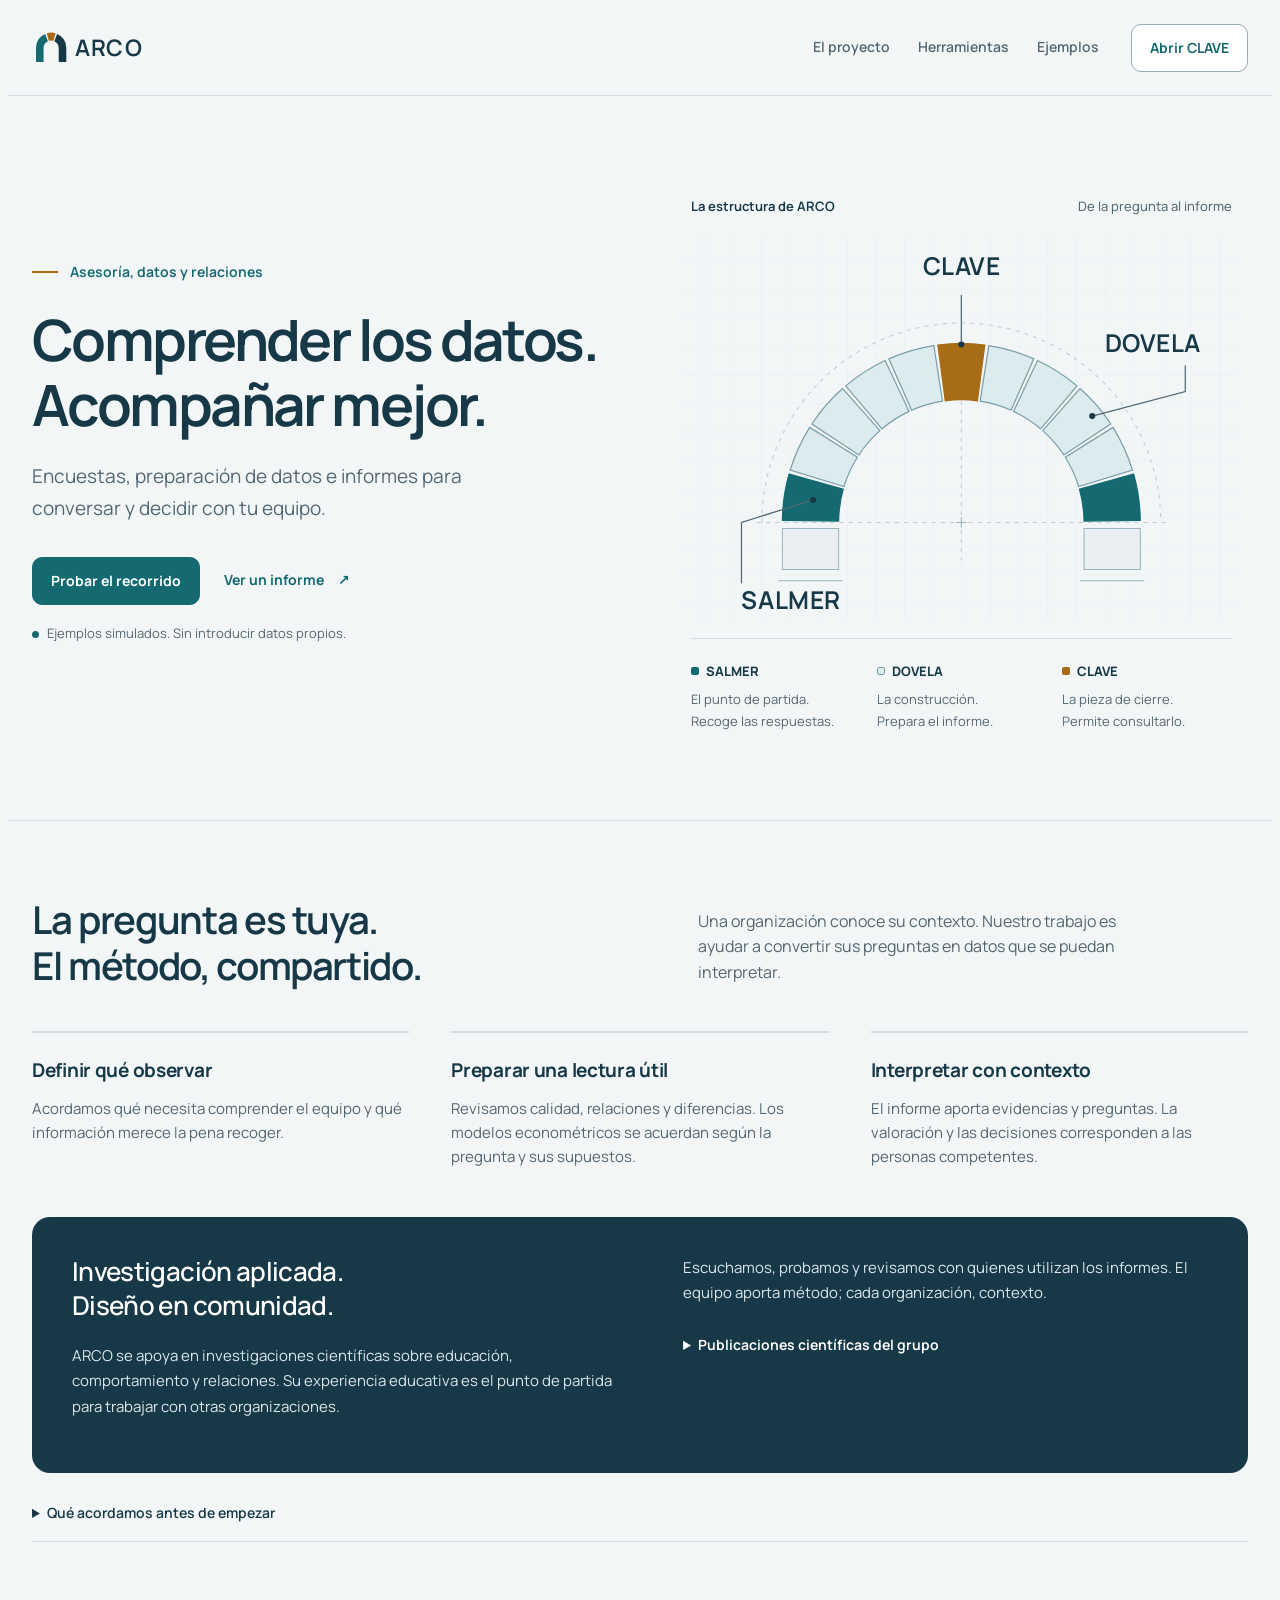
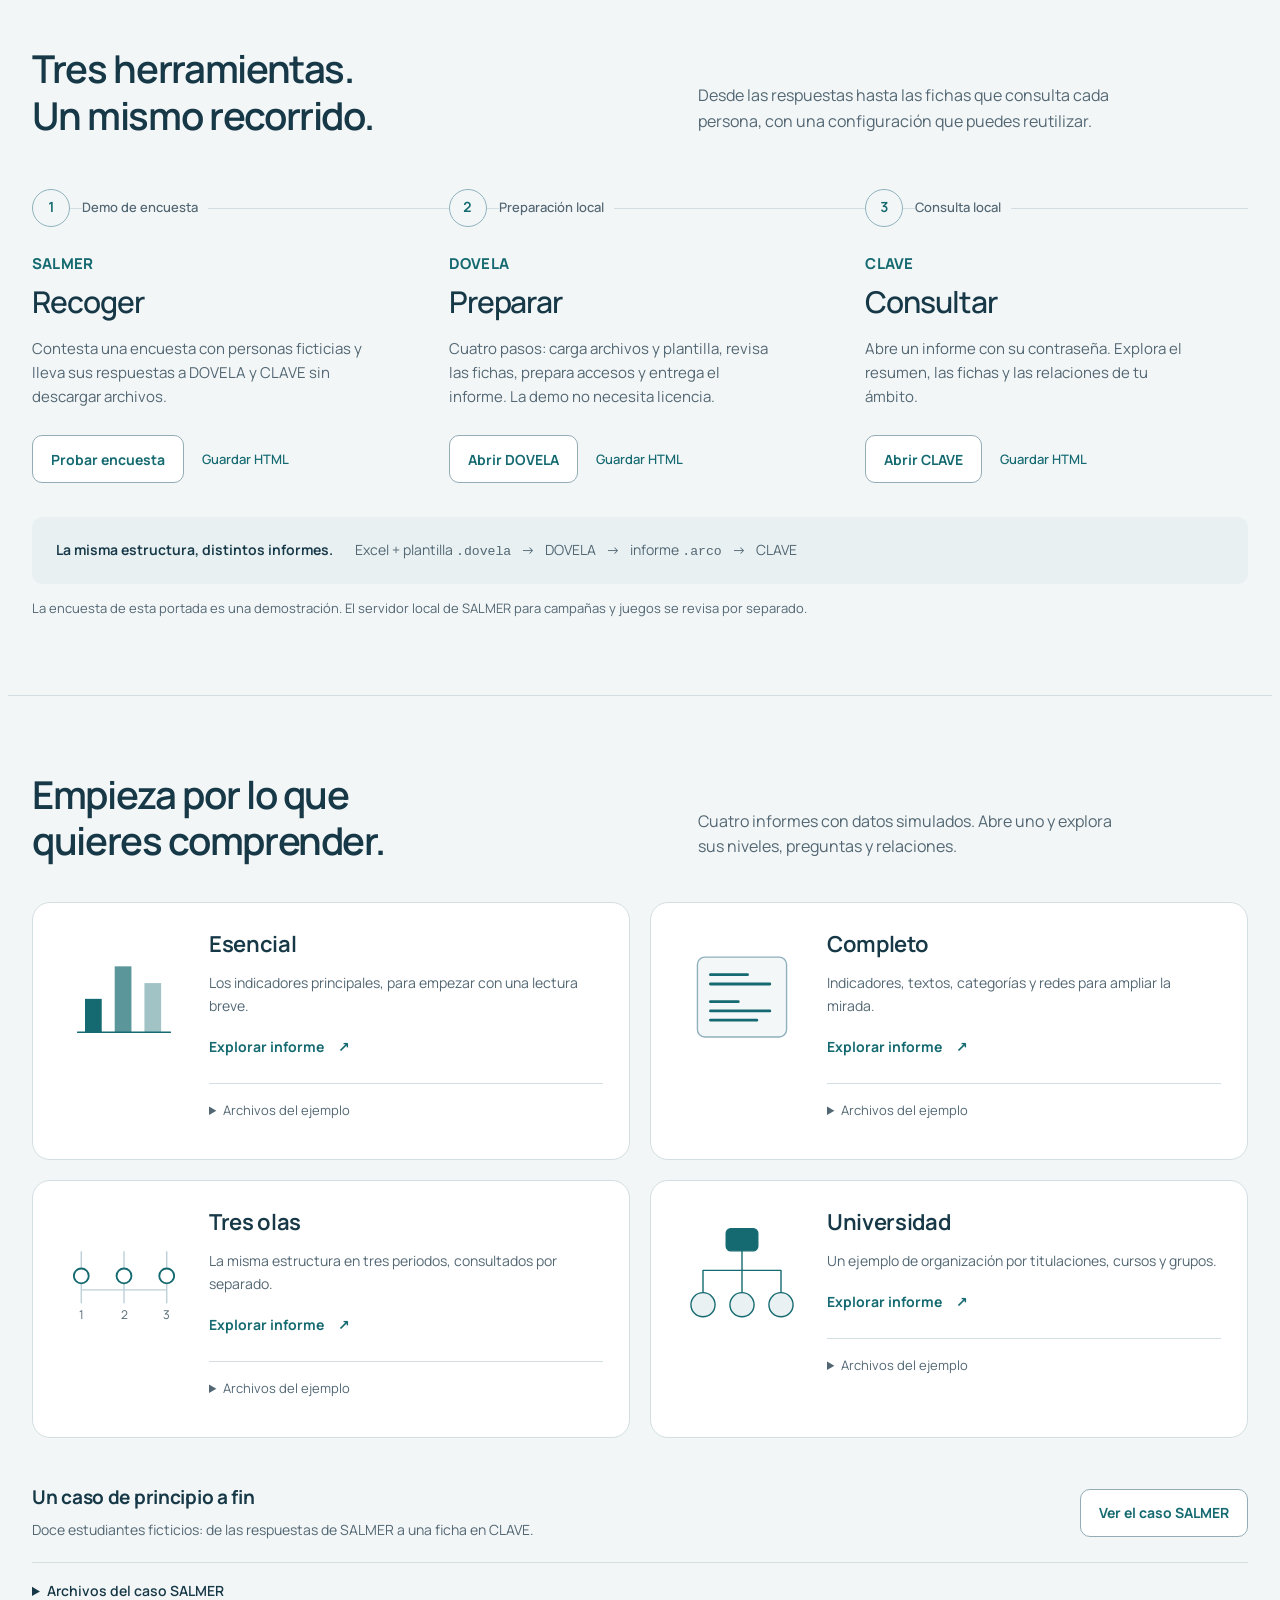
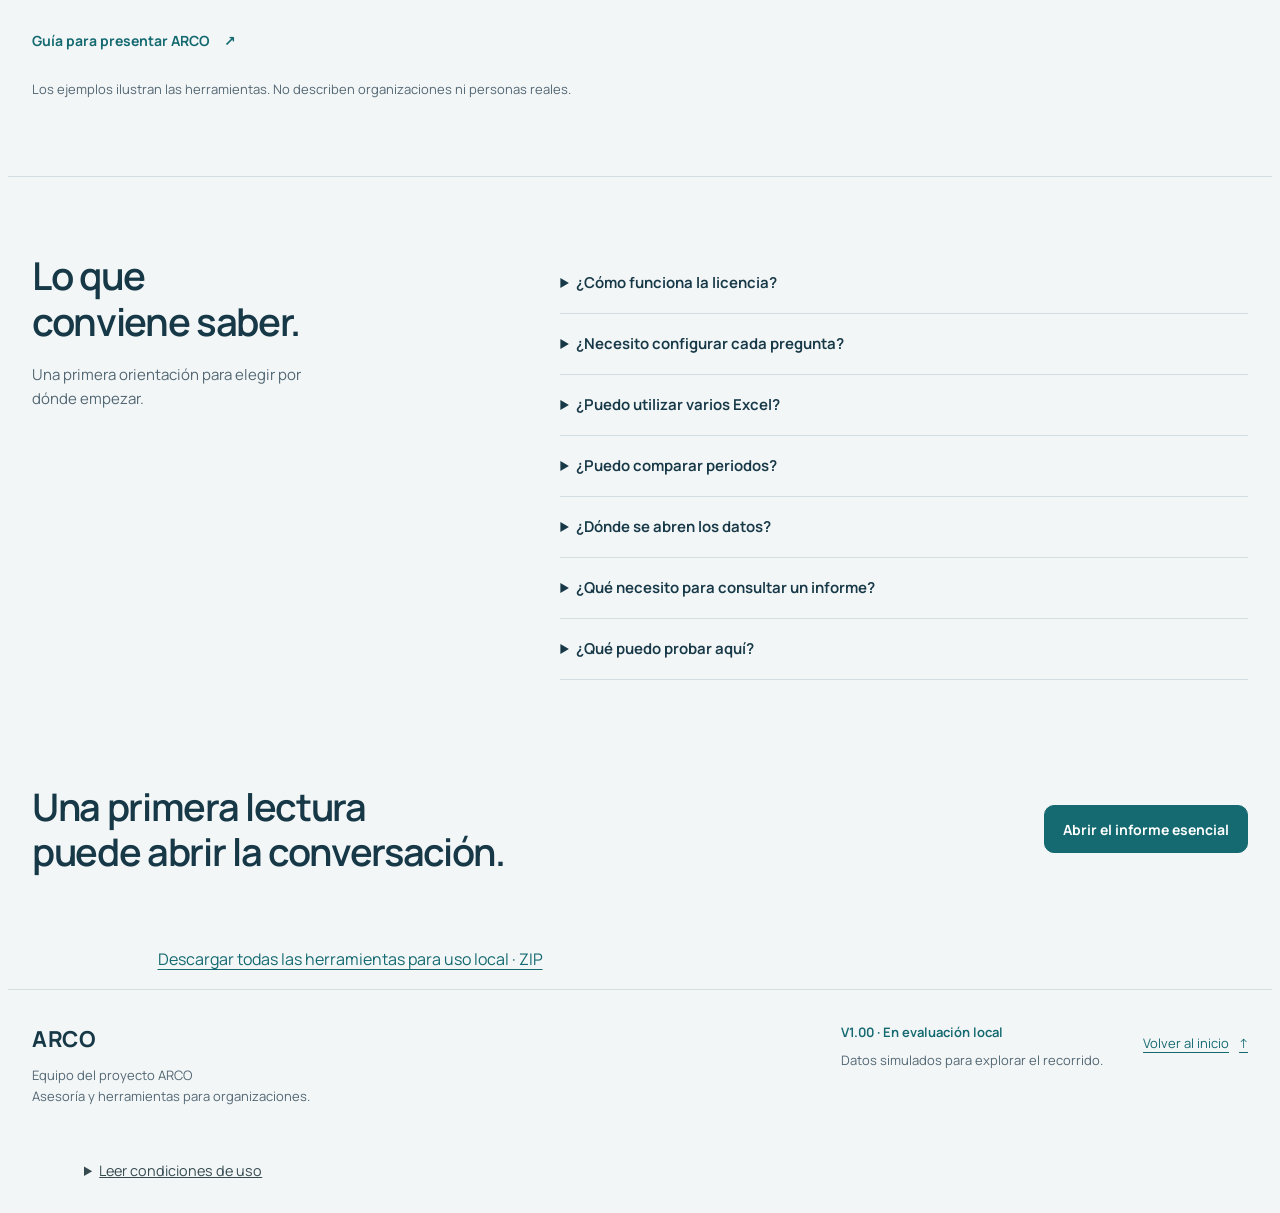
<file: index.html>
<!doctype html>
<html lang="es">
<head><meta http-equiv="Content-Security-Policy" content="default-src 'none'; style-src 'self' 'unsafe-inline'; font-src 'self' data:; img-src data:; base-uri 'none'; form-action 'none'; script-src 'self'">
  <meta charset="utf-8">
  <meta name="viewport" content="width=device-width,initial-scale=1">
  <meta name="color-scheme" content="light">
  <meta name="theme-color" content="#F3F6F7">
  <meta name="referrer" content="no-referrer">
  <meta name="description" content="ARCO conecta encuestas, preparación de datos e informes para comprender una organización. Explora SALMER, DOVELA y CLAVE con ejemplos simulados.">
  <title>ARCO · Comprender los datos. Acompañar mejor. · V1.00</title>
  <link rel="stylesheet" href="assets/style.d2b7ec16a4ae45b1.css" integrity="sha256-0rfsFqSuRbHwBYqO0Shno4uFInI0tHtY5zNm9xNiP24=" crossorigin="anonymous">
<meta name="application-version" content="V1.00"><link rel="stylesheet" href="assets/style.400111f77d7df2fe.css" integrity="sha256-QAER93198v5E9BQ46V7BTKhOQFukRFS3+H4umxU9Xnk=" crossorigin="anonymous"></head>
<body>
  <a class="skip" href="#contenido">Ir al contenido</a>
  <header class="site-header wrap">
    <a class="logo" href="#inicio" aria-label="ARCO · Inicio"><svg xmlns="http://www.w3.org/2000/svg" viewBox="0 0 316 96" role="img" aria-labelledby="title desc">
  <title id="title">ARCO</title>
  <desc id="desc">Identidad de ARCO, asesoría y herramientas para organizaciones.</desc>
  <path fill="#146A70" d="M10 83V48a38 38 0 0 1 23-35l7 18a19 19 0 0 0-11 17v35z"/>
  <path fill="#A86C16" d="M37 11a38 38 0 0 1 22 0l-5 19a19 19 0 0 0-12 0z"/>
  <path fill="#163847" d="M63 13a38 38 0 0 1 23 35v35H67V48a19 19 0 0 0-11-17z"/>
  <text x="108" y="69" fill="#163847" font-family="Manrope,'Segoe UI',sans-serif" font-size="57" font-weight="650" letter-spacing="3">ARCO</text>
</svg>
</a>
    <nav aria-label="Principal"><a href="#proyecto">El proyecto</a><a href="#herramientas">Herramientas</a><a href="#ejemplos">Ejemplos</a></nav>
    <a class="button header-action" href="CLAVE.html">Abrir CLAVE</a>
  </header>
  <main id="contenido" tabindex="-1">
    <section class="hero wrap" id="inicio" aria-labelledby="hero-title">
      <div class="hero-copy">
        <p class="hero-context">Asesoría, datos y relaciones</p>
        <h1 id="hero-title">Comprender los datos.<br>Acompañar mejor.</h1>
        <p class="lead">Encuestas, preparación de datos e informes para conversar y decidir con tu equipo.</p>
        <div class="actions"><a class="button primary" href="DEMO.html">Probar el recorrido</a><a class="text-link" href="#ejemplos">Ver un informe <span aria-hidden="true">↗</span></a></div>
        <p class="micro"><span class="sample-dot" aria-hidden="true"></span> Ejemplos simulados. Sin introducir datos propios.</p>
      </div>
      <figure class="hero-visual architecture-visual" aria-labelledby="architecture-caption">
        <div class="visual-top"><span>La estructura de ARCO</span><span class="drawing-tag">De la pregunta al informe</span></div>
        <svg xmlns="http://www.w3.org/2000/svg" class="architecture-svg" viewBox="0 0 560 390" role="img" aria-labelledby="arch-title arch-desc">
          <title id="arch-title">La estructura de ARCO</title>
          <desc id="arch-desc">El salmer es la pieza de arranque, en la base del arco. Las dovelas intermedias lo construyen. La clave es la pieza central superior que lo cierra. El dibujo relaciona estos elementos con las tres herramientas de ARCO.</desc>
          <defs><pattern id="arch-grid" width="28" height="28" patternUnits="userSpaceOnUse"><path d="M28 0H0V28" fill="none" stroke="#DCE6EA" stroke-width=".6"/></pattern></defs>
          <rect x="8" y="8" width="544" height="374" rx="10" fill="url(#arch-grid)"/>
          <g fill="none" stroke="#BACDD4" stroke-width="1" stroke-dasharray="4 5"><path d="M280 76V322M80 285H480"/><path d="M85 285a195 195 0 0 1 390 0"/></g>
          <g fill="#E9EFF2" stroke="#9BB4BF" stroke-width="1"><path d="M105 291h55v40h-55zM400 291h55v40h-55z"/></g>
          <path fill="#146A70" stroke="#146A70" stroke-width="1.2" d="M105.01 283.01 A175 175 0 0 1 111.54 237.60 L164.48 252.50 A120 120 0 0 0 160.01 283.64 Z"/>
          <path fill="#DCEBEE" stroke="#7A9EA9" stroke-width="1.2" d="M112.66 233.80 A175 175 0 0 1 131.72 192.06 L178.32 221.27 A120 120 0 0 0 165.25 249.89 Z"/>
          <path fill="#DCEBEE" stroke="#7A9EA9" stroke-width="1.2" d="M133.86 188.72 A175 175 0 0 1 163.91 154.05 L200.39 195.21 A120 120 0 0 0 179.79 218.98 Z"/>
          <path fill="#DCEBEE" stroke="#7A9EA9" stroke-width="1.2" d="M166.91 151.45 A175 175 0 0 1 205.50 126.65 L228.92 176.42 A120 120 0 0 0 202.45 193.42 Z"/>
          <path fill="#DCEBEE" stroke="#7A9EA9" stroke-width="1.2" d="M209.11 125.00 A175 175 0 0 1 253.13 112.07 L261.58 166.42 A120 120 0 0 0 231.39 175.29 Z"/>
          <path fill="#A86C16" stroke="#A86C16" stroke-width="1.2" d="M257.06 111.51 A175 175 0 0 1 302.94 111.51 L295.73 166.04 A120 120 0 0 0 264.27 166.04 Z"/>
          <path fill="#DCEBEE" stroke="#7A9EA9" stroke-width="1.2" d="M306.87 112.07 A175 175 0 0 1 350.89 125.00 L328.61 175.29 A120 120 0 0 0 298.42 166.42 Z"/>
          <path fill="#DCEBEE" stroke="#7A9EA9" stroke-width="1.2" d="M354.50 126.65 A175 175 0 0 1 393.09 151.45 L357.55 193.42 A120 120 0 0 0 331.08 176.42 Z"/>
          <path fill="#DCEBEE" stroke="#7A9EA9" stroke-width="1.2" d="M396.09 154.05 A175 175 0 0 1 426.14 188.72 L380.21 218.98 A120 120 0 0 0 359.61 195.21 Z"/>
          <path fill="#DCEBEE" stroke="#7A9EA9" stroke-width="1.2" d="M428.28 192.06 A175 175 0 0 1 447.34 233.80 L394.75 249.89 A120 120 0 0 0 381.68 221.27 Z"/>
          <path fill="#146A70" stroke="#146A70" stroke-width="1.2" d="M448.46 237.60 A175 175 0 0 1 454.99 283.01 L399.99 283.64 A120 120 0 0 0 395.52 252.50 Z"/>
          <g fill="none" stroke="#526773" stroke-width="1.2" stroke-linecap="round"><path d="M280 111V63"/><path d="M135 263 65 285V344"/><path d="m408 181 91-24v-25"/></g>
          <g fill="#163847"><circle cx="280" cy="111" r="3"/><circle cx="135" cy="263" r="3"/><circle cx="408" cy="181" r="3"/></g>
          <g font-family="Manrope,'Segoe UI',sans-serif" font-size="24" font-weight="650" letter-spacing=".5" fill="#163847"><text x="280" y="43" text-anchor="middle">CLAVE</text><text x="65" y="370" text-anchor="start">SALMER</text><text x="514" y="118" text-anchor="end">DOVELA</text></g>
          <g fill="none" stroke="#9BB4BF" stroke-width="1"><path d="M101 342h63M396 342h63M275 285h10M280 280v10"/></g>
        </svg>
        <figcaption id="architecture-caption" class="sr-only">Tres piezas para un mismo recorrido: recoger, preparar y consultar.</figcaption>
        <dl class="architecture-legend">
          <div><dt><span class="legend-dot salmer-dot" aria-hidden="true"></span>SALMER</dt><dd>El punto de partida.<br>Recoge las respuestas.</dd></div>
          <div><dt><span class="legend-dot dovela-dot" aria-hidden="true"></span>DOVELA</dt><dd>La construcción.<br>Prepara el informe.</dd></div>
          <div><dt><span class="legend-dot clave-dot" aria-hidden="true"></span>CLAVE</dt><dd>La pieza de cierre.<br>Permite consultarlo.</dd></div>
        </dl>
      </figure>
    </section>

    <section class="wrap section service-section" id="proyecto" aria-labelledby="service-title">
      <div class="section-heading" id="asesoria"><h2 id="service-title">La pregunta es tuya.<br>El método, compartido.</h2><p>Una organización conoce su contexto. Nuestro trabajo es ayudar a convertir sus preguntas en datos que se puedan interpretar.</p></div>
      <div class="service-grid">
        <article><h3>Definir qué observar</h3><p>Acordamos qué necesita comprender el equipo y qué información merece la pena recoger.</p></article>
        <article><h3>Preparar una lectura útil</h3><p>Revisamos calidad, relaciones y diferencias. Los modelos econométricos se acuerdan según la pregunta y sus supuestos.</p></article>
        <article><h3>Interpretar con contexto</h3><p>El informe aporta evidencias y preguntas. La valoración y las decisiones corresponden a las personas competentes.</p></article>
      </div>
      <div class="service-experience">
        <div class="experience-intro"><h3>Investigación aplicada.<br>Diseño en comunidad.</h3><p>ARCO se apoya en investigaciones científicas sobre educación, comportamiento y relaciones. Su experiencia educativa es el punto de partida para trabajar con otras organizaciones.</p></div>
        <div class="experience-detail"><p>Escuchamos, probamos y revisamos con quienes utilizan los informes. El equipo aporta método; cada organización, contexto.</p>
          <details class="research-publications"><summary>Publicaciones científicas del grupo</summary><ul>
            <li><a href="https://loyolabehlab.org/publications/teenslab-dataset-economic-preferences-and-cognitive-abilities-among-teenagers-2/">Economic preferences and cognitive abilities among teenagers in Spain</a><span>Scientific Data · 2025</span></li>
            <li><a href="https://loyolabehlab.org/publications/the-baking-of-preferences-throughout-high-school-3/">The baking of preferences throughout high school</a><span>Journal of Behavioral and Experimental Economics · 2025</span></li>
            <li><a href="https://loyolabehlab.org/publications/triadic-influence-as-a-proxy-for-compatibility-in-social-relationships/">Triadic influence as a proxy for compatibility in social relationships</a><span>PNAS · 2023</span></li>
            <li><a href="https://loyolabehlab.org/publications/stability-of-the-personal-relationship-networks-in-a-longitudinal-study-of-middle-school-students/">Stability of the personal relationship networks in a longitudinal study of middle school students</a><span>Scientific Reports · 2023</span></li>
          </ul></details>
        </div>
      </div>
      <details class="service-detail"><summary>Qué acordamos antes de empezar</summary><p>Pregunta, participantes, datos, entregas, calendario y responsabilidades. La asesoría define ese alcance con tu organización.</p><p>La aplicación consulta indicadores preparados. Los modelos econométricos y la evaluación de efectos requieren un diseño específico; no son conclusiones automáticas del informe.</p></details>
    </section>

    <section class="wrap section tools-section" id="herramientas" aria-labelledby="tools-title">
      <div class="section-heading"><h2 id="tools-title">Tres herramientas.<br>Un mismo recorrido.</h2><p>Desde las respuestas hasta las fichas que consulta cada persona, con una configuración que puedes reutilizar.</p></div>
      <div class="tool-grid">
        <article class="tool-card"><div class="tool-top"><span class="tool-symbol" aria-label="Paso 1">1</span><span class="status">Demo de encuesta</span></div><h3>SALMER</h3><p class="tool-purpose">Recoger</p><p>Contesta una encuesta con personas ficticias y lleva sus respuestas a DOVELA y CLAVE sin descargar archivos.</p><div class="tool-actions"><a class="button" href="DEMO.html">Probar encuesta</a><a class="text-link" href="downloads/SALMER.html" download aria-label="Guardar SALMER para usar en local">Guardar HTML</a></div></article>
        <article class="tool-card"><div class="tool-top"><span class="tool-symbol" aria-label="Paso 2">2</span><span class="status">Preparación local</span></div><h3>DOVELA</h3><p class="tool-purpose">Preparar</p><p>Cuatro pasos: carga archivos y plantilla, revisa las fichas, prepara accesos y entrega el informe. La demo no necesita licencia.</p><div class="tool-actions"><a class="button" href="DOVELA.html">Abrir DOVELA</a><a class="text-link" href="downloads/DOVELA.html" download aria-label="Guardar DOVELA para usar en local">Guardar HTML</a></div></article>
        <article class="tool-card"><div class="tool-top"><span class="tool-symbol" aria-label="Paso 3">3</span><span class="status">Consulta local</span></div><h3>CLAVE</h3><p class="tool-purpose">Consultar</p><p>Abre un informe con su contraseña. Explora el resumen, las fichas y las relaciones de tu ámbito.</p><div class="tool-actions"><a class="button" href="CLAVE.html">Abrir CLAVE</a><a class="text-link" href="downloads/CLAVE.html" download aria-label="Guardar CLAVE para usar en local">Guardar HTML</a></div></article>
      </div>
      <div class="workflow-note"><strong>La misma estructura, distintos informes.</strong><span>Excel + plantilla <code>.dovela</code> <span aria-hidden="true">→</span> DOVELA <span aria-hidden="true">→</span> informe <code>.arco</code> <span aria-hidden="true">→</span> CLAVE</span></div>
      <p class="tools-note">La encuesta de esta portada es una demostración. El servidor local de SALMER para campañas y juegos se revisa por separado.</p>
    </section>

    <section class="wrap section examples-section" id="ejemplos" aria-labelledby="examples-title">
      <div class="section-heading"><h2 id="examples-title">Empieza por lo que<br>quieres comprender.</h2><p>Cuatro informes con datos simulados. Abre uno y explora sus niveles, preguntas y relaciones.</p></div>
      <div class="example-grid">
        <article class="example-card"><div class="example-art essential" aria-hidden="true"><svg viewBox="0 0 140 120"><path d="M20 98H120"/><rect x="28" y="62" width="18" height="36"/><rect x="60" y="27" width="18" height="71"/><rect x="92" y="45" width="18" height="53"/></svg></div><div class="example-body"><h3>Esencial</h3><p>Los indicadores principales, para empezar con una lectura breve.</p><a class="text-link" href="CLAVE.html#ejemplo-esencial" aria-label="Explorar informe esencial">Explorar informe <span aria-hidden="true">↗</span></a><details><summary>Archivos del ejemplo</summary><a href="ejemplos/esencial/informe.dovela" download>Plantilla .dovela</a><a href="ejemplos/esencial/informe.arco" download>Informe .arco</a><a href="ejemplos/esencial/centro-6701.xlsx" download>Excel · centro-6701.xlsx</a><a href="ejemplos/esencial/centro-6702.xlsx" download>Excel · centro-6702.xlsx</a><p>Clave de ejemplo: <code>pesquerir-podar-sonada-animado-sumergir-rebolledo-trocir-bisiesto</code></p></details></div></article>
        <article class="example-card"><div class="example-art complete" aria-hidden="true"><svg viewBox="0 0 140 120"><rect x="22" y="17" width="96" height="86" rx="8"/><path d="M36 36H76M36 46H100M36 65H66M36 75H100M36 85H86"/></svg></div><div class="example-body"><h3>Completo</h3><p>Indicadores, textos, categorías y redes para ampliar la mirada.</p><a class="text-link" href="CLAVE.html#ejemplo-completo" aria-label="Explorar informe completo">Explorar informe <span aria-hidden="true">↗</span></a><details><summary>Archivos del ejemplo</summary><a href="ejemplos/completo/informe.dovela" download>Plantilla .dovela</a><a href="ejemplos/completo/informe.arco" download>Informe .arco</a><a href="ejemplos/completo/encuesta.xlsx" download>Excel · encuesta.xlsx</a><p>Clave de ejemplo: <code>hipido-bandas-tendida-adefesio-corcovar-rictus-sondaleza-tribu</code></p></details></div></article>
        <article class="example-card"><div class="example-art waves" aria-hidden="true"><svg viewBox="0 0 140 120"><path d="M24 76H116M24 35V90M70 35V90M116 35V90"/><circle cx="24" cy="61" r="8"/><circle cx="70" cy="61" r="8"/><circle cx="116" cy="61" r="8"/><text x="24" y="107">1</text><text x="70" y="107">2</text><text x="116" y="107">3</text></svg></div><div class="example-body"><h3>Tres olas</h3><p>La misma estructura en tres periodos, consultados por separado.</p><a class="text-link" href="CLAVE.html#ejemplo-tres-olas" aria-label="Explorar informe de tres olas">Explorar informe <span aria-hidden="true">↗</span></a><details><summary>Archivos del ejemplo</summary><a href="ejemplos/tres-olas/informe.dovela" download>Plantilla .dovela</a><a href="ejemplos/tres-olas/informe.arco" download>Informe .arco</a><a href="ejemplos/tres-olas/cierre.xlsx" download>Excel · cierre.xlsx</a><a href="ejemplos/tres-olas/inicio.xlsx" download>Excel · inicio.xlsx</a><a href="ejemplos/tres-olas/seguimiento.xlsx" download>Excel · seguimiento.xlsx</a><p>Clave de ejemplo: <code>otorgar-azotina-fornitura-furtivo-mordedura-rostir-berebere-hornecino</code></p></details></div></article>
        <article class="example-card"><div class="example-art university" aria-hidden="true"><svg viewBox="0 0 140 120"><path d="M70 28V55M28 55H112M28 55V82M70 55V82M112 55V82"/><rect x="53" y="10" width="34" height="24" rx="5"/><circle cx="28" cy="92" r="13"/><circle cx="70" cy="92" r="13"/><circle cx="112" cy="92" r="13"/></svg></div><div class="example-body"><h3>Universidad</h3><p>Un ejemplo de organización por titulaciones, cursos y grupos.</p><a class="text-link" href="CLAVE.html#ejemplo-universidad" aria-label="Explorar informe universitario">Explorar informe <span aria-hidden="true">↗</span></a><details><summary>Archivos del ejemplo</summary><a href="ejemplos/universidad/informe.dovela" download>Plantilla .dovela</a><a href="ejemplos/universidad/informe.arco" download>Informe .arco</a><a href="ejemplos/universidad/universidad.xlsx" download>Excel · universidad.xlsx</a><p>Clave de ejemplo: <code>harnero-tundir-mestizaje-najerino-estaros-reguilar-diazoar-diantre</code></p></details></div></article>
      </div>
      <div class="salmer-case"><div><h3>Un caso de principio a fin</h3><p>Doce estudiantes ficticios: de las respuestas de SALMER a una ficha en CLAVE.</p></div><a class="button" href="CLAVE-SALMER.html">Ver el caso SALMER</a></div>
      <details class="example-files"><summary>Archivos del caso SALMER</summary><div class="file-links"><a href="ejemplos/salmer/SALMER-ejemplo-completo.xlsx" download>Excel de respuestas</a><a href="ejemplos/salmer/SALMER-ejemplo-completo.dovela" download>Plantilla .dovela</a><a href="ejemplos/salmer/SALMER-ejemplo-completo.arco" download>Informe .arco</a></div><p>Contraseña del ejemplo: <code>Rata39Gato</code></p></details>
      <p><a class="text-link" href="GUIA.html">Guía para presentar ARCO <span aria-hidden="true">↗</span></a></p>
      <p class="examples-note">Los ejemplos ilustran las herramientas. No describen organizaciones ni personas reales.</p>
    </section>

    <section class="wrap section faq-section" aria-labelledby="faq-title"><div><h2 id="faq-title">Lo que conviene saber.</h2><p class="faq-intro">Una primera orientación para elegir por dónde empezar.</p></div><div class="faq"><details><summary>¿Cómo funciona la licencia?</summary><p>La demo incluida no necesita licencia. Para generar informes con archivos propios, DOVELA requiere una licencia firmada del centro. Al caducar, CLAVE sigue abriendo los informes ya emitidos. Esta edición local requiere configurar el emisor antes de activar centros.</p></details>
      <details><summary>¿Necesito configurar cada pregunta?</summary><p>No, si el equipo de diseño te entrega una plantilla compatible con tu Excel. Carga ambos en DOVELA y revisa el informe. Puedes personalizar etiquetas, variables y presentación.</p></details>
      <details><summary>¿Puedo utilizar varios Excel?</summary><p>Hasta diez archivos del mismo periodo o tres olas. Cada persona debe conservar su identificador y la correspondencia de su organización. Convivencia e ISAT requieren sus propias plantillas: no mezcles ambos formatos en una importación.</p></details>
      <details><summary>¿Puedo comparar periodos?</summary><p>Puedes consultar tres olas por separado. Interpretar cambios exige revisar la comparabilidad de medidas, participación y referencias. Una diferencia no demuestra el efecto de una actuación.</p></details>
      <details><summary>¿Dónde se abren los datos?</summary><p>DOVELA y CLAVE procesan los archivos en tu navegador, sin enviarlos a un servicio remoto. Cerrar la consulta no elimina los archivos descargados. SALMER con servidor es una instalación diferente, que conserva las respuestas confirmadas.</p></details>
      <details><summary>¿Qué necesito para consultar un informe?</summary><p>El archivo <code>.arco</code>, su contraseña y CLAVE. El acceso abre el ámbito preparado para su destinatario.</p></details>
      <details><summary>¿Qué puedo probar aquí?</summary><p>La demo de SALMER, la preparación de informes en DOVELA y la consulta en CLAVE. Puedes guardar los HTML para usarlos sin conexión. El servidor de encuestas y juegos de SALMER se evalúa en una instalación local separada. El seguimiento compartido de actuaciones no está implementado.</p></details>
    </div></section>
    <section class="wrap closing" aria-labelledby="closing-title"><div><h2 id="closing-title">Una primera lectura<br>puede abrir la conversación.</h2></div><a class="button primary" href="CLAVE.html#ejemplo-esencial">Abrir el informe esencial</a></section>
  <p class="section-intro" style="text-align:center"><a href="downloads/ARCO-Local.zip" download="ARCO-V1.00-Local.zip">Descargar todas las herramientas para uso local · ZIP</a></p></main>
  <footer class="site-footer wrap"><div><strong>ARCO</strong><p>Equipo del proyecto ARCO<br>Asesoría y herramientas para organizaciones.</p></div><div><span class="edition">V1.00 · En evaluación local</span><p>Datos simulados para explorar el recorrido.</p></div><a href="#inicio">Volver al inicio <span aria-hidden="true">↑</span></a></footer>
<section class="arco-terms" aria-label="Condiciones de uso" style="max-width:72rem;margin:1rem auto;padding:0 1.25rem"><details><summary>Leer condiciones de uso</summary><div class="arco-terms-box"><p class="arco-terms-note">Borrador local · 2026-10-28-borrador-2</p><h3>Titular y contacto del proyecto</h3><p>Antonio Alfonso · aalfonso@us.es. Institución de vinculación académica: Universidad de Sevilla. Esta vinculación no atribuye a la Universidad la titularidad del servicio, la responsabilidad del tratamiento ni un aval institucional.</p><h3>Estado del texto</h3><p>Borrador para revisión local. Deben completarse los datos legales del prestador y la información de privacidad de cada tratamiento. Este texto no constituye todavía un aviso legal ni una política de privacidad completos. La titularidad del servicio no determina por sí sola quién es responsable del tratamiento de los datos de un centro.</p><h3>Investigación y evaluación ética</h3><p>Estas condiciones no acreditan aprobación ética. Cuando ARCO se utilice en una investigación con personas o datos personales, el estudio deberá contar con la evaluación y autorizaciones que le correspondan antes de iniciarse. Las casillas de la aplicación no sustituyen la información a participantes, los consentimientos o asentimientos aplicables ni la autorización del centro.</p><h3>Finalidad y límites del informe</h3><p>ARCO presenta una fotografía de los datos disponibles para el ámbito y periodo seleccionados. Las olas se consultan por separado; el informe no se actualiza automáticamente ni describe necesariamente la situación actual. Los resultados dependen de las respuestas, la participación, la calidad del archivo y la configuración aplicada. Una ausencia de datos no equivale a ausencia de dificultades.</p><h3>Interpretación profesional</h3><p>La interpretación y las actuaciones corresponden a profesionales competentes, atendiendo al contexto y a otras evidencias. La herramienta no emite diagnósticos ni determina por sí sola la existencia o ausencia de acoso. No debe ser la única base de sanciones, etiquetas o decisiones con efectos relevantes sobre estudiantes. Una señal requiere revisión; su ausencia no justifica desatender una comunicación ni sustituye los protocolos de protección del centro.</p><h3>Uso autorizado</h3><p>Quien carga, consulta o entrega información declara actuar con autorización y dentro de las funciones que tiene asignadas. Debe utilizar únicamente los datos necesarios para la finalidad acordada, revisar el centro, periodo y ámbito, y comunicar errores por el canal autorizado. Poseer un archivo o una contraseña no concede por sí solo autorización para cualquier uso.</p><h3>Confidencialidad y distribución</h3><p>No se publicarán resultados identificables, clasificaciones de estudiantes ni capturas en canales no autorizados. Antes de entregar un informe se revisarán los destinatarios, los ámbitos y el permiso de exportación. Los informes y las claves se custodiarán separados y se compartirán por canales autorizados, según las instrucciones y los plazos de conservación del centro. Al terminar se cerrará la consulta, incluidas las vistas previas abiertas.</p><h3>PDF y copias</h3><p>El PDF contiene una copia del ámbito y periodo visibles. CLAVE crea una contraseña aleatoria para los PDF de cada consulta. Entrega la contraseña por separado. Los archivos descargados permanecen en el dispositivo tras cerrar la sesión.</p><h3>Procesamiento y privacidad</h3><p>En esta edición, DOVELA y CLAVE procesan los archivos seleccionados en el navegador sin remitir su contenido a un servidor de ARCO. No se guardan encuestas, claves ni aceptaciones de forma persistente por estas aplicaciones. Esto no elimina los archivos descargados ni las pestañas de vista previa abiertas. La visita a la web sí implica solicitudes al proveedor de alojamiento; no debe describirse como ausencia de toda comunicación por internet.</p><h3>Responsabilidades de cada parte</h3><p>El centro o la entidad que corresponda determina la finalidad, la legitimación, las personas autorizadas, la conservación y la información a participantes según su intervención real. El usuario debe seguir esas instrucciones y actuar con diligencia. El equipo proveedor, los autores y las instituciones vinculadas conservan las obligaciones que legal o contractualmente les correspondan. Esta declaración no traslada al usuario responsabilidades ajenas, no exonera de defectos imputables ni limita derechos irrenunciables.</p><h3>Qué significa marcar la casilla</h3><p>La casilla expresa una declaración de lectura y compromiso de uso en esta sesión. No sustituye el consentimiento de estudiantes o familias cuando sea necesario, la base jurídica del tratamiento, un contrato con el centro ni los acuerdos entre responsables y encargados. No se envía ni conserva un registro probatorio de aceptación, ni se verifica la identidad de quien marca la casilla.</p><h3>Incidencias</h3><p>Ante errores de datos o indicios de acceso o difusión no autorizados, se debe suspender el uso o la distribución afectados y comunicarlo al responsable designado por el centro, mediante su canal establecido. No se incluirán datos de estudiantes ni claves en solicitudes de soporte por canales no autorizados.</p><a download="ARCO-condiciones-2026-10-28-borrador-2.txt" href="data:text/plain;charset=utf-8,Condiciones%20de%20uso%20y%20confidencialidad%0AVersi%C3%B3n%202026-10-28-borrador-2%0A%0ATitular%20y%20contacto%20del%20proyecto%0AAntonio%20Alfonso%20%C2%B7%20aalfonso%40us.es.%20Instituci%C3%B3n%20de%20vinculaci%C3%B3n%20acad%C3%A9mica%3A%20Universidad%20de%20Sevilla.%20Esta%20vinculaci%C3%B3n%20no%20atribuye%20a%20la%20Universidad%20la%20titularidad%20del%20servicio%2C%20la%20responsabilidad%20del%20tratamiento%20ni%20un%20aval%20institucional.%0A%0AEstado%20del%20texto%0ABorrador%20para%20revisi%C3%B3n%20local.%20Deben%20completarse%20los%20datos%20legales%20del%20prestador%20y%20la%20informaci%C3%B3n%20de%20privacidad%20de%20cada%20tratamiento.%20Este%20texto%20no%20constituye%20todav%C3%ADa%20un%20aviso%20legal%20ni%20una%20pol%C3%ADtica%20de%20privacidad%20completos.%20La%20titularidad%20del%20servicio%20no%20determina%20por%20s%C3%AD%20sola%20qui%C3%A9n%20es%20responsable%20del%20tratamiento%20de%20los%20datos%20de%20un%20centro.%0A%0AInvestigaci%C3%B3n%20y%20evaluaci%C3%B3n%20%C3%A9tica%0AEstas%20condiciones%20no%20acreditan%20aprobaci%C3%B3n%20%C3%A9tica.%20Cuando%20ARCO%20se%20utilice%20en%20una%20investigaci%C3%B3n%20con%20personas%20o%20datos%20personales%2C%20el%20estudio%20deber%C3%A1%20contar%20con%20la%20evaluaci%C3%B3n%20y%20autorizaciones%20que%20le%20correspondan%20antes%20de%20iniciarse.%20Las%20casillas%20de%20la%20aplicaci%C3%B3n%20no%20sustituyen%20la%20informaci%C3%B3n%20a%20participantes%2C%20los%20consentimientos%20o%20asentimientos%20aplicables%20ni%20la%20autorizaci%C3%B3n%20del%20centro.%0A%0AFinalidad%20y%20l%C3%ADmites%20del%20informe%0AARCO%20presenta%20una%20fotograf%C3%ADa%20de%20los%20datos%20disponibles%20para%20el%20%C3%A1mbito%20y%20periodo%20seleccionados.%20Las%20olas%20se%20consultan%20por%20separado%3B%20el%20informe%20no%20se%20actualiza%20autom%C3%A1ticamente%20ni%20describe%20necesariamente%20la%20situaci%C3%B3n%20actual.%20Los%20resultados%20dependen%20de%20las%20respuestas%2C%20la%20participaci%C3%B3n%2C%20la%20calidad%20del%20archivo%20y%20la%20configuraci%C3%B3n%20aplicada.%20Una%20ausencia%20de%20datos%20no%20equivale%20a%20ausencia%20de%20dificultades.%0A%0AInterpretaci%C3%B3n%20profesional%0ALa%20interpretaci%C3%B3n%20y%20las%20actuaciones%20corresponden%20a%20profesionales%20competentes%2C%20atendiendo%20al%20contexto%20y%20a%20otras%20evidencias.%20La%20herramienta%20no%20emite%20diagn%C3%B3sticos%20ni%20determina%20por%20s%C3%AD%20sola%20la%20existencia%20o%20ausencia%20de%20acoso.%20No%20debe%20ser%20la%20%C3%BAnica%20base%20de%20sanciones%2C%20etiquetas%20o%20decisiones%20con%20efectos%20relevantes%20sobre%20estudiantes.%20Una%20se%C3%B1al%20requiere%20revisi%C3%B3n%3B%20su%20ausencia%20no%20justifica%20desatender%20una%20comunicaci%C3%B3n%20ni%20sustituye%20los%20protocolos%20de%20protecci%C3%B3n%20del%20centro.%0A%0AUso%20autorizado%0AQuien%20carga%2C%20consulta%20o%20entrega%20informaci%C3%B3n%20declara%20actuar%20con%20autorizaci%C3%B3n%20y%20dentro%20de%20las%20funciones%20que%20tiene%20asignadas.%20Debe%20utilizar%20%C3%BAnicamente%20los%20datos%20necesarios%20para%20la%20finalidad%20acordada%2C%20revisar%20el%20centro%2C%20periodo%20y%20%C3%A1mbito%2C%20y%20comunicar%20errores%20por%20el%20canal%20autorizado.%20Poseer%20un%20archivo%20o%20una%20contrase%C3%B1a%20no%20concede%20por%20s%C3%AD%20solo%20autorizaci%C3%B3n%20para%20cualquier%20uso.%0A%0AConfidencialidad%20y%20distribuci%C3%B3n%0ANo%20se%20publicar%C3%A1n%20resultados%20identificables%2C%20clasificaciones%20de%20estudiantes%20ni%20capturas%20en%20canales%20no%20autorizados.%20Antes%20de%20entregar%20un%20informe%20se%20revisar%C3%A1n%20los%20destinatarios%2C%20los%20%C3%A1mbitos%20y%20el%20permiso%20de%20exportaci%C3%B3n.%20Los%20informes%20y%20las%20claves%20se%20custodiar%C3%A1n%20separados%20y%20se%20compartir%C3%A1n%20por%20canales%20autorizados%2C%20seg%C3%BAn%20las%20instrucciones%20y%20los%20plazos%20de%20conservaci%C3%B3n%20del%20centro.%20Al%20terminar%20se%20cerrar%C3%A1%20la%20consulta%2C%20incluidas%20las%20vistas%20previas%20abiertas.%0A%0APDF%20y%20copias%0AEl%20PDF%20contiene%20una%20copia%20del%20%C3%A1mbito%20y%20periodo%20visibles.%20CLAVE%20crea%20una%20contrase%C3%B1a%20aleatoria%20para%20los%20PDF%20de%20cada%20consulta.%20Entrega%20la%20contrase%C3%B1a%20por%20separado.%20Los%20archivos%20descargados%20permanecen%20en%20el%20dispositivo%20tras%20cerrar%20la%20sesi%C3%B3n.%0A%0AProcesamiento%20y%20privacidad%0AEn%20esta%20edici%C3%B3n%2C%20DOVELA%20y%20CLAVE%20procesan%20los%20archivos%20seleccionados%20en%20el%20navegador%20sin%20remitir%20su%20contenido%20a%20un%20servidor%20de%20ARCO.%20No%20se%20guardan%20encuestas%2C%20claves%20ni%20aceptaciones%20de%20forma%20persistente%20por%20estas%20aplicaciones.%20Esto%20no%20elimina%20los%20archivos%20descargados%20ni%20las%20pesta%C3%B1as%20de%20vista%20previa%20abiertas.%20La%20visita%20a%20la%20web%20s%C3%AD%20implica%20solicitudes%20al%20proveedor%20de%20alojamiento%3B%20no%20debe%20describirse%20como%20ausencia%20de%20toda%20comunicaci%C3%B3n%20por%20internet.%0A%0AResponsabilidades%20de%20cada%20parte%0AEl%20centro%20o%20la%20entidad%20que%20corresponda%20determina%20la%20finalidad%2C%20la%20legitimaci%C3%B3n%2C%20las%20personas%20autorizadas%2C%20la%20conservaci%C3%B3n%20y%20la%20informaci%C3%B3n%20a%20participantes%20seg%C3%BAn%20su%20intervenci%C3%B3n%20real.%20El%20usuario%20debe%20seguir%20esas%20instrucciones%20y%20actuar%20con%20diligencia.%20El%20equipo%20proveedor%2C%20los%20autores%20y%20las%20instituciones%20vinculadas%20conservan%20las%20obligaciones%20que%20legal%20o%20contractualmente%20les%20correspondan.%20Esta%20declaraci%C3%B3n%20no%20traslada%20al%20usuario%20responsabilidades%20ajenas%2C%20no%20exonera%20de%20defectos%20imputables%20ni%20limita%20derechos%20irrenunciables.%0A%0AQu%C3%A9%20significa%20marcar%20la%20casilla%0ALa%20casilla%20expresa%20una%20declaraci%C3%B3n%20de%20lectura%20y%20compromiso%20de%20uso%20en%20esta%20sesi%C3%B3n.%20No%20sustituye%20el%20consentimiento%20de%20estudiantes%20o%20familias%20cuando%20sea%20necesario%2C%20la%20base%20jur%C3%ADdica%20del%20tratamiento%2C%20un%20contrato%20con%20el%20centro%20ni%20los%20acuerdos%20entre%20responsables%20y%20encargados.%20No%20se%20env%C3%ADa%20ni%20conserva%20un%20registro%20probatorio%20de%20aceptaci%C3%B3n%2C%20ni%20se%20verifica%20la%20identidad%20de%20quien%20marca%20la%20casilla.%0A%0AIncidencias%0AAnte%20errores%20de%20datos%20o%20indicios%20de%20acceso%20o%20difusi%C3%B3n%20no%20autorizados%2C%20se%20debe%20suspender%20el%20uso%20o%20la%20distribuci%C3%B3n%20afectados%20y%20comunicarlo%20al%20responsable%20designado%20por%20el%20centro%2C%20mediante%20su%20canal%20establecido.%20No%20se%20incluir%C3%A1n%20datos%20de%20estudiantes%20ni%20claves%20en%20solicitudes%20de%20soporte%20por%20canales%20no%20autorizados.">Descargar este texto</a></div></details></section></body>
</html>
</file>
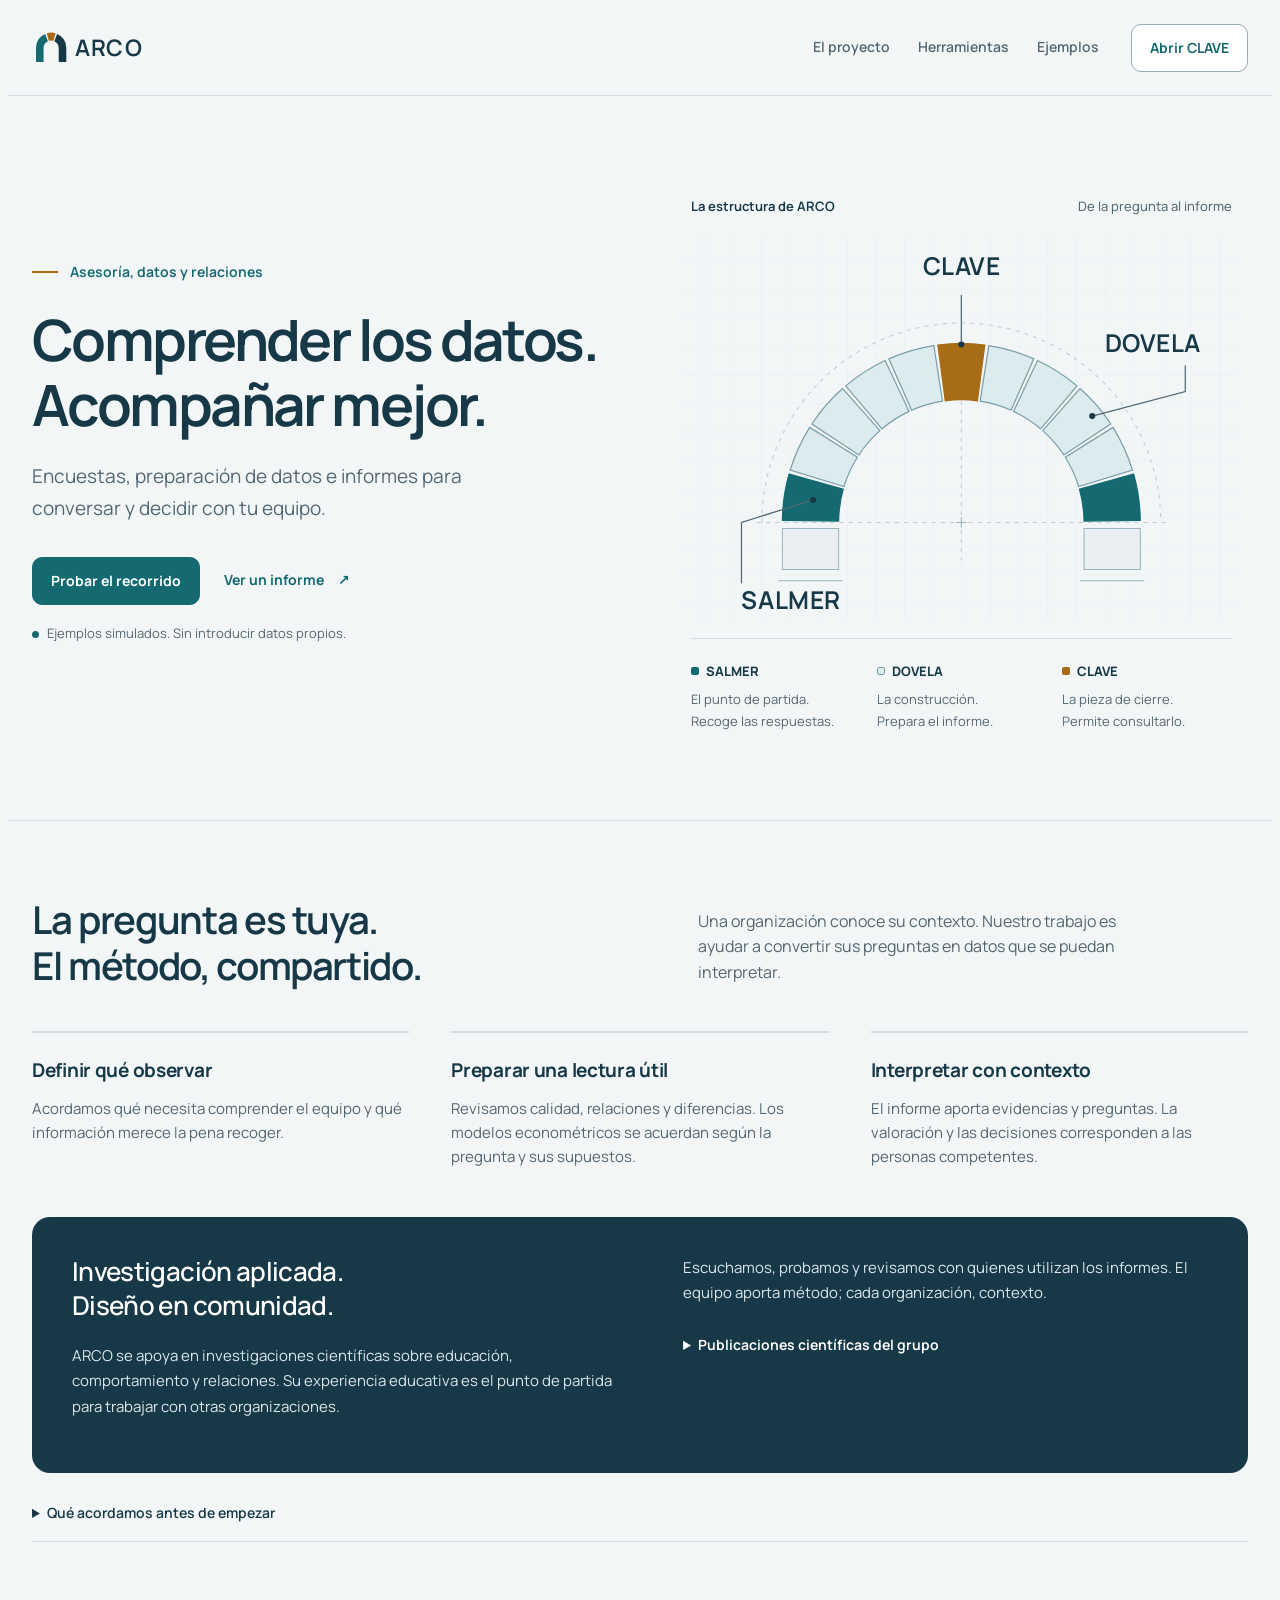
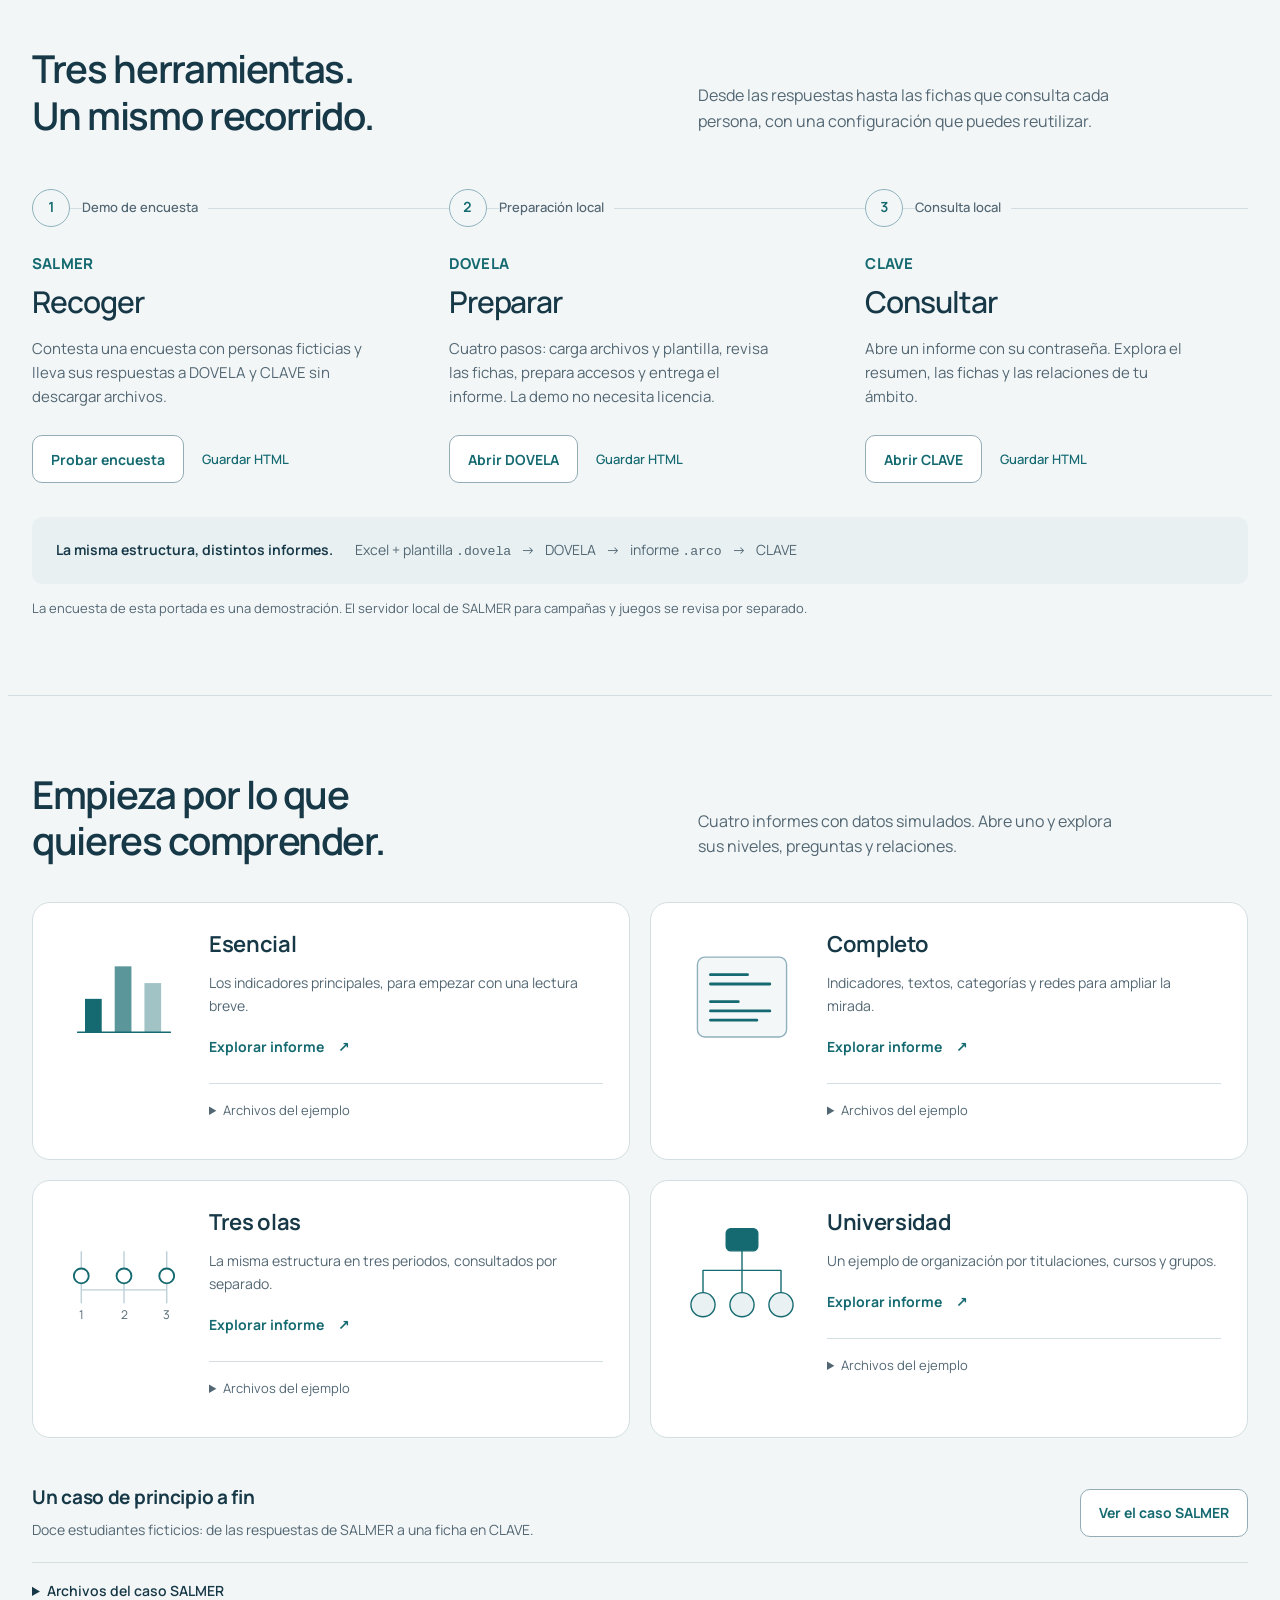
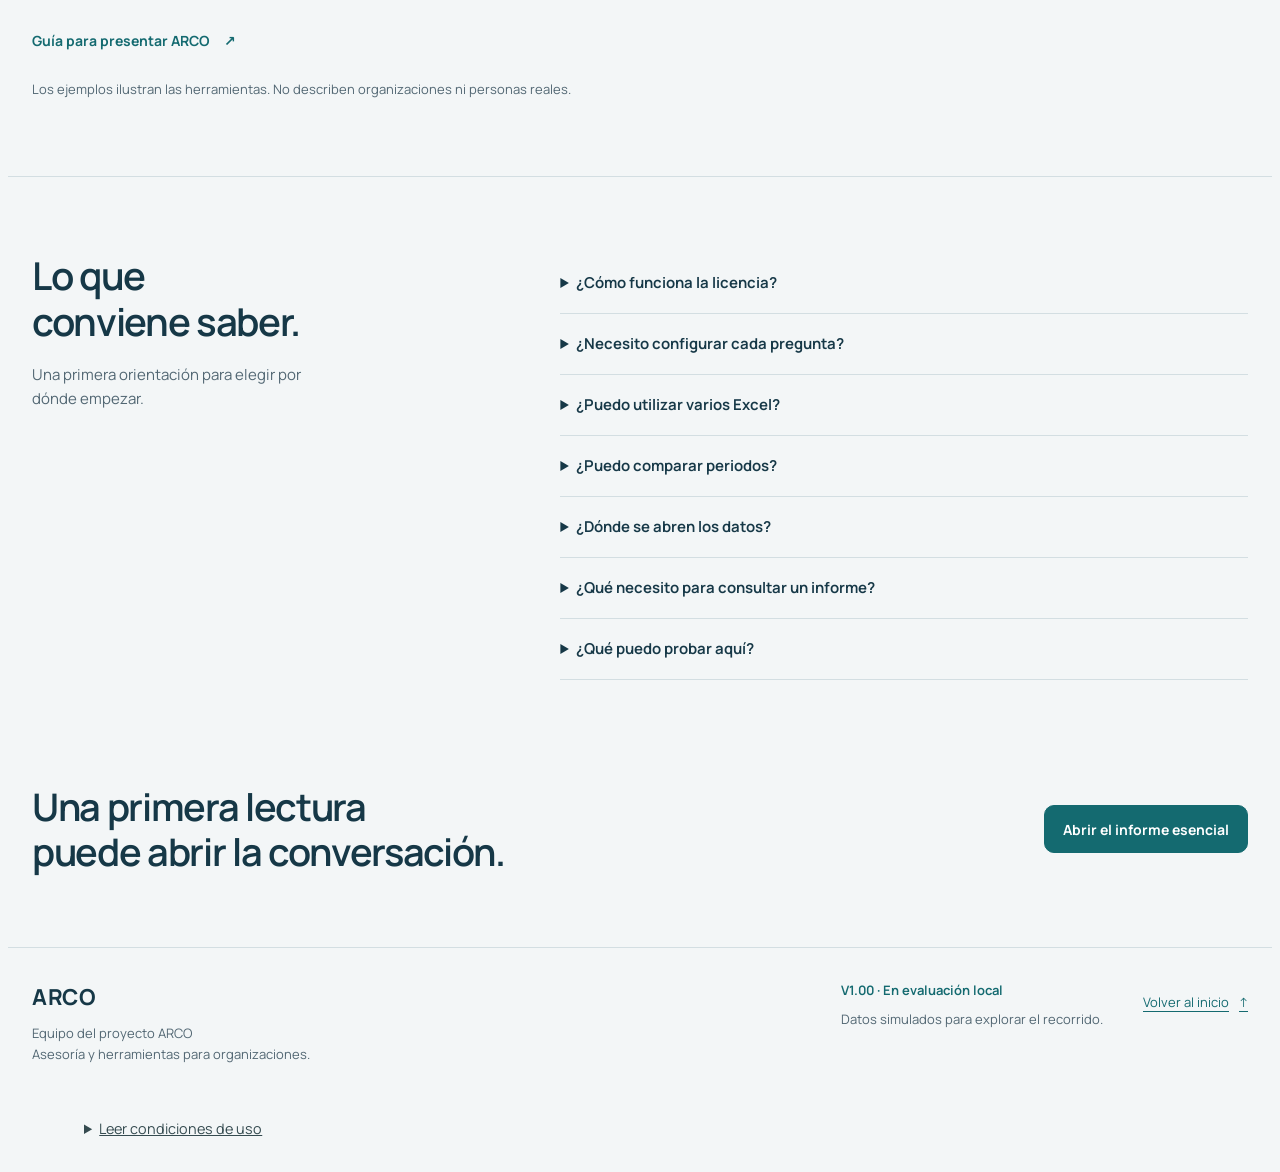
<file: downloads/index.html>
<!doctype html>
<html lang="es">
<head><meta http-equiv="Content-Security-Policy" content="default-src 'none'; style-src 'unsafe-inline'; font-src data:; img-src data:; base-uri 'none'; form-action 'none'">
  <meta charset="utf-8">
  <meta name="viewport" content="width=device-width,initial-scale=1">
  <meta name="color-scheme" content="light">
  <meta name="theme-color" content="#F3F6F7">
  <meta name="referrer" content="no-referrer">
  <meta name="description" content="ARCO conecta encuestas, preparación de datos e informes para comprender una organización. Explora SALMER, DOVELA y CLAVE con ejemplos simulados.">
  <title>ARCO · Comprender los datos. Acompañar mejor. · V1.00</title>
  <style>/* Manrope — bundled under SIL Open Font License 1.1.
Copyright 2018 The Manrope Project Authors (https://github.com/googlefonts/manrope)

This Font Software is licensed under the SIL Open Font License, Version 1.1.
This license is copied below, and is also available with a FAQ at:
http://scripts.sil.org/OFL


-----------------------------------------------------------
SIL OPEN FONT LICENSE Version 1.1 - 26 February 2007
-----------------------------------------------------------

PREAMBLE
The goals of the Open Font License (OFL) are to stimulate worldwide
development of collaborative font projects, to support the font creation
efforts of academic and linguistic communities, and to provide a free and
open framework in which fonts may be shared and improved in partnership
with others.

The OFL allows the licensed fonts to be used, studied, modified and
redistributed freely as long as they are not sold by themselves. The
fonts, including any derivative works, can be bundled, embedded, 
redistributed and/or sold with any software provided that any reserved
names are not used by derivative works. The fonts and derivatives,
however, cannot be released under any other type of license. The
requirement for fonts to remain under this license does not apply
to any document created using the fonts or their derivatives.

DEFINITIONS
"Font Software" refers to the set of files released by the Copyright
Holder(s) under this license and clearly marked as such. This may
include source files, build scripts and documentation.

"Reserved Font Name" refers to any names specified as such after the
copyright statement(s).

"Original Version" refers to the collection of Font Software components as
distributed by the Copyright Holder(s).

"Modified Version" refers to any derivative made by adding to, deleting,
or substituting -- in part or in whole -- any of the components of the
Original Version, by changing formats or by porting the Font Software to a
new environment.

"Author" refers to any designer, engineer, programmer, technical
writer or other person who contributed to the Font Software.

PERMISSION & CONDITIONS
Permission is hereby granted, free of charge, to any person obtaining
a copy of the Font Software, to use, study, copy, merge, embed, modify,
redistribute, and sell modified and unmodified copies of the Font
Software, subject to the following conditions:

1) Neither the Font Software nor any of its individual components,
in Original or Modified Versions, may be sold by itself.

2) Original or Modified Versions of the Font Software may be bundled,
redistributed and/or sold with any software, provided that each copy
contains the above copyright notice and this license. These can be
included either as stand-alone text files, human-readable headers or
in the appropriate machine-readable metadata fields within text or
binary files as long as those fields can be easily viewed by the user.

3) No Modified Version of the Font Software may use the Reserved Font
Name(s) unless explicit written permission is granted by the corresponding
Copyright Holder. This restriction only applies to the primary font name as
presented to the users.

4) The name(s) of the Copyright Holder(s) or the Author(s) of the Font
Software shall not be used to promote, endorse or advertise any
Modified Version, except to acknowledge the contribution(s) of the
Copyright Holder(s) and the Author(s) or with their explicit written
permission.

5) The Font Software, modified or unmodified, in part or in whole,
must be distributed entirely under this license, and must not be
distributed under any other license. The requirement for fonts to
remain under this license does not apply to any document created
using the Font Software.

TERMINATION
This license becomes null and void if any of the above conditions are
not met.

DISCLAIMER
THE FONT SOFTWARE IS PROVIDED "AS IS", WITHOUT WARRANTY OF ANY KIND,
EXPRESS OR IMPLIED, INCLUDING BUT NOT LIMITED TO ANY WARRANTIES OF
MERCHANTABILITY, FITNESS FOR A PARTICULAR PURPOSE AND NONINFRINGEMENT
OF COPYRIGHT, PATENT, TRADEMARK, OR OTHER RIGHT. IN NO EVENT SHALL THE
COPYRIGHT HOLDER BE LIABLE FOR ANY CLAIM, DAMAGES OR OTHER LIABILITY,
INCLUDING ANY GENERAL, SPECIAL, INDIRECT, INCIDENTAL, OR CONSEQUENTIAL
DAMAGES, WHETHER IN AN ACTION OF CONTRACT, TORT OR OTHERWISE, ARISING
FROM, OUT OF THE USE OR INABILITY TO USE THE FONT SOFTWARE OR FROM
OTHER DEALINGS IN THE FONT SOFTWARE.

*/
@font-face{font-family:Manrope;font-style:normal;font-weight:200 800;font-display:swap;src:url([data-uri]) format("woff2");}
/* ARCO · identidad estructural. Recursos locales, sin fuentes remotas. */
:root {
  --arco-ink: #163847;
  --arco-muted: #526773;
  --arco-primary: #146a70;
  --arco-primary-hover: #0d5259;
  --arco-soft: #e9f3f3;
  --arco-paper: #f3f6f7;
  --arco-white: #ffffff;
  --arco-line: #d3dee2;
  --arco-control-line: #758d98;
  --arco-coral: #a5363f;
  --arco-coral-soft: #fbefF0;
  --arco-gold: #a86c16;
  --arco-focus: #955e12;
  --arco-success: #23634e;
  --arco-success-soft: #eaf5ef;
  --arco-warning: #795409;
  --arco-warning-soft: #fff5df;
  --arco-radius-card: 18px;
  --arco-radius-control: 10px;
  --arco-radius-feature: 26px;
  --arco-shadow: 0 12px 36px rgb(22 56 71 / 7%);
  --arco-font: Manrope, "Segoe UI", system-ui, sans-serif;
  --arco-display: Manrope, "Segoe UI", system-ui, sans-serif;
  --arco-space-1: 4px;
  --arco-space-2: 8px;
  --arco-space-3: 12px;
  --arco-space-4: 16px;
  --arco-space-6: 24px;
  --arco-space-8: 32px;
  --arco-space-12: 48px;
  color-scheme: light;
}
html { -webkit-text-size-adjust: 100%; scroll-padding-block: 24px; }
body { font-family: var(--arco-font); font-synthesis: none; }
button,input,select,textarea { font-family: inherit; }
button,a,input,select,textarea,summary { -webkit-tap-highlight-color: rgb(20 106 112 / 12%); }
button,a,summary { touch-action: manipulation; }
:focus-visible { outline: 3px solid var(--arco-focus); outline-offset: 3px; }
button:disabled,input:disabled,select:disabled { cursor: not-allowed; }
button { transition: background-color .14s ease, border-color .14s ease, color .14s ease; }
input[type=checkbox],input[type=radio] { accent-color: var(--arco-primary); }
input[type=file]::file-selector-button { min-height: 36px; font: inherit; cursor: pointer; }
h1,h2,h3 { text-wrap: balance; }
table,.answer,.big { font-variant-numeric: tabular-nums; }
body .arco-terms summary { min-height: 44px; }
body .arco-terms :focus-visible { outline-color: var(--arco-focus); }
[hidden] { display: none !important; }
@media (prefers-reduced-motion: reduce) {
  *,*::before,*::after { animation: none !important; transition: none !important; scroll-behavior: auto !important; }
}
@media (forced-colors: active) {
  button,a,input,select,textarea,summary { forced-color-adjust: auto; }
  :focus-visible { outline: 3px solid Highlight; }
}

/* ARCO · portada. El sistema tipográfico y los tokens se incorporan al construir. */
:root {
  --ink: var(--arco-ink, #163847);
  --muted: var(--arco-muted, #526773);
  --teal: var(--arco-primary, #146A70);
  --paper: var(--arco-paper, #F3F6F7);
  --white: var(--arco-white, #FFFFFF);
  --line: var(--arco-line, #D3DEE2);
  --soft: var(--arco-soft, #E8F1F2);
  --gold: var(--arco-gold, #A86C16);
  font-family: var(--arco-font, Manrope, "Segoe UI", sans-serif);
  color: var(--ink);
  background: var(--paper);
  font-synthesis: none;
  line-height: 1.6;
  color-scheme: light;
}
* { box-sizing: border-box; }
body { margin: 0; }
html { scroll-behavior: smooth; }
a { color: var(--teal); text-underline-offset: 4px; }
a, summary { touch-action: manipulation; -webkit-tap-highlight-color: rgb(20 106 112 / 14%); }
:focus-visible { outline: 3px solid var(--arco-focus, #A86C16); outline-offset: 5px; }
svg { max-width: 100%; }
section[id], h2[id] { scroll-margin-top: 24px; }
h1, h2, h3, p { margin-top: 0; }
h1, h2, h3 { text-wrap: balance; }
p { max-width: 70ch; }
.wrap { max-width: 1264px; margin-inline: auto; padding-inline: 24px; }
.skip { position: absolute; top: -100px; left: 16px; background: white; padding: 12px 16px; z-index: 10; border-radius: 8px; }
.skip:focus { top: 12px; }
.sr-only { position: absolute; width: 1px; height: 1px; padding: 0; margin: -1px; overflow: hidden; clip: rect(0,0,0,0); white-space: nowrap; border: 0; }
.site-header { display: flex; align-items: center; gap: 32px; min-height: 96px; padding-block: 20px; border-bottom: 1px solid var(--line); }
.logo { display: inline-flex; align-items: center; min-height: 44px; flex: none; }
.logo svg { width: 126px; height: 40px; }
.site-header nav { display: flex; gap: 28px; margin-left: auto; flex-wrap: wrap; }
.site-header nav a { display: inline-flex; align-items: center; min-height: 44px; font-size: 14px; font-weight: 600; text-decoration: none; color: var(--muted); }
.site-header nav a:hover { color: var(--teal); text-decoration: underline; }
.button { display: inline-flex; align-items: center; justify-content: center; gap: 12px; min-height: 48px; border: 1px solid #93ACB6; border-radius: var(--arco-radius-control, 10px); padding: 11px 18px; background: var(--white); color: var(--teal); font-size: 14px; font-weight: 700; line-height: 1.5; text-decoration: none; transition: background-color 150ms, border-color 150ms; }
.button:hover { background: var(--soft); border-color: var(--teal); }
.button.primary { background: var(--teal); border-color: var(--teal); color: white; }
.button.primary:hover { background: var(--arco-primary-hover, #0D5259); border-color: var(--arco-primary-hover, #0D5259); }
.text-link { display: inline-flex; align-items: center; gap: 14px; min-height: 44px; font-size: 14px; font-weight: 700; text-decoration: none; }
.text-link:hover { text-decoration: underline; }
.button, .text-link { max-width: 100%; min-width: 0; overflow-wrap: anywhere; }
.hero { display: grid; grid-template-columns: 1.05fr 1fr; gap: 42px; align-items: center; padding-block: 76px 88px; }
.hero-copy, .hero-visual { min-width: 0; }
.hero-context { display: flex; gap: 12px; align-items: center; color: var(--teal); font-size: 14px; font-weight: 650; margin-bottom: 24px; }
.hero-context::before { content: ""; width: 26px; height: 2px; background: var(--gold); flex: none; }
h1 { font-size: clamp(42px, 4.45vw, 62px); line-height: 1.13; font-weight: 650; letter-spacing: -.045em; margin-bottom: 24px; }
.lead { color: var(--muted); font-size: clamp(17px, 1.5vw, 19px); line-height: 1.7; max-width: 460px; margin-bottom: 0; }
.actions { display: flex; gap: 24px; align-items: center; flex-wrap: wrap; margin-top: 32px; }
.micro { display: flex; align-items: baseline; gap: 8px; color: var(--muted); font-size: 13px; margin: 18px 0 0; }
.sample-dot { width: 7px; height: 7px; border-radius: 50%; background: var(--teal); flex: none; }
.architecture-visual { margin: 0; border-radius: 26px; padding: 24px 0 0; }
.visual-top { display: flex; align-items: baseline; justify-content: space-between; gap: 12px; padding: 0 16px 10px; font-size: 13px; font-weight: 650; }
.drawing-tag { font-size: 13px; color: var(--muted); font-weight: 450; }
.architecture-svg { display: block; width: 100%; height: auto; margin-top: 4px; overflow: visible; }
.architecture-legend { display: grid; grid-template-columns: repeat(3,minmax(0,1fr)); gap: 16px; margin: 8px 16px 0; padding-top: 22px; border-top: 1px solid var(--line); }
.architecture-legend>div { min-width: 0; }
.architecture-legend dt { display: flex; align-items: center; gap: 7px; font-size: 13px; font-weight: 750; margin-bottom: 8px; }
.architecture-legend dd { font-size: 13px; color: var(--muted); margin: 0; line-height: 1.65; }
.legend-dot { display: inline-block; width: 8px; height: 8px; border-radius: 2px; flex: none; }
.salmer-dot { background: var(--teal); }
.dovela-dot { background: #DCEBEE; border: 1px solid #7A9EA9; }
.clave-dot { background: var(--gold); }
.section { padding-block: 76px; }
.section-heading { display: grid; grid-template-columns: 1.1fr 1fr; gap: 60px; align-items: end; margin-bottom: 38px; }
h2 { font-size: clamp(29px, 3vw, 42px); line-height: 1.2; font-weight: 620; letter-spacing: -.035em; margin-bottom: 0; }
.section-heading>p { max-width: 440px; color: var(--muted); font-size: 16px; margin-bottom: 4px; }
h3 { font-size: 19px; line-height: 1.45; font-weight: 700; letter-spacing: -.015em; }
.service-section { border-top: 1px solid var(--line); }
.service-grid { display: grid; grid-template-columns: repeat(3,minmax(0,1fr)); gap: 42px; padding-top: 4px; }
.service-grid article { border-top: 2px solid var(--line); padding-top: 24px; min-width: 0; }
.service-grid h3 { margin-bottom: 12px; }
.service-grid p { color: var(--muted); font-size: 15px; margin-bottom: 0; }
.service-experience { display: grid; grid-template-columns: 1.05fr 1fr; gap: 60px; background: var(--ink); color: var(--white); padding: 38px 40px; margin-top: 48px; border-radius: 18px; }
.service-experience h3 { font-size: 26px; font-weight: 550; margin-bottom: 20px; line-height: 1.3; letter-spacing: -.025em; }
.service-experience p { color: #DCE7EB; font-size: 15px; line-height: 1.7; margin-bottom: 16px; }
.service-experience a { color: white; }
.service-experience :focus-visible { outline-color: #F0CA88; }
.research-publications summary { min-height: 48px; padding-block: 12px; cursor: pointer; font-size: 14px; font-weight: 650; color: white; }
.research-publications ul { list-style: none; padding: 0; margin: 8px 0 0; display: grid; gap: 18px; }
.research-publications li { font-size: 14px; line-height: 1.6; overflow-wrap: anywhere; }
.research-publications li span { display: block; font-size: 13px; color: #C5D7DF; margin-top: 4px; }
.service-detail { border-bottom: 1px solid var(--line); margin-top: 12px; }
.service-detail summary, .example-files summary { cursor: pointer; padding-block: 17px; font-size: 14px; font-weight: 600; min-height: 52px; }
.service-detail p { color: var(--muted); font-size: 15px; max-width: 800px; }
.tools-section { padding-top: 28px; }
.tool-grid { display: grid; grid-template-columns: repeat(3,minmax(0,1fr)); column-gap: 34px; padding-top: 12px; }
.tool-card { display: flex; flex-direction: column; min-width: 0; position: relative; }
.tool-card::before { content: ""; height: 1px; position: absolute; top: 19px; left: 38px; right: -34px; background: var(--line); z-index: 0; }
.tool-card:last-child::before { right: 0; }
.tool-top { display: flex; gap: 12px; align-items: center; margin-bottom: 26px; z-index: 1; }
.tool-symbol { display: inline-flex; align-items: center; justify-content: center; width: 38px; height: 38px; border-radius: 50%; color: var(--teal); background: var(--paper); border: 1px solid #8EB3BC; font-variant-numeric: tabular-nums; font-weight: 650; font-size: 14px; flex: none; }
.status { font-size: 13px; font-weight: 550; line-height: 1.5; background: var(--paper); color: var(--muted); padding: 4px 10px 4px 0; }
.tool-card h3 { font-size: 15px; font-weight: 750; letter-spacing: .015em; color: var(--teal); margin-bottom: 8px; }
.tool-purpose { font-size: 30px; font-weight: 550; letter-spacing: -.035em; line-height: 1.3; margin-bottom: 16px; }
.tool-card>p:not(.tool-purpose) { color: var(--muted); font-size: 15px; margin-bottom: 26px; max-width: 330px; }
.tool-actions { display: flex; flex-wrap: wrap; align-items: center; gap: 8px 18px; margin-top: auto; }
.tool-actions .text-link { font-size: 13px; font-weight: 550; }
.workflow-note { display: flex; gap: 8px 22px; flex-wrap: wrap; padding: 20px 24px; background: #E8F0F2; border-radius: 10px; margin-top: 34px; font-size: 14px; line-height: 1.8; }
.workflow-note strong { font-weight: 650; }
.workflow-note>span { color: var(--muted); }
.workflow-note>span>span { padding-inline: 7px; }
.tools-note, .examples-note { font-size: 13px; color: var(--muted); line-height: 1.6; margin: 14px 0 0; max-width: 850px; }
code { font-family: ui-monospace, Consolas, monospace; font-size: .94em; overflow-wrap: anywhere; }
.examples-section { border-top: 1px solid var(--line); }
.example-grid { display: grid; grid-template-columns: repeat(2,minmax(0,1fr)); gap: 20px; }
.example-card { display: grid; grid-template-columns: 130px minmax(0,1fr); gap: 20px; background: var(--white); border: 1px solid var(--line); border-radius: 18px; padding: 26px; min-width: 0; }
.example-art { display: flex; align-items: flex-start; justify-content: center; padding-top: 8px; }
.example-art svg { width: 140px; height: 120px; color: var(--teal); fill: #DDECEF; stroke: var(--teal); stroke-width: 1.5; stroke-linecap: round; }
.example-art path { fill: none; }
.example-art text { fill: var(--muted); stroke: none; font: 13px Manrope,"Segoe UI",sans-serif; text-anchor: middle; }
.essential svg rect { stroke: none; fill: var(--teal); }
.essential svg rect:nth-child(3) { opacity: .7; }
.essential svg rect:nth-child(4) { opacity: .4; }
.complete svg rect { fill: #F3F7F8; stroke: #8FB0BC; }
.complete svg path { stroke: var(--teal); stroke-width: 3; }
.waves svg path { stroke: #BDD0D8; }
.waves svg circle { fill: var(--white); stroke-width: 2; }
.university svg rect { fill: var(--teal); }
.university svg circle { fill: #E9F1F3; }
.example-body { min-width: 0; }
.example-body h3 { font-size: 22px; font-weight: 650; margin: 0 0 10px; }
.example-body p { font-size: 14px; color: var(--muted); margin-bottom: 8px; line-height: 1.65; }
.example-body details { border-top: 1px solid var(--line); margin-top: 14px; padding-top: 4px; }
.example-body summary { min-height: 44px; padding-block: 12px; color: var(--muted); font-size: 13px; cursor: pointer; }
.example-body details a { display: block; min-height: 44px; padding: 10px 0; font-size: 13px; overflow-wrap: anywhere; }
.example-body details p { margin-top: 10px; }
.salmer-case { display: flex; align-items: center; justify-content: space-between; gap: 28px; padding: 28px 0 20px; margin-top: 18px; border-bottom: 1px solid var(--line); }
.salmer-case h3 { font-size: 19px; margin-bottom: 8px; }
.salmer-case p { color: var(--muted); font-size: 14px; margin-bottom: 0; }
.salmer-case>.button { flex: none; }
.example-files { font-size: 13px; }
.example-files p { color: var(--muted); margin-top: 8px; }
.file-links { display: flex; gap: 12px 24px; flex-wrap: wrap; }
.file-links a { min-height: 44px; display: inline-flex; align-items: center; }
.faq-section { display: grid; grid-template-columns: .8fr 1.2fr; gap: 70px; border-top: 1px solid var(--line); }
.faq-section h2 { max-width: 320px; }
.faq-intro { color: var(--muted); font-size: 15px; max-width: 300px; margin-top: 18px; }
.faq details { border-bottom: 1px solid var(--line); }
.faq summary { cursor: pointer; min-height: 56px; padding-block: 18px; font-size: 15px; font-weight: 650; }
.faq details p { color: var(--muted); font-size: 14px; line-height: 1.7; margin: 0 0 20px; }
.closing { display: flex; justify-content: space-between; align-items: center; gap: 32px; padding-block: 28px 72px; }
.closing h2 { font-size: clamp(26px, 3vw, 38px); }
.closing .button { flex: none; }
.site-footer { display: flex; align-items: flex-start; gap: 40px; border-top: 1px solid var(--line); padding-block: 32px; }
.site-footer strong { font-size: 22px; font-weight: 750; letter-spacing: .025em; }
.site-footer p { font-size: 13px; color: var(--muted); margin: 8px 0 0; }
.site-footer>div:nth-child(2) { margin-left: auto; }
.site-footer>a { font-size: 13px; display: inline-flex; gap: 10px; align-items: center; min-height: 44px; }
.edition { display: block; font-size: 13px; color: var(--teal); font-weight: 650; }
@media (max-width:1000px) {
  .wrap { padding-inline: 24px; }
  .hero { gap: 24px; padding-block: 52px 64px; }
  h1 { font-size: clamp(38px,4.8vw,48px); }
  .hero-context { font-size: 13px; }
  .architecture-visual { padding-top: 10px; }
  .visual-top { flex-wrap: wrap; gap: 3px 10px; }
  .architecture-legend { gap: 10px; margin-inline: 8px; }
  .architecture-legend dt { font-size: 13px; }
  .architecture-legend dd { font-size: 13px; }
  .section-heading { gap: 36px; }
  .service-grid { gap: 26px; }
  .service-experience { gap: 36px; padding: 32px; }
  .tool-grid { column-gap: 24px; }
  .tool-card::before { right: -24px; }
  .tool-actions { align-items: flex-start; }
  .example-card { grid-template-columns: 90px minmax(0,1fr); gap: 16px; padding: 22px; }
  .example-art svg { height: 100px; }
  .faq-section { gap: 40px; }
}
@media (max-width:760px) {
  .site-header { flex-wrap: wrap; gap: 14px 20px; min-height: 80px; padding-block: 16px; }
  .site-header nav { order: 3; flex-basis: 100%; margin-left: 0; gap: 24px; }
  .site-header nav a { min-height: 44px; }
  .header-action { margin-left: auto; }
  .hero { grid-template-columns: 1fr; gap: 36px; padding-block: 44px 56px; }
  .hero-copy { max-width: 620px; }
  h1 { max-width: 600px; font-size: clamp(39px,7.5vw,58px); }
  .hero-context { margin-bottom: 18px; }
  .lead { max-width: 500px; }
  .actions { margin-top: 24px; }
  .architecture-visual { max-width: 560px; width: 100%; justify-self: center; padding-top: 0; }
  .architecture-legend { margin-inline: 16px; gap: 18px; }
  .architecture-legend dt, .architecture-legend dd { font-size: 13px; }
  .section { padding-block: 48px; }
  .section-heading { grid-template-columns: 1fr; gap: 18px; margin-bottom: 30px; }
  .section-heading>p { margin-bottom: 0; max-width: 620px; }
  .service-grid { grid-template-columns: 1fr; gap: 24px; }
  .service-grid article { padding-top: 18px; }
  .service-grid h3 { margin-bottom: 8px; }
  .service-experience { grid-template-columns: 1fr; gap: 12px; padding: 28px; margin-top: 32px; }
  .service-experience h3 { font-size: 25px; }
  .tools-section { padding-top: 8px; }
  .tool-grid { grid-template-columns: 1fr; gap: 32px; padding-top: 0; }
  .tool-card { padding-left: 58px; }
  .tool-top { margin-bottom: 12px; }
  .tool-symbol { position: absolute; left: 0; top: 0; }
  .tool-card::before { top: 40px; left: 18px; right: auto; bottom: -30px; height: auto; width: 1px; }
  .tool-card:last-child::before { display: none; }
  .tool-card h3 { margin-bottom: 4px; }
  .tool-purpose { font-size: 28px; margin-bottom: 10px; }
  .tool-card>p:not(.tool-purpose) { max-width: 540px; margin-bottom: 16px; }
  .tool-actions { margin-top: 0; }
  .workflow-note { padding: 18px; margin-top: 28px; }
  .example-grid { grid-template-columns: 1fr; gap: 16px; }
  .example-card { grid-template-columns: 104px minmax(0,1fr); gap: 20px; padding: 24px; }
  .example-art svg { height: 112px; }
  .salmer-case { flex-wrap: wrap; align-items: flex-start; gap: 18px; }
  .faq-section { grid-template-columns: 1fr; gap: 20px; }
  .faq-section h2 { max-width: none; }
  .faq-intro { max-width: none; margin-bottom: 0; }
  .closing { flex-wrap: wrap; padding-block: 12px 48px; gap: 24px; }
  .site-footer { flex-wrap: wrap; gap: 24px 40px; }
  .site-footer>div:nth-child(2) { margin-left: 0; }
  .site-footer>a { margin-right: auto; }
}
@media (max-width:430px) {
  .wrap { padding-inline: 18px; }
  .site-header { gap: 10px 14px; }
  .logo svg { width: 114px; height: 36px; }
  .header-action { min-height: 44px; padding-inline: 12px; font-size: 13px; }
  .site-header nav { gap: 18px; }
  .site-header nav a { font-size: 13px; }
  .hero { padding-top: 36px; }
  h1 { font-size: clamp(36px,10.1vw,43px); letter-spacing: -.045em; line-height: 1.14; }
  .lead { font-size: 17px; }
  .actions { gap: 10px 20px; }
  .micro { font-size: 13px; line-height: 1.7; }
  .visual-top { padding-inline: 4px; }
  .drawing-tag { font-size: 13px; }
  .architecture-legend { margin-inline: 4px; gap: 12px; padding-top: 16px; }
  .architecture-legend dt { font-size: 13px; gap: 5px; }
  .architecture-legend dd { font-size: 13px; }
  .architecture-legend dd br { display: none; }
  .service-experience { padding: 24px; }
  .example-card { grid-template-columns: 66px minmax(0,1fr); gap: 16px; padding: 20px 16px; }
  .example-art { padding-top: 3px; }
  .example-art svg { height: 90px; }
  .example-body h3 { font-size: 21px; }
  .example-body p { font-size: 14px; }
  .example-body .text-link { font-size: 13px; }
  .salmer-case .button { width: 100%; }
  .tool-card { padding-left: 52px; }
  .workflow-note>span>span { padding-inline: 2px; }
}
@media (prefers-reduced-motion:reduce) {
  html { scroll-behavior: auto; }
  *, *::before, *::after { transition: none !important; }
}
</style>
<meta name="application-version" content="V1.00"><style>.arco-terms{font-size:.9rem;line-height:1.55;color:#354b50;max-width:100%;overflow-wrap:anywhere;margin:.8rem 0}.arco-terms summary{cursor:pointer;min-height:36px;display:list-item;padding:.35rem 0;text-decoration:underline}.arco-terms-check{display:flex!important;align-items:flex-start;gap:.6rem;min-height:44px;font-weight:400!important;margin:.65rem 0}.arco-terms-check input{width:20px!important;min-width:20px;height:20px!important;flex:0 0 20px;margin:.25rem 0 0!important;accent-color:#17666c}.arco-terms h3{font-size:1rem;margin:1rem 0 .2rem}.arco-terms p{margin:.35rem 0 .7rem}.arco-terms :focus-visible{outline:3px solid #17666c;outline-offset:3px}.arco-terms-note{font-size:.85rem;color:#41595c}.arco-terms-box{background:#f4f7f7;border:1px solid #d5e0df;border-radius:12px;padding:.8rem}.arco-terms a{color:#15545b;text-decoration:underline}.pdf-actions .arco-terms{max-width:34rem}</style></head>
<body>
  <a class="skip" href="#contenido">Ir al contenido</a>
  <header class="site-header wrap">
    <a class="logo" href="#inicio" aria-label="ARCO · Inicio"><svg xmlns="http://www.w3.org/2000/svg" viewBox="0 0 316 96" role="img" aria-labelledby="title desc">
  <title id="title">ARCO</title>
  <desc id="desc">Identidad de ARCO, asesoría y herramientas para organizaciones.</desc>
  <path fill="#146A70" d="M10 83V48a38 38 0 0 1 23-35l7 18a19 19 0 0 0-11 17v35z"/>
  <path fill="#A86C16" d="M37 11a38 38 0 0 1 22 0l-5 19a19 19 0 0 0-12 0z"/>
  <path fill="#163847" d="M63 13a38 38 0 0 1 23 35v35H67V48a19 19 0 0 0-11-17z"/>
  <text x="108" y="69" fill="#163847" font-family="Manrope,'Segoe UI',sans-serif" font-size="57" font-weight="650" letter-spacing="3">ARCO</text>
</svg>
</a>
    <nav aria-label="Principal"><a href="#proyecto">El proyecto</a><a href="#herramientas">Herramientas</a><a href="#ejemplos">Ejemplos</a></nav>
    <a class="button header-action" href="CLAVE.html">Abrir CLAVE</a>
  </header>
  <main id="contenido" tabindex="-1">
    <section class="hero wrap" id="inicio" aria-labelledby="hero-title">
      <div class="hero-copy">
        <p class="hero-context">Asesoría, datos y relaciones</p>
        <h1 id="hero-title">Comprender los datos.<br>Acompañar mejor.</h1>
        <p class="lead">Encuestas, preparación de datos e informes para conversar y decidir con tu equipo.</p>
        <div class="actions"><a class="button primary" href="DEMO.html">Probar el recorrido</a><a class="text-link" href="#ejemplos">Ver un informe <span aria-hidden="true">↗</span></a></div>
        <p class="micro"><span class="sample-dot" aria-hidden="true"></span> Ejemplos simulados. Sin introducir datos propios.</p>
      </div>
      <figure class="hero-visual architecture-visual" aria-labelledby="architecture-caption">
        <div class="visual-top"><span>La estructura de ARCO</span><span class="drawing-tag">De la pregunta al informe</span></div>
        <svg xmlns="http://www.w3.org/2000/svg" class="architecture-svg" viewBox="0 0 560 390" role="img" aria-labelledby="arch-title arch-desc">
          <title id="arch-title">La estructura de ARCO</title>
          <desc id="arch-desc">El salmer es la pieza de arranque, en la base del arco. Las dovelas intermedias lo construyen. La clave es la pieza central superior que lo cierra. El dibujo relaciona estos elementos con las tres herramientas de ARCO.</desc>
          <defs><pattern id="arch-grid" width="28" height="28" patternUnits="userSpaceOnUse"><path d="M28 0H0V28" fill="none" stroke="#DCE6EA" stroke-width=".6"/></pattern></defs>
          <rect x="8" y="8" width="544" height="374" rx="10" fill="url(#arch-grid)"/>
          <g fill="none" stroke="#BACDD4" stroke-width="1" stroke-dasharray="4 5"><path d="M280 76V322M80 285H480"/><path d="M85 285a195 195 0 0 1 390 0"/></g>
          <g fill="#E9EFF2" stroke="#9BB4BF" stroke-width="1"><path d="M105 291h55v40h-55zM400 291h55v40h-55z"/></g>
          <path fill="#146A70" stroke="#146A70" stroke-width="1.2" d="M105.01 283.01 A175 175 0 0 1 111.54 237.60 L164.48 252.50 A120 120 0 0 0 160.01 283.64 Z"/>
          <path fill="#DCEBEE" stroke="#7A9EA9" stroke-width="1.2" d="M112.66 233.80 A175 175 0 0 1 131.72 192.06 L178.32 221.27 A120 120 0 0 0 165.25 249.89 Z"/>
          <path fill="#DCEBEE" stroke="#7A9EA9" stroke-width="1.2" d="M133.86 188.72 A175 175 0 0 1 163.91 154.05 L200.39 195.21 A120 120 0 0 0 179.79 218.98 Z"/>
          <path fill="#DCEBEE" stroke="#7A9EA9" stroke-width="1.2" d="M166.91 151.45 A175 175 0 0 1 205.50 126.65 L228.92 176.42 A120 120 0 0 0 202.45 193.42 Z"/>
          <path fill="#DCEBEE" stroke="#7A9EA9" stroke-width="1.2" d="M209.11 125.00 A175 175 0 0 1 253.13 112.07 L261.58 166.42 A120 120 0 0 0 231.39 175.29 Z"/>
          <path fill="#A86C16" stroke="#A86C16" stroke-width="1.2" d="M257.06 111.51 A175 175 0 0 1 302.94 111.51 L295.73 166.04 A120 120 0 0 0 264.27 166.04 Z"/>
          <path fill="#DCEBEE" stroke="#7A9EA9" stroke-width="1.2" d="M306.87 112.07 A175 175 0 0 1 350.89 125.00 L328.61 175.29 A120 120 0 0 0 298.42 166.42 Z"/>
          <path fill="#DCEBEE" stroke="#7A9EA9" stroke-width="1.2" d="M354.50 126.65 A175 175 0 0 1 393.09 151.45 L357.55 193.42 A120 120 0 0 0 331.08 176.42 Z"/>
          <path fill="#DCEBEE" stroke="#7A9EA9" stroke-width="1.2" d="M396.09 154.05 A175 175 0 0 1 426.14 188.72 L380.21 218.98 A120 120 0 0 0 359.61 195.21 Z"/>
          <path fill="#DCEBEE" stroke="#7A9EA9" stroke-width="1.2" d="M428.28 192.06 A175 175 0 0 1 447.34 233.80 L394.75 249.89 A120 120 0 0 0 381.68 221.27 Z"/>
          <path fill="#146A70" stroke="#146A70" stroke-width="1.2" d="M448.46 237.60 A175 175 0 0 1 454.99 283.01 L399.99 283.64 A120 120 0 0 0 395.52 252.50 Z"/>
          <g fill="none" stroke="#526773" stroke-width="1.2" stroke-linecap="round"><path d="M280 111V63"/><path d="M135 263 65 285V344"/><path d="m408 181 91-24v-25"/></g>
          <g fill="#163847"><circle cx="280" cy="111" r="3"/><circle cx="135" cy="263" r="3"/><circle cx="408" cy="181" r="3"/></g>
          <g font-family="Manrope,'Segoe UI',sans-serif" font-size="24" font-weight="650" letter-spacing=".5" fill="#163847"><text x="280" y="43" text-anchor="middle">CLAVE</text><text x="65" y="370" text-anchor="start">SALMER</text><text x="514" y="118" text-anchor="end">DOVELA</text></g>
          <g fill="none" stroke="#9BB4BF" stroke-width="1"><path d="M101 342h63M396 342h63M275 285h10M280 280v10"/></g>
        </svg>
        <figcaption id="architecture-caption" class="sr-only">Tres piezas para un mismo recorrido: recoger, preparar y consultar.</figcaption>
        <dl class="architecture-legend">
          <div><dt><span class="legend-dot salmer-dot" aria-hidden="true"></span>SALMER</dt><dd>El punto de partida.<br>Recoge las respuestas.</dd></div>
          <div><dt><span class="legend-dot dovela-dot" aria-hidden="true"></span>DOVELA</dt><dd>La construcción.<br>Prepara el informe.</dd></div>
          <div><dt><span class="legend-dot clave-dot" aria-hidden="true"></span>CLAVE</dt><dd>La pieza de cierre.<br>Permite consultarlo.</dd></div>
        </dl>
      </figure>
    </section>

    <section class="wrap section service-section" id="proyecto" aria-labelledby="service-title">
      <div class="section-heading" id="asesoria"><h2 id="service-title">La pregunta es tuya.<br>El método, compartido.</h2><p>Una organización conoce su contexto. Nuestro trabajo es ayudar a convertir sus preguntas en datos que se puedan interpretar.</p></div>
      <div class="service-grid">
        <article><h3>Definir qué observar</h3><p>Acordamos qué necesita comprender el equipo y qué información merece la pena recoger.</p></article>
        <article><h3>Preparar una lectura útil</h3><p>Revisamos calidad, relaciones y diferencias. Los modelos econométricos se acuerdan según la pregunta y sus supuestos.</p></article>
        <article><h3>Interpretar con contexto</h3><p>El informe aporta evidencias y preguntas. La valoración y las decisiones corresponden a las personas competentes.</p></article>
      </div>
      <div class="service-experience">
        <div class="experience-intro"><h3>Investigación aplicada.<br>Diseño en comunidad.</h3><p>ARCO se apoya en investigaciones científicas sobre educación, comportamiento y relaciones. Su experiencia educativa es el punto de partida para trabajar con otras organizaciones.</p></div>
        <div class="experience-detail"><p>Escuchamos, probamos y revisamos con quienes utilizan los informes. El equipo aporta método; cada organización, contexto.</p>
          <details class="research-publications"><summary>Publicaciones científicas del grupo</summary><ul>
            <li><a href="https://loyolabehlab.org/publications/teenslab-dataset-economic-preferences-and-cognitive-abilities-among-teenagers-2/">Economic preferences and cognitive abilities among teenagers in Spain</a><span>Scientific Data · 2025</span></li>
            <li><a href="https://loyolabehlab.org/publications/the-baking-of-preferences-throughout-high-school-3/">The baking of preferences throughout high school</a><span>Journal of Behavioral and Experimental Economics · 2025</span></li>
            <li><a href="https://loyolabehlab.org/publications/triadic-influence-as-a-proxy-for-compatibility-in-social-relationships/">Triadic influence as a proxy for compatibility in social relationships</a><span>PNAS · 2023</span></li>
            <li><a href="https://loyolabehlab.org/publications/stability-of-the-personal-relationship-networks-in-a-longitudinal-study-of-middle-school-students/">Stability of the personal relationship networks in a longitudinal study of middle school students</a><span>Scientific Reports · 2023</span></li>
          </ul></details>
        </div>
      </div>
      <details class="service-detail"><summary>Qué acordamos antes de empezar</summary><p>Pregunta, participantes, datos, entregas, calendario y responsabilidades. La asesoría define ese alcance con tu organización.</p><p>La aplicación consulta indicadores preparados. Los modelos econométricos y la evaluación de efectos requieren un diseño específico; no son conclusiones automáticas del informe.</p></details>
    </section>

    <section class="wrap section tools-section" id="herramientas" aria-labelledby="tools-title">
      <div class="section-heading"><h2 id="tools-title">Tres herramientas.<br>Un mismo recorrido.</h2><p>Desde las respuestas hasta las fichas que consulta cada persona, con una configuración que puedes reutilizar.</p></div>
      <div class="tool-grid">
        <article class="tool-card"><div class="tool-top"><span class="tool-symbol" aria-label="Paso 1">1</span><span class="status">Demo de encuesta</span></div><h3>SALMER</h3><p class="tool-purpose">Recoger</p><p>Contesta una encuesta con personas ficticias y lleva sus respuestas a DOVELA y CLAVE sin descargar archivos.</p><div class="tool-actions"><a class="button" href="DEMO.html">Probar encuesta</a><a class="text-link" href="SALMER.html" download aria-label="Guardar SALMER para usar en local">Guardar HTML</a></div></article>
        <article class="tool-card"><div class="tool-top"><span class="tool-symbol" aria-label="Paso 2">2</span><span class="status">Preparación local</span></div><h3>DOVELA</h3><p class="tool-purpose">Preparar</p><p>Cuatro pasos: carga archivos y plantilla, revisa las fichas, prepara accesos y entrega el informe. La demo no necesita licencia.</p><div class="tool-actions"><a class="button" href="DOVELA.html">Abrir DOVELA</a><a class="text-link" href="DOVELA.html" download aria-label="Guardar DOVELA para usar en local">Guardar HTML</a></div></article>
        <article class="tool-card"><div class="tool-top"><span class="tool-symbol" aria-label="Paso 3">3</span><span class="status">Consulta local</span></div><h3>CLAVE</h3><p class="tool-purpose">Consultar</p><p>Abre un informe con su contraseña. Explora el resumen, las fichas y las relaciones de tu ámbito.</p><div class="tool-actions"><a class="button" href="CLAVE.html">Abrir CLAVE</a><a class="text-link" href="CLAVE.html" download aria-label="Guardar CLAVE para usar en local">Guardar HTML</a></div></article>
      </div>
      <div class="workflow-note"><strong>La misma estructura, distintos informes.</strong><span>Excel + plantilla <code>.dovela</code> <span aria-hidden="true">→</span> DOVELA <span aria-hidden="true">→</span> informe <code>.arco</code> <span aria-hidden="true">→</span> CLAVE</span></div>
      <p class="tools-note">La encuesta de esta portada es una demostración. El servidor local de SALMER para campañas y juegos se revisa por separado.</p>
    </section>

    <section class="wrap section examples-section" id="ejemplos" aria-labelledby="examples-title">
      <div class="section-heading"><h2 id="examples-title">Empieza por lo que<br>quieres comprender.</h2><p>Cuatro informes con datos simulados. Abre uno y explora sus niveles, preguntas y relaciones.</p></div>
      <div class="example-grid">
        <article class="example-card"><div class="example-art essential" aria-hidden="true"><svg viewBox="0 0 140 120"><path d="M20 98H120"/><rect x="28" y="62" width="18" height="36"/><rect x="60" y="27" width="18" height="71"/><rect x="92" y="45" width="18" height="53"/></svg></div><div class="example-body"><h3>Esencial</h3><p>Los indicadores principales, para empezar con una lectura breve.</p><a class="text-link" href="CLAVE.html#ejemplo-esencial" aria-label="Explorar informe esencial">Explorar informe <span aria-hidden="true">↗</span></a><details><summary>Archivos del ejemplo</summary><a href="ejemplos/esencial/informe.dovela" download>Plantilla .dovela</a><a href="ejemplos/esencial/informe.arco" download>Informe .arco</a><a href="ejemplos/esencial/centro-6701.xlsx" download>Excel · centro-6701.xlsx</a><a href="ejemplos/esencial/centro-6702.xlsx" download>Excel · centro-6702.xlsx</a><p>Clave de ejemplo: <code>pesquerir-podar-sonada-animado-sumergir-rebolledo-trocir-bisiesto</code></p></details></div></article>
        <article class="example-card"><div class="example-art complete" aria-hidden="true"><svg viewBox="0 0 140 120"><rect x="22" y="17" width="96" height="86" rx="8"/><path d="M36 36H76M36 46H100M36 65H66M36 75H100M36 85H86"/></svg></div><div class="example-body"><h3>Completo</h3><p>Indicadores, textos, categorías y redes para ampliar la mirada.</p><a class="text-link" href="CLAVE.html#ejemplo-completo" aria-label="Explorar informe completo">Explorar informe <span aria-hidden="true">↗</span></a><details><summary>Archivos del ejemplo</summary><a href="ejemplos/completo/informe.dovela" download>Plantilla .dovela</a><a href="ejemplos/completo/informe.arco" download>Informe .arco</a><a href="ejemplos/completo/encuesta.xlsx" download>Excel · encuesta.xlsx</a><p>Clave de ejemplo: <code>hipido-bandas-tendida-adefesio-corcovar-rictus-sondaleza-tribu</code></p></details></div></article>
        <article class="example-card"><div class="example-art waves" aria-hidden="true"><svg viewBox="0 0 140 120"><path d="M24 76H116M24 35V90M70 35V90M116 35V90"/><circle cx="24" cy="61" r="8"/><circle cx="70" cy="61" r="8"/><circle cx="116" cy="61" r="8"/><text x="24" y="107">1</text><text x="70" y="107">2</text><text x="116" y="107">3</text></svg></div><div class="example-body"><h3>Tres olas</h3><p>La misma estructura en tres periodos, consultados por separado.</p><a class="text-link" href="CLAVE.html#ejemplo-tres-olas" aria-label="Explorar informe de tres olas">Explorar informe <span aria-hidden="true">↗</span></a><details><summary>Archivos del ejemplo</summary><a href="ejemplos/tres-olas/informe.dovela" download>Plantilla .dovela</a><a href="ejemplos/tres-olas/informe.arco" download>Informe .arco</a><a href="ejemplos/tres-olas/cierre.xlsx" download>Excel · cierre.xlsx</a><a href="ejemplos/tres-olas/inicio.xlsx" download>Excel · inicio.xlsx</a><a href="ejemplos/tres-olas/seguimiento.xlsx" download>Excel · seguimiento.xlsx</a><p>Clave de ejemplo: <code>otorgar-azotina-fornitura-furtivo-mordedura-rostir-berebere-hornecino</code></p></details></div></article>
        <article class="example-card"><div class="example-art university" aria-hidden="true"><svg viewBox="0 0 140 120"><path d="M70 28V55M28 55H112M28 55V82M70 55V82M112 55V82"/><rect x="53" y="10" width="34" height="24" rx="5"/><circle cx="28" cy="92" r="13"/><circle cx="70" cy="92" r="13"/><circle cx="112" cy="92" r="13"/></svg></div><div class="example-body"><h3>Universidad</h3><p>Un ejemplo de organización por titulaciones, cursos y grupos.</p><a class="text-link" href="CLAVE.html#ejemplo-universidad" aria-label="Explorar informe universitario">Explorar informe <span aria-hidden="true">↗</span></a><details><summary>Archivos del ejemplo</summary><a href="ejemplos/universidad/informe.dovela" download>Plantilla .dovela</a><a href="ejemplos/universidad/informe.arco" download>Informe .arco</a><a href="ejemplos/universidad/universidad.xlsx" download>Excel · universidad.xlsx</a><p>Clave de ejemplo: <code>harnero-tundir-mestizaje-najerino-estaros-reguilar-diazoar-diantre</code></p></details></div></article>
      </div>
      <div class="salmer-case"><div><h3>Un caso de principio a fin</h3><p>Doce estudiantes ficticios: de las respuestas de SALMER a una ficha en CLAVE.</p></div><a class="button" href="CLAVE-SALMER.html">Ver el caso SALMER</a></div>
      <details class="example-files"><summary>Archivos del caso SALMER</summary><div class="file-links"><a href="ejemplos/salmer/SALMER-ejemplo-completo.xlsx" download>Excel de respuestas</a><a href="ejemplos/salmer/SALMER-ejemplo-completo.dovela" download>Plantilla .dovela</a><a href="ejemplos/salmer/SALMER-ejemplo-completo.arco" download>Informe .arco</a></div><p>Contraseña del ejemplo: <code>Rata39Gato</code></p></details>
      <p><a class="text-link" href="GUIA.html">Guía para presentar ARCO <span aria-hidden="true">↗</span></a></p>
      <p class="examples-note">Los ejemplos ilustran las herramientas. No describen organizaciones ni personas reales.</p>
    </section>

    <section class="wrap section faq-section" aria-labelledby="faq-title"><div><h2 id="faq-title">Lo que conviene saber.</h2><p class="faq-intro">Una primera orientación para elegir por dónde empezar.</p></div><div class="faq"><details><summary>¿Cómo funciona la licencia?</summary><p>La demo incluida no necesita licencia. Para generar informes con archivos propios, DOVELA requiere una licencia firmada del centro. Al caducar, CLAVE sigue abriendo los informes ya emitidos. Esta edición local requiere configurar el emisor antes de activar centros.</p></details>
      <details><summary>¿Necesito configurar cada pregunta?</summary><p>No, si el equipo de diseño te entrega una plantilla compatible con tu Excel. Carga ambos en DOVELA y revisa el informe. Puedes personalizar etiquetas, variables y presentación.</p></details>
      <details><summary>¿Puedo utilizar varios Excel?</summary><p>Hasta diez archivos del mismo periodo o tres olas. Cada persona debe conservar su identificador y la correspondencia de su organización. Convivencia e ISAT requieren sus propias plantillas: no mezcles ambos formatos en una importación.</p></details>
      <details><summary>¿Puedo comparar periodos?</summary><p>Puedes consultar tres olas por separado. Interpretar cambios exige revisar la comparabilidad de medidas, participación y referencias. Una diferencia no demuestra el efecto de una actuación.</p></details>
      <details><summary>¿Dónde se abren los datos?</summary><p>DOVELA y CLAVE procesan los archivos en tu navegador, sin enviarlos a un servicio remoto. Cerrar la consulta no elimina los archivos descargados. SALMER con servidor es una instalación diferente, que conserva las respuestas confirmadas.</p></details>
      <details><summary>¿Qué necesito para consultar un informe?</summary><p>El archivo <code>.arco</code>, su contraseña y CLAVE. El acceso abre el ámbito preparado para su destinatario.</p></details>
      <details><summary>¿Qué puedo probar aquí?</summary><p>La demo de SALMER, la preparación de informes en DOVELA y la consulta en CLAVE. Puedes guardar los HTML para usarlos sin conexión. El servidor de encuestas y juegos de SALMER se evalúa en una instalación local separada. El seguimiento compartido de actuaciones no está implementado.</p></details>
    </div></section>
    <section class="wrap closing" aria-labelledby="closing-title"><div><h2 id="closing-title">Una primera lectura<br>puede abrir la conversación.</h2></div><a class="button primary" href="CLAVE.html#ejemplo-esencial">Abrir el informe esencial</a></section>
  </main>
  <footer class="site-footer wrap"><div><strong>ARCO</strong><p>Equipo del proyecto ARCO<br>Asesoría y herramientas para organizaciones.</p></div><div><span class="edition">V1.00 · En evaluación local</span><p>Datos simulados para explorar el recorrido.</p></div><a href="#inicio">Volver al inicio <span aria-hidden="true">↑</span></a></footer>
<section class="arco-terms" aria-label="Condiciones de uso" style="max-width:72rem;margin:1rem auto;padding:0 1.25rem"><details><summary>Leer condiciones de uso</summary><div class="arco-terms-box"><p class="arco-terms-note">Borrador local · 2026-10-28-borrador-2</p><h3>Titular y contacto del proyecto</h3><p>Antonio Alfonso · aalfonso@us.es. Institución de vinculación académica: Universidad de Sevilla. Esta vinculación no atribuye a la Universidad la titularidad del servicio, la responsabilidad del tratamiento ni un aval institucional.</p><h3>Estado del texto</h3><p>Borrador para revisión local. Deben completarse los datos legales del prestador y la información de privacidad de cada tratamiento. Este texto no constituye todavía un aviso legal ni una política de privacidad completos. La titularidad del servicio no determina por sí sola quién es responsable del tratamiento de los datos de un centro.</p><h3>Investigación y evaluación ética</h3><p>Estas condiciones no acreditan aprobación ética. Cuando ARCO se utilice en una investigación con personas o datos personales, el estudio deberá contar con la evaluación y autorizaciones que le correspondan antes de iniciarse. Las casillas de la aplicación no sustituyen la información a participantes, los consentimientos o asentimientos aplicables ni la autorización del centro.</p><h3>Finalidad y límites del informe</h3><p>ARCO presenta una fotografía de los datos disponibles para el ámbito y periodo seleccionados. Las olas se consultan por separado; el informe no se actualiza automáticamente ni describe necesariamente la situación actual. Los resultados dependen de las respuestas, la participación, la calidad del archivo y la configuración aplicada. Una ausencia de datos no equivale a ausencia de dificultades.</p><h3>Interpretación profesional</h3><p>La interpretación y las actuaciones corresponden a profesionales competentes, atendiendo al contexto y a otras evidencias. La herramienta no emite diagnósticos ni determina por sí sola la existencia o ausencia de acoso. No debe ser la única base de sanciones, etiquetas o decisiones con efectos relevantes sobre estudiantes. Una señal requiere revisión; su ausencia no justifica desatender una comunicación ni sustituye los protocolos de protección del centro.</p><h3>Uso autorizado</h3><p>Quien carga, consulta o entrega información declara actuar con autorización y dentro de las funciones que tiene asignadas. Debe utilizar únicamente los datos necesarios para la finalidad acordada, revisar el centro, periodo y ámbito, y comunicar errores por el canal autorizado. Poseer un archivo o una contraseña no concede por sí solo autorización para cualquier uso.</p><h3>Confidencialidad y distribución</h3><p>No se publicarán resultados identificables, clasificaciones de estudiantes ni capturas en canales no autorizados. Antes de entregar un informe se revisarán los destinatarios, los ámbitos y el permiso de exportación. Los informes y las claves se custodiarán separados y se compartirán por canales autorizados, según las instrucciones y los plazos de conservación del centro. Al terminar se cerrará la consulta, incluidas las vistas previas abiertas.</p><h3>PDF y copias</h3><p>El PDF contiene una copia del ámbito y periodo visibles. CLAVE crea una contraseña aleatoria para los PDF de cada consulta. Entrega la contraseña por separado. Los archivos descargados permanecen en el dispositivo tras cerrar la sesión.</p><h3>Procesamiento y privacidad</h3><p>En esta edición, DOVELA y CLAVE procesan los archivos seleccionados en el navegador sin remitir su contenido a un servidor de ARCO. No se guardan encuestas, claves ni aceptaciones de forma persistente por estas aplicaciones. Esto no elimina los archivos descargados ni las pestañas de vista previa abiertas. La visita a la web sí implica solicitudes al proveedor de alojamiento; no debe describirse como ausencia de toda comunicación por internet.</p><h3>Responsabilidades de cada parte</h3><p>El centro o la entidad que corresponda determina la finalidad, la legitimación, las personas autorizadas, la conservación y la información a participantes según su intervención real. El usuario debe seguir esas instrucciones y actuar con diligencia. El equipo proveedor, los autores y las instituciones vinculadas conservan las obligaciones que legal o contractualmente les correspondan. Esta declaración no traslada al usuario responsabilidades ajenas, no exonera de defectos imputables ni limita derechos irrenunciables.</p><h3>Qué significa marcar la casilla</h3><p>La casilla expresa una declaración de lectura y compromiso de uso en esta sesión. No sustituye el consentimiento de estudiantes o familias cuando sea necesario, la base jurídica del tratamiento, un contrato con el centro ni los acuerdos entre responsables y encargados. No se envía ni conserva un registro probatorio de aceptación, ni se verifica la identidad de quien marca la casilla.</p><h3>Incidencias</h3><p>Ante errores de datos o indicios de acceso o difusión no autorizados, se debe suspender el uso o la distribución afectados y comunicarlo al responsable designado por el centro, mediante su canal establecido. No se incluirán datos de estudiantes ni claves en solicitudes de soporte por canales no autorizados.</p><a download="ARCO-condiciones-2026-10-28-borrador-2.txt" href="data:text/plain;charset=utf-8,Condiciones%20de%20uso%20y%20confidencialidad%0AVersi%C3%B3n%202026-10-28-borrador-2%0A%0ATitular%20y%20contacto%20del%20proyecto%0AAntonio%20Alfonso%20%C2%B7%20aalfonso%40us.es.%20Instituci%C3%B3n%20de%20vinculaci%C3%B3n%20acad%C3%A9mica%3A%20Universidad%20de%20Sevilla.%20Esta%20vinculaci%C3%B3n%20no%20atribuye%20a%20la%20Universidad%20la%20titularidad%20del%20servicio%2C%20la%20responsabilidad%20del%20tratamiento%20ni%20un%20aval%20institucional.%0A%0AEstado%20del%20texto%0ABorrador%20para%20revisi%C3%B3n%20local.%20Deben%20completarse%20los%20datos%20legales%20del%20prestador%20y%20la%20informaci%C3%B3n%20de%20privacidad%20de%20cada%20tratamiento.%20Este%20texto%20no%20constituye%20todav%C3%ADa%20un%20aviso%20legal%20ni%20una%20pol%C3%ADtica%20de%20privacidad%20completos.%20La%20titularidad%20del%20servicio%20no%20determina%20por%20s%C3%AD%20sola%20qui%C3%A9n%20es%20responsable%20del%20tratamiento%20de%20los%20datos%20de%20un%20centro.%0A%0AInvestigaci%C3%B3n%20y%20evaluaci%C3%B3n%20%C3%A9tica%0AEstas%20condiciones%20no%20acreditan%20aprobaci%C3%B3n%20%C3%A9tica.%20Cuando%20ARCO%20se%20utilice%20en%20una%20investigaci%C3%B3n%20con%20personas%20o%20datos%20personales%2C%20el%20estudio%20deber%C3%A1%20contar%20con%20la%20evaluaci%C3%B3n%20y%20autorizaciones%20que%20le%20correspondan%20antes%20de%20iniciarse.%20Las%20casillas%20de%20la%20aplicaci%C3%B3n%20no%20sustituyen%20la%20informaci%C3%B3n%20a%20participantes%2C%20los%20consentimientos%20o%20asentimientos%20aplicables%20ni%20la%20autorizaci%C3%B3n%20del%20centro.%0A%0AFinalidad%20y%20l%C3%ADmites%20del%20informe%0AARCO%20presenta%20una%20fotograf%C3%ADa%20de%20los%20datos%20disponibles%20para%20el%20%C3%A1mbito%20y%20periodo%20seleccionados.%20Las%20olas%20se%20consultan%20por%20separado%3B%20el%20informe%20no%20se%20actualiza%20autom%C3%A1ticamente%20ni%20describe%20necesariamente%20la%20situaci%C3%B3n%20actual.%20Los%20resultados%20dependen%20de%20las%20respuestas%2C%20la%20participaci%C3%B3n%2C%20la%20calidad%20del%20archivo%20y%20la%20configuraci%C3%B3n%20aplicada.%20Una%20ausencia%20de%20datos%20no%20equivale%20a%20ausencia%20de%20dificultades.%0A%0AInterpretaci%C3%B3n%20profesional%0ALa%20interpretaci%C3%B3n%20y%20las%20actuaciones%20corresponden%20a%20profesionales%20competentes%2C%20atendiendo%20al%20contexto%20y%20a%20otras%20evidencias.%20La%20herramienta%20no%20emite%20diagn%C3%B3sticos%20ni%20determina%20por%20s%C3%AD%20sola%20la%20existencia%20o%20ausencia%20de%20acoso.%20No%20debe%20ser%20la%20%C3%BAnica%20base%20de%20sanciones%2C%20etiquetas%20o%20decisiones%20con%20efectos%20relevantes%20sobre%20estudiantes.%20Una%20se%C3%B1al%20requiere%20revisi%C3%B3n%3B%20su%20ausencia%20no%20justifica%20desatender%20una%20comunicaci%C3%B3n%20ni%20sustituye%20los%20protocolos%20de%20protecci%C3%B3n%20del%20centro.%0A%0AUso%20autorizado%0AQuien%20carga%2C%20consulta%20o%20entrega%20informaci%C3%B3n%20declara%20actuar%20con%20autorizaci%C3%B3n%20y%20dentro%20de%20las%20funciones%20que%20tiene%20asignadas.%20Debe%20utilizar%20%C3%BAnicamente%20los%20datos%20necesarios%20para%20la%20finalidad%20acordada%2C%20revisar%20el%20centro%2C%20periodo%20y%20%C3%A1mbito%2C%20y%20comunicar%20errores%20por%20el%20canal%20autorizado.%20Poseer%20un%20archivo%20o%20una%20contrase%C3%B1a%20no%20concede%20por%20s%C3%AD%20solo%20autorizaci%C3%B3n%20para%20cualquier%20uso.%0A%0AConfidencialidad%20y%20distribuci%C3%B3n%0ANo%20se%20publicar%C3%A1n%20resultados%20identificables%2C%20clasificaciones%20de%20estudiantes%20ni%20capturas%20en%20canales%20no%20autorizados.%20Antes%20de%20entregar%20un%20informe%20se%20revisar%C3%A1n%20los%20destinatarios%2C%20los%20%C3%A1mbitos%20y%20el%20permiso%20de%20exportaci%C3%B3n.%20Los%20informes%20y%20las%20claves%20se%20custodiar%C3%A1n%20separados%20y%20se%20compartir%C3%A1n%20por%20canales%20autorizados%2C%20seg%C3%BAn%20las%20instrucciones%20y%20los%20plazos%20de%20conservaci%C3%B3n%20del%20centro.%20Al%20terminar%20se%20cerrar%C3%A1%20la%20consulta%2C%20incluidas%20las%20vistas%20previas%20abiertas.%0A%0APDF%20y%20copias%0AEl%20PDF%20contiene%20una%20copia%20del%20%C3%A1mbito%20y%20periodo%20visibles.%20CLAVE%20crea%20una%20contrase%C3%B1a%20aleatoria%20para%20los%20PDF%20de%20cada%20consulta.%20Entrega%20la%20contrase%C3%B1a%20por%20separado.%20Los%20archivos%20descargados%20permanecen%20en%20el%20dispositivo%20tras%20cerrar%20la%20sesi%C3%B3n.%0A%0AProcesamiento%20y%20privacidad%0AEn%20esta%20edici%C3%B3n%2C%20DOVELA%20y%20CLAVE%20procesan%20los%20archivos%20seleccionados%20en%20el%20navegador%20sin%20remitir%20su%20contenido%20a%20un%20servidor%20de%20ARCO.%20No%20se%20guardan%20encuestas%2C%20claves%20ni%20aceptaciones%20de%20forma%20persistente%20por%20estas%20aplicaciones.%20Esto%20no%20elimina%20los%20archivos%20descargados%20ni%20las%20pesta%C3%B1as%20de%20vista%20previa%20abiertas.%20La%20visita%20a%20la%20web%20s%C3%AD%20implica%20solicitudes%20al%20proveedor%20de%20alojamiento%3B%20no%20debe%20describirse%20como%20ausencia%20de%20toda%20comunicaci%C3%B3n%20por%20internet.%0A%0AResponsabilidades%20de%20cada%20parte%0AEl%20centro%20o%20la%20entidad%20que%20corresponda%20determina%20la%20finalidad%2C%20la%20legitimaci%C3%B3n%2C%20las%20personas%20autorizadas%2C%20la%20conservaci%C3%B3n%20y%20la%20informaci%C3%B3n%20a%20participantes%20seg%C3%BAn%20su%20intervenci%C3%B3n%20real.%20El%20usuario%20debe%20seguir%20esas%20instrucciones%20y%20actuar%20con%20diligencia.%20El%20equipo%20proveedor%2C%20los%20autores%20y%20las%20instituciones%20vinculadas%20conservan%20las%20obligaciones%20que%20legal%20o%20contractualmente%20les%20correspondan.%20Esta%20declaraci%C3%B3n%20no%20traslada%20al%20usuario%20responsabilidades%20ajenas%2C%20no%20exonera%20de%20defectos%20imputables%20ni%20limita%20derechos%20irrenunciables.%0A%0AQu%C3%A9%20significa%20marcar%20la%20casilla%0ALa%20casilla%20expresa%20una%20declaraci%C3%B3n%20de%20lectura%20y%20compromiso%20de%20uso%20en%20esta%20sesi%C3%B3n.%20No%20sustituye%20el%20consentimiento%20de%20estudiantes%20o%20familias%20cuando%20sea%20necesario%2C%20la%20base%20jur%C3%ADdica%20del%20tratamiento%2C%20un%20contrato%20con%20el%20centro%20ni%20los%20acuerdos%20entre%20responsables%20y%20encargados.%20No%20se%20env%C3%ADa%20ni%20conserva%20un%20registro%20probatorio%20de%20aceptaci%C3%B3n%2C%20ni%20se%20verifica%20la%20identidad%20de%20quien%20marca%20la%20casilla.%0A%0AIncidencias%0AAnte%20errores%20de%20datos%20o%20indicios%20de%20acceso%20o%20difusi%C3%B3n%20no%20autorizados%2C%20se%20debe%20suspender%20el%20uso%20o%20la%20distribuci%C3%B3n%20afectados%20y%20comunicarlo%20al%20responsable%20designado%20por%20el%20centro%2C%20mediante%20su%20canal%20establecido.%20No%20se%20incluir%C3%A1n%20datos%20de%20estudiantes%20ni%20claves%20en%20solicitudes%20de%20soporte%20por%20canales%20no%20autorizados.">Descargar este texto</a></div></details></section></body>
</html>
</file>
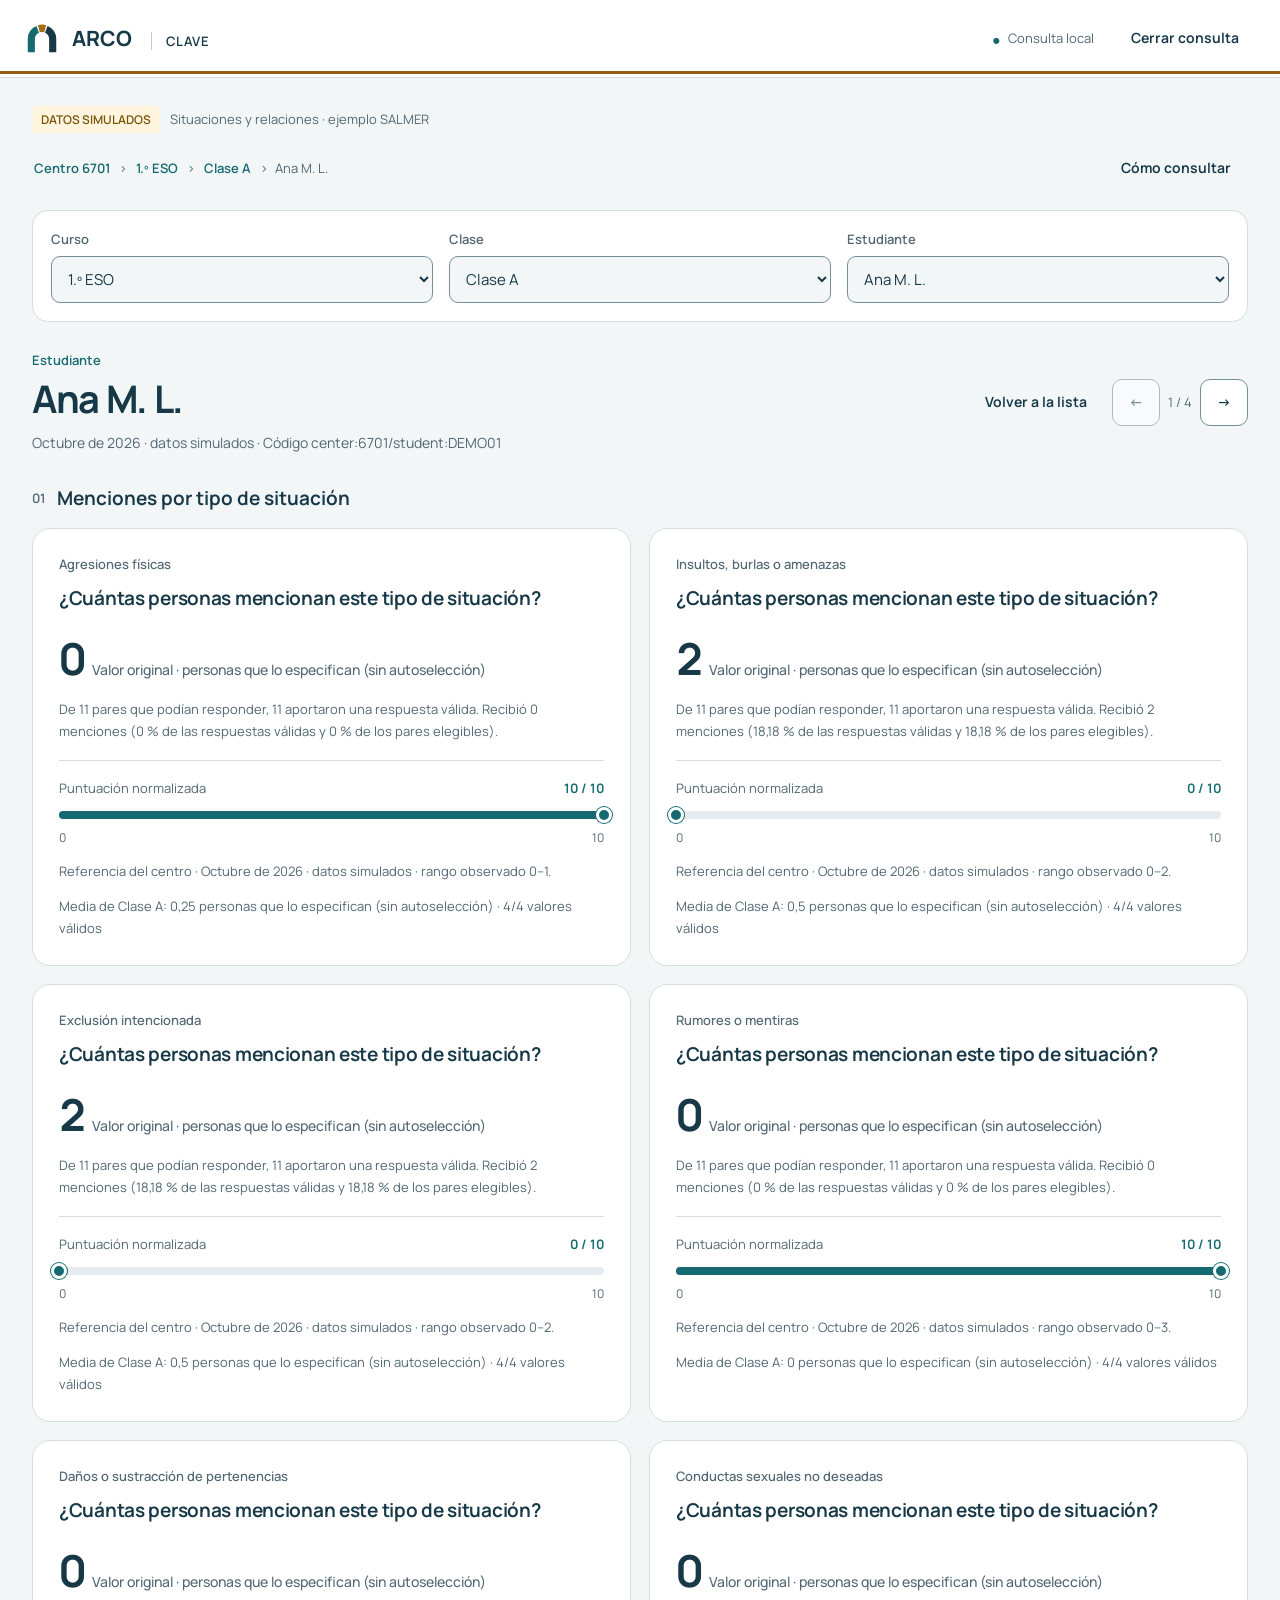
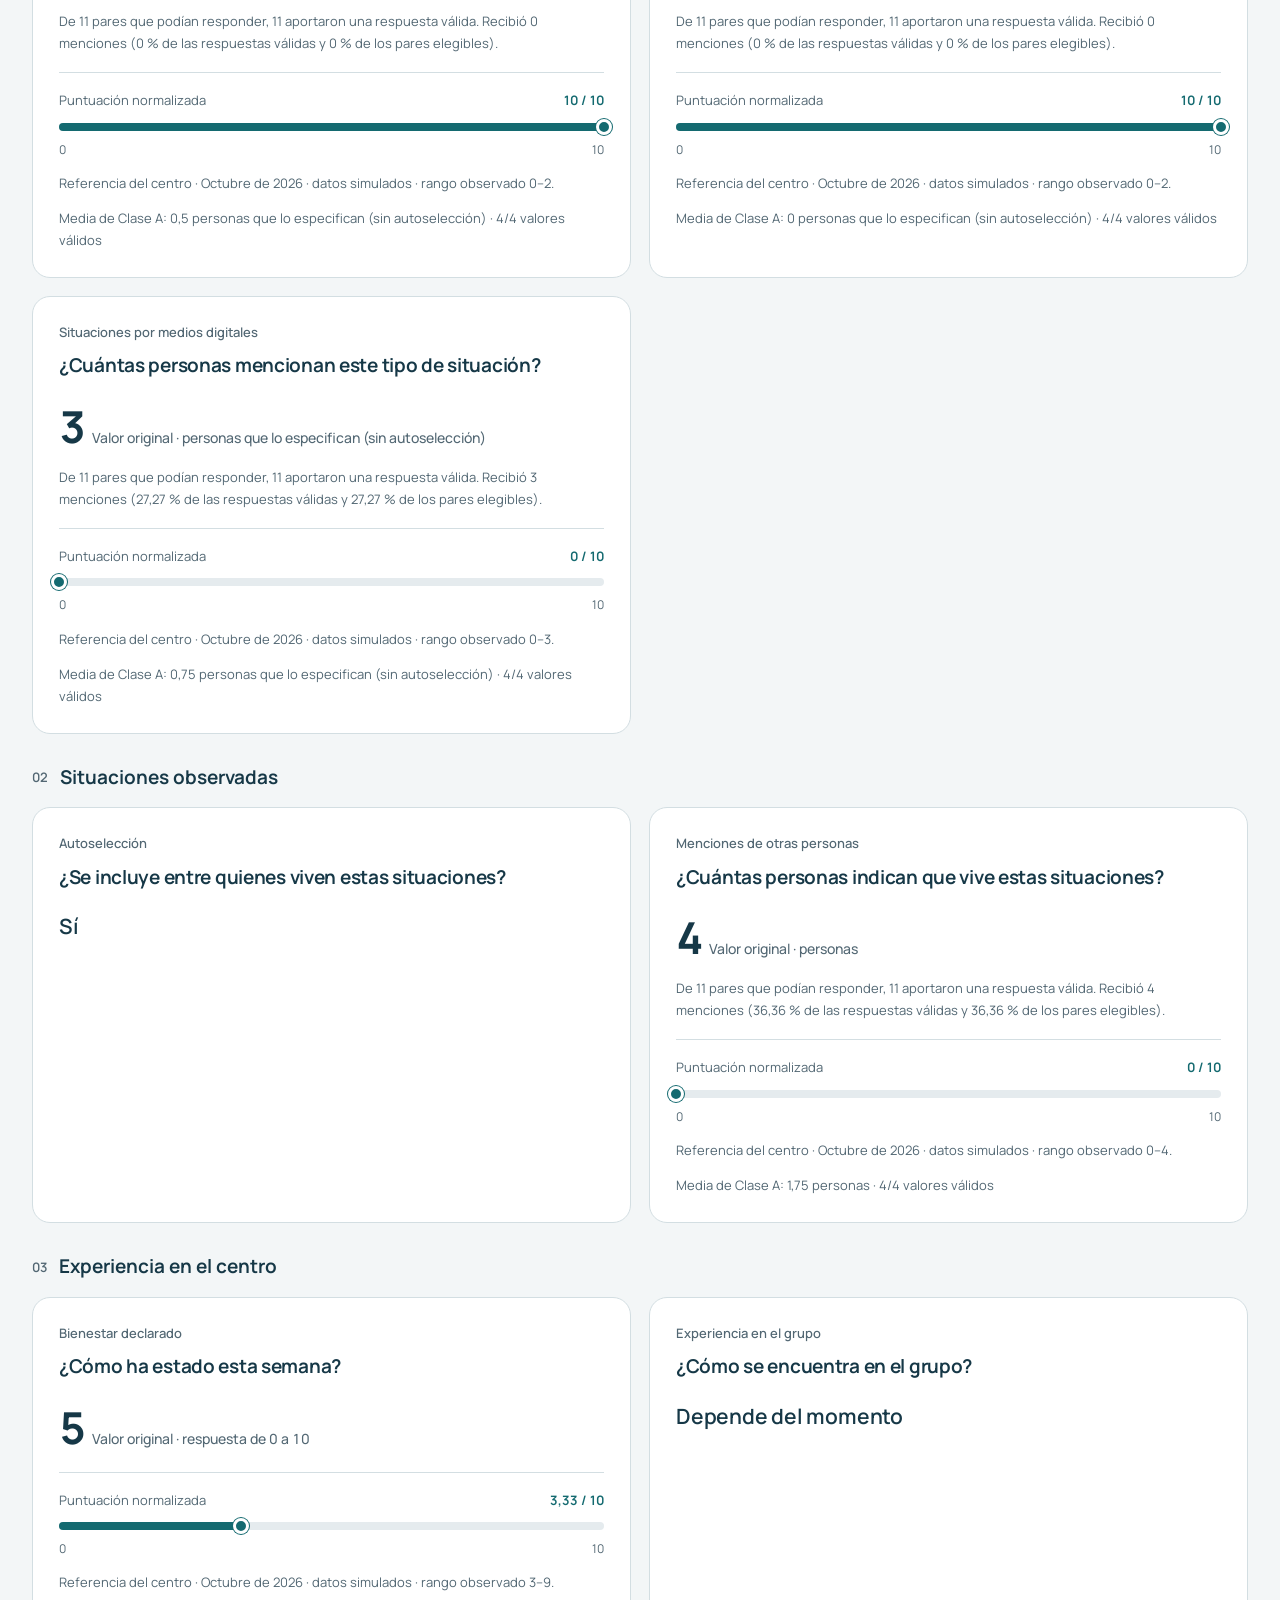
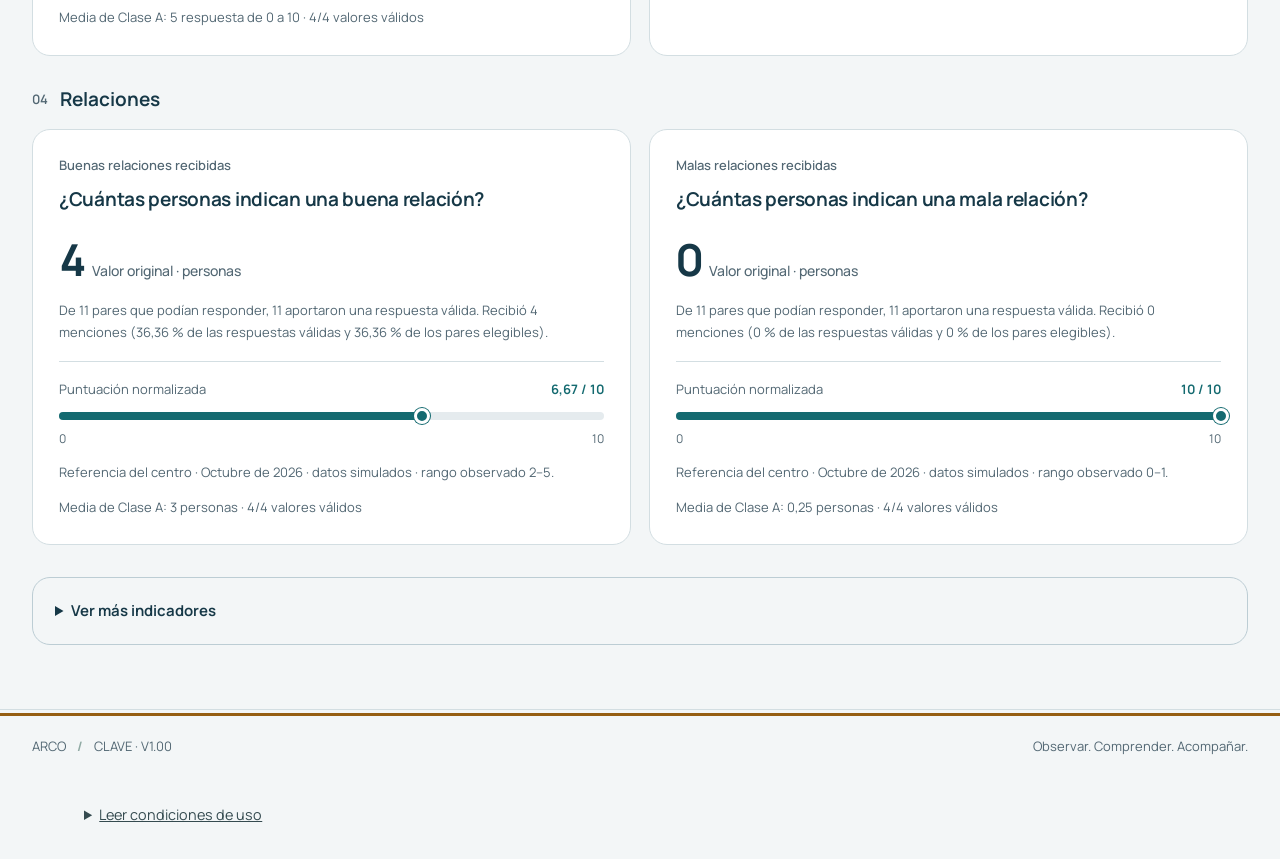
<file: CLAVE-SALMER.html>
<!doctype html>
<html lang="es">
<head><meta http-equiv="Content-Security-Policy" content="default-src 'none'; script-src 'self' 'sha256-RYOF13xjlffeZprbfXDrZiQM7ha0yWcLzlm+tKFQiK0=' 'sha256-AdjZNpScpB/Y/hiWmq3TOIl2DR3PmvX+jzYOdobdbgg=' 'sha256-x/QzZhEOWY01pmEfh1CCLGmGJIedjp6JrIqrW2ZP4NE=' 'sha256-YxxjuMW5+RlJe/S9ZzQ30AuTpn4VGlVUI3c38C/Hgmg=' 'sha256-trnENQAXDSnnoAqA924+uQbI+BPo8BjRhqd7paU8+FE=' 'sha256-q3jpEtIUPqiGA8nTPIaNhWMdmxTf82fHtoOOLU5mFhY=' 'sha256-XxYg9mf8+2spCTlnDt1wiu61O/XQ78avqbll2u1c+so=' 'sha256-9z5okaxBlXToDKrZG67AniO4S/XhIfAFzu7QBGOJli0='; style-src 'self' 'unsafe-inline'; font-src 'self' data:; img-src data:; connect-src 'none'; object-src 'none'; base-uri 'none'; form-action 'none'">
  <meta charset="utf-8">
  <meta name="viewport" content="width=device-width,initial-scale=1">
  <meta name="color-scheme" content="light">
  <meta name="theme-color" content="#f3f6f7">
  <title>CLAVE · ARCO · V1.00</title>
  <link rel="stylesheet" href="assets/style.d7f6aa0fa1dbe88c.css" integrity="sha256-1/aqD6Hb6Iw1MM52IdinrnCStqFrAh60PuCM3Af+umw=" crossorigin="anonymous">
<meta name="application-version" content="V1.00"><link rel="stylesheet" href="assets/style.400111f77d7df2fe.css" integrity="sha256-QAER93198v5E9BQ46V7BTKhOQFukRFS3+H4umxU9Xnk=" crossorigin="anonymous"></head>
<body>
  <a class="skip-link" href="#main">Ir al contenido</a>
  <header class="topbar">
    <button id="brand" class="brand" aria-label="ARCO · Volver al inicio y cerrar consulta"><svg xmlns="http://www.w3.org/2000/svg" viewBox="0 0 96 96" role="img" aria-labelledby="arco-mark-title arco-mark-desc">
  <title id="arco-mark-title">ARCO</title>
  <desc id="arco-mark-desc">Un arco de tres piezas, símbolo de recogida, preparación y consulta conectadas.</desc>
  <path fill="#146A70" d="M10 83V48a38 38 0 0 1 23-35l7 18a19 19 0 0 0-11 17v35z"/>
  <path fill="#A86C16" d="M37 11a38 38 0 0 1 22 0l-5 19a19 19 0 0 0-12 0z"/>
  <path fill="#163847" d="M63 13a38 38 0 0 1 23 35v35H67V48a19 19 0 0 0-11-17z"/>
</svg>
<span>ARCO <small>CLAVE</small></span></button>
    <span class="local-label"><span aria-hidden="true">●</span> Consulta local</span>
    <button id="close-query" class="button quiet" hidden>Cerrar consulta</button>
  </header>
  <main id="main" tabindex="-1">
    <section id="welcome" class="welcome">
      <div class="welcome-story">
        
        <p class="welcome-product">CLAVE · La lectura de los datos</p>
        <h1>Una mirada clara.<br>Tu informe, a mano.</h1>
        <p class="intro">Abre tu informe y explora sus resultados, respuestas y relaciones, del conjunto a cada persona.</p>
        <div class="perspectives" aria-label="Niveles de consulta"><span>Organización</span><b aria-hidden="true">→</b><span>Grupo</span><b aria-hidden="true">→</b><span>Persona</span></div>
        <div class="welcome-route"><span class="welcome-route-mark" aria-hidden="true">∩</span><p><strong>Primero, una visión de conjunto.</strong><br>Después, el detalle que necesitas para interpretar cada dato.</p></div>
        <p class="local-explanation">CLAVE consulta el archivo sin enviarlo. Al cerrar se vacía esta vista; los archivos guardados en tu equipo permanecen.</p>
      </div>
      <div class="open-card">
        
        <h2>Archivo y acceso</h2>
        <p id="preview-help" class="field-help" tabindex="-1" hidden>Esta pestaña es una vista previa. Abre CLAVE.html desde la carpeta del programa para consultar un .arco con contraseña. Puedes cerrarla y volver a DOVELA.</p>
        <form id="open-form" aria-describedby="open-error">
          <label for="datafile">Archivo de datos</label>
          <input id="datafile" name="datafile" type="file" accept=".arco" required aria-describedby="file-help open-error">
          <p class="field-help" id="file-help">Selecciona el archivo .arco preparado con DOVELA.</p>
          <label for="password">Contraseña del archivo</label>
          <input id="password" name="password" type="password" required maxlength="1024" autocomplete="off" autocapitalize="none" spellcheck="false" aria-describedby="open-error">
          <div class="arco-terms"><label class="arco-terms-check" for="terms-open"><input id="terms-open" type="checkbox" required><span>He leído las condiciones de uso y me comprometo a consultar estos datos dentro de mis funciones y a preservar su confidencialidad.</span></label><details><summary>Leer condiciones de uso</summary><div class="arco-terms-box"><p class="arco-terms-note">Borrador local · 2026-10-28-borrador-2</p><h3>Titular y contacto del proyecto</h3><p>Antonio Alfonso · aalfonso@us.es. Institución de vinculación académica: Universidad de Sevilla. Esta vinculación no atribuye a la Universidad la titularidad del servicio, la responsabilidad del tratamiento ni un aval institucional.</p><h3>Estado del texto</h3><p>Borrador para revisión local. Deben completarse los datos legales del prestador y la información de privacidad de cada tratamiento. Este texto no constituye todavía un aviso legal ni una política de privacidad completos. La titularidad del servicio no determina por sí sola quién es responsable del tratamiento de los datos de un centro.</p><h3>Investigación y evaluación ética</h3><p>Estas condiciones no acreditan aprobación ética. Cuando ARCO se utilice en una investigación con personas o datos personales, el estudio deberá contar con la evaluación y autorizaciones que le correspondan antes de iniciarse. Las casillas de la aplicación no sustituyen la información a participantes, los consentimientos o asentimientos aplicables ni la autorización del centro.</p><h3>Finalidad y límites del informe</h3><p>ARCO presenta una fotografía de los datos disponibles para el ámbito y periodo seleccionados. Las olas se consultan por separado; el informe no se actualiza automáticamente ni describe necesariamente la situación actual. Los resultados dependen de las respuestas, la participación, la calidad del archivo y la configuración aplicada. Una ausencia de datos no equivale a ausencia de dificultades.</p><h3>Interpretación profesional</h3><p>La interpretación y las actuaciones corresponden a profesionales competentes, atendiendo al contexto y a otras evidencias. La herramienta no emite diagnósticos ni determina por sí sola la existencia o ausencia de acoso. No debe ser la única base de sanciones, etiquetas o decisiones con efectos relevantes sobre estudiantes. Una señal requiere revisión; su ausencia no justifica desatender una comunicación ni sustituye los protocolos de protección del centro.</p><h3>Uso autorizado</h3><p>Quien carga, consulta o entrega información declara actuar con autorización y dentro de las funciones que tiene asignadas. Debe utilizar únicamente los datos necesarios para la finalidad acordada, revisar el centro, periodo y ámbito, y comunicar errores por el canal autorizado. Poseer un archivo o una contraseña no concede por sí solo autorización para cualquier uso.</p><h3>Confidencialidad y distribución</h3><p>No se publicarán resultados identificables, clasificaciones de estudiantes ni capturas en canales no autorizados. Antes de entregar un informe se revisarán los destinatarios, los ámbitos y el permiso de exportación. Los informes y las claves se custodiarán separados y se compartirán por canales autorizados, según las instrucciones y los plazos de conservación del centro. Al terminar se cerrará la consulta, incluidas las vistas previas abiertas.</p><h3>PDF y copias</h3><p>El PDF contiene una copia del ámbito y periodo visibles. CLAVE crea una contraseña aleatoria para los PDF de cada consulta. Entrega la contraseña por separado. Los archivos descargados permanecen en el dispositivo tras cerrar la sesión.</p><h3>Procesamiento y privacidad</h3><p>En esta edición, DOVELA y CLAVE procesan los archivos seleccionados en el navegador sin remitir su contenido a un servidor de ARCO. No se guardan encuestas, claves ni aceptaciones de forma persistente por estas aplicaciones. Esto no elimina los archivos descargados ni las pestañas de vista previa abiertas. La visita a la web sí implica solicitudes al proveedor de alojamiento; no debe describirse como ausencia de toda comunicación por internet.</p><h3>Responsabilidades de cada parte</h3><p>El centro o la entidad que corresponda determina la finalidad, la legitimación, las personas autorizadas, la conservación y la información a participantes según su intervención real. El usuario debe seguir esas instrucciones y actuar con diligencia. El equipo proveedor, los autores y las instituciones vinculadas conservan las obligaciones que legal o contractualmente les correspondan. Esta declaración no traslada al usuario responsabilidades ajenas, no exonera de defectos imputables ni limita derechos irrenunciables.</p><h3>Qué significa marcar la casilla</h3><p>La casilla expresa una declaración de lectura y compromiso de uso en esta sesión. No sustituye el consentimiento de estudiantes o familias cuando sea necesario, la base jurídica del tratamiento, un contrato con el centro ni los acuerdos entre responsables y encargados. No se envía ni conserva un registro probatorio de aceptación, ni se verifica la identidad de quien marca la casilla.</p><h3>Incidencias</h3><p>Ante errores de datos o indicios de acceso o difusión no autorizados, se debe suspender el uso o la distribución afectados y comunicarlo al responsable designado por el centro, mediante su canal establecido. No se incluirán datos de estudiantes ni claves en solicitudes de soporte por canales no autorizados.</p><a download="ARCO-condiciones-2026-10-28-borrador-2.txt" href="data:text/plain;charset=utf-8,Condiciones%20de%20uso%20y%20confidencialidad%0AVersi%C3%B3n%202026-10-28-borrador-2%0A%0ATitular%20y%20contacto%20del%20proyecto%0AAntonio%20Alfonso%20%C2%B7%20aalfonso%40us.es.%20Instituci%C3%B3n%20de%20vinculaci%C3%B3n%20acad%C3%A9mica%3A%20Universidad%20de%20Sevilla.%20Esta%20vinculaci%C3%B3n%20no%20atribuye%20a%20la%20Universidad%20la%20titularidad%20del%20servicio%2C%20la%20responsabilidad%20del%20tratamiento%20ni%20un%20aval%20institucional.%0A%0AEstado%20del%20texto%0ABorrador%20para%20revisi%C3%B3n%20local.%20Deben%20completarse%20los%20datos%20legales%20del%20prestador%20y%20la%20informaci%C3%B3n%20de%20privacidad%20de%20cada%20tratamiento.%20Este%20texto%20no%20constituye%20todav%C3%ADa%20un%20aviso%20legal%20ni%20una%20pol%C3%ADtica%20de%20privacidad%20completos.%20La%20titularidad%20del%20servicio%20no%20determina%20por%20s%C3%AD%20sola%20qui%C3%A9n%20es%20responsable%20del%20tratamiento%20de%20los%20datos%20de%20un%20centro.%0A%0AInvestigaci%C3%B3n%20y%20evaluaci%C3%B3n%20%C3%A9tica%0AEstas%20condiciones%20no%20acreditan%20aprobaci%C3%B3n%20%C3%A9tica.%20Cuando%20ARCO%20se%20utilice%20en%20una%20investigaci%C3%B3n%20con%20personas%20o%20datos%20personales%2C%20el%20estudio%20deber%C3%A1%20contar%20con%20la%20evaluaci%C3%B3n%20y%20autorizaciones%20que%20le%20correspondan%20antes%20de%20iniciarse.%20Las%20casillas%20de%20la%20aplicaci%C3%B3n%20no%20sustituyen%20la%20informaci%C3%B3n%20a%20participantes%2C%20los%20consentimientos%20o%20asentimientos%20aplicables%20ni%20la%20autorizaci%C3%B3n%20del%20centro.%0A%0AFinalidad%20y%20l%C3%ADmites%20del%20informe%0AARCO%20presenta%20una%20fotograf%C3%ADa%20de%20los%20datos%20disponibles%20para%20el%20%C3%A1mbito%20y%20periodo%20seleccionados.%20Las%20olas%20se%20consultan%20por%20separado%3B%20el%20informe%20no%20se%20actualiza%20autom%C3%A1ticamente%20ni%20describe%20necesariamente%20la%20situaci%C3%B3n%20actual.%20Los%20resultados%20dependen%20de%20las%20respuestas%2C%20la%20participaci%C3%B3n%2C%20la%20calidad%20del%20archivo%20y%20la%20configuraci%C3%B3n%20aplicada.%20Una%20ausencia%20de%20datos%20no%20equivale%20a%20ausencia%20de%20dificultades.%0A%0AInterpretaci%C3%B3n%20profesional%0ALa%20interpretaci%C3%B3n%20y%20las%20actuaciones%20corresponden%20a%20profesionales%20competentes%2C%20atendiendo%20al%20contexto%20y%20a%20otras%20evidencias.%20La%20herramienta%20no%20emite%20diagn%C3%B3sticos%20ni%20determina%20por%20s%C3%AD%20sola%20la%20existencia%20o%20ausencia%20de%20acoso.%20No%20debe%20ser%20la%20%C3%BAnica%20base%20de%20sanciones%2C%20etiquetas%20o%20decisiones%20con%20efectos%20relevantes%20sobre%20estudiantes.%20Una%20se%C3%B1al%20requiere%20revisi%C3%B3n%3B%20su%20ausencia%20no%20justifica%20desatender%20una%20comunicaci%C3%B3n%20ni%20sustituye%20los%20protocolos%20de%20protecci%C3%B3n%20del%20centro.%0A%0AUso%20autorizado%0AQuien%20carga%2C%20consulta%20o%20entrega%20informaci%C3%B3n%20declara%20actuar%20con%20autorizaci%C3%B3n%20y%20dentro%20de%20las%20funciones%20que%20tiene%20asignadas.%20Debe%20utilizar%20%C3%BAnicamente%20los%20datos%20necesarios%20para%20la%20finalidad%20acordada%2C%20revisar%20el%20centro%2C%20periodo%20y%20%C3%A1mbito%2C%20y%20comunicar%20errores%20por%20el%20canal%20autorizado.%20Poseer%20un%20archivo%20o%20una%20contrase%C3%B1a%20no%20concede%20por%20s%C3%AD%20solo%20autorizaci%C3%B3n%20para%20cualquier%20uso.%0A%0AConfidencialidad%20y%20distribuci%C3%B3n%0ANo%20se%20publicar%C3%A1n%20resultados%20identificables%2C%20clasificaciones%20de%20estudiantes%20ni%20capturas%20en%20canales%20no%20autorizados.%20Antes%20de%20entregar%20un%20informe%20se%20revisar%C3%A1n%20los%20destinatarios%2C%20los%20%C3%A1mbitos%20y%20el%20permiso%20de%20exportaci%C3%B3n.%20Los%20informes%20y%20las%20claves%20se%20custodiar%C3%A1n%20separados%20y%20se%20compartir%C3%A1n%20por%20canales%20autorizados%2C%20seg%C3%BAn%20las%20instrucciones%20y%20los%20plazos%20de%20conservaci%C3%B3n%20del%20centro.%20Al%20terminar%20se%20cerrar%C3%A1%20la%20consulta%2C%20incluidas%20las%20vistas%20previas%20abiertas.%0A%0APDF%20y%20copias%0AEl%20PDF%20contiene%20una%20copia%20del%20%C3%A1mbito%20y%20periodo%20visibles.%20CLAVE%20crea%20una%20contrase%C3%B1a%20aleatoria%20para%20los%20PDF%20de%20cada%20consulta.%20Entrega%20la%20contrase%C3%B1a%20por%20separado.%20Los%20archivos%20descargados%20permanecen%20en%20el%20dispositivo%20tras%20cerrar%20la%20sesi%C3%B3n.%0A%0AProcesamiento%20y%20privacidad%0AEn%20esta%20edici%C3%B3n%2C%20DOVELA%20y%20CLAVE%20procesan%20los%20archivos%20seleccionados%20en%20el%20navegador%20sin%20remitir%20su%20contenido%20a%20un%20servidor%20de%20ARCO.%20No%20se%20guardan%20encuestas%2C%20claves%20ni%20aceptaciones%20de%20forma%20persistente%20por%20estas%20aplicaciones.%20Esto%20no%20elimina%20los%20archivos%20descargados%20ni%20las%20pesta%C3%B1as%20de%20vista%20previa%20abiertas.%20La%20visita%20a%20la%20web%20s%C3%AD%20implica%20solicitudes%20al%20proveedor%20de%20alojamiento%3B%20no%20debe%20describirse%20como%20ausencia%20de%20toda%20comunicaci%C3%B3n%20por%20internet.%0A%0AResponsabilidades%20de%20cada%20parte%0AEl%20centro%20o%20la%20entidad%20que%20corresponda%20determina%20la%20finalidad%2C%20la%20legitimaci%C3%B3n%2C%20las%20personas%20autorizadas%2C%20la%20conservaci%C3%B3n%20y%20la%20informaci%C3%B3n%20a%20participantes%20seg%C3%BAn%20su%20intervenci%C3%B3n%20real.%20El%20usuario%20debe%20seguir%20esas%20instrucciones%20y%20actuar%20con%20diligencia.%20El%20equipo%20proveedor%2C%20los%20autores%20y%20las%20instituciones%20vinculadas%20conservan%20las%20obligaciones%20que%20legal%20o%20contractualmente%20les%20correspondan.%20Esta%20declaraci%C3%B3n%20no%20traslada%20al%20usuario%20responsabilidades%20ajenas%2C%20no%20exonera%20de%20defectos%20imputables%20ni%20limita%20derechos%20irrenunciables.%0A%0AQu%C3%A9%20significa%20marcar%20la%20casilla%0ALa%20casilla%20expresa%20una%20declaraci%C3%B3n%20de%20lectura%20y%20compromiso%20de%20uso%20en%20esta%20sesi%C3%B3n.%20No%20sustituye%20el%20consentimiento%20de%20estudiantes%20o%20familias%20cuando%20sea%20necesario%2C%20la%20base%20jur%C3%ADdica%20del%20tratamiento%2C%20un%20contrato%20con%20el%20centro%20ni%20los%20acuerdos%20entre%20responsables%20y%20encargados.%20No%20se%20env%C3%ADa%20ni%20conserva%20un%20registro%20probatorio%20de%20aceptaci%C3%B3n%2C%20ni%20se%20verifica%20la%20identidad%20de%20quien%20marca%20la%20casilla.%0A%0AIncidencias%0AAnte%20errores%20de%20datos%20o%20indicios%20de%20acceso%20o%20difusi%C3%B3n%20no%20autorizados%2C%20se%20debe%20suspender%20el%20uso%20o%20la%20distribuci%C3%B3n%20afectados%20y%20comunicarlo%20al%20responsable%20designado%20por%20el%20centro%2C%20mediante%20su%20canal%20establecido.%20No%20se%20incluir%C3%A1n%20datos%20de%20estudiantes%20ni%20claves%20en%20solicitudes%20de%20soporte%20por%20canales%20no%20autorizados.">Descargar este texto</a></div></details></div>
          <button class="button primary wide" id="open" type="submit">Abrir informe <span aria-hidden="true">→</span></button>
        </form>
        <p id="open-error" role="alert" class="error" tabindex="-1" hidden></p>
        <p id="open-status" role="status" class="field-help"></p>
        <div class="demo-entry"><span class="pill">Datos simulados</span><h3>Explora sin archivos</h3><p>Elige un ejemplo para conocer las fichas.</p><div id="example-choices" class="example-choices"></div><details><summary>Demo inicial</summary><button class="button secondary wide" id="demo-button">Explorar demo inicial <span aria-hidden="true">↗</span></button><p class="demo-password">Contraseña: <code>ARCO-DEMO-2026</code></p></details></div>
      </div>
    </section>
    <section id="workspace" class="workspace" hidden>
      <div id="dataset-banner" class="dataset-banner"></div>
      <div class="workspace-tools"><nav id="breadcrumbs" aria-label="Ruta de consulta"></nav><button id="guide-open" class="button quiet">Cómo consultar</button></div>
      <aside id="guide" class="guide" hidden aria-label="Guía de consulta"></aside>
      <div id="wave-picker" class="filters" hidden></div>
      <div id="filters" class="filters" aria-label="Seleccionar ámbito"></div>
      <div id="view-heading" class="view-heading"></div>
      <div id="view-tabs" class="view-tabs" role="group" aria-label="Vista"></div>
      <div id="report"></div>
    </section>
    <p id="announcement" class="sr-only" role="status" aria-live="polite"></p>
  </main>
  <footer class="footer"><span>ARCO <b>/</b> CLAVE · V1.00</span><span>Observar. Comprender. Acompañar.</span></footer>
  <section class="arco-terms" aria-label="Condiciones de uso" style="max-width:72rem;margin:1rem auto;padding:0 1.25rem"><details><summary>Leer condiciones de uso</summary><div class="arco-terms-box"><p class="arco-terms-note">Borrador local · 2026-10-28-borrador-2</p><h3>Titular y contacto del proyecto</h3><p>Antonio Alfonso · aalfonso@us.es. Institución de vinculación académica: Universidad de Sevilla. Esta vinculación no atribuye a la Universidad la titularidad del servicio, la responsabilidad del tratamiento ni un aval institucional.</p><h3>Estado del texto</h3><p>Borrador para revisión local. Deben completarse los datos legales del prestador y la información de privacidad de cada tratamiento. Este texto no constituye todavía un aviso legal ni una política de privacidad completos. La titularidad del servicio no determina por sí sola quién es responsable del tratamiento de los datos de un centro.</p><h3>Investigación y evaluación ética</h3><p>Estas condiciones no acreditan aprobación ética. Cuando ARCO se utilice en una investigación con personas o datos personales, el estudio deberá contar con la evaluación y autorizaciones que le correspondan antes de iniciarse. Las casillas de la aplicación no sustituyen la información a participantes, los consentimientos o asentimientos aplicables ni la autorización del centro.</p><h3>Finalidad y límites del informe</h3><p>ARCO presenta una fotografía de los datos disponibles para el ámbito y periodo seleccionados. Las olas se consultan por separado; el informe no se actualiza automáticamente ni describe necesariamente la situación actual. Los resultados dependen de las respuestas, la participación, la calidad del archivo y la configuración aplicada. Una ausencia de datos no equivale a ausencia de dificultades.</p><h3>Interpretación profesional</h3><p>La interpretación y las actuaciones corresponden a profesionales competentes, atendiendo al contexto y a otras evidencias. La herramienta no emite diagnósticos ni determina por sí sola la existencia o ausencia de acoso. No debe ser la única base de sanciones, etiquetas o decisiones con efectos relevantes sobre estudiantes. Una señal requiere revisión; su ausencia no justifica desatender una comunicación ni sustituye los protocolos de protección del centro.</p><h3>Uso autorizado</h3><p>Quien carga, consulta o entrega información declara actuar con autorización y dentro de las funciones que tiene asignadas. Debe utilizar únicamente los datos necesarios para la finalidad acordada, revisar el centro, periodo y ámbito, y comunicar errores por el canal autorizado. Poseer un archivo o una contraseña no concede por sí solo autorización para cualquier uso.</p><h3>Confidencialidad y distribución</h3><p>No se publicarán resultados identificables, clasificaciones de estudiantes ni capturas en canales no autorizados. Antes de entregar un informe se revisarán los destinatarios, los ámbitos y el permiso de exportación. Los informes y las claves se custodiarán separados y se compartirán por canales autorizados, según las instrucciones y los plazos de conservación del centro. Al terminar se cerrará la consulta, incluidas las vistas previas abiertas.</p><h3>PDF y copias</h3><p>El PDF contiene una copia del ámbito y periodo visibles. CLAVE crea una contraseña aleatoria para los PDF de cada consulta. Entrega la contraseña por separado. Los archivos descargados permanecen en el dispositivo tras cerrar la sesión.</p><h3>Procesamiento y privacidad</h3><p>En esta edición, DOVELA y CLAVE procesan los archivos seleccionados en el navegador sin remitir su contenido a un servidor de ARCO. No se guardan encuestas, claves ni aceptaciones de forma persistente por estas aplicaciones. Esto no elimina los archivos descargados ni las pestañas de vista previa abiertas. La visita a la web sí implica solicitudes al proveedor de alojamiento; no debe describirse como ausencia de toda comunicación por internet.</p><h3>Responsabilidades de cada parte</h3><p>El centro o la entidad que corresponda determina la finalidad, la legitimación, las personas autorizadas, la conservación y la información a participantes según su intervención real. El usuario debe seguir esas instrucciones y actuar con diligencia. El equipo proveedor, los autores y las instituciones vinculadas conservan las obligaciones que legal o contractualmente les correspondan. Esta declaración no traslada al usuario responsabilidades ajenas, no exonera de defectos imputables ni limita derechos irrenunciables.</p><h3>Qué significa marcar la casilla</h3><p>La casilla expresa una declaración de lectura y compromiso de uso en esta sesión. No sustituye el consentimiento de estudiantes o familias cuando sea necesario, la base jurídica del tratamiento, un contrato con el centro ni los acuerdos entre responsables y encargados. No se envía ni conserva un registro probatorio de aceptación, ni se verifica la identidad de quien marca la casilla.</p><h3>Incidencias</h3><p>Ante errores de datos o indicios de acceso o difusión no autorizados, se debe suspender el uso o la distribución afectados y comunicarlo al responsable designado por el centro, mediante su canal establecido. No se incluirán datos de estudiantes ni claves en solicitudes de soporte por canales no autorizados.</p><a download="ARCO-condiciones-2026-10-28-borrador-2.txt" href="data:text/plain;charset=utf-8,Condiciones%20de%20uso%20y%20confidencialidad%0AVersi%C3%B3n%202026-10-28-borrador-2%0A%0ATitular%20y%20contacto%20del%20proyecto%0AAntonio%20Alfonso%20%C2%B7%20aalfonso%40us.es.%20Instituci%C3%B3n%20de%20vinculaci%C3%B3n%20acad%C3%A9mica%3A%20Universidad%20de%20Sevilla.%20Esta%20vinculaci%C3%B3n%20no%20atribuye%20a%20la%20Universidad%20la%20titularidad%20del%20servicio%2C%20la%20responsabilidad%20del%20tratamiento%20ni%20un%20aval%20institucional.%0A%0AEstado%20del%20texto%0ABorrador%20para%20revisi%C3%B3n%20local.%20Deben%20completarse%20los%20datos%20legales%20del%20prestador%20y%20la%20informaci%C3%B3n%20de%20privacidad%20de%20cada%20tratamiento.%20Este%20texto%20no%20constituye%20todav%C3%ADa%20un%20aviso%20legal%20ni%20una%20pol%C3%ADtica%20de%20privacidad%20completos.%20La%20titularidad%20del%20servicio%20no%20determina%20por%20s%C3%AD%20sola%20qui%C3%A9n%20es%20responsable%20del%20tratamiento%20de%20los%20datos%20de%20un%20centro.%0A%0AInvestigaci%C3%B3n%20y%20evaluaci%C3%B3n%20%C3%A9tica%0AEstas%20condiciones%20no%20acreditan%20aprobaci%C3%B3n%20%C3%A9tica.%20Cuando%20ARCO%20se%20utilice%20en%20una%20investigaci%C3%B3n%20con%20personas%20o%20datos%20personales%2C%20el%20estudio%20deber%C3%A1%20contar%20con%20la%20evaluaci%C3%B3n%20y%20autorizaciones%20que%20le%20correspondan%20antes%20de%20iniciarse.%20Las%20casillas%20de%20la%20aplicaci%C3%B3n%20no%20sustituyen%20la%20informaci%C3%B3n%20a%20participantes%2C%20los%20consentimientos%20o%20asentimientos%20aplicables%20ni%20la%20autorizaci%C3%B3n%20del%20centro.%0A%0AFinalidad%20y%20l%C3%ADmites%20del%20informe%0AARCO%20presenta%20una%20fotograf%C3%ADa%20de%20los%20datos%20disponibles%20para%20el%20%C3%A1mbito%20y%20periodo%20seleccionados.%20Las%20olas%20se%20consultan%20por%20separado%3B%20el%20informe%20no%20se%20actualiza%20autom%C3%A1ticamente%20ni%20describe%20necesariamente%20la%20situaci%C3%B3n%20actual.%20Los%20resultados%20dependen%20de%20las%20respuestas%2C%20la%20participaci%C3%B3n%2C%20la%20calidad%20del%20archivo%20y%20la%20configuraci%C3%B3n%20aplicada.%20Una%20ausencia%20de%20datos%20no%20equivale%20a%20ausencia%20de%20dificultades.%0A%0AInterpretaci%C3%B3n%20profesional%0ALa%20interpretaci%C3%B3n%20y%20las%20actuaciones%20corresponden%20a%20profesionales%20competentes%2C%20atendiendo%20al%20contexto%20y%20a%20otras%20evidencias.%20La%20herramienta%20no%20emite%20diagn%C3%B3sticos%20ni%20determina%20por%20s%C3%AD%20sola%20la%20existencia%20o%20ausencia%20de%20acoso.%20No%20debe%20ser%20la%20%C3%BAnica%20base%20de%20sanciones%2C%20etiquetas%20o%20decisiones%20con%20efectos%20relevantes%20sobre%20estudiantes.%20Una%20se%C3%B1al%20requiere%20revisi%C3%B3n%3B%20su%20ausencia%20no%20justifica%20desatender%20una%20comunicaci%C3%B3n%20ni%20sustituye%20los%20protocolos%20de%20protecci%C3%B3n%20del%20centro.%0A%0AUso%20autorizado%0AQuien%20carga%2C%20consulta%20o%20entrega%20informaci%C3%B3n%20declara%20actuar%20con%20autorizaci%C3%B3n%20y%20dentro%20de%20las%20funciones%20que%20tiene%20asignadas.%20Debe%20utilizar%20%C3%BAnicamente%20los%20datos%20necesarios%20para%20la%20finalidad%20acordada%2C%20revisar%20el%20centro%2C%20periodo%20y%20%C3%A1mbito%2C%20y%20comunicar%20errores%20por%20el%20canal%20autorizado.%20Poseer%20un%20archivo%20o%20una%20contrase%C3%B1a%20no%20concede%20por%20s%C3%AD%20solo%20autorizaci%C3%B3n%20para%20cualquier%20uso.%0A%0AConfidencialidad%20y%20distribuci%C3%B3n%0ANo%20se%20publicar%C3%A1n%20resultados%20identificables%2C%20clasificaciones%20de%20estudiantes%20ni%20capturas%20en%20canales%20no%20autorizados.%20Antes%20de%20entregar%20un%20informe%20se%20revisar%C3%A1n%20los%20destinatarios%2C%20los%20%C3%A1mbitos%20y%20el%20permiso%20de%20exportaci%C3%B3n.%20Los%20informes%20y%20las%20claves%20se%20custodiar%C3%A1n%20separados%20y%20se%20compartir%C3%A1n%20por%20canales%20autorizados%2C%20seg%C3%BAn%20las%20instrucciones%20y%20los%20plazos%20de%20conservaci%C3%B3n%20del%20centro.%20Al%20terminar%20se%20cerrar%C3%A1%20la%20consulta%2C%20incluidas%20las%20vistas%20previas%20abiertas.%0A%0APDF%20y%20copias%0AEl%20PDF%20contiene%20una%20copia%20del%20%C3%A1mbito%20y%20periodo%20visibles.%20CLAVE%20crea%20una%20contrase%C3%B1a%20aleatoria%20para%20los%20PDF%20de%20cada%20consulta.%20Entrega%20la%20contrase%C3%B1a%20por%20separado.%20Los%20archivos%20descargados%20permanecen%20en%20el%20dispositivo%20tras%20cerrar%20la%20sesi%C3%B3n.%0A%0AProcesamiento%20y%20privacidad%0AEn%20esta%20edici%C3%B3n%2C%20DOVELA%20y%20CLAVE%20procesan%20los%20archivos%20seleccionados%20en%20el%20navegador%20sin%20remitir%20su%20contenido%20a%20un%20servidor%20de%20ARCO.%20No%20se%20guardan%20encuestas%2C%20claves%20ni%20aceptaciones%20de%20forma%20persistente%20por%20estas%20aplicaciones.%20Esto%20no%20elimina%20los%20archivos%20descargados%20ni%20las%20pesta%C3%B1as%20de%20vista%20previa%20abiertas.%20La%20visita%20a%20la%20web%20s%C3%AD%20implica%20solicitudes%20al%20proveedor%20de%20alojamiento%3B%20no%20debe%20describirse%20como%20ausencia%20de%20toda%20comunicaci%C3%B3n%20por%20internet.%0A%0AResponsabilidades%20de%20cada%20parte%0AEl%20centro%20o%20la%20entidad%20que%20corresponda%20determina%20la%20finalidad%2C%20la%20legitimaci%C3%B3n%2C%20las%20personas%20autorizadas%2C%20la%20conservaci%C3%B3n%20y%20la%20informaci%C3%B3n%20a%20participantes%20seg%C3%BAn%20su%20intervenci%C3%B3n%20real.%20El%20usuario%20debe%20seguir%20esas%20instrucciones%20y%20actuar%20con%20diligencia.%20El%20equipo%20proveedor%2C%20los%20autores%20y%20las%20instituciones%20vinculadas%20conservan%20las%20obligaciones%20que%20legal%20o%20contractualmente%20les%20correspondan.%20Esta%20declaraci%C3%B3n%20no%20traslada%20al%20usuario%20responsabilidades%20ajenas%2C%20no%20exonera%20de%20defectos%20imputables%20ni%20limita%20derechos%20irrenunciables.%0A%0AQu%C3%A9%20significa%20marcar%20la%20casilla%0ALa%20casilla%20expresa%20una%20declaraci%C3%B3n%20de%20lectura%20y%20compromiso%20de%20uso%20en%20esta%20sesi%C3%B3n.%20No%20sustituye%20el%20consentimiento%20de%20estudiantes%20o%20familias%20cuando%20sea%20necesario%2C%20la%20base%20jur%C3%ADdica%20del%20tratamiento%2C%20un%20contrato%20con%20el%20centro%20ni%20los%20acuerdos%20entre%20responsables%20y%20encargados.%20No%20se%20env%C3%ADa%20ni%20conserva%20un%20registro%20probatorio%20de%20aceptaci%C3%B3n%2C%20ni%20se%20verifica%20la%20identidad%20de%20quien%20marca%20la%20casilla.%0A%0AIncidencias%0AAnte%20errores%20de%20datos%20o%20indicios%20de%20acceso%20o%20difusi%C3%B3n%20no%20autorizados%2C%20se%20debe%20suspender%20el%20uso%20o%20la%20distribuci%C3%B3n%20afectados%20y%20comunicarlo%20al%20responsable%20designado%20por%20el%20centro%2C%20mediante%20su%20canal%20establecido.%20No%20se%20incluir%C3%A1n%20datos%20de%20estudiantes%20ni%20claves%20en%20solicitudes%20de%20soporte%20por%20canales%20no%20autorizados.">Descargar este texto</a></div></details></section>
  <script src="assets/shared.c8c1ed24d0ef5270.js" integrity="sha256-yMHtJNDvUnDzWlivHHUDfTIzzDuSVCRBiOjFBOPFf0M=" crossorigin="anonymous" defer></script>
<script src="assets/shared.f553bd6df09ea107.js" integrity="sha256-9VO9bfCeoQedJtU1HQDFo3gWyPhfX2QK9MGgapa/gkw=" crossorigin="anonymous" defer></script>
<script src="assets/shared.c5c9341c380172c7.js" integrity="sha256-xck0HDgBcsc8wWlJ4Ob4TCmFd3gZYjfihcP6vqV4QJI=" crossorigin="anonymous" defer></script>
<script src="assets/shared.5c8644b99b012cc2.js" integrity="sha256-XIZEuZsBLMKcRAM6BZfKAwGnFr6TziHznFK7OplDN+s=" crossorigin="anonymous" defer></script>
<script src="assets/shared.ec20eb35da613b24.js" integrity="sha256-7CDrNdphOySVuyb1ybPnrvCqt4SDlySoh6IIYSM13Bs=" crossorigin="anonymous" defer></script>
<script src="assets/shared.cbbcd4163a891840.js" integrity="sha256-y7zUFjqJGEBTOkI/890HAm4ClsWf742NuMyfi9kbXyk=" crossorigin="anonymous" defer></script>
<script src="assets/shared.e73b692ef884e7bb.js" integrity="sha256-5ztpLviE57s5jjGcirW915I+gQIbd6mhQT0QdRHh/DU=" crossorigin="anonymous" defer></script>
<script src="assets/shared.1716e4f4f9df0145.js" integrity="sha256-Fxbk9PnfAUUyaXlh6VomX0t6JJlDs08ElpqvRiQq7xM=" crossorigin="anonymous" defer></script>
</body>
</html>
</file>
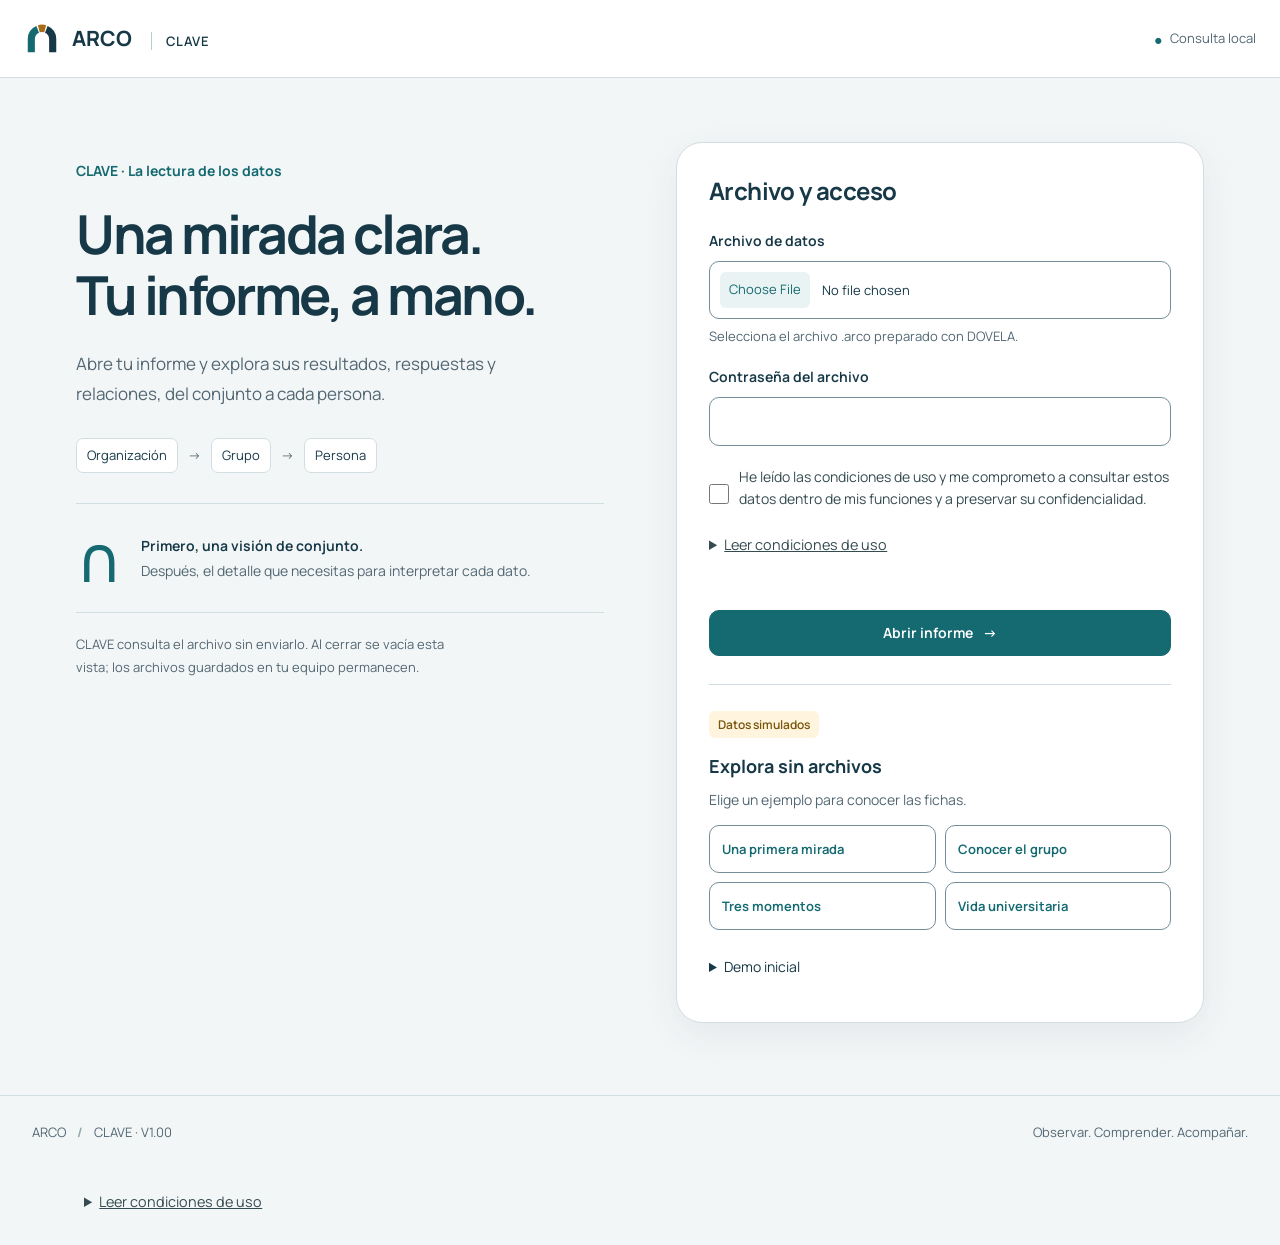
<file: CLAVE.html>
<!doctype html>
<html lang="es">
<head>
<meta http-equiv="Content-Security-Policy" content="default-src 'none'; script-src 'self' 'sha256-RYOF13xjlffeZprbfXDrZiQM7ha0yWcLzlm+tKFQiK0=' 'sha256-cIoq/6/PwKUi+tnahzm19yR+LGGwp1gtxaDbuFGuVNU=' 'sha256-tsMJKj2APETsBgeNHS9+vkEtwepcjx4Sj6zAFhO+an4=' 'sha256-13t0DOGo5V9ZdsSoibn/7sHu3O6G8wI3LuMlfyh0aOY=' 'sha256-AdjZNpScpB/Y/hiWmq3TOIl2DR3PmvX+jzYOdobdbgg=' 'sha256-+p+92zCvDo1dtoVBVgP85L57Dk/yJLawdCqVbgaKbHY=' 'sha256-OH7gmhvlqE/YR+2m7oKp+/+pZJc/vBlhQSg9EdcWm2k=' 'sha256-YxxjuMW5+RlJe/S9ZzQ30AuTpn4VGlVUI3c38C/Hgmg=' 'sha256-trnENQAXDSnnoAqA924+uQbI+BPo8BjRhqd7paU8+FE=' 'sha256-q3jpEtIUPqiGA8nTPIaNhWMdmxTf82fHtoOOLU5mFhY=' 'sha256-XxYg9mf8+2spCTlnDt1wiu61O/XQ78avqbll2u1c+so=' 'sha256-9566jrWKhyu+hxAB4ngcnsgVZNBiApnlhSizllVYPE0='; style-src 'self' 'unsafe-inline'; font-src 'self' data:; img-src data:; connect-src 'none'; object-src 'none'; base-uri 'none'; form-action 'none'">
  <meta charset="utf-8">
  <meta name="viewport" content="width=device-width,initial-scale=1">
  <meta name="color-scheme" content="light">
  <meta name="theme-color" content="#f3f6f7">
  <title>CLAVE · ARCO · V1.00</title>
  <link rel="stylesheet" href="assets/style.d7f6aa0fa1dbe88c.css" integrity="sha256-1/aqD6Hb6Iw1MM52IdinrnCStqFrAh60PuCM3Af+umw=" crossorigin="anonymous">
<meta name="application-version" content="V1.00"><link rel="stylesheet" href="assets/style.400111f77d7df2fe.css" integrity="sha256-QAER93198v5E9BQ46V7BTKhOQFukRFS3+H4umxU9Xnk=" crossorigin="anonymous"><script src="assets/resources.9ae8dfc508f4ea1f.js" integrity="sha256-mujfxQj06h96UYeOHx3+rfXegMSaC5TSfrKGXvjjev8=" crossorigin="anonymous" defer></script>
</head>
<body>
  <a class="skip-link" href="#main">Ir al contenido</a>
  <header class="topbar">
    <button id="brand" class="brand" aria-label="ARCO · Volver al inicio y cerrar consulta"><svg xmlns="http://www.w3.org/2000/svg" viewBox="0 0 96 96" role="img" aria-labelledby="arco-mark-title arco-mark-desc">
  <title id="arco-mark-title">ARCO</title>
  <desc id="arco-mark-desc">Un arco de tres piezas, símbolo de recogida, preparación y consulta conectadas.</desc>
  <path fill="#146A70" d="M10 83V48a38 38 0 0 1 23-35l7 18a19 19 0 0 0-11 17v35z"/>
  <path fill="#A86C16" d="M37 11a38 38 0 0 1 22 0l-5 19a19 19 0 0 0-12 0z"/>
  <path fill="#163847" d="M63 13a38 38 0 0 1 23 35v35H67V48a19 19 0 0 0-11-17z"/>
</svg>
<span>ARCO <small>CLAVE</small></span></button>
    <span class="local-label"><span aria-hidden="true">●</span> Consulta local</span>
    <button id="close-query" class="button quiet" hidden>Cerrar consulta</button>
  </header>
  <main id="main" tabindex="-1">
    <section id="welcome" class="welcome">
      <div class="welcome-story">
        
        <p class="welcome-product">CLAVE · La lectura de los datos</p>
        <h1>Una mirada clara.<br>Tu informe, a mano.</h1>
        <p class="intro">Abre tu informe y explora sus resultados, respuestas y relaciones, del conjunto a cada persona.</p>
        <div class="perspectives" aria-label="Niveles de consulta"><span>Organización</span><b aria-hidden="true">→</b><span>Grupo</span><b aria-hidden="true">→</b><span>Persona</span></div>
        <div class="welcome-route"><span class="welcome-route-mark" aria-hidden="true">∩</span><p><strong>Primero, una visión de conjunto.</strong><br>Después, el detalle que necesitas para interpretar cada dato.</p></div>
        <p class="local-explanation">CLAVE consulta el archivo sin enviarlo. Al cerrar se vacía esta vista; los archivos guardados en tu equipo permanecen.</p>
      </div>
      <div class="open-card">
        
        <h2>Archivo y acceso</h2>
        <p id="preview-help" class="field-help" tabindex="-1" hidden>Esta pestaña es una vista previa. Abre CLAVE.html desde la carpeta del programa para consultar un .arco con contraseña. Puedes cerrarla y volver a DOVELA.</p>
        <form id="open-form" aria-describedby="open-error">
          <label for="datafile">Archivo de datos</label>
          <input id="datafile" name="datafile" type="file" accept=".arco" required aria-describedby="file-help open-error">
          <p class="field-help" id="file-help">Selecciona el archivo .arco preparado con DOVELA.</p>
          <label for="password">Contraseña del archivo</label>
          <input id="password" name="password" type="password" required maxlength="1024" autocomplete="off" autocapitalize="none" spellcheck="false" aria-describedby="open-error">
          <div class="arco-terms"><label class="arco-terms-check" for="terms-open"><input id="terms-open" type="checkbox" required><span>He leído las condiciones de uso y me comprometo a consultar estos datos dentro de mis funciones y a preservar su confidencialidad.</span></label><details><summary>Leer condiciones de uso</summary><div class="arco-terms-box"><p class="arco-terms-note">Borrador local · 2026-10-28-borrador-2</p><h3>Titular y contacto del proyecto</h3><p>Antonio Alfonso · aalfonso@us.es. Institución de vinculación académica: Universidad de Sevilla. Esta vinculación no atribuye a la Universidad la titularidad del servicio, la responsabilidad del tratamiento ni un aval institucional.</p><h3>Estado del texto</h3><p>Borrador para revisión local. Deben completarse los datos legales del prestador y la información de privacidad de cada tratamiento. Este texto no constituye todavía un aviso legal ni una política de privacidad completos. La titularidad del servicio no determina por sí sola quién es responsable del tratamiento de los datos de un centro.</p><h3>Investigación y evaluación ética</h3><p>Estas condiciones no acreditan aprobación ética. Cuando ARCO se utilice en una investigación con personas o datos personales, el estudio deberá contar con la evaluación y autorizaciones que le correspondan antes de iniciarse. Las casillas de la aplicación no sustituyen la información a participantes, los consentimientos o asentimientos aplicables ni la autorización del centro.</p><h3>Finalidad y límites del informe</h3><p>ARCO presenta una fotografía de los datos disponibles para el ámbito y periodo seleccionados. Las olas se consultan por separado; el informe no se actualiza automáticamente ni describe necesariamente la situación actual. Los resultados dependen de las respuestas, la participación, la calidad del archivo y la configuración aplicada. Una ausencia de datos no equivale a ausencia de dificultades.</p><h3>Interpretación profesional</h3><p>La interpretación y las actuaciones corresponden a profesionales competentes, atendiendo al contexto y a otras evidencias. La herramienta no emite diagnósticos ni determina por sí sola la existencia o ausencia de acoso. No debe ser la única base de sanciones, etiquetas o decisiones con efectos relevantes sobre estudiantes. Una señal requiere revisión; su ausencia no justifica desatender una comunicación ni sustituye los protocolos de protección del centro.</p><h3>Uso autorizado</h3><p>Quien carga, consulta o entrega información declara actuar con autorización y dentro de las funciones que tiene asignadas. Debe utilizar únicamente los datos necesarios para la finalidad acordada, revisar el centro, periodo y ámbito, y comunicar errores por el canal autorizado. Poseer un archivo o una contraseña no concede por sí solo autorización para cualquier uso.</p><h3>Confidencialidad y distribución</h3><p>No se publicarán resultados identificables, clasificaciones de estudiantes ni capturas en canales no autorizados. Antes de entregar un informe se revisarán los destinatarios, los ámbitos y el permiso de exportación. Los informes y las claves se custodiarán separados y se compartirán por canales autorizados, según las instrucciones y los plazos de conservación del centro. Al terminar se cerrará la consulta, incluidas las vistas previas abiertas.</p><h3>PDF y copias</h3><p>El PDF contiene una copia del ámbito y periodo visibles. CLAVE crea una contraseña aleatoria para los PDF de cada consulta. Entrega la contraseña por separado. Los archivos descargados permanecen en el dispositivo tras cerrar la sesión.</p><h3>Procesamiento y privacidad</h3><p>En esta edición, DOVELA y CLAVE procesan los archivos seleccionados en el navegador sin remitir su contenido a un servidor de ARCO. No se guardan encuestas, claves ni aceptaciones de forma persistente por estas aplicaciones. Esto no elimina los archivos descargados ni las pestañas de vista previa abiertas. La visita a la web sí implica solicitudes al proveedor de alojamiento; no debe describirse como ausencia de toda comunicación por internet.</p><h3>Responsabilidades de cada parte</h3><p>El centro o la entidad que corresponda determina la finalidad, la legitimación, las personas autorizadas, la conservación y la información a participantes según su intervención real. El usuario debe seguir esas instrucciones y actuar con diligencia. El equipo proveedor, los autores y las instituciones vinculadas conservan las obligaciones que legal o contractualmente les correspondan. Esta declaración no traslada al usuario responsabilidades ajenas, no exonera de defectos imputables ni limita derechos irrenunciables.</p><h3>Qué significa marcar la casilla</h3><p>La casilla expresa una declaración de lectura y compromiso de uso en esta sesión. No sustituye el consentimiento de estudiantes o familias cuando sea necesario, la base jurídica del tratamiento, un contrato con el centro ni los acuerdos entre responsables y encargados. No se envía ni conserva un registro probatorio de aceptación, ni se verifica la identidad de quien marca la casilla.</p><h3>Incidencias</h3><p>Ante errores de datos o indicios de acceso o difusión no autorizados, se debe suspender el uso o la distribución afectados y comunicarlo al responsable designado por el centro, mediante su canal establecido. No se incluirán datos de estudiantes ni claves en solicitudes de soporte por canales no autorizados.</p><a download="ARCO-condiciones-2026-10-28-borrador-2.txt" href="data:text/plain;charset=utf-8,Condiciones%20de%20uso%20y%20confidencialidad%0AVersi%C3%B3n%202026-10-28-borrador-2%0A%0ATitular%20y%20contacto%20del%20proyecto%0AAntonio%20Alfonso%20%C2%B7%20aalfonso%40us.es.%20Instituci%C3%B3n%20de%20vinculaci%C3%B3n%20acad%C3%A9mica%3A%20Universidad%20de%20Sevilla.%20Esta%20vinculaci%C3%B3n%20no%20atribuye%20a%20la%20Universidad%20la%20titularidad%20del%20servicio%2C%20la%20responsabilidad%20del%20tratamiento%20ni%20un%20aval%20institucional.%0A%0AEstado%20del%20texto%0ABorrador%20para%20revisi%C3%B3n%20local.%20Deben%20completarse%20los%20datos%20legales%20del%20prestador%20y%20la%20informaci%C3%B3n%20de%20privacidad%20de%20cada%20tratamiento.%20Este%20texto%20no%20constituye%20todav%C3%ADa%20un%20aviso%20legal%20ni%20una%20pol%C3%ADtica%20de%20privacidad%20completos.%20La%20titularidad%20del%20servicio%20no%20determina%20por%20s%C3%AD%20sola%20qui%C3%A9n%20es%20responsable%20del%20tratamiento%20de%20los%20datos%20de%20un%20centro.%0A%0AInvestigaci%C3%B3n%20y%20evaluaci%C3%B3n%20%C3%A9tica%0AEstas%20condiciones%20no%20acreditan%20aprobaci%C3%B3n%20%C3%A9tica.%20Cuando%20ARCO%20se%20utilice%20en%20una%20investigaci%C3%B3n%20con%20personas%20o%20datos%20personales%2C%20el%20estudio%20deber%C3%A1%20contar%20con%20la%20evaluaci%C3%B3n%20y%20autorizaciones%20que%20le%20correspondan%20antes%20de%20iniciarse.%20Las%20casillas%20de%20la%20aplicaci%C3%B3n%20no%20sustituyen%20la%20informaci%C3%B3n%20a%20participantes%2C%20los%20consentimientos%20o%20asentimientos%20aplicables%20ni%20la%20autorizaci%C3%B3n%20del%20centro.%0A%0AFinalidad%20y%20l%C3%ADmites%20del%20informe%0AARCO%20presenta%20una%20fotograf%C3%ADa%20de%20los%20datos%20disponibles%20para%20el%20%C3%A1mbito%20y%20periodo%20seleccionados.%20Las%20olas%20se%20consultan%20por%20separado%3B%20el%20informe%20no%20se%20actualiza%20autom%C3%A1ticamente%20ni%20describe%20necesariamente%20la%20situaci%C3%B3n%20actual.%20Los%20resultados%20dependen%20de%20las%20respuestas%2C%20la%20participaci%C3%B3n%2C%20la%20calidad%20del%20archivo%20y%20la%20configuraci%C3%B3n%20aplicada.%20Una%20ausencia%20de%20datos%20no%20equivale%20a%20ausencia%20de%20dificultades.%0A%0AInterpretaci%C3%B3n%20profesional%0ALa%20interpretaci%C3%B3n%20y%20las%20actuaciones%20corresponden%20a%20profesionales%20competentes%2C%20atendiendo%20al%20contexto%20y%20a%20otras%20evidencias.%20La%20herramienta%20no%20emite%20diagn%C3%B3sticos%20ni%20determina%20por%20s%C3%AD%20sola%20la%20existencia%20o%20ausencia%20de%20acoso.%20No%20debe%20ser%20la%20%C3%BAnica%20base%20de%20sanciones%2C%20etiquetas%20o%20decisiones%20con%20efectos%20relevantes%20sobre%20estudiantes.%20Una%20se%C3%B1al%20requiere%20revisi%C3%B3n%3B%20su%20ausencia%20no%20justifica%20desatender%20una%20comunicaci%C3%B3n%20ni%20sustituye%20los%20protocolos%20de%20protecci%C3%B3n%20del%20centro.%0A%0AUso%20autorizado%0AQuien%20carga%2C%20consulta%20o%20entrega%20informaci%C3%B3n%20declara%20actuar%20con%20autorizaci%C3%B3n%20y%20dentro%20de%20las%20funciones%20que%20tiene%20asignadas.%20Debe%20utilizar%20%C3%BAnicamente%20los%20datos%20necesarios%20para%20la%20finalidad%20acordada%2C%20revisar%20el%20centro%2C%20periodo%20y%20%C3%A1mbito%2C%20y%20comunicar%20errores%20por%20el%20canal%20autorizado.%20Poseer%20un%20archivo%20o%20una%20contrase%C3%B1a%20no%20concede%20por%20s%C3%AD%20solo%20autorizaci%C3%B3n%20para%20cualquier%20uso.%0A%0AConfidencialidad%20y%20distribuci%C3%B3n%0ANo%20se%20publicar%C3%A1n%20resultados%20identificables%2C%20clasificaciones%20de%20estudiantes%20ni%20capturas%20en%20canales%20no%20autorizados.%20Antes%20de%20entregar%20un%20informe%20se%20revisar%C3%A1n%20los%20destinatarios%2C%20los%20%C3%A1mbitos%20y%20el%20permiso%20de%20exportaci%C3%B3n.%20Los%20informes%20y%20las%20claves%20se%20custodiar%C3%A1n%20separados%20y%20se%20compartir%C3%A1n%20por%20canales%20autorizados%2C%20seg%C3%BAn%20las%20instrucciones%20y%20los%20plazos%20de%20conservaci%C3%B3n%20del%20centro.%20Al%20terminar%20se%20cerrar%C3%A1%20la%20consulta%2C%20incluidas%20las%20vistas%20previas%20abiertas.%0A%0APDF%20y%20copias%0AEl%20PDF%20contiene%20una%20copia%20del%20%C3%A1mbito%20y%20periodo%20visibles.%20CLAVE%20crea%20una%20contrase%C3%B1a%20aleatoria%20para%20los%20PDF%20de%20cada%20consulta.%20Entrega%20la%20contrase%C3%B1a%20por%20separado.%20Los%20archivos%20descargados%20permanecen%20en%20el%20dispositivo%20tras%20cerrar%20la%20sesi%C3%B3n.%0A%0AProcesamiento%20y%20privacidad%0AEn%20esta%20edici%C3%B3n%2C%20DOVELA%20y%20CLAVE%20procesan%20los%20archivos%20seleccionados%20en%20el%20navegador%20sin%20remitir%20su%20contenido%20a%20un%20servidor%20de%20ARCO.%20No%20se%20guardan%20encuestas%2C%20claves%20ni%20aceptaciones%20de%20forma%20persistente%20por%20estas%20aplicaciones.%20Esto%20no%20elimina%20los%20archivos%20descargados%20ni%20las%20pesta%C3%B1as%20de%20vista%20previa%20abiertas.%20La%20visita%20a%20la%20web%20s%C3%AD%20implica%20solicitudes%20al%20proveedor%20de%20alojamiento%3B%20no%20debe%20describirse%20como%20ausencia%20de%20toda%20comunicaci%C3%B3n%20por%20internet.%0A%0AResponsabilidades%20de%20cada%20parte%0AEl%20centro%20o%20la%20entidad%20que%20corresponda%20determina%20la%20finalidad%2C%20la%20legitimaci%C3%B3n%2C%20las%20personas%20autorizadas%2C%20la%20conservaci%C3%B3n%20y%20la%20informaci%C3%B3n%20a%20participantes%20seg%C3%BAn%20su%20intervenci%C3%B3n%20real.%20El%20usuario%20debe%20seguir%20esas%20instrucciones%20y%20actuar%20con%20diligencia.%20El%20equipo%20proveedor%2C%20los%20autores%20y%20las%20instituciones%20vinculadas%20conservan%20las%20obligaciones%20que%20legal%20o%20contractualmente%20les%20correspondan.%20Esta%20declaraci%C3%B3n%20no%20traslada%20al%20usuario%20responsabilidades%20ajenas%2C%20no%20exonera%20de%20defectos%20imputables%20ni%20limita%20derechos%20irrenunciables.%0A%0AQu%C3%A9%20significa%20marcar%20la%20casilla%0ALa%20casilla%20expresa%20una%20declaraci%C3%B3n%20de%20lectura%20y%20compromiso%20de%20uso%20en%20esta%20sesi%C3%B3n.%20No%20sustituye%20el%20consentimiento%20de%20estudiantes%20o%20familias%20cuando%20sea%20necesario%2C%20la%20base%20jur%C3%ADdica%20del%20tratamiento%2C%20un%20contrato%20con%20el%20centro%20ni%20los%20acuerdos%20entre%20responsables%20y%20encargados.%20No%20se%20env%C3%ADa%20ni%20conserva%20un%20registro%20probatorio%20de%20aceptaci%C3%B3n%2C%20ni%20se%20verifica%20la%20identidad%20de%20quien%20marca%20la%20casilla.%0A%0AIncidencias%0AAnte%20errores%20de%20datos%20o%20indicios%20de%20acceso%20o%20difusi%C3%B3n%20no%20autorizados%2C%20se%20debe%20suspender%20el%20uso%20o%20la%20distribuci%C3%B3n%20afectados%20y%20comunicarlo%20al%20responsable%20designado%20por%20el%20centro%2C%20mediante%20su%20canal%20establecido.%20No%20se%20incluir%C3%A1n%20datos%20de%20estudiantes%20ni%20claves%20en%20solicitudes%20de%20soporte%20por%20canales%20no%20autorizados.">Descargar este texto</a></div></details></div>
          <button class="button primary wide" id="open" type="submit">Abrir informe <span aria-hidden="true">→</span></button>
        </form>
        <p id="open-error" role="alert" class="error" tabindex="-1" hidden></p>
        <p id="open-status" role="status" class="field-help"></p>
        <div class="demo-entry"><span class="pill">Datos simulados</span><h3>Explora sin archivos</h3><p>Elige un ejemplo para conocer las fichas.</p><div id="example-choices" class="example-choices"></div><details><summary>Demo inicial</summary><button class="button secondary wide" id="demo-button">Explorar demo inicial <span aria-hidden="true">↗</span></button><p class="demo-password">Contraseña: <code>ARCO-DEMO-2026</code></p></details></div>
      </div>
    </section>
    <section id="workspace" class="workspace" hidden>
      <div id="dataset-banner" class="dataset-banner"></div>
      <div class="workspace-tools"><nav id="breadcrumbs" aria-label="Ruta de consulta"></nav><button id="guide-open" class="button quiet">Cómo consultar</button></div>
      <aside id="guide" class="guide" hidden aria-label="Guía de consulta"></aside>
      <div id="wave-picker" class="filters" hidden></div>
      <div id="filters" class="filters" aria-label="Seleccionar ámbito"></div>
      <div id="view-heading" class="view-heading"></div>
      <div id="view-tabs" class="view-tabs" role="group" aria-label="Vista"></div>
      <div id="report"></div>
    </section>
    <p id="announcement" class="sr-only" role="status" aria-live="polite"></p>
  </main>
  <footer class="footer"><span>ARCO <b>/</b> CLAVE · V1.00</span><span>Observar. Comprender. Acompañar.</span></footer>
  <section class="arco-terms" aria-label="Condiciones de uso" style="max-width:72rem;margin:1rem auto;padding:0 1.25rem"><details><summary>Leer condiciones de uso</summary><div class="arco-terms-box"><p class="arco-terms-note">Borrador local · 2026-10-28-borrador-2</p><h3>Titular y contacto del proyecto</h3><p>Antonio Alfonso · aalfonso@us.es. Institución de vinculación académica: Universidad de Sevilla. Esta vinculación no atribuye a la Universidad la titularidad del servicio, la responsabilidad del tratamiento ni un aval institucional.</p><h3>Estado del texto</h3><p>Borrador para revisión local. Deben completarse los datos legales del prestador y la información de privacidad de cada tratamiento. Este texto no constituye todavía un aviso legal ni una política de privacidad completos. La titularidad del servicio no determina por sí sola quién es responsable del tratamiento de los datos de un centro.</p><h3>Investigación y evaluación ética</h3><p>Estas condiciones no acreditan aprobación ética. Cuando ARCO se utilice en una investigación con personas o datos personales, el estudio deberá contar con la evaluación y autorizaciones que le correspondan antes de iniciarse. Las casillas de la aplicación no sustituyen la información a participantes, los consentimientos o asentimientos aplicables ni la autorización del centro.</p><h3>Finalidad y límites del informe</h3><p>ARCO presenta una fotografía de los datos disponibles para el ámbito y periodo seleccionados. Las olas se consultan por separado; el informe no se actualiza automáticamente ni describe necesariamente la situación actual. Los resultados dependen de las respuestas, la participación, la calidad del archivo y la configuración aplicada. Una ausencia de datos no equivale a ausencia de dificultades.</p><h3>Interpretación profesional</h3><p>La interpretación y las actuaciones corresponden a profesionales competentes, atendiendo al contexto y a otras evidencias. La herramienta no emite diagnósticos ni determina por sí sola la existencia o ausencia de acoso. No debe ser la única base de sanciones, etiquetas o decisiones con efectos relevantes sobre estudiantes. Una señal requiere revisión; su ausencia no justifica desatender una comunicación ni sustituye los protocolos de protección del centro.</p><h3>Uso autorizado</h3><p>Quien carga, consulta o entrega información declara actuar con autorización y dentro de las funciones que tiene asignadas. Debe utilizar únicamente los datos necesarios para la finalidad acordada, revisar el centro, periodo y ámbito, y comunicar errores por el canal autorizado. Poseer un archivo o una contraseña no concede por sí solo autorización para cualquier uso.</p><h3>Confidencialidad y distribución</h3><p>No se publicarán resultados identificables, clasificaciones de estudiantes ni capturas en canales no autorizados. Antes de entregar un informe se revisarán los destinatarios, los ámbitos y el permiso de exportación. Los informes y las claves se custodiarán separados y se compartirán por canales autorizados, según las instrucciones y los plazos de conservación del centro. Al terminar se cerrará la consulta, incluidas las vistas previas abiertas.</p><h3>PDF y copias</h3><p>El PDF contiene una copia del ámbito y periodo visibles. CLAVE crea una contraseña aleatoria para los PDF de cada consulta. Entrega la contraseña por separado. Los archivos descargados permanecen en el dispositivo tras cerrar la sesión.</p><h3>Procesamiento y privacidad</h3><p>En esta edición, DOVELA y CLAVE procesan los archivos seleccionados en el navegador sin remitir su contenido a un servidor de ARCO. No se guardan encuestas, claves ni aceptaciones de forma persistente por estas aplicaciones. Esto no elimina los archivos descargados ni las pestañas de vista previa abiertas. La visita a la web sí implica solicitudes al proveedor de alojamiento; no debe describirse como ausencia de toda comunicación por internet.</p><h3>Responsabilidades de cada parte</h3><p>El centro o la entidad que corresponda determina la finalidad, la legitimación, las personas autorizadas, la conservación y la información a participantes según su intervención real. El usuario debe seguir esas instrucciones y actuar con diligencia. El equipo proveedor, los autores y las instituciones vinculadas conservan las obligaciones que legal o contractualmente les correspondan. Esta declaración no traslada al usuario responsabilidades ajenas, no exonera de defectos imputables ni limita derechos irrenunciables.</p><h3>Qué significa marcar la casilla</h3><p>La casilla expresa una declaración de lectura y compromiso de uso en esta sesión. No sustituye el consentimiento de estudiantes o familias cuando sea necesario, la base jurídica del tratamiento, un contrato con el centro ni los acuerdos entre responsables y encargados. No se envía ni conserva un registro probatorio de aceptación, ni se verifica la identidad de quien marca la casilla.</p><h3>Incidencias</h3><p>Ante errores de datos o indicios de acceso o difusión no autorizados, se debe suspender el uso o la distribución afectados y comunicarlo al responsable designado por el centro, mediante su canal establecido. No se incluirán datos de estudiantes ni claves en solicitudes de soporte por canales no autorizados.</p><a download="ARCO-condiciones-2026-10-28-borrador-2.txt" href="data:text/plain;charset=utf-8,Condiciones%20de%20uso%20y%20confidencialidad%0AVersi%C3%B3n%202026-10-28-borrador-2%0A%0ATitular%20y%20contacto%20del%20proyecto%0AAntonio%20Alfonso%20%C2%B7%20aalfonso%40us.es.%20Instituci%C3%B3n%20de%20vinculaci%C3%B3n%20acad%C3%A9mica%3A%20Universidad%20de%20Sevilla.%20Esta%20vinculaci%C3%B3n%20no%20atribuye%20a%20la%20Universidad%20la%20titularidad%20del%20servicio%2C%20la%20responsabilidad%20del%20tratamiento%20ni%20un%20aval%20institucional.%0A%0AEstado%20del%20texto%0ABorrador%20para%20revisi%C3%B3n%20local.%20Deben%20completarse%20los%20datos%20legales%20del%20prestador%20y%20la%20informaci%C3%B3n%20de%20privacidad%20de%20cada%20tratamiento.%20Este%20texto%20no%20constituye%20todav%C3%ADa%20un%20aviso%20legal%20ni%20una%20pol%C3%ADtica%20de%20privacidad%20completos.%20La%20titularidad%20del%20servicio%20no%20determina%20por%20s%C3%AD%20sola%20qui%C3%A9n%20es%20responsable%20del%20tratamiento%20de%20los%20datos%20de%20un%20centro.%0A%0AInvestigaci%C3%B3n%20y%20evaluaci%C3%B3n%20%C3%A9tica%0AEstas%20condiciones%20no%20acreditan%20aprobaci%C3%B3n%20%C3%A9tica.%20Cuando%20ARCO%20se%20utilice%20en%20una%20investigaci%C3%B3n%20con%20personas%20o%20datos%20personales%2C%20el%20estudio%20deber%C3%A1%20contar%20con%20la%20evaluaci%C3%B3n%20y%20autorizaciones%20que%20le%20correspondan%20antes%20de%20iniciarse.%20Las%20casillas%20de%20la%20aplicaci%C3%B3n%20no%20sustituyen%20la%20informaci%C3%B3n%20a%20participantes%2C%20los%20consentimientos%20o%20asentimientos%20aplicables%20ni%20la%20autorizaci%C3%B3n%20del%20centro.%0A%0AFinalidad%20y%20l%C3%ADmites%20del%20informe%0AARCO%20presenta%20una%20fotograf%C3%ADa%20de%20los%20datos%20disponibles%20para%20el%20%C3%A1mbito%20y%20periodo%20seleccionados.%20Las%20olas%20se%20consultan%20por%20separado%3B%20el%20informe%20no%20se%20actualiza%20autom%C3%A1ticamente%20ni%20describe%20necesariamente%20la%20situaci%C3%B3n%20actual.%20Los%20resultados%20dependen%20de%20las%20respuestas%2C%20la%20participaci%C3%B3n%2C%20la%20calidad%20del%20archivo%20y%20la%20configuraci%C3%B3n%20aplicada.%20Una%20ausencia%20de%20datos%20no%20equivale%20a%20ausencia%20de%20dificultades.%0A%0AInterpretaci%C3%B3n%20profesional%0ALa%20interpretaci%C3%B3n%20y%20las%20actuaciones%20corresponden%20a%20profesionales%20competentes%2C%20atendiendo%20al%20contexto%20y%20a%20otras%20evidencias.%20La%20herramienta%20no%20emite%20diagn%C3%B3sticos%20ni%20determina%20por%20s%C3%AD%20sola%20la%20existencia%20o%20ausencia%20de%20acoso.%20No%20debe%20ser%20la%20%C3%BAnica%20base%20de%20sanciones%2C%20etiquetas%20o%20decisiones%20con%20efectos%20relevantes%20sobre%20estudiantes.%20Una%20se%C3%B1al%20requiere%20revisi%C3%B3n%3B%20su%20ausencia%20no%20justifica%20desatender%20una%20comunicaci%C3%B3n%20ni%20sustituye%20los%20protocolos%20de%20protecci%C3%B3n%20del%20centro.%0A%0AUso%20autorizado%0AQuien%20carga%2C%20consulta%20o%20entrega%20informaci%C3%B3n%20declara%20actuar%20con%20autorizaci%C3%B3n%20y%20dentro%20de%20las%20funciones%20que%20tiene%20asignadas.%20Debe%20utilizar%20%C3%BAnicamente%20los%20datos%20necesarios%20para%20la%20finalidad%20acordada%2C%20revisar%20el%20centro%2C%20periodo%20y%20%C3%A1mbito%2C%20y%20comunicar%20errores%20por%20el%20canal%20autorizado.%20Poseer%20un%20archivo%20o%20una%20contrase%C3%B1a%20no%20concede%20por%20s%C3%AD%20solo%20autorizaci%C3%B3n%20para%20cualquier%20uso.%0A%0AConfidencialidad%20y%20distribuci%C3%B3n%0ANo%20se%20publicar%C3%A1n%20resultados%20identificables%2C%20clasificaciones%20de%20estudiantes%20ni%20capturas%20en%20canales%20no%20autorizados.%20Antes%20de%20entregar%20un%20informe%20se%20revisar%C3%A1n%20los%20destinatarios%2C%20los%20%C3%A1mbitos%20y%20el%20permiso%20de%20exportaci%C3%B3n.%20Los%20informes%20y%20las%20claves%20se%20custodiar%C3%A1n%20separados%20y%20se%20compartir%C3%A1n%20por%20canales%20autorizados%2C%20seg%C3%BAn%20las%20instrucciones%20y%20los%20plazos%20de%20conservaci%C3%B3n%20del%20centro.%20Al%20terminar%20se%20cerrar%C3%A1%20la%20consulta%2C%20incluidas%20las%20vistas%20previas%20abiertas.%0A%0APDF%20y%20copias%0AEl%20PDF%20contiene%20una%20copia%20del%20%C3%A1mbito%20y%20periodo%20visibles.%20CLAVE%20crea%20una%20contrase%C3%B1a%20aleatoria%20para%20los%20PDF%20de%20cada%20consulta.%20Entrega%20la%20contrase%C3%B1a%20por%20separado.%20Los%20archivos%20descargados%20permanecen%20en%20el%20dispositivo%20tras%20cerrar%20la%20sesi%C3%B3n.%0A%0AProcesamiento%20y%20privacidad%0AEn%20esta%20edici%C3%B3n%2C%20DOVELA%20y%20CLAVE%20procesan%20los%20archivos%20seleccionados%20en%20el%20navegador%20sin%20remitir%20su%20contenido%20a%20un%20servidor%20de%20ARCO.%20No%20se%20guardan%20encuestas%2C%20claves%20ni%20aceptaciones%20de%20forma%20persistente%20por%20estas%20aplicaciones.%20Esto%20no%20elimina%20los%20archivos%20descargados%20ni%20las%20pesta%C3%B1as%20de%20vista%20previa%20abiertas.%20La%20visita%20a%20la%20web%20s%C3%AD%20implica%20solicitudes%20al%20proveedor%20de%20alojamiento%3B%20no%20debe%20describirse%20como%20ausencia%20de%20toda%20comunicaci%C3%B3n%20por%20internet.%0A%0AResponsabilidades%20de%20cada%20parte%0AEl%20centro%20o%20la%20entidad%20que%20corresponda%20determina%20la%20finalidad%2C%20la%20legitimaci%C3%B3n%2C%20las%20personas%20autorizadas%2C%20la%20conservaci%C3%B3n%20y%20la%20informaci%C3%B3n%20a%20participantes%20seg%C3%BAn%20su%20intervenci%C3%B3n%20real.%20El%20usuario%20debe%20seguir%20esas%20instrucciones%20y%20actuar%20con%20diligencia.%20El%20equipo%20proveedor%2C%20los%20autores%20y%20las%20instituciones%20vinculadas%20conservan%20las%20obligaciones%20que%20legal%20o%20contractualmente%20les%20correspondan.%20Esta%20declaraci%C3%B3n%20no%20traslada%20al%20usuario%20responsabilidades%20ajenas%2C%20no%20exonera%20de%20defectos%20imputables%20ni%20limita%20derechos%20irrenunciables.%0A%0AQu%C3%A9%20significa%20marcar%20la%20casilla%0ALa%20casilla%20expresa%20una%20declaraci%C3%B3n%20de%20lectura%20y%20compromiso%20de%20uso%20en%20esta%20sesi%C3%B3n.%20No%20sustituye%20el%20consentimiento%20de%20estudiantes%20o%20familias%20cuando%20sea%20necesario%2C%20la%20base%20jur%C3%ADdica%20del%20tratamiento%2C%20un%20contrato%20con%20el%20centro%20ni%20los%20acuerdos%20entre%20responsables%20y%20encargados.%20No%20se%20env%C3%ADa%20ni%20conserva%20un%20registro%20probatorio%20de%20aceptaci%C3%B3n%2C%20ni%20se%20verifica%20la%20identidad%20de%20quien%20marca%20la%20casilla.%0A%0AIncidencias%0AAnte%20errores%20de%20datos%20o%20indicios%20de%20acceso%20o%20difusi%C3%B3n%20no%20autorizados%2C%20se%20debe%20suspender%20el%20uso%20o%20la%20distribuci%C3%B3n%20afectados%20y%20comunicarlo%20al%20responsable%20designado%20por%20el%20centro%2C%20mediante%20su%20canal%20establecido.%20No%20se%20incluir%C3%A1n%20datos%20de%20estudiantes%20ni%20claves%20en%20solicitudes%20de%20soporte%20por%20canales%20no%20autorizados.">Descargar este texto</a></div></details></section>
  <script src="assets/shared.c8c1ed24d0ef5270.js" integrity="sha256-yMHtJNDvUnDzWlivHHUDfTIzzDuSVCRBiOjFBOPFf0M=" crossorigin="anonymous" defer></script>



<script src="assets/shared.f553bd6df09ea107.js" integrity="sha256-9VO9bfCeoQedJtU1HQDFo3gWyPhfX2QK9MGgapa/gkw=" crossorigin="anonymous" defer></script>
<script src="assets/examples.cf41b15534f0821f.js" integrity="sha256-z0GxVTTwgh8eI+tK7fcuocQHo7T3LDLzLDU213/dyNQ=" crossorigin="anonymous" defer></script>
<script src="assets/shared.09770c4871d2c7d3.js" integrity="sha256-CXcMSHHSx9NOj+/cOOnUAtz0pUToPACFx9tCl06EARs=" crossorigin="anonymous" defer></script>
<script src="assets/shared.5c8644b99b012cc2.js" integrity="sha256-XIZEuZsBLMKcRAM6BZfKAwGnFr6TziHznFK7OplDN+s=" crossorigin="anonymous" defer></script>
<script src="assets/shared.ec20eb35da613b24.js" integrity="sha256-7CDrNdphOySVuyb1ybPnrvCqt4SDlySoh6IIYSM13Bs=" crossorigin="anonymous" defer></script>
<script src="assets/shared.cbbcd4163a891840.js" integrity="sha256-y7zUFjqJGEBTOkI/890HAm4ClsWf742NuMyfi9kbXyk=" crossorigin="anonymous" defer></script>
<script src="assets/shared.e73b692ef884e7bb.js" integrity="sha256-5ztpLviE57s5jjGcirW915I+gQIbd6mhQT0QdRHh/DU=" crossorigin="anonymous" defer></script>
<script src="assets/shared.c07f46204b8be1fe.js" integrity="sha256-wH9GIEuL4f5dHo0BBkHltpcdJTVuNhzsUzks/m32g0g=" crossorigin="anonymous" defer></script>
</body>
</html>
</file>
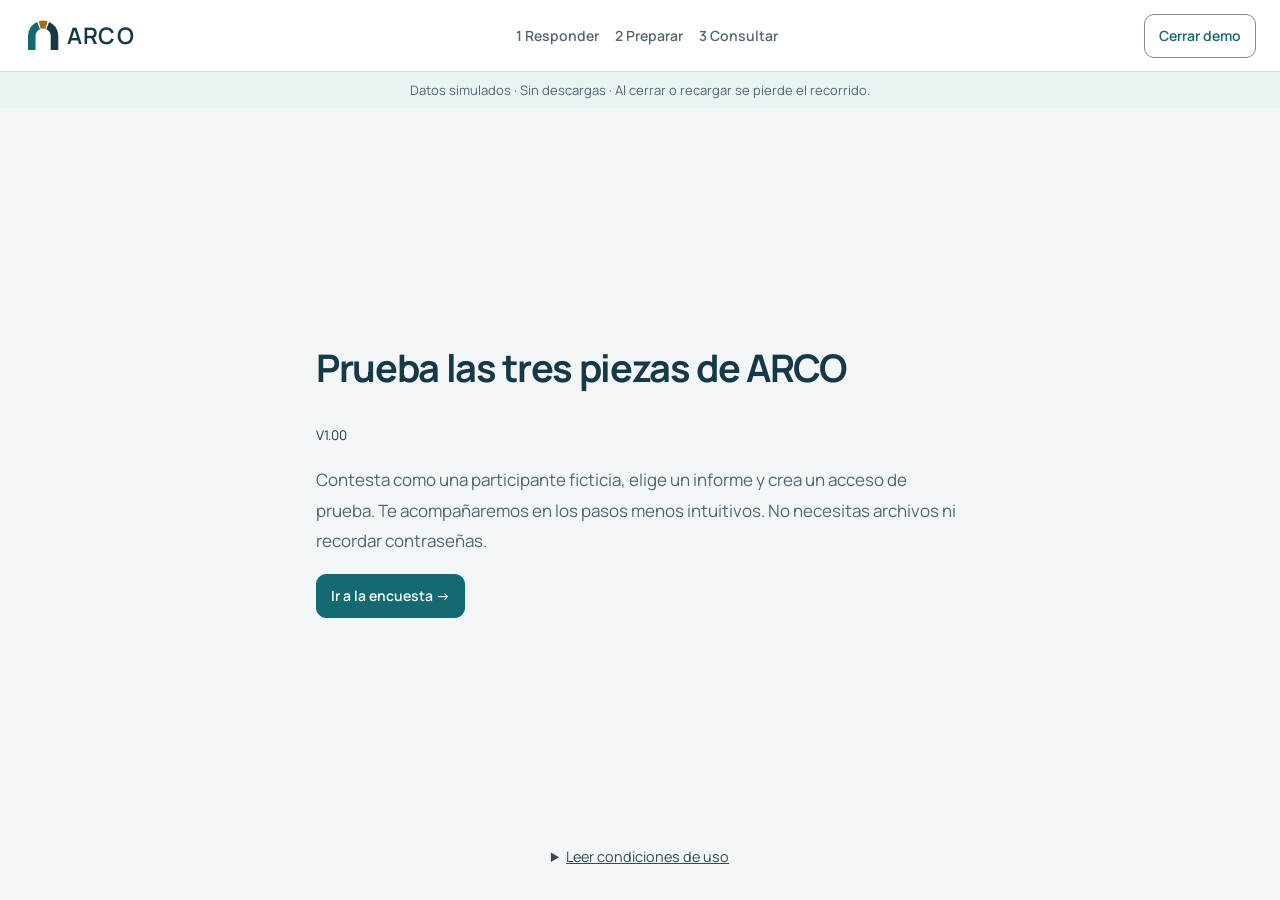
<file: DEMO.html>
<!doctype html><html lang="es"><head><meta http-equiv="Content-Security-Policy" content="default-src 'none'; script-src 'self' 'sha256-3cIz7xaPJOCTUTvhgpPYueJdsgZ39Rwdwz2Z6m7ImH8='; style-src 'self' 'unsafe-inline'; font-src 'self' data:; frame-src 'self'; connect-src 'none'; object-src 'none'; base-uri 'none'; form-action 'none'"><meta charset="utf-8"><meta name="viewport" content="width=device-width,initial-scale=1"><title>ARCO · Recorrido de demostración · V1.00</title><link rel="stylesheet" href="assets/style.a35261167a877cfc.css" integrity="sha256-o1JhFnqHfPzInZHN5ko4EpVQnnIfSrJ9QuEjnr6CRNo=" crossorigin="anonymous"><meta name="application-version" content="V1.00"><link rel="stylesheet" href="assets/style.400111f77d7df2fe.css" integrity="sha256-QAER93198v5E9BQ46V7BTKhOQFukRFS3+H4umxU9Xnk=" crossorigin="anonymous"></head><body>
<header><a class="demo-brand" href="index.html" aria-label="ARCO · Salir de la demo"><svg xmlns="http://www.w3.org/2000/svg" viewBox="0 0 316 96" role="img" aria-labelledby="title desc">
  <title id="title">ARCO</title>
  <desc id="desc">Identidad de ARCO, asesoría y herramientas para organizaciones.</desc>
  <path fill="#146A70" d="M10 83V48a38 38 0 0 1 23-35l7 18a19 19 0 0 0-11 17v35z"/>
  <path fill="#A86C16" d="M37 11a38 38 0 0 1 22 0l-5 19a19 19 0 0 0-12 0z"/>
  <path fill="#163847" d="M63 13a38 38 0 0 1 23 35v35H67V48a19 19 0 0 0-11-17z"/>
  <text x="108" y="69" fill="#163847" font-family="Manrope,'Segoe UI',sans-serif" font-size="57" font-weight="650" letter-spacing="3">ARCO</text>
</svg>
</a><ol aria-label="Pasos de la demostración"><li id="step-0">1 Responder</li><li id="step-1">2 Preparar</li><li id="step-2">3 Consultar</li></ol><button id="compare" type="button" aria-label="Elegir otro informe" hidden>Otro informe</button><button id="finish" type="button">Cerrar demo</button></header>
<p id="status" role="status">Datos simulados · Sin descargas · Al cerrar o recargar se pierde el recorrido.</p>
<aside id="coach" aria-label="Acompañamiento de la demo"><div><strong id="coach-title"></strong><button id="coach-toggle" type="button" aria-expanded="true">Ocultar ayuda</button></div><p id="coach-text"></p><button id="coach-next" type="button" hidden>Otro consejo</button><details id="demo-password" hidden><summary>Ver contraseña de prueba</summary><code id="demo-password-value"></code><p>Solo sirve para este informe simulado durante la demo.</p></details></aside><main id="host" aria-label="Herramienta del recorrido"></main>
<section id="welcome"><h1>Prueba las tres piezas de ARCO</h1><small>V1.00</small><p>Contesta como una participante ficticia, elige un informe y crea un acceso de prueba. Te acompañaremos en los pasos menos intuitivos. No necesitas archivos ni recordar contraseñas.</p><button id="begin" type="button">Ir a la encuesta →</button></section><section id="end" hidden><h1>Demostración cerrada</h1><p>Las respuestas y el informe se han retirado de este recorrido.</p><button id="restart" type="button">Empezar de nuevo</button><a href="index.html">Volver a ARCO</a></section>
<p id="error" role="alert" hidden></p><noscript>Activa JavaScript para realizar el recorrido.</noscript><script src="assets/shared.7c2ef95263f63629.js" integrity="sha256-fC75UmP2NikDqzue+1xfCuUJRgcjCdbX72BhUzBvWx0=" crossorigin="anonymous" defer></script><section class="arco-terms" aria-label="Condiciones de uso" style="max-width:72rem;margin:1rem auto;padding:0 1.25rem"><details><summary>Leer condiciones de uso</summary><div class="arco-terms-box"><p class="arco-terms-note">Borrador local · 2026-10-28-borrador-2</p><h3>Titular y contacto del proyecto</h3><p>Antonio Alfonso · aalfonso@us.es. Institución de vinculación académica: Universidad de Sevilla. Esta vinculación no atribuye a la Universidad la titularidad del servicio, la responsabilidad del tratamiento ni un aval institucional.</p><h3>Estado del texto</h3><p>Borrador para revisión local. Deben completarse los datos legales del prestador y la información de privacidad de cada tratamiento. Este texto no constituye todavía un aviso legal ni una política de privacidad completos. La titularidad del servicio no determina por sí sola quién es responsable del tratamiento de los datos de un centro.</p><h3>Investigación y evaluación ética</h3><p>Estas condiciones no acreditan aprobación ética. Cuando ARCO se utilice en una investigación con personas o datos personales, el estudio deberá contar con la evaluación y autorizaciones que le correspondan antes de iniciarse. Las casillas de la aplicación no sustituyen la información a participantes, los consentimientos o asentimientos aplicables ni la autorización del centro.</p><h3>Finalidad y límites del informe</h3><p>ARCO presenta una fotografía de los datos disponibles para el ámbito y periodo seleccionados. Las olas se consultan por separado; el informe no se actualiza automáticamente ni describe necesariamente la situación actual. Los resultados dependen de las respuestas, la participación, la calidad del archivo y la configuración aplicada. Una ausencia de datos no equivale a ausencia de dificultades.</p><h3>Interpretación profesional</h3><p>La interpretación y las actuaciones corresponden a profesionales competentes, atendiendo al contexto y a otras evidencias. La herramienta no emite diagnósticos ni determina por sí sola la existencia o ausencia de acoso. No debe ser la única base de sanciones, etiquetas o decisiones con efectos relevantes sobre estudiantes. Una señal requiere revisión; su ausencia no justifica desatender una comunicación ni sustituye los protocolos de protección del centro.</p><h3>Uso autorizado</h3><p>Quien carga, consulta o entrega información declara actuar con autorización y dentro de las funciones que tiene asignadas. Debe utilizar únicamente los datos necesarios para la finalidad acordada, revisar el centro, periodo y ámbito, y comunicar errores por el canal autorizado. Poseer un archivo o una contraseña no concede por sí solo autorización para cualquier uso.</p><h3>Confidencialidad y distribución</h3><p>No se publicarán resultados identificables, clasificaciones de estudiantes ni capturas en canales no autorizados. Antes de entregar un informe se revisarán los destinatarios, los ámbitos y el permiso de exportación. Los informes y las claves se custodiarán separados y se compartirán por canales autorizados, según las instrucciones y los plazos de conservación del centro. Al terminar se cerrará la consulta, incluidas las vistas previas abiertas.</p><h3>PDF y copias</h3><p>El PDF contiene una copia del ámbito y periodo visibles. CLAVE crea una contraseña aleatoria para los PDF de cada consulta. Entrega la contraseña por separado. Los archivos descargados permanecen en el dispositivo tras cerrar la sesión.</p><h3>Procesamiento y privacidad</h3><p>En esta edición, DOVELA y CLAVE procesan los archivos seleccionados en el navegador sin remitir su contenido a un servidor de ARCO. No se guardan encuestas, claves ni aceptaciones de forma persistente por estas aplicaciones. Esto no elimina los archivos descargados ni las pestañas de vista previa abiertas. La visita a la web sí implica solicitudes al proveedor de alojamiento; no debe describirse como ausencia de toda comunicación por internet.</p><h3>Responsabilidades de cada parte</h3><p>El centro o la entidad que corresponda determina la finalidad, la legitimación, las personas autorizadas, la conservación y la información a participantes según su intervención real. El usuario debe seguir esas instrucciones y actuar con diligencia. El equipo proveedor, los autores y las instituciones vinculadas conservan las obligaciones que legal o contractualmente les correspondan. Esta declaración no traslada al usuario responsabilidades ajenas, no exonera de defectos imputables ni limita derechos irrenunciables.</p><h3>Qué significa marcar la casilla</h3><p>La casilla expresa una declaración de lectura y compromiso de uso en esta sesión. No sustituye el consentimiento de estudiantes o familias cuando sea necesario, la base jurídica del tratamiento, un contrato con el centro ni los acuerdos entre responsables y encargados. No se envía ni conserva un registro probatorio de aceptación, ni se verifica la identidad de quien marca la casilla.</p><h3>Incidencias</h3><p>Ante errores de datos o indicios de acceso o difusión no autorizados, se debe suspender el uso o la distribución afectados y comunicarlo al responsable designado por el centro, mediante su canal establecido. No se incluirán datos de estudiantes ni claves en solicitudes de soporte por canales no autorizados.</p><a download="ARCO-condiciones-2026-10-28-borrador-2.txt" href="data:text/plain;charset=utf-8,Condiciones%20de%20uso%20y%20confidencialidad%0AVersi%C3%B3n%202026-10-28-borrador-2%0A%0ATitular%20y%20contacto%20del%20proyecto%0AAntonio%20Alfonso%20%C2%B7%20aalfonso%40us.es.%20Instituci%C3%B3n%20de%20vinculaci%C3%B3n%20acad%C3%A9mica%3A%20Universidad%20de%20Sevilla.%20Esta%20vinculaci%C3%B3n%20no%20atribuye%20a%20la%20Universidad%20la%20titularidad%20del%20servicio%2C%20la%20responsabilidad%20del%20tratamiento%20ni%20un%20aval%20institucional.%0A%0AEstado%20del%20texto%0ABorrador%20para%20revisi%C3%B3n%20local.%20Deben%20completarse%20los%20datos%20legales%20del%20prestador%20y%20la%20informaci%C3%B3n%20de%20privacidad%20de%20cada%20tratamiento.%20Este%20texto%20no%20constituye%20todav%C3%ADa%20un%20aviso%20legal%20ni%20una%20pol%C3%ADtica%20de%20privacidad%20completos.%20La%20titularidad%20del%20servicio%20no%20determina%20por%20s%C3%AD%20sola%20qui%C3%A9n%20es%20responsable%20del%20tratamiento%20de%20los%20datos%20de%20un%20centro.%0A%0AInvestigaci%C3%B3n%20y%20evaluaci%C3%B3n%20%C3%A9tica%0AEstas%20condiciones%20no%20acreditan%20aprobaci%C3%B3n%20%C3%A9tica.%20Cuando%20ARCO%20se%20utilice%20en%20una%20investigaci%C3%B3n%20con%20personas%20o%20datos%20personales%2C%20el%20estudio%20deber%C3%A1%20contar%20con%20la%20evaluaci%C3%B3n%20y%20autorizaciones%20que%20le%20correspondan%20antes%20de%20iniciarse.%20Las%20casillas%20de%20la%20aplicaci%C3%B3n%20no%20sustituyen%20la%20informaci%C3%B3n%20a%20participantes%2C%20los%20consentimientos%20o%20asentimientos%20aplicables%20ni%20la%20autorizaci%C3%B3n%20del%20centro.%0A%0AFinalidad%20y%20l%C3%ADmites%20del%20informe%0AARCO%20presenta%20una%20fotograf%C3%ADa%20de%20los%20datos%20disponibles%20para%20el%20%C3%A1mbito%20y%20periodo%20seleccionados.%20Las%20olas%20se%20consultan%20por%20separado%3B%20el%20informe%20no%20se%20actualiza%20autom%C3%A1ticamente%20ni%20describe%20necesariamente%20la%20situaci%C3%B3n%20actual.%20Los%20resultados%20dependen%20de%20las%20respuestas%2C%20la%20participaci%C3%B3n%2C%20la%20calidad%20del%20archivo%20y%20la%20configuraci%C3%B3n%20aplicada.%20Una%20ausencia%20de%20datos%20no%20equivale%20a%20ausencia%20de%20dificultades.%0A%0AInterpretaci%C3%B3n%20profesional%0ALa%20interpretaci%C3%B3n%20y%20las%20actuaciones%20corresponden%20a%20profesionales%20competentes%2C%20atendiendo%20al%20contexto%20y%20a%20otras%20evidencias.%20La%20herramienta%20no%20emite%20diagn%C3%B3sticos%20ni%20determina%20por%20s%C3%AD%20sola%20la%20existencia%20o%20ausencia%20de%20acoso.%20No%20debe%20ser%20la%20%C3%BAnica%20base%20de%20sanciones%2C%20etiquetas%20o%20decisiones%20con%20efectos%20relevantes%20sobre%20estudiantes.%20Una%20se%C3%B1al%20requiere%20revisi%C3%B3n%3B%20su%20ausencia%20no%20justifica%20desatender%20una%20comunicaci%C3%B3n%20ni%20sustituye%20los%20protocolos%20de%20protecci%C3%B3n%20del%20centro.%0A%0AUso%20autorizado%0AQuien%20carga%2C%20consulta%20o%20entrega%20informaci%C3%B3n%20declara%20actuar%20con%20autorizaci%C3%B3n%20y%20dentro%20de%20las%20funciones%20que%20tiene%20asignadas.%20Debe%20utilizar%20%C3%BAnicamente%20los%20datos%20necesarios%20para%20la%20finalidad%20acordada%2C%20revisar%20el%20centro%2C%20periodo%20y%20%C3%A1mbito%2C%20y%20comunicar%20errores%20por%20el%20canal%20autorizado.%20Poseer%20un%20archivo%20o%20una%20contrase%C3%B1a%20no%20concede%20por%20s%C3%AD%20solo%20autorizaci%C3%B3n%20para%20cualquier%20uso.%0A%0AConfidencialidad%20y%20distribuci%C3%B3n%0ANo%20se%20publicar%C3%A1n%20resultados%20identificables%2C%20clasificaciones%20de%20estudiantes%20ni%20capturas%20en%20canales%20no%20autorizados.%20Antes%20de%20entregar%20un%20informe%20se%20revisar%C3%A1n%20los%20destinatarios%2C%20los%20%C3%A1mbitos%20y%20el%20permiso%20de%20exportaci%C3%B3n.%20Los%20informes%20y%20las%20claves%20se%20custodiar%C3%A1n%20separados%20y%20se%20compartir%C3%A1n%20por%20canales%20autorizados%2C%20seg%C3%BAn%20las%20instrucciones%20y%20los%20plazos%20de%20conservaci%C3%B3n%20del%20centro.%20Al%20terminar%20se%20cerrar%C3%A1%20la%20consulta%2C%20incluidas%20las%20vistas%20previas%20abiertas.%0A%0APDF%20y%20copias%0AEl%20PDF%20contiene%20una%20copia%20del%20%C3%A1mbito%20y%20periodo%20visibles.%20CLAVE%20crea%20una%20contrase%C3%B1a%20aleatoria%20para%20los%20PDF%20de%20cada%20consulta.%20Entrega%20la%20contrase%C3%B1a%20por%20separado.%20Los%20archivos%20descargados%20permanecen%20en%20el%20dispositivo%20tras%20cerrar%20la%20sesi%C3%B3n.%0A%0AProcesamiento%20y%20privacidad%0AEn%20esta%20edici%C3%B3n%2C%20DOVELA%20y%20CLAVE%20procesan%20los%20archivos%20seleccionados%20en%20el%20navegador%20sin%20remitir%20su%20contenido%20a%20un%20servidor%20de%20ARCO.%20No%20se%20guardan%20encuestas%2C%20claves%20ni%20aceptaciones%20de%20forma%20persistente%20por%20estas%20aplicaciones.%20Esto%20no%20elimina%20los%20archivos%20descargados%20ni%20las%20pesta%C3%B1as%20de%20vista%20previa%20abiertas.%20La%20visita%20a%20la%20web%20s%C3%AD%20implica%20solicitudes%20al%20proveedor%20de%20alojamiento%3B%20no%20debe%20describirse%20como%20ausencia%20de%20toda%20comunicaci%C3%B3n%20por%20internet.%0A%0AResponsabilidades%20de%20cada%20parte%0AEl%20centro%20o%20la%20entidad%20que%20corresponda%20determina%20la%20finalidad%2C%20la%20legitimaci%C3%B3n%2C%20las%20personas%20autorizadas%2C%20la%20conservaci%C3%B3n%20y%20la%20informaci%C3%B3n%20a%20participantes%20seg%C3%BAn%20su%20intervenci%C3%B3n%20real.%20El%20usuario%20debe%20seguir%20esas%20instrucciones%20y%20actuar%20con%20diligencia.%20El%20equipo%20proveedor%2C%20los%20autores%20y%20las%20instituciones%20vinculadas%20conservan%20las%20obligaciones%20que%20legal%20o%20contractualmente%20les%20correspondan.%20Esta%20declaraci%C3%B3n%20no%20traslada%20al%20usuario%20responsabilidades%20ajenas%2C%20no%20exonera%20de%20defectos%20imputables%20ni%20limita%20derechos%20irrenunciables.%0A%0AQu%C3%A9%20significa%20marcar%20la%20casilla%0ALa%20casilla%20expresa%20una%20declaraci%C3%B3n%20de%20lectura%20y%20compromiso%20de%20uso%20en%20esta%20sesi%C3%B3n.%20No%20sustituye%20el%20consentimiento%20de%20estudiantes%20o%20familias%20cuando%20sea%20necesario%2C%20la%20base%20jur%C3%ADdica%20del%20tratamiento%2C%20un%20contrato%20con%20el%20centro%20ni%20los%20acuerdos%20entre%20responsables%20y%20encargados.%20No%20se%20env%C3%ADa%20ni%20conserva%20un%20registro%20probatorio%20de%20aceptaci%C3%B3n%2C%20ni%20se%20verifica%20la%20identidad%20de%20quien%20marca%20la%20casilla.%0A%0AIncidencias%0AAnte%20errores%20de%20datos%20o%20indicios%20de%20acceso%20o%20difusi%C3%B3n%20no%20autorizados%2C%20se%20debe%20suspender%20el%20uso%20o%20la%20distribuci%C3%B3n%20afectados%20y%20comunicarlo%20al%20responsable%20designado%20por%20el%20centro%2C%20mediante%20su%20canal%20establecido.%20No%20se%20incluir%C3%A1n%20datos%20de%20estudiantes%20ni%20claves%20en%20solicitudes%20de%20soporte%20por%20canales%20no%20autorizados.">Descargar este texto</a></div></details></section></body></html>
</file>
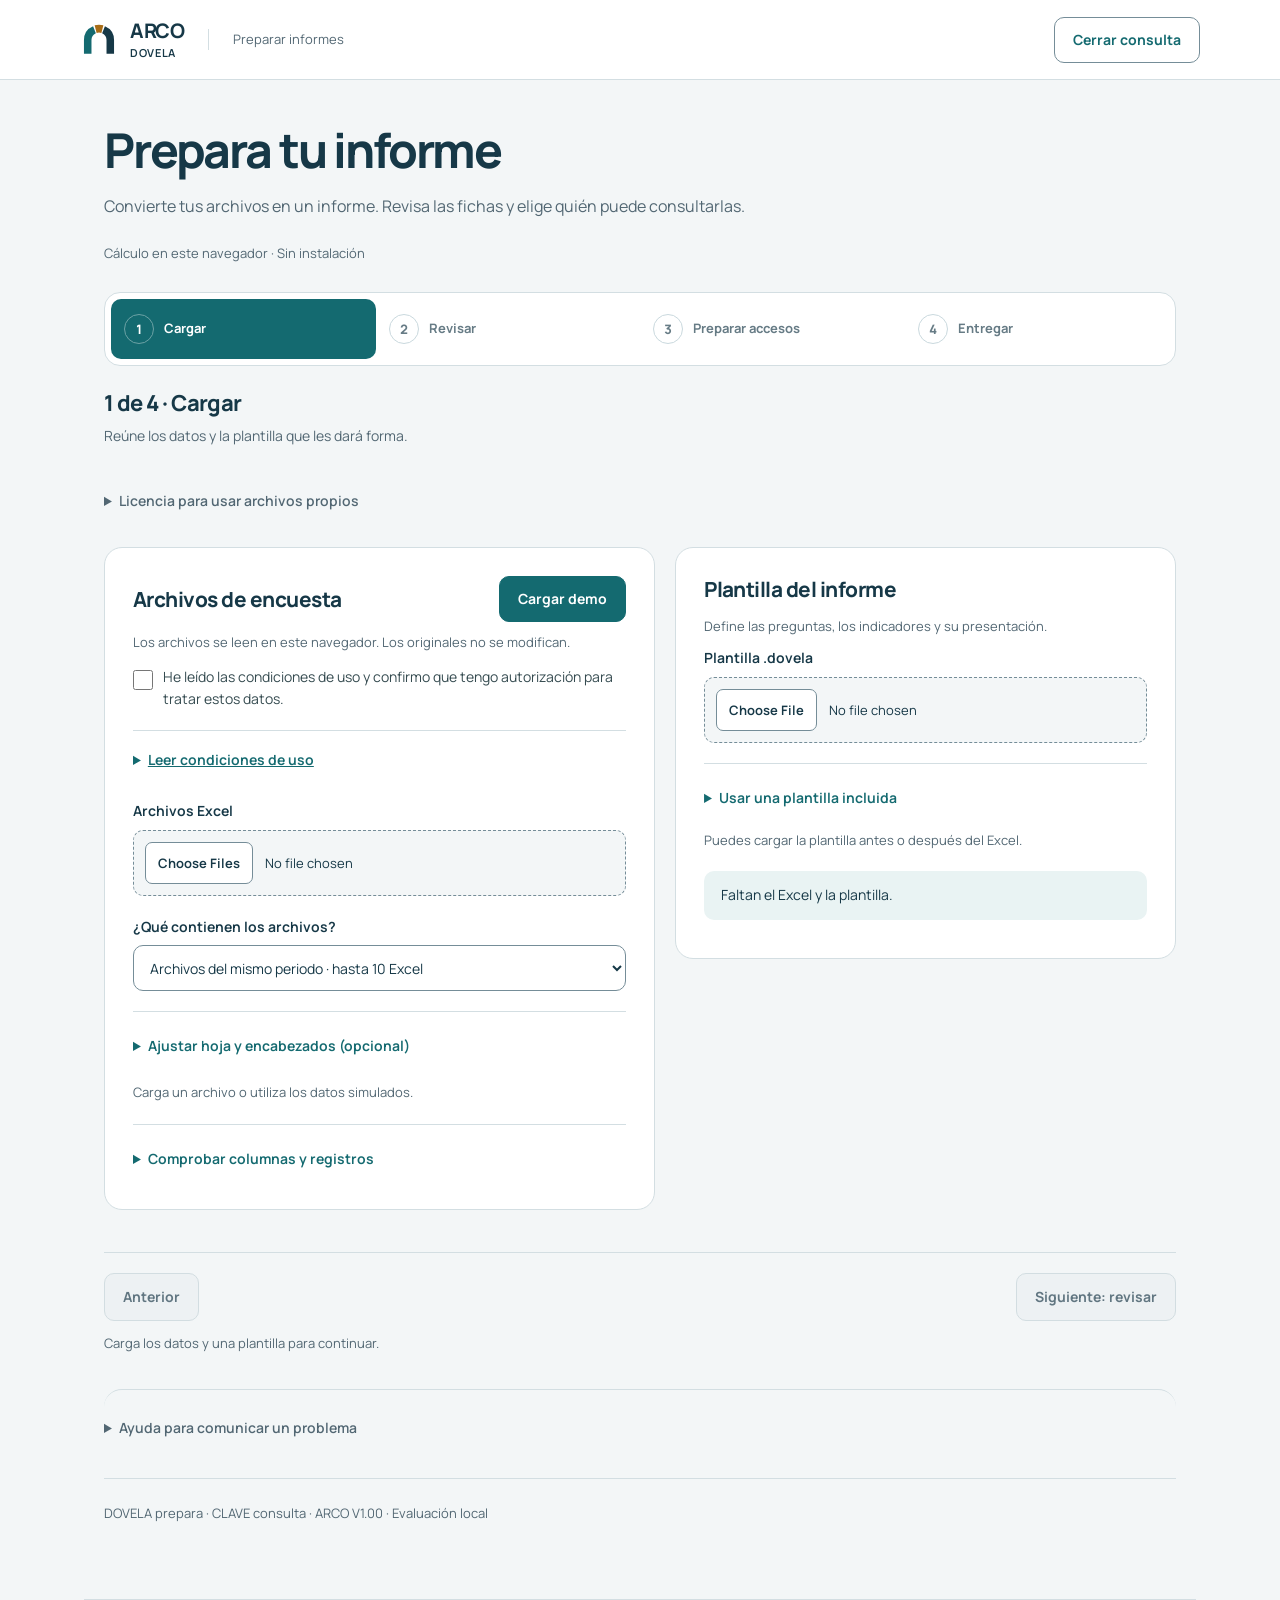
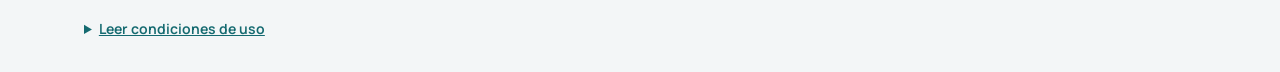
<file: DOVELA.html>
<!doctype html>
<html lang="es"><head><meta http-equiv="Content-Security-Policy" content="default-src 'none'; script-src 'self' 'sha256-yXMjiDozDcpggegDV/d4jX0TsZYTLi7oi07Rt1aQ9yQ=' 'sha256-mUH70b236E38nth9saxAnmdyHCaRk5UCQGhKu2Pea+8=' 'sha256-xkdOb9B+WXj4MTMQ4VBeHY7Jy4nGKc31SjsC11emfQw=' 'sha256-76/AakvXsGPzDwcNEaEz8JIybxZJGHFsI2tEoeaBIoQ=' 'sha256-12fvW3CIHUEG+Eq51M67GLiSHCBy9Lbf8AMp5nsyg8g=' 'sha256-lMSAwDkAwnrN1Hki+aFKHuarSPip+gmqGcfJV5XcCqw=' 'sha256-OH7gmhvlqE/YR+2m7oKp+/+pZJc/vBlhQSg9EdcWm2k=' 'sha256-6JFsr369z3XKG3rKrdAhsrmhLIMHRZ+w3qpEhQwR7M4=' 'sha256-zAFRMKqFIefwiPiImOupSczcv7ON8L0Sm0S3Jzw6b0E=' 'sha256-YxxjuMW5+RlJe/S9ZzQ30AuTpn4VGlVUI3c38C/Hgmg=' 'sha256-iMquFDjtwxjbXJUXchodygP2JflAzW57rV6/vs+Ofrw=' 'sha256-1ysLt7LWHhdHKNyi97F4R7blUqOtktMZicct/rTEV44=' 'sha256-i0vY8emQVUfARx3hZgyQ3PTlxjxQbfJv5S5ZC/PVd9A=' 'sha256-E/JA1eEkwRmD0robSrSmM+yw80uiL2zJsihmcSFkJpQ=' 'sha256-oyv0g/ymW4gPyFwJcDShp+3f+UDUgLhYei3Qs7+0xwk=' 'sha256-nB75uLeFT4q92Ky4kU954cyvGrDdXLgMwpW3Fh03DJY=' 'sha256-trrhXUvDe6fa+L9Bz/4OjVLUa9sV+j/V7qzKf2dqxyw=' 'sha256-YtzqecyWOqmLU7q5m50Ic2ZpvCoYykKDq7e26L1M+Tg=' 'sha256-RYOF13xjlffeZprbfXDrZiQM7ha0yWcLzlm+tKFQiK0=' 'sha256-AdjZNpScpB/Y/hiWmq3TOIl2DR3PmvX+jzYOdobdbgg=' 'sha256-YxxjuMW5+RlJe/S9ZzQ30AuTpn4VGlVUI3c38C/Hgmg=' 'sha256-trnENQAXDSnnoAqA924+uQbI+BPo8BjRhqd7paU8+FE=' 'sha256-q3jpEtIUPqiGA8nTPIaNhWMdmxTf82fHtoOOLU5mFhY=' 'sha256-XxYg9mf8+2spCTlnDt1wiu61O/XQ78avqbll2u1c+so=' 'sha256-9566jrWKhyu+hxAB4ngcnsgVZNBiApnlhSizllVYPE0=' 'sha256-69NeyU2Tw5ps5JslX23KsHlD2U3v6D7CXxtRwkoQG3E='; style-src 'self' 'unsafe-inline'; font-src 'self' data:; img-src data:; connect-src 'none'; frame-src blob:; object-src 'none'; base-uri 'none'; form-action 'none'"><meta charset="utf-8"><meta name="viewport" content="width=device-width,initial-scale=1"><meta name="theme-color" content="#F3F6F7"><title>DOVELA · ARCO · V1.00</title><link rel="stylesheet" href="assets/style.14bda27c3860d71d.css" integrity="sha256-FL2ifDhg1x1DSqZvSORB7RUiXhpSAO1QEohE02GdxGI=" crossorigin="anonymous"><meta name="application-version" content="V1.00"><link rel="stylesheet" href="assets/style.400111f77d7df2fe.css" integrity="sha256-QAER93198v5E9BQ46V7BTKhOQFukRFS3+H4umxU9Xnk=" crossorigin="anonymous"><script src="assets/resources.84e498549d843355.js" integrity="sha256-hOSYVJ2EM1XfgUjeHNBeO9lSAEw6jqjx3wBaPKon4wI=" crossorigin="anonymous" defer></script>
</head>
<body><a class="skip-link" href="#inicio">Ir al contenido</a><header class="top"><a href="#inicio" class="brand" aria-label="ARCO · DOVELA · Inicio"><svg xmlns="http://www.w3.org/2000/svg" viewBox="0 0 96 96" role="img" aria-labelledby="arco-mark-title arco-mark-desc">
  <title id="arco-mark-title">ARCO</title>
  <desc id="arco-mark-desc">Un arco de tres piezas, símbolo de recogida, preparación y consulta conectadas.</desc>
  <path fill="#146A70" d="M10 83V48a38 38 0 0 1 23-35l7 18a19 19 0 0 0-11 17v35z"/>
  <path fill="#A86C16" d="M37 11a38 38 0 0 1 22 0l-5 19a19 19 0 0 0-12 0z"/>
  <path fill="#163847" d="M63 13a38 38 0 0 1 23 35v35H67V48a19 19 0 0 0-11-17z"/>
</svg>
 <span>ARCO <small>DOVELA</small></span></a><span class="local">Preparar informes</span><button id="close" class="quiet">Cerrar consulta</button></header>
<main id="inicio" tabindex="-1"><div class="intro"><h1>Prepara tu informe</h1><p>Convierte tus archivos en un informe. Revisa las fichas y elige quién puede consultarlas.</p></div>
<p id="runtime" class="notice" role="status">Comprobando el motor de cálculo…</p><p id="error" class="error" role="alert" hidden></p><p id="status" role="status" class="status"></p>
<section class="panel" id="license-panel"><details><summary>Licencia para usar archivos propios</summary><p class="hint">Carga la licencia recibida para generar informes con tus archivos. La demo funciona sin licencia.</p><label>Archivo de licencia<input id="license-file" type="file" accept=".arco-licencia,application/json"></label><p id="license-status" role="status">Sin licencia cargada.</p><button id="license-clear" type="button" class="quiet">Retirar licencia</button></details></section>
<section class="panel" id="data-panel"><div class="section-head"><div><h2>Archivos de encuesta</h2></div><button id="demo" type="button">Cargar demo</button></div><p class="hint">Los archivos se leen en este navegador. Los originales no se modifican.</p><div class="arco-terms"><label class="arco-terms-check" for="terms-import"><input id="terms-import" type="checkbox" required><span>He leído las condiciones de uso y confirmo que tengo autorización para tratar estos datos.</span></label><details><summary>Leer condiciones de uso</summary><div class="arco-terms-box"><p class="arco-terms-note">Borrador local · 2026-10-28-borrador-2</p><h3>Titular y contacto del proyecto</h3><p>Antonio Alfonso · aalfonso@us.es. Institución de vinculación académica: Universidad de Sevilla. Esta vinculación no atribuye a la Universidad la titularidad del servicio, la responsabilidad del tratamiento ni un aval institucional.</p><h3>Estado del texto</h3><p>Borrador para revisión local. Deben completarse los datos legales del prestador y la información de privacidad de cada tratamiento. Este texto no constituye todavía un aviso legal ni una política de privacidad completos. La titularidad del servicio no determina por sí sola quién es responsable del tratamiento de los datos de un centro.</p><h3>Investigación y evaluación ética</h3><p>Estas condiciones no acreditan aprobación ética. Cuando ARCO se utilice en una investigación con personas o datos personales, el estudio deberá contar con la evaluación y autorizaciones que le correspondan antes de iniciarse. Las casillas de la aplicación no sustituyen la información a participantes, los consentimientos o asentimientos aplicables ni la autorización del centro.</p><h3>Finalidad y límites del informe</h3><p>ARCO presenta una fotografía de los datos disponibles para el ámbito y periodo seleccionados. Las olas se consultan por separado; el informe no se actualiza automáticamente ni describe necesariamente la situación actual. Los resultados dependen de las respuestas, la participación, la calidad del archivo y la configuración aplicada. Una ausencia de datos no equivale a ausencia de dificultades.</p><h3>Interpretación profesional</h3><p>La interpretación y las actuaciones corresponden a profesionales competentes, atendiendo al contexto y a otras evidencias. La herramienta no emite diagnósticos ni determina por sí sola la existencia o ausencia de acoso. No debe ser la única base de sanciones, etiquetas o decisiones con efectos relevantes sobre estudiantes. Una señal requiere revisión; su ausencia no justifica desatender una comunicación ni sustituye los protocolos de protección del centro.</p><h3>Uso autorizado</h3><p>Quien carga, consulta o entrega información declara actuar con autorización y dentro de las funciones que tiene asignadas. Debe utilizar únicamente los datos necesarios para la finalidad acordada, revisar el centro, periodo y ámbito, y comunicar errores por el canal autorizado. Poseer un archivo o una contraseña no concede por sí solo autorización para cualquier uso.</p><h3>Confidencialidad y distribución</h3><p>No se publicarán resultados identificables, clasificaciones de estudiantes ni capturas en canales no autorizados. Antes de entregar un informe se revisarán los destinatarios, los ámbitos y el permiso de exportación. Los informes y las claves se custodiarán separados y se compartirán por canales autorizados, según las instrucciones y los plazos de conservación del centro. Al terminar se cerrará la consulta, incluidas las vistas previas abiertas.</p><h3>PDF y copias</h3><p>El PDF contiene una copia del ámbito y periodo visibles. CLAVE crea una contraseña aleatoria para los PDF de cada consulta. Entrega la contraseña por separado. Los archivos descargados permanecen en el dispositivo tras cerrar la sesión.</p><h3>Procesamiento y privacidad</h3><p>En esta edición, DOVELA y CLAVE procesan los archivos seleccionados en el navegador sin remitir su contenido a un servidor de ARCO. No se guardan encuestas, claves ni aceptaciones de forma persistente por estas aplicaciones. Esto no elimina los archivos descargados ni las pestañas de vista previa abiertas. La visita a la web sí implica solicitudes al proveedor de alojamiento; no debe describirse como ausencia de toda comunicación por internet.</p><h3>Responsabilidades de cada parte</h3><p>El centro o la entidad que corresponda determina la finalidad, la legitimación, las personas autorizadas, la conservación y la información a participantes según su intervención real. El usuario debe seguir esas instrucciones y actuar con diligencia. El equipo proveedor, los autores y las instituciones vinculadas conservan las obligaciones que legal o contractualmente les correspondan. Esta declaración no traslada al usuario responsabilidades ajenas, no exonera de defectos imputables ni limita derechos irrenunciables.</p><h3>Qué significa marcar la casilla</h3><p>La casilla expresa una declaración de lectura y compromiso de uso en esta sesión. No sustituye el consentimiento de estudiantes o familias cuando sea necesario, la base jurídica del tratamiento, un contrato con el centro ni los acuerdos entre responsables y encargados. No se envía ni conserva un registro probatorio de aceptación, ni se verifica la identidad de quien marca la casilla.</p><h3>Incidencias</h3><p>Ante errores de datos o indicios de acceso o difusión no autorizados, se debe suspender el uso o la distribución afectados y comunicarlo al responsable designado por el centro, mediante su canal establecido. No se incluirán datos de estudiantes ni claves en solicitudes de soporte por canales no autorizados.</p><a download="ARCO-condiciones-2026-10-28-borrador-2.txt" href="data:text/plain;charset=utf-8,Condiciones%20de%20uso%20y%20confidencialidad%0AVersi%C3%B3n%202026-10-28-borrador-2%0A%0ATitular%20y%20contacto%20del%20proyecto%0AAntonio%20Alfonso%20%C2%B7%20aalfonso%40us.es.%20Instituci%C3%B3n%20de%20vinculaci%C3%B3n%20acad%C3%A9mica%3A%20Universidad%20de%20Sevilla.%20Esta%20vinculaci%C3%B3n%20no%20atribuye%20a%20la%20Universidad%20la%20titularidad%20del%20servicio%2C%20la%20responsabilidad%20del%20tratamiento%20ni%20un%20aval%20institucional.%0A%0AEstado%20del%20texto%0ABorrador%20para%20revisi%C3%B3n%20local.%20Deben%20completarse%20los%20datos%20legales%20del%20prestador%20y%20la%20informaci%C3%B3n%20de%20privacidad%20de%20cada%20tratamiento.%20Este%20texto%20no%20constituye%20todav%C3%ADa%20un%20aviso%20legal%20ni%20una%20pol%C3%ADtica%20de%20privacidad%20completos.%20La%20titularidad%20del%20servicio%20no%20determina%20por%20s%C3%AD%20sola%20qui%C3%A9n%20es%20responsable%20del%20tratamiento%20de%20los%20datos%20de%20un%20centro.%0A%0AInvestigaci%C3%B3n%20y%20evaluaci%C3%B3n%20%C3%A9tica%0AEstas%20condiciones%20no%20acreditan%20aprobaci%C3%B3n%20%C3%A9tica.%20Cuando%20ARCO%20se%20utilice%20en%20una%20investigaci%C3%B3n%20con%20personas%20o%20datos%20personales%2C%20el%20estudio%20deber%C3%A1%20contar%20con%20la%20evaluaci%C3%B3n%20y%20autorizaciones%20que%20le%20correspondan%20antes%20de%20iniciarse.%20Las%20casillas%20de%20la%20aplicaci%C3%B3n%20no%20sustituyen%20la%20informaci%C3%B3n%20a%20participantes%2C%20los%20consentimientos%20o%20asentimientos%20aplicables%20ni%20la%20autorizaci%C3%B3n%20del%20centro.%0A%0AFinalidad%20y%20l%C3%ADmites%20del%20informe%0AARCO%20presenta%20una%20fotograf%C3%ADa%20de%20los%20datos%20disponibles%20para%20el%20%C3%A1mbito%20y%20periodo%20seleccionados.%20Las%20olas%20se%20consultan%20por%20separado%3B%20el%20informe%20no%20se%20actualiza%20autom%C3%A1ticamente%20ni%20describe%20necesariamente%20la%20situaci%C3%B3n%20actual.%20Los%20resultados%20dependen%20de%20las%20respuestas%2C%20la%20participaci%C3%B3n%2C%20la%20calidad%20del%20archivo%20y%20la%20configuraci%C3%B3n%20aplicada.%20Una%20ausencia%20de%20datos%20no%20equivale%20a%20ausencia%20de%20dificultades.%0A%0AInterpretaci%C3%B3n%20profesional%0ALa%20interpretaci%C3%B3n%20y%20las%20actuaciones%20corresponden%20a%20profesionales%20competentes%2C%20atendiendo%20al%20contexto%20y%20a%20otras%20evidencias.%20La%20herramienta%20no%20emite%20diagn%C3%B3sticos%20ni%20determina%20por%20s%C3%AD%20sola%20la%20existencia%20o%20ausencia%20de%20acoso.%20No%20debe%20ser%20la%20%C3%BAnica%20base%20de%20sanciones%2C%20etiquetas%20o%20decisiones%20con%20efectos%20relevantes%20sobre%20estudiantes.%20Una%20se%C3%B1al%20requiere%20revisi%C3%B3n%3B%20su%20ausencia%20no%20justifica%20desatender%20una%20comunicaci%C3%B3n%20ni%20sustituye%20los%20protocolos%20de%20protecci%C3%B3n%20del%20centro.%0A%0AUso%20autorizado%0AQuien%20carga%2C%20consulta%20o%20entrega%20informaci%C3%B3n%20declara%20actuar%20con%20autorizaci%C3%B3n%20y%20dentro%20de%20las%20funciones%20que%20tiene%20asignadas.%20Debe%20utilizar%20%C3%BAnicamente%20los%20datos%20necesarios%20para%20la%20finalidad%20acordada%2C%20revisar%20el%20centro%2C%20periodo%20y%20%C3%A1mbito%2C%20y%20comunicar%20errores%20por%20el%20canal%20autorizado.%20Poseer%20un%20archivo%20o%20una%20contrase%C3%B1a%20no%20concede%20por%20s%C3%AD%20solo%20autorizaci%C3%B3n%20para%20cualquier%20uso.%0A%0AConfidencialidad%20y%20distribuci%C3%B3n%0ANo%20se%20publicar%C3%A1n%20resultados%20identificables%2C%20clasificaciones%20de%20estudiantes%20ni%20capturas%20en%20canales%20no%20autorizados.%20Antes%20de%20entregar%20un%20informe%20se%20revisar%C3%A1n%20los%20destinatarios%2C%20los%20%C3%A1mbitos%20y%20el%20permiso%20de%20exportaci%C3%B3n.%20Los%20informes%20y%20las%20claves%20se%20custodiar%C3%A1n%20separados%20y%20se%20compartir%C3%A1n%20por%20canales%20autorizados%2C%20seg%C3%BAn%20las%20instrucciones%20y%20los%20plazos%20de%20conservaci%C3%B3n%20del%20centro.%20Al%20terminar%20se%20cerrar%C3%A1%20la%20consulta%2C%20incluidas%20las%20vistas%20previas%20abiertas.%0A%0APDF%20y%20copias%0AEl%20PDF%20contiene%20una%20copia%20del%20%C3%A1mbito%20y%20periodo%20visibles.%20CLAVE%20crea%20una%20contrase%C3%B1a%20aleatoria%20para%20los%20PDF%20de%20cada%20consulta.%20Entrega%20la%20contrase%C3%B1a%20por%20separado.%20Los%20archivos%20descargados%20permanecen%20en%20el%20dispositivo%20tras%20cerrar%20la%20sesi%C3%B3n.%0A%0AProcesamiento%20y%20privacidad%0AEn%20esta%20edici%C3%B3n%2C%20DOVELA%20y%20CLAVE%20procesan%20los%20archivos%20seleccionados%20en%20el%20navegador%20sin%20remitir%20su%20contenido%20a%20un%20servidor%20de%20ARCO.%20No%20se%20guardan%20encuestas%2C%20claves%20ni%20aceptaciones%20de%20forma%20persistente%20por%20estas%20aplicaciones.%20Esto%20no%20elimina%20los%20archivos%20descargados%20ni%20las%20pesta%C3%B1as%20de%20vista%20previa%20abiertas.%20La%20visita%20a%20la%20web%20s%C3%AD%20implica%20solicitudes%20al%20proveedor%20de%20alojamiento%3B%20no%20debe%20describirse%20como%20ausencia%20de%20toda%20comunicaci%C3%B3n%20por%20internet.%0A%0AResponsabilidades%20de%20cada%20parte%0AEl%20centro%20o%20la%20entidad%20que%20corresponda%20determina%20la%20finalidad%2C%20la%20legitimaci%C3%B3n%2C%20las%20personas%20autorizadas%2C%20la%20conservaci%C3%B3n%20y%20la%20informaci%C3%B3n%20a%20participantes%20seg%C3%BAn%20su%20intervenci%C3%B3n%20real.%20El%20usuario%20debe%20seguir%20esas%20instrucciones%20y%20actuar%20con%20diligencia.%20El%20equipo%20proveedor%2C%20los%20autores%20y%20las%20instituciones%20vinculadas%20conservan%20las%20obligaciones%20que%20legal%20o%20contractualmente%20les%20correspondan.%20Esta%20declaraci%C3%B3n%20no%20traslada%20al%20usuario%20responsabilidades%20ajenas%2C%20no%20exonera%20de%20defectos%20imputables%20ni%20limita%20derechos%20irrenunciables.%0A%0AQu%C3%A9%20significa%20marcar%20la%20casilla%0ALa%20casilla%20expresa%20una%20declaraci%C3%B3n%20de%20lectura%20y%20compromiso%20de%20uso%20en%20esta%20sesi%C3%B3n.%20No%20sustituye%20el%20consentimiento%20de%20estudiantes%20o%20familias%20cuando%20sea%20necesario%2C%20la%20base%20jur%C3%ADdica%20del%20tratamiento%2C%20un%20contrato%20con%20el%20centro%20ni%20los%20acuerdos%20entre%20responsables%20y%20encargados.%20No%20se%20env%C3%ADa%20ni%20conserva%20un%20registro%20probatorio%20de%20aceptaci%C3%B3n%2C%20ni%20se%20verifica%20la%20identidad%20de%20quien%20marca%20la%20casilla.%0A%0AIncidencias%0AAnte%20errores%20de%20datos%20o%20indicios%20de%20acceso%20o%20difusi%C3%B3n%20no%20autorizados%2C%20se%20debe%20suspender%20el%20uso%20o%20la%20distribuci%C3%B3n%20afectados%20y%20comunicarlo%20al%20responsable%20designado%20por%20el%20centro%2C%20mediante%20su%20canal%20establecido.%20No%20se%20incluir%C3%A1n%20datos%20de%20estudiantes%20ni%20claves%20en%20solicitudes%20de%20soporte%20por%20canales%20no%20autorizados.">Descargar este texto</a></div></details></div><label>Archivos Excel<input id="file" type="file" multiple accept=".xlsx,.xls"></label><label>¿Qué contienen los archivos?<select id="input-mode"><option value="same_period">Archivos del mismo periodo · hasta 10 Excel</option><option value="waves">Mediciones distintas · hasta 3 olas</option></select></label><details id="read-settings"><summary>Ajustar hoja y encabezados (opcional)</summary><div class="form-grid"><label>Hoja del primer Excel<select id="sheet" disabled></select></label><label>Fila de encabezados<input id="header-row" type="number" min="1" max="1000" value="1" disabled></label></div></details><div id="waves-editor" hidden></div><p id="source" class="hint">Carga un archivo o utiliza los datos simulados.</p><details id="preview-details"><summary>Comprobar columnas y registros</summary><p class="hint">Comprueba identificadores, grupos y periodos antes de generar el informe.</p><div id="preview" class="table-wrap"></div></details></section>
<section class="panel" id="template-panel"><h2>Plantilla del informe</h2><p class="hint">Define las preguntas, los indicadores y su presentación.</p><label>Plantilla .dovela<input id="template-file" type="file" accept=".dovela,.json,application/json"></label><details><summary>Usar una plantilla incluida</summary><label>Plantilla incluida<select id="preset-choice"><option value="">Elegir plantilla…</option><option value="convivencia">Convivencia · relaciones y bienestar</option><option value="esencial">Convivencia · informe esencial</option><option value="isat">ISAT · experiencia universitaria</option></select></label></details><p id="template-status" class="hint">Puedes cargar la plantilla antes o después del Excel.</p><p id="compatibility-status" class="notice" role="status">Faltan el Excel y la plantilla.</p><div class="actions"><button id="edit-config" class="quiet" type="button" aria-expanded="false" aria-controls="config-panel" disabled>Personalizar informe (opcional)</button><button id="download-template" class="quiet" type="button" disabled>Guardar plantilla .dovela</button></div></section>
<section id="config-panel" class="panel" hidden><p class="step">Personalización opcional</p><h2>Personaliza tu informe</h2><p id="candidate" class="notice">Puedes adaptar la plantilla y guardar una copia. Los cambios se aplicarán solo después de confirmarlos.</p>
<div class="form-grid"><label>Título<input id="title"></label><label>Identificador del estudio<input id="dataset"></label><label>Identificador del periodo<input id="period-id"></label><label>Nombre del periodo<input id="period-label"></label><label class="check"><input id="synthetic" type="checkbox"> Datos simulados</label></div>
<details open><summary>Identificación de participantes</summary><div class="form-grid"><label>ID de origen<select id="identity-id" data-column></select></label><label>Código visible<select id="identity-code" data-column></select></label><label>Nombre (opcional)<select id="identity-name" data-column></select></label><label>Apellidos (opcional)<select id="identity-surname" data-column></select></label><label>Mostrar participantes como<select id="label-mode"><option value="code">Código</option><option value="initials">Nombre e iniciales de apellidos</option><option value="full">Nombre y apellidos</option></select></label></div></details>
<details><summary>Niveles y secciones</summary><p class="hint">La ficha individual se añade después del último nivel.</p><div id="hierarchy"></div><label>Secciones del informe (JSON)<textarea id="sections" rows="5" spellcheck="false"></textarea></label></details>
<details open><summary>Indicadores y presentación</summary><div class="form-grid"><label>Indicador que quieres editar<select id="indicator-select"></select></label><div class="actions"><button id="add-indicator" class="quiet">Añadir indicador</button><button id="remove-indicator" class="quiet">Eliminar indicador</button></div></div><div id="indicator-editor"></div></details>
<div class="actions"><button id="apply">Aplicar configuración</button><span id="dirty" class="hint">Sin cambios pendientes.</span></div>
<details><summary>Configuración avanzada y reutilización</summary><p class="hint">Define niveles, redes, rutas, mapas de respuesta, categorías y fórmulas admitidas. No se ejecuta código. Exporta la configuración para reutilizarla.</p><label>Configuración completa (JSON)<textarea id="config-json" rows="16" spellcheck="false"></textarea></label><div class="actions"><button id="apply-json" class="quiet">Aplicar JSON</button><button id="download-config" class="quiet">Descargar configuración</button><label class="file-button">Importar configuración<input id="import-config" type="file" accept=".json,application/json"></label></div></details>
</section>
<section id="demo-versions" class="panel" hidden><p class="step">Dos informes con las mismas respuestas</p><h2>¿Qué quieres mostrar?</h2><p>Elige una versión. DOVELA la calcula con tus respuestas de SALMER y las respuestas ficticias añadidas.</p><div class="actions"><button id="demo-short" type="button">Crear informe breve</button><button id="demo-full" type="button" class="quiet">Crear informe completo</button></div><p class="hint">Breve: sociograma, buenas relaciones declaradas, recibidas y recíprocas, y bienestar. Completo: los 17 indicadores actuales. «Buena relación» incluye «Buena» y «Muy buena».</p><p id="demo-version-status" role="status"></p><button id="demo-customize" class="quiet" type="button">Personalizar (opcional)</button></section><section id="run-panel" class="panel" hidden><p class="step">Vista previa</p><h2>Comprueba las fichas antes de entregar</h2><button id="analyze" aria-describedby="compatibility-status">Generar informe</button><div id="result" hidden><p id="summary" class="notice"></p><details id="warnings-details"><summary>Avisos del informe</summary><ul id="warnings"></ul></details><p id="demo-access-help" class="hint" hidden>Acceso de prueba: todo el informe y documento ficticio 12**56*8Z. Crearemos una contraseña y la introduciremos por ti en CLAVE. En una entrega real, DOVELA permite elegir personas y ámbitos.</p><button id="demo-view" type="button" hidden>Crear contraseña y abrir en CLAVE →</button><a id="preview-link" class="button" target="_blank" rel="noopener" aria-label="Ver vista previa (se abre en otra pestaña)">Ver vista previa ↗</a><p class="hint">Revisa la vista previa antes de continuar. Contiene el informe completo sin contraseña; cierra esa pestaña al terminar.</p><form id="package-form"><h3>Accesos personales al informe</h3><p id="dni-help" class="hint">Introduce el DNI de la persona destinataria. Las posiciones 3, 4 y 7 se ocultan en el identificador del acceso. Comprueba el dato: la aplicación no verifica su identidad.</p><p class="hint">Cada clave abre su ámbito asignado. Puedes preparar hasta diez accesos y compartir las claves por separado.</p><div id="accesses"></div><div class="arco-terms"><label class="arco-terms-check" for="terms-delivery"><input id="terms-delivery" type="checkbox" required><span>He revisado los destinatarios, sus ámbitos y el permiso PDF. Entregaré el informe y las claves únicamente a personas autorizadas.</span></label><details><summary>Leer condiciones de uso</summary><div class="arco-terms-box"><p class="arco-terms-note">Borrador local · 2026-10-28-borrador-2</p><h3>Titular y contacto del proyecto</h3><p>Antonio Alfonso · aalfonso@us.es. Institución de vinculación académica: Universidad de Sevilla. Esta vinculación no atribuye a la Universidad la titularidad del servicio, la responsabilidad del tratamiento ni un aval institucional.</p><h3>Estado del texto</h3><p>Borrador para revisión local. Deben completarse los datos legales del prestador y la información de privacidad de cada tratamiento. Este texto no constituye todavía un aviso legal ni una política de privacidad completos. La titularidad del servicio no determina por sí sola quién es responsable del tratamiento de los datos de un centro.</p><h3>Investigación y evaluación ética</h3><p>Estas condiciones no acreditan aprobación ética. Cuando ARCO se utilice en una investigación con personas o datos personales, el estudio deberá contar con la evaluación y autorizaciones que le correspondan antes de iniciarse. Las casillas de la aplicación no sustituyen la información a participantes, los consentimientos o asentimientos aplicables ni la autorización del centro.</p><h3>Finalidad y límites del informe</h3><p>ARCO presenta una fotografía de los datos disponibles para el ámbito y periodo seleccionados. Las olas se consultan por separado; el informe no se actualiza automáticamente ni describe necesariamente la situación actual. Los resultados dependen de las respuestas, la participación, la calidad del archivo y la configuración aplicada. Una ausencia de datos no equivale a ausencia de dificultades.</p><h3>Interpretación profesional</h3><p>La interpretación y las actuaciones corresponden a profesionales competentes, atendiendo al contexto y a otras evidencias. La herramienta no emite diagnósticos ni determina por sí sola la existencia o ausencia de acoso. No debe ser la única base de sanciones, etiquetas o decisiones con efectos relevantes sobre estudiantes. Una señal requiere revisión; su ausencia no justifica desatender una comunicación ni sustituye los protocolos de protección del centro.</p><h3>Uso autorizado</h3><p>Quien carga, consulta o entrega información declara actuar con autorización y dentro de las funciones que tiene asignadas. Debe utilizar únicamente los datos necesarios para la finalidad acordada, revisar el centro, periodo y ámbito, y comunicar errores por el canal autorizado. Poseer un archivo o una contraseña no concede por sí solo autorización para cualquier uso.</p><h3>Confidencialidad y distribución</h3><p>No se publicarán resultados identificables, clasificaciones de estudiantes ni capturas en canales no autorizados. Antes de entregar un informe se revisarán los destinatarios, los ámbitos y el permiso de exportación. Los informes y las claves se custodiarán separados y se compartirán por canales autorizados, según las instrucciones y los plazos de conservación del centro. Al terminar se cerrará la consulta, incluidas las vistas previas abiertas.</p><h3>PDF y copias</h3><p>El PDF contiene una copia del ámbito y periodo visibles. CLAVE crea una contraseña aleatoria para los PDF de cada consulta. Entrega la contraseña por separado. Los archivos descargados permanecen en el dispositivo tras cerrar la sesión.</p><h3>Procesamiento y privacidad</h3><p>En esta edición, DOVELA y CLAVE procesan los archivos seleccionados en el navegador sin remitir su contenido a un servidor de ARCO. No se guardan encuestas, claves ni aceptaciones de forma persistente por estas aplicaciones. Esto no elimina los archivos descargados ni las pestañas de vista previa abiertas. La visita a la web sí implica solicitudes al proveedor de alojamiento; no debe describirse como ausencia de toda comunicación por internet.</p><h3>Responsabilidades de cada parte</h3><p>El centro o la entidad que corresponda determina la finalidad, la legitimación, las personas autorizadas, la conservación y la información a participantes según su intervención real. El usuario debe seguir esas instrucciones y actuar con diligencia. El equipo proveedor, los autores y las instituciones vinculadas conservan las obligaciones que legal o contractualmente les correspondan. Esta declaración no traslada al usuario responsabilidades ajenas, no exonera de defectos imputables ni limita derechos irrenunciables.</p><h3>Qué significa marcar la casilla</h3><p>La casilla expresa una declaración de lectura y compromiso de uso en esta sesión. No sustituye el consentimiento de estudiantes o familias cuando sea necesario, la base jurídica del tratamiento, un contrato con el centro ni los acuerdos entre responsables y encargados. No se envía ni conserva un registro probatorio de aceptación, ni se verifica la identidad de quien marca la casilla.</p><h3>Incidencias</h3><p>Ante errores de datos o indicios de acceso o difusión no autorizados, se debe suspender el uso o la distribución afectados y comunicarlo al responsable designado por el centro, mediante su canal establecido. No se incluirán datos de estudiantes ni claves en solicitudes de soporte por canales no autorizados.</p><a download="ARCO-condiciones-2026-10-28-borrador-2.txt" href="data:text/plain;charset=utf-8,Condiciones%20de%20uso%20y%20confidencialidad%0AVersi%C3%B3n%202026-10-28-borrador-2%0A%0ATitular%20y%20contacto%20del%20proyecto%0AAntonio%20Alfonso%20%C2%B7%20aalfonso%40us.es.%20Instituci%C3%B3n%20de%20vinculaci%C3%B3n%20acad%C3%A9mica%3A%20Universidad%20de%20Sevilla.%20Esta%20vinculaci%C3%B3n%20no%20atribuye%20a%20la%20Universidad%20la%20titularidad%20del%20servicio%2C%20la%20responsabilidad%20del%20tratamiento%20ni%20un%20aval%20institucional.%0A%0AEstado%20del%20texto%0ABorrador%20para%20revisi%C3%B3n%20local.%20Deben%20completarse%20los%20datos%20legales%20del%20prestador%20y%20la%20informaci%C3%B3n%20de%20privacidad%20de%20cada%20tratamiento.%20Este%20texto%20no%20constituye%20todav%C3%ADa%20un%20aviso%20legal%20ni%20una%20pol%C3%ADtica%20de%20privacidad%20completos.%20La%20titularidad%20del%20servicio%20no%20determina%20por%20s%C3%AD%20sola%20qui%C3%A9n%20es%20responsable%20del%20tratamiento%20de%20los%20datos%20de%20un%20centro.%0A%0AInvestigaci%C3%B3n%20y%20evaluaci%C3%B3n%20%C3%A9tica%0AEstas%20condiciones%20no%20acreditan%20aprobaci%C3%B3n%20%C3%A9tica.%20Cuando%20ARCO%20se%20utilice%20en%20una%20investigaci%C3%B3n%20con%20personas%20o%20datos%20personales%2C%20el%20estudio%20deber%C3%A1%20contar%20con%20la%20evaluaci%C3%B3n%20y%20autorizaciones%20que%20le%20correspondan%20antes%20de%20iniciarse.%20Las%20casillas%20de%20la%20aplicaci%C3%B3n%20no%20sustituyen%20la%20informaci%C3%B3n%20a%20participantes%2C%20los%20consentimientos%20o%20asentimientos%20aplicables%20ni%20la%20autorizaci%C3%B3n%20del%20centro.%0A%0AFinalidad%20y%20l%C3%ADmites%20del%20informe%0AARCO%20presenta%20una%20fotograf%C3%ADa%20de%20los%20datos%20disponibles%20para%20el%20%C3%A1mbito%20y%20periodo%20seleccionados.%20Las%20olas%20se%20consultan%20por%20separado%3B%20el%20informe%20no%20se%20actualiza%20autom%C3%A1ticamente%20ni%20describe%20necesariamente%20la%20situaci%C3%B3n%20actual.%20Los%20resultados%20dependen%20de%20las%20respuestas%2C%20la%20participaci%C3%B3n%2C%20la%20calidad%20del%20archivo%20y%20la%20configuraci%C3%B3n%20aplicada.%20Una%20ausencia%20de%20datos%20no%20equivale%20a%20ausencia%20de%20dificultades.%0A%0AInterpretaci%C3%B3n%20profesional%0ALa%20interpretaci%C3%B3n%20y%20las%20actuaciones%20corresponden%20a%20profesionales%20competentes%2C%20atendiendo%20al%20contexto%20y%20a%20otras%20evidencias.%20La%20herramienta%20no%20emite%20diagn%C3%B3sticos%20ni%20determina%20por%20s%C3%AD%20sola%20la%20existencia%20o%20ausencia%20de%20acoso.%20No%20debe%20ser%20la%20%C3%BAnica%20base%20de%20sanciones%2C%20etiquetas%20o%20decisiones%20con%20efectos%20relevantes%20sobre%20estudiantes.%20Una%20se%C3%B1al%20requiere%20revisi%C3%B3n%3B%20su%20ausencia%20no%20justifica%20desatender%20una%20comunicaci%C3%B3n%20ni%20sustituye%20los%20protocolos%20de%20protecci%C3%B3n%20del%20centro.%0A%0AUso%20autorizado%0AQuien%20carga%2C%20consulta%20o%20entrega%20informaci%C3%B3n%20declara%20actuar%20con%20autorizaci%C3%B3n%20y%20dentro%20de%20las%20funciones%20que%20tiene%20asignadas.%20Debe%20utilizar%20%C3%BAnicamente%20los%20datos%20necesarios%20para%20la%20finalidad%20acordada%2C%20revisar%20el%20centro%2C%20periodo%20y%20%C3%A1mbito%2C%20y%20comunicar%20errores%20por%20el%20canal%20autorizado.%20Poseer%20un%20archivo%20o%20una%20contrase%C3%B1a%20no%20concede%20por%20s%C3%AD%20solo%20autorizaci%C3%B3n%20para%20cualquier%20uso.%0A%0AConfidencialidad%20y%20distribuci%C3%B3n%0ANo%20se%20publicar%C3%A1n%20resultados%20identificables%2C%20clasificaciones%20de%20estudiantes%20ni%20capturas%20en%20canales%20no%20autorizados.%20Antes%20de%20entregar%20un%20informe%20se%20revisar%C3%A1n%20los%20destinatarios%2C%20los%20%C3%A1mbitos%20y%20el%20permiso%20de%20exportaci%C3%B3n.%20Los%20informes%20y%20las%20claves%20se%20custodiar%C3%A1n%20separados%20y%20se%20compartir%C3%A1n%20por%20canales%20autorizados%2C%20seg%C3%BAn%20las%20instrucciones%20y%20los%20plazos%20de%20conservaci%C3%B3n%20del%20centro.%20Al%20terminar%20se%20cerrar%C3%A1%20la%20consulta%2C%20incluidas%20las%20vistas%20previas%20abiertas.%0A%0APDF%20y%20copias%0AEl%20PDF%20contiene%20una%20copia%20del%20%C3%A1mbito%20y%20periodo%20visibles.%20CLAVE%20crea%20una%20contrase%C3%B1a%20aleatoria%20para%20los%20PDF%20de%20cada%20consulta.%20Entrega%20la%20contrase%C3%B1a%20por%20separado.%20Los%20archivos%20descargados%20permanecen%20en%20el%20dispositivo%20tras%20cerrar%20la%20sesi%C3%B3n.%0A%0AProcesamiento%20y%20privacidad%0AEn%20esta%20edici%C3%B3n%2C%20DOVELA%20y%20CLAVE%20procesan%20los%20archivos%20seleccionados%20en%20el%20navegador%20sin%20remitir%20su%20contenido%20a%20un%20servidor%20de%20ARCO.%20No%20se%20guardan%20encuestas%2C%20claves%20ni%20aceptaciones%20de%20forma%20persistente%20por%20estas%20aplicaciones.%20Esto%20no%20elimina%20los%20archivos%20descargados%20ni%20las%20pesta%C3%B1as%20de%20vista%20previa%20abiertas.%20La%20visita%20a%20la%20web%20s%C3%AD%20implica%20solicitudes%20al%20proveedor%20de%20alojamiento%3B%20no%20debe%20describirse%20como%20ausencia%20de%20toda%20comunicaci%C3%B3n%20por%20internet.%0A%0AResponsabilidades%20de%20cada%20parte%0AEl%20centro%20o%20la%20entidad%20que%20corresponda%20determina%20la%20finalidad%2C%20la%20legitimaci%C3%B3n%2C%20las%20personas%20autorizadas%2C%20la%20conservaci%C3%B3n%20y%20la%20informaci%C3%B3n%20a%20participantes%20seg%C3%BAn%20su%20intervenci%C3%B3n%20real.%20El%20usuario%20debe%20seguir%20esas%20instrucciones%20y%20actuar%20con%20diligencia.%20El%20equipo%20proveedor%2C%20los%20autores%20y%20las%20instituciones%20vinculadas%20conservan%20las%20obligaciones%20que%20legal%20o%20contractualmente%20les%20correspondan.%20Esta%20declaraci%C3%B3n%20no%20traslada%20al%20usuario%20responsabilidades%20ajenas%2C%20no%20exonera%20de%20defectos%20imputables%20ni%20limita%20derechos%20irrenunciables.%0A%0AQu%C3%A9%20significa%20marcar%20la%20casilla%0ALa%20casilla%20expresa%20una%20declaraci%C3%B3n%20de%20lectura%20y%20compromiso%20de%20uso%20en%20esta%20sesi%C3%B3n.%20No%20sustituye%20el%20consentimiento%20de%20estudiantes%20o%20familias%20cuando%20sea%20necesario%2C%20la%20base%20jur%C3%ADdica%20del%20tratamiento%2C%20un%20contrato%20con%20el%20centro%20ni%20los%20acuerdos%20entre%20responsables%20y%20encargados.%20No%20se%20env%C3%ADa%20ni%20conserva%20un%20registro%20probatorio%20de%20aceptaci%C3%B3n%2C%20ni%20se%20verifica%20la%20identidad%20de%20quien%20marca%20la%20casilla.%0A%0AIncidencias%0AAnte%20errores%20de%20datos%20o%20indicios%20de%20acceso%20o%20difusi%C3%B3n%20no%20autorizados%2C%20se%20debe%20suspender%20el%20uso%20o%20la%20distribuci%C3%B3n%20afectados%20y%20comunicarlo%20al%20responsable%20designado%20por%20el%20centro%2C%20mediante%20su%20canal%20establecido.%20No%20se%20incluir%C3%A1n%20datos%20de%20estudiantes%20ni%20claves%20en%20solicitudes%20de%20soporte%20por%20canales%20no%20autorizados.">Descargar este texto</a></div></details></div><div class="actions"><button id="add-access" class="quiet" type="button">Añadir acceso</button><button id="package-button" type="submit">Preparar entrega</button></div></form><div id="credentials-panel" hidden><h3>Revisa y descarga tu entrega</h3><p class="hint">Revisa destinatarios, ámbitos y permiso PDF. Descarga el informe y las claves por separado. Una descarga iniciada no confirma que el archivo se haya guardado.</p><div id="credentials" class="table-wrap"></div><div class="actions"><button id="download-package" type="button">Descargar informe .arco</button><button id="download-credentials" class="quiet" type="button">Descargar claves CSV</button><a class="button" href="CLAVE.html" target="_blank" rel="noopener">Abrir en CLAVE →</a></div><details id="verify-panel"><summary>Comprobar el archivo descargado (recomendado)</summary><p class="hint">Selecciona el .arco que acabas de guardar. Comprobaremos que coincide con esta entrega y que cada clave abre su ámbito.</p><label>Informe descargado<input id="verify-file" type="file" accept=".arco"></label><p id="verify-status" role="status"></p></details><label class="check"><input id="delivery-confirmed" type="checkbox">He guardado el informe y las claves por separado.</label><p class="hint">Las claves solo están en esta sesión y en el CSV si lo descargas. Al cerrar no se pueden recuperar aquí.</p></div></div></section>
<section class="panel" id="support-panel"><details><summary>Ayuda para comunicar un problema</summary><p class="hint">Revisa un diagnóstico sin datos de encuesta: edición, etapa y código de error. Puedes descargarlo para compartirlo con soporte.</p><button id="diagnostic-preview" type="button" class="quiet">Ver diagnóstico</button><pre id="diagnostic-content" hidden></pre><button id="diagnostic-download" type="button" class="quiet" hidden>Descargar diagnóstico</button></details></section>
<footer>DOVELA prepara · CLAVE consulta · ARCO V1.00 · Evaluación local</footer></main><script src="assets/shared.f206dc450e67fbae.js" integrity="sha256-8gbcRQ5n+64BoY/Ks/jR+VB5N1QZrbNo4K6RyZ3LEUA=" crossorigin="anonymous" defer></script>
<script src="assets/shared.ab39092ff76600ec.js" integrity="sha256-qzkJL/dmAOxrbii/EkNunib3SX4qJemxm7DDH81H+HE=" crossorigin="anonymous" defer></script>
<script src="assets/shared.e47f6ef0e0f72d27.js" integrity="sha256-5H9u8OD3LSeUZIIXkw9jv8CHeay6nYdgvlzFyhmRxJs=" crossorigin="anonymous" defer></script>
<script src="assets/shared.b8a7d694021cc7f7.js" integrity="sha256-uKfWlAIcx/dn/Z4m9rGJTboZadxMVz7mbGqRMoZx9s4=" crossorigin="anonymous" defer></script>
<script src="assets/shared.54cb238c98ac0937.js" integrity="sha256-VMsjjJisCTfyg4PDJ48BpM1pQcBxjVuEbDmFIbFjkzA=" crossorigin="anonymous" defer></script>
<script src="assets/shared.7659fc773bed6df4.js" integrity="sha256-dln8dzvtbfSfjB+mU820ViImDKlD3+4u7EOedvYOIoY=" crossorigin="anonymous" defer></script>
<script src="assets/shared.09770c4871d2c7d3.js" integrity="sha256-CXcMSHHSx9NOj+/cOOnUAtz0pUToPACFx9tCl06EARs=" crossorigin="anonymous" defer></script>
<script src="assets/shared.18e3f74571cd882c.js" integrity="sha256-GOP3RXHNiCw0pMya4yy56VLE0RldmzztrhH8ApwrIQA=" crossorigin="anonymous" defer></script>

<script src="assets/shared.5c8644b99b012cc2.js" integrity="sha256-XIZEuZsBLMKcRAM6BZfKAwGnFr6TziHznFK7OplDN+s=" crossorigin="anonymous" defer></script>
<script src="assets/shared.0e8c25425aebc158.js" integrity="sha256-DowlQlrrwVifGwf/my+9P1rFcWATHl6piCdT/DW4sfI=" crossorigin="anonymous" defer></script>
<script src="assets/shared.423eb35c276ed972.js" integrity="sha256-Qj6zXCdu2XICkDXv6W3O4li+dtO+2/WNNzbJfIkkKy8=" crossorigin="anonymous" defer></script>
<script src="assets/shared.b686eefe3d952a4c.js" integrity="sha256-tobu/j2VKkwFvy6VoX/+w+jQw9RcUrzJz5ToXjL6uq8=" crossorigin="anonymous" defer></script>
<script src="assets/shared.e2704378810e0e25.js" integrity="sha256-4nBDeIEODiVCO0PA9zxG5EVEOT/8Cb9zG4sdNiucMSE=" crossorigin="anonymous" defer></script>
<script src="assets/shared.7b24de233c1a641f.js" integrity="sha256-eyTeIzwaZB/OMhrWWR0O1Xf86wE5kwSb0ojr4JvO+HY=" crossorigin="anonymous" defer></script>
<script src="assets/shared.23ae044d00d21be4.js" integrity="sha256-I64ETQDSG+ScI2E5ATQ7vRl+vfVCXniXqoSwtG6CZ3I=" crossorigin="anonymous" defer></script>
<script src="assets/shared.7b36340d3b632013.js" integrity="sha256-ezY0DTtjIBPz9DccoyUuksw4C2GpeNm4sgPWwnlwSBY=" crossorigin="anonymous" defer></script>
<script src="assets/shared.138b7b0c473cc26b.js" integrity="sha256-E4t7DEc8wmvjcUg0gvdhVSvEyerEhb6NlNxPAWWYwBM=" crossorigin="anonymous" defer></script><section class="arco-terms" aria-label="Condiciones de uso" style="max-width:72rem;margin:1rem auto;padding:0 1.25rem"><details><summary>Leer condiciones de uso</summary><div class="arco-terms-box"><p class="arco-terms-note">Borrador local · 2026-10-28-borrador-2</p><h3>Titular y contacto del proyecto</h3><p>Antonio Alfonso · aalfonso@us.es. Institución de vinculación académica: Universidad de Sevilla. Esta vinculación no atribuye a la Universidad la titularidad del servicio, la responsabilidad del tratamiento ni un aval institucional.</p><h3>Estado del texto</h3><p>Borrador para revisión local. Deben completarse los datos legales del prestador y la información de privacidad de cada tratamiento. Este texto no constituye todavía un aviso legal ni una política de privacidad completos. La titularidad del servicio no determina por sí sola quién es responsable del tratamiento de los datos de un centro.</p><h3>Investigación y evaluación ética</h3><p>Estas condiciones no acreditan aprobación ética. Cuando ARCO se utilice en una investigación con personas o datos personales, el estudio deberá contar con la evaluación y autorizaciones que le correspondan antes de iniciarse. Las casillas de la aplicación no sustituyen la información a participantes, los consentimientos o asentimientos aplicables ni la autorización del centro.</p><h3>Finalidad y límites del informe</h3><p>ARCO presenta una fotografía de los datos disponibles para el ámbito y periodo seleccionados. Las olas se consultan por separado; el informe no se actualiza automáticamente ni describe necesariamente la situación actual. Los resultados dependen de las respuestas, la participación, la calidad del archivo y la configuración aplicada. Una ausencia de datos no equivale a ausencia de dificultades.</p><h3>Interpretación profesional</h3><p>La interpretación y las actuaciones corresponden a profesionales competentes, atendiendo al contexto y a otras evidencias. La herramienta no emite diagnósticos ni determina por sí sola la existencia o ausencia de acoso. No debe ser la única base de sanciones, etiquetas o decisiones con efectos relevantes sobre estudiantes. Una señal requiere revisión; su ausencia no justifica desatender una comunicación ni sustituye los protocolos de protección del centro.</p><h3>Uso autorizado</h3><p>Quien carga, consulta o entrega información declara actuar con autorización y dentro de las funciones que tiene asignadas. Debe utilizar únicamente los datos necesarios para la finalidad acordada, revisar el centro, periodo y ámbito, y comunicar errores por el canal autorizado. Poseer un archivo o una contraseña no concede por sí solo autorización para cualquier uso.</p><h3>Confidencialidad y distribución</h3><p>No se publicarán resultados identificables, clasificaciones de estudiantes ni capturas en canales no autorizados. Antes de entregar un informe se revisarán los destinatarios, los ámbitos y el permiso de exportación. Los informes y las claves se custodiarán separados y se compartirán por canales autorizados, según las instrucciones y los plazos de conservación del centro. Al terminar se cerrará la consulta, incluidas las vistas previas abiertas.</p><h3>PDF y copias</h3><p>El PDF contiene una copia del ámbito y periodo visibles. CLAVE crea una contraseña aleatoria para los PDF de cada consulta. Entrega la contraseña por separado. Los archivos descargados permanecen en el dispositivo tras cerrar la sesión.</p><h3>Procesamiento y privacidad</h3><p>En esta edición, DOVELA y CLAVE procesan los archivos seleccionados en el navegador sin remitir su contenido a un servidor de ARCO. No se guardan encuestas, claves ni aceptaciones de forma persistente por estas aplicaciones. Esto no elimina los archivos descargados ni las pestañas de vista previa abiertas. La visita a la web sí implica solicitudes al proveedor de alojamiento; no debe describirse como ausencia de toda comunicación por internet.</p><h3>Responsabilidades de cada parte</h3><p>El centro o la entidad que corresponda determina la finalidad, la legitimación, las personas autorizadas, la conservación y la información a participantes según su intervención real. El usuario debe seguir esas instrucciones y actuar con diligencia. El equipo proveedor, los autores y las instituciones vinculadas conservan las obligaciones que legal o contractualmente les correspondan. Esta declaración no traslada al usuario responsabilidades ajenas, no exonera de defectos imputables ni limita derechos irrenunciables.</p><h3>Qué significa marcar la casilla</h3><p>La casilla expresa una declaración de lectura y compromiso de uso en esta sesión. No sustituye el consentimiento de estudiantes o familias cuando sea necesario, la base jurídica del tratamiento, un contrato con el centro ni los acuerdos entre responsables y encargados. No se envía ni conserva un registro probatorio de aceptación, ni se verifica la identidad de quien marca la casilla.</p><h3>Incidencias</h3><p>Ante errores de datos o indicios de acceso o difusión no autorizados, se debe suspender el uso o la distribución afectados y comunicarlo al responsable designado por el centro, mediante su canal establecido. No se incluirán datos de estudiantes ni claves en solicitudes de soporte por canales no autorizados.</p><a download="ARCO-condiciones-2026-10-28-borrador-2.txt" href="data:text/plain;charset=utf-8,Condiciones%20de%20uso%20y%20confidencialidad%0AVersi%C3%B3n%202026-10-28-borrador-2%0A%0ATitular%20y%20contacto%20del%20proyecto%0AAntonio%20Alfonso%20%C2%B7%20aalfonso%40us.es.%20Instituci%C3%B3n%20de%20vinculaci%C3%B3n%20acad%C3%A9mica%3A%20Universidad%20de%20Sevilla.%20Esta%20vinculaci%C3%B3n%20no%20atribuye%20a%20la%20Universidad%20la%20titularidad%20del%20servicio%2C%20la%20responsabilidad%20del%20tratamiento%20ni%20un%20aval%20institucional.%0A%0AEstado%20del%20texto%0ABorrador%20para%20revisi%C3%B3n%20local.%20Deben%20completarse%20los%20datos%20legales%20del%20prestador%20y%20la%20informaci%C3%B3n%20de%20privacidad%20de%20cada%20tratamiento.%20Este%20texto%20no%20constituye%20todav%C3%ADa%20un%20aviso%20legal%20ni%20una%20pol%C3%ADtica%20de%20privacidad%20completos.%20La%20titularidad%20del%20servicio%20no%20determina%20por%20s%C3%AD%20sola%20qui%C3%A9n%20es%20responsable%20del%20tratamiento%20de%20los%20datos%20de%20un%20centro.%0A%0AInvestigaci%C3%B3n%20y%20evaluaci%C3%B3n%20%C3%A9tica%0AEstas%20condiciones%20no%20acreditan%20aprobaci%C3%B3n%20%C3%A9tica.%20Cuando%20ARCO%20se%20utilice%20en%20una%20investigaci%C3%B3n%20con%20personas%20o%20datos%20personales%2C%20el%20estudio%20deber%C3%A1%20contar%20con%20la%20evaluaci%C3%B3n%20y%20autorizaciones%20que%20le%20correspondan%20antes%20de%20iniciarse.%20Las%20casillas%20de%20la%20aplicaci%C3%B3n%20no%20sustituyen%20la%20informaci%C3%B3n%20a%20participantes%2C%20los%20consentimientos%20o%20asentimientos%20aplicables%20ni%20la%20autorizaci%C3%B3n%20del%20centro.%0A%0AFinalidad%20y%20l%C3%ADmites%20del%20informe%0AARCO%20presenta%20una%20fotograf%C3%ADa%20de%20los%20datos%20disponibles%20para%20el%20%C3%A1mbito%20y%20periodo%20seleccionados.%20Las%20olas%20se%20consultan%20por%20separado%3B%20el%20informe%20no%20se%20actualiza%20autom%C3%A1ticamente%20ni%20describe%20necesariamente%20la%20situaci%C3%B3n%20actual.%20Los%20resultados%20dependen%20de%20las%20respuestas%2C%20la%20participaci%C3%B3n%2C%20la%20calidad%20del%20archivo%20y%20la%20configuraci%C3%B3n%20aplicada.%20Una%20ausencia%20de%20datos%20no%20equivale%20a%20ausencia%20de%20dificultades.%0A%0AInterpretaci%C3%B3n%20profesional%0ALa%20interpretaci%C3%B3n%20y%20las%20actuaciones%20corresponden%20a%20profesionales%20competentes%2C%20atendiendo%20al%20contexto%20y%20a%20otras%20evidencias.%20La%20herramienta%20no%20emite%20diagn%C3%B3sticos%20ni%20determina%20por%20s%C3%AD%20sola%20la%20existencia%20o%20ausencia%20de%20acoso.%20No%20debe%20ser%20la%20%C3%BAnica%20base%20de%20sanciones%2C%20etiquetas%20o%20decisiones%20con%20efectos%20relevantes%20sobre%20estudiantes.%20Una%20se%C3%B1al%20requiere%20revisi%C3%B3n%3B%20su%20ausencia%20no%20justifica%20desatender%20una%20comunicaci%C3%B3n%20ni%20sustituye%20los%20protocolos%20de%20protecci%C3%B3n%20del%20centro.%0A%0AUso%20autorizado%0AQuien%20carga%2C%20consulta%20o%20entrega%20informaci%C3%B3n%20declara%20actuar%20con%20autorizaci%C3%B3n%20y%20dentro%20de%20las%20funciones%20que%20tiene%20asignadas.%20Debe%20utilizar%20%C3%BAnicamente%20los%20datos%20necesarios%20para%20la%20finalidad%20acordada%2C%20revisar%20el%20centro%2C%20periodo%20y%20%C3%A1mbito%2C%20y%20comunicar%20errores%20por%20el%20canal%20autorizado.%20Poseer%20un%20archivo%20o%20una%20contrase%C3%B1a%20no%20concede%20por%20s%C3%AD%20solo%20autorizaci%C3%B3n%20para%20cualquier%20uso.%0A%0AConfidencialidad%20y%20distribuci%C3%B3n%0ANo%20se%20publicar%C3%A1n%20resultados%20identificables%2C%20clasificaciones%20de%20estudiantes%20ni%20capturas%20en%20canales%20no%20autorizados.%20Antes%20de%20entregar%20un%20informe%20se%20revisar%C3%A1n%20los%20destinatarios%2C%20los%20%C3%A1mbitos%20y%20el%20permiso%20de%20exportaci%C3%B3n.%20Los%20informes%20y%20las%20claves%20se%20custodiar%C3%A1n%20separados%20y%20se%20compartir%C3%A1n%20por%20canales%20autorizados%2C%20seg%C3%BAn%20las%20instrucciones%20y%20los%20plazos%20de%20conservaci%C3%B3n%20del%20centro.%20Al%20terminar%20se%20cerrar%C3%A1%20la%20consulta%2C%20incluidas%20las%20vistas%20previas%20abiertas.%0A%0APDF%20y%20copias%0AEl%20PDF%20contiene%20una%20copia%20del%20%C3%A1mbito%20y%20periodo%20visibles.%20CLAVE%20crea%20una%20contrase%C3%B1a%20aleatoria%20para%20los%20PDF%20de%20cada%20consulta.%20Entrega%20la%20contrase%C3%B1a%20por%20separado.%20Los%20archivos%20descargados%20permanecen%20en%20el%20dispositivo%20tras%20cerrar%20la%20sesi%C3%B3n.%0A%0AProcesamiento%20y%20privacidad%0AEn%20esta%20edici%C3%B3n%2C%20DOVELA%20y%20CLAVE%20procesan%20los%20archivos%20seleccionados%20en%20el%20navegador%20sin%20remitir%20su%20contenido%20a%20un%20servidor%20de%20ARCO.%20No%20se%20guardan%20encuestas%2C%20claves%20ni%20aceptaciones%20de%20forma%20persistente%20por%20estas%20aplicaciones.%20Esto%20no%20elimina%20los%20archivos%20descargados%20ni%20las%20pesta%C3%B1as%20de%20vista%20previa%20abiertas.%20La%20visita%20a%20la%20web%20s%C3%AD%20implica%20solicitudes%20al%20proveedor%20de%20alojamiento%3B%20no%20debe%20describirse%20como%20ausencia%20de%20toda%20comunicaci%C3%B3n%20por%20internet.%0A%0AResponsabilidades%20de%20cada%20parte%0AEl%20centro%20o%20la%20entidad%20que%20corresponda%20determina%20la%20finalidad%2C%20la%20legitimaci%C3%B3n%2C%20las%20personas%20autorizadas%2C%20la%20conservaci%C3%B3n%20y%20la%20informaci%C3%B3n%20a%20participantes%20seg%C3%BAn%20su%20intervenci%C3%B3n%20real.%20El%20usuario%20debe%20seguir%20esas%20instrucciones%20y%20actuar%20con%20diligencia.%20El%20equipo%20proveedor%2C%20los%20autores%20y%20las%20instituciones%20vinculadas%20conservan%20las%20obligaciones%20que%20legal%20o%20contractualmente%20les%20correspondan.%20Esta%20declaraci%C3%B3n%20no%20traslada%20al%20usuario%20responsabilidades%20ajenas%2C%20no%20exonera%20de%20defectos%20imputables%20ni%20limita%20derechos%20irrenunciables.%0A%0AQu%C3%A9%20significa%20marcar%20la%20casilla%0ALa%20casilla%20expresa%20una%20declaraci%C3%B3n%20de%20lectura%20y%20compromiso%20de%20uso%20en%20esta%20sesi%C3%B3n.%20No%20sustituye%20el%20consentimiento%20de%20estudiantes%20o%20familias%20cuando%20sea%20necesario%2C%20la%20base%20jur%C3%ADdica%20del%20tratamiento%2C%20un%20contrato%20con%20el%20centro%20ni%20los%20acuerdos%20entre%20responsables%20y%20encargados.%20No%20se%20env%C3%ADa%20ni%20conserva%20un%20registro%20probatorio%20de%20aceptaci%C3%B3n%2C%20ni%20se%20verifica%20la%20identidad%20de%20quien%20marca%20la%20casilla.%0A%0AIncidencias%0AAnte%20errores%20de%20datos%20o%20indicios%20de%20acceso%20o%20difusi%C3%B3n%20no%20autorizados%2C%20se%20debe%20suspender%20el%20uso%20o%20la%20distribuci%C3%B3n%20afectados%20y%20comunicarlo%20al%20responsable%20designado%20por%20el%20centro%2C%20mediante%20su%20canal%20establecido.%20No%20se%20incluir%C3%A1n%20datos%20de%20estudiantes%20ni%20claves%20en%20solicitudes%20de%20soporte%20por%20canales%20no%20autorizados.">Descargar este texto</a></div></details></section></body></html>
</file>
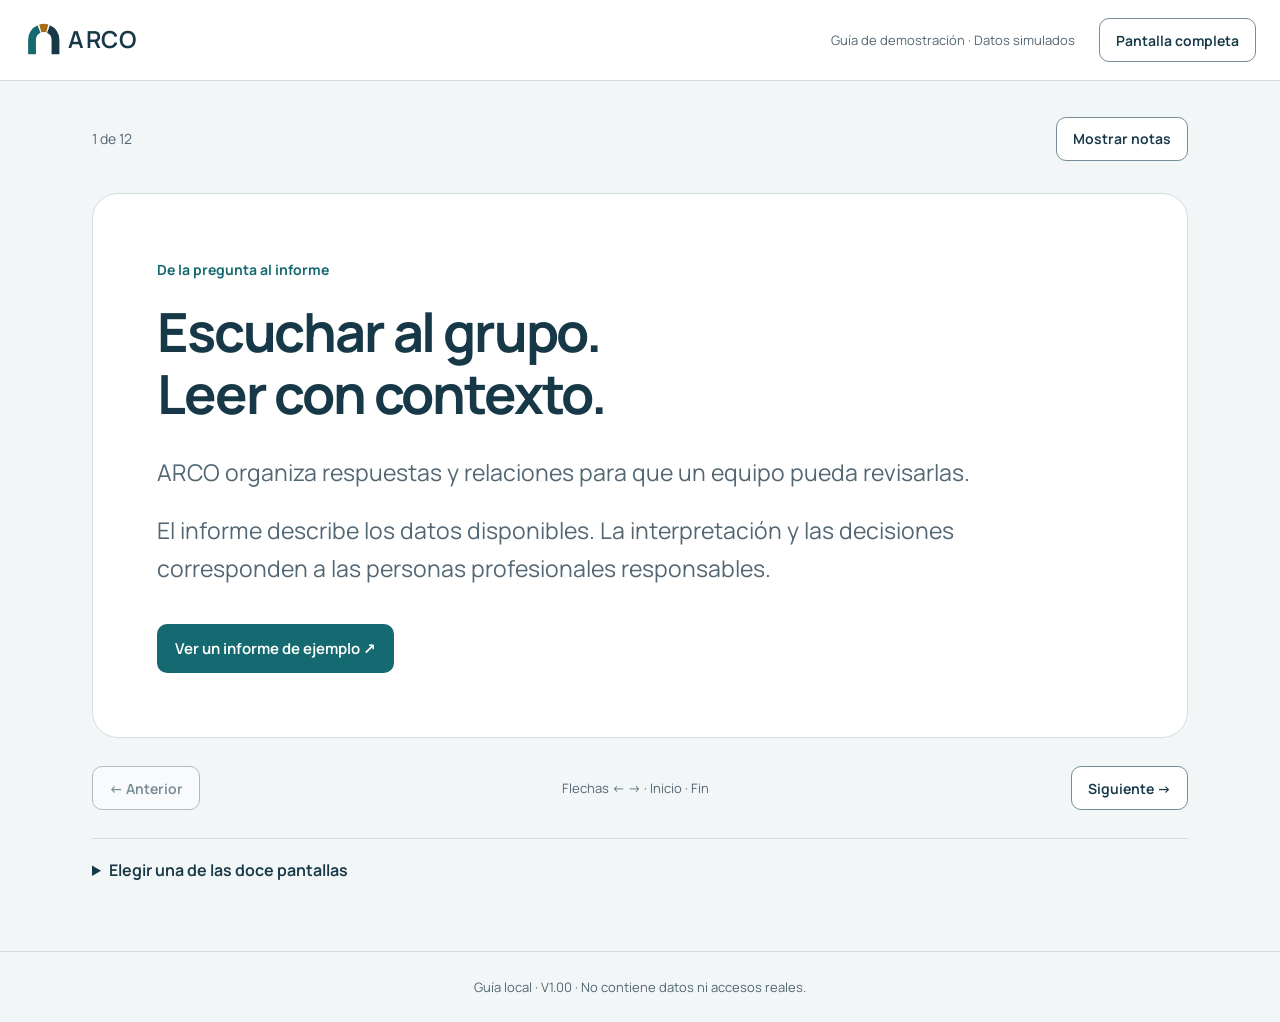
<file: GUIA.html>
<!doctype html><html lang="es"><head><meta http-equiv="Content-Security-Policy" content="default-src 'none'; script-src 'self' 'sha256-WUuyEwrz+xiqc2M4MCowEoWIl792MxRdrInJ3mmC7zg='; style-src 'self' 'unsafe-inline'; font-src 'self' data:; connect-src 'none'; object-src 'none'; base-uri 'none'; form-action 'none'"><meta charset="utf-8"><meta name="viewport" content="width=device-width,initial-scale=1"><meta name="theme-color" content="#f3f6f7"><title>Guía de demostración · ARCO · V1.00</title><link rel="stylesheet" href="assets/style.4bf368e6a65e8552.css" integrity="sha256-S/No5qZehVKiZexccK8IM72kplW1PlbI47/wr/QytIo=" crossorigin="anonymous"><meta name="application-version" content="V1.00"></head><body>
<a class="skip-link" href="#lesson">Ir al contenido</a>
<header><a class="brand" href="index.html" aria-label="ARCO · Volver al inicio"><svg xmlns="http://www.w3.org/2000/svg" viewBox="0 0 316 96" role="img" aria-labelledby="title desc">
  <title id="title">ARCO</title>
  <desc id="desc">Identidad de ARCO, asesoría y herramientas para organizaciones.</desc>
  <path fill="#146A70" d="M10 83V48a38 38 0 0 1 23-35l7 18a19 19 0 0 0-11 17v35z"/>
  <path fill="#A86C16" d="M37 11a38 38 0 0 1 22 0l-5 19a19 19 0 0 0-12 0z"/>
  <path fill="#163847" d="M63 13a38 38 0 0 1 23 35v35H67V48a19 19 0 0 0-11-17z"/>
  <text x="108" y="69" fill="#163847" font-family="Manrope,'Segoe UI',sans-serif" font-size="57" font-weight="650" letter-spacing="3">ARCO</text>
</svg>
</a><span>Guía de demostración · Datos simulados</span><button id="fullscreen" type="button">Pantalla completa</button></header>
<main id="lesson"><div class="lesson-top"><p id="counter" role="status" aria-live="polite"></p><button id="notes-toggle" type="button" aria-expanded="false" aria-controls="speaker-notes">Mostrar notas</button></div><article aria-labelledby="slide-title"><p class="eyebrow">De la pregunta al informe</p><h1 id="slide-title" tabindex="-1"></h1><div id="slide-copy"></div><a id="slide-action" class="primary" href="index.html" target="_blank" rel="noopener">Abrir herramienta <span aria-hidden="true">↗</span></a></article><aside id="speaker-notes" hidden aria-label="Notas para presentar"><h2>Para quien presenta</h2><p id="note-copy"></p></aside><nav class="step-controls" aria-label="Pasar pantalla"><button id="previous" type="button">← Anterior</button><span class="keyboard-hint">Flechas ← → · Inicio · Fin</span><button id="next" type="button">Siguiente →</button></nav><details id="outline"><summary>Elegir una de las doce pantallas</summary><nav id="slide-index" aria-label="Índice de la guía"></nav></details><p id="guide-error" role="alert" hidden></p></main><footer>Guía local · V1.00 · No contiene datos ni accesos reales.</footer><script id="guide-data" type="application/json">[{"id":"proposito","title":"Escuchar al grupo. Leer con contexto.","body":["ARCO organiza respuestas y relaciones para que un equipo pueda revisarlas.","El informe describe los datos disponibles. La interpretación y las decisiones corresponden a las personas profesionales responsables."],"note":"Presenta una necesidad concreta de la organización. Evita prometer diagnósticos o efectos de una intervención. En esta guía no se abren archivos privados.","action":"Ver un informe de ejemplo","href":"CLAVE.html#ejemplo-esencial"},{"id":"piezas","title":"Tres piezas, un recorrido.","body":["SALMER recoge respuestas. DOVELA prepara el informe y sus accesos. CLAVE permite consultarlo.","La demo recorre las tres piezas con datos ficticios. El servicio de encuestas de SALMER se instala y administra por separado."],"note":"Distingue la demostración HTML de SALMER del servidor que conserva respuestas. No digas que la página pública ya recoge campañas reales.","action":"Abrir la demo guiada","href":"DEMO.html"},{"id":"acceso","title":"Cada persona, dentro de su ámbito.","body":["Diseño prepara los cuestionarios. Gestión organiza participantes y campañas. Participación responde con su acceso.","Los accesos de demostración sirven solo para las pruebas incluidas."],"note":"Para enseñar el servidor local, utiliza una campaña sintética. No proyectes contraseñas o el censo de una organización real.","action":"Ver SALMER de demostración","href":"SALMER.html"},{"id":"encuesta","title":"Una respuesta no siempre es un número.","body":["Una pregunta puede recoger una escala, una categoría, texto o relaciones entre personas.","Cero, «nadie», una opción no elegida y una pregunta sin responder tienen significados distintos."],"note":"Usa la lista de amistades de la demo. Explica lo que solicita la pregunta, sin deducir que una omisión significa ausencia de dificultad.","action":"Probar las preguntas","href":"SALMER.html"},{"id":"guardado","title":"Confirmar antes de dar por guardado.","body":["En SALMER con servidor, el estado de guardado confirma lo que se ha recibido. Una conexión interrumpida requiere revisar el mensaje y reintentar.","La demostración HTML guarda su recorrido solo durante la sesión; recargarla lo reinicia."],"note":"En una prueba del servidor puedes salir y volver a una respuesta confirmada. No presentes esa recuperación como disponible en DOVELA o CLAVE.","action":"Continuar el recorrido de ejemplo","href":"DEMO.html"},{"id":"origen","title":"Conservar el origen y el periodo.","body":["La exportación de SALMER identifica cuestionario, campaña, ola y estado de las respuestas.","El centro puede preparar su entrega nominal. La salida por códigos para análisis sigue las restricciones y la revisión de textos previstas."],"note":"No equipares códigos con anonimato absoluto. La plantilla debe corresponder al cuestionario y cada ola conservar su periodo.","action":"Consultar el caso SALMER","href":"CLAVE-SALMER.html"},{"id":"cargar","title":"Cargar datos y plantilla.","body":["DOVELA admite Excel y una plantilla .dovela. La plantilla decide variables, etiquetas y tratamientos.","Puedes reunir hasta diez archivos del mismo periodo o consultar hasta tres olas. Los archivos propios requieren la licencia configurada; la demo no."],"note":"Usa «Cargar demo» para la presentación. Cargar una plantilla no supone que sea compatible con cualquier encuesta.","action":"Abrir DOVELA","href":"DOVELA.html"},{"id":"revisar","title":"Revisar antes de entregar.","body":["Comprueba archivos, hojas, periodos y ámbitos. Distingue avisos de problemas que impiden continuar.","Genera el informe y abre su vista previa. La personalización avanzada es opcional."],"note":"Enseña un aviso real del ejemplo y su consecuencia. No cambies las reglas para que el resultado parezca más favorable.","action":"Preparar un ejemplo","href":"DOVELA.html"},{"id":"perfiles","title":"Preparar accesos concretos.","body":["Elige destinatario, ámbito y permiso PDF. DOVELA separa el contenido de cada ámbito antes de protegerlo.","Cada perfil recibe una frase de ocho palabras para abrir su informe."],"note":"No uses credenciales reales en la proyección. El permiso PDF está denegado por defecto. Copia la clave del PDF antes de cerrar la consulta.","action":"Ver el paso de accesos en la demo","href":"DEMO.html"},{"id":"entregar","title":"Informe y accesos, por separado.","body":["Descarga el .arco y las credenciales por separado. «Descarga iniciada» no confirma que el archivo esté guardado.","Comprueba el archivo descargado y los accesos preparados antes de terminar."],"note":"Explica la comprobación de entrega. DOVELA mantiene el trabajo en memoria; cerrar o recargar no lo recupera automáticamente.","action":"Abrir DOVELA","href":"DOVELA.html"},{"id":"consultar","title":"Del conjunto a cada persona.","body":["En CLAVE, revisa primero el periodo y el ámbito. Después consulta las fichas, listas y relaciones.","Usa «Ver más» para ampliar. Las redes tienen vista circular, comunidades y alternativa en tabla; las cifras conservan sus denominadores."],"note":"Abre el informe esencial, entra en una lista y vuelve desde una ficha. Explica que comparar olas requiere revisar su comparabilidad y no demuestra causalidad.","action":"Explorar CLAVE","href":"CLAVE.html#ejemplo-esencial"},{"id":"cerrar","title":"Cerrar y acordar el siguiente paso.","body":["Cierra la consulta al terminar y conserva las descargas según el procedimiento de la organización.","Para una primera lectura: ¿qué observamos, qué falta conocer y qué conviene revisar con el equipo?"],"note":"Cerrar limpia la vista y las claves en memoria; no borra los archivos descargados ni otras pestañas. La gestión compartida de actuaciones queda fuera de esta edición.","action":"Volver a ARCO","href":"index.html"}]</script><script src="assets/shared.60e89c7a1b1dbfaa.js" integrity="sha256-YOicehsdv6rwtHiEpXcQbTR9VCeIu7iNf4Xw6JYFmmc=" crossorigin="anonymous" defer></script></body></html>
</file>
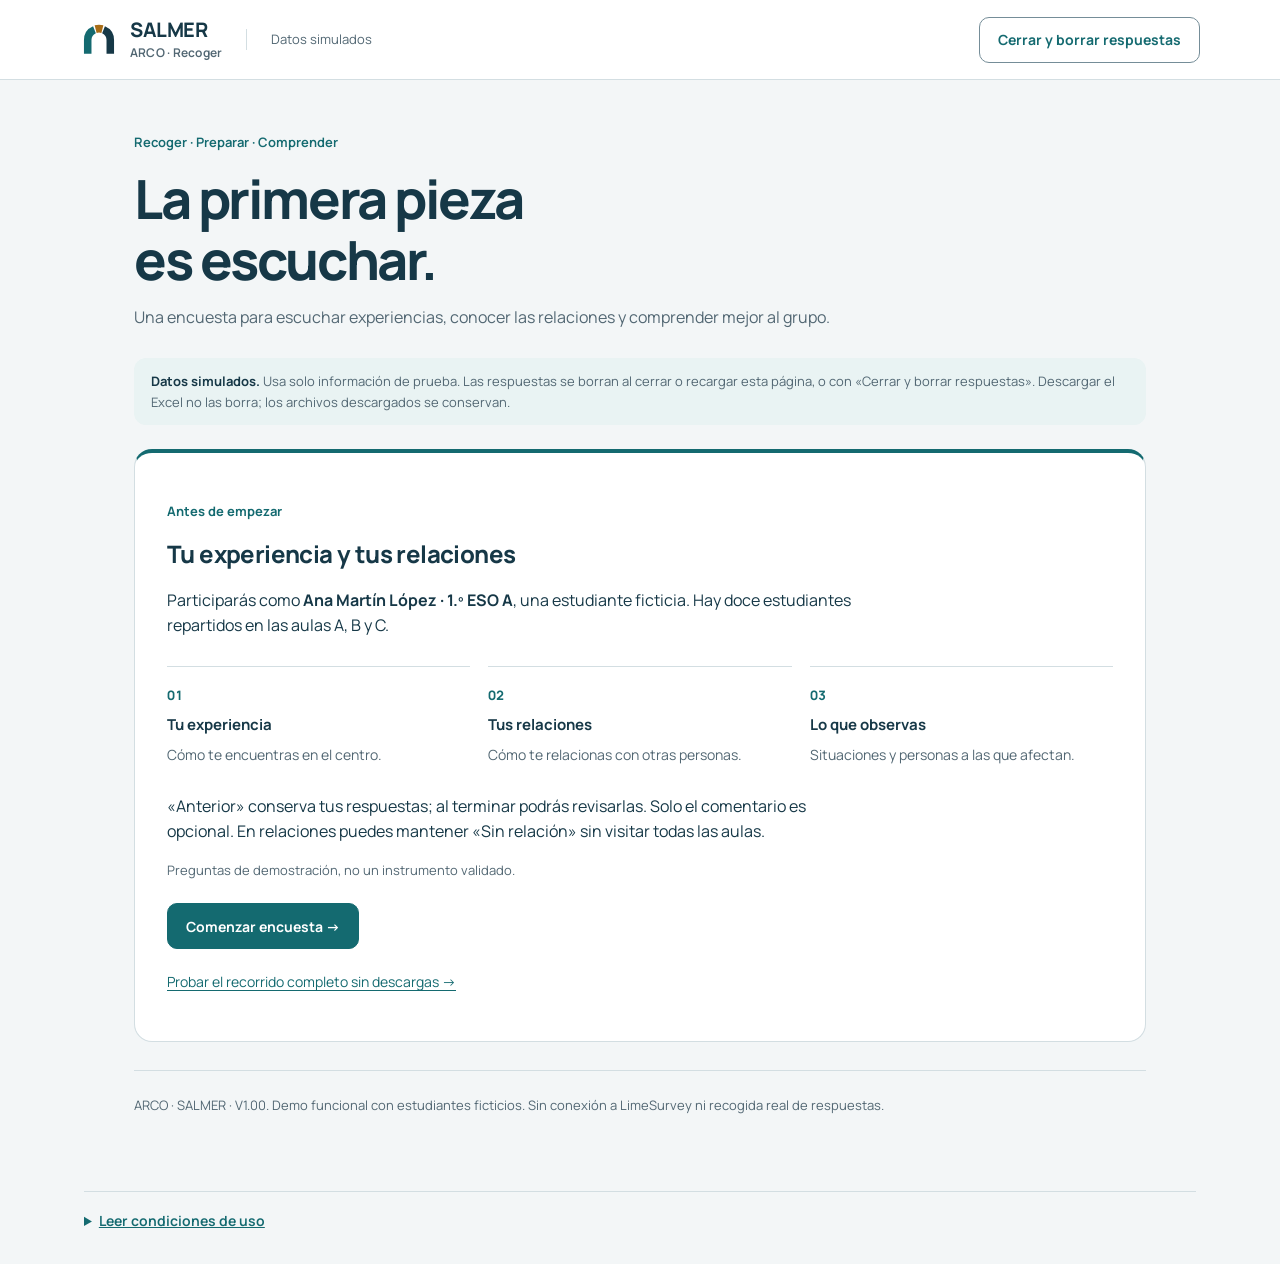
<file: SALMER.html>
<!doctype html><html lang="es"><head><meta http-equiv="Content-Security-Policy" content="default-src 'none'; script-src 'self' 'sha256-OH7gmhvlqE/YR+2m7oKp+/+pZJc/vBlhQSg9EdcWm2k=' 'sha256-zAFRMKqFIefwiPiImOupSczcv7ON8L0Sm0S3Jzw6b0E=' 'sha256-n275gcU1z38QHDHtQsqpWUKC+TUtJKDWC5kF0/4LdZM=' 'sha256-YokNh7LyDFSwHaYKpZpFY/BGqvN3N1xPguFvEuAavwk='; style-src 'self' 'unsafe-inline'; font-src 'self' data:; img-src data:; connect-src 'none'; base-uri 'none'; form-action 'none'"><meta charset="utf-8"><meta name="viewport" content="width=device-width,initial-scale=1"><meta name="theme-color" content="#F3F6F7"><meta name="color-scheme" content="light"><title>SALMER · ARCO · V1.00</title><link rel="stylesheet" href="assets/style.550ab0c584425ca6.css" integrity="sha256-VQqwxYRCXKbVRfzzRJwibsEs5spvb4nxKLD3fDbAaTY=" crossorigin="anonymous"><meta name="application-version" content="V1.00"><link rel="stylesheet" href="assets/style.400111f77d7df2fe.css" integrity="sha256-QAER93198v5E9BQ46V7BTKhOQFukRFS3+H4umxU9Xnk=" crossorigin="anonymous"><script src="assets/resources.84e498549d843355.js" integrity="sha256-hOSYVJ2EM1XfgUjeHNBeO9lSAEw6jqjx3wBaPKon4wI=" crossorigin="anonymous" defer></script>
</head><body class="salmer-demo" data-view="intro">
<a class="skip-link" href="#main">Ir al contenido</a><header class="top"><a class="brand" href="index.html" aria-label="ARCO · Inicio"><svg xmlns="http://www.w3.org/2000/svg" viewBox="0 0 96 96" role="img" aria-labelledby="arco-mark-title arco-mark-desc">
  <title id="arco-mark-title">ARCO</title>
  <desc id="arco-mark-desc">Un arco de tres piezas, símbolo de recogida, preparación y consulta conectadas.</desc>
  <path fill="#146A70" d="M10 83V48a38 38 0 0 1 23-35l7 18a19 19 0 0 0-11 17v35z"/>
  <path fill="#A86C16" d="M37 11a38 38 0 0 1 22 0l-5 19a19 19 0 0 0-12 0z"/>
  <path fill="#163847" d="M63 13a38 38 0 0 1 23 35v35H67V48a19 19 0 0 0-11-17z"/>
</svg>
<span>SALMER <small>ARCO · Recoger</small></span></a><span class="local">Datos simulados</span><button id="clear" class="quiet">Cerrar y borrar respuestas</button></header>
<main id="main"><div class="intro"><p class="eyebrow">Recoger · Preparar · Comprender</p><h1>La primera pieza <br>es escuchar.</h1><p>Una encuesta para escuchar experiencias, conocer las relaciones y comprender mejor al grupo.</p></div>
<p id="demo-notice" class="notice"><strong>Datos simulados.</strong> Usa solo información de prueba. Las respuestas se borran al cerrar o recargar esta página, o con «Cerrar y borrar respuestas». Descargar el Excel no las borra; los archivos descargados se conservan.</p>
<section id="intro" class="panel"><p class="step">Antes de empezar</p><h2>Tu experiencia y tus relaciones</h2><p>Participarás como <strong>Ana Martín López · 1.º ESO A</strong>, una estudiante ficticia. Hay doce estudiantes repartidos en las aulas A, B y C.</p><ol class="intro-steps"><li><strong>Tu experiencia</strong><span>Cómo te encuentras en el centro.</span></li><li><strong>Tus relaciones</strong><span>Cómo te relacionas con otras personas.</span></li><li><strong>Lo que observas</strong><span>Situaciones y personas a las que afectan.</span></li></ol><p>«Anterior» conserva tus respuestas; al terminar podrás revisarlas. Solo el comentario es opcional. En relaciones puedes mantener «Sin relación» sin visitar todas las aulas.</p><p class="hint">Preguntas de demostración, no un instrumento validado.</p><button id="start">Comenzar encuesta →</button><p id="tour-invite"><a href="DEMO.html">Probar el recorrido completo sin descargas →</a></p></section>
<form id="survey" class="panel" hidden novalidate>
<nav class="survey-progress" aria-label="Recorrido de la encuesta"><span id="progress-experience">1 · Experiencia</span><span id="progress-relations">2 · Relaciones</span><span id="progress-situations">3 · Situaciones</span></nav>
<section id="page-experience"><h2>Tu experiencia cuenta</h2><label class="question-label" for="wellbeing">¿Cómo has estado en el centro esta semana?</label><select id="wellbeing" required aria-describedby="wellbeing-hint"><option value="">Elige de 0 a 10</option><option>0</option><option>1</option><option>2</option><option>3</option><option>4</option><option>5</option><option>6</option><option>7</option><option>8</option><option>9</option><option>10</option></select><p id="wellbeing-hint" class="hint">0: muy mal · 10: muy bien.</p><label class="question-label" for="group">¿Cómo te encuentras en tu grupo?</label><select id="group" required><option value="">Elige una respuesta</option><option value="integrado">A gusto</option><option value="intermedio">Depende del momento</option><option value="dificil">Me cuesta encontrar mi lugar</option></select><label class="question-label" for="comment">¿Qué ayudaría a mejorar tu experiencia? <span class="hint">Opcional. Hasta 600 caracteres.</span></label><textarea id="comment" maxlength="600" rows="3"></textarea><div class="actions"><button id="back" class="quiet" type="button">Anterior</button><button id="to-relations" type="button">Continuar →</button></div></section>
<section id="page-relations" hidden><h2>¿Cómo es tu relación con cada estudiante?</h2><p>Empieza por tu aula y cambia las relaciones que quieras.</p><p class="hint">Al avanzar confirmas los neutros de las aulas que has abierto. Las demás quedan sin respuesta.</p><div id="relationship-tabs" class="class-buttons" role="group" aria-label="Aulas para valorar relaciones"></div><p id="relationship-count" class="hint" role="status"></p><label for="relationship-search">Buscar persona</label><input id="relationship-search" type="search" placeholder="Nombre o apellidos" autocomplete="off"><div id="relationship-list" class="compact-roster" tabindex="0" role="group" aria-label="Personas de esta aula"></div><div class="actions"><button id="to-experience" class="quiet" type="button">Anterior</button><button id="to-situations" type="button">Continuar →</button></div></section>
<section id="page-situations" hidden><h2>Situaciones que has visto o de las que has sabido</h2><p class="situation-context">Piensa en situaciones en las que se hace daño a alguien: agresiones, insultos, amenazas, exclusión a propósito u otras formas de maltrato, tanto en persona como por internet.</p><h3>¿A qué estudiantes crees que afectan estas situaciones?</h3><p>Elige a quienes corresponda, incluyéndote si lo necesitas. Al marcar un nombre podrás indicar qué ocurre. Si no señalas a nadie, marca esa opción.</p><div id="nomination-tabs" class="class-buttons" role="group" aria-label="Aulas para seleccionar estudiantes"></div><label for="nomination-search">Buscar persona</label><input id="nomination-search" type="search" placeholder="Nombre o apellidos" autocomplete="off"><div id="nomination-list" class="nomination-grid compact-roster" tabindex="0" role="group" aria-label="Personas de esta aula"></div><label class="choice none-choice"><input id="nobody" type="checkbox"> <span>No señalo a nadie</span></label><p id="nomination-count" class="hint" role="status"></p>
<p class="hint">Las dos preguntas siguientes se refieren a las situaciones en conjunto, no a cada persona seleccionada. Si no tienes información suficiente, elige «No lo sé».</p>
<fieldset id="frequency" class="question-set" tabindex="-1"><legend>En los últimos dos meses, ¿con qué frecuencia has visto o sabido que ocurren estas situaciones?</legend><div id="frequency-options" class="option-list"></div></fieldset>
<fieldset id="difficulty" class="question-set" tabindex="-1"><legend>Cuando esto ocurre, ¿hasta qué punto crees que resulta difícil defenderse o conseguir que pare?</legend><div id="difficulty-options" class="option-list"></div></fieldset><div class="actions"><button id="back-relations" class="quiet" type="button">Anterior</button><button type="submit">Revisar respuestas →</button></div></section>
</form>
<section id="review" class="panel" hidden><p class="step">Revisar y preparar</p><h2>Comprueba tus respuestas</h2><p>Revisa personas, situaciones y relaciones. «Predeterminada» significa que no la has seleccionado expresamente. Usa «Cambiar respuestas» para corregir antes de preparar el informe.</p><dl id="answers"></dl><button id="edit" class="quiet">Cambiar respuestas</button><h3>Preparar el ejemplo para el equipo</h3><label class="check"><input id="complete" type="checkbox" checked> Añadir otras 11 respuestas inventadas para explorar las tres aulas.</label><p class="hint">Si lo desmarcas, se exporta solo tu respuesta y el censo de doce estudiantes para identificar a quienes señalas. Las demás respuestas quedan vacías.</p><ol id="manual-instructions"><li>Descarga las respuestas Excel y la plantilla .dovela.</li><li>Carga ambos archivos en DOVELA para preparar el informe de CLAVE.</li></ol><div id="manual-downloads"><div class="actions"><button id="excel">Descargar respuestas Excel</button><button id="template" class="quiet">Descargar plantilla .dovela</button></div><p class="hint">La hoja «Menciones» del Excel conserva quién señala a quién y qué situaciones indica. Las menciones recogen respuestas; no son diagnósticos.</p></div><button id="demo-next" hidden>Preparar mis respuestas en DOVELA →</button><a id="manual-next" class="button" href="DOVELA.html">Continuar en DOVELA →</a></section>
<p id="status" role="status" aria-live="polite"></p><p id="error" class="error" role="alert" tabindex="-1" hidden></p>
<footer>ARCO · SALMER · V1.00. Demo funcional con estudiantes ficticios. Sin conexión a LimeSurvey ni recogida real de respuestas.</footer></main><script src="assets/shared.09770c4871d2c7d3.js" integrity="sha256-CXcMSHHSx9NOj+/cOOnUAtz0pUToPACFx9tCl06EARs=" crossorigin="anonymous" defer></script>

<script src="assets/shared.2db51e79103ab1bb.js" integrity="sha256-LbUeeRA6sbuyg5Y0sh7lLUH/nQDMuqOEMOiAROvYRWo=" crossorigin="anonymous" defer></script>
<script src="assets/shared.58f149a45b08e9ef.js" integrity="sha256-WPFJpFsI6e8oOPKhkC6ZdNbkknQsjXPK/CEkcATZhCY=" crossorigin="anonymous" defer></script><section class="arco-terms" aria-label="Condiciones de uso" style="max-width:72rem;margin:1rem auto;padding:0 1.25rem"><details><summary>Leer condiciones de uso</summary><div class="arco-terms-box"><p class="arco-terms-note">Borrador local · 2026-10-28-borrador-2</p><h3>Titular y contacto del proyecto</h3><p>Antonio Alfonso · aalfonso@us.es. Institución de vinculación académica: Universidad de Sevilla. Esta vinculación no atribuye a la Universidad la titularidad del servicio, la responsabilidad del tratamiento ni un aval institucional.</p><h3>Estado del texto</h3><p>Borrador para revisión local. Deben completarse los datos legales del prestador y la información de privacidad de cada tratamiento. Este texto no constituye todavía un aviso legal ni una política de privacidad completos. La titularidad del servicio no determina por sí sola quién es responsable del tratamiento de los datos de un centro.</p><h3>Investigación y evaluación ética</h3><p>Estas condiciones no acreditan aprobación ética. Cuando ARCO se utilice en una investigación con personas o datos personales, el estudio deberá contar con la evaluación y autorizaciones que le correspondan antes de iniciarse. Las casillas de la aplicación no sustituyen la información a participantes, los consentimientos o asentimientos aplicables ni la autorización del centro.</p><h3>Finalidad y límites del informe</h3><p>ARCO presenta una fotografía de los datos disponibles para el ámbito y periodo seleccionados. Las olas se consultan por separado; el informe no se actualiza automáticamente ni describe necesariamente la situación actual. Los resultados dependen de las respuestas, la participación, la calidad del archivo y la configuración aplicada. Una ausencia de datos no equivale a ausencia de dificultades.</p><h3>Interpretación profesional</h3><p>La interpretación y las actuaciones corresponden a profesionales competentes, atendiendo al contexto y a otras evidencias. La herramienta no emite diagnósticos ni determina por sí sola la existencia o ausencia de acoso. No debe ser la única base de sanciones, etiquetas o decisiones con efectos relevantes sobre estudiantes. Una señal requiere revisión; su ausencia no justifica desatender una comunicación ni sustituye los protocolos de protección del centro.</p><h3>Uso autorizado</h3><p>Quien carga, consulta o entrega información declara actuar con autorización y dentro de las funciones que tiene asignadas. Debe utilizar únicamente los datos necesarios para la finalidad acordada, revisar el centro, periodo y ámbito, y comunicar errores por el canal autorizado. Poseer un archivo o una contraseña no concede por sí solo autorización para cualquier uso.</p><h3>Confidencialidad y distribución</h3><p>No se publicarán resultados identificables, clasificaciones de estudiantes ni capturas en canales no autorizados. Antes de entregar un informe se revisarán los destinatarios, los ámbitos y el permiso de exportación. Los informes y las claves se custodiarán separados y se compartirán por canales autorizados, según las instrucciones y los plazos de conservación del centro. Al terminar se cerrará la consulta, incluidas las vistas previas abiertas.</p><h3>PDF y copias</h3><p>El PDF contiene una copia del ámbito y periodo visibles. CLAVE crea una contraseña aleatoria para los PDF de cada consulta. Entrega la contraseña por separado. Los archivos descargados permanecen en el dispositivo tras cerrar la sesión.</p><h3>Procesamiento y privacidad</h3><p>En esta edición, DOVELA y CLAVE procesan los archivos seleccionados en el navegador sin remitir su contenido a un servidor de ARCO. No se guardan encuestas, claves ni aceptaciones de forma persistente por estas aplicaciones. Esto no elimina los archivos descargados ni las pestañas de vista previa abiertas. La visita a la web sí implica solicitudes al proveedor de alojamiento; no debe describirse como ausencia de toda comunicación por internet.</p><h3>Responsabilidades de cada parte</h3><p>El centro o la entidad que corresponda determina la finalidad, la legitimación, las personas autorizadas, la conservación y la información a participantes según su intervención real. El usuario debe seguir esas instrucciones y actuar con diligencia. El equipo proveedor, los autores y las instituciones vinculadas conservan las obligaciones que legal o contractualmente les correspondan. Esta declaración no traslada al usuario responsabilidades ajenas, no exonera de defectos imputables ni limita derechos irrenunciables.</p><h3>Qué significa marcar la casilla</h3><p>La casilla expresa una declaración de lectura y compromiso de uso en esta sesión. No sustituye el consentimiento de estudiantes o familias cuando sea necesario, la base jurídica del tratamiento, un contrato con el centro ni los acuerdos entre responsables y encargados. No se envía ni conserva un registro probatorio de aceptación, ni se verifica la identidad de quien marca la casilla.</p><h3>Incidencias</h3><p>Ante errores de datos o indicios de acceso o difusión no autorizados, se debe suspender el uso o la distribución afectados y comunicarlo al responsable designado por el centro, mediante su canal establecido. No se incluirán datos de estudiantes ni claves en solicitudes de soporte por canales no autorizados.</p><a download="ARCO-condiciones-2026-10-28-borrador-2.txt" href="data:text/plain;charset=utf-8,Condiciones%20de%20uso%20y%20confidencialidad%0AVersi%C3%B3n%202026-10-28-borrador-2%0A%0ATitular%20y%20contacto%20del%20proyecto%0AAntonio%20Alfonso%20%C2%B7%20aalfonso%40us.es.%20Instituci%C3%B3n%20de%20vinculaci%C3%B3n%20acad%C3%A9mica%3A%20Universidad%20de%20Sevilla.%20Esta%20vinculaci%C3%B3n%20no%20atribuye%20a%20la%20Universidad%20la%20titularidad%20del%20servicio%2C%20la%20responsabilidad%20del%20tratamiento%20ni%20un%20aval%20institucional.%0A%0AEstado%20del%20texto%0ABorrador%20para%20revisi%C3%B3n%20local.%20Deben%20completarse%20los%20datos%20legales%20del%20prestador%20y%20la%20informaci%C3%B3n%20de%20privacidad%20de%20cada%20tratamiento.%20Este%20texto%20no%20constituye%20todav%C3%ADa%20un%20aviso%20legal%20ni%20una%20pol%C3%ADtica%20de%20privacidad%20completos.%20La%20titularidad%20del%20servicio%20no%20determina%20por%20s%C3%AD%20sola%20qui%C3%A9n%20es%20responsable%20del%20tratamiento%20de%20los%20datos%20de%20un%20centro.%0A%0AInvestigaci%C3%B3n%20y%20evaluaci%C3%B3n%20%C3%A9tica%0AEstas%20condiciones%20no%20acreditan%20aprobaci%C3%B3n%20%C3%A9tica.%20Cuando%20ARCO%20se%20utilice%20en%20una%20investigaci%C3%B3n%20con%20personas%20o%20datos%20personales%2C%20el%20estudio%20deber%C3%A1%20contar%20con%20la%20evaluaci%C3%B3n%20y%20autorizaciones%20que%20le%20correspondan%20antes%20de%20iniciarse.%20Las%20casillas%20de%20la%20aplicaci%C3%B3n%20no%20sustituyen%20la%20informaci%C3%B3n%20a%20participantes%2C%20los%20consentimientos%20o%20asentimientos%20aplicables%20ni%20la%20autorizaci%C3%B3n%20del%20centro.%0A%0AFinalidad%20y%20l%C3%ADmites%20del%20informe%0AARCO%20presenta%20una%20fotograf%C3%ADa%20de%20los%20datos%20disponibles%20para%20el%20%C3%A1mbito%20y%20periodo%20seleccionados.%20Las%20olas%20se%20consultan%20por%20separado%3B%20el%20informe%20no%20se%20actualiza%20autom%C3%A1ticamente%20ni%20describe%20necesariamente%20la%20situaci%C3%B3n%20actual.%20Los%20resultados%20dependen%20de%20las%20respuestas%2C%20la%20participaci%C3%B3n%2C%20la%20calidad%20del%20archivo%20y%20la%20configuraci%C3%B3n%20aplicada.%20Una%20ausencia%20de%20datos%20no%20equivale%20a%20ausencia%20de%20dificultades.%0A%0AInterpretaci%C3%B3n%20profesional%0ALa%20interpretaci%C3%B3n%20y%20las%20actuaciones%20corresponden%20a%20profesionales%20competentes%2C%20atendiendo%20al%20contexto%20y%20a%20otras%20evidencias.%20La%20herramienta%20no%20emite%20diagn%C3%B3sticos%20ni%20determina%20por%20s%C3%AD%20sola%20la%20existencia%20o%20ausencia%20de%20acoso.%20No%20debe%20ser%20la%20%C3%BAnica%20base%20de%20sanciones%2C%20etiquetas%20o%20decisiones%20con%20efectos%20relevantes%20sobre%20estudiantes.%20Una%20se%C3%B1al%20requiere%20revisi%C3%B3n%3B%20su%20ausencia%20no%20justifica%20desatender%20una%20comunicaci%C3%B3n%20ni%20sustituye%20los%20protocolos%20de%20protecci%C3%B3n%20del%20centro.%0A%0AUso%20autorizado%0AQuien%20carga%2C%20consulta%20o%20entrega%20informaci%C3%B3n%20declara%20actuar%20con%20autorizaci%C3%B3n%20y%20dentro%20de%20las%20funciones%20que%20tiene%20asignadas.%20Debe%20utilizar%20%C3%BAnicamente%20los%20datos%20necesarios%20para%20la%20finalidad%20acordada%2C%20revisar%20el%20centro%2C%20periodo%20y%20%C3%A1mbito%2C%20y%20comunicar%20errores%20por%20el%20canal%20autorizado.%20Poseer%20un%20archivo%20o%20una%20contrase%C3%B1a%20no%20concede%20por%20s%C3%AD%20solo%20autorizaci%C3%B3n%20para%20cualquier%20uso.%0A%0AConfidencialidad%20y%20distribuci%C3%B3n%0ANo%20se%20publicar%C3%A1n%20resultados%20identificables%2C%20clasificaciones%20de%20estudiantes%20ni%20capturas%20en%20canales%20no%20autorizados.%20Antes%20de%20entregar%20un%20informe%20se%20revisar%C3%A1n%20los%20destinatarios%2C%20los%20%C3%A1mbitos%20y%20el%20permiso%20de%20exportaci%C3%B3n.%20Los%20informes%20y%20las%20claves%20se%20custodiar%C3%A1n%20separados%20y%20se%20compartir%C3%A1n%20por%20canales%20autorizados%2C%20seg%C3%BAn%20las%20instrucciones%20y%20los%20plazos%20de%20conservaci%C3%B3n%20del%20centro.%20Al%20terminar%20se%20cerrar%C3%A1%20la%20consulta%2C%20incluidas%20las%20vistas%20previas%20abiertas.%0A%0APDF%20y%20copias%0AEl%20PDF%20contiene%20una%20copia%20del%20%C3%A1mbito%20y%20periodo%20visibles.%20CLAVE%20crea%20una%20contrase%C3%B1a%20aleatoria%20para%20los%20PDF%20de%20cada%20consulta.%20Entrega%20la%20contrase%C3%B1a%20por%20separado.%20Los%20archivos%20descargados%20permanecen%20en%20el%20dispositivo%20tras%20cerrar%20la%20sesi%C3%B3n.%0A%0AProcesamiento%20y%20privacidad%0AEn%20esta%20edici%C3%B3n%2C%20DOVELA%20y%20CLAVE%20procesan%20los%20archivos%20seleccionados%20en%20el%20navegador%20sin%20remitir%20su%20contenido%20a%20un%20servidor%20de%20ARCO.%20No%20se%20guardan%20encuestas%2C%20claves%20ni%20aceptaciones%20de%20forma%20persistente%20por%20estas%20aplicaciones.%20Esto%20no%20elimina%20los%20archivos%20descargados%20ni%20las%20pesta%C3%B1as%20de%20vista%20previa%20abiertas.%20La%20visita%20a%20la%20web%20s%C3%AD%20implica%20solicitudes%20al%20proveedor%20de%20alojamiento%3B%20no%20debe%20describirse%20como%20ausencia%20de%20toda%20comunicaci%C3%B3n%20por%20internet.%0A%0AResponsabilidades%20de%20cada%20parte%0AEl%20centro%20o%20la%20entidad%20que%20corresponda%20determina%20la%20finalidad%2C%20la%20legitimaci%C3%B3n%2C%20las%20personas%20autorizadas%2C%20la%20conservaci%C3%B3n%20y%20la%20informaci%C3%B3n%20a%20participantes%20seg%C3%BAn%20su%20intervenci%C3%B3n%20real.%20El%20usuario%20debe%20seguir%20esas%20instrucciones%20y%20actuar%20con%20diligencia.%20El%20equipo%20proveedor%2C%20los%20autores%20y%20las%20instituciones%20vinculadas%20conservan%20las%20obligaciones%20que%20legal%20o%20contractualmente%20les%20correspondan.%20Esta%20declaraci%C3%B3n%20no%20traslada%20al%20usuario%20responsabilidades%20ajenas%2C%20no%20exonera%20de%20defectos%20imputables%20ni%20limita%20derechos%20irrenunciables.%0A%0AQu%C3%A9%20significa%20marcar%20la%20casilla%0ALa%20casilla%20expresa%20una%20declaraci%C3%B3n%20de%20lectura%20y%20compromiso%20de%20uso%20en%20esta%20sesi%C3%B3n.%20No%20sustituye%20el%20consentimiento%20de%20estudiantes%20o%20familias%20cuando%20sea%20necesario%2C%20la%20base%20jur%C3%ADdica%20del%20tratamiento%2C%20un%20contrato%20con%20el%20centro%20ni%20los%20acuerdos%20entre%20responsables%20y%20encargados.%20No%20se%20env%C3%ADa%20ni%20conserva%20un%20registro%20probatorio%20de%20aceptaci%C3%B3n%2C%20ni%20se%20verifica%20la%20identidad%20de%20quien%20marca%20la%20casilla.%0A%0AIncidencias%0AAnte%20errores%20de%20datos%20o%20indicios%20de%20acceso%20o%20difusi%C3%B3n%20no%20autorizados%2C%20se%20debe%20suspender%20el%20uso%20o%20la%20distribuci%C3%B3n%20afectados%20y%20comunicarlo%20al%20responsable%20designado%20por%20el%20centro%2C%20mediante%20su%20canal%20establecido.%20No%20se%20incluir%C3%A1n%20datos%20de%20estudiantes%20ni%20claves%20en%20solicitudes%20de%20soporte%20por%20canales%20no%20autorizados.">Descargar este texto</a></div></details></section></body></html>
</file>
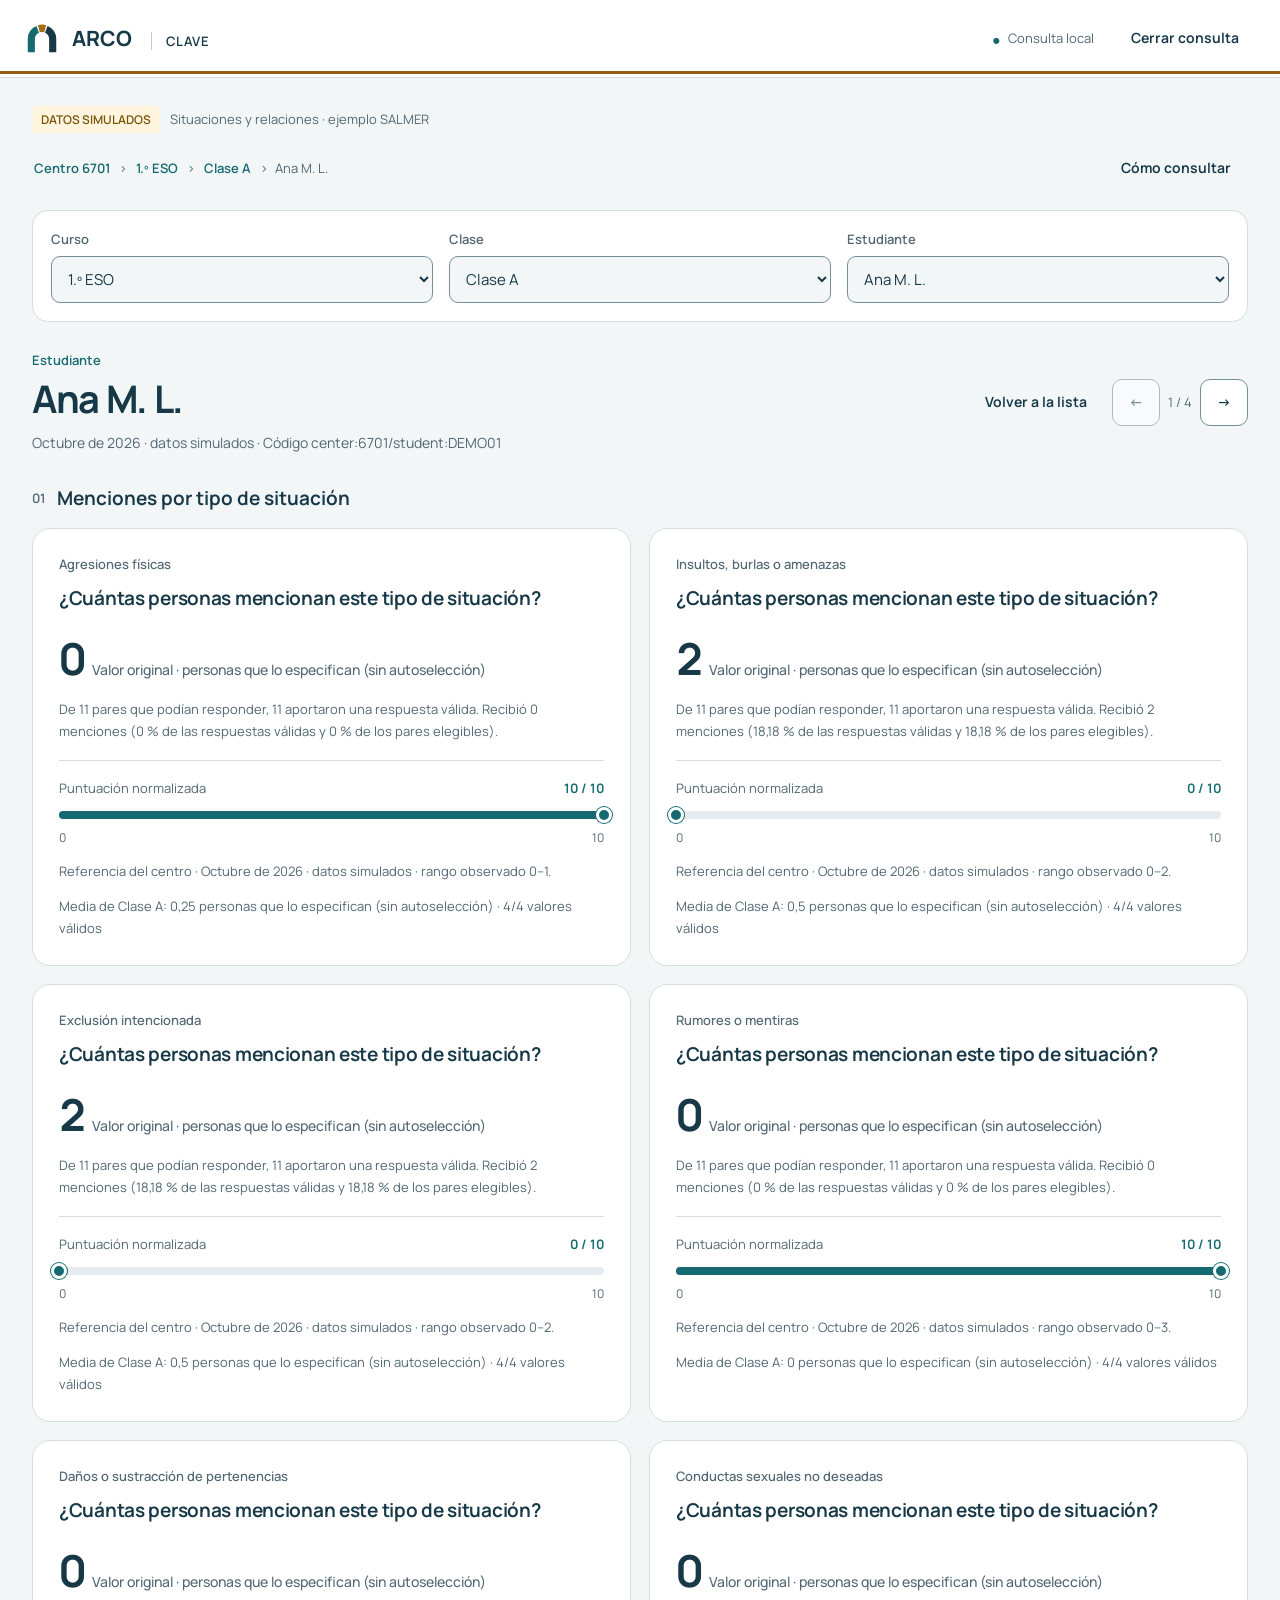
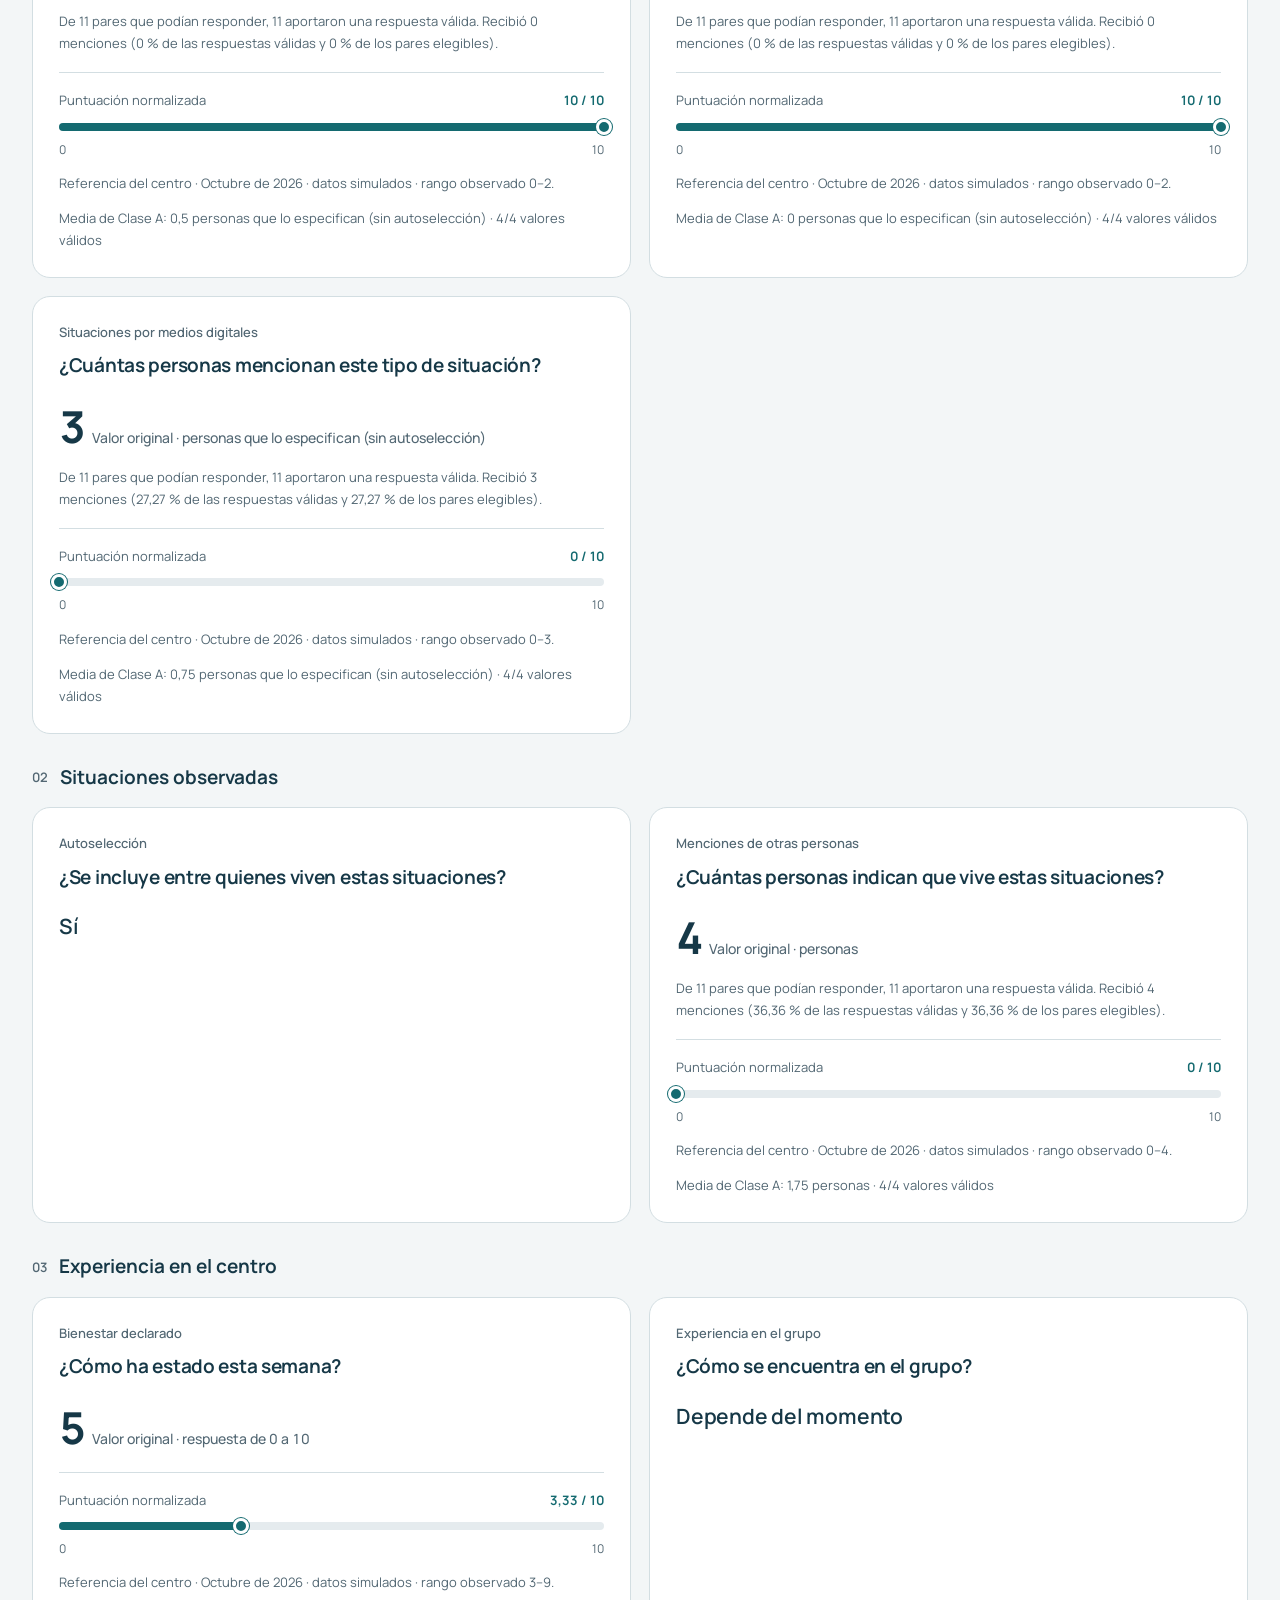
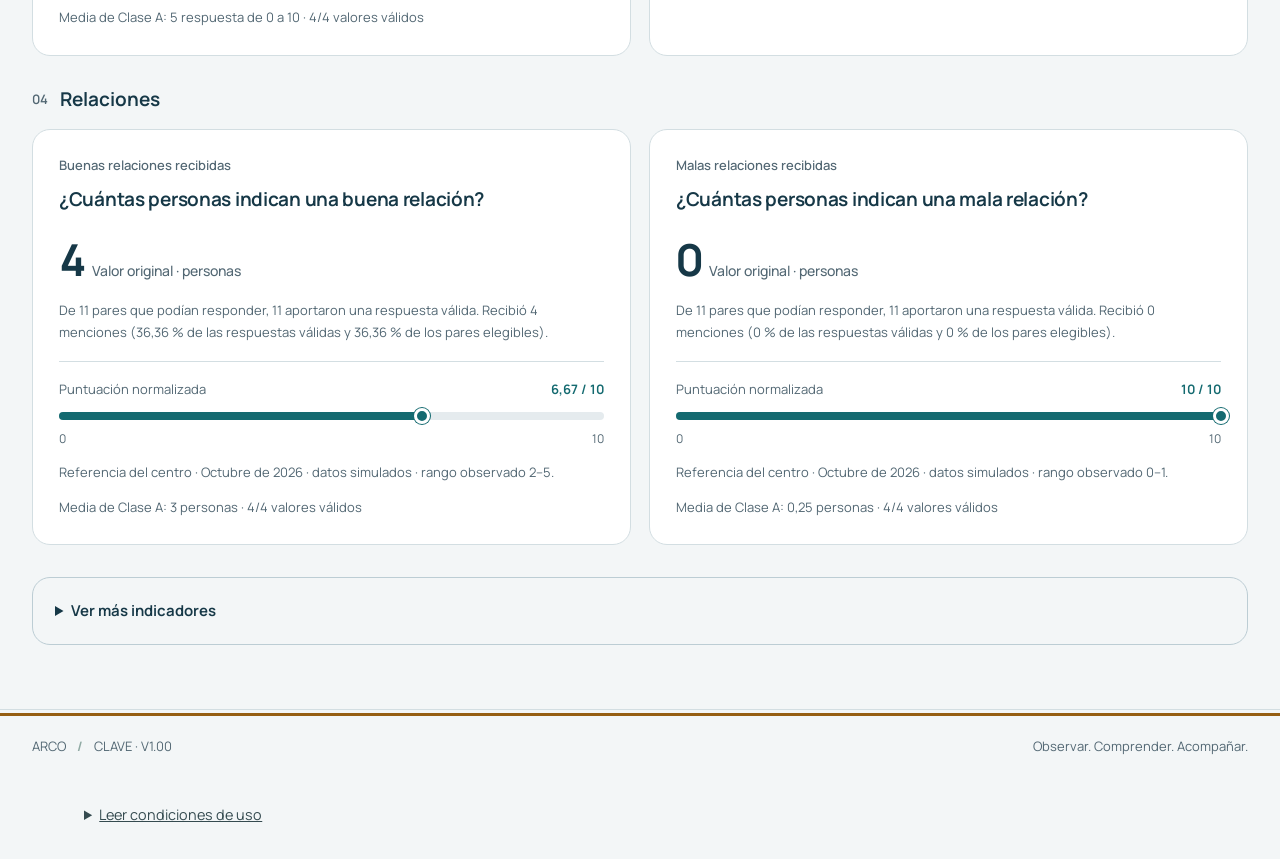
<file: downloads/CLAVE-SALMER.html>
<!doctype html>
<html lang="es">
<head><meta http-equiv="Content-Security-Policy" content="default-src 'none'; script-src 'sha256-RYOF13xjlffeZprbfXDrZiQM7ha0yWcLzlm+tKFQiK0=' 'sha256-AdjZNpScpB/Y/hiWmq3TOIl2DR3PmvX+jzYOdobdbgg=' 'sha256-x/QzZhEOWY01pmEfh1CCLGmGJIedjp6JrIqrW2ZP4NE=' 'sha256-YxxjuMW5+RlJe/S9ZzQ30AuTpn4VGlVUI3c38C/Hgmg=' 'sha256-trnENQAXDSnnoAqA924+uQbI+BPo8BjRhqd7paU8+FE=' 'sha256-q3jpEtIUPqiGA8nTPIaNhWMdmxTf82fHtoOOLU5mFhY=' 'sha256-XxYg9mf8+2spCTlnDt1wiu61O/XQ78avqbll2u1c+so=' 'sha256-9z5okaxBlXToDKrZG67AniO4S/XhIfAFzu7QBGOJli0='; style-src 'unsafe-inline'; font-src data:; img-src data:; connect-src 'none'; object-src 'none'; base-uri 'none'; form-action 'none'">
  <meta charset="utf-8">
  <meta name="viewport" content="width=device-width,initial-scale=1">
  <meta name="color-scheme" content="light">
  <meta name="theme-color" content="#f3f6f7">
  <title>CLAVE · ARCO · V1.00</title>
  <style>/* Manrope — bundled under SIL Open Font License 1.1.
Copyright 2018 The Manrope Project Authors (https://github.com/googlefonts/manrope)

This Font Software is licensed under the SIL Open Font License, Version 1.1.
This license is copied below, and is also available with a FAQ at:
http://scripts.sil.org/OFL


-----------------------------------------------------------
SIL OPEN FONT LICENSE Version 1.1 - 26 February 2007
-----------------------------------------------------------

PREAMBLE
The goals of the Open Font License (OFL) are to stimulate worldwide
development of collaborative font projects, to support the font creation
efforts of academic and linguistic communities, and to provide a free and
open framework in which fonts may be shared and improved in partnership
with others.

The OFL allows the licensed fonts to be used, studied, modified and
redistributed freely as long as they are not sold by themselves. The
fonts, including any derivative works, can be bundled, embedded, 
redistributed and/or sold with any software provided that any reserved
names are not used by derivative works. The fonts and derivatives,
however, cannot be released under any other type of license. The
requirement for fonts to remain under this license does not apply
to any document created using the fonts or their derivatives.

DEFINITIONS
"Font Software" refers to the set of files released by the Copyright
Holder(s) under this license and clearly marked as such. This may
include source files, build scripts and documentation.

"Reserved Font Name" refers to any names specified as such after the
copyright statement(s).

"Original Version" refers to the collection of Font Software components as
distributed by the Copyright Holder(s).

"Modified Version" refers to any derivative made by adding to, deleting,
or substituting -- in part or in whole -- any of the components of the
Original Version, by changing formats or by porting the Font Software to a
new environment.

"Author" refers to any designer, engineer, programmer, technical
writer or other person who contributed to the Font Software.

PERMISSION & CONDITIONS
Permission is hereby granted, free of charge, to any person obtaining
a copy of the Font Software, to use, study, copy, merge, embed, modify,
redistribute, and sell modified and unmodified copies of the Font
Software, subject to the following conditions:

1) Neither the Font Software nor any of its individual components,
in Original or Modified Versions, may be sold by itself.

2) Original or Modified Versions of the Font Software may be bundled,
redistributed and/or sold with any software, provided that each copy
contains the above copyright notice and this license. These can be
included either as stand-alone text files, human-readable headers or
in the appropriate machine-readable metadata fields within text or
binary files as long as those fields can be easily viewed by the user.

3) No Modified Version of the Font Software may use the Reserved Font
Name(s) unless explicit written permission is granted by the corresponding
Copyright Holder. This restriction only applies to the primary font name as
presented to the users.

4) The name(s) of the Copyright Holder(s) or the Author(s) of the Font
Software shall not be used to promote, endorse or advertise any
Modified Version, except to acknowledge the contribution(s) of the
Copyright Holder(s) and the Author(s) or with their explicit written
permission.

5) The Font Software, modified or unmodified, in part or in whole,
must be distributed entirely under this license, and must not be
distributed under any other license. The requirement for fonts to
remain under this license does not apply to any document created
using the Font Software.

TERMINATION
This license becomes null and void if any of the above conditions are
not met.

DISCLAIMER
THE FONT SOFTWARE IS PROVIDED "AS IS", WITHOUT WARRANTY OF ANY KIND,
EXPRESS OR IMPLIED, INCLUDING BUT NOT LIMITED TO ANY WARRANTIES OF
MERCHANTABILITY, FITNESS FOR A PARTICULAR PURPOSE AND NONINFRINGEMENT
OF COPYRIGHT, PATENT, TRADEMARK, OR OTHER RIGHT. IN NO EVENT SHALL THE
COPYRIGHT HOLDER BE LIABLE FOR ANY CLAIM, DAMAGES OR OTHER LIABILITY,
INCLUDING ANY GENERAL, SPECIAL, INDIRECT, INCIDENTAL, OR CONSEQUENTIAL
DAMAGES, WHETHER IN AN ACTION OF CONTRACT, TORT OR OTHERWISE, ARISING
FROM, OUT OF THE USE OR INABILITY TO USE THE FONT SOFTWARE OR FROM
OTHER DEALINGS IN THE FONT SOFTWARE.

*/
@font-face{font-family:Manrope;font-style:normal;font-weight:200 800;font-display:swap;src:url([data-uri]) format("woff2");}
/* ARCO · identidad estructural. Recursos locales, sin fuentes remotas. */
:root {
  --arco-ink: #163847;
  --arco-muted: #526773;
  --arco-primary: #146a70;
  --arco-primary-hover: #0d5259;
  --arco-soft: #e9f3f3;
  --arco-paper: #f3f6f7;
  --arco-white: #ffffff;
  --arco-line: #d3dee2;
  --arco-control-line: #758d98;
  --arco-coral: #a5363f;
  --arco-coral-soft: #fbefF0;
  --arco-gold: #a86c16;
  --arco-focus: #955e12;
  --arco-success: #23634e;
  --arco-success-soft: #eaf5ef;
  --arco-warning: #795409;
  --arco-warning-soft: #fff5df;
  --arco-radius-card: 18px;
  --arco-radius-control: 10px;
  --arco-radius-feature: 26px;
  --arco-shadow: 0 12px 36px rgb(22 56 71 / 7%);
  --arco-font: Manrope, "Segoe UI", system-ui, sans-serif;
  --arco-display: Manrope, "Segoe UI", system-ui, sans-serif;
  --arco-space-1: 4px;
  --arco-space-2: 8px;
  --arco-space-3: 12px;
  --arco-space-4: 16px;
  --arco-space-6: 24px;
  --arco-space-8: 32px;
  --arco-space-12: 48px;
  color-scheme: light;
}
html { -webkit-text-size-adjust: 100%; scroll-padding-block: 24px; }
body { font-family: var(--arco-font); font-synthesis: none; }
button,input,select,textarea { font-family: inherit; }
button,a,input,select,textarea,summary { -webkit-tap-highlight-color: rgb(20 106 112 / 12%); }
button,a,summary { touch-action: manipulation; }
:focus-visible { outline: 3px solid var(--arco-focus); outline-offset: 3px; }
button:disabled,input:disabled,select:disabled { cursor: not-allowed; }
button { transition: background-color .14s ease, border-color .14s ease, color .14s ease; }
input[type=checkbox],input[type=radio] { accent-color: var(--arco-primary); }
input[type=file]::file-selector-button { min-height: 36px; font: inherit; cursor: pointer; }
h1,h2,h3 { text-wrap: balance; }
table,.answer,.big { font-variant-numeric: tabular-nums; }
body .arco-terms summary { min-height: 44px; }
body .arco-terms :focus-visible { outline-color: var(--arco-focus); }
[hidden] { display: none !important; }
@media (prefers-reduced-motion: reduce) {
  *,*::before,*::after { animation: none !important; transition: none !important; scroll-behavior: auto !important; }
}
@media (forced-colors: active) {
  button,a,input,select,textarea,summary { forced-color-adjust: auto; }
  :focus-visible { outline: 3px solid Highlight; }
}

:root{--ink:var(--arco-ink);--muted:var(--arco-muted);--teal:var(--arco-primary);--teal-soft:var(--arco-soft);--cream:var(--arco-paper);--line:var(--arco-line);--white:#fff;--coral:var(--arco-coral);--rose:var(--arco-coral-soft);--radius:var(--arco-radius-card);font-family:var(--arco-font);color:var(--ink);background:var(--cream);font-synthesis:none}*{box-sizing:border-box}body{margin:0}button,input,select{font:inherit}button{cursor:pointer}button:disabled{cursor:not-allowed;opacity:.55}button,input,select,summary{touch-action:manipulation}a{color:var(--teal)}[hidden]{display:none!important}:focus-visible{outline:3px solid #be832c;outline-offset:4px}.skip-link{position:absolute;top:-80px;left:16px;padding:12px;background:white;z-index:30}.skip-link:focus{top:10px}.topbar{height:88px;padding:0 clamp(20px,5vw,76px);display:flex;align-items:center;gap:20px;background:#fff;border-bottom:1px solid var(--line)}.brand{border:0;background:transparent;display:flex;align-items:center;gap:12px;color:var(--ink);font-size:22px;font-weight:750;letter-spacing:.08em;padding:4px}.brand small{font-size:12px;font-weight:500;border-left:1px solid #bdcdcf;padding-left:14px;margin-left:12px;letter-spacing:.12em}.brand-mark{font-family:var(--arco-display);font-size:45px;font-weight:900;line-height:.8;color:var(--teal)}.local-label{margin-left:auto;color:var(--muted);font-size:12px;white-space:nowrap}.local-label span{font-size:8px;color:var(--teal);margin-right:5px}.button{border:1px solid var(--arco-control-line);border-radius:10px;padding:11px 16px;min-height:44px;font-size:14px;font-weight:600;background:white;color:var(--ink);display:inline-flex;justify-content:center;align-items:center;gap:16px;transition:background .15s}.button:hover{background:#edf3f1}.button.primary{background:var(--teal);border-color:var(--teal);color:white}.button.primary:hover{background:#174f54}.button.secondary{background:transparent;border-color:var(--arco-control-line);color:var(--teal)}.button.quiet{background:transparent;border-color:transparent}.wide{width:100%}.welcome{max-width:1216px;margin:auto;padding:72px 32px 88px;display:grid;grid-template-columns:1.15fr 1fr;gap:96px;align-items:center}.eyebrow{font-size:11px;font-weight:750;letter-spacing:.16em;color:var(--teal);margin:0 0 24px}.welcome h1{font-family:var(--arco-display);font-size:clamp(46px,5.4vw,72px);font-weight:400;letter-spacing:-.045em;line-height:1.08;margin:0 0 28px}.welcome h1 em{font-weight:400;color:var(--teal)}.intro{font-size:18px;line-height:1.7;max-width:435px;color:var(--muted)}.perspectives{display:flex;gap:12px;flex-wrap:wrap;align-items:center;font-size:13px;margin:32px 0}.perspectives span{padding:8px 0}.perspectives b{font-weight:400;color:#83a29c}.local-explanation{font-size:13px;line-height:1.7;color:var(--muted);max-width:370px}.open-card{background:white;padding:36px;border:1px solid var(--line);border-radius:24px}.open-card h2{margin:0 0 26px;font-family:var(--arco-display);font-weight:400;font-size:30px}.open-card .eyebrow{margin-bottom:12px}label{display:block;font-size:13px;font-weight:650;margin:18px 0 8px}input,select{width:100%;padding:11px 12px;border:1px solid var(--arco-control-line);border-radius:8px;background:white;color:var(--ink);min-height:44px}input[type=file]{font-size:12px;padding:8px}input[type=file]::file-selector-button{padding:7px 9px;border:0;border-radius:5px;background:var(--teal-soft);color:var(--ink);margin-right:8px;cursor:pointer}.field-help{font-size:12px;line-height:1.5;color:var(--muted);margin:7px 0}.open-card .primary{margin-top:24px}.demo-entry{border-top:1px solid var(--line);margin-top:25px;padding-top:23px}.pill{display:inline-block;border-radius:5px;padding:5px 8px;font-size:10px;letter-spacing:.06em;font-weight:700;background:#f3efe4;color:#71603d}.demo-entry h3{font-size:15px;margin:12px 0 8px}.demo-entry p{font-size:13px;line-height:1.6;color:var(--muted);margin:0 0 14px}.demo-entry .demo-password{font-size:11px;margin:12px 0 0}.error{background:#fae9e6;color:#782a28;border-left:4px solid #ab413a;font-size:14px;padding:14px 18px;border-radius:14px;line-height:1.5}.workspace{max-width:1280px;padding:24px 36px 60px;margin:auto}.dataset-banner{display:flex;gap:12px;align-items:center;color:var(--muted);font-size:12px;margin-bottom:18px}.dataset-banner span:last-child{overflow-wrap:anywhere}.workspace-tools{display:flex;align-items:center;justify-content:space-between;gap:12px}.breadcrumbs{display:flex;align-items:center;flex-wrap:wrap;gap:6px;font-size:13px}.breadcrumbs button{border:0;background:transparent;padding:6px 2px;color:var(--teal);font-size:13px}.breadcrumbs span{color:var(--muted)}.filters{display:flex;gap:12px;margin:18px 0 28px;flex-wrap:wrap;padding:18px;background:#eef1ed;border-radius:14px}.filter{flex:1;min-width:140px;max-width:280px}.filter label{margin:0 0 6px;font-size:11px;letter-spacing:.03em}.filter select{font-size:13px}.view-heading{display:flex;justify-content:space-between;align-items:flex-end;gap:18px;margin:0 0 22px}.view-heading h1{font-family:var(--arco-display);font-size:clamp(30px,4vw,44px);font-weight:400;letter-spacing:-.03em;margin:6px 0 8px}.view-heading .eyebrow{margin:0;font-size:10px}.context{font-size:13px;color:var(--muted);line-height:1.6;margin:0}.student-actions{display:flex;gap:8px;align-items:center;flex-wrap:wrap}.student-actions .button{min-width:44px}.student-position{font-size:12px;color:var(--muted)}.view-tabs{display:flex;gap:5px;border-bottom:1px solid #cddbd7;margin-bottom:28px}.view-tabs .button{border:0;border-radius:8px 8px 0 0;background:transparent;margin-bottom:-1px}.view-tabs .active{border-bottom:3px solid var(--teal);color:var(--teal);background:#edf2ee}.section{margin:26px 0}.section-title{display:flex;gap:12px;align-items:center;margin:0 0 14px;font-size:17px;font-weight:650}.section-index{font-size:11px;font-weight:500;color:var(--teal);border:1px solid #bfd2cc;min-width:26px;height:26px;border-radius:50%;display:inline-flex;justify-content:center;align-items:center}.cards{display:grid;grid-template-columns:repeat(2,minmax(0,1fr));gap:16px}.card{padding:24px;background:white;border:1px solid var(--line);border-radius:var(--radius);min-width:0}.card-type{font-size:11px;font-weight:600;color:var(--muted);margin:0 0 9px}.card h3{font-size:17px;font-weight:620;line-height:1.45;margin:0 0 20px}.answer{font-size:40px;line-height:1.15;font-weight:550;letter-spacing:-.04em;margin:4px 0 8px}.answer-label{font-size:13px;font-weight:400;letter-spacing:normal;margin-left:9px;color:var(--muted)}.status-answer{font-size:19px;letter-spacing:normal}.coverage{font-size:12px;line-height:1.5;color:var(--muted);margin:13px 0 0}.score{padding-top:17px;margin-top:18px;border-top:1px solid #edf1ef}.score-heading{font-size:12px;display:flex;justify-content:space-between;gap:8px;margin-bottom:10px;color:var(--muted)}.score-heading strong{color:var(--teal);font-weight:650}.score-track{height:8px;border-radius:12px;background:#e7edeb;position:relative}.score-fill{background:#4a9190;height:100%;border-radius:12px}.score-dot{position:absolute;top:50%;width:14px;height:14px;border:3px solid white;box-shadow:0 0 0 1px var(--teal);border-radius:50%;background:var(--teal);transform:translate(-50%,-50%)}.score-axis{display:flex;justify-content:space-between;font-size:10px;color:var(--muted);margin-top:7px}.distribution{display:grid;gap:15px}.category-top{display:flex;align-items:baseline;justify-content:space-between;gap:12px;margin-bottom:7px;font-size:13px}.category-top strong{font-variant-numeric:tabular-nums;font-size:14px}.category-top small{font-size:12px;font-weight:400;color:var(--muted)}.category-track{height:7px;background:#edf1ef;border-radius:8px}.category-fill{height:100%;background:#55908d;border-radius:8px}.explanation{font-size:12px;line-height:1.6;margin-top:16px;color:var(--muted)}.explanation summary{cursor:pointer;color:var(--teal);padding:4px 0}.more{margin-top:28px;border:1px solid var(--line);border-radius:16px;background:#fafbf8;padding:0 20px 20px}.more>summary{cursor:pointer;font-weight:650;padding:20px 0;font-size:15px}.more:not([open]){padding-bottom:0}.more .section:last-child{margin-bottom:0}.card.full{grid-column:1/-1}.text-response{white-space:pre-wrap;overflow-wrap:anywhere;font-family:inherit;font-size:20px;line-height:1.6;margin:0;padding:10px 0}.text-list{list-style:none;padding:0;margin:16px 0;display:grid;grid-template-columns:repeat(2,minmax(0,1fr));gap:12px}.text-list li{border:1px solid #e3eae7;border-radius:10px;padding:16px;min-width:0}.text-list blockquote{margin:0 0 10px;white-space:pre-wrap;overflow-wrap:anywhere;font-size:14px;line-height:1.6}.text-list button{font-size:11px;border:0;background:none;color:var(--teal);padding:4px 0}.pagination{display:flex;gap:12px;align-items:center;font-size:12px;color:var(--muted)}.text-filter{max-width:380px}.table-wrap{overflow-x:auto;border:1px solid var(--line);border-radius:14px;background:white}.student-table{border-collapse:separate;border-spacing:0;width:100%;font-size:13px}.student-table th{background:#eef3f0;text-align:left;padding:12px 16px;border-bottom:1px solid var(--line);min-width:145px}.student-table th button{background:none;border:0;text-align:left;color:var(--ink);font-size:12px;font-weight:650;padding:4px 0;display:flex;gap:8px;align-items:center}.student-table td{padding:15px 16px;border-bottom:1px solid #edf1ef;font-variant-numeric:tabular-nums}.student-table tr:last-child td{border-bottom:0}.student-table td:first-child,.student-table th:first-child{position:sticky;left:0;background:#fff;z-index:1;min-width:190px;border-right:1px solid #edf1ef}.student-table th:first-child{background:#eef3f0;z-index:2}.student-table tbody tr:hover td{background:#f7faf8}.student-name{background:none;border:0;color:var(--teal);font-weight:650;text-align:left;padding:4px 0}.muted-value{color:var(--muted);font-size:11px}.table-note{font-size:12px;color:var(--muted);margin:0 0 15px}.guide{background:#e8f0e9;border:1px solid #cbdcd0;padding:20px;border-radius:14px;margin:16px 0}.guide-head{display:flex;align-items:center;justify-content:space-between}.guide-head span{font-size:11px;font-weight:700;letter-spacing:.06em;color:var(--teal)}.guide h2{font-size:18px;font-weight:600;margin:6px 0 10px}.guide p{font-size:14px;line-height:1.6;max-width:720px;margin:0 0 16px}.guide-actions{display:flex;gap:8px;flex-wrap:wrap}.empty{padding:30px;border:1px dashed #b9ccc7;border-radius:12px;color:var(--muted);line-height:1.6}.footer{max-width:1280px;margin:auto;padding:25px 36px;border-top:1px solid var(--line);display:flex;justify-content:space-between;gap:16px;color:var(--muted);font-size:11px}.footer b{padding:0 8px;color:#90aaa4}.sr-only{position:absolute;width:1px;height:1px;padding:0;margin:-1px;overflow:hidden;clip:rect(0,0,0,0);white-space:nowrap;border:0}@media(max-width:900px){.welcome{gap:40px;padding-top:45px}.welcome h1{font-size:50px}.open-card{padding:25px}.local-label{display:none}.topbar .button{margin-left:auto}.cards{gap:12px}.card{padding:20px}}@media(max-width:650px){.topbar{height:72px;padding:0 18px;gap:8px}.brand{font-size:18px}.brand small{font-size:10px;padding-left:8px;margin-left:6px}.topbar .button{font-size:12px;padding:9px}.welcome{grid-template-columns:1fr;padding:36px 20px 45px;gap:26px}.welcome h1{font-size:47px;margin-bottom:16px}.intro{font-size:16px;line-height:1.6}.perspectives{margin:20px 0}.local-explanation{margin-bottom:0}.open-card{padding:24px}.welcome-story .eyebrow{margin-bottom:18px}.workspace{padding:20px 16px 36px}.workspace-tools{align-items:flex-start}.workspace-tools>.button{font-size:11px;white-space:nowrap;padding:6px;min-height:34px}.filters{padding:12px;gap:10px;margin-top:12px}.filter{min-width:125px;max-width:100%}.view-heading{display:block}.student-actions{margin-top:14px}.cards,.text-list{grid-template-columns:1fr}.card{padding:22px}.view-heading h1{font-size:33px}.view-tabs{margin-bottom:20px}.section{margin:22px 0}.more{padding:0 12px 12px}.dataset-banner{gap:8px;font-size:10px;align-items:flex-start}.dataset-banner .pill{white-space:nowrap}.footer{padding:22px 20px;flex-wrap:wrap}.answer{font-size:36px}.student-table th,.student-table td{padding:12px}.student-table td:first-child,.student-table th:first-child{min-width:155px;max-width:180px}.guide{padding:16px}}@media(prefers-reduced-motion:reduce){*{transition:none!important;scroll-behavior:auto!important}}

/* Personal attribution persists across reports, lists, networks and scroll. */
.recipient-label{font-weight:600;color:var(--teal)}

.dataset-banner{flex-wrap:wrap}
@media(max-width:650px){.recipient-label{flex-basis:100%}}

.example-choices{display:grid;gap:10px}.example-choices .button{justify-content:flex-start;text-align:left;border-radius:14px;padding:14px 16px;min-height:48px}
/* Preserve student cell appearance when its name is a semantic row heading. */
.student-table tbody th[scope=row]{background:#fff;padding:15px 16px;border-bottom:1px solid #edf1ef;font-weight:inherit;z-index:1}.student-table tbody th[scope=row] button{color:var(--teal);font-size:inherit}.student-table tbody tr:last-child th[scope=row]{border-bottom:0}.student-table tbody tr:hover th[scope=row]{background:#f7faf8}@media(max-width:650px){.student-table tbody th[scope=row]{padding:12px}}

/* El texto importado se ajusta; la tabla conserva su desplazamiento local. */
.card h3,.section-title,.context,.explanation,.coverage{overflow-wrap:anywhere}
.button,.breadcrumbs button{max-width:100%;min-width:0;overflow-wrap:anywhere}
.explanation summary{min-height:44px;padding-block:12px}
@media(max-width:650px){
  .student-table td:first-child,.student-table th:first-child{position:static}
  .student-table th button,.student-name{white-space:normal;overflow-wrap:anywhere}
}

.arco-demo-flow header,.arco-demo-flow footer{display:none}

/* Executive report: one column first, quiet emphasis, no risk colours. */
.executive-intro{padding:20px;border:1px solid var(--line);border-radius:var(--radius);background:var(--teal-soft);margin-bottom:18px}
.executive-intro .eyebrow{margin-bottom:10px}.executive-intro h2{font:400 clamp(28px,4vw,38px)/1.2 var(--arco-display);margin:0 0 12px}.executive-intro>p:not(.eyebrow){max-width:70ch;line-height:1.6;margin:0;color:var(--muted)}
.executive-facts{display:grid;gap:20px;margin-top:24px}.executive-facts>div{display:grid;gap:6px;min-width:0}.executive-facts strong{font-size:22px;overflow-wrap:anywhere}.executive-facts span{font-size:13px;color:var(--muted)}
.executive-selection{margin:0 0 26px}.executive-selection>summary{cursor:pointer;padding:12px 0;min-height:44px;color:var(--teal);font-weight:600}.executive-selectors{display:grid;gap:16px;margin-bottom:16px}.executive-selectors>div{min-width:0}.executive-selectors select{max-width:100%}
.executive-cards{display:grid;gap:16px}.executive-card{display:flex;flex-direction:column;align-items:stretch}.executive-card>h3{min-height:0}.executive-card>.button{margin-top:auto;align-self:flex-start}.executive-card .answer{margin-top:4px}.executive-question{font-size:14px;line-height:1.6;border-top:1px solid var(--line);padding-top:16px;margin:20px 0}
.executive-categories{list-style:none;padding:0;margin:0;display:grid;gap:14px}.executive-categories li{display:flex;justify-content:space-between;gap:12px;flex-wrap:wrap;font-size:14px;line-height:1.5}.executive-categories strong{font-variant-numeric:tabular-nums;white-space:nowrap}
.executive-quality{display:grid;gap:0;margin-top:16px}.executive-quality>div{display:grid;gap:7px;padding:16px 0;border-top:1px solid var(--line);font-size:14px;overflow-wrap:anywhere}.executive-quality .coverage{margin:0}
.executive-meeting{padding:24px 0 0}.executive-meeting ol{padding-left:23px;max-width:80ch;font-size:14px;line-height:1.7}.executive-meeting li+li{margin-top:12px}
@media(min-width:800px){.executive-cards,.executive-selectors,.executive-facts{grid-template-columns:repeat(3,minmax(0,1fr))}.executive-quality>div{grid-template-columns:1fr 1fr}.executive-intro{padding:24px}}

@media(max-width:500px){.executive-categories li>span{min-width:0;overflow-wrap:anywhere}.executive-categories strong{white-space:normal;overflow-wrap:anywhere}.executive-card>.button{width:100%;justify-content:center}}

@media(max-width:600px){input,select,.filter select{font-size:16px}}
.card h3,.card-type,.executive-question{overflow-wrap:anywhere}
select[aria-invalid="true"]{border-color:#a65040;box-shadow:0 0 0 1px #a65040}

.pdf-actions{flex-basis:100%;display:flex;align-items:center;flex-wrap:wrap;gap:.7rem}.pdf-actions p{margin:0;overflow-wrap:anywhere}.pdf-actions button{min-height:44px}

/* Keep the student identity visible while the table scrolls horizontally. */
@media screen{.student-table th:first-child{position:sticky;left:0;z-index:2;background:#fff}.student-table thead th:first-child{z-index:3;background:#edf3f1}.student-name{max-width:180px;text-align:left}.table-wrap{isolation:isolate}}

/* Consulta de la red: del recuento a la lista, sin modificar el informe. */
.category-count{border:0;background:transparent;color:var(--teal);padding:8px 0;min-height:44px;text-align:right;font:inherit;border-radius:4px}
.category-count:hover{text-decoration:underline;text-underline-offset:4px}
.list-selection{display:flex;align-items:center;justify-content:space-between;flex-wrap:wrap;gap:12px;padding:12px 16px;margin-bottom:16px;border:1px solid var(--line);border-radius:12px;background:var(--teal-soft)}
.list-selection p{margin:0;overflow-wrap:anywhere}
.list-tools{display:flex;align-items:end;gap:12px;flex-wrap:wrap}.list-tools>div{flex:1 1 240px;max-width:440px}.list-tools label{margin-top:0}
.list-mobile-sort{display:none}.student-code,.student-class{display:block;font-size:12px;line-height:1.5;color:var(--muted);font-weight:400;overflow-wrap:anywhere}
.student-table{font-variant-numeric:tabular-nums}.student-table td{overflow-wrap:anywhere}
@media screen and (max-width:650px){
 .list-mobile-sort{display:flex;gap:10px;align-items:end;margin:16px 0}.list-mobile-sort>div{flex:1;min-width:0}.list-mobile-sort label{margin-top:0}.list-mobile-sort .button{font-size:13px;padding:10px 8px;gap:4px}
 .table-wrap{overflow:visible;border:0;background:transparent}
 .student-table{display:block;min-width:0;width:100%}.student-table caption{display:block}
 .student-table thead{position:absolute;width:1px;height:1px;overflow:hidden;clip-path:inset(50%);white-space:nowrap}
 .student-table tbody{display:grid;gap:16px}
 .student-table tbody tr{display:grid;grid-template-columns:repeat(2,minmax(0,1fr));border:1px solid var(--line);border-radius:14px;background:#fff;overflow:hidden}
 .student-table tbody th[scope=row],.student-table tbody td{position:static;min-width:0;max-width:none;width:auto;padding:12px 14px;border:0;background:transparent;box-shadow:none}
 .student-table tbody th[scope=row]{grid-column:1/-1;border-bottom:1px solid var(--line)}
 .student-table tbody td{border-bottom:1px solid #edf1ef;display:flex;flex-direction:column;gap:8px;justify-content:space-between;font-size:16px}
 .student-table tbody td::before{content:attr(data-label);font-size:12px;font-weight:500;color:var(--muted);line-height:1.4}
 .student-table .student-name{max-width:100%;text-align:left;padding-left:0;font-size:17px}
 .student-table tbody tr:hover th[scope=row]{background:transparent}
 .list-selection{padding:12px}.list-selection .button{justify-content:flex-start}
}
/* ARCO 17/11 · Consulta: de la pregunta al dato y su contexto. */
body{font-family:var(--arco-font);font-size:15px;line-height:1.6}.topbar{height:auto;min-height:78px;padding:14px max(24px,calc((100vw - 1240px)/2));gap:20px}.brand{min-height:44px;letter-spacing:.015em;padding:0;gap:12px;font-size:21px}.brand svg{width:36px;height:36px;flex-shrink:0}.brand small{letter-spacing:.04em;font-size:13px;margin-left:14px;padding-left:14px;font-weight:600}.local-label{font-size:13px}
.button{border-radius:var(--arco-radius-control);font-size:14px;font-weight:650;gap:10px;border-color:var(--arco-control-line);text-decoration:none;max-width:100%;overflow-wrap:anywhere;min-width:0;min-height:44px}.button.primary:hover{background:var(--arco-primary-hover);border-color:var(--arco-primary-hover)}.button:hover{background:var(--arco-soft)}.button.secondary{border-color:var(--arco-control-line)}.button.quiet:hover{background:var(--arco-soft)}:focus-visible{outline-color:var(--arco-focus)}
.welcome{max-width:1184px;padding:64px 28px 72px;grid-template-columns:minmax(0,1fr) minmax(0,1fr);gap:72px;align-items:start}.welcome-story{padding-top:18px;min-width:0}.welcome-product{font-size:14px;font-weight:700;color:var(--teal);margin:0 0 22px}.welcome h1{font-family:var(--arco-display);font-size:clamp(36px,4.2vw,58px);font-weight:700;line-height:1.12;letter-spacing:-.045em;margin-bottom:24px}.intro{font-size:17px;line-height:1.8;max-width:48ch}.perspectives{gap:10px;margin:28px 0;font-size:13px}.perspectives span{border:1px solid var(--line);padding:6px 10px;border-radius:7px;background:#fff}.perspectives b{color:var(--muted)}.welcome-route{display:flex;align-items:center;gap:18px;border-block:1px solid var(--line);padding:22px 0;margin:30px 0 20px}.welcome-route p{font-size:14px;color:var(--muted);margin:0;line-height:1.8}.welcome-route strong{color:var(--ink);font-weight:650}.welcome-route-mark{font-size:64px;line-height:1;color:var(--teal);font-weight:400;flex:none}.local-explanation{font-size:13px;max-width:50ch;line-height:1.75}
.open-card{padding:32px;border-radius:var(--arco-radius-feature);box-shadow:var(--arco-shadow);min-width:0}.open-card h2{font:700 24px/1.3 var(--arco-display);letter-spacing:-.025em;margin-bottom:24px}.open-card label{font-size:14px;margin-top:20px}.open-card input{border-color:var(--arco-control-line);border-radius:10px;font-size:16px;min-height:48px}.open-card input[type=file]{padding:10px;font-size:13px}.open-card input[type=file]::file-selector-button{font-family:inherit;min-height:36px;margin-right:12px;background:var(--arco-soft);border-radius:6px;color:var(--teal)}.field-help{font-size:13px;line-height:1.6}.demo-entry{margin-top:28px;padding-top:26px}.pill{font-size:12px;letter-spacing:0;color:var(--arco-warning);background:var(--arco-warning-soft);padding:4px 9px;border-radius:6px;font-weight:600}.demo-entry h3{font-size:18px;margin:14px 0 8px}.demo-entry p{font-size:14px}.example-choices{display:grid;grid-template-columns:repeat(2,minmax(0,1fr));gap:9px}.example-choices .button{min-height:48px;font-size:13px;justify-content:flex-start;text-align:left;border-radius:10px;line-height:1.45;padding:12px}.demo-entry details{margin-top:16px}.demo-entry summary{min-height:44px;cursor:pointer;padding:10px 0;font-size:14px}.demo-entry .demo-password{font-size:12px;overflow-wrap:anywhere}
.workspace{max-width:1280px;padding:28px 32px 64px}.dataset-banner{font-size:13px;flex-wrap:wrap;align-items:center;gap:10px;margin-bottom:12px;line-height:1.6}.workspace-tools{flex-wrap:wrap;gap:12px}.breadcrumbs{font-size:13px;gap:7px;overflow-wrap:anywhere}.breadcrumbs button{min-height:44px;max-width:100%;font:600 13px var(--arco-font)}.filters{margin:18px 0 28px;padding:18px;background:white;border:1px solid var(--line);border-radius:16px;gap:16px}.filter{min-width:0;flex:1 1 150px;max-width:none}.filter label{font-size:13px;font-weight:600;margin:0 0 7px;letter-spacing:0;color:var(--muted)}.filter select{font-size:15px;min-height:46px;border-color:var(--arco-control-line);border-radius:9px;background:var(--arco-paper)}.view-heading{gap:20px;align-items:center;margin-bottom:24px}.view-heading h1{font-family:var(--arco-display);font-size:clamp(28px,3vw,38px);font-weight:700;letter-spacing:-.035em;line-height:1.2;margin:5px 0 9px;overflow-wrap:anywhere}.view-heading .eyebrow{font-size:13px;letter-spacing:0;font-weight:600;text-transform:none}.context{font-size:14px;line-height:1.7}.student-position{font-size:13px}.view-tabs{flex-wrap:wrap;gap:8px;border-bottom:1px solid var(--line);margin:0 0 30px;padding-bottom:8px}.view-tabs .button{border-radius:9px;border:1px solid transparent;margin:0;font-weight:600}.view-tabs .active{background:var(--teal);color:#fff;border:1px solid var(--teal)}.view-tabs .active:hover{background:var(--arco-primary-hover)}
.section{margin:30px 0}.section-title{font-size:19px;line-height:1.45;gap:12px;margin-bottom:16px}.section-index{font-size:13px;border:0;border-radius:0;min-width:0;height:auto;color:var(--muted);font-weight:600}.cards{gap:18px}.card{border-radius:var(--arco-radius-card);padding:26px;box-shadow:none;min-width:0}.card-type{font-size:13px;font-weight:550;color:var(--muted);letter-spacing:0;line-height:1.5;margin-bottom:9px}.card h3{font-size:19px;line-height:1.5;font-weight:650;letter-spacing:-.015em;margin-bottom:20px;max-width:56ch}.answer{font-size:44px;font-weight:700;letter-spacing:-.04em;line-height:1.2;margin:2px 0 8px;overflow-wrap:anywhere;font-variant-numeric:tabular-nums}.answer-label{display:inline-block;font-size:14px;letter-spacing:0;font-weight:500;line-height:1.6;margin-left:8px}.status-answer{font-size:21px;line-height:1.5;letter-spacing:-.01em;font-weight:600}.coverage{font-size:13px;line-height:1.7;max-width:70ch;overflow-wrap:anywhere}.score{margin-top:18px;padding-top:18px;border-color:var(--line)}.score-heading{font-size:13px;line-height:1.5;margin-bottom:12px;align-items:baseline;flex-wrap:wrap}.score-track{height:8px;background:#e5ebee}.score-fill{background:var(--teal)}.score-dot{width:16px;height:16px;background:var(--teal)}.score-axis{font-size:12px;margin-top:9px}.category-top{font-size:14px;gap:12px;align-items:center;flex-wrap:wrap}.category-top strong{font-size:15px}.category-top small{font-size:13px}.category-track{height:8px;background:#e5ebee}.category-fill{background:var(--teal)}.explanation{font-size:13px;line-height:1.7;margin-top:18px}.explanation summary{padding:12px 0;min-height:44px}.more{background:transparent;border-radius:18px;border-color:#bccdd4;padding:0 22px 22px;margin-top:32px}.more>summary{font-size:15px;padding:21px 0}.more .card{background:#fff}.text-response{font-size:20px;line-height:1.8}.text-list li{border-radius:12px;background:var(--arco-paper);border:0;padding:18px}.text-list blockquote{font-size:15px;line-height:1.7}.text-list button{font-size:13px;min-height:44px}.pagination{font-size:13px;flex-wrap:wrap}
.table-note,.table-wrap,.list-selection,.list-tools{font-size:14px}.table-note{line-height:1.65}.table-wrap{max-width:100%;border-radius:16px;overscroll-behavior-x:contain}.student-table{font-size:14px}.student-table th{background:var(--arco-soft);padding:14px 16px}.student-table th button{min-height:44px;font-size:13px;line-height:1.6}.student-table tbody th[scope=row]{font-weight:500;padding:14px 16px}.student-table tbody th[scope=row] button{font-size:14px}.student-name{min-height:44px;font-size:14px}.student-table td{padding:14px 16px}.student-table thead th:first-child{background:var(--arco-soft)}.student-table tbody tr:hover td,.student-table tbody tr:hover th[scope=row]{background:#f2f8f8}.muted-value{font-size:13px}.list-tools label{font-size:14px}.list-tools input{font-size:16px;border-radius:10px}.list-selection{background:var(--arco-soft);border-radius:12px}
.guide{border-radius:16px;background:var(--arco-soft);border-color:var(--line);padding:22px;margin:14px 0}.guide-head span{font-size:13px;letter-spacing:0}.guide h2{font-size:20px}.guide p{font-size:14px;line-height:1.75}.guide-actions{gap:10px}.empty{font-size:15px;background:#fff;border:1px dashed var(--arco-control-line);padding:26px;border-radius:14px}.error{font-size:14px;background:var(--arco-coral-soft);color:var(--arco-coral);border-color:var(--arco-coral);border-radius:10px;overflow-wrap:anywhere}.executive-intro{background:var(--arco-soft);border-radius:18px;padding:28px;border:1px solid var(--line);margin-bottom:26px}.executive-intro .eyebrow{font-size:13px;letter-spacing:0}.executive-intro h2{font:700 clamp(27px,3vw,36px)/1.25 var(--arco-display);letter-spacing:-.03em}.executive-facts{border-top:1px solid #bfd2d7;padding-top:20px;gap:20px}.executive-facts strong{font-size:24px;font-weight:700}.executive-facts span{font-size:13px}.executive-card .answer{font-size:38px}.executive-meeting{border-top:1px solid var(--line);margin-top:24px}.footer{font-size:13px;line-height:1.6;padding:26px 32px;flex-wrap:wrap}.pdf-actions{margin-top:14px;padding:14px 0;border-top:1px solid var(--line);font-size:13px}.pdf-actions .arco-terms-check{max-width:70ch}
.cards>.card:only-child{grid-column:1/-1}
@media(max-width:900px){.welcome{gap:32px;padding-top:42px}.open-card{padding:26px}.topbar{padding-inline:24px}.workspace{padding-inline:24px}.card{padding:22px}.local-label{display:none}}
@media(max-width:650px){
 .topbar{padding:12px 16px;min-height:72px;gap:12px;flex-wrap:wrap}.brand{font-size:20px;gap:8px}.brand svg{width:32px;height:32px}.brand small{font-size:12px;letter-spacing:0;margin-left:8px;padding-left:10px}.topbar .button{margin-left:auto;font-size:13px;padding:8px 10px;min-height:44px}.welcome{grid-template-columns:1fr;gap:26px;padding:28px 16px 40px}.welcome-story{padding-top:0}.welcome-product{font-size:13px;margin-bottom:16px}.welcome h1{font-size:36px;line-height:1.15;margin-bottom:18px}.intro{font-size:16px;line-height:1.75}.perspectives{margin:20px 0;gap:7px;font-size:12px}.perspectives span{padding:5px 8px}.welcome-route{padding:16px 0;margin:22px 0 16px;gap:14px}.welcome-route-mark{font-size:48px}.welcome-route p{font-size:13px}.open-card{padding:22px;border-radius:20px}.open-card h2{font-size:22px}.example-choices{grid-template-columns:1fr}.field-help{font-size:13px}.workspace{padding:20px 16px 40px}.dataset-banner{font-size:12px;gap:8px;align-items:flex-start}.recipient-label{flex-basis:100%}.workspace-tools>.button{min-height:44px;font-size:13px;padding:8px}.filters{padding:14px;gap:12px;margin:16px 0 24px;border-radius:14px}.filter{flex:1 1 calc(50% - 12px);min-width:0;max-width:none}.filter label{font-size:12px}.filter select,input,select{font-size:16px}.filter select{padding:10px 8px}.view-heading{display:block;margin-bottom:20px}.view-heading h1{font-size:28px}.context{font-size:13px}.view-tabs{gap:5px;margin-bottom:24px}.view-tabs .button{font-size:13px;padding:10px;min-height:44px;flex:1 1 auto;gap:6px}.cards,.text-list{grid-template-columns:1fr}.card{padding:22px;border-radius:16px}.card h3{font-size:18px;line-height:1.5;margin-bottom:18px}.answer{font-size:40px}.answer-label{font-size:13px}.status-answer{font-size:20px}.section{margin:26px 0}.section-title{font-size:18px}.more{padding:0 12px 16px;border-radius:16px}.more>summary{font-size:14px}.executive-intro{padding:22px;border-radius:16px}.executive-intro h2{font-size:28px}.executive-facts{gap:16px}.executive-facts strong{font-size:22px}.executive-card .answer{font-size:36px}.student-table tbody th[scope=row]{padding:14px 16px}.student-table tbody tr{border-radius:16px}.student-table tbody td{padding:14px 16px;font-size:18px;font-weight:600}.student-table tbody td::before{font-size:13px;font-weight:500;line-height:1.5}.student-table .student-name{font-size:17px}.list-mobile-sort{gap:10px}.list-mobile-sort select{font-size:16px}.footer{font-size:12px;padding:24px 16px}.guide{padding:18px}.pdf-actions{align-items:flex-start}.pdf-actions button{width:100%}
}

.clave-network{color:var(--ink,#193b4b);margin-top:1rem;min-width:0}.clave-network__controls{display:flex;align-items:end;flex-wrap:wrap;gap:.8rem}.clave-network__field{display:flex;flex:1 1 170px;flex-direction:column;gap:.35rem;font-size:.85rem;font-weight:650}.clave-network input,.clave-network select{min-height:42px;max-width:100%;width:100%;font:inherit;border:1px solid var(--arco-control-line);border-radius:.55rem;padding:.55rem .65rem;background:white;color:var(--ink,#183f49)}.clave-network__zoom{display:flex;gap:.35rem;align-items:center}.clave-network__button{font:inherit;line-height:1.2;color:#185b70;background:#f7fafb;border:1px solid var(--arco-control-line);border-radius:.5rem;padding:.55rem .7rem;cursor:pointer;min-height:40px}.clave-network__button:hover{background:#eaf4f5}.clave-network__button:disabled{opacity:.45;cursor:default}.clave-network :focus-visible{outline:3px solid #d79327;outline-offset:3px}.clave-network__legend{display:flex;flex-wrap:wrap;gap:.65rem 1.2rem;margin:1rem 0 .5rem;font-size:.85rem}.clave-network__legend span{display:inline-flex;align-items:center;gap:.4rem}.clave-network__legend i{display:inline-block;width:1.5rem;height:3px}.clave-network__hint,.clave-network__status{font-size:.8rem;line-height:1.5;color:#5d6b75;margin:.5rem 0 .8rem}.clave-network__viewport{position:relative;width:100%;aspect-ratio:1/1;max-height:740px;background:linear-gradient(140deg,#fff,#f7fafb);border:1px solid #e2e9ed;border-radius:.9rem;overflow:hidden}.clave-network__viewport svg{width:100%;height:100%;display:block;touch-action:none;cursor:grab}.clave-network__node{cursor:pointer}.clave-network__node circle{transition:stroke-width .12s}.clave-network__node:hover circle,.clave-network__node:focus circle{stroke-width:4}.clave-network__node-label{font:12px system-ui,-apple-system,BlinkMacSystemFont,"Segoe UI",sans-serif;fill:#193b4b;paint-order:stroke;stroke:white;stroke-width:3px;stroke-linejoin:round}.clave-network__details{margin-top:.8rem;border-top:1px solid #dfe7eb;padding-top:.8rem}.clave-network__details summary{cursor:pointer;font-weight:650;color:#185b70;padding:.5rem 0}.clave-network__table-wrap{overflow:auto}.clave-network table{width:100%;border-collapse:collapse;font-size:.82rem;white-space:nowrap}.clave-network td,.clave-network th{text-align:left;padding:.55rem;border-bottom:1px solid #e1e9ec}.clave-network th{color:#4e626d;background:#f5f8fa}.clave-network td button{border:0;background:transparent;padding:.25rem 0;min-height:32px;text-align:left;text-decoration:underline;text-underline-offset:3px}.clave-network__paging{display:flex;align-items:center;justify-content:center;gap:.75rem;margin-top:.8rem;font-size:.8rem}.clave-network__sr{position:absolute;width:1px;height:1px;overflow:hidden;clip-path:inset(50%);white-space:nowrap}@media(min-width:760px){.clave-network__viewport{aspect-ratio:1.25/1}}@media(prefers-reduced-motion:reduce){.clave-network__node circle{transition:none}}

/* ARCO: controles táctiles y contenido contenido en su tarjeta. */
.clave-network__field{min-width:0}.clave-network input,.clave-network select,.clave-network__button{min-height:44px;border-radius:12px}.clave-network__button{min-width:44px;color:var(--teal,#155e63)}.clave-network__button:hover{background:#e8f1ed}.clave-network__viewport{border-radius:20px;border-color:var(--line,#d6e3df);background:#fcfdfb}.clave-network__hint,.clave-network__status{font-size:13px;color:var(--muted,#526b71)}.clave-network__table-wrap{max-width:100%;overscroll-behavior-x:contain}.clave-network td button{min-height:44px}.clave-network__paging{flex-wrap:wrap;font-size:13px}.clave-network__zoom{flex-wrap:wrap}.clave-network :focus-visible{outline-color:#885d17}
@media(max-width:650px){.clave-network__field{flex-basis:100%}.clave-network input,.clave-network select{font-size:16px}.clave-network__viewport{min-height:300px;aspect-ratio:1/1}.clave-network__controls{gap:12px}.clave-network__legend{font-size:13px}.clave-network__legend span{max-width:100%;overflow-wrap:anywhere}}

/* Presentación: geometría y colores semánticos de relaciones conservados. */
.clave-network{font-family:var(--arco-font);color:var(--ink)}.clave-network__controls{padding:18px;border:1px solid var(--line);border-radius:14px;background:var(--arco-paper);gap:14px}.clave-network__field{font-size:13px;min-width:0;gap:8px}.clave-network input,.clave-network select{font-size:15px;min-height:46px;border:1px solid var(--arco-control-line);border-radius:9px}.clave-network__button{min-height:44px;min-width:44px;border-radius:9px;border-color:var(--arco-control-line);background:white;color:var(--teal);font:600 13px var(--arco-font)}.clave-network__button[aria-pressed=true]{background:var(--teal);border-color:var(--teal);color:white}.clave-network__button:hover{background:var(--arco-soft)}.clave-network__button[aria-pressed=true]:hover{background:var(--arco-primary-hover)}.clave-network__legend{font-size:13px;gap:10px 18px;margin:18px 0 14px}.clave-network__legend span{line-height:1.5}.clave-network__viewport{border-color:var(--line);border-radius:16px;background-color:white;background-image:radial-gradient(#d8e4e8 .7px,transparent .7px);background-size:20px 20px}.clave-network__node-label{font-family:var(--arco-font);font-size:12px;fill:var(--ink)}.clave-network__status,.clave-network__hint{font-size:13px;color:var(--muted);line-height:1.7}.clave-network__details summary{min-height:44px;font-size:14px;color:var(--teal);padding:12px 0}.clave-network td,.clave-network th{font-size:13px;padding:12px}.clave-network th{background:var(--arco-soft)}.clave-network :focus-visible{outline-color:var(--arco-focus)}
@media(max-width:650px){.clave-network__controls{padding:14px;gap:12px}.clave-network__field{flex:1 1 100%;font-size:13px}.clave-network input,.clave-network select{font-size:16px}.clave-network__zoom{gap:8px;flex-wrap:wrap}.clave-network__viewport{min-height:300px;border-radius:12px}.clave-network__legend{margin-top:16px}.clave-network__table-wrap{overflow:auto}.clave-network__button{font-size:13px}}</style>
<meta name="application-version" content="V1.00"><style>.arco-terms{font-size:.9rem;line-height:1.55;color:#354b50;max-width:100%;overflow-wrap:anywhere;margin:.8rem 0}.arco-terms summary{cursor:pointer;min-height:36px;display:list-item;padding:.35rem 0;text-decoration:underline}.arco-terms-check{display:flex!important;align-items:flex-start;gap:.6rem;min-height:44px;font-weight:400!important;margin:.65rem 0}.arco-terms-check input{width:20px!important;min-width:20px;height:20px!important;flex:0 0 20px;margin:.25rem 0 0!important;accent-color:#17666c}.arco-terms h3{font-size:1rem;margin:1rem 0 .2rem}.arco-terms p{margin:.35rem 0 .7rem}.arco-terms :focus-visible{outline:3px solid #17666c;outline-offset:3px}.arco-terms-note{font-size:.85rem;color:#41595c}.arco-terms-box{background:#f4f7f7;border:1px solid #d5e0df;border-radius:12px;padding:.8rem}.arco-terms a{color:#15545b;text-decoration:underline}.pdf-actions .arco-terms{max-width:34rem}</style></head>
<body>
  <a class="skip-link" href="#main">Ir al contenido</a>
  <header class="topbar">
    <button id="brand" class="brand" aria-label="ARCO · Volver al inicio y cerrar consulta"><svg xmlns="http://www.w3.org/2000/svg" viewBox="0 0 96 96" role="img" aria-labelledby="arco-mark-title arco-mark-desc">
  <title id="arco-mark-title">ARCO</title>
  <desc id="arco-mark-desc">Un arco de tres piezas, símbolo de recogida, preparación y consulta conectadas.</desc>
  <path fill="#146A70" d="M10 83V48a38 38 0 0 1 23-35l7 18a19 19 0 0 0-11 17v35z"/>
  <path fill="#A86C16" d="M37 11a38 38 0 0 1 22 0l-5 19a19 19 0 0 0-12 0z"/>
  <path fill="#163847" d="M63 13a38 38 0 0 1 23 35v35H67V48a19 19 0 0 0-11-17z"/>
</svg>
<span>ARCO <small>CLAVE</small></span></button>
    <span class="local-label"><span aria-hidden="true">●</span> Consulta local</span>
    <button id="close-query" class="button quiet" hidden>Cerrar consulta</button>
  </header>
  <main id="main" tabindex="-1">
    <section id="welcome" class="welcome">
      <div class="welcome-story">
        
        <p class="welcome-product">CLAVE · La lectura de los datos</p>
        <h1>Una mirada clara.<br>Tu informe, a mano.</h1>
        <p class="intro">Abre tu informe y explora sus resultados, respuestas y relaciones, del conjunto a cada persona.</p>
        <div class="perspectives" aria-label="Niveles de consulta"><span>Organización</span><b aria-hidden="true">→</b><span>Grupo</span><b aria-hidden="true">→</b><span>Persona</span></div>
        <div class="welcome-route"><span class="welcome-route-mark" aria-hidden="true">∩</span><p><strong>Primero, una visión de conjunto.</strong><br>Después, el detalle que necesitas para interpretar cada dato.</p></div>
        <p class="local-explanation">CLAVE consulta el archivo sin enviarlo. Al cerrar se vacía esta vista; los archivos guardados en tu equipo permanecen.</p>
      </div>
      <div class="open-card">
        
        <h2>Archivo y acceso</h2>
        <p id="preview-help" class="field-help" tabindex="-1" hidden>Esta pestaña es una vista previa. Abre CLAVE.html desde la carpeta del programa para consultar un .arco con contraseña. Puedes cerrarla y volver a DOVELA.</p>
        <form id="open-form" aria-describedby="open-error">
          <label for="datafile">Archivo de datos</label>
          <input id="datafile" name="datafile" type="file" accept=".arco" required aria-describedby="file-help open-error">
          <p class="field-help" id="file-help">Selecciona el archivo .arco preparado con DOVELA.</p>
          <label for="password">Contraseña del archivo</label>
          <input id="password" name="password" type="password" required maxlength="1024" autocomplete="off" autocapitalize="none" spellcheck="false" aria-describedby="open-error">
          <div class="arco-terms"><label class="arco-terms-check" for="terms-open"><input id="terms-open" type="checkbox" required><span>He leído las condiciones de uso y me comprometo a consultar estos datos dentro de mis funciones y a preservar su confidencialidad.</span></label><details><summary>Leer condiciones de uso</summary><div class="arco-terms-box"><p class="arco-terms-note">Borrador local · 2026-10-28-borrador-2</p><h3>Titular y contacto del proyecto</h3><p>Antonio Alfonso · aalfonso@us.es. Institución de vinculación académica: Universidad de Sevilla. Esta vinculación no atribuye a la Universidad la titularidad del servicio, la responsabilidad del tratamiento ni un aval institucional.</p><h3>Estado del texto</h3><p>Borrador para revisión local. Deben completarse los datos legales del prestador y la información de privacidad de cada tratamiento. Este texto no constituye todavía un aviso legal ni una política de privacidad completos. La titularidad del servicio no determina por sí sola quién es responsable del tratamiento de los datos de un centro.</p><h3>Investigación y evaluación ética</h3><p>Estas condiciones no acreditan aprobación ética. Cuando ARCO se utilice en una investigación con personas o datos personales, el estudio deberá contar con la evaluación y autorizaciones que le correspondan antes de iniciarse. Las casillas de la aplicación no sustituyen la información a participantes, los consentimientos o asentimientos aplicables ni la autorización del centro.</p><h3>Finalidad y límites del informe</h3><p>ARCO presenta una fotografía de los datos disponibles para el ámbito y periodo seleccionados. Las olas se consultan por separado; el informe no se actualiza automáticamente ni describe necesariamente la situación actual. Los resultados dependen de las respuestas, la participación, la calidad del archivo y la configuración aplicada. Una ausencia de datos no equivale a ausencia de dificultades.</p><h3>Interpretación profesional</h3><p>La interpretación y las actuaciones corresponden a profesionales competentes, atendiendo al contexto y a otras evidencias. La herramienta no emite diagnósticos ni determina por sí sola la existencia o ausencia de acoso. No debe ser la única base de sanciones, etiquetas o decisiones con efectos relevantes sobre estudiantes. Una señal requiere revisión; su ausencia no justifica desatender una comunicación ni sustituye los protocolos de protección del centro.</p><h3>Uso autorizado</h3><p>Quien carga, consulta o entrega información declara actuar con autorización y dentro de las funciones que tiene asignadas. Debe utilizar únicamente los datos necesarios para la finalidad acordada, revisar el centro, periodo y ámbito, y comunicar errores por el canal autorizado. Poseer un archivo o una contraseña no concede por sí solo autorización para cualquier uso.</p><h3>Confidencialidad y distribución</h3><p>No se publicarán resultados identificables, clasificaciones de estudiantes ni capturas en canales no autorizados. Antes de entregar un informe se revisarán los destinatarios, los ámbitos y el permiso de exportación. Los informes y las claves se custodiarán separados y se compartirán por canales autorizados, según las instrucciones y los plazos de conservación del centro. Al terminar se cerrará la consulta, incluidas las vistas previas abiertas.</p><h3>PDF y copias</h3><p>El PDF contiene una copia del ámbito y periodo visibles. CLAVE crea una contraseña aleatoria para los PDF de cada consulta. Entrega la contraseña por separado. Los archivos descargados permanecen en el dispositivo tras cerrar la sesión.</p><h3>Procesamiento y privacidad</h3><p>En esta edición, DOVELA y CLAVE procesan los archivos seleccionados en el navegador sin remitir su contenido a un servidor de ARCO. No se guardan encuestas, claves ni aceptaciones de forma persistente por estas aplicaciones. Esto no elimina los archivos descargados ni las pestañas de vista previa abiertas. La visita a la web sí implica solicitudes al proveedor de alojamiento; no debe describirse como ausencia de toda comunicación por internet.</p><h3>Responsabilidades de cada parte</h3><p>El centro o la entidad que corresponda determina la finalidad, la legitimación, las personas autorizadas, la conservación y la información a participantes según su intervención real. El usuario debe seguir esas instrucciones y actuar con diligencia. El equipo proveedor, los autores y las instituciones vinculadas conservan las obligaciones que legal o contractualmente les correspondan. Esta declaración no traslada al usuario responsabilidades ajenas, no exonera de defectos imputables ni limita derechos irrenunciables.</p><h3>Qué significa marcar la casilla</h3><p>La casilla expresa una declaración de lectura y compromiso de uso en esta sesión. No sustituye el consentimiento de estudiantes o familias cuando sea necesario, la base jurídica del tratamiento, un contrato con el centro ni los acuerdos entre responsables y encargados. No se envía ni conserva un registro probatorio de aceptación, ni se verifica la identidad de quien marca la casilla.</p><h3>Incidencias</h3><p>Ante errores de datos o indicios de acceso o difusión no autorizados, se debe suspender el uso o la distribución afectados y comunicarlo al responsable designado por el centro, mediante su canal establecido. No se incluirán datos de estudiantes ni claves en solicitudes de soporte por canales no autorizados.</p><a download="ARCO-condiciones-2026-10-28-borrador-2.txt" href="data:text/plain;charset=utf-8,Condiciones%20de%20uso%20y%20confidencialidad%0AVersi%C3%B3n%202026-10-28-borrador-2%0A%0ATitular%20y%20contacto%20del%20proyecto%0AAntonio%20Alfonso%20%C2%B7%20aalfonso%40us.es.%20Instituci%C3%B3n%20de%20vinculaci%C3%B3n%20acad%C3%A9mica%3A%20Universidad%20de%20Sevilla.%20Esta%20vinculaci%C3%B3n%20no%20atribuye%20a%20la%20Universidad%20la%20titularidad%20del%20servicio%2C%20la%20responsabilidad%20del%20tratamiento%20ni%20un%20aval%20institucional.%0A%0AEstado%20del%20texto%0ABorrador%20para%20revisi%C3%B3n%20local.%20Deben%20completarse%20los%20datos%20legales%20del%20prestador%20y%20la%20informaci%C3%B3n%20de%20privacidad%20de%20cada%20tratamiento.%20Este%20texto%20no%20constituye%20todav%C3%ADa%20un%20aviso%20legal%20ni%20una%20pol%C3%ADtica%20de%20privacidad%20completos.%20La%20titularidad%20del%20servicio%20no%20determina%20por%20s%C3%AD%20sola%20qui%C3%A9n%20es%20responsable%20del%20tratamiento%20de%20los%20datos%20de%20un%20centro.%0A%0AInvestigaci%C3%B3n%20y%20evaluaci%C3%B3n%20%C3%A9tica%0AEstas%20condiciones%20no%20acreditan%20aprobaci%C3%B3n%20%C3%A9tica.%20Cuando%20ARCO%20se%20utilice%20en%20una%20investigaci%C3%B3n%20con%20personas%20o%20datos%20personales%2C%20el%20estudio%20deber%C3%A1%20contar%20con%20la%20evaluaci%C3%B3n%20y%20autorizaciones%20que%20le%20correspondan%20antes%20de%20iniciarse.%20Las%20casillas%20de%20la%20aplicaci%C3%B3n%20no%20sustituyen%20la%20informaci%C3%B3n%20a%20participantes%2C%20los%20consentimientos%20o%20asentimientos%20aplicables%20ni%20la%20autorizaci%C3%B3n%20del%20centro.%0A%0AFinalidad%20y%20l%C3%ADmites%20del%20informe%0AARCO%20presenta%20una%20fotograf%C3%ADa%20de%20los%20datos%20disponibles%20para%20el%20%C3%A1mbito%20y%20periodo%20seleccionados.%20Las%20olas%20se%20consultan%20por%20separado%3B%20el%20informe%20no%20se%20actualiza%20autom%C3%A1ticamente%20ni%20describe%20necesariamente%20la%20situaci%C3%B3n%20actual.%20Los%20resultados%20dependen%20de%20las%20respuestas%2C%20la%20participaci%C3%B3n%2C%20la%20calidad%20del%20archivo%20y%20la%20configuraci%C3%B3n%20aplicada.%20Una%20ausencia%20de%20datos%20no%20equivale%20a%20ausencia%20de%20dificultades.%0A%0AInterpretaci%C3%B3n%20profesional%0ALa%20interpretaci%C3%B3n%20y%20las%20actuaciones%20corresponden%20a%20profesionales%20competentes%2C%20atendiendo%20al%20contexto%20y%20a%20otras%20evidencias.%20La%20herramienta%20no%20emite%20diagn%C3%B3sticos%20ni%20determina%20por%20s%C3%AD%20sola%20la%20existencia%20o%20ausencia%20de%20acoso.%20No%20debe%20ser%20la%20%C3%BAnica%20base%20de%20sanciones%2C%20etiquetas%20o%20decisiones%20con%20efectos%20relevantes%20sobre%20estudiantes.%20Una%20se%C3%B1al%20requiere%20revisi%C3%B3n%3B%20su%20ausencia%20no%20justifica%20desatender%20una%20comunicaci%C3%B3n%20ni%20sustituye%20los%20protocolos%20de%20protecci%C3%B3n%20del%20centro.%0A%0AUso%20autorizado%0AQuien%20carga%2C%20consulta%20o%20entrega%20informaci%C3%B3n%20declara%20actuar%20con%20autorizaci%C3%B3n%20y%20dentro%20de%20las%20funciones%20que%20tiene%20asignadas.%20Debe%20utilizar%20%C3%BAnicamente%20los%20datos%20necesarios%20para%20la%20finalidad%20acordada%2C%20revisar%20el%20centro%2C%20periodo%20y%20%C3%A1mbito%2C%20y%20comunicar%20errores%20por%20el%20canal%20autorizado.%20Poseer%20un%20archivo%20o%20una%20contrase%C3%B1a%20no%20concede%20por%20s%C3%AD%20solo%20autorizaci%C3%B3n%20para%20cualquier%20uso.%0A%0AConfidencialidad%20y%20distribuci%C3%B3n%0ANo%20se%20publicar%C3%A1n%20resultados%20identificables%2C%20clasificaciones%20de%20estudiantes%20ni%20capturas%20en%20canales%20no%20autorizados.%20Antes%20de%20entregar%20un%20informe%20se%20revisar%C3%A1n%20los%20destinatarios%2C%20los%20%C3%A1mbitos%20y%20el%20permiso%20de%20exportaci%C3%B3n.%20Los%20informes%20y%20las%20claves%20se%20custodiar%C3%A1n%20separados%20y%20se%20compartir%C3%A1n%20por%20canales%20autorizados%2C%20seg%C3%BAn%20las%20instrucciones%20y%20los%20plazos%20de%20conservaci%C3%B3n%20del%20centro.%20Al%20terminar%20se%20cerrar%C3%A1%20la%20consulta%2C%20incluidas%20las%20vistas%20previas%20abiertas.%0A%0APDF%20y%20copias%0AEl%20PDF%20contiene%20una%20copia%20del%20%C3%A1mbito%20y%20periodo%20visibles.%20CLAVE%20crea%20una%20contrase%C3%B1a%20aleatoria%20para%20los%20PDF%20de%20cada%20consulta.%20Entrega%20la%20contrase%C3%B1a%20por%20separado.%20Los%20archivos%20descargados%20permanecen%20en%20el%20dispositivo%20tras%20cerrar%20la%20sesi%C3%B3n.%0A%0AProcesamiento%20y%20privacidad%0AEn%20esta%20edici%C3%B3n%2C%20DOVELA%20y%20CLAVE%20procesan%20los%20archivos%20seleccionados%20en%20el%20navegador%20sin%20remitir%20su%20contenido%20a%20un%20servidor%20de%20ARCO.%20No%20se%20guardan%20encuestas%2C%20claves%20ni%20aceptaciones%20de%20forma%20persistente%20por%20estas%20aplicaciones.%20Esto%20no%20elimina%20los%20archivos%20descargados%20ni%20las%20pesta%C3%B1as%20de%20vista%20previa%20abiertas.%20La%20visita%20a%20la%20web%20s%C3%AD%20implica%20solicitudes%20al%20proveedor%20de%20alojamiento%3B%20no%20debe%20describirse%20como%20ausencia%20de%20toda%20comunicaci%C3%B3n%20por%20internet.%0A%0AResponsabilidades%20de%20cada%20parte%0AEl%20centro%20o%20la%20entidad%20que%20corresponda%20determina%20la%20finalidad%2C%20la%20legitimaci%C3%B3n%2C%20las%20personas%20autorizadas%2C%20la%20conservaci%C3%B3n%20y%20la%20informaci%C3%B3n%20a%20participantes%20seg%C3%BAn%20su%20intervenci%C3%B3n%20real.%20El%20usuario%20debe%20seguir%20esas%20instrucciones%20y%20actuar%20con%20diligencia.%20El%20equipo%20proveedor%2C%20los%20autores%20y%20las%20instituciones%20vinculadas%20conservan%20las%20obligaciones%20que%20legal%20o%20contractualmente%20les%20correspondan.%20Esta%20declaraci%C3%B3n%20no%20traslada%20al%20usuario%20responsabilidades%20ajenas%2C%20no%20exonera%20de%20defectos%20imputables%20ni%20limita%20derechos%20irrenunciables.%0A%0AQu%C3%A9%20significa%20marcar%20la%20casilla%0ALa%20casilla%20expresa%20una%20declaraci%C3%B3n%20de%20lectura%20y%20compromiso%20de%20uso%20en%20esta%20sesi%C3%B3n.%20No%20sustituye%20el%20consentimiento%20de%20estudiantes%20o%20familias%20cuando%20sea%20necesario%2C%20la%20base%20jur%C3%ADdica%20del%20tratamiento%2C%20un%20contrato%20con%20el%20centro%20ni%20los%20acuerdos%20entre%20responsables%20y%20encargados.%20No%20se%20env%C3%ADa%20ni%20conserva%20un%20registro%20probatorio%20de%20aceptaci%C3%B3n%2C%20ni%20se%20verifica%20la%20identidad%20de%20quien%20marca%20la%20casilla.%0A%0AIncidencias%0AAnte%20errores%20de%20datos%20o%20indicios%20de%20acceso%20o%20difusi%C3%B3n%20no%20autorizados%2C%20se%20debe%20suspender%20el%20uso%20o%20la%20distribuci%C3%B3n%20afectados%20y%20comunicarlo%20al%20responsable%20designado%20por%20el%20centro%2C%20mediante%20su%20canal%20establecido.%20No%20se%20incluir%C3%A1n%20datos%20de%20estudiantes%20ni%20claves%20en%20solicitudes%20de%20soporte%20por%20canales%20no%20autorizados.">Descargar este texto</a></div></details></div>
          <button class="button primary wide" id="open" type="submit">Abrir informe <span aria-hidden="true">→</span></button>
        </form>
        <p id="open-error" role="alert" class="error" tabindex="-1" hidden></p>
        <p id="open-status" role="status" class="field-help"></p>
        <div class="demo-entry"><span class="pill">Datos simulados</span><h3>Explora sin archivos</h3><p>Elige un ejemplo para conocer las fichas.</p><div id="example-choices" class="example-choices"></div><details><summary>Demo inicial</summary><button class="button secondary wide" id="demo-button">Explorar demo inicial <span aria-hidden="true">↗</span></button><p class="demo-password">Contraseña: <code>ARCO-DEMO-2026</code></p></details></div>
      </div>
    </section>
    <section id="workspace" class="workspace" hidden>
      <div id="dataset-banner" class="dataset-banner"></div>
      <div class="workspace-tools"><nav id="breadcrumbs" aria-label="Ruta de consulta"></nav><button id="guide-open" class="button quiet">Cómo consultar</button></div>
      <aside id="guide" class="guide" hidden aria-label="Guía de consulta"></aside>
      <div id="wave-picker" class="filters" hidden></div>
      <div id="filters" class="filters" aria-label="Seleccionar ámbito"></div>
      <div id="view-heading" class="view-heading"></div>
      <div id="view-tabs" class="view-tabs" role="group" aria-label="Vista"></div>
      <div id="report"></div>
    </section>
    <p id="announcement" class="sr-only" role="status" aria-live="polite"></p>
  </main>
  <footer class="footer"><span>ARCO <b>/</b> CLAVE · V1.00</span><span>Observar. Comprender. Acompañar.</span></footer>
  <section class="arco-terms" aria-label="Condiciones de uso" style="max-width:72rem;margin:1rem auto;padding:0 1.25rem"><details><summary>Leer condiciones de uso</summary><div class="arco-terms-box"><p class="arco-terms-note">Borrador local · 2026-10-28-borrador-2</p><h3>Titular y contacto del proyecto</h3><p>Antonio Alfonso · aalfonso@us.es. Institución de vinculación académica: Universidad de Sevilla. Esta vinculación no atribuye a la Universidad la titularidad del servicio, la responsabilidad del tratamiento ni un aval institucional.</p><h3>Estado del texto</h3><p>Borrador para revisión local. Deben completarse los datos legales del prestador y la información de privacidad de cada tratamiento. Este texto no constituye todavía un aviso legal ni una política de privacidad completos. La titularidad del servicio no determina por sí sola quién es responsable del tratamiento de los datos de un centro.</p><h3>Investigación y evaluación ética</h3><p>Estas condiciones no acreditan aprobación ética. Cuando ARCO se utilice en una investigación con personas o datos personales, el estudio deberá contar con la evaluación y autorizaciones que le correspondan antes de iniciarse. Las casillas de la aplicación no sustituyen la información a participantes, los consentimientos o asentimientos aplicables ni la autorización del centro.</p><h3>Finalidad y límites del informe</h3><p>ARCO presenta una fotografía de los datos disponibles para el ámbito y periodo seleccionados. Las olas se consultan por separado; el informe no se actualiza automáticamente ni describe necesariamente la situación actual. Los resultados dependen de las respuestas, la participación, la calidad del archivo y la configuración aplicada. Una ausencia de datos no equivale a ausencia de dificultades.</p><h3>Interpretación profesional</h3><p>La interpretación y las actuaciones corresponden a profesionales competentes, atendiendo al contexto y a otras evidencias. La herramienta no emite diagnósticos ni determina por sí sola la existencia o ausencia de acoso. No debe ser la única base de sanciones, etiquetas o decisiones con efectos relevantes sobre estudiantes. Una señal requiere revisión; su ausencia no justifica desatender una comunicación ni sustituye los protocolos de protección del centro.</p><h3>Uso autorizado</h3><p>Quien carga, consulta o entrega información declara actuar con autorización y dentro de las funciones que tiene asignadas. Debe utilizar únicamente los datos necesarios para la finalidad acordada, revisar el centro, periodo y ámbito, y comunicar errores por el canal autorizado. Poseer un archivo o una contraseña no concede por sí solo autorización para cualquier uso.</p><h3>Confidencialidad y distribución</h3><p>No se publicarán resultados identificables, clasificaciones de estudiantes ni capturas en canales no autorizados. Antes de entregar un informe se revisarán los destinatarios, los ámbitos y el permiso de exportación. Los informes y las claves se custodiarán separados y se compartirán por canales autorizados, según las instrucciones y los plazos de conservación del centro. Al terminar se cerrará la consulta, incluidas las vistas previas abiertas.</p><h3>PDF y copias</h3><p>El PDF contiene una copia del ámbito y periodo visibles. CLAVE crea una contraseña aleatoria para los PDF de cada consulta. Entrega la contraseña por separado. Los archivos descargados permanecen en el dispositivo tras cerrar la sesión.</p><h3>Procesamiento y privacidad</h3><p>En esta edición, DOVELA y CLAVE procesan los archivos seleccionados en el navegador sin remitir su contenido a un servidor de ARCO. No se guardan encuestas, claves ni aceptaciones de forma persistente por estas aplicaciones. Esto no elimina los archivos descargados ni las pestañas de vista previa abiertas. La visita a la web sí implica solicitudes al proveedor de alojamiento; no debe describirse como ausencia de toda comunicación por internet.</p><h3>Responsabilidades de cada parte</h3><p>El centro o la entidad que corresponda determina la finalidad, la legitimación, las personas autorizadas, la conservación y la información a participantes según su intervención real. El usuario debe seguir esas instrucciones y actuar con diligencia. El equipo proveedor, los autores y las instituciones vinculadas conservan las obligaciones que legal o contractualmente les correspondan. Esta declaración no traslada al usuario responsabilidades ajenas, no exonera de defectos imputables ni limita derechos irrenunciables.</p><h3>Qué significa marcar la casilla</h3><p>La casilla expresa una declaración de lectura y compromiso de uso en esta sesión. No sustituye el consentimiento de estudiantes o familias cuando sea necesario, la base jurídica del tratamiento, un contrato con el centro ni los acuerdos entre responsables y encargados. No se envía ni conserva un registro probatorio de aceptación, ni se verifica la identidad de quien marca la casilla.</p><h3>Incidencias</h3><p>Ante errores de datos o indicios de acceso o difusión no autorizados, se debe suspender el uso o la distribución afectados y comunicarlo al responsable designado por el centro, mediante su canal establecido. No se incluirán datos de estudiantes ni claves en solicitudes de soporte por canales no autorizados.</p><a download="ARCO-condiciones-2026-10-28-borrador-2.txt" href="data:text/plain;charset=utf-8,Condiciones%20de%20uso%20y%20confidencialidad%0AVersi%C3%B3n%202026-10-28-borrador-2%0A%0ATitular%20y%20contacto%20del%20proyecto%0AAntonio%20Alfonso%20%C2%B7%20aalfonso%40us.es.%20Instituci%C3%B3n%20de%20vinculaci%C3%B3n%20acad%C3%A9mica%3A%20Universidad%20de%20Sevilla.%20Esta%20vinculaci%C3%B3n%20no%20atribuye%20a%20la%20Universidad%20la%20titularidad%20del%20servicio%2C%20la%20responsabilidad%20del%20tratamiento%20ni%20un%20aval%20institucional.%0A%0AEstado%20del%20texto%0ABorrador%20para%20revisi%C3%B3n%20local.%20Deben%20completarse%20los%20datos%20legales%20del%20prestador%20y%20la%20informaci%C3%B3n%20de%20privacidad%20de%20cada%20tratamiento.%20Este%20texto%20no%20constituye%20todav%C3%ADa%20un%20aviso%20legal%20ni%20una%20pol%C3%ADtica%20de%20privacidad%20completos.%20La%20titularidad%20del%20servicio%20no%20determina%20por%20s%C3%AD%20sola%20qui%C3%A9n%20es%20responsable%20del%20tratamiento%20de%20los%20datos%20de%20un%20centro.%0A%0AInvestigaci%C3%B3n%20y%20evaluaci%C3%B3n%20%C3%A9tica%0AEstas%20condiciones%20no%20acreditan%20aprobaci%C3%B3n%20%C3%A9tica.%20Cuando%20ARCO%20se%20utilice%20en%20una%20investigaci%C3%B3n%20con%20personas%20o%20datos%20personales%2C%20el%20estudio%20deber%C3%A1%20contar%20con%20la%20evaluaci%C3%B3n%20y%20autorizaciones%20que%20le%20correspondan%20antes%20de%20iniciarse.%20Las%20casillas%20de%20la%20aplicaci%C3%B3n%20no%20sustituyen%20la%20informaci%C3%B3n%20a%20participantes%2C%20los%20consentimientos%20o%20asentimientos%20aplicables%20ni%20la%20autorizaci%C3%B3n%20del%20centro.%0A%0AFinalidad%20y%20l%C3%ADmites%20del%20informe%0AARCO%20presenta%20una%20fotograf%C3%ADa%20de%20los%20datos%20disponibles%20para%20el%20%C3%A1mbito%20y%20periodo%20seleccionados.%20Las%20olas%20se%20consultan%20por%20separado%3B%20el%20informe%20no%20se%20actualiza%20autom%C3%A1ticamente%20ni%20describe%20necesariamente%20la%20situaci%C3%B3n%20actual.%20Los%20resultados%20dependen%20de%20las%20respuestas%2C%20la%20participaci%C3%B3n%2C%20la%20calidad%20del%20archivo%20y%20la%20configuraci%C3%B3n%20aplicada.%20Una%20ausencia%20de%20datos%20no%20equivale%20a%20ausencia%20de%20dificultades.%0A%0AInterpretaci%C3%B3n%20profesional%0ALa%20interpretaci%C3%B3n%20y%20las%20actuaciones%20corresponden%20a%20profesionales%20competentes%2C%20atendiendo%20al%20contexto%20y%20a%20otras%20evidencias.%20La%20herramienta%20no%20emite%20diagn%C3%B3sticos%20ni%20determina%20por%20s%C3%AD%20sola%20la%20existencia%20o%20ausencia%20de%20acoso.%20No%20debe%20ser%20la%20%C3%BAnica%20base%20de%20sanciones%2C%20etiquetas%20o%20decisiones%20con%20efectos%20relevantes%20sobre%20estudiantes.%20Una%20se%C3%B1al%20requiere%20revisi%C3%B3n%3B%20su%20ausencia%20no%20justifica%20desatender%20una%20comunicaci%C3%B3n%20ni%20sustituye%20los%20protocolos%20de%20protecci%C3%B3n%20del%20centro.%0A%0AUso%20autorizado%0AQuien%20carga%2C%20consulta%20o%20entrega%20informaci%C3%B3n%20declara%20actuar%20con%20autorizaci%C3%B3n%20y%20dentro%20de%20las%20funciones%20que%20tiene%20asignadas.%20Debe%20utilizar%20%C3%BAnicamente%20los%20datos%20necesarios%20para%20la%20finalidad%20acordada%2C%20revisar%20el%20centro%2C%20periodo%20y%20%C3%A1mbito%2C%20y%20comunicar%20errores%20por%20el%20canal%20autorizado.%20Poseer%20un%20archivo%20o%20una%20contrase%C3%B1a%20no%20concede%20por%20s%C3%AD%20solo%20autorizaci%C3%B3n%20para%20cualquier%20uso.%0A%0AConfidencialidad%20y%20distribuci%C3%B3n%0ANo%20se%20publicar%C3%A1n%20resultados%20identificables%2C%20clasificaciones%20de%20estudiantes%20ni%20capturas%20en%20canales%20no%20autorizados.%20Antes%20de%20entregar%20un%20informe%20se%20revisar%C3%A1n%20los%20destinatarios%2C%20los%20%C3%A1mbitos%20y%20el%20permiso%20de%20exportaci%C3%B3n.%20Los%20informes%20y%20las%20claves%20se%20custodiar%C3%A1n%20separados%20y%20se%20compartir%C3%A1n%20por%20canales%20autorizados%2C%20seg%C3%BAn%20las%20instrucciones%20y%20los%20plazos%20de%20conservaci%C3%B3n%20del%20centro.%20Al%20terminar%20se%20cerrar%C3%A1%20la%20consulta%2C%20incluidas%20las%20vistas%20previas%20abiertas.%0A%0APDF%20y%20copias%0AEl%20PDF%20contiene%20una%20copia%20del%20%C3%A1mbito%20y%20periodo%20visibles.%20CLAVE%20crea%20una%20contrase%C3%B1a%20aleatoria%20para%20los%20PDF%20de%20cada%20consulta.%20Entrega%20la%20contrase%C3%B1a%20por%20separado.%20Los%20archivos%20descargados%20permanecen%20en%20el%20dispositivo%20tras%20cerrar%20la%20sesi%C3%B3n.%0A%0AProcesamiento%20y%20privacidad%0AEn%20esta%20edici%C3%B3n%2C%20DOVELA%20y%20CLAVE%20procesan%20los%20archivos%20seleccionados%20en%20el%20navegador%20sin%20remitir%20su%20contenido%20a%20un%20servidor%20de%20ARCO.%20No%20se%20guardan%20encuestas%2C%20claves%20ni%20aceptaciones%20de%20forma%20persistente%20por%20estas%20aplicaciones.%20Esto%20no%20elimina%20los%20archivos%20descargados%20ni%20las%20pesta%C3%B1as%20de%20vista%20previa%20abiertas.%20La%20visita%20a%20la%20web%20s%C3%AD%20implica%20solicitudes%20al%20proveedor%20de%20alojamiento%3B%20no%20debe%20describirse%20como%20ausencia%20de%20toda%20comunicaci%C3%B3n%20por%20internet.%0A%0AResponsabilidades%20de%20cada%20parte%0AEl%20centro%20o%20la%20entidad%20que%20corresponda%20determina%20la%20finalidad%2C%20la%20legitimaci%C3%B3n%2C%20las%20personas%20autorizadas%2C%20la%20conservaci%C3%B3n%20y%20la%20informaci%C3%B3n%20a%20participantes%20seg%C3%BAn%20su%20intervenci%C3%B3n%20real.%20El%20usuario%20debe%20seguir%20esas%20instrucciones%20y%20actuar%20con%20diligencia.%20El%20equipo%20proveedor%2C%20los%20autores%20y%20las%20instituciones%20vinculadas%20conservan%20las%20obligaciones%20que%20legal%20o%20contractualmente%20les%20correspondan.%20Esta%20declaraci%C3%B3n%20no%20traslada%20al%20usuario%20responsabilidades%20ajenas%2C%20no%20exonera%20de%20defectos%20imputables%20ni%20limita%20derechos%20irrenunciables.%0A%0AQu%C3%A9%20significa%20marcar%20la%20casilla%0ALa%20casilla%20expresa%20una%20declaraci%C3%B3n%20de%20lectura%20y%20compromiso%20de%20uso%20en%20esta%20sesi%C3%B3n.%20No%20sustituye%20el%20consentimiento%20de%20estudiantes%20o%20familias%20cuando%20sea%20necesario%2C%20la%20base%20jur%C3%ADdica%20del%20tratamiento%2C%20un%20contrato%20con%20el%20centro%20ni%20los%20acuerdos%20entre%20responsables%20y%20encargados.%20No%20se%20env%C3%ADa%20ni%20conserva%20un%20registro%20probatorio%20de%20aceptaci%C3%B3n%2C%20ni%20se%20verifica%20la%20identidad%20de%20quien%20marca%20la%20casilla.%0A%0AIncidencias%0AAnte%20errores%20de%20datos%20o%20indicios%20de%20acceso%20o%20difusi%C3%B3n%20no%20autorizados%2C%20se%20debe%20suspender%20el%20uso%20o%20la%20distribuci%C3%B3n%20afectados%20y%20comunicarlo%20al%20responsable%20designado%20por%20el%20centro%2C%20mediante%20su%20canal%20establecido.%20No%20se%20incluir%C3%A1n%20datos%20de%20estudiantes%20ni%20claves%20en%20solicitudes%20de%20soporte%20por%20canales%20no%20autorizados.">Descargar este texto</a></div></details></section>
  <script>/* Versioned draft, shared by the local site and self-contained HTML. No tracking. */
(function(root,factory){const api=factory();if(typeof module==='object'&&module.exports)module.exports=api;else root.ArcoTerms=api;})(globalThis,()=>{
  'use strict';
  const version='2026-10-28-borrador-2';
  const title='Condiciones de uso y confidencialidad';
  const sections=[
    ['Titular y contacto del proyecto','Antonio Alfonso · aalfonso@us.es. Institución de vinculación académica: Universidad de Sevilla. Esta vinculación no atribuye a la Universidad la titularidad del servicio, la responsabilidad del tratamiento ni un aval institucional.'],
    ['Estado del texto','Borrador para revisión local. Deben completarse los datos legales del prestador y la información de privacidad de cada tratamiento. Este texto no constituye todavía un aviso legal ni una política de privacidad completos. La titularidad del servicio no determina por sí sola quién es responsable del tratamiento de los datos de un centro.'],
    ['Investigación y evaluación ética','Estas condiciones no acreditan aprobación ética. Cuando ARCO se utilice en una investigación con personas o datos personales, el estudio deberá contar con la evaluación y autorizaciones que le correspondan antes de iniciarse. Las casillas de la aplicación no sustituyen la información a participantes, los consentimientos o asentimientos aplicables ni la autorización del centro.'],
    ['Finalidad y límites del informe','ARCO presenta una fotografía de los datos disponibles para el ámbito y periodo seleccionados. Las olas se consultan por separado; el informe no se actualiza automáticamente ni describe necesariamente la situación actual. Los resultados dependen de las respuestas, la participación, la calidad del archivo y la configuración aplicada. Una ausencia de datos no equivale a ausencia de dificultades.'],
    ['Interpretación profesional','La interpretación y las actuaciones corresponden a profesionales competentes, atendiendo al contexto y a otras evidencias. La herramienta no emite diagnósticos ni determina por sí sola la existencia o ausencia de acoso. No debe ser la única base de sanciones, etiquetas o decisiones con efectos relevantes sobre estudiantes. Una señal requiere revisión; su ausencia no justifica desatender una comunicación ni sustituye los protocolos de protección del centro.'],
    ['Uso autorizado','Quien carga, consulta o entrega información declara actuar con autorización y dentro de las funciones que tiene asignadas. Debe utilizar únicamente los datos necesarios para la finalidad acordada, revisar el centro, periodo y ámbito, y comunicar errores por el canal autorizado. Poseer un archivo o una contraseña no concede por sí solo autorización para cualquier uso.'],
    ['Confidencialidad y distribución','No se publicarán resultados identificables, clasificaciones de estudiantes ni capturas en canales no autorizados. Antes de entregar un informe se revisarán los destinatarios, los ámbitos y el permiso de exportación. Los informes y las claves se custodiarán separados y se compartirán por canales autorizados, según las instrucciones y los plazos de conservación del centro. Al terminar se cerrará la consulta, incluidas las vistas previas abiertas.'],
    ['PDF y copias','El PDF contiene una copia del ámbito y periodo visibles. CLAVE crea una contraseña aleatoria para los PDF de cada consulta. Entrega la contraseña por separado. Los archivos descargados permanecen en el dispositivo tras cerrar la sesión.'],
    ['Procesamiento y privacidad','En esta edición, DOVELA y CLAVE procesan los archivos seleccionados en el navegador sin remitir su contenido a un servidor de ARCO. No se guardan encuestas, claves ni aceptaciones de forma persistente por estas aplicaciones. Esto no elimina los archivos descargados ni las pestañas de vista previa abiertas. La visita a la web sí implica solicitudes al proveedor de alojamiento; no debe describirse como ausencia de toda comunicación por internet.'],
    ['Responsabilidades de cada parte','El centro o la entidad que corresponda determina la finalidad, la legitimación, las personas autorizadas, la conservación y la información a participantes según su intervención real. El usuario debe seguir esas instrucciones y actuar con diligencia. El equipo proveedor, los autores y las instituciones vinculadas conservan las obligaciones que legal o contractualmente les correspondan. Esta declaración no traslada al usuario responsabilidades ajenas, no exonera de defectos imputables ni limita derechos irrenunciables.'],
    ['Qué significa marcar la casilla','La casilla expresa una declaración de lectura y compromiso de uso en esta sesión. No sustituye el consentimiento de estudiantes o familias cuando sea necesario, la base jurídica del tratamiento, un contrato con el centro ni los acuerdos entre responsables y encargados. No se envía ni conserva un registro probatorio de aceptación, ni se verifica la identidad de quien marca la casilla.'],
    ['Incidencias','Ante errores de datos o indicios de acceso o difusión no autorizados, se debe suspender el uso o la distribución afectados y comunicarlo al responsable designado por el centro, mediante su canal establecido. No se incluirán datos de estudiantes ni claves en solicitudes de soporte por canales no autorizados.']
  ];
  const labels={
    import:'He leído las condiciones de uso y confirmo que tengo autorización para tratar estos datos.',
    open:'He leído las condiciones de uso y me comprometo a consultar estos datos dentro de mis funciones y a preservar su confidencialidad.',
    delivery:'He revisado los destinatarios, sus ámbitos y el permiso PDF. Entregaré el informe y las claves únicamente a personas autorizadas.',
    pdf:'Me comprometo a custodiar los PDF y compartirlos únicamente con personas autorizadas.'
  };
  const escape=s=>String(s).replace(/[&<>"']/g,c=>({'&':'&amp;','<':'&lt;','>':'&gt;','"':'&quot;',"'":'&#39;'}[c]));
  const css=`.arco-terms{font-size:.9rem;line-height:1.55;color:#354b50;max-width:100%;overflow-wrap:anywhere;margin:.8rem 0}.arco-terms summary{cursor:pointer;min-height:36px;display:list-item;padding:.35rem 0;text-decoration:underline}.arco-terms-check{display:flex!important;align-items:flex-start;gap:.6rem;min-height:44px;font-weight:400!important;margin:.65rem 0}.arco-terms-check input{width:20px!important;min-width:20px;height:20px!important;flex:0 0 20px;margin:.25rem 0 0!important;accent-color:#17666c}.arco-terms h3{font-size:1rem;margin:1rem 0 .2rem}.arco-terms p{margin:.35rem 0 .7rem}.arco-terms :focus-visible{outline:3px solid #17666c;outline-offset:3px}.arco-terms-note{font-size:.85rem;color:#41595c}.arco-terms-box{background:#f4f7f7;border:1px solid #d5e0df;border-radius:12px;padding:.8rem}.arco-terms a{color:#15545b;text-decoration:underline}.pdf-actions .arco-terms{max-width:34rem}`;
  function text(){return title+'\nVersión '+version+'\n\n'+sections.map(([h,p])=>h+'\n'+p).join('\n\n');}
  function details(){return `<details><summary>Leer condiciones de uso</summary><div class="arco-terms-box"><p class="arco-terms-note">Borrador local · ${version}</p>${sections.map(([h,p])=>`<h3>${escape(h)}</h3><p>${escape(p)}</p>`).join('')}<a download="ARCO-condiciones-${version}.txt" href="data:text/plain;charset=utf-8,${encodeURIComponent(text())}">Descargar este texto</a></div></details>`;}
  function panel(kind,id){if(!Object.hasOwn(labels,kind)||!/^[a-z][a-z0-9-]*$/.test(id))throw Error('Control de condiciones no válido.');return `<div class="arco-terms"><label class="arco-terms-check" for="${id}"><input id="${id}" type="checkbox" required><span>${escape(labels[kind])}</span></label>${kind==='pdf'?'<p class="arco-terms-note">Una confirmación por consulta.</p>':''}${details()}</div>`;}
  return Object.freeze({version,title,sections,labels,css,text,details,panel});
});
</script>
<script>/* Local PDF export. Snapshot only the visible report; never fetch or persist data. */
(function(root,factory){if(typeof module==='object'&&module.exports)module.exports=factory();else root.ClavePDF=factory();})(globalThis,()=>{
  'use strict';
  const clean=value=>String(value??'').replace(/\s+/g,' ').trim();
  function authorised(recipient,permissions){
    return permissions?.export_pdf===true&&recipient?.type==='DNI_MASKED'&&/^[0-9]{2}\*{2}[0-9]{2}\*[0-9][A-Z]$/.test(recipient.value)&&typeof recipient.username==='string'&&/^[A-Za-z0-9][A-Za-z0-9._-]{0,63}$/.test(recipient.username);
  }
  function capture(host,metadata){
    const blocks=[];
    const text=n=>n.nodeType===3?n.textContent:[...n.childNodes].map(text).join(' ');
    const add=(type,value,extra={})=>{value=clean(value);if(value)blocks.push({type,text:value,...extra});};
    function visit(n){
      if(n.nodeType!==1)return;
      const tag=n.tagName.toLowerCase();
      if(n.hidden||n.getAttribute('aria-hidden')==='true'&&tag!=='svg'||n.matches('.executive-selection,.clave-network__controls,.clave-network__zoom,.clave-network__sr,.sr-only'))return;
      if(tag==='details'&&!n.open)return;
      if(['button','input','select','label','script','style'].includes(tag)){
        if(tag==='input'&&n.type==='search'&&n.value)add('note','Filtro de texto: '+n.value);
        return;
      }
      if(tag==='article'&&n.querySelector('svg'))blocks.push({type:'keep',height:480});
      if(tag==='svg'){
        const clone=n.cloneNode(true),originals=[n,...n.querySelectorAll('*')],copies=[clone,...clone.querySelectorAll('*')];
        originals.forEach((node,i)=>{const c=copies[i];if(!c)return;const style=getComputedStyle(node);for(const property of ['fill','stroke','stroke-width','font-size','font-weight','opacity','fill-opacity','stroke-opacity']){const value=style.getPropertyValue(property);if(value)c.setAttribute(property,value);}if(node.tagName.toLowerCase()==='text'){c.setAttribute('stroke','none');c.setAttribute('stroke-width','0');}c.removeAttribute('tabindex');c.removeAttribute('role');});
        clone.setAttribute('font-family','DejaVu');
        blocks.push({type:'svg',svg:new XMLSerializer().serializeToString(clone)});return;
      }
      if(tag==='table'){
        const rows=[...n.rows].filter(r=>!r.hidden).map(r=>[...r.cells].map(c=>clean(text(c))));
        if(rows.length)blocks.push({type:'table',rows});return;
      }
      if(n.matches('.score-track,.category-track')){
        const fill=n.querySelector('.score-fill,.category-fill');const percent=parseFloat(fill?.style.width);
        if(Number.isFinite(percent))blocks.push({type:'bar',percent:Math.max(0,Math.min(100,percent))});return;
      }
      if(n.matches('.score-axis')){add('note',text(n));return;}
      if(n.matches('.score-heading,.category-top,.clave-network__legend,.pagination,.clave-network__paging')){
        add('note',[...n.childNodes].filter(c=>c.nodeType!==1||c.tagName!=='BUTTON'||c.matches('.category-count')).map(text).join(' '));return;
      }
      if(/^h[1-6]$/.test(tag)){add(tag==='h2'?'section':'heading',text(n));return;}
      if(n.matches('.answer')&&n.querySelector('.answer-label')){
        add('value',[...n.childNodes].filter(c=>c.nodeType===3).map(text).join(' '));add('note',text(n.querySelector('.answer-label')));return;
      }
      if(['p','blockquote','summary','li'].includes(tag)){
        add(n.matches('.answer')?'value':n.matches('.coverage,.card-type')?'note':'text',text(n));return;
      }
      if(n.children.length&&[...n.children].every(c=>['SPAN','STRONG','SMALL','EM'].includes(c.tagName))){add('text',text(n));return;}
      if(!n.children.length){add('text',text(n));return;}
      [...n.children].forEach(visit);
    }
    visit(host);
    return {...metadata,blocks};
  }
  function newPassword(crypto=globalThis.crypto) {
    if(!crypto?.getRandomValues) throw Error('El navegador no puede crear la clave del PDF.');
    const hex=Array.from(crypto.getRandomValues(new Uint8Array(16)),byte=>byte.toString(16).padStart(2,'0')).join('');
    return hex.match(/.{8}/g).join('-');
  }
  async function create(snapshot,{recipient,permissions,password,PDFDocument=globalThis.PDFDocument,svgToPDF=globalThis.SVGtoPDF,fonts=globalThis.CLAVE_PDF_FONTS,crypto=globalThis.crypto}={}){
    if(!authorised(recipient,permissions))throw Error('Este perfil no tiene permiso para exportar PDF.');
    if(!PDFDocument||!fonts||!crypto?.getRandomValues)throw Error('No se pudo iniciar la exportación. Abre el archivo completo CLAVE.html.');
    if(!/^[0-9a-f]{8}(?:-[0-9a-f]{8}){3}$/.test(password)||password===recipient.username)throw Error('Falta la clave independiente del PDF.');
    const owner=[...crypto.getRandomValues(new Uint8Array(32))].map(n=>n.toString(16).padStart(2,'0')).join('');
    const doc=new PDFDocument({size:'A4',margins:{top:45,bottom:48,left:42,right:42},bufferPages:true,pdfVersion:'1.7ext3',userPassword:password,ownerPassword:owner,permissions:{printing:'highResolution',accessibility:true},info:{Title:'ARCO · Informe de CLAVE',Author:'ARCO',Subject:'Vista consultada'}});
    const chunks=[];
    const completed=new Promise((resolve,reject)=>{doc.on('data',c=>chunks.push(c));doc.on('error',reject);doc.on('end',()=>{const size=chunks.reduce((n,c)=>n+c.length,0),bytes=new Uint8Array(size);let offset=0;for(const c of chunks){bytes.set(c,offset);offset+=c.length;}resolve(bytes);});});
    const decode=b64=>Uint8Array.from(atob(b64),c=>c.charCodeAt(0));
    doc.registerFont('DejaVu',decode(fonts.regular));doc.registerFont('DejaVuBold',decode(fonts.bold));doc.font('DejaVu');
    const left=42,width=doc.page.width-84,bottom=()=>doc.page.height-56;
    let y=45;
    const page=()=>{doc.addPage();y=45;};
    const ensure=h=>{if(y+h>bottom())page();};
    function paragraph(value,{size=10,bold=false,color='#234453',gap=7}={}){
      const content=String(value||'');doc.font(bold?'DejaVuBold':'DejaVu').fontSize(size).fillColor(color);
      // PDFKit wraps text and paginates long paragraphs without truncation.
      ensure(size*2);doc.text(content,left,y,{width,lineGap:3});y=doc.y+gap;
    }
    paragraph('ARCO / CLAVE',{size:10,bold:true,color:'#237575'});
    paragraph(snapshot.title,{size:21,bold:true});
    paragraph(snapshot.context,{size:10});
    paragraph(snapshot.view,{size:12,bold:true});
    paragraph((snapshot.synthetic?'DATOS SIMULADOS · ':'')+'Exportado el '+snapshot.date,{size:9,color:'#536870'});
    paragraph('Incluye la vista seleccionada y los apartados desplegados.',{size:8,color:'#536870'});
    for(const block of snapshot.blocks){
      if(block.type==='keep'){ensure(block.height);
      }else if(block.type==='section'||block.type==='heading'){
        doc.font('DejaVuBold').fontSize(block.type==='section'?14:12);
        const h=doc.heightOfString(block.text,{width:width-20})+18;
        const next=snapshot.blocks[snapshot.blocks.indexOf(block)+1];ensure(h+(next?.type==='svg'?345:38));doc.roundedRect(left,y,width,h,7).fill('#edf4f3');
        doc.fillColor('#173f50').text(block.text,left+10,y+8,{width:width-20});y+=h+9;
      }else if(block.type==='bar'){
        ensure(18);doc.roundedRect(left,y,width,7,3).fill('#e8eeef');if(block.percent>0)doc.roundedRect(left,y,width*block.percent/100,7,Math.min(3,width*block.percent/200)).fill('#28847b');y+=15;
      }else if(block.type==='svg'){
        if(!svgToPDF)throw Error('No se ha podido exportar la red. Inténtalo de nuevo con el archivo completo.');
        const h=330;ensure(h+15);svgToPDF(doc,block.svg,left,y,{width,height:h,preserveAspectRatio:'xMidYMid meet',fontCallback:(_,bold)=>bold?'DejaVuBold':'DejaVu'});y+=h+15;
      }else if(block.type==='table'){
        const cols=Math.max(...block.rows.map(r=>r.length));
        // Keep the first (student) column in each horizontal group.
        for(let first=1;first<Math.max(cols,2);first+=3){
          const indices=[0,...Array.from({length:Math.min(3,cols-first)},(_,i)=>first+i)];
          const cw=width/indices.length;
          if(cols>4)paragraph('Tabla · columnas '+(first+1)+'–'+Math.min(cols,first+3),{size:9});
          const row=(cells,header=false)=>{
            const values=indices.map(i=>String(cells[i]||''));doc.font(header?'DejaVuBold':'DejaVu').fontSize(8);
            const h=Math.max(...values.map(v=>doc.heightOfString(v,{width:cw-12,lineGap:2})))+14;
            if(h>bottom()-45){ // Extremely long cells are expanded, never clipped.
              values.forEach((v,i)=>paragraph((block.rows[0][indices[i]]||'Dato')+': '+v,{size:9}));return;
            }
            if(y+h>bottom()){page();if(!header)row(block.rows[0],true);}
            if(header)doc.rect(left,y,width,h).fill('#e3eeed');
            const top=y;doc.font(header?'DejaVuBold':'DejaVu').fontSize(8).fillColor('#234453');
            values.forEach((v,i)=>doc.text(v,left+i*cw+6,top+6,{width:cw-12,lineGap:2}));
            y=top+h;doc.moveTo(left,y).lineTo(left+width,y).strokeColor('#d9e2e4').stroke();
          };
          block.rows.forEach((r,i)=>row(r,i===0));y+=12;
        }
      }else paragraph(block.text,{size:block.type==='value'?18:block.type==='note'?9:10,bold:block.type==='value',color:block.type==='note'?'#536870':'#234453'});
    }
    const range=doc.bufferedPageRange();
    for(let i=range.start;i<range.start+range.count;i++){
      doc.switchToPage(i);doc.page.margins.bottom=0;const h=doc.page.height;
      doc.save().fillOpacity(1).fillColor('#536870').font('DejaVu').fontSize(8).text('ARCO · '+(i+1)+' / '+range.count,left,h-32,{width,lineBreak:false,align:'center'}).restore();
    }
    doc.end();return completed;
  }
  return {authorised,capture,create,newPassword};
});
</script>
<script>window.CLAVE_PREVIEW_PAYLOAD={"format":"ARCO_PERSONAL","version":1,"recipient":{"type":"DNI_MASKED","value":"12**56*8Z"},"report":{"manifest":{"schema_version":"1.0.0","dataset_id":"salmer-demo","title":"Situaciones y relaciones · ejemplo SALMER","synthetic":true,"period":{"id":"demo-20261021","label":"Octubre de 2026 · datos simulados"},"hierarchy":[{"id":"center","label":"Centro","parent":null},{"id":"course","label":"Curso","parent":"center"},{"id":"class","label":"Clase","parent":"course"},{"id":"student","label":"Estudiante","parent":"class"}],"sections":[{"id":"experiencia","label":"Experiencia en el centro","order":3},{"id":"relaciones","label":"Relaciones","order":4},{"id":"situaciones","label":"Situaciones observadas","order":2},{"id":"tipos","label":"Menciones por tipo de situación","order":1}],"indicators":[{"id":"bienestar","label":"Bienestar declarado","question":"¿Cómo ha estado esta semana?","type":"scale","section_id":"experiencia","order":1,"summary":true,"levels":["center","course","class","student"],"aggregation":"mean","raw_unit":"respuesta de 0 a 10","normalization":{"method":"minmax","reference":"center_period","direction":"higher_better","degenerate":"unavailable"}},{"id":"grupo","label":"Experiencia en el grupo","question":"¿Cómo se encuentra en el grupo?","type":"categorical","section_id":"experiencia","order":2,"summary":true,"levels":["center","course","class","student"],"aggregation":"distribution","options":[{"id":"integrado","label":"A gusto"},{"id":"intermedio","label":"Depende del momento"},{"id":"dificil","label":"Me cuesta encontrar mi lugar"}]},{"id":"comentario","label":"Propuestas del grupo","question":"¿Qué ayudaría a mejorar la experiencia?","type":"text","section_id":"experiencia","order":3,"summary":false,"levels":["center","course","class","student"],"aggregation":"list"},{"id":"buenas_recibidas","label":"Buenas relaciones recibidas","question":"¿Cuántas personas indican una buena relación?","type":"scale","section_id":"relaciones","order":1,"summary":true,"levels":["center","course","class","student"],"aggregation":"mean","raw_unit":"personas","normalization":{"method":"minmax","reference":"center_period","direction":"higher_better","degenerate":"unavailable"}},{"id":"malas_recibidas","label":"Malas relaciones recibidas","question":"¿Cuántas personas indican una mala relación?","type":"scale","section_id":"relaciones","order":2,"summary":true,"levels":["center","course","class","student"],"aggregation":"mean","raw_unit":"personas","normalization":{"method":"minmax","reference":"center_period","direction":"lower_better","degenerate":"unavailable"}},{"id":"red","label":"Red de relaciones","question":"¿Cómo se relacionan los estudiantes?","type":"network","section_id":"relaciones","order":3,"summary":false,"levels":["center","course","class","student"],"aggregation":"network","network":{"directed":true,"reference":"center","relations":[{"id":"positive","label":"Buena relación"},{"id":"negative","label":"Mala relación"}],"weight_min":1,"weight_max":2}},{"id":"autoseleccion","label":"Autoselección","question":"¿Se incluye entre quienes viven estas situaciones?","type":"categorical","section_id":"situaciones","order":1,"summary":true,"levels":["center","course","class","student"],"aggregation":"distribution","options":[{"id":"si","label":"Sí"},{"id":"no","label":"No"}]},{"id":"menciones_recibidas","label":"Menciones de otras personas","question":"¿Cuántas personas indican que vive estas situaciones?","type":"scale","section_id":"situaciones","order":2,"summary":true,"levels":["center","course","class","student"],"aggregation":"mean","raw_unit":"personas","normalization":{"method":"minmax","reference":"center_period","direction":"lower_better","degenerate":"unavailable"}},{"id":"frecuencia","label":"Frecuencia observada","question":"¿Con qué frecuencia ha visto o sabido de estas situaciones?","type":"categorical","section_id":"situaciones","order":3,"summary":false,"levels":["center","course","class","student"],"aggregation":"distribution","options":[{"id":"nunca","label":"No han ocurrido en los últimos dos meses"},{"id":"una_dos","label":"Una o dos veces"},{"id":"mensual","label":"Dos o tres veces al mes"},{"id":"semanal","label":"Aproximadamente una vez por semana"},{"id":"varias_semana","label":"Varias veces por semana"},{"id":"no_se","label":"No lo sé"}]},{"id":"dificultad","label":"Dificultad para detener la situación","question":"¿Qué dificultad percibe para detener estas situaciones?","type":"categorical","section_id":"situaciones","order":4,"summary":false,"levels":["center","course","class","student"],"aggregation":"distribution","options":[{"id":"nada","label":"Nada difícil"},{"id":"poco","label":"Poco difícil"},{"id":"bastante","label":"Bastante difícil"},{"id":"mucho","label":"Muy difícil"},{"id":"no_se","label":"No lo sé"},{"id":"no_aplica","label":"No se han dado estas situaciones"}]},{"id":"tipo_fisica","label":"Agresiones físicas","question":"¿Cuántas personas mencionan este tipo de situación?","type":"scale","section_id":"tipos","order":1,"summary":true,"levels":["center","course","class","student"],"aggregation":"mean","raw_unit":"personas que lo especifican (sin autoselección)","normalization":{"method":"minmax","reference":"center_period","direction":"lower_better","degenerate":"unavailable"}},{"id":"tipo_verbal","label":"Insultos, burlas o amenazas","question":"¿Cuántas personas mencionan este tipo de situación?","type":"scale","section_id":"tipos","order":2,"summary":true,"levels":["center","course","class","student"],"aggregation":"mean","raw_unit":"personas que lo especifican (sin autoselección)","normalization":{"method":"minmax","reference":"center_period","direction":"lower_better","degenerate":"unavailable"}},{"id":"tipo_exclusion","label":"Exclusión intencionada","question":"¿Cuántas personas mencionan este tipo de situación?","type":"scale","section_id":"tipos","order":3,"summary":true,"levels":["center","course","class","student"],"aggregation":"mean","raw_unit":"personas que lo especifican (sin autoselección)","normalization":{"method":"minmax","reference":"center_period","direction":"lower_better","degenerate":"unavailable"}},{"id":"tipo_rumores","label":"Rumores o mentiras","question":"¿Cuántas personas mencionan este tipo de situación?","type":"scale","section_id":"tipos","order":4,"summary":true,"levels":["center","course","class","student"],"aggregation":"mean","raw_unit":"personas que lo especifican (sin autoselección)","normalization":{"method":"minmax","reference":"center_period","direction":"lower_better","degenerate":"unavailable"}},{"id":"tipo_pertenencias","label":"Daños o sustracción de pertenencias","question":"¿Cuántas personas mencionan este tipo de situación?","type":"scale","section_id":"tipos","order":5,"summary":true,"levels":["center","course","class","student"],"aggregation":"mean","raw_unit":"personas que lo especifican (sin autoselección)","normalization":{"method":"minmax","reference":"center_period","direction":"lower_better","degenerate":"unavailable"}},{"id":"tipo_sexual","label":"Conductas sexuales no deseadas","question":"¿Cuántas personas mencionan este tipo de situación?","type":"scale","section_id":"tipos","order":6,"summary":true,"levels":["center","course","class","student"],"aggregation":"mean","raw_unit":"personas que lo especifican (sin autoselección)","normalization":{"method":"minmax","reference":"center_period","direction":"lower_better","degenerate":"unavailable"}},{"id":"tipo_digital","label":"Situaciones por medios digitales","question":"¿Cuántas personas mencionan este tipo de situación?","type":"scale","section_id":"tipos","order":7,"summary":true,"levels":["center","course","class","student"],"aggregation":"mean","raw_unit":"personas que lo especifican (sin autoselección)","normalization":{"method":"minmax","reference":"center_period","direction":"lower_better","degenerate":"unavailable"}}],"files":{"entities":"entities.csv","values":"values.csv","aggregates":"aggregates.csv","edges":"edges.csv","normalization":"normalization.csv"},"network_coverage":[{"measures":[{"id":"buenas_recibidas","operation":"received"},{"id":"malas_recibidas","operation":"received"},{"id":"red","operation":"network"}],"people":[{"id":"center:6701/student:DEMO01","eligible":11,"valid":11},{"id":"center:6701/student:DEMO02","eligible":11,"valid":11},{"id":"center:6701/student:DEMO03","eligible":11,"valid":11},{"id":"center:6701/student:DEMO04","eligible":11,"valid":11},{"id":"center:6701/student:DEMO05","eligible":11,"valid":11},{"id":"center:6701/student:DEMO06","eligible":11,"valid":11},{"id":"center:6701/student:DEMO07","eligible":11,"valid":11},{"id":"center:6701/student:DEMO08","eligible":11,"valid":11},{"id":"center:6701/student:DEMO09","eligible":11,"valid":11},{"id":"center:6701/student:DEMO10","eligible":11,"valid":11},{"id":"center:6701/student:DEMO11","eligible":11,"valid":11},{"id":"center:6701/student:DEMO12","eligible":11,"valid":11}],"groups":[{"id":"center:6701/course:1.%C2%BA%20ESO/class:A","answered":4},{"id":"center:6701/course:1.%C2%BA%20ESO/class:B","answered":4},{"id":"center:6701/course:1.%C2%BA%20ESO/class:C","answered":4}]},{"measures":[{"id":"autoseleccion","operation":"self"},{"id":"menciones_recibidas","operation":"received"}],"people":[{"id":"center:6701/student:DEMO01","eligible":11,"valid":11},{"id":"center:6701/student:DEMO02","eligible":11,"valid":11},{"id":"center:6701/student:DEMO03","eligible":11,"valid":11},{"id":"center:6701/student:DEMO04","eligible":11,"valid":11},{"id":"center:6701/student:DEMO05","eligible":11,"valid":11},{"id":"center:6701/student:DEMO06","eligible":11,"valid":11},{"id":"center:6701/student:DEMO07","eligible":11,"valid":11},{"id":"center:6701/student:DEMO08","eligible":11,"valid":11},{"id":"center:6701/student:DEMO09","eligible":11,"valid":11},{"id":"center:6701/student:DEMO10","eligible":11,"valid":11},{"id":"center:6701/student:DEMO11","eligible":11,"valid":11},{"id":"center:6701/student:DEMO12","eligible":11,"valid":11}],"groups":[{"id":"center:6701/course:1.%C2%BA%20ESO/class:A","answered":4},{"id":"center:6701/course:1.%C2%BA%20ESO/class:B","answered":4},{"id":"center:6701/course:1.%C2%BA%20ESO/class:C","answered":4}]},{"measures":[{"id":"tipo_fisica","operation":"received"}],"people":[{"id":"center:6701/student:DEMO01","eligible":11,"valid":11},{"id":"center:6701/student:DEMO02","eligible":11,"valid":11},{"id":"center:6701/student:DEMO03","eligible":11,"valid":11},{"id":"center:6701/student:DEMO04","eligible":11,"valid":11},{"id":"center:6701/student:DEMO05","eligible":11,"valid":11},{"id":"center:6701/student:DEMO06","eligible":11,"valid":11},{"id":"center:6701/student:DEMO07","eligible":11,"valid":11},{"id":"center:6701/student:DEMO08","eligible":11,"valid":11},{"id":"center:6701/student:DEMO09","eligible":11,"valid":11},{"id":"center:6701/student:DEMO10","eligible":11,"valid":11},{"id":"center:6701/student:DEMO11","eligible":11,"valid":11},{"id":"center:6701/student:DEMO12","eligible":11,"valid":11}],"groups":[{"id":"center:6701/course:1.%C2%BA%20ESO/class:A","answered":4},{"id":"center:6701/course:1.%C2%BA%20ESO/class:B","answered":4},{"id":"center:6701/course:1.%C2%BA%20ESO/class:C","answered":4}]},{"measures":[{"id":"tipo_verbal","operation":"received"}],"people":[{"id":"center:6701/student:DEMO01","eligible":11,"valid":11},{"id":"center:6701/student:DEMO02","eligible":11,"valid":11},{"id":"center:6701/student:DEMO03","eligible":11,"valid":11},{"id":"center:6701/student:DEMO04","eligible":11,"valid":11},{"id":"center:6701/student:DEMO05","eligible":11,"valid":11},{"id":"center:6701/student:DEMO06","eligible":11,"valid":11},{"id":"center:6701/student:DEMO07","eligible":11,"valid":11},{"id":"center:6701/student:DEMO08","eligible":11,"valid":11},{"id":"center:6701/student:DEMO09","eligible":11,"valid":11},{"id":"center:6701/student:DEMO10","eligible":11,"valid":11},{"id":"center:6701/student:DEMO11","eligible":11,"valid":11},{"id":"center:6701/student:DEMO12","eligible":11,"valid":11}],"groups":[{"id":"center:6701/course:1.%C2%BA%20ESO/class:A","answered":4},{"id":"center:6701/course:1.%C2%BA%20ESO/class:B","answered":4},{"id":"center:6701/course:1.%C2%BA%20ESO/class:C","answered":4}]},{"measures":[{"id":"tipo_exclusion","operation":"received"}],"people":[{"id":"center:6701/student:DEMO01","eligible":11,"valid":11},{"id":"center:6701/student:DEMO02","eligible":11,"valid":11},{"id":"center:6701/student:DEMO03","eligible":11,"valid":11},{"id":"center:6701/student:DEMO04","eligible":11,"valid":11},{"id":"center:6701/student:DEMO05","eligible":11,"valid":11},{"id":"center:6701/student:DEMO06","eligible":11,"valid":11},{"id":"center:6701/student:DEMO07","eligible":11,"valid":11},{"id":"center:6701/student:DEMO08","eligible":11,"valid":11},{"id":"center:6701/student:DEMO09","eligible":11,"valid":11},{"id":"center:6701/student:DEMO10","eligible":11,"valid":11},{"id":"center:6701/student:DEMO11","eligible":11,"valid":11},{"id":"center:6701/student:DEMO12","eligible":11,"valid":11}],"groups":[{"id":"center:6701/course:1.%C2%BA%20ESO/class:A","answered":4},{"id":"center:6701/course:1.%C2%BA%20ESO/class:B","answered":4},{"id":"center:6701/course:1.%C2%BA%20ESO/class:C","answered":4}]},{"measures":[{"id":"tipo_rumores","operation":"received"}],"people":[{"id":"center:6701/student:DEMO01","eligible":11,"valid":11},{"id":"center:6701/student:DEMO02","eligible":11,"valid":11},{"id":"center:6701/student:DEMO03","eligible":11,"valid":11},{"id":"center:6701/student:DEMO04","eligible":11,"valid":11},{"id":"center:6701/student:DEMO05","eligible":11,"valid":11},{"id":"center:6701/student:DEMO06","eligible":11,"valid":11},{"id":"center:6701/student:DEMO07","eligible":11,"valid":11},{"id":"center:6701/student:DEMO08","eligible":11,"valid":11},{"id":"center:6701/student:DEMO09","eligible":11,"valid":11},{"id":"center:6701/student:DEMO10","eligible":11,"valid":11},{"id":"center:6701/student:DEMO11","eligible":11,"valid":11},{"id":"center:6701/student:DEMO12","eligible":11,"valid":11}],"groups":[{"id":"center:6701/course:1.%C2%BA%20ESO/class:A","answered":4},{"id":"center:6701/course:1.%C2%BA%20ESO/class:B","answered":4},{"id":"center:6701/course:1.%C2%BA%20ESO/class:C","answered":4}]},{"measures":[{"id":"tipo_pertenencias","operation":"received"}],"people":[{"id":"center:6701/student:DEMO01","eligible":11,"valid":11},{"id":"center:6701/student:DEMO02","eligible":11,"valid":11},{"id":"center:6701/student:DEMO03","eligible":11,"valid":11},{"id":"center:6701/student:DEMO04","eligible":11,"valid":11},{"id":"center:6701/student:DEMO05","eligible":11,"valid":11},{"id":"center:6701/student:DEMO06","eligible":11,"valid":11},{"id":"center:6701/student:DEMO07","eligible":11,"valid":11},{"id":"center:6701/student:DEMO08","eligible":11,"valid":11},{"id":"center:6701/student:DEMO09","eligible":11,"valid":11},{"id":"center:6701/student:DEMO10","eligible":11,"valid":11},{"id":"center:6701/student:DEMO11","eligible":11,"valid":11},{"id":"center:6701/student:DEMO12","eligible":11,"valid":11}],"groups":[{"id":"center:6701/course:1.%C2%BA%20ESO/class:A","answered":4},{"id":"center:6701/course:1.%C2%BA%20ESO/class:B","answered":4},{"id":"center:6701/course:1.%C2%BA%20ESO/class:C","answered":4}]},{"measures":[{"id":"tipo_sexual","operation":"received"}],"people":[{"id":"center:6701/student:DEMO01","eligible":11,"valid":11},{"id":"center:6701/student:DEMO02","eligible":11,"valid":11},{"id":"center:6701/student:DEMO03","eligible":11,"valid":11},{"id":"center:6701/student:DEMO04","eligible":11,"valid":11},{"id":"center:6701/student:DEMO05","eligible":11,"valid":11},{"id":"center:6701/student:DEMO06","eligible":11,"valid":11},{"id":"center:6701/student:DEMO07","eligible":11,"valid":11},{"id":"center:6701/student:DEMO08","eligible":11,"valid":11},{"id":"center:6701/student:DEMO09","eligible":11,"valid":11},{"id":"center:6701/student:DEMO10","eligible":11,"valid":11},{"id":"center:6701/student:DEMO11","eligible":11,"valid":11},{"id":"center:6701/student:DEMO12","eligible":11,"valid":11}],"groups":[{"id":"center:6701/course:1.%C2%BA%20ESO/class:A","answered":4},{"id":"center:6701/course:1.%C2%BA%20ESO/class:B","answered":4},{"id":"center:6701/course:1.%C2%BA%20ESO/class:C","answered":4}]},{"measures":[{"id":"tipo_digital","operation":"received"}],"people":[{"id":"center:6701/student:DEMO01","eligible":11,"valid":11},{"id":"center:6701/student:DEMO02","eligible":11,"valid":11},{"id":"center:6701/student:DEMO03","eligible":11,"valid":11},{"id":"center:6701/student:DEMO04","eligible":11,"valid":11},{"id":"center:6701/student:DEMO05","eligible":11,"valid":11},{"id":"center:6701/student:DEMO06","eligible":11,"valid":11},{"id":"center:6701/student:DEMO07","eligible":11,"valid":11},{"id":"center:6701/student:DEMO08","eligible":11,"valid":11},{"id":"center:6701/student:DEMO09","eligible":11,"valid":11},{"id":"center:6701/student:DEMO10","eligible":11,"valid":11},{"id":"center:6701/student:DEMO11","eligible":11,"valid":11},{"id":"center:6701/student:DEMO12","eligible":11,"valid":11}],"groups":[{"id":"center:6701/course:1.%C2%BA%20ESO/class:A","answered":4},{"id":"center:6701/course:1.%C2%BA%20ESO/class:B","answered":4},{"id":"center:6701/course:1.%C2%BA%20ESO/class:C","answered":4}]}]},"files":{"entities.csv":"\"id\",\"parent_id\",\"level\",\"label\"\n\"center:6701\",\"\",\"center\",\"Centro 6701\"\n\"center:6701/course:1.%C2%BA%20ESO\",\"center:6701\",\"course\",\"1.º ESO\"\n\"center:6701/course:1.%C2%BA%20ESO/class:A\",\"center:6701/course:1.%C2%BA%20ESO\",\"class\",\"Clase A\"\n\"center:6701/student:DEMO01\",\"center:6701/course:1.%C2%BA%20ESO/class:A\",\"student\",\"Ana M. L.\"\n\"center:6701/student:DEMO02\",\"center:6701/course:1.%C2%BA%20ESO/class:A\",\"student\",\"Bruno A. R.\"\n\"center:6701/student:DEMO03\",\"center:6701/course:1.%C2%BA%20ESO/class:A\",\"student\",\"Lola S. D.\"\n\"center:6701/student:DEMO04\",\"center:6701/course:1.%C2%BA%20ESO/class:A\",\"student\",\"Hugo R. G.\"\n\"center:6701/course:1.%C2%BA%20ESO/class:B\",\"center:6701/course:1.%C2%BA%20ESO\",\"class\",\"Clase B\"\n\"center:6701/student:DEMO05\",\"center:6701/course:1.%C2%BA%20ESO/class:B\",\"student\",\"Vega G. C.\"\n\"center:6701/student:DEMO06\",\"center:6701/course:1.%C2%BA%20ESO/class:B\",\"student\",\"Leo M. V.\"\n\"center:6701/student:DEMO07\",\"center:6701/course:1.%C2%BA%20ESO/class:B\",\"student\",\"Inés T. L.\"\n\"center:6701/student:DEMO08\",\"center:6701/course:1.%C2%BA%20ESO/class:B\",\"student\",\"Mario R. S.\"\n\"center:6701/course:1.%C2%BA%20ESO/class:C\",\"center:6701/course:1.%C2%BA%20ESO\",\"class\",\"Clase C\"\n\"center:6701/student:DEMO09\",\"center:6701/course:1.%C2%BA%20ESO/class:C\",\"student\",\"Julia O. M.\"\n\"center:6701/student:DEMO10\",\"center:6701/course:1.%C2%BA%20ESO/class:C\",\"student\",\"Nora N. C.\"\n\"center:6701/student:DEMO11\",\"center:6701/course:1.%C2%BA%20ESO/class:C\",\"student\",\"Pablo R. S.\"\n\"center:6701/student:DEMO12\",\"center:6701/course:1.%C2%BA%20ESO/class:C\",\"student\",\"Alba C. M.\"\n","values.csv":"\"entity_id\",\"indicator_id\",\"raw_value\",\"value\",\"status\"\n\"center:6701/student:DEMO01\",\"bienestar\",\"5\",\"3.3333333333333335\",\"observed\"\n\"center:6701/student:DEMO02\",\"bienestar\",\"4\",\"1.6666666666666667\",\"observed\"\n\"center:6701/student:DEMO03\",\"bienestar\",\"5\",\"3.3333333333333335\",\"observed\"\n\"center:6701/student:DEMO04\",\"bienestar\",\"6\",\"5\",\"observed\"\n\"center:6701/student:DEMO05\",\"bienestar\",\"7\",\"6.666666666666667\",\"observed\"\n\"center:6701/student:DEMO06\",\"bienestar\",\"8\",\"8.333333333333334\",\"observed\"\n\"center:6701/student:DEMO07\",\"bienestar\",\"9\",\"10\",\"observed\"\n\"center:6701/student:DEMO08\",\"bienestar\",\"3\",\"0\",\"observed\"\n\"center:6701/student:DEMO09\",\"bienestar\",\"4\",\"1.6666666666666667\",\"observed\"\n\"center:6701/student:DEMO10\",\"bienestar\",\"5\",\"3.3333333333333335\",\"observed\"\n\"center:6701/student:DEMO11\",\"bienestar\",\"6\",\"5\",\"observed\"\n\"center:6701/student:DEMO12\",\"bienestar\",\"7\",\"6.666666666666667\",\"observed\"\n\"center:6701/student:DEMO01\",\"grupo\",\"intermedio\",\"intermedio\",\"observed\"\n\"center:6701/student:DEMO02\",\"grupo\",\"intermedio\",\"intermedio\",\"observed\"\n\"center:6701/student:DEMO03\",\"grupo\",\"dificil\",\"dificil\",\"observed\"\n\"center:6701/student:DEMO04\",\"grupo\",\"integrado\",\"integrado\",\"observed\"\n\"center:6701/student:DEMO05\",\"grupo\",\"intermedio\",\"intermedio\",\"observed\"\n\"center:6701/student:DEMO06\",\"grupo\",\"dificil\",\"dificil\",\"observed\"\n\"center:6701/student:DEMO07\",\"grupo\",\"integrado\",\"integrado\",\"observed\"\n\"center:6701/student:DEMO08\",\"grupo\",\"intermedio\",\"intermedio\",\"observed\"\n\"center:6701/student:DEMO09\",\"grupo\",\"dificil\",\"dificil\",\"observed\"\n\"center:6701/student:DEMO10\",\"grupo\",\"integrado\",\"integrado\",\"observed\"\n\"center:6701/student:DEMO11\",\"grupo\",\"intermedio\",\"intermedio\",\"observed\"\n\"center:6701/student:DEMO12\",\"grupo\",\"dificil\",\"dificil\",\"observed\"\n\"center:6701/student:DEMO01\",\"comentario\",\"Me gustaría que se tuviera más cuidado con los mensajes del grupo.\",\"Me gustaría que se tuviera más cuidado con los mensajes del grupo.\",\"observed\"\n\"center:6701/student:DEMO02\",\"comentario\",\"Me ayuda trabajar con personas distintas.\",\"Me ayuda trabajar con personas distintas.\",\"observed\"\n\"center:6701/student:DEMO03\",\"comentario\",\"Me ayuda trabajar con personas distintas.\",\"Me ayuda trabajar con personas distintas.\",\"observed\"\n\"center:6701/student:DEMO04\",\"comentario\",\"Me ayuda trabajar con personas distintas.\",\"Me ayuda trabajar con personas distintas.\",\"observed\"\n\"center:6701/student:DEMO05\",\"comentario\",\"\",\"\",\"not_answered\"\n\"center:6701/student:DEMO06\",\"comentario\",\"Me ayuda trabajar con personas distintas.\",\"Me ayuda trabajar con personas distintas.\",\"observed\"\n\"center:6701/student:DEMO07\",\"comentario\",\"Me ayuda trabajar con personas distintas.\",\"Me ayuda trabajar con personas distintas.\",\"observed\"\n\"center:6701/student:DEMO08\",\"comentario\",\"Me ayuda trabajar con personas distintas.\",\"Me ayuda trabajar con personas distintas.\",\"observed\"\n\"center:6701/student:DEMO09\",\"comentario\",\"\",\"\",\"not_answered\"\n\"center:6701/student:DEMO10\",\"comentario\",\"Me ayuda trabajar con personas distintas.\",\"Me ayuda trabajar con personas distintas.\",\"observed\"\n\"center:6701/student:DEMO11\",\"comentario\",\"Me ayuda trabajar con personas distintas.\",\"Me ayuda trabajar con personas distintas.\",\"observed\"\n\"center:6701/student:DEMO12\",\"comentario\",\"Me ayuda trabajar con personas distintas.\",\"Me ayuda trabajar con personas distintas.\",\"observed\"\n\"center:6701/student:DEMO01\",\"buenas_recibidas\",\"4\",\"6.666666666666667\",\"observed\"\n\"center:6701/student:DEMO02\",\"buenas_recibidas\",\"3\",\"3.3333333333333335\",\"observed\"\n\"center:6701/student:DEMO03\",\"buenas_recibidas\",\"3\",\"3.3333333333333335\",\"observed\"\n\"center:6701/student:DEMO04\",\"buenas_recibidas\",\"2\",\"0\",\"observed\"\n\"center:6701/student:DEMO05\",\"buenas_recibidas\",\"5\",\"10\",\"observed\"\n\"center:6701/student:DEMO06\",\"buenas_recibidas\",\"3\",\"3.3333333333333335\",\"observed\"\n\"center:6701/student:DEMO07\",\"buenas_recibidas\",\"3\",\"3.3333333333333335\",\"observed\"\n\"center:6701/student:DEMO08\",\"buenas_recibidas\",\"3\",\"3.3333333333333335\",\"observed\"\n\"center:6701/student:DEMO09\",\"buenas_recibidas\",\"4\",\"6.666666666666667\",\"observed\"\n\"center:6701/student:DEMO10\",\"buenas_recibidas\",\"3\",\"3.3333333333333335\",\"observed\"\n\"center:6701/student:DEMO11\",\"buenas_recibidas\",\"3\",\"3.3333333333333335\",\"observed\"\n\"center:6701/student:DEMO12\",\"buenas_recibidas\",\"3\",\"3.3333333333333335\",\"observed\"\n\"center:6701/student:DEMO01\",\"malas_recibidas\",\"0\",\"10\",\"observed\"\n\"center:6701/student:DEMO02\",\"malas_recibidas\",\"0\",\"10\",\"observed\"\n\"center:6701/student:DEMO03\",\"malas_recibidas\",\"0\",\"10\",\"observed\"\n\"center:6701/student:DEMO04\",\"malas_recibidas\",\"1\",\"0\",\"observed\"\n\"center:6701/student:DEMO05\",\"malas_recibidas\",\"0\",\"10\",\"observed\"\n\"center:6701/student:DEMO06\",\"malas_recibidas\",\"0\",\"10\",\"observed\"\n\"center:6701/student:DEMO07\",\"malas_recibidas\",\"0\",\"10\",\"observed\"\n\"center:6701/student:DEMO08\",\"malas_recibidas\",\"0\",\"10\",\"observed\"\n\"center:6701/student:DEMO09\",\"malas_recibidas\",\"0\",\"10\",\"observed\"\n\"center:6701/student:DEMO10\",\"malas_recibidas\",\"0\",\"10\",\"observed\"\n\"center:6701/student:DEMO11\",\"malas_recibidas\",\"0\",\"10\",\"observed\"\n\"center:6701/student:DEMO12\",\"malas_recibidas\",\"0\",\"10\",\"observed\"\n\"center:6701/student:DEMO01\",\"autoseleccion\",\"si\",\"si\",\"observed\"\n\"center:6701/student:DEMO02\",\"autoseleccion\",\"si\",\"si\",\"observed\"\n\"center:6701/student:DEMO03\",\"autoseleccion\",\"no\",\"no\",\"observed\"\n\"center:6701/student:DEMO04\",\"autoseleccion\",\"no\",\"no\",\"observed\"\n\"center:6701/student:DEMO05\",\"autoseleccion\",\"no\",\"no\",\"observed\"\n\"center:6701/student:DEMO06\",\"autoseleccion\",\"no\",\"no\",\"observed\"\n\"center:6701/student:DEMO07\",\"autoseleccion\",\"no\",\"no\",\"observed\"\n\"center:6701/student:DEMO08\",\"autoseleccion\",\"no\",\"no\",\"observed\"\n\"center:6701/student:DEMO09\",\"autoseleccion\",\"si\",\"si\",\"observed\"\n\"center:6701/student:DEMO10\",\"autoseleccion\",\"no\",\"no\",\"observed\"\n\"center:6701/student:DEMO11\",\"autoseleccion\",\"no\",\"no\",\"observed\"\n\"center:6701/student:DEMO12\",\"autoseleccion\",\"no\",\"no\",\"observed\"\n\"center:6701/student:DEMO01\",\"menciones_recibidas\",\"4\",\"0\",\"observed\"\n\"center:6701/student:DEMO02\",\"menciones_recibidas\",\"1\",\"7.5\",\"observed\"\n\"center:6701/student:DEMO03\",\"menciones_recibidas\",\"2\",\"5\",\"observed\"\n\"center:6701/student:DEMO04\",\"menciones_recibidas\",\"0\",\"10\",\"observed\"\n\"center:6701/student:DEMO05\",\"menciones_recibidas\",\"3\",\"2.5\",\"observed\"\n\"center:6701/student:DEMO06\",\"menciones_recibidas\",\"0\",\"10\",\"observed\"\n\"center:6701/student:DEMO07\",\"menciones_recibidas\",\"0\",\"10\",\"observed\"\n\"center:6701/student:DEMO08\",\"menciones_recibidas\",\"0\",\"10\",\"observed\"\n\"center:6701/student:DEMO09\",\"menciones_recibidas\",\"1\",\"7.5\",\"observed\"\n\"center:6701/student:DEMO10\",\"menciones_recibidas\",\"0\",\"10\",\"observed\"\n\"center:6701/student:DEMO11\",\"menciones_recibidas\",\"2\",\"5\",\"observed\"\n\"center:6701/student:DEMO12\",\"menciones_recibidas\",\"0\",\"10\",\"observed\"\n\"center:6701/student:DEMO01\",\"frecuencia\",\"semanal\",\"semanal\",\"observed\"\n\"center:6701/student:DEMO02\",\"frecuencia\",\"semanal\",\"semanal\",\"observed\"\n\"center:6701/student:DEMO03\",\"frecuencia\",\"semanal\",\"semanal\",\"observed\"\n\"center:6701/student:DEMO04\",\"frecuencia\",\"semanal\",\"semanal\",\"observed\"\n\"center:6701/student:DEMO05\",\"frecuencia\",\"semanal\",\"semanal\",\"observed\"\n\"center:6701/student:DEMO06\",\"frecuencia\",\"semanal\",\"semanal\",\"observed\"\n\"center:6701/student:DEMO07\",\"frecuencia\",\"semanal\",\"semanal\",\"observed\"\n\"center:6701/student:DEMO08\",\"frecuencia\",\"nunca\",\"nunca\",\"observed\"\n\"center:6701/student:DEMO09\",\"frecuencia\",\"semanal\",\"semanal\",\"observed\"\n\"center:6701/student:DEMO10\",\"frecuencia\",\"nunca\",\"nunca\",\"observed\"\n\"center:6701/student:DEMO11\",\"frecuencia\",\"nunca\",\"nunca\",\"observed\"\n\"center:6701/student:DEMO12\",\"frecuencia\",\"semanal\",\"semanal\",\"observed\"\n\"center:6701/student:DEMO01\",\"dificultad\",\"bastante\",\"bastante\",\"observed\"\n\"center:6701/student:DEMO02\",\"dificultad\",\"bastante\",\"bastante\",\"observed\"\n\"center:6701/student:DEMO03\",\"dificultad\",\"bastante\",\"bastante\",\"observed\"\n\"center:6701/student:DEMO04\",\"dificultad\",\"bastante\",\"bastante\",\"observed\"\n\"center:6701/student:DEMO05\",\"dificultad\",\"bastante\",\"bastante\",\"observed\"\n\"center:6701/student:DEMO06\",\"dificultad\",\"bastante\",\"bastante\",\"observed\"\n\"center:6701/student:DEMO07\",\"dificultad\",\"bastante\",\"bastante\",\"observed\"\n\"center:6701/student:DEMO08\",\"dificultad\",\"no_aplica\",\"no_aplica\",\"observed\"\n\"center:6701/student:DEMO09\",\"dificultad\",\"bastante\",\"bastante\",\"observed\"\n\"center:6701/student:DEMO10\",\"dificultad\",\"no_aplica\",\"no_aplica\",\"observed\"\n\"center:6701/student:DEMO11\",\"dificultad\",\"no_aplica\",\"no_aplica\",\"observed\"\n\"center:6701/student:DEMO12\",\"dificultad\",\"bastante\",\"bastante\",\"observed\"\n\"center:6701/student:DEMO01\",\"tipo_fisica\",\"0\",\"10\",\"observed\"\n\"center:6701/student:DEMO02\",\"tipo_fisica\",\"1\",\"0\",\"observed\"\n\"center:6701/student:DEMO03\",\"tipo_fisica\",\"0\",\"10\",\"observed\"\n\"center:6701/student:DEMO04\",\"tipo_fisica\",\"0\",\"10\",\"observed\"\n\"center:6701/student:DEMO05\",\"tipo_fisica\",\"0\",\"10\",\"observed\"\n\"center:6701/student:DEMO06\",\"tipo_fisica\",\"0\",\"10\",\"observed\"\n\"center:6701/student:DEMO07\",\"tipo_fisica\",\"0\",\"10\",\"observed\"\n\"center:6701/student:DEMO08\",\"tipo_fisica\",\"0\",\"10\",\"observed\"\n\"center:6701/student:DEMO09\",\"tipo_fisica\",\"0\",\"10\",\"observed\"\n\"center:6701/student:DEMO10\",\"tipo_fisica\",\"0\",\"10\",\"observed\"\n\"center:6701/student:DEMO11\",\"tipo_fisica\",\"0\",\"10\",\"observed\"\n\"center:6701/student:DEMO12\",\"tipo_fisica\",\"0\",\"10\",\"observed\"\n\"center:6701/student:DEMO01\",\"tipo_verbal\",\"2\",\"0\",\"observed\"\n\"center:6701/student:DEMO02\",\"tipo_verbal\",\"0\",\"10\",\"observed\"\n\"center:6701/student:DEMO03\",\"tipo_verbal\",\"0\",\"10\",\"observed\"\n\"center:6701/student:DEMO04\",\"tipo_verbal\",\"0\",\"10\",\"observed\"\n\"center:6701/student:DEMO05\",\"tipo_verbal\",\"0\",\"10\",\"observed\"\n\"center:6701/student:DEMO06\",\"tipo_verbal\",\"0\",\"10\",\"observed\"\n\"center:6701/student:DEMO07\",\"tipo_verbal\",\"0\",\"10\",\"observed\"\n\"center:6701/student:DEMO08\",\"tipo_verbal\",\"0\",\"10\",\"observed\"\n\"center:6701/student:DEMO09\",\"tipo_verbal\",\"1\",\"5\",\"observed\"\n\"center:6701/student:DEMO10\",\"tipo_verbal\",\"0\",\"10\",\"observed\"\n\"center:6701/student:DEMO11\",\"tipo_verbal\",\"0\",\"10\",\"observed\"\n\"center:6701/student:DEMO12\",\"tipo_verbal\",\"0\",\"10\",\"observed\"\n\"center:6701/student:DEMO01\",\"tipo_exclusion\",\"2\",\"0\",\"observed\"\n\"center:6701/student:DEMO02\",\"tipo_exclusion\",\"0\",\"10\",\"observed\"\n\"center:6701/student:DEMO03\",\"tipo_exclusion\",\"0\",\"10\",\"observed\"\n\"center:6701/student:DEMO04\",\"tipo_exclusion\",\"0\",\"10\",\"observed\"\n\"center:6701/student:DEMO05\",\"tipo_exclusion\",\"1\",\"5\",\"observed\"\n\"center:6701/student:DEMO06\",\"tipo_exclusion\",\"0\",\"10\",\"observed\"\n\"center:6701/student:DEMO07\",\"tipo_exclusion\",\"0\",\"10\",\"observed\"\n\"center:6701/student:DEMO08\",\"tipo_exclusion\",\"0\",\"10\",\"observed\"\n\"center:6701/student:DEMO09\",\"tipo_exclusion\",\"0\",\"10\",\"observed\"\n\"center:6701/student:DEMO10\",\"tipo_exclusion\",\"0\",\"10\",\"observed\"\n\"center:6701/student:DEMO11\",\"tipo_exclusion\",\"0\",\"10\",\"observed\"\n\"center:6701/student:DEMO12\",\"tipo_exclusion\",\"0\",\"10\",\"observed\"\n\"center:6701/student:DEMO01\",\"tipo_rumores\",\"0\",\"10\",\"observed\"\n\"center:6701/student:DEMO02\",\"tipo_rumores\",\"0\",\"10\",\"observed\"\n\"center:6701/student:DEMO03\",\"tipo_rumores\",\"0\",\"10\",\"observed\"\n\"center:6701/student:DEMO04\",\"tipo_rumores\",\"0\",\"10\",\"observed\"\n\"center:6701/student:DEMO05\",\"tipo_rumores\",\"3\",\"0\",\"observed\"\n\"center:6701/student:DEMO06\",\"tipo_rumores\",\"0\",\"10\",\"observed\"\n\"center:6701/student:DEMO07\",\"tipo_rumores\",\"0\",\"10\",\"observed\"\n\"center:6701/student:DEMO08\",\"tipo_rumores\",\"0\",\"10\",\"observed\"\n\"center:6701/student:DEMO09\",\"tipo_rumores\",\"1\",\"6.666666666666666\",\"observed\"\n\"center:6701/student:DEMO10\",\"tipo_rumores\",\"0\",\"10\",\"observed\"\n\"center:6701/student:DEMO11\",\"tipo_rumores\",\"0\",\"10\",\"observed\"\n\"center:6701/student:DEMO12\",\"tipo_rumores\",\"0\",\"10\",\"observed\"\n\"center:6701/student:DEMO01\",\"tipo_pertenencias\",\"0\",\"10\",\"observed\"\n\"center:6701/student:DEMO02\",\"tipo_pertenencias\",\"0\",\"10\",\"observed\"\n\"center:6701/student:DEMO03\",\"tipo_pertenencias\",\"2\",\"0\",\"observed\"\n\"center:6701/student:DEMO04\",\"tipo_pertenencias\",\"0\",\"10\",\"observed\"\n\"center:6701/student:DEMO05\",\"tipo_pertenencias\",\"0\",\"10\",\"observed\"\n\"center:6701/student:DEMO06\",\"tipo_pertenencias\",\"0\",\"10\",\"observed\"\n\"center:6701/student:DEMO07\",\"tipo_pertenencias\",\"0\",\"10\",\"observed\"\n\"center:6701/student:DEMO08\",\"tipo_pertenencias\",\"0\",\"10\",\"observed\"\n\"center:6701/student:DEMO09\",\"tipo_pertenencias\",\"0\",\"10\",\"observed\"\n\"center:6701/student:DEMO10\",\"tipo_pertenencias\",\"0\",\"10\",\"observed\"\n\"center:6701/student:DEMO11\",\"tipo_pertenencias\",\"0\",\"10\",\"observed\"\n\"center:6701/student:DEMO12\",\"tipo_pertenencias\",\"0\",\"10\",\"observed\"\n\"center:6701/student:DEMO01\",\"tipo_sexual\",\"0\",\"10\",\"observed\"\n\"center:6701/student:DEMO02\",\"tipo_sexual\",\"0\",\"10\",\"observed\"\n\"center:6701/student:DEMO03\",\"tipo_sexual\",\"0\",\"10\",\"observed\"\n\"center:6701/student:DEMO04\",\"tipo_sexual\",\"0\",\"10\",\"observed\"\n\"center:6701/student:DEMO05\",\"tipo_sexual\",\"0\",\"10\",\"observed\"\n\"center:6701/student:DEMO06\",\"tipo_sexual\",\"0\",\"10\",\"observed\"\n\"center:6701/student:DEMO07\",\"tipo_sexual\",\"0\",\"10\",\"observed\"\n\"center:6701/student:DEMO08\",\"tipo_sexual\",\"0\",\"10\",\"observed\"\n\"center:6701/student:DEMO09\",\"tipo_sexual\",\"0\",\"10\",\"observed\"\n\"center:6701/student:DEMO10\",\"tipo_sexual\",\"0\",\"10\",\"observed\"\n\"center:6701/student:DEMO11\",\"tipo_sexual\",\"2\",\"0\",\"observed\"\n\"center:6701/student:DEMO12\",\"tipo_sexual\",\"0\",\"10\",\"observed\"\n\"center:6701/student:DEMO01\",\"tipo_digital\",\"3\",\"0\",\"observed\"\n\"center:6701/student:DEMO02\",\"tipo_digital\",\"0\",\"10\",\"observed\"\n\"center:6701/student:DEMO03\",\"tipo_digital\",\"0\",\"10\",\"observed\"\n\"center:6701/student:DEMO04\",\"tipo_digital\",\"0\",\"10\",\"observed\"\n\"center:6701/student:DEMO05\",\"tipo_digital\",\"3\",\"0\",\"observed\"\n\"center:6701/student:DEMO06\",\"tipo_digital\",\"0\",\"10\",\"observed\"\n\"center:6701/student:DEMO07\",\"tipo_digital\",\"0\",\"10\",\"observed\"\n\"center:6701/student:DEMO08\",\"tipo_digital\",\"0\",\"10\",\"observed\"\n\"center:6701/student:DEMO09\",\"tipo_digital\",\"1\",\"6.666666666666666\",\"observed\"\n\"center:6701/student:DEMO10\",\"tipo_digital\",\"0\",\"10\",\"observed\"\n\"center:6701/student:DEMO11\",\"tipo_digital\",\"1\",\"6.666666666666666\",\"observed\"\n\"center:6701/student:DEMO12\",\"tipo_digital\",\"0\",\"10\",\"observed\"\n","aggregates.csv":"\"entity_id\",\"indicator_id\",\"statistic\",\"category\",\"value\",\"n_valid\",\"n_total\",\"status\"\n\"center:6701\",\"bienestar\",\"mean\",\"\",\"4.583333333333333\",\"12\",\"12\",\"observed\"\n\"center:6701\",\"bienestar\",\"raw_mean\",\"\",\"5.75\",\"12\",\"12\",\"observed\"\n\"center:6701\",\"grupo\",\"count\",\"integrado\",\"3\",\"12\",\"12\",\"observed\"\n\"center:6701\",\"grupo\",\"percent\",\"integrado\",\"25\",\"12\",\"12\",\"observed\"\n\"center:6701\",\"grupo\",\"count\",\"intermedio\",\"5\",\"12\",\"12\",\"observed\"\n\"center:6701\",\"grupo\",\"percent\",\"intermedio\",\"41.666666666666664\",\"12\",\"12\",\"observed\"\n\"center:6701\",\"grupo\",\"count\",\"dificil\",\"4\",\"12\",\"12\",\"observed\"\n\"center:6701\",\"grupo\",\"percent\",\"dificil\",\"33.333333333333336\",\"12\",\"12\",\"observed\"\n\"center:6701\",\"buenas_recibidas\",\"mean\",\"\",\"4.166666666666667\",\"12\",\"12\",\"observed\"\n\"center:6701\",\"buenas_recibidas\",\"raw_mean\",\"\",\"3.25\",\"12\",\"12\",\"observed\"\n\"center:6701\",\"malas_recibidas\",\"mean\",\"\",\"9.166666666666666\",\"12\",\"12\",\"observed\"\n\"center:6701\",\"malas_recibidas\",\"raw_mean\",\"\",\"0.08333333333333333\",\"12\",\"12\",\"observed\"\n\"center:6701\",\"autoseleccion\",\"count\",\"si\",\"3\",\"12\",\"12\",\"observed\"\n\"center:6701\",\"autoseleccion\",\"percent\",\"si\",\"25\",\"12\",\"12\",\"observed\"\n\"center:6701\",\"autoseleccion\",\"count\",\"no\",\"9\",\"12\",\"12\",\"observed\"\n\"center:6701\",\"autoseleccion\",\"percent\",\"no\",\"75\",\"12\",\"12\",\"observed\"\n\"center:6701\",\"menciones_recibidas\",\"mean\",\"\",\"7.291666666666667\",\"12\",\"12\",\"observed\"\n\"center:6701\",\"menciones_recibidas\",\"raw_mean\",\"\",\"1.0833333333333333\",\"12\",\"12\",\"observed\"\n\"center:6701\",\"frecuencia\",\"count\",\"nunca\",\"3\",\"12\",\"12\",\"observed\"\n\"center:6701\",\"frecuencia\",\"percent\",\"nunca\",\"25\",\"12\",\"12\",\"observed\"\n\"center:6701\",\"frecuencia\",\"count\",\"una_dos\",\"0\",\"12\",\"12\",\"observed\"\n\"center:6701\",\"frecuencia\",\"percent\",\"una_dos\",\"0\",\"12\",\"12\",\"observed\"\n\"center:6701\",\"frecuencia\",\"count\",\"mensual\",\"0\",\"12\",\"12\",\"observed\"\n\"center:6701\",\"frecuencia\",\"percent\",\"mensual\",\"0\",\"12\",\"12\",\"observed\"\n\"center:6701\",\"frecuencia\",\"count\",\"semanal\",\"9\",\"12\",\"12\",\"observed\"\n\"center:6701\",\"frecuencia\",\"percent\",\"semanal\",\"75\",\"12\",\"12\",\"observed\"\n\"center:6701\",\"frecuencia\",\"count\",\"varias_semana\",\"0\",\"12\",\"12\",\"observed\"\n\"center:6701\",\"frecuencia\",\"percent\",\"varias_semana\",\"0\",\"12\",\"12\",\"observed\"\n\"center:6701\",\"frecuencia\",\"count\",\"no_se\",\"0\",\"12\",\"12\",\"observed\"\n\"center:6701\",\"frecuencia\",\"percent\",\"no_se\",\"0\",\"12\",\"12\",\"observed\"\n\"center:6701\",\"dificultad\",\"count\",\"nada\",\"0\",\"12\",\"12\",\"observed\"\n\"center:6701\",\"dificultad\",\"percent\",\"nada\",\"0\",\"12\",\"12\",\"observed\"\n\"center:6701\",\"dificultad\",\"count\",\"poco\",\"0\",\"12\",\"12\",\"observed\"\n\"center:6701\",\"dificultad\",\"percent\",\"poco\",\"0\",\"12\",\"12\",\"observed\"\n\"center:6701\",\"dificultad\",\"count\",\"bastante\",\"9\",\"12\",\"12\",\"observed\"\n\"center:6701\",\"dificultad\",\"percent\",\"bastante\",\"75\",\"12\",\"12\",\"observed\"\n\"center:6701\",\"dificultad\",\"count\",\"mucho\",\"0\",\"12\",\"12\",\"observed\"\n\"center:6701\",\"dificultad\",\"percent\",\"mucho\",\"0\",\"12\",\"12\",\"observed\"\n\"center:6701\",\"dificultad\",\"count\",\"no_se\",\"0\",\"12\",\"12\",\"observed\"\n\"center:6701\",\"dificultad\",\"percent\",\"no_se\",\"0\",\"12\",\"12\",\"observed\"\n\"center:6701\",\"dificultad\",\"count\",\"no_aplica\",\"3\",\"12\",\"12\",\"observed\"\n\"center:6701\",\"dificultad\",\"percent\",\"no_aplica\",\"25\",\"12\",\"12\",\"observed\"\n\"center:6701\",\"tipo_fisica\",\"mean\",\"\",\"9.166666666666666\",\"12\",\"12\",\"observed\"\n\"center:6701\",\"tipo_fisica\",\"raw_mean\",\"\",\"0.08333333333333333\",\"12\",\"12\",\"observed\"\n\"center:6701\",\"tipo_verbal\",\"mean\",\"\",\"8.75\",\"12\",\"12\",\"observed\"\n\"center:6701\",\"tipo_verbal\",\"raw_mean\",\"\",\"0.25\",\"12\",\"12\",\"observed\"\n\"center:6701\",\"tipo_exclusion\",\"mean\",\"\",\"8.75\",\"12\",\"12\",\"observed\"\n\"center:6701\",\"tipo_exclusion\",\"raw_mean\",\"\",\"0.25\",\"12\",\"12\",\"observed\"\n\"center:6701\",\"tipo_rumores\",\"mean\",\"\",\"8.88888888888889\",\"12\",\"12\",\"observed\"\n\"center:6701\",\"tipo_rumores\",\"raw_mean\",\"\",\"0.3333333333333333\",\"12\",\"12\",\"observed\"\n\"center:6701\",\"tipo_pertenencias\",\"mean\",\"\",\"9.166666666666666\",\"12\",\"12\",\"observed\"\n\"center:6701\",\"tipo_pertenencias\",\"raw_mean\",\"\",\"0.16666666666666666\",\"12\",\"12\",\"observed\"\n\"center:6701\",\"tipo_sexual\",\"mean\",\"\",\"9.166666666666666\",\"12\",\"12\",\"observed\"\n\"center:6701\",\"tipo_sexual\",\"raw_mean\",\"\",\"0.16666666666666666\",\"12\",\"12\",\"observed\"\n\"center:6701\",\"tipo_digital\",\"mean\",\"\",\"7.777777777777779\",\"12\",\"12\",\"observed\"\n\"center:6701\",\"tipo_digital\",\"raw_mean\",\"\",\"0.6666666666666666\",\"12\",\"12\",\"observed\"\n\"center:6701/course:1.%C2%BA%20ESO\",\"bienestar\",\"mean\",\"\",\"4.583333333333333\",\"12\",\"12\",\"observed\"\n\"center:6701/course:1.%C2%BA%20ESO\",\"bienestar\",\"raw_mean\",\"\",\"5.75\",\"12\",\"12\",\"observed\"\n\"center:6701/course:1.%C2%BA%20ESO\",\"grupo\",\"count\",\"integrado\",\"3\",\"12\",\"12\",\"observed\"\n\"center:6701/course:1.%C2%BA%20ESO\",\"grupo\",\"percent\",\"integrado\",\"25\",\"12\",\"12\",\"observed\"\n\"center:6701/course:1.%C2%BA%20ESO\",\"grupo\",\"count\",\"intermedio\",\"5\",\"12\",\"12\",\"observed\"\n\"center:6701/course:1.%C2%BA%20ESO\",\"grupo\",\"percent\",\"intermedio\",\"41.666666666666664\",\"12\",\"12\",\"observed\"\n\"center:6701/course:1.%C2%BA%20ESO\",\"grupo\",\"count\",\"dificil\",\"4\",\"12\",\"12\",\"observed\"\n\"center:6701/course:1.%C2%BA%20ESO\",\"grupo\",\"percent\",\"dificil\",\"33.333333333333336\",\"12\",\"12\",\"observed\"\n\"center:6701/course:1.%C2%BA%20ESO\",\"buenas_recibidas\",\"mean\",\"\",\"4.166666666666667\",\"12\",\"12\",\"observed\"\n\"center:6701/course:1.%C2%BA%20ESO\",\"buenas_recibidas\",\"raw_mean\",\"\",\"3.25\",\"12\",\"12\",\"observed\"\n\"center:6701/course:1.%C2%BA%20ESO\",\"malas_recibidas\",\"mean\",\"\",\"9.166666666666666\",\"12\",\"12\",\"observed\"\n\"center:6701/course:1.%C2%BA%20ESO\",\"malas_recibidas\",\"raw_mean\",\"\",\"0.08333333333333333\",\"12\",\"12\",\"observed\"\n\"center:6701/course:1.%C2%BA%20ESO\",\"autoseleccion\",\"count\",\"si\",\"3\",\"12\",\"12\",\"observed\"\n\"center:6701/course:1.%C2%BA%20ESO\",\"autoseleccion\",\"percent\",\"si\",\"25\",\"12\",\"12\",\"observed\"\n\"center:6701/course:1.%C2%BA%20ESO\",\"autoseleccion\",\"count\",\"no\",\"9\",\"12\",\"12\",\"observed\"\n\"center:6701/course:1.%C2%BA%20ESO\",\"autoseleccion\",\"percent\",\"no\",\"75\",\"12\",\"12\",\"observed\"\n\"center:6701/course:1.%C2%BA%20ESO\",\"menciones_recibidas\",\"mean\",\"\",\"7.291666666666667\",\"12\",\"12\",\"observed\"\n\"center:6701/course:1.%C2%BA%20ESO\",\"menciones_recibidas\",\"raw_mean\",\"\",\"1.0833333333333333\",\"12\",\"12\",\"observed\"\n\"center:6701/course:1.%C2%BA%20ESO\",\"frecuencia\",\"count\",\"nunca\",\"3\",\"12\",\"12\",\"observed\"\n\"center:6701/course:1.%C2%BA%20ESO\",\"frecuencia\",\"percent\",\"nunca\",\"25\",\"12\",\"12\",\"observed\"\n\"center:6701/course:1.%C2%BA%20ESO\",\"frecuencia\",\"count\",\"una_dos\",\"0\",\"12\",\"12\",\"observed\"\n\"center:6701/course:1.%C2%BA%20ESO\",\"frecuencia\",\"percent\",\"una_dos\",\"0\",\"12\",\"12\",\"observed\"\n\"center:6701/course:1.%C2%BA%20ESO\",\"frecuencia\",\"count\",\"mensual\",\"0\",\"12\",\"12\",\"observed\"\n\"center:6701/course:1.%C2%BA%20ESO\",\"frecuencia\",\"percent\",\"mensual\",\"0\",\"12\",\"12\",\"observed\"\n\"center:6701/course:1.%C2%BA%20ESO\",\"frecuencia\",\"count\",\"semanal\",\"9\",\"12\",\"12\",\"observed\"\n\"center:6701/course:1.%C2%BA%20ESO\",\"frecuencia\",\"percent\",\"semanal\",\"75\",\"12\",\"12\",\"observed\"\n\"center:6701/course:1.%C2%BA%20ESO\",\"frecuencia\",\"count\",\"varias_semana\",\"0\",\"12\",\"12\",\"observed\"\n\"center:6701/course:1.%C2%BA%20ESO\",\"frecuencia\",\"percent\",\"varias_semana\",\"0\",\"12\",\"12\",\"observed\"\n\"center:6701/course:1.%C2%BA%20ESO\",\"frecuencia\",\"count\",\"no_se\",\"0\",\"12\",\"12\",\"observed\"\n\"center:6701/course:1.%C2%BA%20ESO\",\"frecuencia\",\"percent\",\"no_se\",\"0\",\"12\",\"12\",\"observed\"\n\"center:6701/course:1.%C2%BA%20ESO\",\"dificultad\",\"count\",\"nada\",\"0\",\"12\",\"12\",\"observed\"\n\"center:6701/course:1.%C2%BA%20ESO\",\"dificultad\",\"percent\",\"nada\",\"0\",\"12\",\"12\",\"observed\"\n\"center:6701/course:1.%C2%BA%20ESO\",\"dificultad\",\"count\",\"poco\",\"0\",\"12\",\"12\",\"observed\"\n\"center:6701/course:1.%C2%BA%20ESO\",\"dificultad\",\"percent\",\"poco\",\"0\",\"12\",\"12\",\"observed\"\n\"center:6701/course:1.%C2%BA%20ESO\",\"dificultad\",\"count\",\"bastante\",\"9\",\"12\",\"12\",\"observed\"\n\"center:6701/course:1.%C2%BA%20ESO\",\"dificultad\",\"percent\",\"bastante\",\"75\",\"12\",\"12\",\"observed\"\n\"center:6701/course:1.%C2%BA%20ESO\",\"dificultad\",\"count\",\"mucho\",\"0\",\"12\",\"12\",\"observed\"\n\"center:6701/course:1.%C2%BA%20ESO\",\"dificultad\",\"percent\",\"mucho\",\"0\",\"12\",\"12\",\"observed\"\n\"center:6701/course:1.%C2%BA%20ESO\",\"dificultad\",\"count\",\"no_se\",\"0\",\"12\",\"12\",\"observed\"\n\"center:6701/course:1.%C2%BA%20ESO\",\"dificultad\",\"percent\",\"no_se\",\"0\",\"12\",\"12\",\"observed\"\n\"center:6701/course:1.%C2%BA%20ESO\",\"dificultad\",\"count\",\"no_aplica\",\"3\",\"12\",\"12\",\"observed\"\n\"center:6701/course:1.%C2%BA%20ESO\",\"dificultad\",\"percent\",\"no_aplica\",\"25\",\"12\",\"12\",\"observed\"\n\"center:6701/course:1.%C2%BA%20ESO\",\"tipo_fisica\",\"mean\",\"\",\"9.166666666666666\",\"12\",\"12\",\"observed\"\n\"center:6701/course:1.%C2%BA%20ESO\",\"tipo_fisica\",\"raw_mean\",\"\",\"0.08333333333333333\",\"12\",\"12\",\"observed\"\n\"center:6701/course:1.%C2%BA%20ESO\",\"tipo_verbal\",\"mean\",\"\",\"8.75\",\"12\",\"12\",\"observed\"\n\"center:6701/course:1.%C2%BA%20ESO\",\"tipo_verbal\",\"raw_mean\",\"\",\"0.25\",\"12\",\"12\",\"observed\"\n\"center:6701/course:1.%C2%BA%20ESO\",\"tipo_exclusion\",\"mean\",\"\",\"8.75\",\"12\",\"12\",\"observed\"\n\"center:6701/course:1.%C2%BA%20ESO\",\"tipo_exclusion\",\"raw_mean\",\"\",\"0.25\",\"12\",\"12\",\"observed\"\n\"center:6701/course:1.%C2%BA%20ESO\",\"tipo_rumores\",\"mean\",\"\",\"8.88888888888889\",\"12\",\"12\",\"observed\"\n\"center:6701/course:1.%C2%BA%20ESO\",\"tipo_rumores\",\"raw_mean\",\"\",\"0.3333333333333333\",\"12\",\"12\",\"observed\"\n\"center:6701/course:1.%C2%BA%20ESO\",\"tipo_pertenencias\",\"mean\",\"\",\"9.166666666666666\",\"12\",\"12\",\"observed\"\n\"center:6701/course:1.%C2%BA%20ESO\",\"tipo_pertenencias\",\"raw_mean\",\"\",\"0.16666666666666666\",\"12\",\"12\",\"observed\"\n\"center:6701/course:1.%C2%BA%20ESO\",\"tipo_sexual\",\"mean\",\"\",\"9.166666666666666\",\"12\",\"12\",\"observed\"\n\"center:6701/course:1.%C2%BA%20ESO\",\"tipo_sexual\",\"raw_mean\",\"\",\"0.16666666666666666\",\"12\",\"12\",\"observed\"\n\"center:6701/course:1.%C2%BA%20ESO\",\"tipo_digital\",\"mean\",\"\",\"7.777777777777779\",\"12\",\"12\",\"observed\"\n\"center:6701/course:1.%C2%BA%20ESO\",\"tipo_digital\",\"raw_mean\",\"\",\"0.6666666666666666\",\"12\",\"12\",\"observed\"\n\"center:6701/course:1.%C2%BA%20ESO/class:A\",\"bienestar\",\"mean\",\"\",\"3.3333333333333335\",\"4\",\"4\",\"observed\"\n\"center:6701/course:1.%C2%BA%20ESO/class:A\",\"bienestar\",\"raw_mean\",\"\",\"5\",\"4\",\"4\",\"observed\"\n\"center:6701/course:1.%C2%BA%20ESO/class:A\",\"grupo\",\"count\",\"integrado\",\"1\",\"4\",\"4\",\"observed\"\n\"center:6701/course:1.%C2%BA%20ESO/class:A\",\"grupo\",\"percent\",\"integrado\",\"25\",\"4\",\"4\",\"observed\"\n\"center:6701/course:1.%C2%BA%20ESO/class:A\",\"grupo\",\"count\",\"intermedio\",\"2\",\"4\",\"4\",\"observed\"\n\"center:6701/course:1.%C2%BA%20ESO/class:A\",\"grupo\",\"percent\",\"intermedio\",\"50\",\"4\",\"4\",\"observed\"\n\"center:6701/course:1.%C2%BA%20ESO/class:A\",\"grupo\",\"count\",\"dificil\",\"1\",\"4\",\"4\",\"observed\"\n\"center:6701/course:1.%C2%BA%20ESO/class:A\",\"grupo\",\"percent\",\"dificil\",\"25\",\"4\",\"4\",\"observed\"\n\"center:6701/course:1.%C2%BA%20ESO/class:A\",\"buenas_recibidas\",\"mean\",\"\",\"3.3333333333333335\",\"4\",\"4\",\"observed\"\n\"center:6701/course:1.%C2%BA%20ESO/class:A\",\"buenas_recibidas\",\"raw_mean\",\"\",\"3\",\"4\",\"4\",\"observed\"\n\"center:6701/course:1.%C2%BA%20ESO/class:A\",\"malas_recibidas\",\"mean\",\"\",\"7.5\",\"4\",\"4\",\"observed\"\n\"center:6701/course:1.%C2%BA%20ESO/class:A\",\"malas_recibidas\",\"raw_mean\",\"\",\"0.25\",\"4\",\"4\",\"observed\"\n\"center:6701/course:1.%C2%BA%20ESO/class:A\",\"autoseleccion\",\"count\",\"si\",\"2\",\"4\",\"4\",\"observed\"\n\"center:6701/course:1.%C2%BA%20ESO/class:A\",\"autoseleccion\",\"percent\",\"si\",\"50\",\"4\",\"4\",\"observed\"\n\"center:6701/course:1.%C2%BA%20ESO/class:A\",\"autoseleccion\",\"count\",\"no\",\"2\",\"4\",\"4\",\"observed\"\n\"center:6701/course:1.%C2%BA%20ESO/class:A\",\"autoseleccion\",\"percent\",\"no\",\"50\",\"4\",\"4\",\"observed\"\n\"center:6701/course:1.%C2%BA%20ESO/class:A\",\"menciones_recibidas\",\"mean\",\"\",\"5.625\",\"4\",\"4\",\"observed\"\n\"center:6701/course:1.%C2%BA%20ESO/class:A\",\"menciones_recibidas\",\"raw_mean\",\"\",\"1.75\",\"4\",\"4\",\"observed\"\n\"center:6701/course:1.%C2%BA%20ESO/class:A\",\"frecuencia\",\"count\",\"nunca\",\"0\",\"4\",\"4\",\"observed\"\n\"center:6701/course:1.%C2%BA%20ESO/class:A\",\"frecuencia\",\"percent\",\"nunca\",\"0\",\"4\",\"4\",\"observed\"\n\"center:6701/course:1.%C2%BA%20ESO/class:A\",\"frecuencia\",\"count\",\"una_dos\",\"0\",\"4\",\"4\",\"observed\"\n\"center:6701/course:1.%C2%BA%20ESO/class:A\",\"frecuencia\",\"percent\",\"una_dos\",\"0\",\"4\",\"4\",\"observed\"\n\"center:6701/course:1.%C2%BA%20ESO/class:A\",\"frecuencia\",\"count\",\"mensual\",\"0\",\"4\",\"4\",\"observed\"\n\"center:6701/course:1.%C2%BA%20ESO/class:A\",\"frecuencia\",\"percent\",\"mensual\",\"0\",\"4\",\"4\",\"observed\"\n\"center:6701/course:1.%C2%BA%20ESO/class:A\",\"frecuencia\",\"count\",\"semanal\",\"4\",\"4\",\"4\",\"observed\"\n\"center:6701/course:1.%C2%BA%20ESO/class:A\",\"frecuencia\",\"percent\",\"semanal\",\"100\",\"4\",\"4\",\"observed\"\n\"center:6701/course:1.%C2%BA%20ESO/class:A\",\"frecuencia\",\"count\",\"varias_semana\",\"0\",\"4\",\"4\",\"observed\"\n\"center:6701/course:1.%C2%BA%20ESO/class:A\",\"frecuencia\",\"percent\",\"varias_semana\",\"0\",\"4\",\"4\",\"observed\"\n\"center:6701/course:1.%C2%BA%20ESO/class:A\",\"frecuencia\",\"count\",\"no_se\",\"0\",\"4\",\"4\",\"observed\"\n\"center:6701/course:1.%C2%BA%20ESO/class:A\",\"frecuencia\",\"percent\",\"no_se\",\"0\",\"4\",\"4\",\"observed\"\n\"center:6701/course:1.%C2%BA%20ESO/class:A\",\"dificultad\",\"count\",\"nada\",\"0\",\"4\",\"4\",\"observed\"\n\"center:6701/course:1.%C2%BA%20ESO/class:A\",\"dificultad\",\"percent\",\"nada\",\"0\",\"4\",\"4\",\"observed\"\n\"center:6701/course:1.%C2%BA%20ESO/class:A\",\"dificultad\",\"count\",\"poco\",\"0\",\"4\",\"4\",\"observed\"\n\"center:6701/course:1.%C2%BA%20ESO/class:A\",\"dificultad\",\"percent\",\"poco\",\"0\",\"4\",\"4\",\"observed\"\n\"center:6701/course:1.%C2%BA%20ESO/class:A\",\"dificultad\",\"count\",\"bastante\",\"4\",\"4\",\"4\",\"observed\"\n\"center:6701/course:1.%C2%BA%20ESO/class:A\",\"dificultad\",\"percent\",\"bastante\",\"100\",\"4\",\"4\",\"observed\"\n\"center:6701/course:1.%C2%BA%20ESO/class:A\",\"dificultad\",\"count\",\"mucho\",\"0\",\"4\",\"4\",\"observed\"\n\"center:6701/course:1.%C2%BA%20ESO/class:A\",\"dificultad\",\"percent\",\"mucho\",\"0\",\"4\",\"4\",\"observed\"\n\"center:6701/course:1.%C2%BA%20ESO/class:A\",\"dificultad\",\"count\",\"no_se\",\"0\",\"4\",\"4\",\"observed\"\n\"center:6701/course:1.%C2%BA%20ESO/class:A\",\"dificultad\",\"percent\",\"no_se\",\"0\",\"4\",\"4\",\"observed\"\n\"center:6701/course:1.%C2%BA%20ESO/class:A\",\"dificultad\",\"count\",\"no_aplica\",\"0\",\"4\",\"4\",\"observed\"\n\"center:6701/course:1.%C2%BA%20ESO/class:A\",\"dificultad\",\"percent\",\"no_aplica\",\"0\",\"4\",\"4\",\"observed\"\n\"center:6701/course:1.%C2%BA%20ESO/class:A\",\"tipo_fisica\",\"mean\",\"\",\"7.5\",\"4\",\"4\",\"observed\"\n\"center:6701/course:1.%C2%BA%20ESO/class:A\",\"tipo_fisica\",\"raw_mean\",\"\",\"0.25\",\"4\",\"4\",\"observed\"\n\"center:6701/course:1.%C2%BA%20ESO/class:A\",\"tipo_verbal\",\"mean\",\"\",\"7.5\",\"4\",\"4\",\"observed\"\n\"center:6701/course:1.%C2%BA%20ESO/class:A\",\"tipo_verbal\",\"raw_mean\",\"\",\"0.5\",\"4\",\"4\",\"observed\"\n\"center:6701/course:1.%C2%BA%20ESO/class:A\",\"tipo_exclusion\",\"mean\",\"\",\"7.5\",\"4\",\"4\",\"observed\"\n\"center:6701/course:1.%C2%BA%20ESO/class:A\",\"tipo_exclusion\",\"raw_mean\",\"\",\"0.5\",\"4\",\"4\",\"observed\"\n\"center:6701/course:1.%C2%BA%20ESO/class:A\",\"tipo_rumores\",\"mean\",\"\",\"10\",\"4\",\"4\",\"observed\"\n\"center:6701/course:1.%C2%BA%20ESO/class:A\",\"tipo_rumores\",\"raw_mean\",\"\",\"0\",\"4\",\"4\",\"observed\"\n\"center:6701/course:1.%C2%BA%20ESO/class:A\",\"tipo_pertenencias\",\"mean\",\"\",\"7.5\",\"4\",\"4\",\"observed\"\n\"center:6701/course:1.%C2%BA%20ESO/class:A\",\"tipo_pertenencias\",\"raw_mean\",\"\",\"0.5\",\"4\",\"4\",\"observed\"\n\"center:6701/course:1.%C2%BA%20ESO/class:A\",\"tipo_sexual\",\"mean\",\"\",\"10\",\"4\",\"4\",\"observed\"\n\"center:6701/course:1.%C2%BA%20ESO/class:A\",\"tipo_sexual\",\"raw_mean\",\"\",\"0\",\"4\",\"4\",\"observed\"\n\"center:6701/course:1.%C2%BA%20ESO/class:A\",\"tipo_digital\",\"mean\",\"\",\"7.5\",\"4\",\"4\",\"observed\"\n\"center:6701/course:1.%C2%BA%20ESO/class:A\",\"tipo_digital\",\"raw_mean\",\"\",\"0.75\",\"4\",\"4\",\"observed\"\n\"center:6701/course:1.%C2%BA%20ESO/class:B\",\"bienestar\",\"mean\",\"\",\"6.25\",\"4\",\"4\",\"observed\"\n\"center:6701/course:1.%C2%BA%20ESO/class:B\",\"bienestar\",\"raw_mean\",\"\",\"6.75\",\"4\",\"4\",\"observed\"\n\"center:6701/course:1.%C2%BA%20ESO/class:B\",\"grupo\",\"count\",\"integrado\",\"1\",\"4\",\"4\",\"observed\"\n\"center:6701/course:1.%C2%BA%20ESO/class:B\",\"grupo\",\"percent\",\"integrado\",\"25\",\"4\",\"4\",\"observed\"\n\"center:6701/course:1.%C2%BA%20ESO/class:B\",\"grupo\",\"count\",\"intermedio\",\"2\",\"4\",\"4\",\"observed\"\n\"center:6701/course:1.%C2%BA%20ESO/class:B\",\"grupo\",\"percent\",\"intermedio\",\"50\",\"4\",\"4\",\"observed\"\n\"center:6701/course:1.%C2%BA%20ESO/class:B\",\"grupo\",\"count\",\"dificil\",\"1\",\"4\",\"4\",\"observed\"\n\"center:6701/course:1.%C2%BA%20ESO/class:B\",\"grupo\",\"percent\",\"dificil\",\"25\",\"4\",\"4\",\"observed\"\n\"center:6701/course:1.%C2%BA%20ESO/class:B\",\"buenas_recibidas\",\"mean\",\"\",\"5\",\"4\",\"4\",\"observed\"\n\"center:6701/course:1.%C2%BA%20ESO/class:B\",\"buenas_recibidas\",\"raw_mean\",\"\",\"3.5\",\"4\",\"4\",\"observed\"\n\"center:6701/course:1.%C2%BA%20ESO/class:B\",\"malas_recibidas\",\"mean\",\"\",\"10\",\"4\",\"4\",\"observed\"\n\"center:6701/course:1.%C2%BA%20ESO/class:B\",\"malas_recibidas\",\"raw_mean\",\"\",\"0\",\"4\",\"4\",\"observed\"\n\"center:6701/course:1.%C2%BA%20ESO/class:B\",\"autoseleccion\",\"count\",\"si\",\"0\",\"4\",\"4\",\"observed\"\n\"center:6701/course:1.%C2%BA%20ESO/class:B\",\"autoseleccion\",\"percent\",\"si\",\"0\",\"4\",\"4\",\"observed\"\n\"center:6701/course:1.%C2%BA%20ESO/class:B\",\"autoseleccion\",\"count\",\"no\",\"4\",\"4\",\"4\",\"observed\"\n\"center:6701/course:1.%C2%BA%20ESO/class:B\",\"autoseleccion\",\"percent\",\"no\",\"100\",\"4\",\"4\",\"observed\"\n\"center:6701/course:1.%C2%BA%20ESO/class:B\",\"menciones_recibidas\",\"mean\",\"\",\"8.125\",\"4\",\"4\",\"observed\"\n\"center:6701/course:1.%C2%BA%20ESO/class:B\",\"menciones_recibidas\",\"raw_mean\",\"\",\"0.75\",\"4\",\"4\",\"observed\"\n\"center:6701/course:1.%C2%BA%20ESO/class:B\",\"frecuencia\",\"count\",\"nunca\",\"1\",\"4\",\"4\",\"observed\"\n\"center:6701/course:1.%C2%BA%20ESO/class:B\",\"frecuencia\",\"percent\",\"nunca\",\"25\",\"4\",\"4\",\"observed\"\n\"center:6701/course:1.%C2%BA%20ESO/class:B\",\"frecuencia\",\"count\",\"una_dos\",\"0\",\"4\",\"4\",\"observed\"\n\"center:6701/course:1.%C2%BA%20ESO/class:B\",\"frecuencia\",\"percent\",\"una_dos\",\"0\",\"4\",\"4\",\"observed\"\n\"center:6701/course:1.%C2%BA%20ESO/class:B\",\"frecuencia\",\"count\",\"mensual\",\"0\",\"4\",\"4\",\"observed\"\n\"center:6701/course:1.%C2%BA%20ESO/class:B\",\"frecuencia\",\"percent\",\"mensual\",\"0\",\"4\",\"4\",\"observed\"\n\"center:6701/course:1.%C2%BA%20ESO/class:B\",\"frecuencia\",\"count\",\"semanal\",\"3\",\"4\",\"4\",\"observed\"\n\"center:6701/course:1.%C2%BA%20ESO/class:B\",\"frecuencia\",\"percent\",\"semanal\",\"75\",\"4\",\"4\",\"observed\"\n\"center:6701/course:1.%C2%BA%20ESO/class:B\",\"frecuencia\",\"count\",\"varias_semana\",\"0\",\"4\",\"4\",\"observed\"\n\"center:6701/course:1.%C2%BA%20ESO/class:B\",\"frecuencia\",\"percent\",\"varias_semana\",\"0\",\"4\",\"4\",\"observed\"\n\"center:6701/course:1.%C2%BA%20ESO/class:B\",\"frecuencia\",\"count\",\"no_se\",\"0\",\"4\",\"4\",\"observed\"\n\"center:6701/course:1.%C2%BA%20ESO/class:B\",\"frecuencia\",\"percent\",\"no_se\",\"0\",\"4\",\"4\",\"observed\"\n\"center:6701/course:1.%C2%BA%20ESO/class:B\",\"dificultad\",\"count\",\"nada\",\"0\",\"4\",\"4\",\"observed\"\n\"center:6701/course:1.%C2%BA%20ESO/class:B\",\"dificultad\",\"percent\",\"nada\",\"0\",\"4\",\"4\",\"observed\"\n\"center:6701/course:1.%C2%BA%20ESO/class:B\",\"dificultad\",\"count\",\"poco\",\"0\",\"4\",\"4\",\"observed\"\n\"center:6701/course:1.%C2%BA%20ESO/class:B\",\"dificultad\",\"percent\",\"poco\",\"0\",\"4\",\"4\",\"observed\"\n\"center:6701/course:1.%C2%BA%20ESO/class:B\",\"dificultad\",\"count\",\"bastante\",\"3\",\"4\",\"4\",\"observed\"\n\"center:6701/course:1.%C2%BA%20ESO/class:B\",\"dificultad\",\"percent\",\"bastante\",\"75\",\"4\",\"4\",\"observed\"\n\"center:6701/course:1.%C2%BA%20ESO/class:B\",\"dificultad\",\"count\",\"mucho\",\"0\",\"4\",\"4\",\"observed\"\n\"center:6701/course:1.%C2%BA%20ESO/class:B\",\"dificultad\",\"percent\",\"mucho\",\"0\",\"4\",\"4\",\"observed\"\n\"center:6701/course:1.%C2%BA%20ESO/class:B\",\"dificultad\",\"count\",\"no_se\",\"0\",\"4\",\"4\",\"observed\"\n\"center:6701/course:1.%C2%BA%20ESO/class:B\",\"dificultad\",\"percent\",\"no_se\",\"0\",\"4\",\"4\",\"observed\"\n\"center:6701/course:1.%C2%BA%20ESO/class:B\",\"dificultad\",\"count\",\"no_aplica\",\"1\",\"4\",\"4\",\"observed\"\n\"center:6701/course:1.%C2%BA%20ESO/class:B\",\"dificultad\",\"percent\",\"no_aplica\",\"25\",\"4\",\"4\",\"observed\"\n\"center:6701/course:1.%C2%BA%20ESO/class:B\",\"tipo_fisica\",\"mean\",\"\",\"10\",\"4\",\"4\",\"observed\"\n\"center:6701/course:1.%C2%BA%20ESO/class:B\",\"tipo_fisica\",\"raw_mean\",\"\",\"0\",\"4\",\"4\",\"observed\"\n\"center:6701/course:1.%C2%BA%20ESO/class:B\",\"tipo_verbal\",\"mean\",\"\",\"10\",\"4\",\"4\",\"observed\"\n\"center:6701/course:1.%C2%BA%20ESO/class:B\",\"tipo_verbal\",\"raw_mean\",\"\",\"0\",\"4\",\"4\",\"observed\"\n\"center:6701/course:1.%C2%BA%20ESO/class:B\",\"tipo_exclusion\",\"mean\",\"\",\"8.75\",\"4\",\"4\",\"observed\"\n\"center:6701/course:1.%C2%BA%20ESO/class:B\",\"tipo_exclusion\",\"raw_mean\",\"\",\"0.25\",\"4\",\"4\",\"observed\"\n\"center:6701/course:1.%C2%BA%20ESO/class:B\",\"tipo_rumores\",\"mean\",\"\",\"7.5\",\"4\",\"4\",\"observed\"\n\"center:6701/course:1.%C2%BA%20ESO/class:B\",\"tipo_rumores\",\"raw_mean\",\"\",\"0.75\",\"4\",\"4\",\"observed\"\n\"center:6701/course:1.%C2%BA%20ESO/class:B\",\"tipo_pertenencias\",\"mean\",\"\",\"10\",\"4\",\"4\",\"observed\"\n\"center:6701/course:1.%C2%BA%20ESO/class:B\",\"tipo_pertenencias\",\"raw_mean\",\"\",\"0\",\"4\",\"4\",\"observed\"\n\"center:6701/course:1.%C2%BA%20ESO/class:B\",\"tipo_sexual\",\"mean\",\"\",\"10\",\"4\",\"4\",\"observed\"\n\"center:6701/course:1.%C2%BA%20ESO/class:B\",\"tipo_sexual\",\"raw_mean\",\"\",\"0\",\"4\",\"4\",\"observed\"\n\"center:6701/course:1.%C2%BA%20ESO/class:B\",\"tipo_digital\",\"mean\",\"\",\"7.5\",\"4\",\"4\",\"observed\"\n\"center:6701/course:1.%C2%BA%20ESO/class:B\",\"tipo_digital\",\"raw_mean\",\"\",\"0.75\",\"4\",\"4\",\"observed\"\n\"center:6701/course:1.%C2%BA%20ESO/class:C\",\"bienestar\",\"mean\",\"\",\"4.166666666666667\",\"4\",\"4\",\"observed\"\n\"center:6701/course:1.%C2%BA%20ESO/class:C\",\"bienestar\",\"raw_mean\",\"\",\"5.5\",\"4\",\"4\",\"observed\"\n\"center:6701/course:1.%C2%BA%20ESO/class:C\",\"grupo\",\"count\",\"integrado\",\"1\",\"4\",\"4\",\"observed\"\n\"center:6701/course:1.%C2%BA%20ESO/class:C\",\"grupo\",\"percent\",\"integrado\",\"25\",\"4\",\"4\",\"observed\"\n\"center:6701/course:1.%C2%BA%20ESO/class:C\",\"grupo\",\"count\",\"intermedio\",\"1\",\"4\",\"4\",\"observed\"\n\"center:6701/course:1.%C2%BA%20ESO/class:C\",\"grupo\",\"percent\",\"intermedio\",\"25\",\"4\",\"4\",\"observed\"\n\"center:6701/course:1.%C2%BA%20ESO/class:C\",\"grupo\",\"count\",\"dificil\",\"2\",\"4\",\"4\",\"observed\"\n\"center:6701/course:1.%C2%BA%20ESO/class:C\",\"grupo\",\"percent\",\"dificil\",\"50\",\"4\",\"4\",\"observed\"\n\"center:6701/course:1.%C2%BA%20ESO/class:C\",\"buenas_recibidas\",\"mean\",\"\",\"4.166666666666667\",\"4\",\"4\",\"observed\"\n\"center:6701/course:1.%C2%BA%20ESO/class:C\",\"buenas_recibidas\",\"raw_mean\",\"\",\"3.25\",\"4\",\"4\",\"observed\"\n\"center:6701/course:1.%C2%BA%20ESO/class:C\",\"malas_recibidas\",\"mean\",\"\",\"10\",\"4\",\"4\",\"observed\"\n\"center:6701/course:1.%C2%BA%20ESO/class:C\",\"malas_recibidas\",\"raw_mean\",\"\",\"0\",\"4\",\"4\",\"observed\"\n\"center:6701/course:1.%C2%BA%20ESO/class:C\",\"autoseleccion\",\"count\",\"si\",\"1\",\"4\",\"4\",\"observed\"\n\"center:6701/course:1.%C2%BA%20ESO/class:C\",\"autoseleccion\",\"percent\",\"si\",\"25\",\"4\",\"4\",\"observed\"\n\"center:6701/course:1.%C2%BA%20ESO/class:C\",\"autoseleccion\",\"count\",\"no\",\"3\",\"4\",\"4\",\"observed\"\n\"center:6701/course:1.%C2%BA%20ESO/class:C\",\"autoseleccion\",\"percent\",\"no\",\"75\",\"4\",\"4\",\"observed\"\n\"center:6701/course:1.%C2%BA%20ESO/class:C\",\"menciones_recibidas\",\"mean\",\"\",\"8.125\",\"4\",\"4\",\"observed\"\n\"center:6701/course:1.%C2%BA%20ESO/class:C\",\"menciones_recibidas\",\"raw_mean\",\"\",\"0.75\",\"4\",\"4\",\"observed\"\n\"center:6701/course:1.%C2%BA%20ESO/class:C\",\"frecuencia\",\"count\",\"nunca\",\"2\",\"4\",\"4\",\"observed\"\n\"center:6701/course:1.%C2%BA%20ESO/class:C\",\"frecuencia\",\"percent\",\"nunca\",\"50\",\"4\",\"4\",\"observed\"\n\"center:6701/course:1.%C2%BA%20ESO/class:C\",\"frecuencia\",\"count\",\"una_dos\",\"0\",\"4\",\"4\",\"observed\"\n\"center:6701/course:1.%C2%BA%20ESO/class:C\",\"frecuencia\",\"percent\",\"una_dos\",\"0\",\"4\",\"4\",\"observed\"\n\"center:6701/course:1.%C2%BA%20ESO/class:C\",\"frecuencia\",\"count\",\"mensual\",\"0\",\"4\",\"4\",\"observed\"\n\"center:6701/course:1.%C2%BA%20ESO/class:C\",\"frecuencia\",\"percent\",\"mensual\",\"0\",\"4\",\"4\",\"observed\"\n\"center:6701/course:1.%C2%BA%20ESO/class:C\",\"frecuencia\",\"count\",\"semanal\",\"2\",\"4\",\"4\",\"observed\"\n\"center:6701/course:1.%C2%BA%20ESO/class:C\",\"frecuencia\",\"percent\",\"semanal\",\"50\",\"4\",\"4\",\"observed\"\n\"center:6701/course:1.%C2%BA%20ESO/class:C\",\"frecuencia\",\"count\",\"varias_semana\",\"0\",\"4\",\"4\",\"observed\"\n\"center:6701/course:1.%C2%BA%20ESO/class:C\",\"frecuencia\",\"percent\",\"varias_semana\",\"0\",\"4\",\"4\",\"observed\"\n\"center:6701/course:1.%C2%BA%20ESO/class:C\",\"frecuencia\",\"count\",\"no_se\",\"0\",\"4\",\"4\",\"observed\"\n\"center:6701/course:1.%C2%BA%20ESO/class:C\",\"frecuencia\",\"percent\",\"no_se\",\"0\",\"4\",\"4\",\"observed\"\n\"center:6701/course:1.%C2%BA%20ESO/class:C\",\"dificultad\",\"count\",\"nada\",\"0\",\"4\",\"4\",\"observed\"\n\"center:6701/course:1.%C2%BA%20ESO/class:C\",\"dificultad\",\"percent\",\"nada\",\"0\",\"4\",\"4\",\"observed\"\n\"center:6701/course:1.%C2%BA%20ESO/class:C\",\"dificultad\",\"count\",\"poco\",\"0\",\"4\",\"4\",\"observed\"\n\"center:6701/course:1.%C2%BA%20ESO/class:C\",\"dificultad\",\"percent\",\"poco\",\"0\",\"4\",\"4\",\"observed\"\n\"center:6701/course:1.%C2%BA%20ESO/class:C\",\"dificultad\",\"count\",\"bastante\",\"2\",\"4\",\"4\",\"observed\"\n\"center:6701/course:1.%C2%BA%20ESO/class:C\",\"dificultad\",\"percent\",\"bastante\",\"50\",\"4\",\"4\",\"observed\"\n\"center:6701/course:1.%C2%BA%20ESO/class:C\",\"dificultad\",\"count\",\"mucho\",\"0\",\"4\",\"4\",\"observed\"\n\"center:6701/course:1.%C2%BA%20ESO/class:C\",\"dificultad\",\"percent\",\"mucho\",\"0\",\"4\",\"4\",\"observed\"\n\"center:6701/course:1.%C2%BA%20ESO/class:C\",\"dificultad\",\"count\",\"no_se\",\"0\",\"4\",\"4\",\"observed\"\n\"center:6701/course:1.%C2%BA%20ESO/class:C\",\"dificultad\",\"percent\",\"no_se\",\"0\",\"4\",\"4\",\"observed\"\n\"center:6701/course:1.%C2%BA%20ESO/class:C\",\"dificultad\",\"count\",\"no_aplica\",\"2\",\"4\",\"4\",\"observed\"\n\"center:6701/course:1.%C2%BA%20ESO/class:C\",\"dificultad\",\"percent\",\"no_aplica\",\"50\",\"4\",\"4\",\"observed\"\n\"center:6701/course:1.%C2%BA%20ESO/class:C\",\"tipo_fisica\",\"mean\",\"\",\"10\",\"4\",\"4\",\"observed\"\n\"center:6701/course:1.%C2%BA%20ESO/class:C\",\"tipo_fisica\",\"raw_mean\",\"\",\"0\",\"4\",\"4\",\"observed\"\n\"center:6701/course:1.%C2%BA%20ESO/class:C\",\"tipo_verbal\",\"mean\",\"\",\"8.75\",\"4\",\"4\",\"observed\"\n\"center:6701/course:1.%C2%BA%20ESO/class:C\",\"tipo_verbal\",\"raw_mean\",\"\",\"0.25\",\"4\",\"4\",\"observed\"\n\"center:6701/course:1.%C2%BA%20ESO/class:C\",\"tipo_exclusion\",\"mean\",\"\",\"10\",\"4\",\"4\",\"observed\"\n\"center:6701/course:1.%C2%BA%20ESO/class:C\",\"tipo_exclusion\",\"raw_mean\",\"\",\"0\",\"4\",\"4\",\"observed\"\n\"center:6701/course:1.%C2%BA%20ESO/class:C\",\"tipo_rumores\",\"mean\",\"\",\"9.166666666666666\",\"4\",\"4\",\"observed\"\n\"center:6701/course:1.%C2%BA%20ESO/class:C\",\"tipo_rumores\",\"raw_mean\",\"\",\"0.25\",\"4\",\"4\",\"observed\"\n\"center:6701/course:1.%C2%BA%20ESO/class:C\",\"tipo_pertenencias\",\"mean\",\"\",\"10\",\"4\",\"4\",\"observed\"\n\"center:6701/course:1.%C2%BA%20ESO/class:C\",\"tipo_pertenencias\",\"raw_mean\",\"\",\"0\",\"4\",\"4\",\"observed\"\n\"center:6701/course:1.%C2%BA%20ESO/class:C\",\"tipo_sexual\",\"mean\",\"\",\"7.5\",\"4\",\"4\",\"observed\"\n\"center:6701/course:1.%C2%BA%20ESO/class:C\",\"tipo_sexual\",\"raw_mean\",\"\",\"0.5\",\"4\",\"4\",\"observed\"\n\"center:6701/course:1.%C2%BA%20ESO/class:C\",\"tipo_digital\",\"mean\",\"\",\"8.333333333333332\",\"4\",\"4\",\"observed\"\n\"center:6701/course:1.%C2%BA%20ESO/class:C\",\"tipo_digital\",\"raw_mean\",\"\",\"0.5\",\"4\",\"4\",\"observed\"\n","edges.csv":"\"indicator_id\",\"source_id\",\"target_id\",\"relation\",\"weight\"\n\"red\",\"center:6701/student:DEMO01\",\"center:6701/student:DEMO02\",\"positive\",\"2\"\n\"red\",\"center:6701/student:DEMO01\",\"center:6701/student:DEMO03\",\"positive\",\"1\"\n\"red\",\"center:6701/student:DEMO01\",\"center:6701/student:DEMO04\",\"negative\",\"1\"\n\"red\",\"center:6701/student:DEMO01\",\"center:6701/student:DEMO05\",\"positive\",\"1\"\n\"red\",\"center:6701/student:DEMO02\",\"center:6701/student:DEMO01\",\"positive\",\"1\"\n\"red\",\"center:6701/student:DEMO02\",\"center:6701/student:DEMO03\",\"positive\",\"2\"\n\"red\",\"center:6701/student:DEMO02\",\"center:6701/student:DEMO04\",\"positive\",\"1\"\n\"red\",\"center:6701/student:DEMO03\",\"center:6701/student:DEMO01\",\"positive\",\"1\"\n\"red\",\"center:6701/student:DEMO03\",\"center:6701/student:DEMO02\",\"positive\",\"1\"\n\"red\",\"center:6701/student:DEMO03\",\"center:6701/student:DEMO04\",\"positive\",\"2\"\n\"red\",\"center:6701/student:DEMO04\",\"center:6701/student:DEMO01\",\"positive\",\"1\"\n\"red\",\"center:6701/student:DEMO04\",\"center:6701/student:DEMO02\",\"positive\",\"1\"\n\"red\",\"center:6701/student:DEMO04\",\"center:6701/student:DEMO03\",\"positive\",\"1\"\n\"red\",\"center:6701/student:DEMO04\",\"center:6701/student:DEMO05\",\"positive\",\"2\"\n\"red\",\"center:6701/student:DEMO05\",\"center:6701/student:DEMO06\",\"positive\",\"2\"\n\"red\",\"center:6701/student:DEMO05\",\"center:6701/student:DEMO07\",\"positive\",\"1\"\n\"red\",\"center:6701/student:DEMO05\",\"center:6701/student:DEMO08\",\"positive\",\"1\"\n\"red\",\"center:6701/student:DEMO06\",\"center:6701/student:DEMO05\",\"positive\",\"1\"\n\"red\",\"center:6701/student:DEMO06\",\"center:6701/student:DEMO07\",\"positive\",\"2\"\n\"red\",\"center:6701/student:DEMO06\",\"center:6701/student:DEMO08\",\"positive\",\"1\"\n\"red\",\"center:6701/student:DEMO07\",\"center:6701/student:DEMO05\",\"positive\",\"1\"\n\"red\",\"center:6701/student:DEMO07\",\"center:6701/student:DEMO06\",\"positive\",\"1\"\n\"red\",\"center:6701/student:DEMO07\",\"center:6701/student:DEMO08\",\"positive\",\"2\"\n\"red\",\"center:6701/student:DEMO08\",\"center:6701/student:DEMO05\",\"positive\",\"1\"\n\"red\",\"center:6701/student:DEMO08\",\"center:6701/student:DEMO06\",\"positive\",\"1\"\n\"red\",\"center:6701/student:DEMO08\",\"center:6701/student:DEMO07\",\"positive\",\"1\"\n\"red\",\"center:6701/student:DEMO08\",\"center:6701/student:DEMO09\",\"positive\",\"2\"\n\"red\",\"center:6701/student:DEMO09\",\"center:6701/student:DEMO10\",\"positive\",\"2\"\n\"red\",\"center:6701/student:DEMO09\",\"center:6701/student:DEMO11\",\"positive\",\"1\"\n\"red\",\"center:6701/student:DEMO09\",\"center:6701/student:DEMO12\",\"positive\",\"1\"\n\"red\",\"center:6701/student:DEMO10\",\"center:6701/student:DEMO09\",\"positive\",\"1\"\n\"red\",\"center:6701/student:DEMO10\",\"center:6701/student:DEMO11\",\"positive\",\"2\"\n\"red\",\"center:6701/student:DEMO10\",\"center:6701/student:DEMO12\",\"positive\",\"1\"\n\"red\",\"center:6701/student:DEMO11\",\"center:6701/student:DEMO09\",\"positive\",\"1\"\n\"red\",\"center:6701/student:DEMO11\",\"center:6701/student:DEMO10\",\"positive\",\"1\"\n\"red\",\"center:6701/student:DEMO11\",\"center:6701/student:DEMO12\",\"positive\",\"2\"\n\"red\",\"center:6701/student:DEMO12\",\"center:6701/student:DEMO01\",\"positive\",\"2\"\n\"red\",\"center:6701/student:DEMO12\",\"center:6701/student:DEMO09\",\"positive\",\"1\"\n\"red\",\"center:6701/student:DEMO12\",\"center:6701/student:DEMO10\",\"positive\",\"1\"\n\"red\",\"center:6701/student:DEMO12\",\"center:6701/student:DEMO11\",\"positive\",\"1\"\n","normalization.csv":"\"reference_id\",\"center_id\",\"indicator_id\",\"minimum\",\"maximum\",\"direction\",\"period_id\",\"n_valid\"\n\"center:6701:demo-20261021:bienestar\",\"center:6701\",\"bienestar\",\"3\",\"9\",\"higher_better\",\"demo-20261021\",\"12\"\n\"center:6701:demo-20261021:buenas_recibidas\",\"center:6701\",\"buenas_recibidas\",\"2\",\"5\",\"higher_better\",\"demo-20261021\",\"12\"\n\"center:6701:demo-20261021:malas_recibidas\",\"center:6701\",\"malas_recibidas\",\"0\",\"1\",\"lower_better\",\"demo-20261021\",\"12\"\n\"center:6701:demo-20261021:menciones_recibidas\",\"center:6701\",\"menciones_recibidas\",\"0\",\"4\",\"lower_better\",\"demo-20261021\",\"12\"\n\"center:6701:demo-20261021:tipo_fisica\",\"center:6701\",\"tipo_fisica\",\"0\",\"1\",\"lower_better\",\"demo-20261021\",\"12\"\n\"center:6701:demo-20261021:tipo_verbal\",\"center:6701\",\"tipo_verbal\",\"0\",\"2\",\"lower_better\",\"demo-20261021\",\"12\"\n\"center:6701:demo-20261021:tipo_exclusion\",\"center:6701\",\"tipo_exclusion\",\"0\",\"2\",\"lower_better\",\"demo-20261021\",\"12\"\n\"center:6701:demo-20261021:tipo_rumores\",\"center:6701\",\"tipo_rumores\",\"0\",\"3\",\"lower_better\",\"demo-20261021\",\"12\"\n\"center:6701:demo-20261021:tipo_pertenencias\",\"center:6701\",\"tipo_pertenencias\",\"0\",\"2\",\"lower_better\",\"demo-20261021\",\"12\"\n\"center:6701:demo-20261021:tipo_sexual\",\"center:6701\",\"tipo_sexual\",\"0\",\"2\",\"lower_better\",\"demo-20261021\",\"12\"\n\"center:6701:demo-20261021:tipo_digital\",\"center:6701\",\"tipo_digital\",\"0\",\"3\",\"lower_better\",\"demo-20261021\",\"12\"\n"}}};</script>
<script>/* CLAVE: local declarative data reader. No DOM, storage or network access. */
(function (root, factory) {
  'use strict';
  const api = factory();
  if (typeof module === 'object' && module.exports) module.exports = api;
  else root.ClaveData = api;
})(globalThis, function () {
  'use strict';
  const MAX_BYTES = 40 * 1024 * 1024;
  const HEADERS = {
    entities: ['id', 'parent_id', 'level', 'label'],
    values: ['entity_id', 'indicator_id', 'raw_value', 'value', 'status'],
    aggregates: ['entity_id', 'indicator_id', 'statistic', 'category', 'value', 'n_valid', 'n_total', 'status'],
    edges: ['indicator_id', 'source_id', 'target_id', 'relation', 'weight'],
    normalization: ['reference_id', 'center_id', 'indicator_id', 'minimum', 'maximum', 'direction', 'period_id', 'n_valid']
  };
  const LIMITS = { entities: 10000, values: 250000, aggregates: 500000, edges: 150000, normalization: 100000 };
  const fail = message => { throw new Error(message); };
  const check = (condition, message) => { if (!condition) fail(message); };
  const object = v => !!v && typeof v === 'object' && !Array.isArray(v);
  const text = v => typeof v === 'string' && v.length > 0 && v.length <= 20000;
  const key = (...parts) => JSON.stringify(parts);
  const same = (a, b) => Number.isFinite(a) && Number.isFinite(b) && Math.abs(a - b) < 0.000002;
  function number(v, where) {
    check(typeof v === 'string' && /^[-+]?(?:\d+\.?\d*|\.\d+)(?:e[-+]?\d+)?$/i.test(v), where + ': número no válido.');
    const n = Number(v); check(Number.isFinite(n), where + ': número fuera de rango.'); return n;
  }
  function count(v, where) { const n = number(v, where); check(Number.isSafeInteger(n) && n >= 0, where + ': recuento no válido.'); return n; }
  function exactKeys(o, expected, where) {
    check(object(o) && Object.keys(o).length === expected.length && expected.every(k => Object.hasOwn(o, k)), where + ': estructura no válida.');
  }
  function parseCSV(input, table) {
    check(typeof input === 'string' && input.length <= MAX_BYTES, 'CSV demasiado grande.');
    if (table) check(Object.hasOwn(HEADERS, table), 'Tabla CSV no compatible.');
    let csv = input.replace(/^\uFEFF/, ''), rows = [], row = [], cell = '', state = 'start';
    const addCell = () => {
      check(cell.length <= 20000, 'CSV: campo demasiado largo.');
      // Known contracts bound even the header; generic CSV uses its first row.
      const width = table ? HEADERS[table].length : rows[0]?.length;
      check(width === undefined || row.length < width, 'CSV: número de columnas incorrecto.');
      row.push(cell); cell = '';
    };
    const addRow = () => { addCell(); rows.push(row); row = []; check(rows.length <= (LIMITS[table] || 500000) + 1, 'CSV: demasiadas filas.'); };
    for (let i = 0; i < csv.length; i++) {
      const c = csv[i];
      if (state === 'quoted') {
        if (c === '"') { if (csv[i + 1] === '"') { cell += '"'; i++; } else state = 'closed'; }
        else cell += c;
      } else if (c === ',') { addCell(); state = 'start'; }
      else if (c === '\n' || c === '\r') { if (c === '\r' && csv[i + 1] === '\n') i++; addRow(); state = 'start'; }
      else if (state === 'closed') fail('CSV: hay caracteres después de cerrar las comillas.');
      else if (c === '"') { check(state === 'start', 'CSV: comillas no válidas.'); state = 'quoted'; }
      else { cell += c; state = 'plain'; }
      check(cell.length <= 20000, 'CSV: campo demasiado largo.');
    }
    check(state !== 'quoted', 'CSV: comillas sin cerrar.');
    if (row.length || cell.length || state !== 'start') addRow();
    check(rows.length > 0, 'CSV vacío.');
    const headers = rows.shift();
    check(headers.every(text) && new Set(headers).size === headers.length, 'CSV: encabezados repetidos o vacíos.');
    if (table) check(HEADERS[table] && key(...headers) === key(...HEADERS[table]), table + '.csv: encabezados incompatibles.');
    return rows.map((r, i) => {
      check(r.length === headers.length, (table || 'CSV') + ': número de columnas incorrecto en fila ' + (i + 2) + '.');
      return Object.fromEntries(headers.map((h, j) => [h, r[j]]));
    });
  }
  function createModel(bundle) {
    check(object(bundle) && object(bundle.manifest) && object(bundle.tables), 'Falta el manifiesto o las tablas.');
    const { manifest: m, tables: t } = bundle;
    check(['1.0.0', '1.1.0', '1.2.0', '1.3.0'].includes(m.schema_version), 'Versión de datos no compatible. Actualiza CLAVE para abrir una edición posterior.');
    if(m.schema_version==='1.2.0'||m.schema_version==='1.3.0'&&m.provenance!==undefined){
      exactKeys(m.provenance,['generator','version','engine_version','configuration_sha256'],'Procedencia del informe');
      check(m.provenance.generator==='DOVELA'&&/^[0-9A-Za-z.-]{1,64}$/.test(m.provenance.version)&&/^[0-9A-Za-z.-]{1,64}$/.test(m.provenance.engine_version)&&/^[a-f0-9]{64}$/.test(m.provenance.configuration_sha256),'Procedencia del informe no válida.');
    } else check(m.provenance===undefined,'La procedencia requiere la versión de datos 1.2.0.');
    const scoped = m.schema_version === '1.1.0' || (['1.2.0','1.3.0'].includes(m.schema_version)&&m.access!==undefined);
    if (scoped) {
      exactKeys(m.access, ['roots', 'normalization_reference'], 'Ámbito de acceso');
      check(Array.isArray(m.access.roots) && m.access.roots.length > 0 && m.access.roots.length <= LIMITS.entities && m.access.roots.every(text) && new Set(m.access.roots).size === m.access.roots.length && m.access.normalization_reference === 'source_center_period', 'Ámbito de acceso no válido.');
    } else check(m.access === undefined, 'El ámbito de acceso requiere la versión de datos 1.1.0.');
    check(text(m.dataset_id) && text(m.title) && typeof m.synthetic === 'boolean', 'Manifiesto: identificación incompleta.');
    check(object(m.period) && text(m.period.id) && text(m.period.label), 'Manifiesto: periodo incompleto.');
    check(Array.isArray(m.hierarchy) && m.hierarchy.length >= 2 && m.hierarchy.length <= 16, 'Jerarquía no válida.');
    const levels = new Map();
    m.hierarchy.forEach((l, i) => {
      check(object(l) && text(l.id) && text(l.label) && !levels.has(l.id) && l.parent === (i ? m.hierarchy[i - 1].id : null), 'Jerarquía: niveles repetidos o padres incorrectos.');
      levels.set(l.id, l);
    });
    check(m.hierarchy[0].id === 'center' && m.hierarchy.at(-1).id === 'student', 'La jerarquía debe empezar en centro y terminar en estudiante.');
    check(Array.isArray(m.sections) && m.sections.length > 0 && m.sections.length <= 100, 'Secciones no válidas.');
    const sections = new Set();
    m.sections.forEach(s => { check(object(s) && text(s.id) && text(s.label) && Number.isFinite(s.order) && !sections.has(s.id), 'Sección no válida o repetida.'); sections.add(s.id); });
    check(Array.isArray(m.indicators) && m.indicators.length > 0 && m.indicators.length <= 200, 'Indicadores no válidos.');
    const indicators = new Map(), options = new Map();
    const aggregations = { scale: 'mean', categorical: 'distribution', text: 'list', network: 'network' };
    m.indicators.forEach(ind => {
      check(object(ind) && text(ind.id) && !indicators.has(ind.id) && text(ind.label) && text(ind.question) && sections.has(ind.section_id) && Number.isFinite(ind.order) && typeof ind.summary === 'boolean', 'Indicador incompleto o repetido.');
      check(Object.hasOwn(aggregations, ind.type) && aggregations[ind.type] === ind.aggregation, 'Tipo o agregación de indicador no compatible.');
      check(Array.isArray(ind.levels) && ind.levels.length > 0 && new Set(ind.levels).size === ind.levels.length && ind.levels.every(l => levels.has(l)), 'Niveles de indicador no válidos.');
      if (ind.type === 'categorical') {
        check(Array.isArray(ind.options) && ind.options.length > 0 && ind.options.length <= 100, 'Categorías no válidas.');
        const ids = new Set(); ind.options.forEach(o => { check(object(o) && text(o.id) && text(o.label) && !ids.has(o.id), 'Categoría repetida o incompleta.'); ids.add(o.id); }); options.set(ind.id, ids);
      }
      if (ind.normalization !== undefined) {
        const n = ind.normalization;
        check(ind.type === 'scale' && object(n) && ['minmax','theoretical'].includes(n.method) && n.reference === 'center_period' && ['higher_better', 'lower_better'].includes(n.direction) && n.degenerate === 'unavailable', 'Normalización no compatible.');
        if(n.options_version!==undefined){
          check(m.schema_version==='1.3.0'&&n.options_version===1&&Number.isInteger(n.min_valid)&&n.min_valid>=0&&n.min_valid<=5000&&typeof n.show_reference==='boolean','Opciones de referencia no compatibles.');
          check(Object.keys(n).every(k=>['method','reference','direction','degenerate','options_version','min_valid','show_reference','bounds'].includes(k)),'Opciones de referencia desconocidas.');
          if(n.method==='theoretical'){exactKeys(n.bounds,['minimum','maximum'],'Límites teóricos');check(Number.isFinite(n.bounds.minimum)&&Number.isFinite(n.bounds.maximum)&&n.bounds.maximum>n.bounds.minimum,'Límites teóricos no válidos.');}
          else check(n.bounds===undefined,'El método observado no admite límites teóricos.');
        }else check(n.method==='minmax'&&n.min_valid===undefined&&n.show_reference===undefined&&n.bounds===undefined,'Las opciones nuevas requieren la versión 1.3.0.');
      }
      if (ind.type === 'network') {
        const n = ind.network;
        check(object(n) && n.directed === true && n.reference === 'center' && Number.isFinite(n.weight_min) && Number.isFinite(n.weight_max) && n.weight_min > 0 && n.weight_max >= n.weight_min && Array.isArray(n.relations) && n.relations.length > 0 && n.relations.length <= 100, 'Configuración de red no válida.');
        const ids = new Set(); n.relations.forEach(r => { check(object(r) && text(r.id) && text(r.label) && !ids.has(r.id), 'Relación repetida o incompleta.'); ids.add(r.id); }); options.set(ind.id, ids);
      }
      indicators.set(ind.id, ind);
    });
    exactKeys(m.files, Object.keys(HEADERS), 'Archivos del manifiesto');
    Object.keys(HEADERS).forEach(name => {
      check(m.files[name] === name + '.csv', 'Nombre de archivo no compatible: ' + name + '.');
      check(Array.isArray(t[name]) && t[name].length <= LIMITS[name], name + ': tabla ausente o demasiado grande.');
      t[name].forEach((r, i) => { exactKeys(r, HEADERS[name], name + ', fila ' + (i + 2)); check(Object.values(r).every(v => typeof v === 'string' && v.length <= 20000), name + ': todos los campos deben ser texto CSV.'); });
    });
    const entities = new Map(), childrenIndex = new Map(), paths = new Map(), descendants = new Map();
    t.entities.forEach((e, i) => { check(text(e.id) && text(e.label) && levels.has(e.level) && !entities.has(e.id), 'entities.csv, fila ' + (i + 2) + ': entidad no válida o ID repetido.'); entities.set(e.id, e); childrenIndex.set(e.id, []); descendants.set(e.id, []); });
    check(entities.size > 0, 'No hay entidades para consultar.');
    t.entities.forEach(e => {
      const expected = levels.get(e.level).parent;
      check(expected === null ? e.parent_id === '' : entities.get(e.parent_id)?.level === expected, 'entities.csv: padre o nivel incorrecto.');
      if (e.parent_id) childrenIndex.get(e.parent_id).push(e);
    });
    t.entities.forEach(e => { const p = []; let node = e; while (node) { p.unshift(node); node = entities.get(node.parent_id); } paths.set(e.id, p); if (e.level === 'student') for (const ancestor of p) descendants.get(ancestor.id).push(e); });
    const individuals = t.entities.filter(e => e.level === 'student');
    check(individuals.length > 0, 'No hay estudiantes para consultar.');
    if (scoped) {
      const roots = new Set(m.access.roots), ancestors = new Set();
      for (const id of roots) {
        check(entities.has(id) && descendants.get(id).length > 0, 'Ámbito de acceso: raíz inexistente o sin estudiantes.');
        const p = paths.get(id);
        check(!p.slice(0, -1).some(e => roots.has(e.id)), 'Ámbito de acceso: las raíces se solapan.');
        p.forEach(e => ancestors.add(e.id));
      }
      for (const e of t.entities) check(ancestors.has(e.id) || paths.get(e.id).some(p => roots.has(p.id)), 'Ámbito de acceso: entidad fuera de las raíces autorizadas.');
    }
    const participation = new Map();
    if (m.network_coverage !== undefined) {
      check(Array.isArray(m.network_coverage) && m.network_coverage.length <= 20, 'Cobertura de red no válida.');
      const groupIds = new Set(individuals.map(s => s.parent_id));
      const types = new Map([['network','network'],['self','categorical'],['received_flag','categorical'],
        ['sent','scale'],['received','scale'],['reciprocal','scale']]);
      for (const source of m.network_coverage) {
        exactKeys(source, source.people===undefined ? ['measures','groups'] : ['measures','groups','people'], 'Cobertura de la pregunta');
        const people=new Map();
        if(source.people!==undefined){
          check(Array.isArray(source.people)&&source.people.length===individuals.length,'Faltan personas en la cobertura.');
          for(const person of source.people){
            exactKeys(person,['id','eligible','valid'],'Informantes por persona');
            check(entities.get(person.id)?.level==='student'&&!people.has(person.id)&&Number.isSafeInteger(person.eligible)&&
              Number.isSafeInteger(person.valid)&&person.valid>=0&&person.valid<=person.eligible&&person.eligible<10000,'Cobertura individual fuera de ámbito o de rango.');
            people.set(person.id,{eligible:person.eligible,valid:person.valid});
          }
        }
        check(Array.isArray(source.groups) && source.groups.length === groupIds.size, 'Faltan grupos en la cobertura de la red.');
        const seen = new Set(), counts = new Map();
        for (const group of source.groups) {
          exactKeys(group, ['id','answered'], 'Participación del grupo');
          check(groupIds.has(group.id) && !seen.has(group.id) && Number.isSafeInteger(group.answered) &&
            group.answered >= 0 && group.answered <= descendants.get(group.id).length, 'Participación fuera de ámbito o de rango.');
          seen.add(group.id);
          for (const ancestor of paths.get(group.id)) counts.set(ancestor.id, (counts.get(ancestor.id) || 0) + group.answered);
        }
        check(Array.isArray(source.measures) && source.measures.length > 0 && source.measures.length <= indicators.size, 'Indicadores de participación no válidos.');
        for (const measure of source.measures) {
          exactKeys(measure, ['id','operation'], 'Indicador de red');
          check(indicators.has(measure.id) && !participation.has(measure.id) &&
            indicators.get(measure.id).type === types.get(measure.operation), 'Indicador de participación incompatible o repetido.');
          participation.set(measure.id, {operation:measure.operation, counts, people});
        }
      }
    }
    const valueIndex = new Map(), aggregateIndex = new Map(), edgeIndex = new Map(), refs = new Map();
    const valueIndicators = m.indicators.filter(i => i.type !== 'network');
    // Bound the declared matrices before allocating verification statistics. A
    // sparse malicious file must not trigger entities × indicators expansion.
    const nonIndividualCount = t.entities.length - individuals.length;
    const aggregateWidth = valueIndicators.reduce((n, i) => n + (i.type === 'scale' ? 2 : i.type === 'categorical' ? 2 * i.options.length : 0), 0);
    check(individuals.length * valueIndicators.length <= LIMITS.values, 'La matriz estudiante–indicador supera el límite de valores.');
    check(nonIndividualCount * aggregateWidth <= LIMITS.aggregates, 'La matriz de agregados supera el límite de resultados.');
    check(t.entities.filter(e => e.level === 'center').length * valueIndicators.filter(i => i.normalization).length <= LIMITS.normalization, 'La matriz de normalización supera el límite de referencias.');
    t.values.forEach((r, i) => {
      const where = 'values.csv, fila ' + (i + 2), ind = indicators.get(r.indicator_id), k = key(r.entity_id, r.indicator_id);
      check(entities.get(r.entity_id)?.level === 'student' && ind && ind.type !== 'network' && !valueIndex.has(k), where + ': referencia o combinación repetida no válida.');
      check(['observed', 'not_answered', 'not_applicable', 'insufficient'].includes(r.status), where + ': estado no válido.');
      if (r.status !== 'observed') { check(r.value === '', where + ': un dato ausente no puede tener puntuación.'); if (r.status !== 'insufficient') check(r.raw_value === '', where + ': una respuesta ausente no puede tener valor original.'); }
      else {
        check(r.value !== '', where + ': valor observado vacío.');
        if (ind.type === 'scale') { const n = number(r.value, where); check(n >= 0 && n <= 10, where + ': escala fuera de 0–10.'); check(r.raw_value !== '', where + ': falta el valor original.'); }
        if (ind.type === 'categorical') check(options.get(ind.id).has(r.value), where + ': categoría desconocida.');
        if (ind.type === 'text') check(r.raw_value === r.value, where + ': texto original modificado.');
      }
      if (ind.type === 'scale' && r.raw_value !== '') number(r.raw_value, where);
      valueIndex.set(k, r);
    });
    check(t.values.length === individuals.length * valueIndicators.length, 'values.csv: faltan combinaciones estudiante–indicador.');
    // Validation statistics are computed only to verify DOVELA, never used for display.
    const stats = new Map();
    for (const e of t.entities) if (e.level !== 'student') for (const ind of valueIndicators) if (['scale', 'categorical'].includes(ind.type)) stats.set(key(e.id, ind.id), { n: 0, sum: 0, rawN: 0, rawSum: 0, counts: new Map() });
    for (const r of t.values) {
      const ind = indicators.get(r.indicator_id); if (!['scale', 'categorical'].includes(ind.type)) continue;
      for (const e of paths.get(r.entity_id).slice(0, -1)) {
        const s = stats.get(key(e.id, ind.id));
        if (r.status === 'observed') { s.n++; if (ind.type === 'scale') s.sum += Number(r.value); else s.counts.set(r.value, (s.counts.get(r.value) || 0) + 1); }
        if (ind.type === 'scale' && r.raw_value !== '') { s.rawN++; s.rawSum += Number(r.raw_value); }
      }
    }
    const aggregateKeys = new Set();
    for (let i = 0; i < t.aggregates.length; i++) {
      const r = t.aggregates[i], where = 'aggregates.csv, fila ' + (i + 2), ind = indicators.get(r.indicator_id), entity = entities.get(r.entity_id);
      check(entity && entity.level !== 'student' && ind && ['scale', 'categorical'].includes(ind.type), where + ': referencia no válida.');
      const k = key(r.entity_id, r.indicator_id, r.statistic, r.category); check(!aggregateKeys.has(k), where + ': agregado repetido.'); aggregateKeys.add(k);
      const s = stats.get(key(r.entity_id, ind.id)); let expected, valid;
      if (ind.type === 'scale') { check(r.category === '' && ['mean', 'raw_mean'].includes(r.statistic), where + ': estadístico no válido.'); valid = r.statistic === 'mean' ? s.n : s.rawN; expected = (r.statistic === 'mean' ? s.sum : s.rawSum) / valid; }
      else { check(options.get(ind.id).has(r.category) && ['count', 'percent'].includes(r.statistic), where + ': categoría o estadístico no válido.'); valid = s.n; expected = (s.counts.get(r.category) || 0) * (r.statistic === 'percent' ? 100 / valid : 1); }
      check(count(r.n_total, where) === descendants.get(entity.id).length && count(r.n_valid, where) === valid, where + ': participación incoherente.');
      check(valid ? r.status === 'observed' && same(number(r.value, where), expected) : r.status === 'insufficient' && r.value === '', where + ': resultado incoherente con los valores individuales.');
      const ik = key(entity.id, ind.id); if (!aggregateIndex.has(ik)) aggregateIndex.set(ik, []); aggregateIndex.get(ik).push(r);
    }
    for (const e of t.entities) if (e.level !== 'student') for (const ind of valueIndicators) {
      if (ind.type === 'scale') for (const stat of ['mean', 'raw_mean']) check(aggregateKeys.has(key(e.id, ind.id, stat, '')), 'aggregates.csv: falta un resultado de escala.');
      if (ind.type === 'categorical') for (const o of ind.options) for (const stat of ['count', 'percent']) check(aggregateKeys.has(key(e.id, ind.id, stat, o.id)), 'aggregates.csv: falta un resultado de categoría.');
    }
    const refIds = new Set();
    for (const r of t.normalization) {
      const ind = indicators.get(r.indicator_id), k = key(r.center_id, r.indicator_id);
      check(text(r.reference_id) && !refIds.has(r.reference_id) && !refs.has(k) && entities.get(r.center_id)?.level === 'center' && ind?.normalization && r.direction === ind.normalization.direction && r.period_id === m.period.id, 'normalization.csv: referencia incoherente o repetida.');
      const raw = descendants.get(r.center_id).map(e => valueIndex.get(key(e.id, ind.id))).filter(v => v.raw_value !== '').map(v => Number(v.raw_value));
      const n = count(r.n_valid, 'normalization.csv');
      if (scoped) {
        // Original centre references travel with the encrypted subset. Verify
        // internal consistency, without claiming to verify excluded records.
        check(n >= raw.length, 'normalization.csv: recuento de referencia inferior a los datos disponibles.');
        if (!n) check(r.minimum === '' && r.maximum === '', 'normalization.csv: una referencia vacía no admite extremos.');
        else {
          const min = number(r.minimum, 'normalization.csv'), max = number(r.maximum, 'normalization.csv');
          check(min <= max && raw.every(v => v >= min && v <= max), 'normalization.csv: extremos de referencia incompatibles con los datos disponibles.');
        }
      } else {
        check(n === raw.length, 'normalization.csv: recuento incorrecto.');
        check(raw.length ? same(number(r.minimum, 'normalization.csv'), Math.min(...raw)) && same(number(r.maximum, 'normalization.csv'), Math.max(...raw)) : r.minimum === '' && r.maximum === '', 'normalization.csv: extremos incorrectos.');
      }
      refIds.add(r.reference_id); refs.set(k, r);
    }
    for (const e of t.entities) if (e.level === 'center') for (const ind of valueIndicators.filter(i => i.normalization)) check(refs.has(key(e.id, ind.id)), 'normalization.csv: falta una referencia de centro.');
    for (const r of t.values) {
      const ind = indicators.get(r.indicator_id); if (!ind.normalization || r.raw_value === '') continue;
      const ref = refs.get(key(paths.get(r.entity_id)[0].id, ind.id)), min = ind.normalization.method==='theoretical'?ind.normalization.bounds.minimum:Number(ref.minimum), max = ind.normalization.method==='theoretical'?ind.normalization.bounds.maximum:Number(ref.maximum);
      if(ind.normalization.method==='theoretical')check(Number(r.raw_value)>=min&&Number(r.raw_value)<=max,'values.csv: valor fuera de límites teóricos.');
      if (min === max||Number(ref.n_valid)<(ind.normalization.min_valid??0)) check(r.status === 'insufficient' && r.value === '', 'values.csv: referencia insuficiente para puntuar.');
      else { const raw = Number(r.raw_value), expected = 10 * (ref.direction === 'higher_better' ? raw - min : max - raw) / (max - min); check(r.status === 'observed' && same(Number(r.value), expected), 'values.csv: puntuación incompatible con la normalización.'); }
    }
    const edgeKeys = new Set();
    t.edges.forEach((r, i) => {
      const where = 'edges.csv, fila ' + (i + 2), ind = indicators.get(r.indicator_id), source = entities.get(r.source_id), target = entities.get(r.target_id), k = key(r.indicator_id, r.source_id, r.target_id, r.relation);
      check(ind?.type === 'network' && source?.level === 'student' && target?.level === 'student' && source.id !== target.id && paths.get(source.id)[0].id === paths.get(target.id)[0].id && options.get(ind.id).has(r.relation) && !edgeKeys.has(k), where + ': vínculo no válido o repetido.');
      const w = number(r.weight, where); check(w >= ind.network.weight_min && w <= ind.network.weight_max, where + ': intensidad fuera de rango.'); edgeKeys.add(k);
      if (!edgeIndex.has(ind.id)) edgeIndex.set(ind.id, []); edgeIndex.get(ind.id).push(r);
    });
    return { manifest: m, tables: t, entities, indicators,
      networkInformants(id, indicator) { return participation.get(indicator)?.people.get(id) || null; },
      networkParticipation(id, indicator) {
        const source = participation.get(indicator);
        return source?.counts.has(id) ? {operation:source.operation, answered:source.counts.get(id), total:descendants.get(id).length} : null;
      },
      children: id => (childrenIndex.get(id) || []).slice(), students: id => (descendants.get(id) || []).slice(), path: id => (paths.get(id) || []).slice(),
      value: (id, indicator) => valueIndex.get(key(id, indicator)) || null,
      aggregates: (id, indicator) => (aggregateIndex.get(key(id, indicator)) || []).slice(), edges: indicator => (edgeIndex.get(indicator) || []).slice() };
  }
  function base64(value, expected, where) {
    check(typeof value === 'string' && value.length <= MAX_BYTES && value.length % 4 === 0 && /^(?:[A-Za-z0-9+/]{4})*(?:[A-Za-z0-9+/]{2}==|[A-Za-z0-9+/]{3}=)?$/.test(value), where + ': codificación no válida.');
    const bytes = Uint8Array.from(atob(value), c => c.charCodeAt(0));
    check(expected ? bytes.length === expected : bytes.length >= 16, where + ': tamaño no válido.'); return bytes;
  }
  async function openPackage(buffer, password) {
    check(buffer instanceof ArrayBuffer || ArrayBuffer.isView(buffer), 'No se ha seleccionado un archivo válido.');
    check(buffer.byteLength > 0 && buffer.byteLength <= MAX_BYTES, 'El archivo debe ocupar como máximo 40 MiB.');
    check(typeof password === 'string' && password.length > 0 && password.length <= 1024, 'Introduce una contraseña válida.');
    check(globalThis.crypto?.subtle, 'Abre el archivo CLAVE.html guardado en tu equipo con Chrome o Edge. La vista previa de DOVELA no permite abrir otros archivos protegidos.');
    const decoder = new TextDecoder('utf-8', { fatal: true }), encoder = new TextEncoder(); let envelope;
    try { envelope = JSON.parse(decoder.decode(buffer)); } catch { fail('El archivo no es un paquete ARCO válido.'); }
    if (object(envelope) && envelope.format === 'ARCO' && [2,3].includes(envelope.version)) {
      exactKeys(envelope, ['format', 'version', 'recipients'], 'Paquete');
      check(Array.isArray(envelope.recipients) && envelope.recipients.length > 0 && envelope.recipients.length <= 10, 'Destinatarios del paquete no válidos.');
      const ids = new Set();
      for (const recipient of envelope.recipients) {
        exactKeys(recipient, ['id', 'envelope'], 'Destinatario');
        check(typeof recipient.id === 'string' && /^[A-F0-9]{8}$/.test(recipient.id) && !ids.has(recipient.id), 'Identificador de destinatario no válido o repetido.');
        ids.add(recipient.id);
        exactKeys(recipient.envelope, ['format', 'version', 'kdf', 'cipher', 'ciphertext'], 'Paquete de destinatario');
        check(recipient.envelope.format === 'ARCO' && recipient.envelope.version === 1, 'Versión de paquete de destinatario no compatible.');
      }
      if(envelope.version === 3){
        // No public password hash: every attempt uses the full slow KDF.
        // Bounded to ten recipients; only the matching authenticated payload is returned.
        for(const recipient of envelope.recipients){
          try{return await openPackage(encoder.encode(JSON.stringify(recipient.envelope)),password);}catch(_){/* Try the next independently protected scope. */}
        }
        fail('No se ha podido abrir el archivo. Revisa la contraseña y que el archivo esté completo.');
      }
      const id = /^[A-F0-9]{8}-.+$/.test(password) ? password.slice(0, 8) : '';
      const recipient = envelope.recipients.find(r => r.id === id);
      check(recipient, 'No se ha podido abrir el archivo. Revisa la contraseña y que el archivo esté completo.');
      // Exactly one recipient and one derivation. Never try other passwords or
      // recipients; the complete password, including its prefix, derives the key.
      envelope = recipient.envelope;
    }
    exactKeys(envelope, ['format', 'version', 'kdf', 'cipher', 'ciphertext'], 'Paquete');
    check(envelope.format === 'ARCO' && envelope.version === 1, 'Versión de paquete no compatible.');
    exactKeys(envelope.kdf, ['name', 'hash', 'iterations', 'salt'], 'Derivación de clave');
    exactKeys(envelope.cipher, ['name', 'iv'], 'Cifrado');
    check(envelope.kdf.name === 'PBKDF2' && envelope.kdf.hash === 'SHA-256' && envelope.kdf.iterations === 600000 && envelope.cipher.name === 'AES-GCM', 'Protección del paquete no compatible.');
    const salt = base64(envelope.kdf.salt, 16, 'Sal'), iv = base64(envelope.cipher.iv, 12, 'Vector'), ciphertext = base64(envelope.ciphertext, 0, 'Contenido');
    let plain;
    try {
      const secret = await crypto.subtle.importKey('raw', encoder.encode(password), 'PBKDF2', false, ['deriveKey']);
      const derived = await crypto.subtle.deriveKey({ name: 'PBKDF2', salt, iterations: 600000, hash: 'SHA-256' }, secret, { name: 'AES-GCM', length: 256 }, false, ['decrypt']);
      plain = await crypto.subtle.decrypt({ name: 'AES-GCM', iv, additionalData: encoder.encode('ARCO:1'), tagLength: 128 }, derived, ciphertext);
    } catch { fail('No se ha podido abrir el archivo. Revisa la contraseña y que el archivo esté completo.'); }
    let payload;
    try {
      check(plain.byteLength <= MAX_BYTES, 'El contenido del paquete supera el límite de tamaño.');
      payload = JSON.parse(decoder.decode(plain));
    } catch { fail('El contenido del paquete no es válido o supera el límite de tamaño.'); }
    finally { if (plain) new Uint8Array(plain).fill(0); }
    return createReport(payload);
  }
  function createReport(payload) {
    if (payload?.format === 'ARCO_PERSONAL') {
      check([1,2].includes(payload.version), 'Versión de informe personal no compatible.');
      exactKeys(payload, payload.version===2?['format','version','recipient','permissions','report']:['format','version','recipient','report'], 'Informe personal');
      exactKeys(payload.recipient, payload.version===2?['type','value','username']:['type','value'], 'Destinatario');
      if(payload.version===2){
        exactKeys(payload.permissions,['export_pdf'],'Permisos');
        check(typeof payload.permissions.export_pdf==='boolean','Permiso de PDF no válido.');
        const username=payload.recipient.username;
        check(typeof username==='string'&&/^[A-Za-z0-9][A-Za-z0-9._-]{0,63}$/.test(username),'Nombre de usuario no válido.');
      }
      const identity=payload.recipient;
      check(typeof identity.value === 'string' && ((identity.type === 'DNI' && /^[0-9]{8}[A-Z]$/.test(identity.value)) || (identity.type === 'DNI_MASKED' && /^[0-9]{2}\*{2}[0-9]{2}\*[0-9][A-Z]$/.test(identity.value))), 'DNI del destinatario no válido.');
      check(!payload.report?.format || payload.report.format === 'ARCO_SERIES', 'Contenido de informe personal no válido.');
      const model = createReport(payload.report);
      return {...model, permissions:{export_pdf:payload.version===2&&payload.permissions.export_pdf}, recipient: {type:'DNI_MASKED',value:[...identity.value].map((char,index)=>[2,3,6].includes(index)?'*':char).join(''),...(payload.version===2?{username:identity.username}:{})}};
    }
    if (payload?.format === 'ARCO_SERIES') {
      exactKeys(payload, ['format', 'version', 'reports'], 'Informe de varias olas');
      check(payload.version === 1 && Array.isArray(payload.reports) && payload.reports.length >= 1 && payload.reports.length <= 3, 'El informe admite entre una y tres olas.');
      const models = payload.reports.map(p => { check(!p?.format, 'No se pueden anidar colecciones de olas.'); return createReport(p); });
      check(new Set(models.map(m => m.manifest.period.id)).size === models.length, 'Los identificadores de las olas no pueden repetirse.');
      return {...models[0], waves: models};
    }
    exactKeys(payload, ['manifest', 'files'], 'Contenido');
    exactKeys(payload.files, Object.keys(HEADERS).map(n => n + '.csv'), 'Tablas del paquete');
    const tables = {}; for (const name of Object.keys(HEADERS)) tables[name] = parseCSV(payload.files[name + '.csv'], name);
    return createModel({ manifest: payload.manifest, tables });
  }
  function participationText({answered, total}) {
    const percentage = (100 * answered / total).toLocaleString('es-ES', {maximumFractionDigits:1});
    return (answered === 1 ? 'Ha respondido ' : 'Han respondido ') + answered + ' de ' + total +
      ' ' + (total === 1 ? 'persona' : 'personas') + ' de este ámbito a la pregunta (' + percentage + ' %).';
  }
  return { createModel, createReport, openPackage, parseCSV, participationText, HEADERS, MAX_BYTES };
});
</script>
<script>(function (root, factory) {
  'use strict';
  const api = factory();
  if (typeof module === 'object' && module.exports) module.exports = api;
  else root.ClaveNetwork = api;
})(typeof globalThis !== 'undefined' ? globalThis : this, function () {
  'use strict';
  const palette = ['#167d8d', '#c35c4f', '#6655a2', '#a87c15', '#486f47', '#8c547c'];
  const ns = 'http://www.w3.org/2000/svg';
  let instanceCount = 0;
  const compare = (a, b) => String(a.label || a.id).localeCompare(String(b.label || b.id), 'es', { numeric: true }) || a.id.localeCompare(b.id);
  function entity(model, id) { const map = model.entities || model.entitiesMap; return map instanceof Map ? map.get(id) : map[id]; }
  function centerId(model, id) {
    const current = entity(model, id);
    if (current && current.level === 'center') return current.id;
    const parent = model.path(id).find(item => item.level === 'center');
    return parent ? parent.id : null;
  }
  function buildGraph(model, entityId, indicator) {
    const current = entity(model, entityId);
    if (!current) return { nodes: [], edges: [], focalId: null, centerId: null };
    const scope = current.level === 'student' ? [current] : model.students(entityId);
    const included = new Set(scope.map(item => item.id));
    // Scoped to this graph: a new wave or report must resolve its own hierarchy.
    const centers = new Map();
    const centerFor = id => {
      if (!centers.has(id)) centers.set(id, centerId(model, id));
      return centers.get(id);
    };
    const center = centerFor(entityId);
    const edges = model.edges(indicator.id).filter(edge => {
      const source = entity(model, edge.source_id), target = entity(model, edge.target_id);
      return source && target && source.level === 'student' && target.level === 'student' &&
        (included.has(source.id) || included.has(target.id)) &&
        centerFor(source.id) === center && centerFor(target.id) === center;
    });
    const ids = new Set(included);
    edges.forEach(edge => { ids.add(edge.source_id); ids.add(edge.target_id); });
    const nodes = Array.from(ids, id => ({ ...entity(model, id), external: current.level !== 'student' && !included.has(id) })).sort(compare);
    return { nodes, edges, focalId: current.level === 'student' ? current.id : null, centerId: center };
  }
  function layoutGraph(graph) {
    const ring = graph.nodes.filter(node => node.id !== graph.focalId);
    const radius = Math.max(210, ring.length * 8);
    const margin = 155;
    const size = (radius + margin) * 2;
    const middle = size / 2;
    const positions = new Map();
    ring.forEach((node, index) => {
      const angle = -Math.PI / 2 + index * Math.PI * 2 / Math.max(1, ring.length);
      positions.set(node.id, { x: middle + radius * Math.cos(angle), y: middle + radius * Math.sin(angle), angle });
    });
    if (graph.focalId) positions.set(graph.focalId, { x: middle, y: middle, angle: 0 });
    return { positions, size, middle, radius };
  }
  // Weighted undirected modularity local moves, deterministic and presentation-only.
  // Negative ties are never treated as cohesion; directions remain visible in the drawing.
  function communityLayout(graph) {
    const nodes=[...graph.nodes].sort((a,b)=>a.id.localeCompare(b.id));
    const adjacency=new Map(nodes.map(n=>[n.id,new Map()]));
    const hasPositive=graph.edges.some(e=>e.relation==='positive');
    for(const edge of graph.edges){
      if(edge.source_id===edge.target_id||edge.relation==='negative'||(hasPositive&&edge.relation!=='positive'))continue;
      const a=adjacency.get(edge.source_id),b=adjacency.get(edge.target_id),w=Number(edge.weight);
      if(!a||!b||!Number.isFinite(w)||w<=0)continue;
      a.set(edge.target_id,(a.get(edge.target_id)||0)+w);b.set(edge.source_id,(b.get(edge.source_id)||0)+w);
    }
    const degree=new Map(nodes.map(n=>[n.id,[...adjacency.get(n.id).values()].reduce((a,b)=>a+b,0)]));
    const total=[...degree.values()].reduce((a,b)=>a+b,0),membership=new Map(nodes.map(n=>[n.id,n.id])),sums=new Map(degree);
    for(let pass=0;pass<40&&total>0;pass++){
      let changed=false;
      for(const node of nodes){
        const id=node.id,k=degree.get(id),old=membership.get(id);if(!k)continue;
        const weights=new Map();for(const [neighbor,w]of adjacency.get(id)){const c=membership.get(neighbor);weights.set(c,(weights.get(c)||0)+w);}
        sums.set(old,sums.get(old)-k);
        let best=old,gain=(weights.get(old)||0)-k*(sums.get(old)||0)/total;
        for(const c of [...weights.keys()].sort()){const candidate=weights.get(c)-k*(sums.get(c)||0)/total;if(candidate>gain+1e-10){gain=candidate;best=c;}}
        membership.set(id,best);sums.set(best,(sums.get(best)||0)+k);if(best!==old)changed=true;
      }
      if(!changed)break;
    }
    const grouped=new Map();for(const n of nodes){const c=membership.get(n.id);if(!grouped.has(c))grouped.set(c,[]);grouped.get(c).push(n);}
    const groups=[...grouped.values()].sort((a,b)=>b.length-a.length||a[0].id.localeCompare(b[0].id));
    const connected=groups.filter(g=>g.some(n=>degree.get(n.id)>0)),isolated=groups.flat().filter(n=>degree.get(n.id)===0);
    const sets=[...connected,...(isolated.length?[isolated]:[])];
    const boxes=[],positions=new Map(),communities=new Map();
    const cols=Math.max(1,Math.ceil(Math.sqrt(sets.length))),cellWidth=Math.max(280,...sets.map(g=>Math.min(4,Math.ceil(Math.sqrt(g.length)))*155+60));
    const cellHeight=Math.max(170,...sets.map(g=>Math.ceil(g.length/Math.min(4,Math.ceil(Math.sqrt(g.length))))*72+95));
    sets.forEach((group,index)=>{
      const isIsolated=group.every(n=>degree.get(n.id)===0),x=45+(index%cols)*(cellWidth+35),y=45+Math.floor(index/cols)*(cellHeight+35);
      const count=Math.min(4,Math.ceil(Math.sqrt(group.length))),color=isIsolated?'#748086':palette[index%palette.length];
      boxes.push({x,y,width:cellWidth,height:cellHeight,color,label:isIsolated?'Sin vínculos para agrupar':'Comunidad '+(index+1)});
      group.forEach((n,i)=>{positions.set(n.id,{x:x+30+(i%count)*155,y:y+68+Math.floor(i/count)*72,angle:0});communities.set(n.id,{index,color,label:boxes[index].label});});
    });
    const size=Math.max(730,90+cols*(cellWidth+35),90+Math.ceil(sets.length/cols)*(cellHeight+35));
    return {positions,boxes,communities,size,middle:size/2,radius:size/2-155,count:connected.length};
  }
  function mount(container, options) {
    const { model, entityId, indicator, onStudentSelect } = options;
    const graph = buildGraph(model, entityId, indicator);
    let layout = layoutGraph(graph), communityMode = false, clustered = null;
    const config = indicator.network || {};
    const relations = config.relations || [];
    const instance = 'clave-net-' + (++instanceCount);
    const controller = new AbortController();
    const signal = controller.signal;
    const listen = (node, name, fn) => node.addEventListener(name, fn, { signal });
    const el = (tag, cls, text) => { const node = document.createElement(tag); if (cls) node.className = cls; if (text != null) node.textContent = text; return node; };
    const svgEl = (tag, attrs) => { const node = document.createElementNS(ns, tag); Object.entries(attrs || {}).forEach(([key, value]) => node.setAttribute(key, String(value))); return node; };
    const relationIndex = id => Math.max(0, relations.findIndex(item => item.id === id));
    const relationColor = id => palette[relationIndex(id) % palette.length];
    const relationLabel = id => (relations.find(item => item.id === id) || {}).label || id;
    const root = el('div', 'clave-network');
    const controls = el('div', 'clave-network__controls');
    const relationField = el('label', 'clave-network__field', 'Relación');
    const select = el('select');
    select.append(new Option('Todas las relaciones', ''));
    relations.forEach(item => select.append(new Option(item.label, item.id)));
    relationField.append(select);
    const searchField = el('label', 'clave-network__field', 'Buscar estudiante');
    const search = el('input'); search.type = 'search'; search.placeholder = 'Nombre o código';
    searchField.append(search); controls.append(relationField, searchField);
    const zoomBar = el('div', 'clave-network__zoom');
    function button(text, label) { const b = el('button', 'clave-network__button', text); b.type = 'button'; if (label) b.setAttribute('aria-label', label); return b; }
    const minus = button('−', 'Alejar la red'), plus = button('+', 'Ampliar la red'), reset = button('Ajustar');
    const alternate = button('Otra visualización', 'Otra visualización: agrupar por comunidades'); alternate.setAttribute('aria-pressed','false'); controls.append(alternate);
    zoomBar.append(minus, plus, reset); controls.append(zoomBar); root.append(controls);
    const legend = el('div', 'clave-network__legend');
    relations.forEach(item => { const part = el('span'); const swatch = el('i'); swatch.style.background = relationColor(item.id); swatch.setAttribute('aria-hidden', 'true'); part.append(swatch, document.createTextNode(item.label)); legend.append(part); });
    root.append(legend);
    const groupHint=el('p','clave-network__hint');groupHint.hidden=true;root.append(groupHint);
    root.append(el('p', 'clave-network__hint', 'Las flechas van de quien nombra a quien recibe la mención. Un trazo más grueso representa mayor intensidad.'));
    const viewport = el('div', 'clave-network__viewport'); viewport.tabIndex = 0; viewport.setAttribute('aria-label', 'Red de relaciones. Puedes ampliar y desplazar el dibujo.');
    const canvas = svgEl('svg', { viewBox: `0 0 ${layout.size} ${layout.size}`, role: 'group', 'aria-label': indicator.label || 'Red de relaciones' });
    const defs = svgEl('defs');
    relations.forEach((item, index) => {
      const marker = svgEl('marker', { id: `${instance}-arrow-${index}`, viewBox: '0 0 10 10', refX: 8, refY: 5, markerWidth: 5, markerHeight: 5, orient: 'auto-start-reverse', markerUnits: 'strokeWidth' });
      marker.append(svgEl('path', { d: 'M 0 0 L 10 5 L 0 10 z', fill: relationColor(item.id) })); defs.append(marker);
    });
    canvas.append(defs); viewport.append(canvas); root.append(viewport);
    const status = el('p', 'clave-network__status'); status.setAttribute('aria-live', 'polite'); root.append(status);
    if (graph.nodes.some(node => node.external)) root.append(el('p', 'clave-network__hint', 'Los nodos de contorno discontinuo pertenecen a otra aula o curso del mismo centro.'));
    const details = el('details', 'clave-network__details'); details.append(el('summary', '', 'Consultar relaciones en una tabla'));
    const tableWrap = el('div', 'clave-network__table-wrap'); tableWrap.tabIndex = 0; tableWrap.setAttribute('role', 'region'); tableWrap.setAttribute('aria-label', 'Tabla de relaciones, desplazable horizontalmente');
    const table = el('table');
    table.append(el('caption', 'clave-network__sr', `${indicator.label || 'Relaciones'} · ${entity(model, entityId)?.label || entityId}. El origen es quien nombra.`));
    const thead = el('thead'), heading = el('tr'); ['Quien nombra', 'Persona nombrada', 'Relación', 'Intensidad'].forEach(label => { const th = el('th', '', label); th.scope = 'col'; heading.append(th); }); thead.append(heading); table.append(thead);
    const tbody = el('tbody'); table.append(tbody); tableWrap.append(table); details.append(tableWrap);
    const paging = el('div', 'clave-network__paging'), previous = button('Anterior'), next = button('Siguiente'), pageText = el('span');
    pageText.setAttribute('role', 'status'); pageText.setAttribute('aria-atomic', 'true');
    paging.append(previous, pageText, next); details.append(paging); root.append(details); container.replaceChildren(root);
    let page = 0, filtered = [], zoom = 1, panX = 0, panY = 0, dragging = null;
    let graphController = null, tableController = null;
    const view = () => {
      const width = layout.size / zoom;
      canvas.setAttribute('viewBox', `${(layout.size-width)/2+panX} ${(layout.size-width)/2+panY} ${width} ${width}`);
      minus.disabled = zoom <= 0.75; plus.disabled = zoom >= 4;
    };
    listen(plus, 'click', () => { zoom = Math.min(4, zoom * 1.3); view(); });
    listen(minus, 'click', () => { zoom = Math.max(0.75, zoom / 1.3); view(); });
    listen(reset, 'click', () => { zoom = 1; panX = 0; panY = 0; view(); });
    listen(viewport, 'keydown', event => {
      if (event.target !== viewport) return;
      const step = layout.size / zoom / 10;
      if (event.key === 'ArrowLeft') panX -= step; else if (event.key === 'ArrowRight') panX += step;
      else if (event.key === 'ArrowUp') panY -= step; else if (event.key === 'ArrowDown') panY += step; else return;
      event.preventDefault(); view();
    });
    listen(canvas, 'pointerdown', event => { if (event.target.closest('[role="button"]')) return; dragging = { x: event.clientX, y: event.clientY, panX, panY }; canvas.setPointerCapture(event.pointerId); });
    listen(canvas, 'pointermove', event => { if (!dragging) return; const factor = layout.size / zoom / canvas.getBoundingClientRect().width; panX = dragging.panX - (event.clientX-dragging.x)*factor; panY = dragging.panY - (event.clientY-dragging.y)*factor; view(); });
    listen(canvas, 'pointerup', () => { dragging = null; }); listen(canvas, 'pointercancel', () => { dragging = null; });
    function openStudent(id) { if (typeof onStudentSelect === 'function') onStudentSelect(id); }
    function studentButton(id) { const e = entity(model, id); const b = button(e.label || e.id); b.addEventListener('click', () => openStudent(id), { signal: tableController.signal }); return b; }
    function renderTable() {
      if (tableController) tableController.abort(); tableController = new AbortController();
      tbody.replaceChildren(); const start = page * 40;
      filtered.slice(start, start + 40).forEach(edge => { const row = el('tr'); [edge.source_id, edge.target_id].forEach(id => { const cell = el('td'); cell.append(studentButton(id)); row.append(cell); }); row.append(el('td', '', relationLabel(edge.relation)), el('td', '', edge.weight)); tbody.append(row); });
      if (!filtered.length) { const row = el('tr'), td = el('td', '', 'No hay relaciones para esta selección.'); td.colSpan = 4; row.append(td); tbody.append(row); }
      previous.disabled = page === 0; next.disabled = start + 40 >= filtered.length;
      pageText.textContent = filtered.length ? `${start+1}–${Math.min(start+40, filtered.length)} de ${filtered.length}` : '0 relaciones';
    }
    listen(previous, 'click', () => { page--; renderTable(); if (previous.disabled) next.focus(); });
    listen(next, 'click', () => { page++; renderTable(); if (next.disabled) previous.focus(); });
    function render() {
      if (graphController) graphController.abort(); graphController = new AbortController();
      page = 0; const query = search.value.trim().toLocaleLowerCase('es');
      const matches = new Set(graph.nodes.filter(node => `${node.label} ${node.id}`.toLocaleLowerCase('es').includes(query)).map(node => node.id));
      filtered = graph.edges.filter(edge => (!select.value || edge.relation === select.value) && (!query || matches.has(edge.source_id) || matches.has(edge.target_id)));
      Array.from(canvas.children).filter(child => child !== defs).forEach(child => child.remove());
      if(communityMode)for(const box of layout.boxes){
        const bg=svgEl('rect',{x:box.x,y:box.y,width:box.width,height:box.height,rx:20,fill:box.color,'fill-opacity':.065,stroke:box.color,'stroke-opacity':.3});canvas.append(bg);
        const label=svgEl('text',{x:box.x+18,y:box.y+27,fill:box.color,'font-size':15,'font-weight':600});label.textContent=box.label;canvas.append(label);
      }
      const edgeLayer = svgEl('g', { 'aria-hidden': 'true', class: 'clave-network__edges' });
      const multi = new Map();
      filtered.forEach(edge => { const key = [edge.source_id, edge.target_id].sort().join('|'); if (!multi.has(key)) multi.set(key, []); multi.get(key).push(edge); });
      filtered.forEach(edge => {
        const a = layout.positions.get(edge.source_id), b = layout.positions.get(edge.target_id);
        if (!a || !b) return;
        const group = multi.get([edge.source_id, edge.target_id].sort().join('|'));
        const slot = group.indexOf(edge);
        const dx = b.x-a.x, dy = b.y-a.y, length = Math.max(1, Math.hypot(dx, dy));
        const sign = edge.source_id < edge.target_id ? 1 : -1;
        const bend = (slot-(group.length-1)/2) * 25 * sign;
        const sx = a.x + dx/length*11, sy = a.y+dy/length*11, tx = b.x-dx/length*13, ty = b.y-dy/length*13;
        const cx = (sx+tx)/2-dy/length*bend, cy = (sy+ty)/2+dx/length*bend;
        const min = Number(config.weight_min || 1), max = Number(config.weight_max || 2);
        const proportion = max > min ? Math.max(0, Math.min(1, (Number(edge.weight)-min)/(max-min))) : 0.5;
        const path = svgEl('path', { d: edge.source_id === edge.target_id ? `M ${a.x-8} ${a.y-8} C ${a.x-45} ${a.y-65}, ${a.x+45} ${a.y-65}, ${a.x+8} ${a.y-8}` : `M ${sx} ${sy} Q ${cx} ${cy} ${tx} ${ty}`, fill: 'none', stroke: relationColor(edge.relation), 'stroke-width': 1.5+2.5*proportion, opacity: query ? 0.9 : 0.62 });
        if (config.directed !== false) path.setAttribute('marker-end', `url(#${instance}-arrow-${relationIndex(edge.relation)})`);
        edgeLayer.append(path);
      }); canvas.append(edgeLayer);
      const active = new Set(); filtered.forEach(edge => { active.add(edge.source_id); active.add(edge.target_id); });
      graph.nodes.forEach(node => {
        const p = layout.positions.get(node.id), focal = node.id === graph.focalId;
        const group = svgEl('g', { role: 'button', tabindex: '0', 'aria-label': `${node.label || node.id}${node.external ? ', fuera de este ámbito' : ''}${communityMode?', '+layout.communities.get(node.id).label:''}. Abrir ficha`, class: 'clave-network__node' });
        if (query && !matches.has(node.id) && !active.has(node.id)) group.setAttribute('opacity', '0.22');
        group.append(svgEl('circle', { cx: p.x, cy: p.y, r: focal ? 13 : 9, fill: communityMode ? layout.communities.get(node.id).color : focal ? '#153f53' : '#fff', stroke: focal ? '#153f53' : node.external ? '#6d7980' : communityMode ? '#fff' : '#167d8d', 'stroke-width': focal ? 3 : 2, 'stroke-dasharray': node.external ? '4 3' : 'none' }));
        const right = Math.cos(p.angle) >= 0;
        const text = svgEl('text', { x: p.x + (communityMode?16:focal ? 0 : right ? 16 : -16), y: p.y + (communityMode?4:focal ? 31 : 4), 'text-anchor': communityMode?'start':focal ? 'middle' : right ? 'start' : 'end', class: 'clave-network__node-label' });
        const displayLabel = node.label || node.id;
        text.textContent = displayLabel.length > (communityMode?18:26) ? displayLabel.slice(0, communityMode?17:25) + '…' : displayLabel;
        if (!focal&&!communityMode) text.setAttribute('transform', `rotate(${p.angle*180/Math.PI+(right?0:180)} ${p.x} ${p.y})`);
        const title = svgEl('title'); title.textContent = `${node.label || node.id} · ${node.id}`; group.append(title, text);
        group.addEventListener('click', () => openStudent(node.id), { signal: graphController.signal });
        group.addEventListener('keydown', event => { if (event.key === 'Enter' || event.key === ' ') { event.preventDefault(); openStudent(node.id); } }, { signal: graphController.signal }); canvas.append(group);
      });
      status.textContent = graph.edges.length === 0 ? `${graph.nodes.length} estudiantes incluidos. El archivo no contiene relaciones para este ámbito.` : `${graph.nodes.length} estudiantes · ${filtered.length} relaciones mostradas${query ? ' para la búsqueda' : ''}.`;
      if(communityMode)status.textContent+=` ${layout.count} comunidades de relaciones.`;
      renderTable();
    }
    listen(alternate,'click',()=>{
      communityMode=!communityMode;
      if(communityMode&&!clustered){const ids=new Set(graph.nodes.map(n=>n.id));clustered=communityLayout({...graph,edges:model.edges(indicator.id).filter(e=>ids.has(e.source_id)&&ids.has(e.target_id))});}
      layout=communityMode?clustered:layoutGraph(graph);zoom=1;panX=0;panY=0;dragging=null;
      alternate.textContent=communityMode?'Volver a la vista circular':'Otra visualización';alternate.setAttribute('aria-label',communityMode?'Volver a la vista circular':'Otra visualización: agrupar por comunidades');alternate.setAttribute('aria-pressed',String(communityMode));
      groupHint.hidden=!communityMode;groupHint.textContent='Los colores sugieren comunidades exploratorias de esta red. Las flechas indican el tipo de relación.';
      render();view();
    });
    listen(select, 'change', render); listen(search, 'input', render); render(); view();
    return function cleanup() { controller.abort(); if (graphController) graphController.abort(); if (tableController) tableController.abort(); root.remove(); };
  }
  return { buildGraph, layoutGraph, communityLayout, mount };
});
</script>
<script>/* Executive projection: uses delivered aggregates, without scoring or risk cut-offs. */
(function(root,factory){if(typeof module==='object'&&module.exports)module.exports=factory();else root.ClaveExecutive=factory();})(globalThis,()=>{
  'use strict';
  const present=v=>v!==''&&v!==null&&v!==undefined;
  const observed=r=>r?.status==='observed'&&present(r.value);
  const original=r=>['observed','insufficient'].includes(r?.status)&&present(r.raw_value);
  function allowed(model,id){const roots=model.manifest.access?.roots||[];return model.entities.has(id)&&(!roots.length||model.path(id).some(e=>roots.includes(e.id)));}
  function describe(model,entityId,indicator,students){
    const result={id:indicator.id,label:indicator.label,question:indicator.question,type:indicator.type,section:indicator.section_id,total:students.length,unit:indicator.raw_unit||'',valid:null};
    result.participation=model.networkParticipation?.(entityId,indicator.id) ?? null;
    if(indicator.type==='network'){
      const ids=new Set(students.map(s=>s.id));
      const edges=model.edges(indicator.id).filter(e=>ids.has(e.source_id)&&ids.has(e.target_id));
      result.links=new Set(edges.map(e=>JSON.stringify([e.source_id,e.target_id]))).size;
      result.people=new Set(edges.flatMap(e=>[e.source_id,e.target_id])).size;
      result.prompt='¿Qué contexto y qué voces necesitamos escuchar para comprender estas relaciones?';
      return result;
    }
    const values=students.map(s=>model.value(s.id,indicator.id));
    result.states={not_answered:0,not_applicable:0,insufficient:0};
    values.forEach(r=>{if(r?.status in result.states)result.states[r.status]++;});
    const aggregates=model.aggregates(entityId,indicator.id);
    if(indicator.type==='scale'){
      const raw=aggregates.find(r=>r.statistic==='raw_mean'),score=aggregates.find(r=>r.statistic==='mean');
      result.valid=Number(raw?.n_valid||0);
      result.mean=observed(raw)?Number(raw.value):null;
      result.score=observed(score)?Number(score.value):null;
      result.scoreValid=Number(score?.n_valid||0);
      result.prompt='¿Qué experiencias distintas puede ocultar esta media y cómo las contrastaremos?';
    }else if(indicator.type==='categorical'){
      result.valid=Number(aggregates[0]?.n_valid||0);
      result.categories=indicator.options.map(o=>{
        const count=aggregates.find(r=>r.statistic==='count'&&r.category===o.id),percent=aggregates.find(r=>r.statistic==='percent'&&r.category===o.id);
        return {label:o.label,count:observed(count)?Number(count.value):null,percent:observed(percent)?Number(percent.value):null};
      });
      result.prompt='¿Qué contexto ayudaría a comprender estas respuestas, incluidas las menos frecuentes?';
    }else{
      result.valid=values.filter(observed).length;
      result.prompt='¿Qué aportan estas respuestas y qué contexto conviene contrastar con el grupo?';
    }
    result.rawWithoutScore=indicator.type==='scale'?values.filter(r=>original(r)&&!observed(r)).length:0;
    return result;
  }
  function build(model,entityId,selected){
    const entity=model.entities.get(entityId);
    if(!allowed(model,entityId)||entity?.level==='student')throw Error('El resumen requiere un centro, curso o aula autorizado.');
    const students=model.students(entityId);
    const sectionOrder=id=>model.manifest.sections.find(s=>s.id===id)?.order??0;
    const indicators=model.manifest.indicators.filter(i=>i.levels.includes(entity.level)).slice().sort((a,b)=>sectionOrder(a.section_id)-sectionOrder(b.section_id)||a.order-b.order);
    // Give each configured section a voice; never rank students or select by alarm.
    const preferred=indicators.filter(i=>i.summary), defaults=[];
    for(const i of preferred)if(!defaults.some(d=>d.section_id===i.section_id)&&defaults.length<3)defaults.push(i);
    for(const i of [...preferred,...indicators])if(defaults.length<3&&!defaults.includes(i))defaults.push(i);
    const ids=Array.isArray(selected)?[...new Set(selected)].filter(id=>indicators.some(i=>i.id===id)).slice(0,3):defaults.map(i=>i.id);
    const all=indicators.map(i=>describe(model,entityId,i,students));
    return {entity,period:model.manifest.period.label,synthetic:model.manifest.synthetic,total:students.length,all,selected:ids,highlights:ids.map(id=>all.find(i=>i.id===id))};
  }
  return {build};
});
</script>
<script>/* DOM-only executive view. No storage, network or new analytical calculations. */
(function(root){
  'use strict';
  const fmt=n=>Number(n).toLocaleString('es-ES',{maximumFractionDigits:2});
  function mount(host,{model,entityId,selected,onSelect,onEvidence}){
    const el=(tag,cls,text)=>{const node=document.createElement(tag);if(cls)node.className=cls;if(text!==undefined)node.textContent=String(text);return node;};
    const button=(text,action)=>{const b=el('button','button secondary',text);b.type='button';b.addEventListener('click',action);return b;};
    let report=root.ClaveExecutive.build(model,entityId,selected);
    if(!report.selected.length)report=root.ClaveExecutive.build(model,entityId);
    const intro=el('section','executive-intro');
    intro.append(el('p','eyebrow','Para la reunión del equipo'),el('h2','','Una mirada compartida'),el('p','',report.highlights.length?'Una selección para conversar. Abre cada dato y revisa su contexto antes de acordar los próximos pasos.':'Este ámbito no incluye datos para el resumen. Consulta las fichas y revisa la configuración del informe.'));
    const facts=el('div','executive-facts');
    for(const [value,label]of [[report.total,'personas en este ámbito'],[report.all.length,'indicadores disponibles'],[report.period,'periodo del informe']]){const fact=el('div');fact.append(el('strong','',value),el('span','',label));facts.append(fact);}
    intro.append(facts);host.append(intro);
    if(report.all.length){
      const selection=el('details','executive-selection');selection.append(el('summary','','Elegir datos del resumen'),el('p','coverage','La selección inicial sigue las secciones del informe. No es una clasificación de riesgo. Los cambios duran esta consulta.'));
      const fields=el('div','executive-selectors'),selects=[];
      for(let index=0;index<Math.min(3,report.all.length);index++){
        const field=el('div'),label=el('label','',`Dato ${index+1}`),select=el('select');select.id=`executive-pick-${index}`;label.htmlFor=select.id;
        for(const item of report.all){const option=el('option','',item.label);option.value=item.id;select.append(option);}
        select.value=report.selected[index]||report.all[index].id;selects.push(select);field.append(label,select);fields.append(field);
      }
      const error=el('p','error');error.id='executive-selection-error';error.hidden=true;error.setAttribute('role','alert');
      selects.forEach(s=>s.setAttribute('aria-describedby',error.id));
      selection.append(fields,button('Actualizar resumen',()=>{
        const ids=selects.map(s=>s.value);
        const repeated=selects.filter(s=>ids.filter(id=>id===s.value).length>1);
        selects.forEach(s=>s.setAttribute('aria-invalid',String(repeated.includes(s))));
        if(repeated.length){error.textContent='Elige un indicador distinto en cada posición.';error.hidden=false;repeated[0].focus();return;}
        error.hidden=true;
        onSelect(ids);
      }),error);host.append(selection);
    }
    const heading=el('h2','section-title','Datos para conversar');heading.id='executive-highlights';host.append(heading);
    const cards=el('div','executive-cards');
    for(const [index,item]of report.highlights.entries()){
      const card=el('article','card executive-card');card.append(el('p','card-type',`${String(index+1).padStart(2,'0')} · ${item.label}`),el('h3','',item.question||item.label));
      if(item.type==='scale')card.append(el('p',item.mean===null?'answer status-answer':'answer',item.mean===null?'Datos insuficientes':fmt(item.mean)),el('p','coverage',`Media del valor original${item.unit?' · '+item.unit:''}`));
      else if(item.type==='categorical'){
        const list=el('ul','executive-categories');
        for(const category of item.categories){const row=el('li');row.append(el('span','',category.label),el('strong','',category.count===null?'Sin datos':`${fmt(category.count)}${category.percent===null?'':` · ${fmt(category.percent)} %`}`));list.append(row);}card.append(list);
      }else if(item.type==='text')card.append(el('p','answer',fmt(item.valid)),el('p','coverage','respuestas abiertas para leer en su contexto'));
      else card.append(el('p','answer',fmt(item.links)),el('p','coverage',`vínculos dirigidos dentro del ámbito · ${item.people} personas conectadas`),el('p','coverage','Sin vínculos registrados no significa que no existan relaciones.'));
      if(item.valid!==null)card.append(el('p','coverage',`${item.valid} de ${item.total} con valor disponible`));
      if(item.participation)card.append(el('p','coverage',root.ClaveData.participationText(item.participation)));
      const evidence=button('Ver dato en la ficha',()=>onEvidence(item.id));evidence.setAttribute('aria-label',`Ver ${item.label} en la ficha`);
      const title=card.querySelector('h3');title.id=`executive-question-${index}`;card.setAttribute('aria-labelledby',title.id);
      card.append(el('p','executive-question',item.prompt),evidence);cards.append(card);
    }
    host.append(cards);
    if(!report.all.length)host.append(el('p','empty','Este informe no incluye indicadores para este ámbito.'));
    const quality=el('details','more');quality.append(el('summary','','Cobertura de los datos'),el('p','coverage','La participación cuenta a quienes contestaron cada pregunta. Cualquier persona del censo puede recibir menciones.'));
    const qualityList=el('div','executive-quality');
    for(const item of report.all){
      const row=el('div');row.append(el('strong','',item.label),el('span','',item.participation?root.ClaveData.participationText(item.participation):item.valid===null?'Participación por pregunta no disponible en este informe.':`${item.valid} de ${item.total} valores disponibles`));
      if(item.states){
        const labels={not_answered:'No respondió',not_applicable:'No aplicable',insufficient:'Datos insuficientes'};
        const states=Object.entries(item.states).filter(([,n])=>n>0).map(([state,n])=>`${labels[state]}: ${n}`);
        if(states.length)row.append(el('span','coverage',states.join(' · ')));
        if(item.rawWithoutScore)row.append(el('span','coverage',`${item.rawWithoutScore} con valor original disponible pero sin puntuación normalizada.`));
      }qualityList.append(row);
    }quality.append(qualityList);host.append(quality);
    const meeting=el('section','executive-meeting');meeting.append(el('h2','section-title','Antes de acordar una actuación'));
    const checklist=el('ol');
    for(const text of ['Distinguir las respuestas propias y las menciones de otras personas, cuando estén presentes. Pueden coincidir y no se suman.','Escuchar a la persona y al equipo, y revisar qué información falta. Los datos orientan preguntas; no establecen un diagnóstico.','Acordar una próxima revisión: qué falta conocer, quién lo contrastará y en qué fecha volverá el equipo a valorarlo.'])checklist.append(el('li','',text));
    meeting.append(checklist,el('p','coverage','Este resumen no registra acuerdos ni hace seguimiento de actuaciones.'));host.append(meeting);
  }
  root.ClaveExecutiveView={mount};
})(globalThis);
</script>
<script>/* CLAVE: presentation only. Values and aggregates come from the validated package. */
(() => {
  'use strict';
  const $ = id => document.getElementById(id);
  const fmt = value => Number(value).toLocaleString('es-ES', { maximumFractionDigits: 2 });
  const isValue = value => value !== '' && value !== null && value !== undefined;
  const observed = row => row && row.status === 'observed' && isValue(row.value);
  const hasOriginal = row => row && ['observed', 'insufficient'].includes(row.status) && isValue(row.raw_value);
  const statuses = { not_answered: 'No respondió', not_applicable: 'No aplicable', insufficient: 'Datos insuficientes' };
  let model = null, entityId = null, view = 'report', generation = 0, busy = false;
  let listParent = null, guideStep = -1;
  let cleanups = [];
  const listPositions = new Map();
  const listOptions = new Map();
  let waveModels = [], waveIndex = 0;
  let waveAnchor = null, waveNotice = '';
  let recipient = null, permissions = {export_pdf:false}, pdfBusy = false;
  let pdfAcknowledged = false, pdfPassword='';
  let executiveSelection = null;
  const previewMode=!!window.CLAVE_PREVIEW_PAYLOAD;
  if(previewMode){$('open-form').hidden=true;$('preview-help').hidden=false;document.querySelector('.demo-entry').hidden=true;}
  const el = (tag, className, text) => {
    const node = document.createElement(tag);
    if (className) node.className = className;
    if (text !== undefined) node.textContent = String(text);
    return node;
  };
  const button = (text, action, className = 'button') => {
    const node = el('button', className, text); node.type = 'button'; node.addEventListener('click', action); return node;
  };
  const statusText = row => statuses[row?.status] || 'Dato no disponible';
  const name = entity => entity.label || entity.id;
  const levelLabel = level => model.manifest.hierarchy.find(item => item.id === level)?.label || level;
  // The package already contains only the authorised data. Ancestors remain
  // for structural validation, but are not selectable reporting scopes.
  const accessRoots = () => model?.manifest.access?.roots || [];
  const allowed = id => !!model?.entities.has(id) && (!accessRoots().length || model.path(id).some(part => accessRoots().includes(part.id)));
  const accessRootFor = id => model.path(id).find(part => accessRoots().includes(part.id)) || null;
  const cleanup = () => { cleanups.forEach(fn => fn()); cleanups = []; };
  function announce(text) { $('announcement').textContent = text; }
  function setBusy(value) {
    busy = value;
    $('open').disabled = value; $('demo-button').disabled = value;
    $('example-choices').querySelectorAll('button').forEach(node => { node.disabled = value; });
    $('open-form').setAttribute('aria-busy', String(value));
    $('open-status').textContent = value ? 'Abriendo y comprobando el informe…' : '';
  }
  function openingFailure(error, stage) {
    // Display only controlled copy. Validator or browser exceptions can contain
    // file names, values or implementation details and are never echoed here.
    if (stage === 'read') return {code:'CLAVE_READ_FILE',message:'No se ha podido leer el archivo. Selecciónalo de nuevo y comprueba que siga disponible en tu equipo.'};
    if (stage === 'render') return {code:'CLAVE_RENDER_REPORT',message:'No se ha podido mostrar el informe completo. Se ha retirado la vista parcial. Vuelve a abrirlo; si el problema continúa, comunica este código al equipo de soporte.'};
    const message = error?.message;
    if (message === 'No se ha podido abrir el archivo. Revisa la contraseña y que el archivo esté completo.') return {code:'CLAVE_ACCESS_OR_FILE',message:'No se ha podido abrir el informe. Revisa la contraseña y vuelve a intentarlo. Si es correcta, solicita una copia completa del archivo.'};
    if (['Versión de paquete no compatible.','Versión de datos no compatible. Actualiza CLAVE para abrir una edición posterior.','Versión de informe personal no compatible.','Versión de paquete de destinatario no compatible.','Protección del paquete no compatible.'].includes(message)) return {code:'CLAVE_VERSION',message:'Esta edición no admite la versión o protección del informe. Actualiza CLAVE o solicita una entrega compatible.'};
    if (message === 'Abre el archivo CLAVE.html guardado en tu equipo con Chrome o Edge. La vista previa de DOVELA no permite abrir otros archivos protegidos.') return {code:'CLAVE_CRYPTO_CONTEXT',message:'Este contexto no permite abrir archivos protegidos. Abre CLAVE.html desde la carpeta del programa con Chrome o Edge, o utiliza la web HTTPS.'};
    if (['El archivo debe ocupar como máximo 40 MiB.','El contenido del paquete supera el límite de tamaño.'].includes(message)) return {code:'CLAVE_FILE_SIZE',message:'El archivo supera el límite de 40 MiB. Solicita una entrega más pequeña.'};
    return {code:'CLAVE_INVALID_PACKAGE',message:'El informe no supera las comprobaciones de formato o coherencia. Solicita que lo generen de nuevo con DOVELA y selecciona la nueva copia.'};
  }
  function showOpeningFailure(failure) {
    const node = $('open-error'); node.dataset.code = failure.code;
    node.textContent = `${failure.message} Código: ${failure.code}.`;
    node.hidden = false; node.focus();
  }
  function reset({ keepFile = false } = {}) {
    pdfAcknowledged = false; pdfPassword='';
    if (!keepFile && $('terms-open')) $('terms-open').checked = false;
    executiveSelection = null;
    generation++; cleanup(); model = null; recipient = null; permissions = {export_pdf:false}; pdfBusy = false;  waveModels = []; waveIndex = 0; waveAnchor = null; waveNotice = ''; $('wave-picker').replaceChildren(); $('wave-picker').hidden = true; entityId = null; view = 'report'; listParent = null;
    guideStep = -1; listPositions.clear(); listOptions.clear();
    $('workspace').hidden = true; $('welcome').hidden = false; $('close-query').hidden = true;
    ['report', 'filters', 'breadcrumbs', 'view-heading', 'view-tabs', 'guide', 'dataset-banner'].forEach(id => $(id).replaceChildren());
    $('guide').hidden = true; $('password').value = '';
    if (!keepFile) $('datafile').value = '';
    $('open-error').hidden = true; $('open-error').textContent = ''; delete $('open-error').dataset.code; announce(''); setBusy(false);
  }
  function close() { window.ArcoDemoFlow?.end(); reset(); announce('Consulta cerrada. No se ha enviado información.'); $(previewMode?'preview-help':'datafile').focus(); }
  $('brand').addEventListener('click', close);
  $('close-query').addEventListener('click', close);
  window.addEventListener('pagehide', () => reset());
  $('datafile').addEventListener('change', () => reset({ keepFile: true }));
  async function openReport(getBytes, password) {
    if (busy) return;
    reset({ keepFile: true });
    const current = generation; let stage = 'read'; setBusy(true); $('close-query').hidden = false;
    try {
      const bytes = await getBytes();
      if (current !== generation) return;
      stage = 'open';
      const result = await window.ClaveData.openPackage(bytes, password);
      if (current !== generation) return;
      stage = 'render';
      recipient = result.recipient || null; permissions = result.permissions || {export_pdf:false}; 
      waveModels = result.waves || [result]; waveIndex = 0; model = waveModels[0];
      entityId = accessRoots()[0] || [...model.entities.values()].find(item => !item.parent_id).id;
      $('welcome').hidden = true; $('workspace').hidden = false;
      render(); $('main').focus(); announce('Informe abierto. Selecciona el ámbito que quieres consultar.');
      $('datafile').value = ''; $('password').value = '';
    } catch (error) {
      if (current !== generation) return;
      const failure = openingFailure(error, stage);
      reset({ keepFile: true }); showOpeningFailure(failure);
    } finally {
      password = '';
      if (current === generation) { $('password').value = ''; setBusy(false); }
    }
  }
  $('open-form').addEventListener('submit', event => {
    event.preventDefault(); if (busy) return;
    if (!$('terms-open')?.checked) { $('terms-open')?.reportValidity(); return; }
    const file = $('datafile').files[0]; if (!file) return;
    const password = $('password').value;
    if (file.size > window.ClaveData.MAX_BYTES || password.length > 1024) {
      showOpeningFailure(file.size > window.ClaveData.MAX_BYTES ? {code:'CLAVE_FILE_SIZE',message:'El archivo supera el límite de 40 MiB. Solicita una entrega más pequeña.'} : {code:'CLAVE_PASSWORD_LENGTH',message:'La contraseña es demasiado larga (máximo 1024 caracteres). Revisa la clave recibida.'});
      $('password').value = ''; return;
    }
    openReport(() => file.arrayBuffer(), password);
  });
  $('demo-button').addEventListener('click', () => {
    if (busy) return;
    openReport(async () => {
      if(!window.CLAVE_DEMO_PACKAGE)await window.ArcoWebResources?.load('legacy-demo');
      return new TextEncoder().encode(JSON.stringify(window.CLAVE_DEMO_PACKAGE)).buffer;
    }, window.CLAVE_DEMO_PASSWORD);
  });
  function navigate(id, nextView) {
    if (!allowed(id)) return;
    nextView ||= view === 'executive' && model.entities.get(id).level !== 'student' ? 'executive' : 'report';
    waveAnchor = {id, label: name(model.entities.get(id))}; waveNotice = '';
    if(view==='list') {
      const wrap=$('report').querySelector('.table-wrap');
      listPositions.set(`${waveIndex}:${entityId}`,{y:window.scrollY,x:wrap?.scrollLeft||0,student:id});
    }
    const restored=nextView==='list'?listPositions.get(`${waveIndex}:${id}`):null;
    const navigationWave=waveIndex;
    entityId = id; view = nextView;
    if (nextView === 'list') listParent = id;
    render();
    const heading = $('view-heading').querySelector('h1'); if (heading) { heading.tabIndex = -1; heading.focus({ preventScroll: true }); }
    if(restored)requestAnimationFrame(()=>{
      if(view!=='list'||entityId!==id||waveIndex!==navigationWave)return;
      const wrap=$('report').querySelector('.table-wrap');if(wrap)wrap.scrollLeft=restored.x;
      [...$('report').querySelectorAll('.student-name')].find(b=>b.dataset.student===restored.student)?.focus({preventScroll:true});window.scrollTo(0,restored.y);
    });
    else window.scrollTo(0,0);
    announce(`${name(model.entities.get(id))}. ${nextView === 'list' ? 'Lista de estudiantes' : nextView === 'executive' ? 'Resumen ejecutivo' : 'Informe'}.`);
  }
  function render() {
    cleanup();
    if (!model) return;
    renderWavePicker();
    const entity = model.entities.get(entityId);
    const banner = $('dataset-banner'); banner.replaceChildren();
    if (model.manifest.synthetic) banner.append(el('span', 'pill', 'DATOS SIMULADOS'));
    banner.append(el('span', '', model.manifest.title));
    if (model.manifest.provenance) {
      const p = model.manifest.provenance, details = el('details', 'context');
      details.append(el('summary', '', 'Procedencia del informe'));
      details.append(el('p', '', `${p.generator} ${p.version} · Motor ${p.engine_version}`));
      const fingerprint = el('p', '', 'Configuración SHA-256: ' + p.configuration_sha256);
      fingerprint.style.overflowWrap = 'anywhere'; details.append(fingerprint); banner.append(details);
    }

    const scope = accessRootFor(entity.id);
    if (scope) banner.append(el('span', 'context', 'Ámbito autorizado: ' + model.path(scope.id).map(name).join(' › ')));
    renderBreadcrumbs(entity); renderFilters(entity); renderHeading(entity); renderTabs(entity);
    $('report').replaceChildren();
    if (view === 'list') renderList(entity);
    else if (view === 'executive' && entity.level !== 'student') window.ClaveExecutiveView.mount($('report'), {
      model, entityId: entity.id, selected: executiveSelection,
      onSelect: ids => { executiveSelection = ids; render(); const title = $('executive-highlights'); title.tabIndex = -1; title.focus(); announce('Resumen actualizado.'); },
      onEvidence: id => showEvidence(entity, id)
    });
    else renderReport(entity);
    renderGuide();
  }
  function renderWavePicker() {
    const root = $('wave-picker'); root.replaceChildren(); root.hidden = waveModels.length < 2;
    if (root.hidden) return;
    const label = el('label', '', 'Ola de la encuesta'); label.htmlFor = 'wave-select';
    const select = el('select'); select.id = 'wave-select';
    waveModels.forEach((m, index) => {const option = el('option', '', m.manifest.period.label); option.value = String(index); select.append(option);});
    select.value = String(waveIndex);
    select.addEventListener('change', () => {
      waveAnchor ||= {id: entityId, label: name(model.entities.get(entityId))};
      const previous = waveAnchor.id; waveIndex = Number(select.value); model = waveModels[waveIndex];
      entityId = allowed(previous) ? previous : accessRoots()[0] || [...model.entities.values()].find(e => !e.parent_id).id;
      waveNotice = entityId !== previous ? waveAnchor.label + ' no tiene un registro disponible en esta ola dentro de tu ámbito. Se muestra el ámbito disponible.' : '';
      if (entityId !== previous) { view = 'report'; listParent = null; }
      render(); $('wave-select').focus(); announce('Consultando ' + model.manifest.period.label + (entityId !== previous ? '. El ámbito anterior no está disponible en esta ola.' : ''));
    });
    root.append(label, select, el('p', 'coverage', 'Cada ola conserva sus participantes y sus resultados. Las puntuaciones 0–10 tienen su propia referencia en cada ola.'));
    if (waveNotice) root.append(el('p', 'coverage', waveNotice));
  }
  function renderBreadcrumbs(entity) {
    const root = $('breadcrumbs'); root.className = 'breadcrumbs'; root.replaceChildren();
    model.path(entity.id).forEach((part, index, all) => {
      if (index) root.append(el('span', '', '›'));
      const node = index === all.length - 1 || !allowed(part.id) ? el('span', '', name(part)) : button(name(part), () => navigate(part.id), '');
      if (index === all.length - 1) node.setAttribute('aria-current', 'page'); root.append(node);
    });
  }
  function renderFilters(entity) {
    const root = $('filters'); root.replaceChildren();
    const path = model.path(entity.id);
    const hierarchy = model.manifest.hierarchy;
    const scope = accessRootFor(entity.id);
    if (accessRoots().length > 1) {
      const holder = el('div', 'filter'), label = el('label', '', 'Ámbito autorizado'), select = el('select');
      select.id = 'filter-access'; label.htmlFor = select.id;
      for (const id of accessRoots()) {
        const option = el('option', '', model.path(id).map(name).join(' › ')); option.value = id; option.selected = scope?.id === id; select.append(option);
      }
      select.addEventListener('change', () => { navigate(select.value); $('filter-access')?.focus({ preventScroll: true }); });
      holder.append(label, select); root.append(holder);
    }
    for (let i = 0; i < hierarchy.length; i++) {
      const level = hierarchy[i]; const selected = path.find(part => part.level === level.id);
      if (scope && i < hierarchy.findIndex(item => item.id === scope.level)) continue;
      const parent = level.parent ? path.find(part => part.level === level.parent) : null;
      if (level.parent && !parent) continue;
      const candidates = scope?.level === level.id ? [scope] : level.parent ? model.children(parent.id).filter(item => item.level === level.id) : [...model.entities.values()].filter(item => item.level === level.id);
      const options = candidates.filter(item => allowed(item.id));
      if (!options.length) continue;
      const selectParent = parent && allowed(parent.id);
      // A fixed root is already named in the heading and breadcrumb trail.
      if (options.length === 1 && selected?.id === options[0].id && !selectParent) continue;
      const holder = el('div', 'filter'); const label = el('label', '', level.label);
      const select = el('select'); select.id = `filter-${level.id}`; label.htmlFor = select.id;
      if (selectParent) { const opt = el('option', '', `Seleccionar ${level.label.toLocaleLowerCase('es')}`); opt.value = ''; select.append(opt); }
      options.forEach(item => { const option = el('option', '', name(item)); option.value = item.id; option.selected = selected?.id === item.id; select.append(option); });
      if (!selected && selectParent) select.value = '';
      select.addEventListener('change', () => { const focusId = select.id; navigate(select.value || (selectParent ? parent.id : scope?.id)); $(focusId)?.focus({ preventScroll: true }); });
      holder.append(label, select); root.append(holder);
    }
  }
  async function exportPDF() {
    if(pdfBusy || !allowed(entityId) || !window.ClavePDF?.authorised(recipient,permissions)) return;
    if(!pdfAcknowledged){$('terms-pdf')?.reportValidity();return;}
    const stamp=generation, currentId=entityId, currentView=view, currentWave=waveIndex;
    const control=$('export-pdf'), status=$('pdf-status');
    const activeRecipient={...recipient}, activePermissions={...permissions};
    pdfBusy=true;control.disabled=true;status.textContent='Preparando PDF protegido…';
    try {
      const snapshot=window.ClavePDF.capture($('report'),{title:name(model.entities.get(entityId)),context:model.path(entityId).map(name).join(' / ')+' · '+model.manifest.period.label,view:view==='list'?'Lista de clase':view==='executive'?'Resumen ejecutivo':'Ficha',synthetic:model.manifest.synthetic===true,date:new Date().toLocaleDateString('es-ES')});
      // Yield so the progress status is painted before PDF layout begins.
      await new Promise(resolve=>setTimeout(resolve,30));
      if(stamp!==generation||currentId!==entityId||currentView!==view||currentWave!==waveIndex)return;
      await window.ArcoWebResources?.load('pdf');
      if(stamp!==generation||currentId!==entityId||currentView!==view||currentWave!==waveIndex)return;
      const bytes=await window.ClavePDF.create(snapshot,{recipient:activeRecipient,permissions:activePermissions,password:pdfPassword});
      if(stamp!==generation||currentId!==entityId||currentView!==view||currentWave!==waveIndex)return;
      const url=URL.createObjectURL(new Blob([bytes],{type:'application/pdf'}));
      const link=document.createElement('a');link.href=url;link.download='ARCO-'+currentView+'-'+new Date().toISOString().slice(0,10)+'.pdf';document.body.append(link);link.click();link.remove();setTimeout(()=>URL.revokeObjectURL(url),60000);
      status.textContent='Descarga iniciada. Guarda la clave del PDF antes de cerrar.';
    }catch(error){if(stamp===generation&&currentId===entityId&&currentView===view&&currentWave===waveIndex)status.textContent='No se ha podido generar el PDF. Vuelve a intentarlo; si continúa, comunica el código CLAVE_PDF_EXPORT al equipo de soporte.';}
    finally{if(stamp===generation){pdfBusy=false;const current=$('export-pdf');if(current)current.disabled=!pdfAcknowledged;}}
  }
  function renderHeading(entity) {
    const root = $('view-heading'); root.replaceChildren(); const heading = el('div');
    heading.append(el('p', 'eyebrow', levelLabel(entity.level)), el('h1', '', name(entity)));
    const students = model.students(entity.id);
    const context = [model.manifest.period.label, entity.level === 'student' ? `Código ${entity.id}` : `${students.length} estudiantes`];
    heading.append(el('p', 'context', context.join(' · '))); root.append(heading);
    if (entity.level === 'student') {
      const parent = entity.parent_id;
      const origin = listParent && allowed(listParent) && model.students(listParent).some(s => s.id === entity.id) ? listParent : parent;
      const candidates = filteredStudents(origin); const siblings = candidates.some(s => s.id === entity.id) ? candidates : orderedStudents(parent); const at = siblings.findIndex(item => item.id === entity.id);
      const actions = el('div', 'student-actions');
      if (allowed(parent)) actions.append(button('Volver a la lista', () => navigate(listParent && allowed(listParent) && model.students(listParent).some(s => s.id === entity.id) ? listParent : parent, 'list'), 'button quiet'));
      const prev = button('←', () => navigate(siblings[at - 1].id)); prev.disabled = at <= 0; prev.setAttribute('aria-label', 'Estudiante anterior');
      const next = button('→', () => navigate(siblings[at + 1].id)); next.disabled = at === siblings.length - 1; next.setAttribute('aria-label', 'Estudiante siguiente');
      actions.append(prev, el('span', 'student-position', `${at + 1} / ${siblings.length}`), next); root.append(actions);
    } else root.append(button('Cambiar archivo', () => { close(); }, 'button quiet'));
    if (window.ClavePDF?.authorised(recipient,permissions)) {
      const area=el('div','pdf-actions');const exportButton=button('Exportar PDF',exportPDF);exportButton.id='export-pdf';exportButton.disabled=pdfBusy||!pdfAcknowledged;
      if(window.ArcoTerms){const notice=el('div');notice.innerHTML=window.ArcoTerms.panel('pdf','terms-pdf');const check=notice.querySelector('input');check.checked=pdfAcknowledged;check.addEventListener('change',()=>{pdfAcknowledged=check.checked;exportButton.disabled=pdfBusy||!pdfAcknowledged;});area.append(notice);}
      if(!pdfPassword) pdfPassword=window.ClavePDF.newPassword();
      const label=el('label','context','Clave de los PDF de esta consulta');label.htmlFor='pdf-password';
      const secret=el('input');secret.id='pdf-password';secret.type='password';secret.readOnly=true;secret.autocomplete='off';secret.value=pdfPassword;
      const reveal=button('Mostrar clave',()=>{const show=secret.type==='password';secret.type=show?'text':'password';reveal.textContent=show?'Ocultar clave':'Mostrar clave';reveal.setAttribute('aria-pressed',String(show));});
      reveal.setAttribute('aria-pressed','false');
      const copy=button('Copiar clave',async()=>{try{await navigator.clipboard.writeText(secret.value);status.textContent='Clave copiada.';}catch{secret.type='text';reveal.textContent='Ocultar clave';reveal.setAttribute('aria-pressed','true');secret.focus();secret.select();status.textContent='Clave seleccionada. Usa la opción Copiar de tu dispositivo.';}});
      area.append(label,secret,reveal,copy);
      const status=el('p','context','Guarda esta clave y compártela por separado.');status.id='pdf-status';status.setAttribute('role','status');status.setAttribute('aria-live','polite');exportButton.setAttribute('aria-describedby','pdf-status');area.append(exportButton,status);root.append(area);
    }
  }
  function renderTabs(entity) {
    const root = $('view-tabs'); root.replaceChildren();
    const isClass = model.children(entity.id).some(child => child.level === 'student');
    if (entity.level === 'student') { root.hidden = true; return; }
    root.hidden = false;
    const tabs = [['report', `Ficha de ${levelLabel(entity.level).toLocaleLowerCase('es')}`], ['executive', 'Resumen ejecutivo']];
    if (model.students(entity.id).some(student => allowed(student.id))) tabs.push(['list', isClass ? 'Lista de clase' : 'Lista de estudiantes']);
    for (const [id, label] of tabs) {
      const node = button(label.replace('clase', levelLabel(entity.level).toLocaleLowerCase('es')), () => navigate(entity.id, id), `button ${view === id ? 'active' : ''}`);
      node.setAttribute('aria-pressed', String(view === id)); root.append(node);
    }
  }
  function showEvidence(entity, indicatorId) {
    navigate(entity.id, 'report');
    const titleId = `indicator-${encodeURIComponent(indicatorId)}`;
    const focus = () => { const node = $(titleId); if (node) { node.tabIndex = -1; node.focus(); } };
    const more = $('more-indicators');
    if (!$(titleId) && more) { more.addEventListener('toggle', focus, {once:true}); more.open = true; }
    else focus();
  }
  function indicatorsFor(entity) { return model.manifest.indicators.filter(ind => ind.levels.includes(entity.level)).sort((a, b) => a.order - b.order); }
  function renderReport(entity) {
    const all = indicatorsFor(entity); const root = $('report');
    const sections = [...model.manifest.sections].sort((a, b) => a.order - b.order);
    const drawSections = (container, summary) => {
      for (const section of sections) {
        const indicators = all.filter(ind => ind.section_id === section.id && Boolean(ind.summary) === summary);
        if (!indicators.length) continue;
        const block = el('section', 'section'); const title = el('h2', 'section-title');
        title.append(el('span', 'section-index', String(sections.indexOf(section) + 1).padStart(2, '0')), document.createTextNode(section.label));
        const cards = el('div', 'cards');
        for (const indicator of indicators) cards.append(renderCard(entity, indicator));
        block.append(title, cards); container.append(block);
      }
    };
    drawSections(root, true);
    if (all.some(ind => !ind.summary)) {
      const details = el('details', 'more'); details.id = 'more-indicators';
      details.append(el('summary', '', 'Ver más indicadores'));
      let drawn=false;
      details.addEventListener('toggle',()=>{if(details.open&&!drawn){drawn=true;drawSections(details,false);}});
      root.append(details);
    }
    if (!all.length) root.append(el('p', 'empty', 'Este informe no incluye indicadores para este ámbito.'));
  }
  function renderCard(entity, indicator) {
    const card = el('article', `card ${['network', 'text'].includes(indicator.type) ? 'full' : ''}`);
    card.dataset.indicator = indicator.id;
    const title = el('h3', '', indicator.question || indicator.label); title.id = `indicator-${encodeURIComponent(indicator.id)}`;
    card.setAttribute('aria-labelledby', title.id);
    card.append(el('p', 'card-type', indicator.label), title);
    if (indicator.type === 'scale') renderScale(card, entity, indicator);
    if (indicator.type === 'categorical') renderCategory(card, entity, indicator);
    if (indicator.type === 'text') renderText(card, entity, indicator);
    if (indicator.type === 'network') {
      if (entity.level !== 'student') {
        const coverage = model.networkParticipation(entity.id, indicator.id);
        const recipients = new Set(model.students(entity.id).map(s => s.id));
        const received = model.edges(indicator.id).filter(edge => recipients.has(edge.target_id)).length;
        const participation = coverage ? ClaveData.participationText(coverage) : 'Participación por pregunta no disponible en este informe.';
        const mentions = received === 1 ? '1 nominación recibida' : received + ' nominaciones recibidas';
        card.append(el('p', 'coverage', participation + ' ' + mentions + ' en la red visible.'));
      }
      const canvas = el('div', 'network-host'); card.append(canvas);
      const cleanupFn = window.ClaveNetwork.mount(canvas, { model, entityId: entity.id, indicator, onStudentSelect: id => navigate(id) });
      if (typeof cleanupFn === 'function') cleanups.push(cleanupFn);
    }
    if (indicator.description || indicator.explanation) {
      const details = el('details', 'explanation'), summary = el('summary', '', 'Sobre este dato');
      summary.id = `explanation-${encodeURIComponent(indicator.id)}`; summary.setAttribute('aria-labelledby', `${summary.id} ${title.id}`);
      details.append(summary, el('p', '', indicator.description || indicator.explanation)); card.append(details);
    }
    return card;
  }
  function appendInformants(card,entity,indicator,count=null) {
    const coverage=model.networkInformants(entity.id,indicator.id);
    if(!coverage) return; // Older reports do not record eligible informants.
    const {eligible,valid}=coverage;
    let text='De '+eligible+' pares que podían responder, '+valid+' aportaron una respuesta válida.';
    if(count!==null&&valid>0) text+=' Recibió '+count+(count===1?' mención (':' menciones (')+fmt(100*count/valid)+' % de las respuestas válidas y '+fmt(100*count/eligible)+' % de los pares elegibles).';
    card.append(el('p','coverage',text));
  }
  function renderScale(card, entity, indicator) {
    const individual = entity.level === 'student'; const rows = individual ? [] : model.aggregates(entity.id, indicator.id);
    const original = individual ? model.value(entity.id, indicator.id) : rows.find(row => row.statistic === 'raw_mean');
    const scoreRow = individual ? original : rows.find(row => row.statistic === 'mean');
    const raw = individual ? original?.raw_value : original?.value;
    const rawAvailable = individual ? hasOriginal(original) : observed(original);
    const referenceCenter=model.path(entity.id).find(part=>part.level==='center'),reference=model.tables.normalization.find(row=>row.center_id===referenceCenter?.id&&row.indicator_id===indicator.id&&row.period_id===model.manifest.period.id);
    const answer = el('p', rawAvailable ? 'answer' : 'answer status-answer', rawAvailable ? fmt(raw) : statusText(original));
    if (rawAvailable) answer.append(el('span', 'answer-label', `${individual ? 'Valor original' : 'Media de valores originales'}${indicator.raw_unit ? ' · ' + indicator.raw_unit : ''}`));
    card.append(answer);
    const participation = model.networkParticipation(individual ? entity.parent_id : entity.id, indicator.id);
    const incoming = participation?.operation === 'received';
    if (!individual && original) {
      const unit = incoming ? 'personas con recuento' : 'personas con valor disponible';
      card.append(el('p', 'coverage', `${original.n_valid} de ${original.n_total} ${unit}`));
    }
    if (individual && incoming) appendInformants(card,entity,indicator,rawAvailable ? Number(raw) : null);
    if (incoming && !individual) card.append(el('p','coverage',ClaveData.participationText(participation)));
    if (observed(scoreRow)) {
      const score = Number(scoreRow.value); const container = el('div', 'score'); const heading = el('div', 'score-heading');
      const scoreLabel = individual ? (indicator.normalization ? 'Puntuación normalizada' : 'Puntuación') : (indicator.normalization ? 'Media de puntuaciones normalizadas' : 'Media de puntuaciones');
      heading.append(el('span', '', scoreLabel), el('strong', '', `${fmt(score)} / 10`));
      const bar = el('div', 'score-track'); bar.setAttribute('role', 'img'); bar.setAttribute('aria-label', `Puntuación ${fmt(score)} de 10. Escala relativa a la referencia indicada.`);
      const fill = el('div', 'score-fill'); fill.style.width = `${score * 10}%`;
      const marker = el('span', 'score-dot'); marker.style.left = `${score * 10}%`; bar.append(fill, marker);
      const axis = el('div', 'score-axis'); axis.append(el('span', '', '0'), el('span', '', '10')); container.append(heading, bar, axis);
      if (!individual && scoreRow.n_valid !== original?.n_valid) container.append(el('p', 'coverage', `${scoreRow.n_valid} de ${scoreRow.n_total} con puntuación válida`));
      card.append(container);
      if(!indicator.normalization?.show_reference && reference) {
        const theoretical=indicator.normalization?.method==='theoretical';
        const range=theoretical?indicator.normalization.bounds:reference;
        card.append(el('p','coverage',theoretical
          ? 'Límites teóricos de la escala: '+fmt(range.minimum)+'–'+fmt(range.maximum)+'.'
          : 'Referencia del centro · '+model.manifest.period.label+' · rango observado '+fmt(reference.minimum)+'–'+fmt(reference.maximum)+'.'));
      }
    } else if (rawAvailable) {
      const constant = reference && Number(reference.n_valid) > 0 && Number(reference.minimum) === Number(reference.maximum);
      const below=reference&&Number(reference.n_valid)<(indicator.normalization?.min_valid??0);
      card.append(el('p', 'coverage', below?`Sin puntuación: ${reference.n_valid} valores de referencia; mínimo configurado ${indicator.normalization.min_valid}.`:constant ? 'Sin puntuación: todos los valores de referencia del centro en este periodo son iguales.' : 'Puntuación: datos insuficientes.'));
    }
    if(indicator.normalization?.show_reference&&reference){
      card.append(el('p','coverage reference-context',Number(reference.n_valid)?`Referencia del centro · ${model.manifest.period.label} · ${reference.n_valid} valores de referencia · valores observados ${fmt(reference.minimum)}–${fmt(reference.maximum)}.`:`Referencia del centro · ${model.manifest.period.label} · 0 valores de referencia.`));
      if(indicator.normalization.method==='theoretical')card.append(el('p','coverage reference-context',`Escala teórica: ${fmt(indicator.normalization.bounds.minimum)}–${fmt(indicator.normalization.bounds.maximum)}; puntuación de 0 a 10.`));
    }
    if (individual && allowed(entity.parent_id)) {
      const comparison = model.aggregates(entity.parent_id, indicator.id).find(row => row.statistic === 'raw_mean');
      if (observed(comparison)) card.append(el('p', 'coverage', `Media de ${name(model.entities.get(entity.parent_id))}: ${fmt(comparison.value)} ${indicator.raw_unit || ''} · ${comparison.n_valid}/${comparison.n_total} valores válidos`));
    }
  }
  function renderCategory(card, entity, indicator) {
    if (entity.level === 'student') {
      const row = model.value(entity.id, indicator.id);
      const label = observed(row) ? (indicator.options.find(option => option.id === row.value)?.label || row.value) : statusText(row);
      card.append(el('p', 'answer status-answer', label));
      if(model.networkParticipation(entity.parent_id,indicator.id)?.operation==='received_flag') appendInformants(card,entity,indicator);
      return;
    }
    const rows = model.aggregates(entity.id, indicator.id); const container = el('div', 'distribution');
    for (const option of indicator.options) {
      const count = rows.find(row => row.statistic === 'count' && row.category === option.id);
      const percent = rows.find(row => row.statistic === 'percent' && row.category === option.id);
      const group = el('div'); const top = el('div', 'category-top'); top.append(el('span', '', option.label));
      const number = el('strong', '', observed(count) ? fmt(count.value) : statusText(count));
      if (observed(percent)) number.append(el('small', '', ` · ${fmt(percent.value)} %`));
      const matching = studentsForCategory(entity.id, indicator.id, option.id);
      if (observed(count) && Number(count.value) > 0 && matching.length === Number(count.value)) {
        const detail = button('', () => showCategoryList(entity.id, indicator.id, option.id), 'category-count');
        detail.setAttribute('aria-label', `Ver ${fmt(count.value)} estudiantes: ${option.label}`);detail.append(number);top.append(detail);
      } else top.append(number);
      group.append(top);
      if (observed(percent)) { const track = el('div', 'category-track'); const fill = el('div', 'category-fill'); fill.style.width = `${percent.value}%`; track.append(fill); group.append(track); }
      container.append(group);
    }
    card.append(container);
    const first = rows[0], coverage = model.networkParticipation(entity.id, indicator.id);
    if (first) {
      const classified = coverage?.operation === 'received_flag';
      const denominator = classified ? 'personas con recuento' : 'personas con valor disponible';
      const detail = Number(first.n_valid) > 0 ? (classified ? ' · Porcentajes sobre personas con recuento' : ' · Porcentajes sobre los valores disponibles') : '';
      card.append(el('p', 'coverage', `${first.n_valid} de ${first.n_total} ${denominator}${detail}`));
      if (classified) card.append(el('p','coverage',ClaveData.participationText(coverage)));
    }
  }
  function renderText(card, entity, indicator) {
    if (entity.level === 'student') {
      const row = model.value(entity.id, indicator.id); card.append(el('blockquote', 'text-response', observed(row) ? row.value : statusText(row))); return;
    }
    const students = model.students(entity.id); const rows = students.map(student => ({ student, row: model.value(student.id, indicator.id) })).filter(item => observed(item.row));
    const label = el('label', '', 'Buscar en las respuestas'); const search = el('input', 'text-filter'); search.type = 'search'; search.id = `text-${encodeURIComponent(indicator.id)}`; label.htmlFor = search.id;
    label.id = `text-label-${encodeURIComponent(indicator.id)}`; search.setAttribute('aria-labelledby', `${label.id} indicator-${encodeURIComponent(indicator.id)}`);
    const results = el('div'), navigation = el('div', 'pagination'), pageText = el('span'); let page = 0;
    pageText.setAttribute('role', 'status'); pageText.setAttribute('aria-atomic', 'true');
    const prev = button('Anterior', () => { page--; show(); if (prev.disabled) next.focus(); });
    const next = button('Siguiente', () => { page++; show(); if (next.disabled) prev.focus(); });
    navigation.append(prev, pageText, next);
    card.append(el('p', 'coverage', `${rows.length} de ${students.length} respuestas disponibles`), label, search, results, navigation);
    const show = () => {
      const q = search.value.toLocaleLowerCase('es'); const found = rows.filter(item => item.row.value.toLocaleLowerCase('es').includes(q));
      results.replaceChildren(); const list = el('ul', 'text-list');
      found.slice(page * 6, page * 6 + 6).forEach(item => { const li = el('li'); li.append(el('blockquote', '', item.row.value), button(name(item.student), () => navigate(item.student.id), '')); list.append(li); }); results.append(list);
      if (!found.length) results.append(el('p', 'coverage', 'No hay respuestas que coincidan.'));
      prev.disabled = page === 0; next.disabled = (page + 1) * 6 >= found.length;
      pageText.textContent = `${found.length ? page * 6 + 1 : 0}–${Math.min(found.length, (page + 1) * 6)} de ${found.length} respuestas`;
    };
    search.addEventListener('input', () => { page = 0; show(); }); show();
  }
  function orderedStudents(id) {
    const settings = listSettings(id);
    const selected = model.indicators.get(settings.order.key);
    if (settings.order.key !== 'name' && (!selected || !['scale','categorical'].includes(selected.type) || !selected.levels.includes('student'))) settings.order = {key:'name',direction:1};
    const order = settings.order;
    const result = model.students(id).filter(student => allowed(student.id));
    return result.sort((a, b) => {
      if (order.key === 'name') return name(a).localeCompare(name(b), 'es', { numeric: true }) * order.direction || a.id.localeCompare(b.id);
      const indicator = model.indicators.get(order.key); const av = model.value(a.id, order.key), bv = model.value(b.id, order.key);
      const aHas = indicator.type === 'scale' ? hasOriginal(av) : observed(av), bHas = indicator.type === 'scale' ? hasOriginal(bv) : observed(bv);
      if (!aHas || !bHas) return aHas ? -1 : bHas ? 1 : name(a).localeCompare(name(b), 'es');
      const rawA = indicator.type === 'scale' && isValue(av.raw_value) ? Number(av.raw_value) : av.value;
      const rawB = indicator.type === 'scale' && isValue(bv.raw_value) ? Number(bv.raw_value) : bv.value;
      return (typeof rawA === 'number' ? rawA - rawB : String(rawA).localeCompare(String(rawB), 'es')) * order.direction || name(a).localeCompare(name(b), 'es');
    });
  }
  const normalizeSearch = value => String(value ?? '').normalize('NFD').replace(/[\u0300-\u036f]/g, '').toLocaleLowerCase('es').trim();
  function listSettings(id) {
    const key = `${waveIndex}:${id}`;
    if (!listOptions.has(key)) listOptions.set(key, { query: '', category: null, order: {key:'name',direction:1} });
    return listOptions.get(key);
  }
  function studentsForCategory(id, indicatorId, categoryId) {
    const indicator = model.indicators.get(indicatorId);
    if (!allowed(id) || indicator?.type !== 'categorical' || !indicator.levels.includes('student')) return [];
    return model.students(id).filter(student => {
      const row = model.value(student.id, indicatorId);
      return allowed(student.id) && observed(row) && row.value === categoryId;
    });
  }
  function filteredStudents(id) {
    const settings = listSettings(id), words = normalizeSearch(settings.query).split(/\s+/).filter(Boolean);
    const ids = settings.category ? new Set(studentsForCategory(id, settings.category.indicator, settings.category.value).map(s => s.id)) : null;
    return orderedStudents(id).filter(student => (!ids || ids.has(student.id)) && words.every(word => normalizeSearch(name(student) + ' ' + student.id).includes(word)));
  }
  function showCategoryList(id, indicator, value) {
    if (!allowed(id)) return;
    listOptions.set(`${waveIndex}:${id}`, { query: '', category: { indicator, value }, order: {key:'name',direction:1} });
    listPositions.delete(`${waveIndex}:${id}`);navigate(id, 'list');
  }
  function renderList(entity) {
    const sectionOrder = id => model.manifest.sections.find(section => section.id === id)?.order || 0;
    const settings = listSettings(entity.id), host = $('report');
    const columns = model.manifest.indicators.filter(ind => (ind.summary || ind.id === settings.category?.indicator) && ['scale', 'categorical'].includes(ind.type) && ind.levels.includes('student')).sort((a, b) => sectionOrder(a.section_id) - sectionOrder(b.section_id) || a.order - b.order);
    if (settings.order.key !== 'name' && !columns.some(column => column.id === settings.order.key)) settings.order = {key:'name',direction:1};
    if (settings.category) {
      const indicator = model.indicators.get(settings.category.indicator), option = indicator?.options?.find(o => o.id === settings.category.value);
      const note = el('div', 'list-selection');
      note.append(el('p', '', `${indicator?.label || ''}: ${option?.label || ''}`),button('Quitar filtro de respuesta', () => { settings.category = null; listPositions.delete(`${waveIndex}:${entity.id}`);render();$('list-search')?.focus(); }, 'button quiet'));
      host.append(note);
    }
    const tools = el('div', 'list-tools'), searchField = el('div'), label = el('label', '', 'Buscar estudiante'), search = el('input');
    search.id = 'list-search'; search.type = 'search'; search.autocomplete = 'off'; search.spellcheck = false; search.placeholder = 'Nombre o código'; search.value = settings.query; label.htmlFor = search.id;
    const status = el('p', 'table-note');status.id = 'list-search-status';status.setAttribute('role', 'status');status.setAttribute('aria-live', 'polite');search.setAttribute('aria-describedby', status.id);
    const clear = button('Borrar búsqueda', () => { settings.query = '';search.value = '';update();search.focus(); }, 'button quiet');clear.id='list-search-clear';
    search.addEventListener('input', () => { settings.query = search.value;update(); });searchField.append(label, search);tools.append(searchField,clear);host.append(tools,status);
    const mobileSort = el('div', 'list-mobile-sort'), sortField = el('div'), sortLabel = el('label', '', 'Ordenar por'), sortSelect = el('select');
    sortSelect.id = 'list-sort';sortLabel.htmlFor = sortSelect.id;
    for (const column of [{id:'name',label:'Estudiante'},...columns]) {const option=el('option','',column.label);option.value=column.id;sortSelect.append(option);}
    const sortDirection=button('',()=>{settings.order.direction*=-1;update();},'button quiet');sortDirection.id='list-sort-direction';
    sortSelect.addEventListener('change',()=>{settings.order={key:sortSelect.value,direction:1};update();});sortField.append(sortLabel,sortSelect);mobileSort.append(sortField,sortDirection);host.append(mobileSort);
    host.append(el('p', 'table-note', 'Abre un nombre para consultar su ficha. Las cifras muestran los valores originales.'));
    const wrap = el('div', 'table-wrap'); wrap.tabIndex = 0; wrap.setAttribute('role', 'region'); wrap.setAttribute('aria-label', 'Lista de estudiantes, desplazable horizontalmente');
    const table = el('table', 'student-table'); table.append(el('caption', 'sr-only', `Estudiantes de ${name(entity)} · ${model.manifest.period.label}`));
    const thead = el('thead'); const header = el('tr');const sortHeaders=[];
    for (const column of [{ id: 'name', label: 'Estudiante' }, ...columns]) {
      const th = el('th'); th.scope = 'col';
      const sort = button('', () => { settings.order = { key: column.id, direction: settings.order.key === column.id ? -settings.order.direction : 1 };update();sort.focus(); }, '');
      sortHeaders.push({column,th,sort});th.append(sort);header.append(th);
    }
    thead.append(header); const tbody = el('tbody');
    const empty = el('p','empty','No hay estudiantes que coincidan. Borra la búsqueda o cambia el filtro.');
    function update() {
      const students=filteredStudents(entity.id);tbody.replaceChildren();
      const order=settings.order;
      status.textContent=`${students.length} de ${model.students(entity.id).filter(s=>allowed(s.id)).length} estudiantes${settings.category?' · Lista filtrada':''}`;
      clear.hidden=!settings.query;sortSelect.value=order.key;sortDirection.textContent=order.direction===1?'Ascendente ↑':'Descendente ↓';
      for (const {column,th,sort} of sortHeaders) {
        const active=order.key===column.id;th.setAttribute('aria-sort',active?(order.direction===1?'ascending':'descending'):'none');
        sort.textContent=`${column.label} ${active?(order.direction===1?'↑':'↓'):'↕'}`;
      }
      for (const student of students) {
      const tr = el('tr'); const first = el('th'); first.scope = 'row'; const studentButton=button(name(student), () => { listParent = entity.id; navigate(student.id); }, 'student-name');studentButton.dataset.student=student.id;first.append(studentButton); tr.append(first);
      if(name(student)!==student.id)first.append(el('small','student-code',student.id));
      const studentPath=model.path(student.id),scopeIndex=studentPath.findIndex(part=>part.id===entity.id);
      const classContext=studentPath.slice(scopeIndex+1,-1).map(name).join(' · ');
      if(classContext)first.append(el('small','student-class',classContext));
      for (const indicator of columns) {
        const row = model.value(student.id, indicator.id); let text = statusText(row);
        if (observed(row)) text = indicator.type === 'categorical' ? indicator.options.find(option => option.id === row.value)?.label || row.value : isValue(row.raw_value) ? fmt(row.raw_value) : fmt(row.value);
        else if (indicator.type === 'scale' && row?.status === 'insufficient' && isValue(row.raw_value)) text = `${fmt(row.raw_value)} · Sin puntuación`;
        const cell=el('td', observed(row) ? '' : 'muted-value', text);cell.dataset.label=indicator.label;tr.append(cell);
      }
      tbody.append(tr);
      }
      empty.hidden=students.length>0;wrap.hidden=!students.length;
    }
    table.append(thead, tbody); wrap.append(table);host.append(wrap,empty);update();
    const compact=window.matchMedia?.('(max-width:650px)');
    const adapt=()=>{for(const {sort} of sortHeaders)sort.tabIndex=compact?.matches?-1:0;wrap.tabIndex=compact?.matches?-1:0;wrap.setAttribute('aria-label',compact?.matches?'Lista de estudiantes':'Lista de estudiantes, desplazable horizontalmente');};
    adapt();compact?.addEventListener('change',adapt);if(compact)cleanups.push(()=>compact.removeEventListener('change',adapt));
  }
  const steps = [
    ['Elige la perspectiva', 'Empieza por el centro y usa los selectores para consultar cursos, aulas y estudiantes. El ámbito y el periodo aparecen sobre el informe.'],
    ['Lee la respuesta y su contexto', 'Cada tarjeta muestra una pregunta, su resultado y las respuestas disponibles. Un cero es un valor; «No respondió» indica que falta esa respuesta.'],
    ['Consulta la lista de estudiantes', 'Pulsa un recuento de respuestas para abrir su lista, o entra en «Lista de estudiantes». Busca por nombre o código, ordena los resultados y abre una ficha. Al volver se conservan los filtros.'],
    ['Amplía la información', 'En «Ver más indicadores» encontrarás tarjetas adicionales, respuestas abiertas y la red. Busca textos, explora relaciones o abre otras fichas.'],
    ['Termina la consulta', '«Cerrar consulta» retira los datos y la contraseña de la aplicación. No se guardan valoraciones ni se envía información.']
  ];
  function moveGuide(step) { guideStep = step; renderGuide(); const title = $('guide').querySelector('h2'); if (title) { title.tabIndex = -1; title.focus(); } }
  $('guide-open').addEventListener('click', () => moveGuide(0));
  function renderGuide() {
    const root = $('guide'); root.replaceChildren(); root.hidden = guideStep < 0; if (guideStep < 0) return;
    const head = el('div', 'guide-head'); head.append(el('span', '', `GUÍA BREVE · ${guideStep + 1} DE ${steps.length}`), button('Salir', () => { guideStep = -1; renderGuide(); $('guide-open').focus(); }, 'button quiet'));
    const actions = el('div', 'guide-actions'); const prev = button('Anterior', () => moveGuide(guideStep - 1)); prev.disabled = guideStep === 0;
    const next = button(guideStep === steps.length - 1 ? 'Cerrar consulta' : 'Siguiente', () => { if (guideStep === steps.length - 1) close(); else moveGuide(guideStep + 1); }, 'button primary');
    const explanation = guideStep === 0 && accessRoots().length ? 'Empieza en el ámbito autorizado por tu contraseña. Usa los selectores para recorrer sus fichas. El ámbito y el periodo aparecen sobre el informe.' : steps[guideStep][1];
    actions.append(prev, next); root.append(head, el('h2', '', steps[guideStep][0]), el('p', '', explanation), actions);
    announce(`Paso ${guideStep + 1}. ${steps[guideStep][0]}`);
  }
  // DOVELA's in-memory preview has already decrypted/created its data. Blob
  // pages are not secure contexts in every browser, so no crypto is needed here.
  if (window.CLAVE_PREVIEW_PAYLOAD) {
    const payload = window.CLAVE_PREVIEW_PAYLOAD;
    delete window.CLAVE_PREVIEW_PAYLOAD;
    try {
      const result = ClaveData.createReport(payload);
      recipient = result.recipient || null; permissions = result.permissions || {export_pdf:false}; 
      waveModels = result.waves || [result]; waveIndex = 0; model = waveModels[0];
      entityId = 'center:6701/student:DEMO01';
      $('welcome').hidden = true; $('workspace').hidden = false; $('close-query').hidden = false;
      render(); $('main').focus(); announce('Vista previa del informe.');
    } catch (error) {
      const failure=openingFailure(error,model?'render':'open');reset();showOpeningFailure(failure);
    }
  }

  if(window.ArcoDemoFlow?.active)window.ArcoDemoFlow.receive('clave',async payload=>{
    if(payload?.kind!=='demo-access'||!payload.package||typeof payload.password!=='string')throw Error('Falta el acceso de demostración.');
    await openReport(async()=>new TextEncoder().encode(JSON.stringify(payload.package)),payload.password);
    payload.password='';
    if(!model||model.manifest.synthetic!==true){reset();throw Error('No se ha podido abrir el informe simulado. Vuelve a DOVELA y crea el acceso de nuevo.');}
    announce('Tu contraseña de prueba se ha introducido automáticamente. Puedes explorar el informe.');
  });
  if(!previewMode&&Array.isArray(window.CLAVE_EXAMPLES)){
    const holder=$('example-choices');
    for(const example of window.CLAVE_EXAMPLES){
      const openExample=()=>openReport(async()=>{
        if(!example.package)await window.ArcoWebResources?.load('example-'+example.id);
        return new TextEncoder().encode(JSON.stringify(example.package||window.ARCO_DEMO_PACKAGES?.[example.id]));
      },example.password);
      const choice=button(example.title,openExample,'button secondary');choice.disabled=busy;holder.append(choice);
      if(location.hash==='#ejemplo-'+example.id)openExample();
    }
  }
})();
</script>
</body>
</html>
</file>
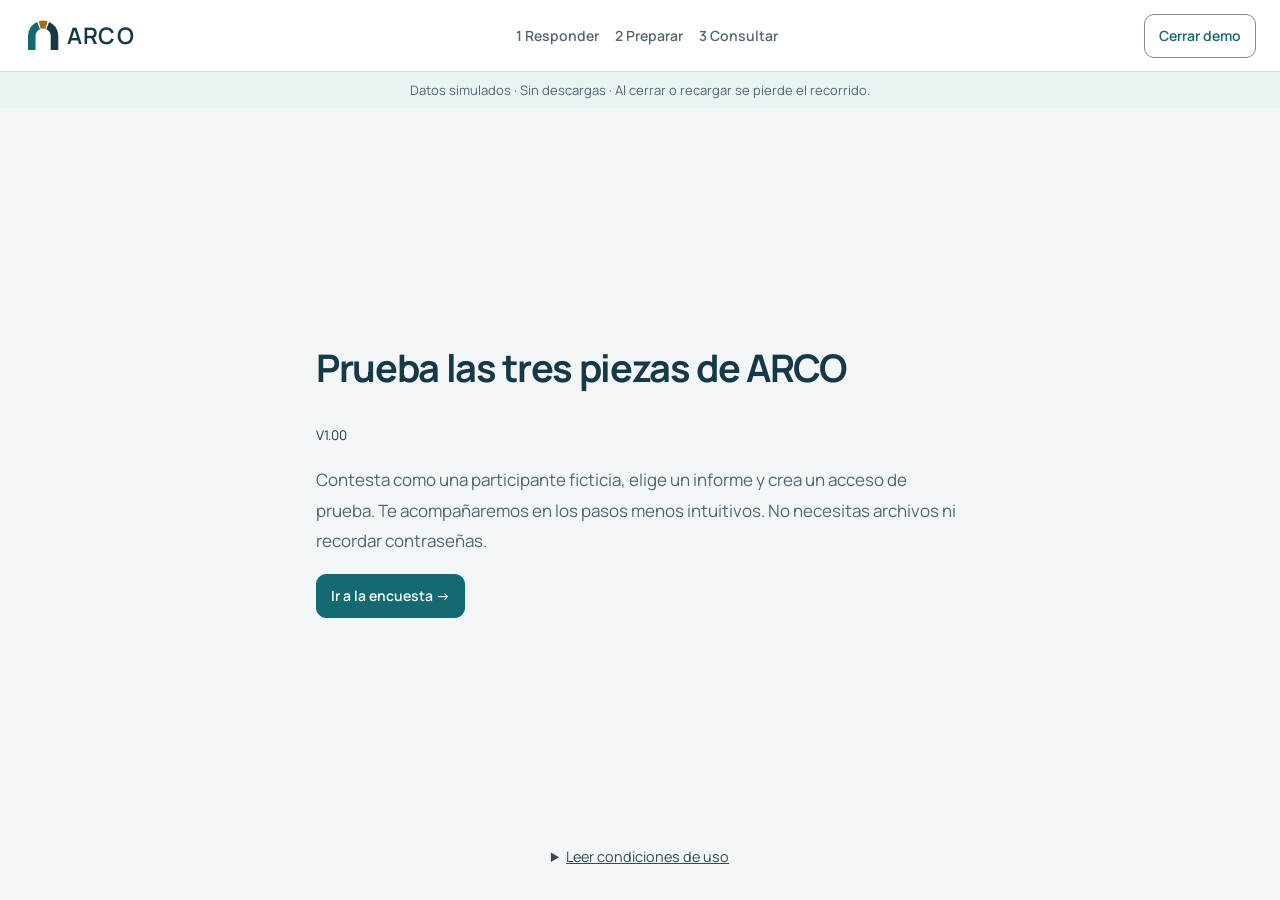
<file: downloads/DEMO.html>
<!doctype html><html lang="es"><head><meta http-equiv="Content-Security-Policy" content="default-src 'none'; script-src 'sha256-3cIz7xaPJOCTUTvhgpPYueJdsgZ39Rwdwz2Z6m7ImH8='; style-src 'unsafe-inline'; font-src data:; frame-src 'self'; connect-src 'none'; object-src 'none'; base-uri 'none'; form-action 'none'"><meta charset="utf-8"><meta name="viewport" content="width=device-width,initial-scale=1"><title>ARCO · Recorrido de demostración · V1.00</title><style>/* Manrope — bundled under SIL Open Font License 1.1.
Copyright 2018 The Manrope Project Authors (https://github.com/googlefonts/manrope)

This Font Software is licensed under the SIL Open Font License, Version 1.1.
This license is copied below, and is also available with a FAQ at:
http://scripts.sil.org/OFL


-----------------------------------------------------------
SIL OPEN FONT LICENSE Version 1.1 - 26 February 2007
-----------------------------------------------------------

PREAMBLE
The goals of the Open Font License (OFL) are to stimulate worldwide
development of collaborative font projects, to support the font creation
efforts of academic and linguistic communities, and to provide a free and
open framework in which fonts may be shared and improved in partnership
with others.

The OFL allows the licensed fonts to be used, studied, modified and
redistributed freely as long as they are not sold by themselves. The
fonts, including any derivative works, can be bundled, embedded, 
redistributed and/or sold with any software provided that any reserved
names are not used by derivative works. The fonts and derivatives,
however, cannot be released under any other type of license. The
requirement for fonts to remain under this license does not apply
to any document created using the fonts or their derivatives.

DEFINITIONS
"Font Software" refers to the set of files released by the Copyright
Holder(s) under this license and clearly marked as such. This may
include source files, build scripts and documentation.

"Reserved Font Name" refers to any names specified as such after the
copyright statement(s).

"Original Version" refers to the collection of Font Software components as
distributed by the Copyright Holder(s).

"Modified Version" refers to any derivative made by adding to, deleting,
or substituting -- in part or in whole -- any of the components of the
Original Version, by changing formats or by porting the Font Software to a
new environment.

"Author" refers to any designer, engineer, programmer, technical
writer or other person who contributed to the Font Software.

PERMISSION & CONDITIONS
Permission is hereby granted, free of charge, to any person obtaining
a copy of the Font Software, to use, study, copy, merge, embed, modify,
redistribute, and sell modified and unmodified copies of the Font
Software, subject to the following conditions:

1) Neither the Font Software nor any of its individual components,
in Original or Modified Versions, may be sold by itself.

2) Original or Modified Versions of the Font Software may be bundled,
redistributed and/or sold with any software, provided that each copy
contains the above copyright notice and this license. These can be
included either as stand-alone text files, human-readable headers or
in the appropriate machine-readable metadata fields within text or
binary files as long as those fields can be easily viewed by the user.

3) No Modified Version of the Font Software may use the Reserved Font
Name(s) unless explicit written permission is granted by the corresponding
Copyright Holder. This restriction only applies to the primary font name as
presented to the users.

4) The name(s) of the Copyright Holder(s) or the Author(s) of the Font
Software shall not be used to promote, endorse or advertise any
Modified Version, except to acknowledge the contribution(s) of the
Copyright Holder(s) and the Author(s) or with their explicit written
permission.

5) The Font Software, modified or unmodified, in part or in whole,
must be distributed entirely under this license, and must not be
distributed under any other license. The requirement for fonts to
remain under this license does not apply to any document created
using the Font Software.

TERMINATION
This license becomes null and void if any of the above conditions are
not met.

DISCLAIMER
THE FONT SOFTWARE IS PROVIDED "AS IS", WITHOUT WARRANTY OF ANY KIND,
EXPRESS OR IMPLIED, INCLUDING BUT NOT LIMITED TO ANY WARRANTIES OF
MERCHANTABILITY, FITNESS FOR A PARTICULAR PURPOSE AND NONINFRINGEMENT
OF COPYRIGHT, PATENT, TRADEMARK, OR OTHER RIGHT. IN NO EVENT SHALL THE
COPYRIGHT HOLDER BE LIABLE FOR ANY CLAIM, DAMAGES OR OTHER LIABILITY,
INCLUDING ANY GENERAL, SPECIAL, INDIRECT, INCIDENTAL, OR CONSEQUENTIAL
DAMAGES, WHETHER IN AN ACTION OF CONTRACT, TORT OR OTHERWISE, ARISING
FROM, OUT OF THE USE OR INABILITY TO USE THE FONT SOFTWARE OR FROM
OTHER DEALINGS IN THE FONT SOFTWARE.

*/
@font-face{font-family:Manrope;font-style:normal;font-weight:200 800;font-display:swap;src:url([data-uri]) format("woff2");}
/* ARCO · identidad estructural. Recursos locales, sin fuentes remotas. */
:root {
  --arco-ink: #163847;
  --arco-muted: #526773;
  --arco-primary: #146a70;
  --arco-primary-hover: #0d5259;
  --arco-soft: #e9f3f3;
  --arco-paper: #f3f6f7;
  --arco-white: #ffffff;
  --arco-line: #d3dee2;
  --arco-control-line: #758d98;
  --arco-coral: #a5363f;
  --arco-coral-soft: #fbefF0;
  --arco-gold: #a86c16;
  --arco-focus: #955e12;
  --arco-success: #23634e;
  --arco-success-soft: #eaf5ef;
  --arco-warning: #795409;
  --arco-warning-soft: #fff5df;
  --arco-radius-card: 18px;
  --arco-radius-control: 10px;
  --arco-radius-feature: 26px;
  --arco-shadow: 0 12px 36px rgb(22 56 71 / 7%);
  --arco-font: Manrope, "Segoe UI", system-ui, sans-serif;
  --arco-display: Manrope, "Segoe UI", system-ui, sans-serif;
  --arco-space-1: 4px;
  --arco-space-2: 8px;
  --arco-space-3: 12px;
  --arco-space-4: 16px;
  --arco-space-6: 24px;
  --arco-space-8: 32px;
  --arco-space-12: 48px;
  color-scheme: light;
}
html { -webkit-text-size-adjust: 100%; scroll-padding-block: 24px; }
body { font-family: var(--arco-font); font-synthesis: none; }
button,input,select,textarea { font-family: inherit; }
button,a,input,select,textarea,summary { -webkit-tap-highlight-color: rgb(20 106 112 / 12%); }
button,a,summary { touch-action: manipulation; }
:focus-visible { outline: 3px solid var(--arco-focus); outline-offset: 3px; }
button:disabled,input:disabled,select:disabled { cursor: not-allowed; }
button { transition: background-color .14s ease, border-color .14s ease, color .14s ease; }
input[type=checkbox],input[type=radio] { accent-color: var(--arco-primary); }
input[type=file]::file-selector-button { min-height: 36px; font: inherit; cursor: pointer; }
h1,h2,h3 { text-wrap: balance; }
table,.answer,.big { font-variant-numeric: tabular-nums; }
body .arco-terms summary { min-height: 44px; }
body .arco-terms :focus-visible { outline-color: var(--arco-focus); }
[hidden] { display: none !important; }
@media (prefers-reduced-motion: reduce) {
  *,*::before,*::after { animation: none !important; transition: none !important; scroll-behavior: auto !important; }
}
@media (forced-colors: active) {
  button,a,input,select,textarea,summary { forced-color-adjust: auto; }
  :focus-visible { outline: 3px solid Highlight; }
}

:root { font-family: var(--arco-font); color: var(--arco-ink); background: var(--arco-paper); }
* { box-sizing: border-box; }
body { margin: 0; height: 100vh; height: 100dvh; display: flex; flex-direction: column; }
header { display: flex; align-items: center; gap: 20px; min-height: 72px; padding: 12px 24px; background: #fff; border-bottom: 1px solid var(--arco-line); }
.demo-brand { display: inline-flex; align-items: center; flex: none; min-height: 44px; text-decoration: none; }
.demo-brand svg { width: 126px; height: 40px; display: block; }
ol { display: flex; align-items: center; gap: 16px; list-style: none; padding: 0; margin: 0 auto; font-size: 14px; font-weight: 600; }
li { color: var(--arco-muted); white-space: nowrap; }
li[aria-current=step] { color: var(--arco-primary); font-weight: 750; background: var(--arco-soft); padding: 7px 10px; border-radius: 7px; }
button { border: 1px solid var(--arco-control-line); border-radius: var(--arco-radius-control, 10px); background: #fff; color: var(--arco-primary); padding: 10px 14px; font: inherit; font-size: 14px; font-weight: 600; min-height: 44px; cursor: pointer; text-transform: none; }
button:hover { background: var(--arco-soft); }
button:focus-visible, a:focus-visible, summary:focus-visible { outline: 3px solid var(--arco-focus); outline-offset: 3px; }
#status { font-size: 13px; margin: 0; padding: 9px 16px; color: var(--arco-muted); text-align: center; background: var(--arco-soft); }
main { flex: 1; min-height: 0; }
iframe { width: 100%; height: 100%; border: 0; display: block; background: var(--arco-paper); }
#welcome, #end { max-width: 720px; padding: 36px; line-height: 1.6; }
#welcome { margin: auto; }
#end { margin: 40px auto; }
#welcome h1, #end h1 { font-family: var(--arco-display); font-size: 38px; font-weight: 700; letter-spacing: -.035em; line-height: 1.2; }
#welcome p { font-size: 17px; color: var(--arco-muted); line-height: 1.8; }
#end a { display: inline-block; margin: 14px; color: var(--arco-primary); }
#begin { background: var(--arco-primary); color: #fff; border-color: var(--arco-primary); }
#begin:hover { background: var(--arco-primary-hover); }
#error { background: var(--arco-coral-soft); padding: 16px; margin: 0; }
#coach { padding: 12px 24px; background: #fff; border-bottom: 1px solid var(--arco-line); font-size: 14px; line-height: 1.5; }
#coach > div { display: flex; justify-content: space-between; align-items: center; gap: 10px; min-width: 0; flex-wrap: wrap; }
#coach-title { min-width: 0; overflow-wrap: anywhere; font-size: 14px; }
#coach-toggle { flex-shrink: 0; }
#coach p { margin: 5px 0; max-width: 900px; line-height: 1.7; }
#coach button { padding: 4px 10px; min-height: 44px; font-size: 13px; }
#coach summary { cursor: pointer; min-height: 44px; padding-top: 6px; }
#coach code { font-size: 15px; }
#demo-password[open] { padding: 4px 0; }
[hidden] { display: none !important; }
@media (max-width: 650px) {
  header { padding: 10px 16px; gap: 10px; flex-wrap: wrap; }
  .demo-brand svg { width: 96px; height: 32px; }
  header button { font-size: 13px; padding: 8px 10px; }
  header #compare { margin-left: auto; }
  header #compare[hidden] + #finish { margin-left: auto; }
  ol { order: 3; width: 100%; font-size: 13px; justify-content: space-between; gap: 6px; }
  #coach { padding: 10px 16px; font-size: 13px; }
  #welcome, #end { padding: 26px 20px; }
  #welcome h1, #end h1 { font-size: 30px; }
}
@media (max-width: 500px) {
  #coach p { max-height: 90px; overflow: auto; }
}
</style><meta name="application-version" content="V1.00"><style>.arco-terms{font-size:.9rem;line-height:1.55;color:#354b50;max-width:100%;overflow-wrap:anywhere;margin:.8rem 0}.arco-terms summary{cursor:pointer;min-height:36px;display:list-item;padding:.35rem 0;text-decoration:underline}.arco-terms-check{display:flex!important;align-items:flex-start;gap:.6rem;min-height:44px;font-weight:400!important;margin:.65rem 0}.arco-terms-check input{width:20px!important;min-width:20px;height:20px!important;flex:0 0 20px;margin:.25rem 0 0!important;accent-color:#17666c}.arco-terms h3{font-size:1rem;margin:1rem 0 .2rem}.arco-terms p{margin:.35rem 0 .7rem}.arco-terms :focus-visible{outline:3px solid #17666c;outline-offset:3px}.arco-terms-note{font-size:.85rem;color:#41595c}.arco-terms-box{background:#f4f7f7;border:1px solid #d5e0df;border-radius:12px;padding:.8rem}.arco-terms a{color:#15545b;text-decoration:underline}.pdf-actions .arco-terms{max-width:34rem}</style></head><body>
<header><a class="demo-brand" href="index.html" aria-label="ARCO · Salir de la demo"><svg xmlns="http://www.w3.org/2000/svg" viewBox="0 0 316 96" role="img" aria-labelledby="title desc">
  <title id="title">ARCO</title>
  <desc id="desc">Identidad de ARCO, asesoría y herramientas para organizaciones.</desc>
  <path fill="#146A70" d="M10 83V48a38 38 0 0 1 23-35l7 18a19 19 0 0 0-11 17v35z"/>
  <path fill="#A86C16" d="M37 11a38 38 0 0 1 22 0l-5 19a19 19 0 0 0-12 0z"/>
  <path fill="#163847" d="M63 13a38 38 0 0 1 23 35v35H67V48a19 19 0 0 0-11-17z"/>
  <text x="108" y="69" fill="#163847" font-family="Manrope,'Segoe UI',sans-serif" font-size="57" font-weight="650" letter-spacing="3">ARCO</text>
</svg>
</a><ol aria-label="Pasos de la demostración"><li id="step-0">1 Responder</li><li id="step-1">2 Preparar</li><li id="step-2">3 Consultar</li></ol><button id="compare" type="button" aria-label="Elegir otro informe" hidden>Otro informe</button><button id="finish" type="button">Cerrar demo</button></header>
<p id="status" role="status">Datos simulados · Sin descargas · Al cerrar o recargar se pierde el recorrido.</p>
<aside id="coach" aria-label="Acompañamiento de la demo"><div><strong id="coach-title"></strong><button id="coach-toggle" type="button" aria-expanded="true">Ocultar ayuda</button></div><p id="coach-text"></p><button id="coach-next" type="button" hidden>Otro consejo</button><details id="demo-password" hidden><summary>Ver contraseña de prueba</summary><code id="demo-password-value"></code><p>Solo sirve para este informe simulado durante la demo.</p></details></aside><main id="host" aria-label="Herramienta del recorrido"></main>
<section id="welcome"><h1>Prueba las tres piezas de ARCO</h1><small>V1.00</small><p>Contesta como una participante ficticia, elige un informe y crea un acceso de prueba. Te acompañaremos en los pasos menos intuitivos. No necesitas archivos ni recordar contraseñas.</p><button id="begin" type="button">Ir a la encuesta →</button></section><section id="end" hidden><h1>Demostración cerrada</h1><p>Las respuestas y el informe se han retirado de este recorrido.</p><button id="restart" type="button">Empezar de nuevo</button><a href="index.html">Volver a ARCO</a></section>
<p id="error" role="alert" hidden></p><noscript>Activa JavaScript para realizar el recorrido.</noscript><script>(() => {
  'use strict';
  const $ = id => document.getElementById(id);
  const stages = ['salmer','dovela','clave'], pages = ['SALMER.html','DOVELA.html','CLAVE.html'];
  let frame = null, step = -1, token = '', pending = null, loaded = false, timer = null, answers = null, demoPassword = '', helpHidden = false, tip = 0;
  function stop() {
    clearTimeout(timer); pending = null; answers = null; demoPassword = ''; $('demo-password-value').textContent='';$('coach').hidden=true;$('welcome').hidden=true; token = ''; loaded = false;
    if (frame) frame.remove(); frame = null; step = -1;
    $('compare').hidden = true; $('host').hidden = true; $('end').hidden = false; $('error').hidden = true;
    $('status').textContent = 'Demo cerrada · No se han enviado respuestas ni se han guardado en el navegador.';
    stages.forEach((_, i) => $('step-'+i).removeAttribute('aria-current'));
    $('restart').focus();
  }
  function start(index, payload) {
    clearTimeout(timer); if (frame) frame.remove();
    $('compare').hidden = index !== 2; step = index; token = crypto.randomUUID(); pending = payload; loaded = false;
    $('welcome').hidden=true; $('coach').hidden=false; helpHidden=false;tip=0;reviewedSurvey=false;renderCoach(false);$('host').hidden = false; $('end').hidden = true; $('error').hidden = true;
    stages.forEach((_, i) => i === step ? $('step-'+i).setAttribute('aria-current','step') : $('step-'+i).removeAttribute('aria-current'));
    $('status').textContent = 'Datos simulados · Sin descargas · Al cerrar o recargar se pierde el recorrido.';
    frame = document.createElement('iframe'); frame.style.visibility='hidden'; frame.title = ['SALMER · Responder','DOVELA · Preparar','CLAVE · Consultar'][index];
    frame.src = pages[index]+'#arco-demo-'+token;
    $('host').replaceChildren(frame);
    timer = setTimeout(() => { if (!loaded) { $('error').hidden = false; $('error').textContent = 'No se ha podido cargar este paso. Comprueba la conexión. Puedes cerrar la demo y empezar de nuevo.'; } }, 20000);
  }
  window.addEventListener('message', event => {
    const msg = event.data;
    if (!frame || event.source !== frame.contentWindow || event.origin !== location.origin || msg?.protocol !== 'ARCO_DEMO_1' || msg.token !== token || msg.stage !== stages[step]) return;
    if (msg.type === 'ready' && !loaded) frame.contentWindow.postMessage({protocol:'ARCO_DEMO_1',token,stage:stages[step],type:'load',payload:pending}, location.origin);
    if(msg.type==='note'&&msg.payload==='survey'){helpHidden=true;renderCoach();}
    if(msg.type==='note'&&msg.payload==='review'){reviewedSurvey=true;helpHidden=false;renderCoach();}
    if(msg.type==='note'&&msg.payload==='calculated'){helpHidden=false;renderCoach(true);}
    if (msg.type === 'loaded') { pending = null; loaded = true; frame.style.visibility='visible'; clearTimeout(timer); $('error').hidden = true; }
    if (msg.type === 'end') stop();
    if (msg.type === 'error') { clearTimeout(timer); $('error').hidden = false; $('error').textContent = 'No se ha podido preparar el paso: '+String(msg.payload?.message || 'vuelve a comenzar').slice(0,300); }
    if (msg.type === 'next' && loaded && step < 2) {
      const data = msg.payload;
      // Only this small synthetic flow is accepted, never a general file-transfer API.
      if (!data || JSON.stringify(data).length > 1500000) return;
      if (step === 0 && (!data.template?.config?.synthetic || !Array.isArray(data.rows) || data.rows.length !== 12 || data.rows.some(r => !/^DEMO\d{2}$/.test(r.ID)))) return;
      if (step === 1 && (data.kind!=='demo-access'||!data.package||typeof data.password!=='string'||!data.password.length||data.password.length>1024)) return;
      if(step===1)demoPassword=data.password;
      if(step===0)answers=structuredClone(data);
      start(step + 1, data);
    }
  });
  $('finish').onclick = stop;
  $('compare').onclick=()=>{demoPassword='';if(answers)start(1,structuredClone(answers));};
  $('restart').onclick = () => start(0, null);
  window.addEventListener('pagehide', stop);
  let calculatedReport=false,reviewedSurvey=false;
  function renderCoach(calculated=calculatedReport){
    calculatedReport=step===1&&calculated;
    const titles=['Responde a tu ritmo','El mismo dato, dos informes','Ya puedes explorar'];
    const tips=['Elige centro, curso o aula. Abre «Resumen ejecutivo» para preparar la conversación y ver la evidencia de cada dato.','En un aula, abre «Lista de clase». Pulsa un nombre para ver su ficha o un encabezado para ordenar.','Explora el sociograma y «Ver más indicadores». Puedes volver a DOVELA para comparar el informe breve y el completo.'];
    $('coach-title').textContent=titles[step]||'Una demo acompañada';
    $('coach-text').textContent=step===0?(reviewedSurvey?'Revisa tus respuestas y pulsa «Preparar mis respuestas en DOVELA». Pasaremos al informe sin descargar archivos.':'Contesta con datos inventados. Al terminar te indicaremos cómo preparar el informe. Ahora puedes responder a tu ritmo.'):step===1?(calculated?'Tu informe está calculado. Pulsa «Siguiente: preparar accesos» y después «Crear contraseña y abrir en CLAVE». El acceso de esta demo se completa por ti.':'Elige «Crear informe breve» o «Crear informe completo». Se usarán las mismas respuestas; también puedes personalizar las etiquetas y las variables.'):tips[tip%tips.length];
    $('coach-text').hidden=helpHidden;$('coach-toggle').textContent=helpHidden?'Mostrar ayuda':'Ocultar ayuda';$('coach-toggle').setAttribute('aria-expanded',String(!helpHidden));$('coach-next').hidden=helpHidden||step!==2;
    $('demo-password').hidden=helpHidden||step!==2;$('demo-password-value').textContent=step===2?demoPassword:'';
  }
  $('coach-toggle').onclick=()=>{helpHidden=!helpHidden;renderCoach();};
  $('coach-next').onclick=()=>{tip++;renderCoach();};
  $('begin').onclick=()=>start(0,null);
  $('host').hidden=true;$('coach').hidden=true;
  if (/^https?:$/.test(location.protocol)) $('welcome').hidden=false;
  else { $('host').hidden = true; $('end').hidden = false; $('end').querySelector('h1').textContent = 'Abre el recorrido desde la web'; $('end').querySelector('p').textContent = 'La demo sin descargas necesita una página web. Los HTML individuales conservan el recorrido local mediante archivos.'; $('restart').hidden = true; }
})();
</script><section class="arco-terms" aria-label="Condiciones de uso" style="max-width:72rem;margin:1rem auto;padding:0 1.25rem"><details><summary>Leer condiciones de uso</summary><div class="arco-terms-box"><p class="arco-terms-note">Borrador local · 2026-10-28-borrador-2</p><h3>Titular y contacto del proyecto</h3><p>Antonio Alfonso · aalfonso@us.es. Institución de vinculación académica: Universidad de Sevilla. Esta vinculación no atribuye a la Universidad la titularidad del servicio, la responsabilidad del tratamiento ni un aval institucional.</p><h3>Estado del texto</h3><p>Borrador para revisión local. Deben completarse los datos legales del prestador y la información de privacidad de cada tratamiento. Este texto no constituye todavía un aviso legal ni una política de privacidad completos. La titularidad del servicio no determina por sí sola quién es responsable del tratamiento de los datos de un centro.</p><h3>Investigación y evaluación ética</h3><p>Estas condiciones no acreditan aprobación ética. Cuando ARCO se utilice en una investigación con personas o datos personales, el estudio deberá contar con la evaluación y autorizaciones que le correspondan antes de iniciarse. Las casillas de la aplicación no sustituyen la información a participantes, los consentimientos o asentimientos aplicables ni la autorización del centro.</p><h3>Finalidad y límites del informe</h3><p>ARCO presenta una fotografía de los datos disponibles para el ámbito y periodo seleccionados. Las olas se consultan por separado; el informe no se actualiza automáticamente ni describe necesariamente la situación actual. Los resultados dependen de las respuestas, la participación, la calidad del archivo y la configuración aplicada. Una ausencia de datos no equivale a ausencia de dificultades.</p><h3>Interpretación profesional</h3><p>La interpretación y las actuaciones corresponden a profesionales competentes, atendiendo al contexto y a otras evidencias. La herramienta no emite diagnósticos ni determina por sí sola la existencia o ausencia de acoso. No debe ser la única base de sanciones, etiquetas o decisiones con efectos relevantes sobre estudiantes. Una señal requiere revisión; su ausencia no justifica desatender una comunicación ni sustituye los protocolos de protección del centro.</p><h3>Uso autorizado</h3><p>Quien carga, consulta o entrega información declara actuar con autorización y dentro de las funciones que tiene asignadas. Debe utilizar únicamente los datos necesarios para la finalidad acordada, revisar el centro, periodo y ámbito, y comunicar errores por el canal autorizado. Poseer un archivo o una contraseña no concede por sí solo autorización para cualquier uso.</p><h3>Confidencialidad y distribución</h3><p>No se publicarán resultados identificables, clasificaciones de estudiantes ni capturas en canales no autorizados. Antes de entregar un informe se revisarán los destinatarios, los ámbitos y el permiso de exportación. Los informes y las claves se custodiarán separados y se compartirán por canales autorizados, según las instrucciones y los plazos de conservación del centro. Al terminar se cerrará la consulta, incluidas las vistas previas abiertas.</p><h3>PDF y copias</h3><p>El PDF contiene una copia del ámbito y periodo visibles. CLAVE crea una contraseña aleatoria para los PDF de cada consulta. Entrega la contraseña por separado. Los archivos descargados permanecen en el dispositivo tras cerrar la sesión.</p><h3>Procesamiento y privacidad</h3><p>En esta edición, DOVELA y CLAVE procesan los archivos seleccionados en el navegador sin remitir su contenido a un servidor de ARCO. No se guardan encuestas, claves ni aceptaciones de forma persistente por estas aplicaciones. Esto no elimina los archivos descargados ni las pestañas de vista previa abiertas. La visita a la web sí implica solicitudes al proveedor de alojamiento; no debe describirse como ausencia de toda comunicación por internet.</p><h3>Responsabilidades de cada parte</h3><p>El centro o la entidad que corresponda determina la finalidad, la legitimación, las personas autorizadas, la conservación y la información a participantes según su intervención real. El usuario debe seguir esas instrucciones y actuar con diligencia. El equipo proveedor, los autores y las instituciones vinculadas conservan las obligaciones que legal o contractualmente les correspondan. Esta declaración no traslada al usuario responsabilidades ajenas, no exonera de defectos imputables ni limita derechos irrenunciables.</p><h3>Qué significa marcar la casilla</h3><p>La casilla expresa una declaración de lectura y compromiso de uso en esta sesión. No sustituye el consentimiento de estudiantes o familias cuando sea necesario, la base jurídica del tratamiento, un contrato con el centro ni los acuerdos entre responsables y encargados. No se envía ni conserva un registro probatorio de aceptación, ni se verifica la identidad de quien marca la casilla.</p><h3>Incidencias</h3><p>Ante errores de datos o indicios de acceso o difusión no autorizados, se debe suspender el uso o la distribución afectados y comunicarlo al responsable designado por el centro, mediante su canal establecido. No se incluirán datos de estudiantes ni claves en solicitudes de soporte por canales no autorizados.</p><a download="ARCO-condiciones-2026-10-28-borrador-2.txt" href="data:text/plain;charset=utf-8,Condiciones%20de%20uso%20y%20confidencialidad%0AVersi%C3%B3n%202026-10-28-borrador-2%0A%0ATitular%20y%20contacto%20del%20proyecto%0AAntonio%20Alfonso%20%C2%B7%20aalfonso%40us.es.%20Instituci%C3%B3n%20de%20vinculaci%C3%B3n%20acad%C3%A9mica%3A%20Universidad%20de%20Sevilla.%20Esta%20vinculaci%C3%B3n%20no%20atribuye%20a%20la%20Universidad%20la%20titularidad%20del%20servicio%2C%20la%20responsabilidad%20del%20tratamiento%20ni%20un%20aval%20institucional.%0A%0AEstado%20del%20texto%0ABorrador%20para%20revisi%C3%B3n%20local.%20Deben%20completarse%20los%20datos%20legales%20del%20prestador%20y%20la%20informaci%C3%B3n%20de%20privacidad%20de%20cada%20tratamiento.%20Este%20texto%20no%20constituye%20todav%C3%ADa%20un%20aviso%20legal%20ni%20una%20pol%C3%ADtica%20de%20privacidad%20completos.%20La%20titularidad%20del%20servicio%20no%20determina%20por%20s%C3%AD%20sola%20qui%C3%A9n%20es%20responsable%20del%20tratamiento%20de%20los%20datos%20de%20un%20centro.%0A%0AInvestigaci%C3%B3n%20y%20evaluaci%C3%B3n%20%C3%A9tica%0AEstas%20condiciones%20no%20acreditan%20aprobaci%C3%B3n%20%C3%A9tica.%20Cuando%20ARCO%20se%20utilice%20en%20una%20investigaci%C3%B3n%20con%20personas%20o%20datos%20personales%2C%20el%20estudio%20deber%C3%A1%20contar%20con%20la%20evaluaci%C3%B3n%20y%20autorizaciones%20que%20le%20correspondan%20antes%20de%20iniciarse.%20Las%20casillas%20de%20la%20aplicaci%C3%B3n%20no%20sustituyen%20la%20informaci%C3%B3n%20a%20participantes%2C%20los%20consentimientos%20o%20asentimientos%20aplicables%20ni%20la%20autorizaci%C3%B3n%20del%20centro.%0A%0AFinalidad%20y%20l%C3%ADmites%20del%20informe%0AARCO%20presenta%20una%20fotograf%C3%ADa%20de%20los%20datos%20disponibles%20para%20el%20%C3%A1mbito%20y%20periodo%20seleccionados.%20Las%20olas%20se%20consultan%20por%20separado%3B%20el%20informe%20no%20se%20actualiza%20autom%C3%A1ticamente%20ni%20describe%20necesariamente%20la%20situaci%C3%B3n%20actual.%20Los%20resultados%20dependen%20de%20las%20respuestas%2C%20la%20participaci%C3%B3n%2C%20la%20calidad%20del%20archivo%20y%20la%20configuraci%C3%B3n%20aplicada.%20Una%20ausencia%20de%20datos%20no%20equivale%20a%20ausencia%20de%20dificultades.%0A%0AInterpretaci%C3%B3n%20profesional%0ALa%20interpretaci%C3%B3n%20y%20las%20actuaciones%20corresponden%20a%20profesionales%20competentes%2C%20atendiendo%20al%20contexto%20y%20a%20otras%20evidencias.%20La%20herramienta%20no%20emite%20diagn%C3%B3sticos%20ni%20determina%20por%20s%C3%AD%20sola%20la%20existencia%20o%20ausencia%20de%20acoso.%20No%20debe%20ser%20la%20%C3%BAnica%20base%20de%20sanciones%2C%20etiquetas%20o%20decisiones%20con%20efectos%20relevantes%20sobre%20estudiantes.%20Una%20se%C3%B1al%20requiere%20revisi%C3%B3n%3B%20su%20ausencia%20no%20justifica%20desatender%20una%20comunicaci%C3%B3n%20ni%20sustituye%20los%20protocolos%20de%20protecci%C3%B3n%20del%20centro.%0A%0AUso%20autorizado%0AQuien%20carga%2C%20consulta%20o%20entrega%20informaci%C3%B3n%20declara%20actuar%20con%20autorizaci%C3%B3n%20y%20dentro%20de%20las%20funciones%20que%20tiene%20asignadas.%20Debe%20utilizar%20%C3%BAnicamente%20los%20datos%20necesarios%20para%20la%20finalidad%20acordada%2C%20revisar%20el%20centro%2C%20periodo%20y%20%C3%A1mbito%2C%20y%20comunicar%20errores%20por%20el%20canal%20autorizado.%20Poseer%20un%20archivo%20o%20una%20contrase%C3%B1a%20no%20concede%20por%20s%C3%AD%20solo%20autorizaci%C3%B3n%20para%20cualquier%20uso.%0A%0AConfidencialidad%20y%20distribuci%C3%B3n%0ANo%20se%20publicar%C3%A1n%20resultados%20identificables%2C%20clasificaciones%20de%20estudiantes%20ni%20capturas%20en%20canales%20no%20autorizados.%20Antes%20de%20entregar%20un%20informe%20se%20revisar%C3%A1n%20los%20destinatarios%2C%20los%20%C3%A1mbitos%20y%20el%20permiso%20de%20exportaci%C3%B3n.%20Los%20informes%20y%20las%20claves%20se%20custodiar%C3%A1n%20separados%20y%20se%20compartir%C3%A1n%20por%20canales%20autorizados%2C%20seg%C3%BAn%20las%20instrucciones%20y%20los%20plazos%20de%20conservaci%C3%B3n%20del%20centro.%20Al%20terminar%20se%20cerrar%C3%A1%20la%20consulta%2C%20incluidas%20las%20vistas%20previas%20abiertas.%0A%0APDF%20y%20copias%0AEl%20PDF%20contiene%20una%20copia%20del%20%C3%A1mbito%20y%20periodo%20visibles.%20CLAVE%20crea%20una%20contrase%C3%B1a%20aleatoria%20para%20los%20PDF%20de%20cada%20consulta.%20Entrega%20la%20contrase%C3%B1a%20por%20separado.%20Los%20archivos%20descargados%20permanecen%20en%20el%20dispositivo%20tras%20cerrar%20la%20sesi%C3%B3n.%0A%0AProcesamiento%20y%20privacidad%0AEn%20esta%20edici%C3%B3n%2C%20DOVELA%20y%20CLAVE%20procesan%20los%20archivos%20seleccionados%20en%20el%20navegador%20sin%20remitir%20su%20contenido%20a%20un%20servidor%20de%20ARCO.%20No%20se%20guardan%20encuestas%2C%20claves%20ni%20aceptaciones%20de%20forma%20persistente%20por%20estas%20aplicaciones.%20Esto%20no%20elimina%20los%20archivos%20descargados%20ni%20las%20pesta%C3%B1as%20de%20vista%20previa%20abiertas.%20La%20visita%20a%20la%20web%20s%C3%AD%20implica%20solicitudes%20al%20proveedor%20de%20alojamiento%3B%20no%20debe%20describirse%20como%20ausencia%20de%20toda%20comunicaci%C3%B3n%20por%20internet.%0A%0AResponsabilidades%20de%20cada%20parte%0AEl%20centro%20o%20la%20entidad%20que%20corresponda%20determina%20la%20finalidad%2C%20la%20legitimaci%C3%B3n%2C%20las%20personas%20autorizadas%2C%20la%20conservaci%C3%B3n%20y%20la%20informaci%C3%B3n%20a%20participantes%20seg%C3%BAn%20su%20intervenci%C3%B3n%20real.%20El%20usuario%20debe%20seguir%20esas%20instrucciones%20y%20actuar%20con%20diligencia.%20El%20equipo%20proveedor%2C%20los%20autores%20y%20las%20instituciones%20vinculadas%20conservan%20las%20obligaciones%20que%20legal%20o%20contractualmente%20les%20correspondan.%20Esta%20declaraci%C3%B3n%20no%20traslada%20al%20usuario%20responsabilidades%20ajenas%2C%20no%20exonera%20de%20defectos%20imputables%20ni%20limita%20derechos%20irrenunciables.%0A%0AQu%C3%A9%20significa%20marcar%20la%20casilla%0ALa%20casilla%20expresa%20una%20declaraci%C3%B3n%20de%20lectura%20y%20compromiso%20de%20uso%20en%20esta%20sesi%C3%B3n.%20No%20sustituye%20el%20consentimiento%20de%20estudiantes%20o%20familias%20cuando%20sea%20necesario%2C%20la%20base%20jur%C3%ADdica%20del%20tratamiento%2C%20un%20contrato%20con%20el%20centro%20ni%20los%20acuerdos%20entre%20responsables%20y%20encargados.%20No%20se%20env%C3%ADa%20ni%20conserva%20un%20registro%20probatorio%20de%20aceptaci%C3%B3n%2C%20ni%20se%20verifica%20la%20identidad%20de%20quien%20marca%20la%20casilla.%0A%0AIncidencias%0AAnte%20errores%20de%20datos%20o%20indicios%20de%20acceso%20o%20difusi%C3%B3n%20no%20autorizados%2C%20se%20debe%20suspender%20el%20uso%20o%20la%20distribuci%C3%B3n%20afectados%20y%20comunicarlo%20al%20responsable%20designado%20por%20el%20centro%2C%20mediante%20su%20canal%20establecido.%20No%20se%20incluir%C3%A1n%20datos%20de%20estudiantes%20ni%20claves%20en%20solicitudes%20de%20soporte%20por%20canales%20no%20autorizados.">Descargar este texto</a></div></details></section></body></html>
</file>
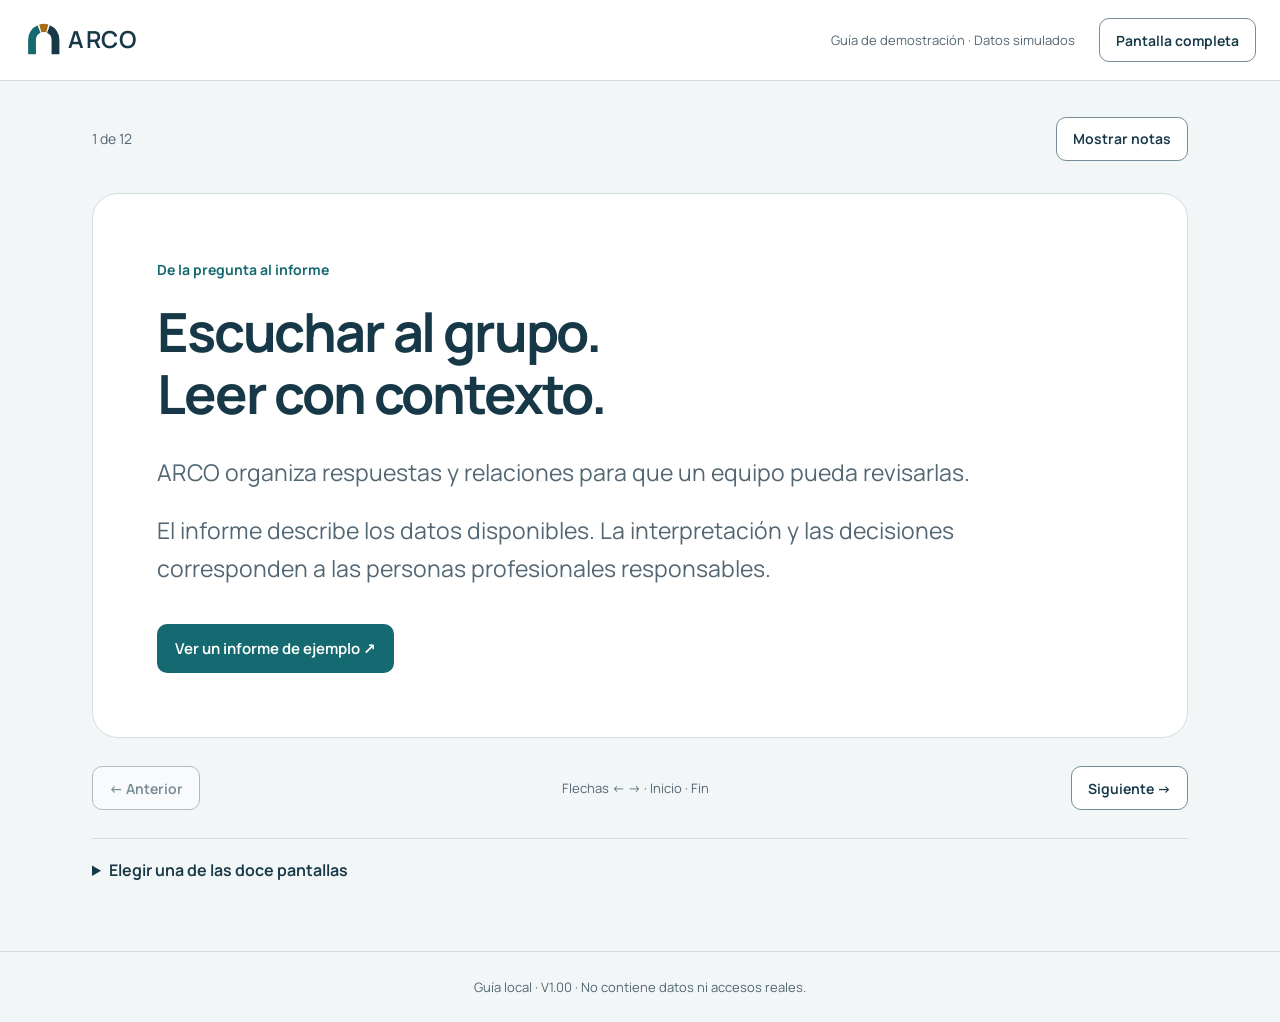
<file: downloads/GUIA.html>
<!doctype html><html lang="es"><head><meta http-equiv="Content-Security-Policy" content="default-src 'none'; script-src 'sha256-WUuyEwrz+xiqc2M4MCowEoWIl792MxRdrInJ3mmC7zg='; style-src 'unsafe-inline'; font-src data:; connect-src 'none'; object-src 'none'; base-uri 'none'; form-action 'none'"><meta charset="utf-8"><meta name="viewport" content="width=device-width,initial-scale=1"><meta name="theme-color" content="#f3f6f7"><title>Guía de demostración · ARCO · V1.00</title><style>/* Manrope — bundled under SIL Open Font License 1.1.
Copyright 2018 The Manrope Project Authors (https://github.com/googlefonts/manrope)

This Font Software is licensed under the SIL Open Font License, Version 1.1.
This license is copied below, and is also available with a FAQ at:
http://scripts.sil.org/OFL


-----------------------------------------------------------
SIL OPEN FONT LICENSE Version 1.1 - 26 February 2007
-----------------------------------------------------------

PREAMBLE
The goals of the Open Font License (OFL) are to stimulate worldwide
development of collaborative font projects, to support the font creation
efforts of academic and linguistic communities, and to provide a free and
open framework in which fonts may be shared and improved in partnership
with others.

The OFL allows the licensed fonts to be used, studied, modified and
redistributed freely as long as they are not sold by themselves. The
fonts, including any derivative works, can be bundled, embedded, 
redistributed and/or sold with any software provided that any reserved
names are not used by derivative works. The fonts and derivatives,
however, cannot be released under any other type of license. The
requirement for fonts to remain under this license does not apply
to any document created using the fonts or their derivatives.

DEFINITIONS
"Font Software" refers to the set of files released by the Copyright
Holder(s) under this license and clearly marked as such. This may
include source files, build scripts and documentation.

"Reserved Font Name" refers to any names specified as such after the
copyright statement(s).

"Original Version" refers to the collection of Font Software components as
distributed by the Copyright Holder(s).

"Modified Version" refers to any derivative made by adding to, deleting,
or substituting -- in part or in whole -- any of the components of the
Original Version, by changing formats or by porting the Font Software to a
new environment.

"Author" refers to any designer, engineer, programmer, technical
writer or other person who contributed to the Font Software.

PERMISSION & CONDITIONS
Permission is hereby granted, free of charge, to any person obtaining
a copy of the Font Software, to use, study, copy, merge, embed, modify,
redistribute, and sell modified and unmodified copies of the Font
Software, subject to the following conditions:

1) Neither the Font Software nor any of its individual components,
in Original or Modified Versions, may be sold by itself.

2) Original or Modified Versions of the Font Software may be bundled,
redistributed and/or sold with any software, provided that each copy
contains the above copyright notice and this license. These can be
included either as stand-alone text files, human-readable headers or
in the appropriate machine-readable metadata fields within text or
binary files as long as those fields can be easily viewed by the user.

3) No Modified Version of the Font Software may use the Reserved Font
Name(s) unless explicit written permission is granted by the corresponding
Copyright Holder. This restriction only applies to the primary font name as
presented to the users.

4) The name(s) of the Copyright Holder(s) or the Author(s) of the Font
Software shall not be used to promote, endorse or advertise any
Modified Version, except to acknowledge the contribution(s) of the
Copyright Holder(s) and the Author(s) or with their explicit written
permission.

5) The Font Software, modified or unmodified, in part or in whole,
must be distributed entirely under this license, and must not be
distributed under any other license. The requirement for fonts to
remain under this license does not apply to any document created
using the Font Software.

TERMINATION
This license becomes null and void if any of the above conditions are
not met.

DISCLAIMER
THE FONT SOFTWARE IS PROVIDED "AS IS", WITHOUT WARRANTY OF ANY KIND,
EXPRESS OR IMPLIED, INCLUDING BUT NOT LIMITED TO ANY WARRANTIES OF
MERCHANTABILITY, FITNESS FOR A PARTICULAR PURPOSE AND NONINFRINGEMENT
OF COPYRIGHT, PATENT, TRADEMARK, OR OTHER RIGHT. IN NO EVENT SHALL THE
COPYRIGHT HOLDER BE LIABLE FOR ANY CLAIM, DAMAGES OR OTHER LIABILITY,
INCLUDING ANY GENERAL, SPECIAL, INDIRECT, INCIDENTAL, OR CONSEQUENTIAL
DAMAGES, WHETHER IN AN ACTION OF CONTRACT, TORT OR OTHERWISE, ARISING
FROM, OUT OF THE USE OR INABILITY TO USE THE FONT SOFTWARE OR FROM
OTHER DEALINGS IN THE FONT SOFTWARE.

*/
@font-face{font-family:Manrope;font-style:normal;font-weight:200 800;font-display:swap;src:url([data-uri]) format("woff2");}
/* ARCO · identidad estructural. Recursos locales, sin fuentes remotas. */
:root {
  --arco-ink: #163847;
  --arco-muted: #526773;
  --arco-primary: #146a70;
  --arco-primary-hover: #0d5259;
  --arco-soft: #e9f3f3;
  --arco-paper: #f3f6f7;
  --arco-white: #ffffff;
  --arco-line: #d3dee2;
  --arco-control-line: #758d98;
  --arco-coral: #a5363f;
  --arco-coral-soft: #fbefF0;
  --arco-gold: #a86c16;
  --arco-focus: #955e12;
  --arco-success: #23634e;
  --arco-success-soft: #eaf5ef;
  --arco-warning: #795409;
  --arco-warning-soft: #fff5df;
  --arco-radius-card: 18px;
  --arco-radius-control: 10px;
  --arco-radius-feature: 26px;
  --arco-shadow: 0 12px 36px rgb(22 56 71 / 7%);
  --arco-font: Manrope, "Segoe UI", system-ui, sans-serif;
  --arco-display: Manrope, "Segoe UI", system-ui, sans-serif;
  --arco-space-1: 4px;
  --arco-space-2: 8px;
  --arco-space-3: 12px;
  --arco-space-4: 16px;
  --arco-space-6: 24px;
  --arco-space-8: 32px;
  --arco-space-12: 48px;
  color-scheme: light;
}
html { -webkit-text-size-adjust: 100%; scroll-padding-block: 24px; }
body { font-family: var(--arco-font); font-synthesis: none; }
button,input,select,textarea { font-family: inherit; }
button,a,input,select,textarea,summary { -webkit-tap-highlight-color: rgb(20 106 112 / 12%); }
button,a,summary { touch-action: manipulation; }
:focus-visible { outline: 3px solid var(--arco-focus); outline-offset: 3px; }
button:disabled,input:disabled,select:disabled { cursor: not-allowed; }
button { transition: background-color .14s ease, border-color .14s ease, color .14s ease; }
input[type=checkbox],input[type=radio] { accent-color: var(--arco-primary); }
input[type=file]::file-selector-button { min-height: 36px; font: inherit; cursor: pointer; }
h1,h2,h3 { text-wrap: balance; }
table,.answer,.big { font-variant-numeric: tabular-nums; }
body .arco-terms summary { min-height: 44px; }
body .arco-terms :focus-visible { outline-color: var(--arco-focus); }
[hidden] { display: none !important; }
@media (prefers-reduced-motion: reduce) {
  *,*::before,*::after { animation: none !important; transition: none !important; scroll-behavior: auto !important; }
}
@media (forced-colors: active) {
  button,a,input,select,textarea,summary { forced-color-adjust: auto; }
  :focus-visible { outline: 3px solid Highlight; }
}

*{box-sizing:border-box}body{margin:0;color:var(--arco-ink);background:var(--arco-paper);font:16px/1.7 var(--arco-font)}a{color:var(--arco-primary);text-underline-offset:4px}button,summary,.primary{min-height:44px;touch-action:manipulation}button{font:650 14px var(--arco-font);padding:10px 16px;background:white;color:var(--arco-ink);border:1px solid var(--arco-control-line);border-radius:10px;cursor:pointer}button:hover{background:var(--arco-soft)}button:disabled{opacity:.55;cursor:not-allowed}header{background:white;border-bottom:1px solid var(--arco-line);padding:18px max(24px,calc((100vw - 1240px)/2));display:flex;align-items:center;gap:24px}header .brand{display:inline-flex;min-height:44px;align-items:center}header svg{width:130px;height:auto}header span{font-size:13px;color:var(--arco-muted);margin-left:auto}main{max-width:1160px;padding:32px;margin:auto}.lesson-top{display:flex;align-items:center;justify-content:space-between;gap:16px;margin-bottom:28px}.lesson-top p{font-size:14px;color:var(--arco-muted)}article{background:white;border:1px solid var(--arco-line);border-radius:26px;padding:clamp(28px,5vw,64px);min-height:460px}.eyebrow{font-size:14px;font-weight:700;color:var(--arco-primary);margin:0 0 18px}h1{font-size:clamp(32px,4.6vw,54px);line-height:1.15;letter-spacing:-.04em;max-width:23ch;margin:0 0 30px}h1:focus{outline:0}#slide-copy{font-size:clamp(18px,2vw,23px);line-height:1.65;max-width:68ch;color:var(--arco-muted)}#slide-copy p{margin:0 0 20px}.primary{display:inline-flex;align-items:center;gap:12px;border-radius:10px;background:var(--arco-primary);color:white;text-decoration:none;font-size:15px;font-weight:650;padding:12px 18px;margin-top:16px}.primary:hover{background:var(--arco-primary-hover)}aside{border-left:4px solid var(--arco-gold);background:var(--arco-warning-soft);border-radius:10px;padding:20px 24px;margin:24px 0}aside h2{font-size:17px;margin:0 0 8px}aside p{margin:0;max-width:80ch}.step-controls{display:flex;align-items:center;justify-content:space-between;gap:18px;margin:28px 0}.keyboard-hint{font-size:13px;color:var(--arco-muted)}details{border-top:1px solid var(--arco-line);padding:18px 0}summary{cursor:pointer;font-weight:650}#slide-index{display:grid;grid-template-columns:repeat(3,minmax(0,1fr));gap:12px;padding:16px 0}#slide-index button{text-align:left;display:flex;align-items:center;gap:12px}#slide-index button[aria-current=step]{background:var(--arco-soft);border:2px solid var(--arco-primary)}#slide-index button span{font-variant-numeric:tabular-nums;font-size:13px;color:var(--arco-muted)}footer{padding:24px;text-align:center;font-size:13px;color:var(--arco-muted);border-top:1px solid var(--arco-line)}#guide-error{padding:14px;border-radius:10px;background:var(--arco-coral-soft);color:var(--arco-coral)}.skip-link{position:absolute;top:-100px;left:16px;padding:12px;background:white;z-index:2}.skip-link:focus{top:12px}:fullscreen #speaker-notes,:fullscreen #notes-toggle,:fullscreen footer{display:none!important}:fullscreen article{min-height:60vh}:fullscreen main{max-width:1380px}:fullscreen h1{font-size:clamp(36px,5vw,72px)}:fullscreen #slide-copy{font-size:clamp(22px,2.5vw,32px)}@media(max-width:700px){header{padding:14px 16px;flex-wrap:wrap;gap:12px}header svg{width:110px}header span{order:3;flex-basis:100%;margin:0}header button{margin-left:auto}main{padding:24px 16px}article{padding:26px;min-height:0;border-radius:18px}h1{font-size:34px}#slide-copy{font-size:18px}#slide-index{grid-template-columns:1fr}.keyboard-hint{display:none}.primary{width:100%;overflow-wrap:anywhere}.lesson-top{margin-bottom:16px}:fullscreen article{min-height:0}:fullscreen #slide-copy{font-size:20px}}
</style><meta name="application-version" content="V1.00"></head><body>
<a class="skip-link" href="#lesson">Ir al contenido</a>
<header><a class="brand" href="index.html" aria-label="ARCO · Volver al inicio"><svg xmlns="http://www.w3.org/2000/svg" viewBox="0 0 316 96" role="img" aria-labelledby="title desc">
  <title id="title">ARCO</title>
  <desc id="desc">Identidad de ARCO, asesoría y herramientas para organizaciones.</desc>
  <path fill="#146A70" d="M10 83V48a38 38 0 0 1 23-35l7 18a19 19 0 0 0-11 17v35z"/>
  <path fill="#A86C16" d="M37 11a38 38 0 0 1 22 0l-5 19a19 19 0 0 0-12 0z"/>
  <path fill="#163847" d="M63 13a38 38 0 0 1 23 35v35H67V48a19 19 0 0 0-11-17z"/>
  <text x="108" y="69" fill="#163847" font-family="Manrope,'Segoe UI',sans-serif" font-size="57" font-weight="650" letter-spacing="3">ARCO</text>
</svg>
</a><span>Guía de demostración · Datos simulados</span><button id="fullscreen" type="button">Pantalla completa</button></header>
<main id="lesson"><div class="lesson-top"><p id="counter" role="status" aria-live="polite"></p><button id="notes-toggle" type="button" aria-expanded="false" aria-controls="speaker-notes">Mostrar notas</button></div><article aria-labelledby="slide-title"><p class="eyebrow">De la pregunta al informe</p><h1 id="slide-title" tabindex="-1"></h1><div id="slide-copy"></div><a id="slide-action" class="primary" href="index.html" target="_blank" rel="noopener">Abrir herramienta <span aria-hidden="true">↗</span></a></article><aside id="speaker-notes" hidden aria-label="Notas para presentar"><h2>Para quien presenta</h2><p id="note-copy"></p></aside><nav class="step-controls" aria-label="Pasar pantalla"><button id="previous" type="button">← Anterior</button><span class="keyboard-hint">Flechas ← → · Inicio · Fin</span><button id="next" type="button">Siguiente →</button></nav><details id="outline"><summary>Elegir una de las doce pantallas</summary><nav id="slide-index" aria-label="Índice de la guía"></nav></details><p id="guide-error" role="alert" hidden></p></main><footer>Guía local · V1.00 · No contiene datos ni accesos reales.</footer><script id="guide-data" type="application/json">[{"id":"proposito","title":"Escuchar al grupo. Leer con contexto.","body":["ARCO organiza respuestas y relaciones para que un equipo pueda revisarlas.","El informe describe los datos disponibles. La interpretación y las decisiones corresponden a las personas profesionales responsables."],"note":"Presenta una necesidad concreta de la organización. Evita prometer diagnósticos o efectos de una intervención. En esta guía no se abren archivos privados.","action":"Ver un informe de ejemplo","href":"CLAVE.html#ejemplo-esencial"},{"id":"piezas","title":"Tres piezas, un recorrido.","body":["SALMER recoge respuestas. DOVELA prepara el informe y sus accesos. CLAVE permite consultarlo.","La demo recorre las tres piezas con datos ficticios. El servicio de encuestas de SALMER se instala y administra por separado."],"note":"Distingue la demostración HTML de SALMER del servidor que conserva respuestas. No digas que la página pública ya recoge campañas reales.","action":"Abrir la demo guiada","href":"DEMO.html"},{"id":"acceso","title":"Cada persona, dentro de su ámbito.","body":["Diseño prepara los cuestionarios. Gestión organiza participantes y campañas. Participación responde con su acceso.","Los accesos de demostración sirven solo para las pruebas incluidas."],"note":"Para enseñar el servidor local, utiliza una campaña sintética. No proyectes contraseñas o el censo de una organización real.","action":"Ver SALMER de demostración","href":"SALMER.html"},{"id":"encuesta","title":"Una respuesta no siempre es un número.","body":["Una pregunta puede recoger una escala, una categoría, texto o relaciones entre personas.","Cero, «nadie», una opción no elegida y una pregunta sin responder tienen significados distintos."],"note":"Usa la lista de amistades de la demo. Explica lo que solicita la pregunta, sin deducir que una omisión significa ausencia de dificultad.","action":"Probar las preguntas","href":"SALMER.html"},{"id":"guardado","title":"Confirmar antes de dar por guardado.","body":["En SALMER con servidor, el estado de guardado confirma lo que se ha recibido. Una conexión interrumpida requiere revisar el mensaje y reintentar.","La demostración HTML guarda su recorrido solo durante la sesión; recargarla lo reinicia."],"note":"En una prueba del servidor puedes salir y volver a una respuesta confirmada. No presentes esa recuperación como disponible en DOVELA o CLAVE.","action":"Continuar el recorrido de ejemplo","href":"DEMO.html"},{"id":"origen","title":"Conservar el origen y el periodo.","body":["La exportación de SALMER identifica cuestionario, campaña, ola y estado de las respuestas.","El centro puede preparar su entrega nominal. La salida por códigos para análisis sigue las restricciones y la revisión de textos previstas."],"note":"No equipares códigos con anonimato absoluto. La plantilla debe corresponder al cuestionario y cada ola conservar su periodo.","action":"Consultar el caso SALMER","href":"CLAVE-SALMER.html"},{"id":"cargar","title":"Cargar datos y plantilla.","body":["DOVELA admite Excel y una plantilla .dovela. La plantilla decide variables, etiquetas y tratamientos.","Puedes reunir hasta diez archivos del mismo periodo o consultar hasta tres olas. Los archivos propios requieren la licencia configurada; la demo no."],"note":"Usa «Cargar demo» para la presentación. Cargar una plantilla no supone que sea compatible con cualquier encuesta.","action":"Abrir DOVELA","href":"DOVELA.html"},{"id":"revisar","title":"Revisar antes de entregar.","body":["Comprueba archivos, hojas, periodos y ámbitos. Distingue avisos de problemas que impiden continuar.","Genera el informe y abre su vista previa. La personalización avanzada es opcional."],"note":"Enseña un aviso real del ejemplo y su consecuencia. No cambies las reglas para que el resultado parezca más favorable.","action":"Preparar un ejemplo","href":"DOVELA.html"},{"id":"perfiles","title":"Preparar accesos concretos.","body":["Elige destinatario, ámbito y permiso PDF. DOVELA separa el contenido de cada ámbito antes de protegerlo.","Cada perfil recibe una frase de ocho palabras para abrir su informe."],"note":"No uses credenciales reales en la proyección. El permiso PDF está denegado por defecto. Copia la clave del PDF antes de cerrar la consulta.","action":"Ver el paso de accesos en la demo","href":"DEMO.html"},{"id":"entregar","title":"Informe y accesos, por separado.","body":["Descarga el .arco y las credenciales por separado. «Descarga iniciada» no confirma que el archivo esté guardado.","Comprueba el archivo descargado y los accesos preparados antes de terminar."],"note":"Explica la comprobación de entrega. DOVELA mantiene el trabajo en memoria; cerrar o recargar no lo recupera automáticamente.","action":"Abrir DOVELA","href":"DOVELA.html"},{"id":"consultar","title":"Del conjunto a cada persona.","body":["En CLAVE, revisa primero el periodo y el ámbito. Después consulta las fichas, listas y relaciones.","Usa «Ver más» para ampliar. Las redes tienen vista circular, comunidades y alternativa en tabla; las cifras conservan sus denominadores."],"note":"Abre el informe esencial, entra en una lista y vuelve desde una ficha. Explica que comparar olas requiere revisar su comparabilidad y no demuestra causalidad.","action":"Explorar CLAVE","href":"CLAVE.html#ejemplo-esencial"},{"id":"cerrar","title":"Cerrar y acordar el siguiente paso.","body":["Cierra la consulta al terminar y conserva las descargas según el procedimiento de la organización.","Para una primera lectura: ¿qué observamos, qué falta conocer y qué conviene revisar con el equipo?"],"note":"Cerrar limpia la vista y las claves en memoria; no borra los archivos descargados ni otras pestañas. La gestión compartida de actuaciones queda fuera de esta edición.","action":"Volver a ARCO","href":"index.html"}]</script><script>/* Synthetic teaching guide: no files, requests, credentials or persistent state. */
(()=>{
 'use strict';
 const $=id=>document.getElementById(id),slides=JSON.parse($('guide-data').textContent);
 let current=0;
 const buttons=slides.map((slide,i)=>{const button=document.createElement('button'),number=document.createElement('span');button.type='button';number.textContent=String(i+1).padStart(2,'0');button.append(number,document.createTextNode(slide.title));button.onclick=()=>show(i,true);$('slide-index').append(button);return button;});
 function show(i,focus=false){
  current=Math.max(0,Math.min(slides.length-1,i));const slide=slides[current];
  $('slide-title').textContent=slide.title;$('slide-copy').replaceChildren(...slide.body.map(text=>{const p=document.createElement('p');p.textContent=text;return p;}));
  $('note-copy').textContent=slide.note;$('slide-action').textContent=slide.action+' ↗';$('slide-action').href=slide.href;
  $('counter').textContent=`${current+1} de ${slides.length}`;$('previous').disabled=current===0;$('next').disabled=current===slides.length-1;
  buttons.forEach((b,n)=>n===current?b.setAttribute('aria-current','step'):b.removeAttribute('aria-current'));
  history.replaceState(null,'','#'+slide.id);if(focus)$('slide-title').focus();
 }
 $('previous').onclick=()=>show(current-1,true);$('next').onclick=()=>show(current+1,true);
 $('notes-toggle').onclick=()=>{const hidden=!$('speaker-notes').hidden;$('speaker-notes').hidden=hidden;$('notes-toggle').setAttribute('aria-expanded',String(!hidden));$('notes-toggle').textContent=hidden?'Mostrar notas':'Ocultar notas';};
 document.addEventListener('keydown',e=>{if(e.altKey||e.ctrlKey||e.metaKey||e.target.closest('input,select,textarea,[contenteditable=true]'))return;const destinations={ArrowRight:current+1,ArrowLeft:current-1,Home:0,End:slides.length-1};if(Object.hasOwn(destinations,e.key)){e.preventDefault();show(destinations[e.key],true);}});
 $('fullscreen').hidden=!document.fullscreenEnabled;
 $('fullscreen').onclick=async()=>{try{$('guide-error').hidden=true;if(document.fullscreenElement)await document.exitFullscreen();else{ $('speaker-notes').hidden=true;$('notes-toggle').setAttribute('aria-expanded','false');$('notes-toggle').textContent='Mostrar notas';await document.documentElement.requestFullscreen();}}catch{$('guide-error').textContent='No se ha abierto la pantalla completa. Puedes seguir utilizando la guía en esta ventana.';$('guide-error').hidden=false;}};
 document.addEventListener('fullscreenchange',()=>{$('fullscreen').textContent=document.fullscreenElement?'Salir de pantalla completa':'Pantalla completa';});
 const initial=slides.findIndex(s=>s.id===location.hash.slice(1));show(initial<0?0:initial);
})();
</script></body></html>
</file>
<file: assets/style.d2b7ec16a4ae45b1.css>
@font-face{font-family:Manrope;font-style:normal;font-weight:200 800;font-display:swap;src:url(manrope.30b83738add8c9ed.woff2) format("woff2")}:root{--arco-ink: #163847;--arco-muted: #526773;--arco-primary: #146a70;--arco-primary-hover: #0d5259;--arco-soft: #e9f3f3;--arco-paper: #f3f6f7;--arco-white: #ffffff;--arco-line: #d3dee2;--arco-control-line: #758d98;--arco-coral: #a5363f;--arco-coral-soft: #fbefF0;--arco-gold: #a86c16;--arco-focus: #955e12;--arco-success: #23634e;--arco-success-soft: #eaf5ef;--arco-warning: #795409;--arco-warning-soft: #fff5df;--arco-radius-card: 18px;--arco-radius-control: 10px;--arco-radius-feature: 26px;--arco-shadow: 0 12px 36px rgb(22 56 71 / 7%);--arco-font: Manrope, "Segoe UI", system-ui, sans-serif;--arco-display: Manrope, "Segoe UI", system-ui, sans-serif;--arco-space-1: 4px;--arco-space-2: 8px;--arco-space-3: 12px;--arco-space-4: 16px;--arco-space-6: 24px;--arco-space-8: 32px;--arco-space-12: 48px;color-scheme:light}html{-webkit-text-size-adjust:100%;scroll-padding-block:24px}body{font-family:var(--arco-font);font-synthesis:none}button,input,select,textarea{font-family:inherit}button,a,input,select,textarea,summary{-webkit-tap-highlight-color:rgb(20 106 112 / 12%)}button,a,summary{touch-action:manipulation}:focus-visible{outline:3px solid var(--arco-focus);outline-offset:3px}button:disabled,input:disabled,select:disabled{cursor:not-allowed}button{transition:background-color .14s ease,border-color .14s ease,color .14s ease}input[type=checkbox],input[type=radio]{accent-color:var(--arco-primary)}input[type=file]::file-selector-button{min-height:36px;font:inherit;cursor:pointer}table,.answer,.big{font-variant-numeric:tabular-nums}body .arco-terms summary{min-height:44px}body .arco-terms :focus-visible{outline-color:var(--arco-focus)}[hidden]{display:none!important}@media(prefers-reduced-motion:reduce){*,*:before,*:after{animation:none!important;transition:none!important;scroll-behavior:auto!important}}@media(forced-colors:active){button,a,input,select,textarea,summary{forced-color-adjust:auto}:focus-visible{outline:3px solid Highlight}}:root{--ink: var(--arco-ink, #163847);--muted: var(--arco-muted, #526773);--teal: var(--arco-primary, #146A70);--paper: var(--arco-paper, #F3F6F7);--white: var(--arco-white, #FFFFFF);--line: var(--arco-line, #D3DEE2);--soft: var(--arco-soft, #E8F1F2);--gold: var(--arco-gold, #A86C16);font-family:var(--arco-font, Manrope, "Segoe UI", sans-serif);color:var(--ink);background:var(--paper);font-synthesis:none;line-height:1.6;color-scheme:light}*{box-sizing:border-box}body{margin:0}html{scroll-behavior:smooth}a{color:var(--teal);text-underline-offset:4px}a,summary{touch-action:manipulation;-webkit-tap-highlight-color:rgb(20 106 112 / 14%)}:focus-visible{outline:3px solid var(--arco-focus, #A86C16);outline-offset:5px}svg{max-width:100%}section[id],h2[id]{scroll-margin-top:24px}h1,h2,h3,p{margin-top:0}h1,h2,h3{text-wrap:balance}p{max-width:70ch}.wrap{max-width:1264px;margin-inline:auto;padding-inline:24px}.skip{position:absolute;top:-100px;left:16px;background:#fff;padding:12px 16px;z-index:10;border-radius:8px}.skip:focus{top:12px}.sr-only{position:absolute;width:1px;height:1px;padding:0;margin:-1px;overflow:hidden;clip:rect(0,0,0,0);white-space:nowrap;border:0}.site-header{display:flex;align-items:center;gap:32px;min-height:96px;padding-block:20px;border-bottom:1px solid var(--line)}.logo{display:inline-flex;align-items:center;min-height:44px;flex:none}.logo svg{width:126px;height:40px}.site-header nav{display:flex;gap:28px;margin-left:auto;flex-wrap:wrap}.site-header nav a{display:inline-flex;align-items:center;min-height:44px;font-size:14px;font-weight:600;text-decoration:none;color:var(--muted)}.site-header nav a:hover{color:var(--teal);text-decoration:underline}.button{display:inline-flex;align-items:center;justify-content:center;gap:12px;min-height:48px;border:1px solid #93ACB6;border-radius:var(--arco-radius-control, 10px);padding:11px 18px;background:var(--white);color:var(--teal);font-size:14px;font-weight:700;line-height:1.5;text-decoration:none;transition:background-color .15s,border-color .15s}.button:hover{background:var(--soft);border-color:var(--teal)}.button.primary{background:var(--teal);border-color:var(--teal);color:#fff}.button.primary:hover{background:var(--arco-primary-hover, #0D5259);border-color:var(--arco-primary-hover, #0D5259)}.text-link{display:inline-flex;align-items:center;gap:14px;min-height:44px;font-size:14px;font-weight:700;text-decoration:none}.text-link:hover{text-decoration:underline}.button,.text-link{max-width:100%;min-width:0;overflow-wrap:anywhere}.hero{display:grid;grid-template-columns:1.05fr 1fr;gap:42px;align-items:center;padding-block:76px 88px}.hero-copy,.hero-visual{min-width:0}.hero-context{display:flex;gap:12px;align-items:center;color:var(--teal);font-size:14px;font-weight:650;margin-bottom:24px}.hero-context:before{content:"";width:26px;height:2px;background:var(--gold);flex:none}h1{font-size:clamp(42px,4.45vw,62px);line-height:1.13;font-weight:650;letter-spacing:-.045em;margin-bottom:24px}.lead{color:var(--muted);font-size:clamp(17px,1.5vw,19px);line-height:1.7;max-width:460px;margin-bottom:0}.actions{display:flex;gap:24px;align-items:center;flex-wrap:wrap;margin-top:32px}.micro{display:flex;align-items:baseline;gap:8px;color:var(--muted);font-size:13px;margin:18px 0 0}.sample-dot{width:7px;height:7px;border-radius:50%;background:var(--teal);flex:none}.architecture-visual{margin:0;border-radius:26px;padding:24px 0 0}.visual-top{display:flex;align-items:baseline;justify-content:space-between;gap:12px;padding:0 16px 10px;font-size:13px;font-weight:650}.drawing-tag{font-size:13px;color:var(--muted);font-weight:450}.architecture-svg{display:block;width:100%;height:auto;margin-top:4px;overflow:visible}.architecture-legend{display:grid;grid-template-columns:repeat(3,minmax(0,1fr));gap:16px;margin:8px 16px 0;padding-top:22px;border-top:1px solid var(--line)}.architecture-legend>div{min-width:0}.architecture-legend dt{display:flex;align-items:center;gap:7px;font-size:13px;font-weight:750;margin-bottom:8px}.architecture-legend dd{font-size:13px;color:var(--muted);margin:0;line-height:1.65}.legend-dot{display:inline-block;width:8px;height:8px;border-radius:2px;flex:none}.salmer-dot{background:var(--teal)}.dovela-dot{background:#dcebee;border:1px solid #7A9EA9}.clave-dot{background:var(--gold)}.section{padding-block:76px}.section-heading{display:grid;grid-template-columns:1.1fr 1fr;gap:60px;align-items:end;margin-bottom:38px}h2{font-size:clamp(29px,3vw,42px);line-height:1.2;font-weight:620;letter-spacing:-.035em;margin-bottom:0}.section-heading>p{max-width:440px;color:var(--muted);font-size:16px;margin-bottom:4px}h3{font-size:19px;line-height:1.45;font-weight:700;letter-spacing:-.015em}.service-section{border-top:1px solid var(--line)}.service-grid{display:grid;grid-template-columns:repeat(3,minmax(0,1fr));gap:42px;padding-top:4px}.service-grid article{border-top:2px solid var(--line);padding-top:24px;min-width:0}.service-grid h3{margin-bottom:12px}.service-grid p{color:var(--muted);font-size:15px;margin-bottom:0}.service-experience{display:grid;grid-template-columns:1.05fr 1fr;gap:60px;background:var(--ink);color:var(--white);padding:38px 40px;margin-top:48px;border-radius:18px}.service-experience h3{font-size:26px;font-weight:550;margin-bottom:20px;line-height:1.3;letter-spacing:-.025em}.service-experience p{color:#dce7eb;font-size:15px;line-height:1.7;margin-bottom:16px}.service-experience a{color:#fff}.service-experience :focus-visible{outline-color:#f0ca88}.research-publications summary{min-height:48px;padding-block:12px;cursor:pointer;font-size:14px;font-weight:650;color:#fff}.research-publications ul{list-style:none;padding:0;margin:8px 0 0;display:grid;gap:18px}.research-publications li{font-size:14px;line-height:1.6;overflow-wrap:anywhere}.research-publications li span{display:block;font-size:13px;color:#c5d7df;margin-top:4px}.service-detail{border-bottom:1px solid var(--line);margin-top:12px}.service-detail summary,.example-files summary{cursor:pointer;padding-block:17px;font-size:14px;font-weight:600;min-height:52px}.service-detail p{color:var(--muted);font-size:15px;max-width:800px}.tools-section{padding-top:28px}.tool-grid{display:grid;grid-template-columns:repeat(3,minmax(0,1fr));column-gap:34px;padding-top:12px}.tool-card{display:flex;flex-direction:column;min-width:0;position:relative}.tool-card:before{content:"";height:1px;position:absolute;top:19px;left:38px;right:-34px;background:var(--line);z-index:0}.tool-card:last-child:before{right:0}.tool-top{display:flex;gap:12px;align-items:center;margin-bottom:26px;z-index:1}.tool-symbol{display:inline-flex;align-items:center;justify-content:center;width:38px;height:38px;border-radius:50%;color:var(--teal);background:var(--paper);border:1px solid #8EB3BC;font-variant-numeric:tabular-nums;font-weight:650;font-size:14px;flex:none}.status{font-size:13px;font-weight:550;line-height:1.5;background:var(--paper);color:var(--muted);padding:4px 10px 4px 0}.tool-card h3{font-size:15px;font-weight:750;letter-spacing:.015em;color:var(--teal);margin-bottom:8px}.tool-purpose{font-size:30px;font-weight:550;letter-spacing:-.035em;line-height:1.3;margin-bottom:16px}.tool-card>p:not(.tool-purpose){color:var(--muted);font-size:15px;margin-bottom:26px;max-width:330px}.tool-actions{display:flex;flex-wrap:wrap;align-items:center;gap:8px 18px;margin-top:auto}.tool-actions .text-link{font-size:13px;font-weight:550}.workflow-note{display:flex;gap:8px 22px;flex-wrap:wrap;padding:20px 24px;background:#e8f0f2;border-radius:10px;margin-top:34px;font-size:14px;line-height:1.8}.workflow-note strong{font-weight:650}.workflow-note>span{color:var(--muted)}.workflow-note>span>span{padding-inline:7px}.tools-note,.examples-note{font-size:13px;color:var(--muted);line-height:1.6;margin:14px 0 0;max-width:850px}code{font-family:ui-monospace,Consolas,monospace;font-size:.94em;overflow-wrap:anywhere}.examples-section{border-top:1px solid var(--line)}.example-grid{display:grid;grid-template-columns:repeat(2,minmax(0,1fr));gap:20px}.example-card{display:grid;grid-template-columns:130px minmax(0,1fr);gap:20px;background:var(--white);border:1px solid var(--line);border-radius:18px;padding:26px;min-width:0}.example-art{display:flex;align-items:flex-start;justify-content:center;padding-top:8px}.example-art svg{width:140px;height:120px;color:var(--teal);fill:#ddecef;stroke:var(--teal);stroke-width:1.5;stroke-linecap:round}.example-art path{fill:none}.example-art text{fill:var(--muted);stroke:none;font:13px Manrope,Segoe UI,sans-serif;text-anchor:middle}.essential svg rect{stroke:none;fill:var(--teal)}.essential svg rect:nth-child(3){opacity:.7}.essential svg rect:nth-child(4){opacity:.4}.complete svg rect{fill:#f3f7f8;stroke:#8fb0bc}.complete svg path{stroke:var(--teal);stroke-width:3}.waves svg path{stroke:#bdd0d8}.waves svg circle{fill:var(--white);stroke-width:2}.university svg rect{fill:var(--teal)}.university svg circle{fill:#e9f1f3}.example-body{min-width:0}.example-body h3{font-size:22px;font-weight:650;margin:0 0 10px}.example-body p{font-size:14px;color:var(--muted);margin-bottom:8px;line-height:1.65}.example-body details{border-top:1px solid var(--line);margin-top:14px;padding-top:4px}.example-body summary{min-height:44px;padding-block:12px;color:var(--muted);font-size:13px;cursor:pointer}.example-body details a{display:block;min-height:44px;padding:10px 0;font-size:13px;overflow-wrap:anywhere}.example-body details p{margin-top:10px}.salmer-case{display:flex;align-items:center;justify-content:space-between;gap:28px;padding:28px 0 20px;margin-top:18px;border-bottom:1px solid var(--line)}.salmer-case h3{font-size:19px;margin-bottom:8px}.salmer-case p{color:var(--muted);font-size:14px;margin-bottom:0}.salmer-case>.button{flex:none}.example-files{font-size:13px}.example-files p{color:var(--muted);margin-top:8px}.file-links{display:flex;gap:12px 24px;flex-wrap:wrap}.file-links a{min-height:44px;display:inline-flex;align-items:center}.faq-section{display:grid;grid-template-columns:.8fr 1.2fr;gap:70px;border-top:1px solid var(--line)}.faq-section h2{max-width:320px}.faq-intro{color:var(--muted);font-size:15px;max-width:300px;margin-top:18px}.faq details{border-bottom:1px solid var(--line)}.faq summary{cursor:pointer;min-height:56px;padding-block:18px;font-size:15px;font-weight:650}.faq details p{color:var(--muted);font-size:14px;line-height:1.7;margin:0 0 20px}.closing{display:flex;justify-content:space-between;align-items:center;gap:32px;padding-block:28px 72px}.closing h2{font-size:clamp(26px,3vw,38px)}.closing .button{flex:none}.site-footer{display:flex;align-items:flex-start;gap:40px;border-top:1px solid var(--line);padding-block:32px}.site-footer strong{font-size:22px;font-weight:750;letter-spacing:.025em}.site-footer p{font-size:13px;color:var(--muted);margin:8px 0 0}.site-footer>div:nth-child(2){margin-left:auto}.site-footer>a{font-size:13px;display:inline-flex;gap:10px;align-items:center;min-height:44px}.edition{display:block;font-size:13px;color:var(--teal);font-weight:650}@media(max-width:1000px){.wrap{padding-inline:24px}.hero{gap:24px;padding-block:52px 64px}h1{font-size:clamp(38px,4.8vw,48px)}.hero-context{font-size:13px}.architecture-visual{padding-top:10px}.visual-top{flex-wrap:wrap;gap:3px 10px}.architecture-legend{gap:10px;margin-inline:8px}.architecture-legend dt,.architecture-legend dd{font-size:13px}.section-heading{gap:36px}.service-grid{gap:26px}.service-experience{gap:36px;padding:32px}.tool-grid{column-gap:24px}.tool-card:before{right:-24px}.tool-actions{align-items:flex-start}.example-card{grid-template-columns:90px minmax(0,1fr);gap:16px;padding:22px}.example-art svg{height:100px}.faq-section{gap:40px}}@media(max-width:760px){.site-header{flex-wrap:wrap;gap:14px 20px;min-height:80px;padding-block:16px}.site-header nav{order:3;flex-basis:100%;margin-left:0;gap:24px}.site-header nav a{min-height:44px}.header-action{margin-left:auto}.hero{grid-template-columns:1fr;gap:36px;padding-block:44px 56px}.hero-copy{max-width:620px}h1{max-width:600px;font-size:clamp(39px,7.5vw,58px)}.hero-context{margin-bottom:18px}.lead{max-width:500px}.actions{margin-top:24px}.architecture-visual{max-width:560px;width:100%;justify-self:center;padding-top:0}.architecture-legend{margin-inline:16px;gap:18px}.architecture-legend dt,.architecture-legend dd{font-size:13px}.section{padding-block:48px}.section-heading{grid-template-columns:1fr;gap:18px;margin-bottom:30px}.section-heading>p{margin-bottom:0;max-width:620px}.service-grid{grid-template-columns:1fr;gap:24px}.service-grid article{padding-top:18px}.service-grid h3{margin-bottom:8px}.service-experience{grid-template-columns:1fr;gap:12px;padding:28px;margin-top:32px}.service-experience h3{font-size:25px}.tools-section{padding-top:8px}.tool-grid{grid-template-columns:1fr;gap:32px;padding-top:0}.tool-card{padding-left:58px}.tool-top{margin-bottom:12px}.tool-symbol{position:absolute;left:0;top:0}.tool-card:before{inset:40px auto -30px 18px;height:auto;width:1px}.tool-card:last-child:before{display:none}.tool-card h3{margin-bottom:4px}.tool-purpose{font-size:28px;margin-bottom:10px}.tool-card>p:not(.tool-purpose){max-width:540px;margin-bottom:16px}.tool-actions{margin-top:0}.workflow-note{padding:18px;margin-top:28px}.example-grid{grid-template-columns:1fr;gap:16px}.example-card{grid-template-columns:104px minmax(0,1fr);gap:20px;padding:24px}.example-art svg{height:112px}.salmer-case{flex-wrap:wrap;align-items:flex-start;gap:18px}.faq-section{grid-template-columns:1fr;gap:20px}.faq-section h2{max-width:none}.faq-intro{max-width:none;margin-bottom:0}.closing{flex-wrap:wrap;padding-block:12px 48px;gap:24px}.site-footer{flex-wrap:wrap;gap:24px 40px}.site-footer>div:nth-child(2){margin-left:0}.site-footer>a{margin-right:auto}}@media(max-width:430px){.wrap{padding-inline:18px}.site-header{gap:10px 14px}.logo svg{width:114px;height:36px}.header-action{min-height:44px;padding-inline:12px;font-size:13px}.site-header nav{gap:18px}.site-header nav a{font-size:13px}.hero{padding-top:36px}h1{font-size:clamp(36px,10.1vw,43px);letter-spacing:-.045em;line-height:1.14}.lead{font-size:17px}.actions{gap:10px 20px}.micro{font-size:13px;line-height:1.7}.visual-top{padding-inline:4px}.drawing-tag{font-size:13px}.architecture-legend{margin-inline:4px;gap:12px;padding-top:16px}.architecture-legend dt{font-size:13px;gap:5px}.architecture-legend dd{font-size:13px}.architecture-legend dd br{display:none}.service-experience{padding:24px}.example-card{grid-template-columns:66px minmax(0,1fr);gap:16px;padding:20px 16px}.example-art{padding-top:3px}.example-art svg{height:90px}.example-body h3{font-size:21px}.example-body p{font-size:14px}.example-body .text-link{font-size:13px}.salmer-case .button{width:100%}.tool-card{padding-left:52px}.workflow-note>span>span{padding-inline:2px}}@media(prefers-reduced-motion:reduce){html{scroll-behavior:auto}*,*:before,*:after{transition:none!important}}
</file>
<file: assets/style.400111f77d7df2fe.css>
.arco-terms{font-size:.9rem;line-height:1.55;color:#354b50;max-width:100%;overflow-wrap:anywhere;margin:.8rem 0}.arco-terms summary{cursor:pointer;min-height:36px;display:list-item;padding:.35rem 0;text-decoration:underline}.arco-terms-check{display:flex!important;align-items:flex-start;gap:.6rem;min-height:44px;font-weight:400!important;margin:.65rem 0}.arco-terms-check input{width:20px!important;min-width:20px;height:20px!important;flex:0 0 20px;margin:.25rem 0 0!important;accent-color:#17666c}.arco-terms h3{font-size:1rem;margin:1rem 0 .2rem}.arco-terms p{margin:.35rem 0 .7rem}.arco-terms :focus-visible{outline:3px solid #17666c;outline-offset:3px}.arco-terms-note{font-size:.85rem;color:#41595c}.arco-terms-box{background:#f4f7f7;border:1px solid #d5e0df;border-radius:12px;padding:.8rem}.arco-terms a{color:#15545b;text-decoration:underline}.pdf-actions .arco-terms{max-width:34rem}
</file>
<file: assets/style.d7f6aa0fa1dbe88c.css>
@font-face{font-family:Manrope;font-style:normal;font-weight:200 800;font-display:swap;src:url(manrope.30b83738add8c9ed.woff2) format("woff2")}:root{--arco-ink: #163847;--arco-muted: #526773;--arco-primary: #146a70;--arco-primary-hover: #0d5259;--arco-soft: #e9f3f3;--arco-paper: #f3f6f7;--arco-white: #ffffff;--arco-line: #d3dee2;--arco-control-line: #758d98;--arco-coral: #a5363f;--arco-coral-soft: #fbefF0;--arco-gold: #a86c16;--arco-focus: #955e12;--arco-success: #23634e;--arco-success-soft: #eaf5ef;--arco-warning: #795409;--arco-warning-soft: #fff5df;--arco-radius-card: 18px;--arco-radius-control: 10px;--arco-radius-feature: 26px;--arco-shadow: 0 12px 36px rgb(22 56 71 / 7%);--arco-font: Manrope, "Segoe UI", system-ui, sans-serif;--arco-display: Manrope, "Segoe UI", system-ui, sans-serif;--arco-space-1: 4px;--arco-space-2: 8px;--arco-space-3: 12px;--arco-space-4: 16px;--arco-space-6: 24px;--arco-space-8: 32px;--arco-space-12: 48px;color-scheme:light}html{-webkit-text-size-adjust:100%;scroll-padding-block:24px}body{font-family:var(--arco-font);font-synthesis:none}button,input,select,textarea{font-family:inherit}button,a,input,select,textarea,summary{-webkit-tap-highlight-color:rgb(20 106 112 / 12%)}button,a,summary{touch-action:manipulation}:focus-visible{outline:3px solid var(--arco-focus);outline-offset:3px}button:disabled,input:disabled,select:disabled{cursor:not-allowed}button{transition:background-color .14s ease,border-color .14s ease,color .14s ease}input[type=checkbox],input[type=radio]{accent-color:var(--arco-primary)}input[type=file]::file-selector-button{min-height:36px;font:inherit;cursor:pointer}h1,h2,h3{text-wrap:balance}table,.answer,.big{font-variant-numeric:tabular-nums}body .arco-terms summary{min-height:44px}body .arco-terms :focus-visible{outline-color:var(--arco-focus)}@media(prefers-reduced-motion:reduce){*,*:before,*:after{animation:none!important;transition:none!important;scroll-behavior:auto!important}}@media(forced-colors:active){button,a,input,select,textarea,summary{forced-color-adjust:auto}:focus-visible{outline:3px solid Highlight}}:root{--ink:var(--arco-ink);--muted:var(--arco-muted);--teal:var(--arco-primary);--teal-soft:var(--arco-soft);--cream:var(--arco-paper);--line:var(--arco-line);--white:#fff;--coral:var(--arco-coral);--rose:var(--arco-coral-soft);--radius:var(--arco-radius-card);font-family:var(--arco-font);color:var(--ink);background:var(--cream);font-synthesis:none}*{box-sizing:border-box}body{margin:0}button,input,select{font:inherit}button{cursor:pointer}button:disabled{cursor:not-allowed;opacity:.55}button,input,select,summary{touch-action:manipulation}a{color:var(--teal)}[hidden]{display:none!important}:focus-visible{outline:3px solid #be832c;outline-offset:4px}.skip-link{position:absolute;top:-80px;left:16px;padding:12px;background:#fff;z-index:30}.skip-link:focus{top:10px}.topbar{height:88px;padding:0 clamp(20px,5vw,76px);display:flex;align-items:center;gap:20px;background:#fff;border-bottom:1px solid var(--line)}.brand{border:0;background:transparent;display:flex;align-items:center;gap:12px;color:var(--ink);font-size:22px;font-weight:750;letter-spacing:.08em;padding:4px}.brand small{font-size:12px;font-weight:500;border-left:1px solid #bdcdcf;padding-left:14px;margin-left:12px;letter-spacing:.12em}.brand-mark{font-family:var(--arco-display);font-size:45px;font-weight:900;line-height:.8;color:var(--teal)}.local-label{margin-left:auto;color:var(--muted);font-size:12px;white-space:nowrap}.local-label span{font-size:8px;color:var(--teal);margin-right:5px}.button{border:1px solid var(--arco-control-line);border-radius:10px;padding:11px 16px;min-height:44px;font-size:14px;font-weight:600;background:#fff;color:var(--ink);display:inline-flex;justify-content:center;align-items:center;gap:16px;transition:background .15s}.button:hover{background:#edf3f1}.button.primary{background:var(--teal);border-color:var(--teal);color:#fff}.button.primary:hover{background:#174f54}.button.secondary{background:transparent;border-color:var(--arco-control-line);color:var(--teal)}.button.quiet{background:transparent;border-color:transparent}.wide{width:100%}.welcome{max-width:1216px;margin:auto;padding:72px 32px 88px;display:grid;grid-template-columns:1.15fr 1fr;gap:96px;align-items:center}.eyebrow{font-size:11px;font-weight:750;letter-spacing:.16em;color:var(--teal);margin:0 0 24px}.welcome h1{font-family:var(--arco-display);font-size:clamp(46px,5.4vw,72px);font-weight:400;letter-spacing:-.045em;line-height:1.08;margin:0 0 28px}.welcome h1 em{font-weight:400;color:var(--teal)}.intro{font-size:18px;line-height:1.7;max-width:435px;color:var(--muted)}.perspectives{display:flex;gap:12px;flex-wrap:wrap;align-items:center;font-size:13px;margin:32px 0}.perspectives span{padding:8px 0}.perspectives b{font-weight:400;color:#83a29c}.local-explanation{font-size:13px;line-height:1.7;color:var(--muted);max-width:370px}.open-card{background:#fff;padding:36px;border:1px solid var(--line);border-radius:24px}.open-card h2{margin:0 0 26px;font-family:var(--arco-display);font-weight:400;font-size:30px}.open-card .eyebrow{margin-bottom:12px}label{display:block;font-size:13px;font-weight:650;margin:18px 0 8px}input,select{width:100%;padding:11px 12px;border:1px solid var(--arco-control-line);border-radius:8px;background:#fff;color:var(--ink);min-height:44px}input[type=file]{font-size:12px;padding:8px}input[type=file]::file-selector-button{padding:7px 9px;border:0;border-radius:5px;background:var(--teal-soft);color:var(--ink);margin-right:8px;cursor:pointer}.field-help{font-size:12px;line-height:1.5;color:var(--muted);margin:7px 0}.open-card .primary{margin-top:24px}.demo-entry{border-top:1px solid var(--line);margin-top:25px;padding-top:23px}.pill{display:inline-block;border-radius:5px;padding:5px 8px;font-size:10px;letter-spacing:.06em;font-weight:700;background:#f3efe4;color:#71603d}.demo-entry h3{font-size:15px;margin:12px 0 8px}.demo-entry p{font-size:13px;line-height:1.6;color:var(--muted);margin:0 0 14px}.demo-entry .demo-password{font-size:11px;margin:12px 0 0}.error{background:#fae9e6;color:#782a28;border-left:4px solid #ab413a;font-size:14px;padding:14px 18px;border-radius:14px;line-height:1.5}.workspace{max-width:1280px;padding:24px 36px 60px;margin:auto}.dataset-banner{display:flex;gap:12px;align-items:center;color:var(--muted);font-size:12px;margin-bottom:18px}.dataset-banner span:last-child{overflow-wrap:anywhere}.workspace-tools{display:flex;align-items:center;justify-content:space-between;gap:12px}.breadcrumbs{display:flex;align-items:center;flex-wrap:wrap;gap:6px;font-size:13px}.breadcrumbs button{border:0;background:transparent;padding:6px 2px;color:var(--teal);font-size:13px}.breadcrumbs span{color:var(--muted)}.filters{display:flex;gap:12px;margin:18px 0 28px;flex-wrap:wrap;padding:18px;background:#eef1ed;border-radius:14px}.filter{flex:1;min-width:140px;max-width:280px}.filter label{margin:0 0 6px;font-size:11px;letter-spacing:.03em}.filter select{font-size:13px}.view-heading{display:flex;justify-content:space-between;align-items:flex-end;gap:18px;margin:0 0 22px}.view-heading h1{font-family:var(--arco-display);font-size:clamp(30px,4vw,44px);font-weight:400;letter-spacing:-.03em;margin:6px 0 8px}.view-heading .eyebrow{margin:0;font-size:10px}.context{font-size:13px;color:var(--muted);line-height:1.6;margin:0}.student-actions{display:flex;gap:8px;align-items:center;flex-wrap:wrap}.student-actions .button{min-width:44px}.student-position{font-size:12px;color:var(--muted)}.view-tabs{display:flex;gap:5px;border-bottom:1px solid #cddbd7;margin-bottom:28px}.view-tabs .button{border:0;border-radius:8px 8px 0 0;background:transparent;margin-bottom:-1px}.view-tabs .active{border-bottom:3px solid var(--teal);color:var(--teal);background:#edf2ee}.section{margin:26px 0}.section-title{display:flex;gap:12px;align-items:center;margin:0 0 14px;font-size:17px;font-weight:650}.section-index{font-size:11px;font-weight:500;color:var(--teal);border:1px solid #bfd2cc;min-width:26px;height:26px;border-radius:50%;display:inline-flex;justify-content:center;align-items:center}.cards{display:grid;grid-template-columns:repeat(2,minmax(0,1fr));gap:16px}.card{padding:24px;background:#fff;border:1px solid var(--line);border-radius:var(--radius);min-width:0}.card-type{font-size:11px;font-weight:600;color:var(--muted);margin:0 0 9px}.card h3{font-size:17px;font-weight:620;line-height:1.45;margin:0 0 20px}.answer{font-size:40px;line-height:1.15;font-weight:550;letter-spacing:-.04em;margin:4px 0 8px}.answer-label{font-size:13px;font-weight:400;letter-spacing:normal;margin-left:9px;color:var(--muted)}.status-answer{font-size:19px;letter-spacing:normal}.coverage{font-size:12px;line-height:1.5;color:var(--muted);margin:13px 0 0}.score{padding-top:17px;margin-top:18px;border-top:1px solid #edf1ef}.score-heading{font-size:12px;display:flex;justify-content:space-between;gap:8px;margin-bottom:10px;color:var(--muted)}.score-heading strong{color:var(--teal);font-weight:650}.score-track{height:8px;border-radius:12px;background:#e7edeb;position:relative}.score-fill{background:#4a9190;height:100%;border-radius:12px}.score-dot{position:absolute;top:50%;width:14px;height:14px;border:3px solid white;box-shadow:0 0 0 1px var(--teal);border-radius:50%;background:var(--teal);transform:translate(-50%,-50%)}.score-axis{display:flex;justify-content:space-between;font-size:10px;color:var(--muted);margin-top:7px}.distribution{display:grid;gap:15px}.category-top{display:flex;align-items:baseline;justify-content:space-between;gap:12px;margin-bottom:7px;font-size:13px}.category-top strong{font-variant-numeric:tabular-nums;font-size:14px}.category-top small{font-size:12px;font-weight:400;color:var(--muted)}.category-track{height:7px;background:#edf1ef;border-radius:8px}.category-fill{height:100%;background:#55908d;border-radius:8px}.explanation{font-size:12px;line-height:1.6;margin-top:16px;color:var(--muted)}.explanation summary{cursor:pointer;color:var(--teal);padding:4px 0}.more{margin-top:28px;border:1px solid var(--line);border-radius:16px;background:#fafbf8;padding:0 20px 20px}.more>summary{cursor:pointer;font-weight:650;padding:20px 0;font-size:15px}.more:not([open]){padding-bottom:0}.more .section:last-child{margin-bottom:0}.card.full{grid-column:1/-1}.text-response{white-space:pre-wrap;overflow-wrap:anywhere;font-family:inherit;font-size:20px;line-height:1.6;margin:0;padding:10px 0}.text-list{list-style:none;padding:0;margin:16px 0;display:grid;grid-template-columns:repeat(2,minmax(0,1fr));gap:12px}.text-list li{border:1px solid #e3eae7;border-radius:10px;padding:16px;min-width:0}.text-list blockquote{margin:0 0 10px;white-space:pre-wrap;overflow-wrap:anywhere;font-size:14px;line-height:1.6}.text-list button{font-size:11px;border:0;background:none;color:var(--teal);padding:4px 0}.pagination{display:flex;gap:12px;align-items:center;font-size:12px;color:var(--muted)}.text-filter{max-width:380px}.table-wrap{overflow-x:auto;border:1px solid var(--line);border-radius:14px;background:#fff}.student-table{border-collapse:separate;border-spacing:0;width:100%;font-size:13px}.student-table th{background:#eef3f0;text-align:left;padding:12px 16px;border-bottom:1px solid var(--line);min-width:145px}.student-table th button{background:none;border:0;text-align:left;color:var(--ink);font-size:12px;font-weight:650;padding:4px 0;display:flex;gap:8px;align-items:center}.student-table td{padding:15px 16px;border-bottom:1px solid #edf1ef;font-variant-numeric:tabular-nums}.student-table tr:last-child td{border-bottom:0}.student-table td:first-child,.student-table th:first-child{position:sticky;left:0;background:#fff;z-index:1;min-width:190px;border-right:1px solid #edf1ef}.student-table th:first-child{background:#eef3f0;z-index:2}.student-table tbody tr:hover td{background:#f7faf8}.student-name{background:none;border:0;color:var(--teal);font-weight:650;text-align:left;padding:4px 0}.muted-value{color:var(--muted);font-size:11px}.table-note{font-size:12px;color:var(--muted);margin:0 0 15px}.guide{background:#e8f0e9;border:1px solid #cbdcd0;padding:20px;border-radius:14px;margin:16px 0}.guide-head{display:flex;align-items:center;justify-content:space-between}.guide-head span{font-size:11px;font-weight:700;letter-spacing:.06em;color:var(--teal)}.guide h2{font-size:18px;font-weight:600;margin:6px 0 10px}.guide p{font-size:14px;line-height:1.6;max-width:720px;margin:0 0 16px}.guide-actions{display:flex;gap:8px;flex-wrap:wrap}.empty{padding:30px;border:1px dashed #b9ccc7;border-radius:12px;color:var(--muted);line-height:1.6}.footer{max-width:1280px;margin:auto;padding:25px 36px;border-top:1px solid var(--line);display:flex;justify-content:space-between;gap:16px;color:var(--muted);font-size:11px}.footer b{padding:0 8px;color:#90aaa4}.sr-only{position:absolute;width:1px;height:1px;padding:0;margin:-1px;overflow:hidden;clip:rect(0,0,0,0);white-space:nowrap;border:0}@media(max-width:900px){.welcome{gap:40px;padding-top:45px}.welcome h1{font-size:50px}.open-card{padding:25px}.local-label{display:none}.topbar .button{margin-left:auto}.cards{gap:12px}.card{padding:20px}}@media(max-width:650px){.topbar{height:72px;padding:0 18px;gap:8px}.brand{font-size:18px}.brand small{font-size:10px;padding-left:8px;margin-left:6px}.topbar .button{font-size:12px;padding:9px}.welcome{grid-template-columns:1fr;padding:36px 20px 45px;gap:26px}.welcome h1{font-size:47px;margin-bottom:16px}.intro{font-size:16px;line-height:1.6}.perspectives{margin:20px 0}.local-explanation{margin-bottom:0}.open-card{padding:24px}.welcome-story .eyebrow{margin-bottom:18px}.workspace{padding:20px 16px 36px}.workspace-tools{align-items:flex-start}.workspace-tools>.button{font-size:11px;white-space:nowrap;padding:6px;min-height:34px}.filters{padding:12px;gap:10px;margin-top:12px}.filter{min-width:125px;max-width:100%}.view-heading{display:block}.student-actions{margin-top:14px}.cards,.text-list{grid-template-columns:1fr}.card{padding:22px}.view-heading h1{font-size:33px}.view-tabs{margin-bottom:20px}.section{margin:22px 0}.more{padding:0 12px 12px}.dataset-banner{gap:8px;font-size:10px;align-items:flex-start}.dataset-banner .pill{white-space:nowrap}.footer{padding:22px 20px;flex-wrap:wrap}.answer{font-size:36px}.student-table th,.student-table td{padding:12px}.student-table td:first-child,.student-table th:first-child{min-width:155px;max-width:180px}.guide{padding:16px}}@media(prefers-reduced-motion:reduce){*{transition:none!important;scroll-behavior:auto!important}}.recipient-label{font-weight:600;color:var(--teal)}.dataset-banner{flex-wrap:wrap}@media(max-width:650px){.recipient-label{flex-basis:100%}}.example-choices{display:grid;gap:10px}.example-choices .button{justify-content:flex-start;text-align:left;border-radius:14px;padding:14px 16px;min-height:48px}.student-table tbody th[scope=row]{background:#fff;padding:15px 16px;border-bottom:1px solid #edf1ef;font-weight:inherit;z-index:1}.student-table tbody th[scope=row] button{color:var(--teal);font-size:inherit}.student-table tbody tr:last-child th[scope=row]{border-bottom:0}.student-table tbody tr:hover th[scope=row]{background:#f7faf8}@media(max-width:650px){.student-table tbody th[scope=row]{padding:12px}}.card h3,.section-title,.context,.explanation,.coverage{overflow-wrap:anywhere}.button,.breadcrumbs button{max-width:100%;min-width:0;overflow-wrap:anywhere}.explanation summary{min-height:44px;padding-block:12px}@media(max-width:650px){.student-table td:first-child,.student-table th:first-child{position:static}.student-table th button,.student-name{white-space:normal;overflow-wrap:anywhere}}.arco-demo-flow header,.arco-demo-flow footer{display:none}.executive-intro{padding:20px;border:1px solid var(--line);border-radius:var(--radius);background:var(--teal-soft);margin-bottom:18px}.executive-intro .eyebrow{margin-bottom:10px}.executive-intro h2{font:400 clamp(28px,4vw,38px)/1.2 var(--arco-display);margin:0 0 12px}.executive-intro>p:not(.eyebrow){max-width:70ch;line-height:1.6;margin:0;color:var(--muted)}.executive-facts{display:grid;gap:20px;margin-top:24px}.executive-facts>div{display:grid;gap:6px;min-width:0}.executive-facts strong{font-size:22px;overflow-wrap:anywhere}.executive-facts span{font-size:13px;color:var(--muted)}.executive-selection{margin:0 0 26px}.executive-selection>summary{cursor:pointer;padding:12px 0;min-height:44px;color:var(--teal);font-weight:600}.executive-selectors{display:grid;gap:16px;margin-bottom:16px}.executive-selectors>div{min-width:0}.executive-selectors select{max-width:100%}.executive-cards{display:grid;gap:16px}.executive-card{display:flex;flex-direction:column;align-items:stretch}.executive-card>h3{min-height:0}.executive-card>.button{margin-top:auto;align-self:flex-start}.executive-card .answer{margin-top:4px}.executive-question{font-size:14px;line-height:1.6;border-top:1px solid var(--line);padding-top:16px;margin:20px 0}.executive-categories{list-style:none;padding:0;margin:0;display:grid;gap:14px}.executive-categories li{display:flex;justify-content:space-between;gap:12px;flex-wrap:wrap;font-size:14px;line-height:1.5}.executive-categories strong{font-variant-numeric:tabular-nums;white-space:nowrap}.executive-quality{display:grid;gap:0;margin-top:16px}.executive-quality>div{display:grid;gap:7px;padding:16px 0;border-top:1px solid var(--line);font-size:14px;overflow-wrap:anywhere}.executive-quality .coverage{margin:0}.executive-meeting{padding:24px 0 0}.executive-meeting ol{padding-left:23px;max-width:80ch;font-size:14px;line-height:1.7}.executive-meeting li+li{margin-top:12px}@media(min-width:800px){.executive-cards,.executive-selectors,.executive-facts{grid-template-columns:repeat(3,minmax(0,1fr))}.executive-quality>div{grid-template-columns:1fr 1fr}.executive-intro{padding:24px}}@media(max-width:500px){.executive-categories li>span{min-width:0;overflow-wrap:anywhere}.executive-categories strong{white-space:normal;overflow-wrap:anywhere}.executive-card>.button{width:100%;justify-content:center}}@media(max-width:600px){input,select,.filter select{font-size:16px}}.card h3,.card-type,.executive-question{overflow-wrap:anywhere}select[aria-invalid=true]{border-color:#a65040;box-shadow:0 0 0 1px #a65040}.pdf-actions{flex-basis:100%;display:flex;align-items:center;flex-wrap:wrap;gap:.7rem}.pdf-actions p{margin:0;overflow-wrap:anywhere}.pdf-actions button{min-height:44px}@media screen{.student-table th:first-child{position:sticky;left:0;z-index:2;background:#fff}.student-table thead th:first-child{z-index:3;background:#edf3f1}.student-name{max-width:180px;text-align:left}.table-wrap{isolation:isolate}}.category-count{border:0;background:transparent;color:var(--teal);padding:8px 0;min-height:44px;text-align:right;font:inherit;border-radius:4px}.category-count:hover{text-decoration:underline;text-underline-offset:4px}.list-selection{display:flex;align-items:center;justify-content:space-between;flex-wrap:wrap;gap:12px;padding:12px 16px;margin-bottom:16px;border:1px solid var(--line);border-radius:12px;background:var(--teal-soft)}.list-selection p{margin:0;overflow-wrap:anywhere}.list-tools{display:flex;align-items:end;gap:12px;flex-wrap:wrap}.list-tools>div{flex:1 1 240px;max-width:440px}.list-tools label{margin-top:0}.list-mobile-sort{display:none}.student-code,.student-class{display:block;font-size:12px;line-height:1.5;color:var(--muted);font-weight:400;overflow-wrap:anywhere}.student-table{font-variant-numeric:tabular-nums}.student-table td{overflow-wrap:anywhere}@media screen and (max-width:650px){.list-mobile-sort{display:flex;gap:10px;align-items:end;margin:16px 0}.list-mobile-sort>div{flex:1;min-width:0}.list-mobile-sort label{margin-top:0}.list-mobile-sort .button{font-size:13px;padding:10px 8px;gap:4px}.table-wrap{overflow:visible;border:0;background:transparent}.student-table{display:block;min-width:0;width:100%}.student-table caption{display:block}.student-table thead{position:absolute;width:1px;height:1px;overflow:hidden;clip-path:inset(50%);white-space:nowrap}.student-table tbody{display:grid;gap:16px}.student-table tbody tr{display:grid;grid-template-columns:repeat(2,minmax(0,1fr));border:1px solid var(--line);border-radius:14px;background:#fff;overflow:hidden}.student-table tbody th[scope=row],.student-table tbody td{position:static;min-width:0;max-width:none;width:auto;padding:12px 14px;border:0;background:transparent;box-shadow:none}.student-table tbody th[scope=row]{grid-column:1/-1;border-bottom:1px solid var(--line)}.student-table tbody td{border-bottom:1px solid #edf1ef;display:flex;flex-direction:column;gap:8px;justify-content:space-between;font-size:16px}.student-table tbody td:before{content:attr(data-label);font-size:12px;font-weight:500;color:var(--muted);line-height:1.4}.student-table .student-name{max-width:100%;text-align:left;padding-left:0;font-size:17px}.student-table tbody tr:hover th[scope=row]{background:transparent}.list-selection{padding:12px}.list-selection .button{justify-content:flex-start}}body{font-family:var(--arco-font);font-size:15px;line-height:1.6}.topbar{height:auto;min-height:78px;padding:14px max(24px,calc((100vw - 1240px)/2));gap:20px}.brand{min-height:44px;letter-spacing:.015em;padding:0;gap:12px;font-size:21px}.brand svg{width:36px;height:36px;flex-shrink:0}.brand small{letter-spacing:.04em;font-size:13px;margin-left:14px;padding-left:14px;font-weight:600}.local-label{font-size:13px}.button{border-radius:var(--arco-radius-control);font-size:14px;font-weight:650;gap:10px;border-color:var(--arco-control-line);text-decoration:none;max-width:100%;overflow-wrap:anywhere;min-width:0;min-height:44px}.button.primary:hover{background:var(--arco-primary-hover);border-color:var(--arco-primary-hover)}.button:hover{background:var(--arco-soft)}.button.secondary{border-color:var(--arco-control-line)}.button.quiet:hover{background:var(--arco-soft)}:focus-visible{outline-color:var(--arco-focus)}.welcome{max-width:1184px;padding:64px 28px 72px;grid-template-columns:minmax(0,1fr) minmax(0,1fr);gap:72px;align-items:start}.welcome-story{padding-top:18px;min-width:0}.welcome-product{font-size:14px;font-weight:700;color:var(--teal);margin:0 0 22px}.welcome h1{font-family:var(--arco-display);font-size:clamp(36px,4.2vw,58px);font-weight:700;line-height:1.12;letter-spacing:-.045em;margin-bottom:24px}.intro{font-size:17px;line-height:1.8;max-width:48ch}.perspectives{gap:10px;margin:28px 0;font-size:13px}.perspectives span{border:1px solid var(--line);padding:6px 10px;border-radius:7px;background:#fff}.perspectives b{color:var(--muted)}.welcome-route{display:flex;align-items:center;gap:18px;border-block:1px solid var(--line);padding:22px 0;margin:30px 0 20px}.welcome-route p{font-size:14px;color:var(--muted);margin:0;line-height:1.8}.welcome-route strong{color:var(--ink);font-weight:650}.welcome-route-mark{font-size:64px;line-height:1;color:var(--teal);font-weight:400;flex:none}.local-explanation{font-size:13px;max-width:50ch;line-height:1.75}.open-card{padding:32px;border-radius:var(--arco-radius-feature);box-shadow:var(--arco-shadow);min-width:0}.open-card h2{font:700 24px/1.3 var(--arco-display);letter-spacing:-.025em;margin-bottom:24px}.open-card label{font-size:14px;margin-top:20px}.open-card input{border-color:var(--arco-control-line);border-radius:10px;font-size:16px;min-height:48px}.open-card input[type=file]{padding:10px;font-size:13px}.open-card input[type=file]::file-selector-button{font-family:inherit;min-height:36px;margin-right:12px;background:var(--arco-soft);border-radius:6px;color:var(--teal)}.field-help{font-size:13px;line-height:1.6}.demo-entry{margin-top:28px;padding-top:26px}.pill{font-size:12px;letter-spacing:0;color:var(--arco-warning);background:var(--arco-warning-soft);padding:4px 9px;border-radius:6px;font-weight:600}.demo-entry h3{font-size:18px;margin:14px 0 8px}.demo-entry p{font-size:14px}.example-choices{display:grid;grid-template-columns:repeat(2,minmax(0,1fr));gap:9px}.example-choices .button{min-height:48px;font-size:13px;justify-content:flex-start;text-align:left;border-radius:10px;line-height:1.45;padding:12px}.demo-entry details{margin-top:16px}.demo-entry summary{min-height:44px;cursor:pointer;padding:10px 0;font-size:14px}.demo-entry .demo-password{font-size:12px;overflow-wrap:anywhere}.workspace{max-width:1280px;padding:28px 32px 64px}.dataset-banner{font-size:13px;flex-wrap:wrap;align-items:center;gap:10px;margin-bottom:12px;line-height:1.6}.workspace-tools{flex-wrap:wrap;gap:12px}.breadcrumbs{font-size:13px;gap:7px;overflow-wrap:anywhere}.breadcrumbs button{min-height:44px;max-width:100%;font:600 13px var(--arco-font)}.filters{margin:18px 0 28px;padding:18px;background:#fff;border:1px solid var(--line);border-radius:16px;gap:16px}.filter{min-width:0;flex:1 1 150px;max-width:none}.filter label{font-size:13px;font-weight:600;margin:0 0 7px;letter-spacing:0;color:var(--muted)}.filter select{font-size:15px;min-height:46px;border-color:var(--arco-control-line);border-radius:9px;background:var(--arco-paper)}.view-heading{gap:20px;align-items:center;margin-bottom:24px}.view-heading h1{font-family:var(--arco-display);font-size:clamp(28px,3vw,38px);font-weight:700;letter-spacing:-.035em;line-height:1.2;margin:5px 0 9px;overflow-wrap:anywhere}.view-heading .eyebrow{font-size:13px;letter-spacing:0;font-weight:600;text-transform:none}.context{font-size:14px;line-height:1.7}.student-position{font-size:13px}.view-tabs{flex-wrap:wrap;gap:8px;border-bottom:1px solid var(--line);margin:0 0 30px;padding-bottom:8px}.view-tabs .button{border-radius:9px;border:1px solid transparent;margin:0;font-weight:600}.view-tabs .active{background:var(--teal);color:#fff;border:1px solid var(--teal)}.view-tabs .active:hover{background:var(--arco-primary-hover)}.section{margin:30px 0}.section-title{font-size:19px;line-height:1.45;gap:12px;margin-bottom:16px}.section-index{font-size:13px;border:0;border-radius:0;min-width:0;height:auto;color:var(--muted);font-weight:600}.cards{gap:18px}.card{border-radius:var(--arco-radius-card);padding:26px;box-shadow:none;min-width:0}.card-type{font-size:13px;font-weight:550;color:var(--muted);letter-spacing:0;line-height:1.5;margin-bottom:9px}.card h3{font-size:19px;line-height:1.5;font-weight:650;letter-spacing:-.015em;margin-bottom:20px;max-width:56ch}.answer{font-size:44px;font-weight:700;letter-spacing:-.04em;line-height:1.2;margin:2px 0 8px;overflow-wrap:anywhere;font-variant-numeric:tabular-nums}.answer-label{display:inline-block;font-size:14px;letter-spacing:0;font-weight:500;line-height:1.6;margin-left:8px}.status-answer{font-size:21px;line-height:1.5;letter-spacing:-.01em;font-weight:600}.coverage{font-size:13px;line-height:1.7;max-width:70ch;overflow-wrap:anywhere}.score{margin-top:18px;padding-top:18px;border-color:var(--line)}.score-heading{font-size:13px;line-height:1.5;margin-bottom:12px;align-items:baseline;flex-wrap:wrap}.score-track{height:8px;background:#e5ebee}.score-fill{background:var(--teal)}.score-dot{width:16px;height:16px;background:var(--teal)}.score-axis{font-size:12px;margin-top:9px}.category-top{font-size:14px;gap:12px;align-items:center;flex-wrap:wrap}.category-top strong{font-size:15px}.category-top small{font-size:13px}.category-track{height:8px;background:#e5ebee}.category-fill{background:var(--teal)}.explanation{font-size:13px;line-height:1.7;margin-top:18px}.explanation summary{padding:12px 0;min-height:44px}.more{background:transparent;border-radius:18px;border-color:#bccdd4;padding:0 22px 22px;margin-top:32px}.more>summary{font-size:15px;padding:21px 0}.more .card{background:#fff}.text-response{font-size:20px;line-height:1.8}.text-list li{border-radius:12px;background:var(--arco-paper);border:0;padding:18px}.text-list blockquote{font-size:15px;line-height:1.7}.text-list button{font-size:13px;min-height:44px}.pagination{font-size:13px;flex-wrap:wrap}.table-note,.table-wrap,.list-selection,.list-tools{font-size:14px}.table-note{line-height:1.65}.table-wrap{max-width:100%;border-radius:16px;overscroll-behavior-x:contain}.student-table{font-size:14px}.student-table th{background:var(--arco-soft);padding:14px 16px}.student-table th button{min-height:44px;font-size:13px;line-height:1.6}.student-table tbody th[scope=row]{font-weight:500;padding:14px 16px}.student-table tbody th[scope=row] button{font-size:14px}.student-name{min-height:44px;font-size:14px}.student-table td{padding:14px 16px}.student-table thead th:first-child{background:var(--arco-soft)}.student-table tbody tr:hover td,.student-table tbody tr:hover th[scope=row]{background:#f2f8f8}.muted-value{font-size:13px}.list-tools label{font-size:14px}.list-tools input{font-size:16px;border-radius:10px}.list-selection{background:var(--arco-soft);border-radius:12px}.guide{border-radius:16px;background:var(--arco-soft);border-color:var(--line);padding:22px;margin:14px 0}.guide-head span{font-size:13px;letter-spacing:0}.guide h2{font-size:20px}.guide p{font-size:14px;line-height:1.75}.guide-actions{gap:10px}.empty{font-size:15px;background:#fff;border:1px dashed var(--arco-control-line);padding:26px;border-radius:14px}.error{font-size:14px;background:var(--arco-coral-soft);color:var(--arco-coral);border-color:var(--arco-coral);border-radius:10px;overflow-wrap:anywhere}.executive-intro{background:var(--arco-soft);border-radius:18px;padding:28px;border:1px solid var(--line);margin-bottom:26px}.executive-intro .eyebrow{font-size:13px;letter-spacing:0}.executive-intro h2{font:700 clamp(27px,3vw,36px)/1.25 var(--arco-display);letter-spacing:-.03em}.executive-facts{border-top:1px solid #bfd2d7;padding-top:20px;gap:20px}.executive-facts strong{font-size:24px;font-weight:700}.executive-facts span{font-size:13px}.executive-card .answer{font-size:38px}.executive-meeting{border-top:1px solid var(--line);margin-top:24px}.footer{font-size:13px;line-height:1.6;padding:26px 32px;flex-wrap:wrap}.pdf-actions{margin-top:14px;padding:14px 0;border-top:1px solid var(--line);font-size:13px}.pdf-actions .arco-terms-check{max-width:70ch}.cards>.card:only-child{grid-column:1/-1}@media(max-width:900px){.welcome{gap:32px;padding-top:42px}.open-card{padding:26px}.topbar,.workspace{padding-inline:24px}.card{padding:22px}.local-label{display:none}}@media(max-width:650px){.topbar{padding:12px 16px;min-height:72px;gap:12px;flex-wrap:wrap}.brand{font-size:20px;gap:8px}.brand svg{width:32px;height:32px}.brand small{font-size:12px;letter-spacing:0;margin-left:8px;padding-left:10px}.topbar .button{margin-left:auto;font-size:13px;padding:8px 10px;min-height:44px}.welcome{grid-template-columns:1fr;gap:26px;padding:28px 16px 40px}.welcome-story{padding-top:0}.welcome-product{font-size:13px;margin-bottom:16px}.welcome h1{font-size:36px;line-height:1.15;margin-bottom:18px}.intro{font-size:16px;line-height:1.75}.perspectives{margin:20px 0;gap:7px;font-size:12px}.perspectives span{padding:5px 8px}.welcome-route{padding:16px 0;margin:22px 0 16px;gap:14px}.welcome-route-mark{font-size:48px}.welcome-route p{font-size:13px}.open-card{padding:22px;border-radius:20px}.open-card h2{font-size:22px}.example-choices{grid-template-columns:1fr}.field-help{font-size:13px}.workspace{padding:20px 16px 40px}.dataset-banner{font-size:12px;gap:8px;align-items:flex-start}.recipient-label{flex-basis:100%}.workspace-tools>.button{min-height:44px;font-size:13px;padding:8px}.filters{padding:14px;gap:12px;margin:16px 0 24px;border-radius:14px}.filter{flex:1 1 calc(50% - 12px);min-width:0;max-width:none}.filter label{font-size:12px}.filter select,input,select{font-size:16px}.filter select{padding:10px 8px}.view-heading{display:block;margin-bottom:20px}.view-heading h1{font-size:28px}.context{font-size:13px}.view-tabs{gap:5px;margin-bottom:24px}.view-tabs .button{font-size:13px;padding:10px;min-height:44px;flex:1 1 auto;gap:6px}.cards,.text-list{grid-template-columns:1fr}.card{padding:22px;border-radius:16px}.card h3{font-size:18px;line-height:1.5;margin-bottom:18px}.answer{font-size:40px}.answer-label{font-size:13px}.status-answer{font-size:20px}.section{margin:26px 0}.section-title{font-size:18px}.more{padding:0 12px 16px;border-radius:16px}.more>summary{font-size:14px}.executive-intro{padding:22px;border-radius:16px}.executive-intro h2{font-size:28px}.executive-facts{gap:16px}.executive-facts strong{font-size:22px}.executive-card .answer{font-size:36px}.student-table tbody th[scope=row]{padding:14px 16px}.student-table tbody tr{border-radius:16px}.student-table tbody td{padding:14px 16px;font-size:18px;font-weight:600}.student-table tbody td:before{font-size:13px;font-weight:500;line-height:1.5}.student-table .student-name{font-size:17px}.list-mobile-sort{gap:10px}.list-mobile-sort select{font-size:16px}.footer{font-size:12px;padding:24px 16px}.guide{padding:18px}.pdf-actions{align-items:flex-start}.pdf-actions button{width:100%}}.clave-network{color:var(--ink,#193b4b);margin-top:1rem;min-width:0}.clave-network__controls{display:flex;align-items:end;flex-wrap:wrap;gap:.8rem}.clave-network__field{display:flex;flex:1 1 170px;flex-direction:column;gap:.35rem;font-size:.85rem;font-weight:650}.clave-network input,.clave-network select{min-height:42px;max-width:100%;width:100%;font:inherit;border:1px solid var(--arco-control-line);border-radius:.55rem;padding:.55rem .65rem;background:#fff;color:var(--ink,#183f49)}.clave-network__zoom{display:flex;gap:.35rem;align-items:center}.clave-network__button{font:inherit;line-height:1.2;color:#185b70;background:#f7fafb;border:1px solid var(--arco-control-line);border-radius:.5rem;padding:.55rem .7rem;cursor:pointer;min-height:40px}.clave-network__button:hover{background:#eaf4f5}.clave-network__button:disabled{opacity:.45;cursor:default}.clave-network :focus-visible{outline:3px solid #d79327;outline-offset:3px}.clave-network__legend{display:flex;flex-wrap:wrap;gap:.65rem 1.2rem;margin:1rem 0 .5rem;font-size:.85rem}.clave-network__legend span{display:inline-flex;align-items:center;gap:.4rem}.clave-network__legend i{display:inline-block;width:1.5rem;height:3px}.clave-network__hint,.clave-network__status{font-size:.8rem;line-height:1.5;color:#5d6b75;margin:.5rem 0 .8rem}.clave-network__viewport{position:relative;width:100%;aspect-ratio:1/1;max-height:740px;background:linear-gradient(140deg,#fff,#f7fafb);border:1px solid #e2e9ed;border-radius:.9rem;overflow:hidden}.clave-network__viewport svg{width:100%;height:100%;display:block;touch-action:none;cursor:grab}.clave-network__node{cursor:pointer}.clave-network__node circle{transition:stroke-width .12s}.clave-network__node:hover circle,.clave-network__node:focus circle{stroke-width:4}.clave-network__node-label{font:12px system-ui,-apple-system,BlinkMacSystemFont,Segoe UI,sans-serif;fill:#193b4b;paint-order:stroke;stroke:#fff;stroke-width:3px;stroke-linejoin:round}.clave-network__details{margin-top:.8rem;border-top:1px solid #dfe7eb;padding-top:.8rem}.clave-network__details summary{cursor:pointer;font-weight:650;color:#185b70;padding:.5rem 0}.clave-network__table-wrap{overflow:auto}.clave-network table{width:100%;border-collapse:collapse;font-size:.82rem;white-space:nowrap}.clave-network td,.clave-network th{text-align:left;padding:.55rem;border-bottom:1px solid #e1e9ec}.clave-network th{color:#4e626d;background:#f5f8fa}.clave-network td button{border:0;background:transparent;padding:.25rem 0;min-height:32px;text-align:left;text-decoration:underline;text-underline-offset:3px}.clave-network__paging{display:flex;align-items:center;justify-content:center;gap:.75rem;margin-top:.8rem;font-size:.8rem}.clave-network__sr{position:absolute;width:1px;height:1px;overflow:hidden;clip-path:inset(50%);white-space:nowrap}@media(min-width:760px){.clave-network__viewport{aspect-ratio:1.25/1}}@media(prefers-reduced-motion:reduce){.clave-network__node circle{transition:none}}.clave-network__field{min-width:0}.clave-network input,.clave-network select,.clave-network__button{min-height:44px;border-radius:12px}.clave-network__button{min-width:44px;color:var(--teal,#155e63)}.clave-network__button:hover{background:#e8f1ed}.clave-network__viewport{border-radius:20px;border-color:var(--line,#d6e3df);background:#fcfdfb}.clave-network__hint,.clave-network__status{font-size:13px;color:var(--muted,#526b71)}.clave-network__table-wrap{max-width:100%;overscroll-behavior-x:contain}.clave-network td button{min-height:44px}.clave-network__paging{flex-wrap:wrap;font-size:13px}.clave-network__zoom{flex-wrap:wrap}.clave-network :focus-visible{outline-color:#885d17}@media(max-width:650px){.clave-network__field{flex-basis:100%}.clave-network input,.clave-network select{font-size:16px}.clave-network__viewport{min-height:300px;aspect-ratio:1/1}.clave-network__controls{gap:12px}.clave-network__legend{font-size:13px}.clave-network__legend span{max-width:100%;overflow-wrap:anywhere}}.clave-network{font-family:var(--arco-font);color:var(--ink)}.clave-network__controls{padding:18px;border:1px solid var(--line);border-radius:14px;background:var(--arco-paper);gap:14px}.clave-network__field{font-size:13px;min-width:0;gap:8px}.clave-network input,.clave-network select{font-size:15px;min-height:46px;border:1px solid var(--arco-control-line);border-radius:9px}.clave-network__button{min-height:44px;min-width:44px;border-radius:9px;border-color:var(--arco-control-line);background:#fff;color:var(--teal);font:600 13px var(--arco-font)}.clave-network__button[aria-pressed=true]{background:var(--teal);border-color:var(--teal);color:#fff}.clave-network__button:hover{background:var(--arco-soft)}.clave-network__button[aria-pressed=true]:hover{background:var(--arco-primary-hover)}.clave-network__legend{font-size:13px;gap:10px 18px;margin:18px 0 14px}.clave-network__legend span{line-height:1.5}.clave-network__viewport{border-color:var(--line);border-radius:16px;background-color:#fff;background-image:radial-gradient(#d8e4e8 .7px,transparent .7px);background-size:20px 20px}.clave-network__node-label{font-family:var(--arco-font);font-size:12px;fill:var(--ink)}.clave-network__status,.clave-network__hint{font-size:13px;color:var(--muted);line-height:1.7}.clave-network__details summary{min-height:44px;font-size:14px;color:var(--teal);padding:12px 0}.clave-network td,.clave-network th{font-size:13px;padding:12px}.clave-network th{background:var(--arco-soft)}.clave-network :focus-visible{outline-color:var(--arco-focus)}@media(max-width:650px){.clave-network__controls{padding:14px;gap:12px}.clave-network__field{flex:1 1 100%;font-size:13px}.clave-network input,.clave-network select{font-size:16px}.clave-network__zoom{gap:8px;flex-wrap:wrap}.clave-network__viewport{min-height:300px;border-radius:12px}.clave-network__legend{margin-top:16px}.clave-network__table-wrap{overflow:auto}.clave-network__button{font-size:13px}}
</file>
<file: assets/style.a35261167a877cfc.css>
@font-face{font-family:Manrope;font-style:normal;font-weight:200 800;font-display:swap;src:url(manrope.30b83738add8c9ed.woff2) format("woff2")}:root{--arco-ink: #163847;--arco-muted: #526773;--arco-primary: #146a70;--arco-primary-hover: #0d5259;--arco-soft: #e9f3f3;--arco-paper: #f3f6f7;--arco-white: #ffffff;--arco-line: #d3dee2;--arco-control-line: #758d98;--arco-coral: #a5363f;--arco-coral-soft: #fbefF0;--arco-gold: #a86c16;--arco-focus: #955e12;--arco-success: #23634e;--arco-success-soft: #eaf5ef;--arco-warning: #795409;--arco-warning-soft: #fff5df;--arco-radius-card: 18px;--arco-radius-control: 10px;--arco-radius-feature: 26px;--arco-shadow: 0 12px 36px rgb(22 56 71 / 7%);--arco-font: Manrope, "Segoe UI", system-ui, sans-serif;--arco-display: Manrope, "Segoe UI", system-ui, sans-serif;--arco-space-1: 4px;--arco-space-2: 8px;--arco-space-3: 12px;--arco-space-4: 16px;--arco-space-6: 24px;--arco-space-8: 32px;--arco-space-12: 48px;color-scheme:light}html{-webkit-text-size-adjust:100%;scroll-padding-block:24px}body{font-family:var(--arco-font);font-synthesis:none}button,input,select,textarea{font-family:inherit}button,a,input,select,textarea,summary{-webkit-tap-highlight-color:rgb(20 106 112 / 12%)}button,a,summary{touch-action:manipulation}:focus-visible{outline:3px solid var(--arco-focus);outline-offset:3px}button:disabled,input:disabled,select:disabled{cursor:not-allowed}button{transition:background-color .14s ease,border-color .14s ease,color .14s ease}input[type=checkbox],input[type=radio]{accent-color:var(--arco-primary)}input[type=file]::file-selector-button{min-height:36px;font:inherit;cursor:pointer}h1,h2,h3{text-wrap:balance}table,.answer,.big{font-variant-numeric:tabular-nums}body .arco-terms summary{min-height:44px}body .arco-terms :focus-visible{outline-color:var(--arco-focus)}@media(prefers-reduced-motion:reduce){*,*:before,*:after{animation:none!important;transition:none!important;scroll-behavior:auto!important}}@media(forced-colors:active){button,a,input,select,textarea,summary{forced-color-adjust:auto}:focus-visible{outline:3px solid Highlight}}:root{font-family:var(--arco-font);color:var(--arco-ink);background:var(--arco-paper)}*{box-sizing:border-box}body{margin:0;height:100vh;height:100dvh;display:flex;flex-direction:column}header{display:flex;align-items:center;gap:20px;min-height:72px;padding:12px 24px;background:#fff;border-bottom:1px solid var(--arco-line)}.demo-brand{display:inline-flex;align-items:center;flex:none;min-height:44px;text-decoration:none}.demo-brand svg{width:126px;height:40px;display:block}ol{display:flex;align-items:center;gap:16px;list-style:none;padding:0;margin:0 auto;font-size:14px;font-weight:600}li{color:var(--arco-muted);white-space:nowrap}li[aria-current=step]{color:var(--arco-primary);font-weight:750;background:var(--arco-soft);padding:7px 10px;border-radius:7px}button{border:1px solid var(--arco-control-line);border-radius:var(--arco-radius-control, 10px);background:#fff;color:var(--arco-primary);padding:10px 14px;font:inherit;font-size:14px;font-weight:600;min-height:44px;cursor:pointer;text-transform:none}button:hover{background:var(--arco-soft)}button:focus-visible,a:focus-visible,summary:focus-visible{outline:3px solid var(--arco-focus);outline-offset:3px}#status{font-size:13px;margin:0;padding:9px 16px;color:var(--arco-muted);text-align:center;background:var(--arco-soft)}main{flex:1;min-height:0}iframe{width:100%;height:100%;border:0;display:block;background:var(--arco-paper)}#welcome,#end{max-width:720px;padding:36px;line-height:1.6}#welcome{margin:auto}#end{margin:40px auto}#welcome h1,#end h1{font-family:var(--arco-display);font-size:38px;font-weight:700;letter-spacing:-.035em;line-height:1.2}#welcome p{font-size:17px;color:var(--arco-muted);line-height:1.8}#end a{display:inline-block;margin:14px;color:var(--arco-primary)}#begin{background:var(--arco-primary);color:#fff;border-color:var(--arco-primary)}#begin:hover{background:var(--arco-primary-hover)}#error{background:var(--arco-coral-soft);padding:16px;margin:0}#coach{padding:12px 24px;background:#fff;border-bottom:1px solid var(--arco-line);font-size:14px;line-height:1.5}#coach>div{display:flex;justify-content:space-between;align-items:center;gap:10px;min-width:0;flex-wrap:wrap}#coach-title{min-width:0;overflow-wrap:anywhere;font-size:14px}#coach-toggle{flex-shrink:0}#coach p{margin:5px 0;max-width:900px;line-height:1.7}#coach button{padding:4px 10px;min-height:44px;font-size:13px}#coach summary{cursor:pointer;min-height:44px;padding-top:6px}#coach code{font-size:15px}#demo-password[open]{padding:4px 0}[hidden]{display:none!important}@media(max-width:650px){header{padding:10px 16px;gap:10px;flex-wrap:wrap}.demo-brand svg{width:96px;height:32px}header button{font-size:13px;padding:8px 10px}header #compare{margin-left:auto}header #compare[hidden]+#finish{margin-left:auto}ol{order:3;width:100%;font-size:13px;justify-content:space-between;gap:6px}#coach{padding:10px 16px;font-size:13px}#welcome,#end{padding:26px 20px}#welcome h1,#end h1{font-size:30px}}@media(max-width:500px){#coach p{max-height:90px;overflow:auto}}
</file>
<file: assets/style.14bda27c3860d71d.css>
@font-face{font-family:Manrope;font-style:normal;font-weight:200 800;font-display:swap;src:url(manrope.30b83738add8c9ed.woff2) format("woff2")}:root{--arco-ink: #163847;--arco-muted: #526773;--arco-primary: #146a70;--arco-primary-hover: #0d5259;--arco-soft: #e9f3f3;--arco-paper: #f3f6f7;--arco-white: #ffffff;--arco-line: #d3dee2;--arco-control-line: #758d98;--arco-coral: #a5363f;--arco-coral-soft: #fbefF0;--arco-gold: #a86c16;--arco-focus: #955e12;--arco-success: #23634e;--arco-success-soft: #eaf5ef;--arco-warning: #795409;--arco-warning-soft: #fff5df;--arco-radius-card: 18px;--arco-radius-control: 10px;--arco-radius-feature: 26px;--arco-shadow: 0 12px 36px rgb(22 56 71 / 7%);--arco-font: Manrope, "Segoe UI", system-ui, sans-serif;--arco-display: Manrope, "Segoe UI", system-ui, sans-serif;--arco-space-1: 4px;--arco-space-2: 8px;--arco-space-3: 12px;--arco-space-4: 16px;--arco-space-6: 24px;--arco-space-8: 32px;--arco-space-12: 48px;color-scheme:light}html{-webkit-text-size-adjust:100%;scroll-padding-block:24px}body{font-family:var(--arco-font);font-synthesis:none}button,input,select,textarea{font-family:inherit}button,a,input,select,textarea,summary{-webkit-tap-highlight-color:rgb(20 106 112 / 12%)}button,a,summary{touch-action:manipulation}:focus-visible{outline:3px solid var(--arco-focus);outline-offset:3px}button:disabled,input:disabled,select:disabled{cursor:not-allowed}button{transition:background-color .14s ease,border-color .14s ease,color .14s ease}input[type=checkbox],input[type=radio]{accent-color:var(--arco-primary)}input[type=file]::file-selector-button{min-height:36px;font:inherit;cursor:pointer}h1,h2,h3{text-wrap:balance}table,.answer,.big{font-variant-numeric:tabular-nums}body .arco-terms summary{min-height:44px}body .arco-terms :focus-visible{outline-color:var(--arco-focus)}@media(prefers-reduced-motion:reduce){*,*:before,*:after{animation:none!important;transition:none!important;scroll-behavior:auto!important}}@media(forced-colors:active){button,a,input,select,textarea,summary{forced-color-adjust:auto}:focus-visible{outline:3px solid Highlight}}:root{font-family:var(--arco-font, "Manrope", "Segoe UI", sans-serif);color:var(--arco-ink, #163847);background:var(--arco-paper, #f3f6f7);line-height:1.55;font-size:16px;--teal: var(--arco-primary, #146a70);--border: var(--arco-line, #d3dee2)}*{box-sizing:border-box}body{margin:0}[hidden]{display:none!important}button,input,select,textarea{font:inherit}a{color:var(--teal);text-underline-offset:.2em}h1,h2,h3,p{margin:0}h1,h2,h3{text-wrap:balance;line-height:1.25}h1{font-size:clamp(2rem,4.5vw,3rem);font-weight:750;letter-spacing:-.045em}h2{font-size:1.3rem;font-weight:750;letter-spacing:-.025em}h3{font-size:1.08rem;font-weight:750}p{margin-block:10px;max-width:70ch}main,.intro,.panel,.form-grid,.form-grid>*,.section-head,.section-head>*,fieldset,label{min-width:0}button,.button,.file-button,p,summary,legend{overflow-wrap:anywhere}.top{display:flex;align-items:center;gap:24px;min-height:80px;padding:14px max(24px,calc((100vw - 1120px)/2));border-bottom:1px solid var(--border);background:var(--arco-white, #fff)}.brand{display:inline-flex;align-items:center;gap:12px;min-height:44px;color:var(--arco-ink, #163847);text-decoration:none;font-size:30px;font-weight:750}.brand svg{width:38px;height:38px;flex-shrink:0}.brand>span{font-size:20px;line-height:1.1;letter-spacing:-.025em}.brand small{display:block;margin-top:5px;font-size:11px;font-weight:650;letter-spacing:.06em}.local{margin-right:auto;color:var(--arco-muted, #526773);font-size:13px;border-left:1px solid var(--border);padding-left:24px}.top #close{margin-left:auto}main{max-width:1120px;margin:auto;padding:40px 24px 32px}.intro{max-width:800px;margin-bottom:24px}.intro>p{margin:14px 0 0;color:var(--arco-muted, #526773);font-size:16px}main:not([data-wizard-step="0"]) .intro{margin:0 0 18px}main:not([data-wizard-step="0"]) .intro h1{font-size:25px}main:not([data-wizard-step="0"]) .intro>p{display:none}.step,.eyebrow{font-size:13px;font-weight:600;color:var(--arco-muted, #526773);letter-spacing:0}.panel{padding:28px;margin:18px 0;border:1px solid var(--border);border-radius:var(--arco-radius-card, 18px);background:var(--arco-white, #fff)}.panel h2{margin-bottom:14px}.section-head{display:flex;justify-content:space-between;align-items:center;gap:16px;margin-bottom:8px}.section-head h2{margin:0}.hint{font-size:13px;line-height:1.65;color:var(--arco-muted, #526773)}.notice{background:var(--arco-soft, #e9f2f3);border:1px solid transparent;border-radius:10px;padding:12px 16px;font-size:14px;line-height:1.6}.error{background:var(--arco-error-soft, #fbeff0);color:var(--arco-error, #a5363f);border:1px solid #e7c9cc;border-left:4px solid var(--arco-error, #a5363f);padding:14px 18px;border-radius:10px;white-space:pre-wrap}.status{color:var(--teal);font-weight:600;font-size:14px}.status:empty{display:none}#runtime.notice{background:transparent;padding:0;border:0;font-size:13px;color:var(--arco-muted, #526773);margin-block:12px 20px}.form-grid{display:grid;grid-template-columns:repeat(2,minmax(0,1fr));gap:20px;margin-block:20px}label{display:flex;flex-direction:column;gap:8px;font-size:14px;font-weight:650}input,select,textarea{width:100%;max-width:100%;min-width:0;min-height:46px;border:1px solid var(--arco-control-line, #758d98);border-radius:var(--arco-radius-control, 10px);padding:11px 12px;background:#fff;color:var(--arco-ink, #163847);font-weight:400;scroll-margin-block:24px}select{text-overflow:ellipsis}input[type=file]{min-height:64px;border:1px dashed var(--arco-control-line, #758d98);background:var(--arco-paper, #f3f6f7);font-size:13px;padding:11px;cursor:pointer}input[type=file]::file-selector-button{border:1px solid var(--arco-control-line, #758d98);border-radius:7px;padding:10px 12px;margin-right:12px;background:#fff;color:var(--arco-ink, #163847);font:inherit;font-weight:650;cursor:pointer}input[type=checkbox],input[type=radio]{width:20px;height:20px;min-height:20px;padding:0;accent-color:var(--teal);flex-shrink:0}input:disabled,select:disabled,textarea:disabled{background:#eef2f4;color:#60717b;border-color:var(--border)}textarea{resize:vertical;line-height:1.6;font-family:ui-monospace,Consolas,monospace;font-size:13px}.check{flex-direction:row;align-items:center;gap:12px;min-height:44px;font-weight:500}.check input{margin:0}button,.button,.file-button{display:inline-flex;align-items:center;justify-content:center;gap:8px;max-width:100%;min-width:0;min-height:46px;padding:11px 18px;border:1px solid var(--teal);border-radius:var(--arco-radius-control, 10px);background:var(--teal);color:#fff;font-size:14px;font-weight:700;text-decoration:none;white-space:normal;cursor:pointer;touch-action:manipulation;transition:background-color .12s ease,border-color .12s ease}button:hover:not(:disabled),.button:hover{background:var(--arco-primary-hover, #0d5259);border-color:var(--arco-primary-hover, #0d5259)}.quiet,.file-button{color:var(--teal);background:#fff;border-color:var(--arco-control-line, #758d98)}button.quiet:hover:not(:disabled),.button.quiet:hover,.file-button:hover{background:var(--arco-soft, #e9f2f3);color:var(--arco-primary-hover, #0d5259);border-color:#688e9c}button:disabled{cursor:not-allowed;color:#617681;background:#edf1f3;border-color:#d2dde1;opacity:1}.file-button{position:relative;overflow:hidden}.file-button input{position:absolute;opacity:0;inset:0;cursor:pointer}.file-button:focus-within{outline:3px solid var(--arco-focus, #a86c16);outline-offset:3px}:focus-visible{outline:3px solid var(--arco-focus, #a86c16);outline-offset:3px}.actions{display:flex;flex-wrap:wrap;align-items:center;gap:12px;margin:20px 0 0}.actions>*{min-width:0}details{border-top:1px solid var(--border);margin-top:20px;padding-top:12px}summary{min-height:44px;padding:11px 0;cursor:pointer;color:var(--teal);font-size:14px;font-weight:650;display:list-item;touch-action:manipulation}details[open]>summary{margin-bottom:12px}.table-wrap{max-width:100%;overflow:auto;max-height:300px;border:1px solid var(--border);margin:16px 0;border-radius:12px;overscroll-behavior-x:contain}table{border-collapse:collapse;width:100%;font-size:13px;font-variant-numeric:tabular-nums}th,td{padding:12px 14px;border-bottom:1px solid var(--border);text-align:left;min-width:140px;max-width:280px;overflow:hidden;text-overflow:ellipsis;white-space:nowrap}th{background:#edf3f5;font-weight:700;position:sticky;top:0}tr:last-child td{border-bottom:0}fieldset{margin:18px 0;padding:20px;min-width:0;border:1px solid var(--border);border-radius:14px}legend{padding:0 8px;max-width:100%;font-size:14px;font-weight:700}.levels{display:flex;flex-wrap:wrap;gap:12px 20px;margin:12px 0}.levels label{flex-direction:row;align-items:center;min-height:44px}.span-all{grid-column:1/-1}#data-panel>label+label{margin-top:20px}#data-panel .arco-terms-check,#package-form .arco-terms-check{flex-direction:row}#data-panel #source{padding-top:4px}#license-panel,#support-panel{background:transparent;border:0;padding:0;margin:12px 0}#license-panel>details,#support-panel>details{margin:0;padding:0;border:0}#license-panel summary,#support-panel summary{font-weight:600;color:var(--arco-muted, #526773)}#license-panel details[open]{padding:16px 20px;border:1px solid var(--border);border-radius:14px;background:#fff}#license-file{max-width:600px}#license-clear{margin-top:12px}#support-panel{margin-top:36px;padding-top:16px;border-top:1px solid var(--border)}#compatibility-status{margin-top:20px}#review-overview{border-left:4px solid var(--teal);padding-left:24px}#review-overview h3{margin-bottom:16px}#review-overview .review-line{margin:0;padding:10px 0;border-bottom:1px solid #e8eef0;font-size:14px}#review-overview .review-line:last-of-type{border-bottom:0}.review-ready{color:var(--arco-success, #23634e);background:var(--arco-success-soft, #eaf5ef);border-radius:8px;padding:12px 14px;font-size:14px;font-weight:650}.review-block{color:var(--arco-warning, #795409);background:var(--arco-warning-soft, #fff5df);border-left:3px solid var(--arco-warning, #795409);border-radius:8px;padding:12px 14px;font-size:14px}#run-panel{border-color:#a8c4cb}#run-panel>.step{margin:0 0 8px}#analyze{margin-top:4px}#result{margin-top:24px;padding-top:24px;border-top:1px solid var(--border)}#preview-link{margin-top:8px}#result>.check{margin-top:20px;padding-top:16px;border-top:1px solid var(--border)}#warnings-details{margin:14px 0;border-color:#e1d3b7}#warnings-details>summary{color:var(--arco-warning, #795409)}#warnings{color:var(--arco-warning, #795409);font-size:14px;line-height:1.65;padding-left:20px}#package-form,#credentials-panel{margin:18px 0;padding:28px;border:1px solid var(--border);border-radius:var(--arco-radius-card, 18px);background:#fff}#package-form>h3,#credentials-panel>h3{font-size:21px;letter-spacing:-.025em;margin-bottom:12px}#accesses fieldset{background:#fbfcfd}#accesses fieldset .form-grid{margin-top:8px}#accesses fieldset>.quiet{margin-top:10px;color:var(--arco-error, #a5363f)}#accesses fieldset>.quiet:not(:disabled){border-color:var(--arco-control-line, #758d98)}.pdf-permission{display:flex;flex-direction:row;align-items:center;gap:12px;margin:16px 0 8px;padding:12px;border:1px solid var(--border);border-radius:10px;background:#fff}.pdf-permission input{order:-1}#preview-reviewed{width:auto}#credentials th,#credentials td{white-space:normal;overflow:visible;text-overflow:clip;overflow-wrap:anywhere}#credentials input[data-field=password]{min-width:220px;width:100%;font-family:ui-monospace,monospace;font-size:14px}#credentials .credential-actions{margin:10px 0 0;gap:8px}#credentials .credential-actions button{flex:1 1 80px;padding:9px 12px}#verify-panel{margin-block:24px 20px}#verify-status,#license-status{overflow-wrap:anywhere;font-size:14px}#delivery-confirmed{flex-shrink:0}#diagnostic-content{white-space:pre-wrap;overflow-wrap:anywhere;max-width:100%;background:#edf2f4;padding:16px;border-radius:10px;font-size:13px}.wizard-nav{display:grid;grid-template-columns:repeat(4,minmax(0,1fr));gap:0;margin:28px 0 24px;padding:6px;border:1px solid var(--border);border-radius:16px;background:#fff}.wizard-nav button{justify-content:flex-start;gap:10px;padding:12px;min-height:60px;border:1px solid transparent;border-radius:10px;background:transparent;color:var(--arco-muted, #526773);text-align:left;transition:none}.wizard-number{display:inline-grid;place-content:center;width:30px;height:30px;flex:0 0 30px;border:1px solid #cad9de;border-radius:50%;font-size:13px;font-weight:750;font-variant-numeric:tabular-nums}.wizard-name{font-size:13px;line-height:1.35}.wizard-nav button[aria-current=step]{background:var(--teal);color:#fff}.wizard-nav button[aria-current=step] .wizard-number{border-color:#6ca2a5}.wizard-nav button:disabled{background:transparent;border-color:transparent;color:#667b85}.wizard-nav button:hover:not(:disabled):not([aria-current]){background:var(--arco-soft, #e9f2f3);border-color:transparent;color:var(--arco-ink, #163847)}#wizard-heading{font-size:22px;margin:0;scroll-margin-top:24px}#wizard-description{margin:8px 0 20px;font-size:14px;color:var(--arco-muted, #526773)}.wizard-pane{min-width:0}.wizard-pane>.actions{margin-bottom:18px}.wizard-controls{display:flex;flex-wrap:wrap;align-items:stretch;justify-content:space-between;gap:12px;margin:24px 0 12px;padding-top:20px;border-top:1px solid var(--border)}.wizard-controls button{min-height:48px;transition:none}#wizard-hint{flex-basis:100%;max-width:100%;margin:0;font-size:13px;color:var(--arco-muted, #526773)}#wizard-hint:empty{display:none}footer{margin-top:28px;border-top:1px solid var(--border);padding:24px 0;color:var(--arco-muted, #526773);font-size:13px}.skip-link{position:fixed;top:12px;left:12px;z-index:20000;transform:translateY(-200%);padding:12px 18px;background:#fff;color:var(--teal);border:2px solid var(--teal);border-radius:8px}.skip-link:focus{transform:none}.skip-link:not(:focus){clip-path:inset(50%);width:1px;height:1px;padding:0;overflow:hidden;white-space:nowrap}.arco-demo-flow .top,.arco-demo-flow footer,.arco-demo-flow .intro,.arco-demo-flow #preview-link,.arco-demo-flow #preview-link+.hint,.arco-demo-flow #package-form,.arco-demo-flow #credentials-panel,.arco-demo-flow #data-panel,.arco-demo-flow #template-panel,.arco-demo-flow #runtime,.arco-demo-flow #license-panel,.arco-demo-flow #support-panel{display:none!important}.arco-demo-flow #file,.arco-demo-flow #template-file,.arco-demo-flow #demo,.arco-demo-flow #preset-choice,.arco-demo-flow #input-mode{pointer-events:none}.arco-demo-flow #demo-view{margin:12px 0}.arco-demo-flow #run-panel>.step{display:none}@media(min-width:960px){#wizard-step-0{display:grid;grid-template-columns:minmax(0,1.1fr) minmax(0,1fr);gap:0 20px;align-items:start}#license-panel{grid-column:1/-1}#data-panel,#template-panel{margin-top:12px;min-width:0}}@media(max-width:800px){.wizard-nav{grid-template-columns:repeat(2,minmax(0,1fr));gap:4px}.form-grid{gap:16px}}@media(max-width:650px){main{padding:24px 16px 28px}.top{padding:12px 16px;gap:12px;flex-wrap:wrap;min-height:72px}.brand>span{font-size:18px}.brand svg{width:34px;height:34px}.local{display:none}.top #close{padding:9px 11px;font-size:13px;min-height:44px}.intro{margin-bottom:20px}.intro h1{font-size:clamp(29px,8vw,38px)}.intro>p{font-size:15px}.panel,#package-form,#credentials-panel{padding:20px;margin-block:16px}.panel h2{font-size:20px}.section-head{flex-wrap:wrap;gap:12px}.section-head button{font-size:13px;padding:9px 13px}.form-grid{grid-template-columns:1fr}.span-all{grid-column:auto}input,select,textarea{font-size:16px}input[type=file]{font-size:13px}input[type=file]::file-selector-button{display:block;margin:0 0 8px}.actions{align-items:stretch}.actions button,.actions .button{flex:1 1 160px}fieldset{padding:16px}#review-overview{padding-left:18px}#package-form>h3,#credentials-panel>h3{font-size:20px}#credentials{max-height:none;overflow:visible;border:0}#credentials table,#credentials tbody,#credentials tr,#credentials td{display:block;width:100%;min-width:0;max-width:none}#credentials thead{display:none}#credentials tr{border:1px solid var(--border);border-radius:12px;padding:8px 0;margin:12px 0}#credentials td{padding:9px 14px;border:0}#credentials td:before{content:attr(data-label);display:block;font-weight:700;font-size:13px;margin-bottom:6px;color:var(--arco-muted, #526773)}#credentials input[data-field=password]{min-width:0}#credentials .credential-actions{flex-direction:row}#credentials .credential-actions button{flex:1 1 80px}.wizard-nav{margin-block:22px 20px}.wizard-nav button{padding:9px 7px;gap:8px;min-height:60px}.wizard-name{font-size:13px}.wizard-number{width:26px;height:26px;flex-basis:26px}#wizard-heading{font-size:20px}.wizard-controls button{flex:1;min-width:0}#support-panel{margin-top:28px;padding-inline:0}}@media(max-width:380px){main{padding-inline:12px}.panel,#package-form,#credentials-panel{padding:16px}.top{padding-inline:12px;gap:8px}.top #close{max-width:144px}.actions button,.actions .button{flex-basis:100%}fieldset{padding:12px}}@media(prefers-reduced-motion:reduce){*,*:before,*:after{scroll-behavior:auto!important;transition:none!important;animation:none!important}}
</file>
<file: assets/style.4bf368e6a65e8552.css>
@font-face{font-family:Manrope;font-style:normal;font-weight:200 800;font-display:swap;src:url(manrope.30b83738add8c9ed.woff2) format("woff2")}:root{--arco-ink: #163847;--arco-muted: #526773;--arco-primary: #146a70;--arco-primary-hover: #0d5259;--arco-soft: #e9f3f3;--arco-paper: #f3f6f7;--arco-white: #ffffff;--arco-line: #d3dee2;--arco-control-line: #758d98;--arco-coral: #a5363f;--arco-coral-soft: #fbefF0;--arco-gold: #a86c16;--arco-focus: #955e12;--arco-success: #23634e;--arco-success-soft: #eaf5ef;--arco-warning: #795409;--arco-warning-soft: #fff5df;--arco-radius-card: 18px;--arco-radius-control: 10px;--arco-radius-feature: 26px;--arco-shadow: 0 12px 36px rgb(22 56 71 / 7%);--arco-font: Manrope, "Segoe UI", system-ui, sans-serif;--arco-display: Manrope, "Segoe UI", system-ui, sans-serif;--arco-space-1: 4px;--arco-space-2: 8px;--arco-space-3: 12px;--arco-space-4: 16px;--arco-space-6: 24px;--arco-space-8: 32px;--arco-space-12: 48px;color-scheme:light}html{-webkit-text-size-adjust:100%;scroll-padding-block:24px}body{font-family:var(--arco-font);font-synthesis:none}button,input,select,textarea{font-family:inherit}button,a,input,select,textarea,summary{-webkit-tap-highlight-color:rgb(20 106 112 / 12%)}button,a,summary{touch-action:manipulation}:focus-visible{outline:3px solid var(--arco-focus);outline-offset:3px}button:disabled,input:disabled,select:disabled{cursor:not-allowed}button{transition:background-color .14s ease,border-color .14s ease,color .14s ease}input[type=checkbox],input[type=radio]{accent-color:var(--arco-primary)}input[type=file]::file-selector-button{min-height:36px;font:inherit;cursor:pointer}h1,h2,h3{text-wrap:balance}table,.answer,.big{font-variant-numeric:tabular-nums}body .arco-terms summary{min-height:44px}body .arco-terms :focus-visible{outline-color:var(--arco-focus)}[hidden]{display:none!important}@media(prefers-reduced-motion:reduce){*,*:before,*:after{animation:none!important;transition:none!important;scroll-behavior:auto!important}}@media(forced-colors:active){button,a,input,select,textarea,summary{forced-color-adjust:auto}:focus-visible{outline:3px solid Highlight}}*{box-sizing:border-box}body{margin:0;color:var(--arco-ink);background:var(--arco-paper);font:16px/1.7 var(--arco-font)}a{color:var(--arco-primary);text-underline-offset:4px}button,summary,.primary{min-height:44px;touch-action:manipulation}button{font:650 14px var(--arco-font);padding:10px 16px;background:#fff;color:var(--arco-ink);border:1px solid var(--arco-control-line);border-radius:10px;cursor:pointer}button:hover{background:var(--arco-soft)}button:disabled{opacity:.55;cursor:not-allowed}header{background:#fff;border-bottom:1px solid var(--arco-line);padding:18px max(24px,calc((100vw - 1240px)/2));display:flex;align-items:center;gap:24px}header .brand{display:inline-flex;min-height:44px;align-items:center}header svg{width:130px;height:auto}header span{font-size:13px;color:var(--arco-muted);margin-left:auto}main{max-width:1160px;padding:32px;margin:auto}.lesson-top{display:flex;align-items:center;justify-content:space-between;gap:16px;margin-bottom:28px}.lesson-top p{font-size:14px;color:var(--arco-muted)}article{background:#fff;border:1px solid var(--arco-line);border-radius:26px;padding:clamp(28px,5vw,64px);min-height:460px}.eyebrow{font-size:14px;font-weight:700;color:var(--arco-primary);margin:0 0 18px}h1{font-size:clamp(32px,4.6vw,54px);line-height:1.15;letter-spacing:-.04em;max-width:23ch;margin:0 0 30px}h1:focus{outline:0}#slide-copy{font-size:clamp(18px,2vw,23px);line-height:1.65;max-width:68ch;color:var(--arco-muted)}#slide-copy p{margin:0 0 20px}.primary{display:inline-flex;align-items:center;gap:12px;border-radius:10px;background:var(--arco-primary);color:#fff;text-decoration:none;font-size:15px;font-weight:650;padding:12px 18px;margin-top:16px}.primary:hover{background:var(--arco-primary-hover)}aside{border-left:4px solid var(--arco-gold);background:var(--arco-warning-soft);border-radius:10px;padding:20px 24px;margin:24px 0}aside h2{font-size:17px;margin:0 0 8px}aside p{margin:0;max-width:80ch}.step-controls{display:flex;align-items:center;justify-content:space-between;gap:18px;margin:28px 0}.keyboard-hint{font-size:13px;color:var(--arco-muted)}details{border-top:1px solid var(--arco-line);padding:18px 0}summary{cursor:pointer;font-weight:650}#slide-index{display:grid;grid-template-columns:repeat(3,minmax(0,1fr));gap:12px;padding:16px 0}#slide-index button{text-align:left;display:flex;align-items:center;gap:12px}#slide-index button[aria-current=step]{background:var(--arco-soft);border:2px solid var(--arco-primary)}#slide-index button span{font-variant-numeric:tabular-nums;font-size:13px;color:var(--arco-muted)}footer{padding:24px;text-align:center;font-size:13px;color:var(--arco-muted);border-top:1px solid var(--arco-line)}#guide-error{padding:14px;border-radius:10px;background:var(--arco-coral-soft);color:var(--arco-coral)}.skip-link{position:absolute;top:-100px;left:16px;padding:12px;background:#fff;z-index:2}.skip-link:focus{top:12px}:fullscreen #speaker-notes,:fullscreen #notes-toggle,:fullscreen footer{display:none!important}:fullscreen article{min-height:60vh}:fullscreen main{max-width:1380px}:fullscreen h1{font-size:clamp(36px,5vw,72px)}:fullscreen #slide-copy{font-size:clamp(22px,2.5vw,32px)}@media(max-width:700px){header{padding:14px 16px;flex-wrap:wrap;gap:12px}header svg{width:110px}header span{order:3;flex-basis:100%;margin:0}header button{margin-left:auto}main{padding:24px 16px}article{padding:26px;min-height:0;border-radius:18px}h1{font-size:34px}#slide-copy{font-size:18px}#slide-index{grid-template-columns:1fr}.keyboard-hint{display:none}.primary{width:100%;overflow-wrap:anywhere}.lesson-top{margin-bottom:16px}:fullscreen article{min-height:0}:fullscreen #slide-copy{font-size:20px}}
</file>
<file: assets/style.550ab0c584425ca6.css>
@font-face{font-family:Manrope;font-style:normal;font-weight:200 800;font-display:swap;src:url(manrope.30b83738add8c9ed.woff2) format("woff2")}:root{--arco-ink: #163847;--arco-muted: #526773;--arco-primary: #146a70;--arco-primary-hover: #0d5259;--arco-soft: #e9f3f3;--arco-paper: #f3f6f7;--arco-white: #ffffff;--arco-line: #d3dee2;--arco-control-line: #758d98;--arco-coral: #a5363f;--arco-coral-soft: #fbefF0;--arco-gold: #a86c16;--arco-focus: #955e12;--arco-success: #23634e;--arco-success-soft: #eaf5ef;--arco-warning: #795409;--arco-warning-soft: #fff5df;--arco-radius-card: 18px;--arco-radius-control: 10px;--arco-radius-feature: 26px;--arco-shadow: 0 12px 36px rgb(22 56 71 / 7%);--arco-font: Manrope, "Segoe UI", system-ui, sans-serif;--arco-display: Manrope, "Segoe UI", system-ui, sans-serif;--arco-space-1: 4px;--arco-space-2: 8px;--arco-space-3: 12px;--arco-space-4: 16px;--arco-space-6: 24px;--arco-space-8: 32px;--arco-space-12: 48px;color-scheme:light}html{-webkit-text-size-adjust:100%;scroll-padding-block:24px}body{font-family:var(--arco-font);font-synthesis:none}button,input,select,textarea{font-family:inherit}button,a,input,select,textarea,summary{-webkit-tap-highlight-color:rgb(20 106 112 / 12%)}button,a,summary{touch-action:manipulation}:focus-visible{outline:3px solid var(--arco-focus);outline-offset:3px}button:disabled,input:disabled,select:disabled{cursor:not-allowed}button{transition:background-color .14s ease,border-color .14s ease,color .14s ease}input[type=checkbox],input[type=radio]{accent-color:var(--arco-primary)}input[type=file]::file-selector-button{min-height:36px;font:inherit;cursor:pointer}h1,h2,h3{text-wrap:balance}table,.answer,.big{font-variant-numeric:tabular-nums}body .arco-terms summary{min-height:44px}body .arco-terms :focus-visible{outline-color:var(--arco-focus)}@media(prefers-reduced-motion:reduce){*,*:before,*:after{animation:none!important;transition:none!important;scroll-behavior:auto!important}}@media(forced-colors:active){button,a,input,select,textarea,summary{forced-color-adjust:auto}:focus-visible{outline:3px solid Highlight}}:root{font-family:var(--arco-font, "Manrope", "Segoe UI", sans-serif);color:var(--arco-ink, #163847);background:var(--arco-paper, #f3f6f7);line-height:1.55;font-size:16px;--teal: var(--arco-primary, #146a70);--border: var(--arco-line, #d3dee2)}*{box-sizing:border-box}body{margin:0}[hidden]{display:none!important}button,input,select,textarea{font:inherit}a{color:var(--teal);text-underline-offset:.2em}h1,h2,h3,p{margin:0}h1,h2,h3{text-wrap:balance;line-height:1.25}h1{font-size:clamp(2rem,4.5vw,3rem);font-weight:750;letter-spacing:-.045em}h2{font-size:1.3rem;font-weight:750;letter-spacing:-.025em}h3{font-size:1.08rem;font-weight:750}p{margin-block:10px;max-width:70ch}main,.intro,.panel,.form-grid,.form-grid>*,.section-head,.section-head>*,fieldset,label{min-width:0}button,.button,.file-button,p,summary,legend{overflow-wrap:anywhere}.top{display:flex;align-items:center;gap:24px;min-height:80px;padding:14px max(24px,calc((100vw - 1120px)/2));border-bottom:1px solid var(--border);background:var(--arco-white, #fff)}.brand{display:inline-flex;align-items:center;gap:12px;min-height:44px;color:var(--arco-ink, #163847);text-decoration:none;font-size:30px;font-weight:750}.brand svg{width:38px;height:38px;flex-shrink:0}.brand>span{font-size:20px;line-height:1.1;letter-spacing:-.025em}.brand small{display:block;margin-top:5px;font-size:11px;font-weight:650;letter-spacing:.06em}.local{margin-right:auto;color:var(--arco-muted, #526773);font-size:13px;border-left:1px solid var(--border);padding-left:24px}.top #close{margin-left:auto}main{max-width:1120px;margin:auto;padding:40px 24px 32px}.intro{max-width:800px;margin-bottom:24px}.intro>p{margin:14px 0 0;color:var(--arco-muted, #526773);font-size:16px}main:not([data-wizard-step="0"]) .intro{margin:0 0 18px}main:not([data-wizard-step="0"]) .intro h1{font-size:25px}main:not([data-wizard-step="0"]) .intro>p{display:none}.step,.eyebrow{font-size:13px;font-weight:600;color:var(--arco-muted, #526773);letter-spacing:0}.panel{padding:28px;margin:18px 0;border:1px solid var(--border);border-radius:var(--arco-radius-card, 18px);background:var(--arco-white, #fff)}.panel h2{margin-bottom:14px}.section-head{display:flex;justify-content:space-between;align-items:center;gap:16px;margin-bottom:8px}.section-head h2{margin:0}.hint{font-size:13px;line-height:1.65;color:var(--arco-muted, #526773)}.notice{background:var(--arco-soft, #e9f2f3);border:1px solid transparent;border-radius:10px;padding:12px 16px;font-size:14px;line-height:1.6}.error{background:var(--arco-error-soft, #fbeff0);color:var(--arco-error, #a5363f);border:1px solid #e7c9cc;border-left:4px solid var(--arco-error, #a5363f);padding:14px 18px;border-radius:10px;white-space:pre-wrap}.status{color:var(--teal);font-weight:600;font-size:14px}.status:empty{display:none}#runtime.notice{background:transparent;padding:0;border:0;font-size:13px;color:var(--arco-muted, #526773);margin-block:12px 20px}.form-grid{display:grid;grid-template-columns:repeat(2,minmax(0,1fr));gap:20px;margin-block:20px}label{display:flex;flex-direction:column;gap:8px;font-size:14px;font-weight:650}input,select,textarea{width:100%;max-width:100%;min-width:0;min-height:46px;border:1px solid var(--arco-control-line, #758d98);border-radius:var(--arco-radius-control, 10px);padding:11px 12px;background:#fff;color:var(--arco-ink, #163847);font-weight:400;scroll-margin-block:24px}select{text-overflow:ellipsis}input[type=file]{min-height:64px;border:1px dashed var(--arco-control-line, #758d98);background:var(--arco-paper, #f3f6f7);font-size:13px;padding:11px;cursor:pointer}input[type=file]::file-selector-button{border:1px solid var(--arco-control-line, #758d98);border-radius:7px;padding:10px 12px;margin-right:12px;background:#fff;color:var(--arco-ink, #163847);font:inherit;font-weight:650;cursor:pointer}input[type=checkbox],input[type=radio]{width:20px;height:20px;min-height:20px;padding:0;accent-color:var(--teal);flex-shrink:0}input:disabled,select:disabled,textarea:disabled{background:#eef2f4;color:#60717b;border-color:var(--border)}textarea{resize:vertical;line-height:1.6;font-family:ui-monospace,Consolas,monospace;font-size:13px}.check{flex-direction:row;align-items:center;gap:12px;min-height:44px;font-weight:500}.check input{margin:0}button,.button,.file-button{display:inline-flex;align-items:center;justify-content:center;gap:8px;max-width:100%;min-width:0;min-height:46px;padding:11px 18px;border:1px solid var(--teal);border-radius:var(--arco-radius-control, 10px);background:var(--teal);color:#fff;font-size:14px;font-weight:700;text-decoration:none;white-space:normal;cursor:pointer;touch-action:manipulation;transition:background-color .12s ease,border-color .12s ease}button:hover:not(:disabled),.button:hover{background:var(--arco-primary-hover, #0d5259);border-color:var(--arco-primary-hover, #0d5259)}.quiet,.file-button{color:var(--teal);background:#fff;border-color:var(--arco-control-line, #758d98)}button.quiet:hover:not(:disabled),.button.quiet:hover,.file-button:hover{background:var(--arco-soft, #e9f2f3);color:var(--arco-primary-hover, #0d5259);border-color:#688e9c}button:disabled{cursor:not-allowed;color:#617681;background:#edf1f3;border-color:#d2dde1;opacity:1}.file-button{position:relative;overflow:hidden}.file-button input{position:absolute;opacity:0;inset:0;cursor:pointer}.file-button:focus-within{outline:3px solid var(--arco-focus, #a86c16);outline-offset:3px}:focus-visible{outline:3px solid var(--arco-focus, #a86c16);outline-offset:3px}.actions{display:flex;flex-wrap:wrap;align-items:center;gap:12px;margin:20px 0 0}.actions>*{min-width:0}details{border-top:1px solid var(--border);margin-top:20px;padding-top:12px}summary{min-height:44px;padding:11px 0;cursor:pointer;color:var(--teal);font-size:14px;font-weight:650;display:list-item;touch-action:manipulation}details[open]>summary{margin-bottom:12px}.table-wrap{max-width:100%;overflow:auto;max-height:300px;border:1px solid var(--border);margin:16px 0;border-radius:12px;overscroll-behavior-x:contain}table{border-collapse:collapse;width:100%;font-size:13px;font-variant-numeric:tabular-nums}th,td{padding:12px 14px;border-bottom:1px solid var(--border);text-align:left;min-width:140px;max-width:280px;overflow:hidden;text-overflow:ellipsis;white-space:nowrap}th{background:#edf3f5;font-weight:700;position:sticky;top:0}tr:last-child td{border-bottom:0}fieldset{margin:18px 0;padding:20px;min-width:0;border:1px solid var(--border);border-radius:14px}legend{padding:0 8px;max-width:100%;font-size:14px;font-weight:700}.levels{display:flex;flex-wrap:wrap;gap:12px 20px;margin:12px 0}.levels label{flex-direction:row;align-items:center;min-height:44px}.span-all{grid-column:1/-1}#data-panel>label+label{margin-top:20px}#data-panel .arco-terms-check,#package-form .arco-terms-check{flex-direction:row}#data-panel #source{padding-top:4px}#license-panel,#support-panel{background:transparent;border:0;padding:0;margin:12px 0}#license-panel>details,#support-panel>details{margin:0;padding:0;border:0}#license-panel summary,#support-panel summary{font-weight:600;color:var(--arco-muted, #526773)}#license-panel details[open]{padding:16px 20px;border:1px solid var(--border);border-radius:14px;background:#fff}#license-file{max-width:600px}#license-clear{margin-top:12px}#support-panel{margin-top:36px;padding-top:16px;border-top:1px solid var(--border)}#compatibility-status{margin-top:20px}#review-overview{border-left:4px solid var(--teal);padding-left:24px}#review-overview h3{margin-bottom:16px}#review-overview .review-line{margin:0;padding:10px 0;border-bottom:1px solid #e8eef0;font-size:14px}#review-overview .review-line:last-of-type{border-bottom:0}.review-ready{color:var(--arco-success, #23634e);background:var(--arco-success-soft, #eaf5ef);border-radius:8px;padding:12px 14px;font-size:14px;font-weight:650}.review-block{color:var(--arco-warning, #795409);background:var(--arco-warning-soft, #fff5df);border-left:3px solid var(--arco-warning, #795409);border-radius:8px;padding:12px 14px;font-size:14px}#run-panel{border-color:#a8c4cb}#run-panel>.step{margin:0 0 8px}#analyze{margin-top:4px}#result{margin-top:24px;padding-top:24px;border-top:1px solid var(--border)}#preview-link{margin-top:8px}#result>.check{margin-top:20px;padding-top:16px;border-top:1px solid var(--border)}#warnings-details{margin:14px 0;border-color:#e1d3b7}#warnings-details>summary{color:var(--arco-warning, #795409)}#warnings{color:var(--arco-warning, #795409);font-size:14px;line-height:1.65;padding-left:20px}#package-form,#credentials-panel{margin:18px 0;padding:28px;border:1px solid var(--border);border-radius:var(--arco-radius-card, 18px);background:#fff}#package-form>h3,#credentials-panel>h3{font-size:21px;letter-spacing:-.025em;margin-bottom:12px}#accesses fieldset{background:#fbfcfd}#accesses fieldset .form-grid{margin-top:8px}#accesses fieldset>.quiet{margin-top:10px;color:var(--arco-error, #a5363f)}#accesses fieldset>.quiet:not(:disabled){border-color:var(--arco-control-line, #758d98)}.pdf-permission{display:flex;flex-direction:row;align-items:center;gap:12px;margin:16px 0 8px;padding:12px;border:1px solid var(--border);border-radius:10px;background:#fff}.pdf-permission input{order:-1}#preview-reviewed{width:auto}#credentials th,#credentials td{white-space:normal;overflow:visible;text-overflow:clip;overflow-wrap:anywhere}#credentials input[data-field=password]{min-width:220px;width:100%;font-family:ui-monospace,monospace;font-size:14px}#credentials .credential-actions{margin:10px 0 0;gap:8px}#credentials .credential-actions button{flex:1 1 80px;padding:9px 12px}#verify-panel{margin-block:24px 20px}#verify-status,#license-status{overflow-wrap:anywhere;font-size:14px}#delivery-confirmed{flex-shrink:0}#diagnostic-content{white-space:pre-wrap;overflow-wrap:anywhere;max-width:100%;background:#edf2f4;padding:16px;border-radius:10px;font-size:13px}.wizard-nav{display:grid;grid-template-columns:repeat(4,minmax(0,1fr));gap:0;margin:28px 0 24px;padding:6px;border:1px solid var(--border);border-radius:16px;background:#fff}.wizard-nav button{justify-content:flex-start;gap:10px;padding:12px;min-height:60px;border:1px solid transparent;border-radius:10px;background:transparent;color:var(--arco-muted, #526773);text-align:left;transition:none}.wizard-number{display:inline-grid;place-content:center;width:30px;height:30px;flex:0 0 30px;border:1px solid #cad9de;border-radius:50%;font-size:13px;font-weight:750;font-variant-numeric:tabular-nums}.wizard-name{font-size:13px;line-height:1.35}.wizard-nav button[aria-current=step]{background:var(--teal);color:#fff}.wizard-nav button[aria-current=step] .wizard-number{border-color:#6ca2a5}.wizard-nav button:disabled{background:transparent;border-color:transparent;color:#667b85}.wizard-nav button:hover:not(:disabled):not([aria-current]){background:var(--arco-soft, #e9f2f3);border-color:transparent;color:var(--arco-ink, #163847)}#wizard-heading{font-size:22px;margin:0;scroll-margin-top:24px}#wizard-description{margin:8px 0 20px;font-size:14px;color:var(--arco-muted, #526773)}.wizard-pane{min-width:0}.wizard-pane>.actions{margin-bottom:18px}.wizard-controls{display:flex;flex-wrap:wrap;align-items:stretch;justify-content:space-between;gap:12px;margin:24px 0 12px;padding-top:20px;border-top:1px solid var(--border)}.wizard-controls button{min-height:48px;transition:none}#wizard-hint{flex-basis:100%;max-width:100%;margin:0;font-size:13px;color:var(--arco-muted, #526773)}#wizard-hint:empty{display:none}footer{margin-top:28px;border-top:1px solid var(--border);padding:24px 0;color:var(--arco-muted, #526773);font-size:13px}.skip-link{position:fixed;top:12px;left:12px;z-index:20000;transform:translateY(-200%);padding:12px 18px;background:#fff;color:var(--teal);border:2px solid var(--teal);border-radius:8px}.skip-link:focus{transform:none}.skip-link:not(:focus){clip-path:inset(50%);width:1px;height:1px;padding:0;overflow:hidden;white-space:nowrap}.arco-demo-flow .top,.arco-demo-flow footer,.arco-demo-flow .intro,.arco-demo-flow #preview-link,.arco-demo-flow #preview-link+.hint,.arco-demo-flow #package-form,.arco-demo-flow #credentials-panel,.arco-demo-flow #data-panel,.arco-demo-flow #template-panel,.arco-demo-flow #runtime,.arco-demo-flow #license-panel,.arco-demo-flow #support-panel{display:none!important}.arco-demo-flow #file,.arco-demo-flow #template-file,.arco-demo-flow #demo,.arco-demo-flow #preset-choice,.arco-demo-flow #input-mode{pointer-events:none}.arco-demo-flow #demo-view{margin:12px 0}.arco-demo-flow #run-panel>.step{display:none}@media(min-width:960px){#wizard-step-0{display:grid;grid-template-columns:minmax(0,1.1fr) minmax(0,1fr);gap:0 20px;align-items:start}#license-panel{grid-column:1/-1}#data-panel,#template-panel{margin-top:12px;min-width:0}}@media(max-width:800px){.wizard-nav{grid-template-columns:repeat(2,minmax(0,1fr));gap:4px}.form-grid{gap:16px}}@media(max-width:650px){main{padding:24px 16px 28px}.top{padding:12px 16px;gap:12px;flex-wrap:wrap;min-height:72px}.brand>span{font-size:18px}.brand svg{width:34px;height:34px}.local{display:none}.top #close{padding:9px 11px;font-size:13px;min-height:44px}.intro{margin-bottom:20px}.intro h1{font-size:clamp(29px,8vw,38px)}.intro>p{font-size:15px}.panel,#package-form,#credentials-panel{padding:20px;margin-block:16px}.panel h2{font-size:20px}.section-head{flex-wrap:wrap;gap:12px}.section-head button{font-size:13px;padding:9px 13px}.form-grid{grid-template-columns:1fr}.span-all{grid-column:auto}input,select,textarea{font-size:16px}input[type=file]{font-size:13px}input[type=file]::file-selector-button{display:block;margin:0 0 8px}.actions{align-items:stretch}.actions button,.actions .button{flex:1 1 160px}fieldset{padding:16px}#review-overview{padding-left:18px}#package-form>h3,#credentials-panel>h3{font-size:20px}#credentials{max-height:none;overflow:visible;border:0}#credentials table,#credentials tbody,#credentials tr,#credentials td{display:block;width:100%;min-width:0;max-width:none}#credentials thead{display:none}#credentials tr{border:1px solid var(--border);border-radius:12px;padding:8px 0;margin:12px 0}#credentials td{padding:9px 14px;border:0}#credentials td:before{content:attr(data-label);display:block;font-weight:700;font-size:13px;margin-bottom:6px;color:var(--arco-muted, #526773)}#credentials input[data-field=password]{min-width:0}#credentials .credential-actions{flex-direction:row}#credentials .credential-actions button{flex:1 1 80px}.wizard-nav{margin-block:22px 20px}.wizard-nav button{padding:9px 7px;gap:8px;min-height:60px}.wizard-name{font-size:13px}.wizard-number{width:26px;height:26px;flex-basis:26px}#wizard-heading{font-size:20px}.wizard-controls button{flex:1;min-width:0}#support-panel{margin-top:28px;padding-inline:0}}@media(max-width:380px){main{padding-inline:12px}.panel,#package-form,#credentials-panel{padding:16px}.top{padding-inline:12px;gap:8px}.top #close{max-width:144px}.actions button,.actions .button{flex-basis:100%}fieldset{padding:12px}}@media(prefers-reduced-motion:reduce){*,*:before,*:after{scroll-behavior:auto!important;transition:none!important;animation:none!important}}.salmer-demo{color:var(--arco-ink,#163847);font-family:var(--arco-font,"Manrope","Segoe UI",sans-serif)}.salmer-demo main{max-width:1060px;padding:40px 24px 32px}.salmer-demo .top #clear{margin-left:auto}.salmer-demo .brand small{font-size:12px;letter-spacing:.02em;color:var(--arco-muted,#526773)}.salmer-demo main .intro{max-width:720px;margin:8px 0 28px}.salmer-demo main .intro h1{font-size:clamp(36px,5vw,54px);line-height:1.12;letter-spacing:-.045em;margin:16px 0}.salmer-demo main .intro>p{display:block;font-size:16px;color:var(--arco-muted,#526773);margin-top:12px}.salmer-demo main .intro>.eyebrow{font-size:13px;font-weight:650;color:var(--teal)}.salmer-demo[data-view=survey] .intro h1,.salmer-demo[data-view=review] .intro h1{font-size:26px;line-height:1.3}.salmer-demo[data-view=survey] .intro h1 br,.salmer-demo[data-view=review] .intro h1 br{display:none}.salmer-demo[data-view=survey] .intro,.salmer-demo[data-view=review] .intro{margin-bottom:16px}.salmer-demo[data-view=survey] .intro>.eyebrow,.salmer-demo[data-view=review] .intro>.eyebrow{display:none}.salmer-demo .notice{background:var(--arco-soft,#eaf3f3);color:var(--arco-muted,#526773);border-radius:12px;max-width:none;font-size:13px;margin:24px 0}.salmer-demo .notice strong{color:var(--arco-ink,#163847)}.salmer-demo .panel{padding:32px;border-radius:18px;margin:24px 0}.salmer-demo .panel h2{font-size:24px;line-height:1.35;margin-bottom:18px}.salmer-demo .panel>p{margin-block:16px}.salmer-demo .step{color:var(--teal);font-size:13px;margin:0 0 12px;font-weight:700}#intro{border-top:4px solid var(--teal)}#intro h2{margin-top:4px}.intro-steps{display:grid;grid-template-columns:repeat(3,minmax(0,1fr));list-style:none;padding:0;margin:28px 0;gap:18px;counter-reset:salmer-step}.intro-steps li{counter-increment:salmer-step;border-top:1px solid var(--border);padding-top:18px;position:relative;min-width:0}.intro-steps li:before{content:"0" counter(salmer-step);display:block;font-variant-numeric:tabular-nums;color:var(--teal);font-size:13px;font-weight:750;margin-bottom:8px}.intro-steps strong{display:block;font-size:15px;margin-bottom:8px}.intro-steps span{display:block;font-size:14px;line-height:1.6;color:var(--arco-muted,#526773)}#tour-invite{font-size:14px;padding-top:6px}#start{margin-top:6px}.skip-link{position:absolute;top:-80px}.skip-link:focus{top:4px;background:#fff;z-index:10;padding:12px}.survey-progress{display:flex;flex-wrap:wrap;gap:8px;margin-bottom:28px;padding-bottom:22px;border-bottom:1px solid var(--border)}.survey-progress span{font-size:13px;font-weight:650;color:var(--arco-muted,#526773);padding:9px 13px;border-radius:8px;background:#f0f5f6}.survey-progress [aria-current]{background:var(--teal);color:#fff}.question-label{margin-top:26px;margin-bottom:10px;font-size:16px}.question-label .hint{font-weight:400}#wellbeing,#group{max-width:620px}#comment{font:inherit;font-size:16px;line-height:1.65}.class-buttons{display:flex;gap:8px;flex-wrap:wrap;margin:24px 0 14px}.class-button{background:#fff;color:var(--teal);border-color:var(--arco-control-line,#758d98);border-radius:10px;min-height:44px}.class-button[aria-pressed=true]{background:var(--teal);color:#fff}.relationship-row{padding:20px;margin:20px 0;border:1px solid var(--border);border-radius:14px;background:#fff}.relationship-row legend{font-size:16px;padding-inline:8px;line-height:1.6}.relationship-options{display:grid;grid-template-columns:repeat(5,minmax(0,1fr));gap:8px}.rating-choice{align-items:center;justify-content:center;text-align:center;min-height:76px;gap:10px;padding:12px 6px;border:1px solid var(--arco-control-line,#758d98);border-radius:10px;cursor:pointer;font-weight:500;font-size:14px;line-height:1.35;background:#fff}.rating-choice:has(input:checked),.choice:has(input:checked){background:#eaf3f3;border-color:var(--teal)}.rating-choice input[type=radio],.choice input[type=radio],.choice input[type=checkbox]{width:20px;height:20px;min-height:20px;padding:0;margin:0;flex-shrink:0;accent-color:var(--teal)}.rating-choice:focus-within,.choice:focus-within{outline:3px solid var(--arco-focus,#a86c16);outline-offset:3px}.choice{display:flex;flex-direction:row;gap:12px;align-items:center;min-height:52px;padding:14px 16px;border:1px solid var(--arco-control-line,#758d98);border-radius:10px;cursor:pointer;font-size:15px;font-weight:500;line-height:1.5}.choice:hover,.rating-choice:hover{border-color:var(--teal)}.nomination-grid{display:grid;grid-template-columns:repeat(2,minmax(0,1fr));align-items:start;gap:12px}.none-choice{margin-top:18px;background:#f3f7f8}.option-list{display:grid;gap:10px}.question-set{border:0;border-top:1px solid var(--border);padding:24px 0 0;margin-top:36px;border-radius:0}.question-set legend{font-size:18px;padding:0 0 12px;line-height:1.6}.situation-context{background:#f1f5f7;border-left:3px solid var(--teal);border-radius:10px;padding:18px 20px;line-height:1.7}#page-situations>h3{margin-top:28px}#answers{margin:24px 0;border-top:1px solid var(--border)}#answers dd{margin:6px 0 0;padding:0 0 20px;white-space:pre-wrap;overflow-wrap:anywhere;line-height:1.7;border-bottom:1px solid var(--border);font-size:15px}#answers dt{font-weight:750;margin-top:20px;font-size:15px}#nomination-count{overflow-wrap:anywhere}#neutral-class{font-weight:500;text-align:left}#review h3{margin:28px 0 16px;border-top:1px solid var(--border);padding-top:26px;font-size:20px}#review .check{font-size:15px;line-height:1.6;align-items:flex-start}#review .check input{margin-top:4px}#review>button,#review>a{margin:6px 8px 6px 0}#manual-instructions{padding-left:22px;margin-block:20px;line-height:1.7;font-size:15px}#manual-instructions li{padding-left:5px;margin:8px 0}#status:not(:empty){background:#eaf5ef;color:#23634e;border-radius:10px;padding:16px 18px;margin:20px 0;font-size:14px}.nominee-card{min-width:0;border-radius:12px}.nominee-details{margin:0;padding:14px;border:1px solid var(--border);border-top:0;border-radius:0 0 12px 12px;background:#f3f7f8}.nominee-details summary{font-size:14px;line-height:1.5;padding:10px 0}.nominee-details fieldset{margin:20px 0;padding:0;border:0}.nominee-details legend{padding:0;margin-bottom:12px;font-size:15px}.detail-choice{font-size:14px;margin:8px 0;padding:12px;gap:10px;align-items:flex-start;background:#fff}.detail-choice input{margin-top:3px!important}.detail-choice small{display:block;color:var(--arco-muted,#526773);font-size:13px;line-height:1.55;margin-top:4px}.rating-choice span,.choice span{min-width:0;overflow-wrap:anywhere}.sr-only{position:absolute;width:1px;height:1px;padding:0;margin:-1px;overflow:hidden;clip:rect(0,0,0,0);white-space:nowrap;border:0}.arco-demo-flow .top,.arco-demo-flow footer{display:none}@media(max-width:760px){.salmer-demo .top{flex-wrap:wrap;padding:14px 18px;gap:12px}.salmer-demo .top .local{border:0;padding:0;margin-left:auto;margin-right:0}.salmer-demo .top #clear{flex-basis:100%}.salmer-demo main{padding:28px 18px}.salmer-demo .panel{padding:24px 20px}.salmer-demo main .intro h1{font-size:40px}.salmer-demo .panel h2{font-size:22px}.intro-steps{gap:12px}.nomination-grid{grid-template-columns:1fr}.relationship-row{padding:16px 14px}.relationship-options{grid-template-columns:minmax(0,1fr);gap:8px}.rating-choice{flex-direction:row;justify-content:flex-start;text-align:left;min-height:48px;font-size:15px;padding:12px;gap:12px}.salmer-demo input:not([type=checkbox]):not([type=radio]),.salmer-demo select,.salmer-demo textarea{font-size:16px}.salmer-demo .actions{display:flex;flex-wrap:wrap}.salmer-demo .actions>button{flex:1 1 120px}}@media(max-width:480px){.salmer-demo main{padding-inline:14px}.salmer-demo main .intro h1{font-size:36px}.salmer-demo .panel{padding:22px 16px}.intro-steps{grid-template-columns:1fr;gap:0}.intro-steps li{display:grid;grid-template-columns:28px 1fr;column-gap:12px;padding:16px 0}.intro-steps li:before{grid-row:1/3}.intro-steps strong{margin-bottom:4px}.intro-steps span{grid-column:2}.survey-progress{gap:6px}.survey-progress span{font-size:12px;padding:8px 10px}.class-button{padding-inline:12px}}@media(prefers-reduced-motion:reduce){.salmer-demo *,.salmer-demo *:before,.salmer-demo *:after{animation:none!important;transition:none!important;scroll-behavior:auto!important}}.salmer-demo .compact-roster{max-height:min(58vh,34rem);overflow:auto;overscroll-behavior:contain;scrollbar-gutter:stable;border:1px solid var(--border);border-radius:12px;padding:6px;margin-top:12px;background:#fff}.salmer-demo .relationship-row{padding:6px 8px 10px;margin:6px 0;border:0;border-bottom:1px solid var(--border);border-radius:0;min-width:0}.salmer-demo .relationship-row legend{font-size:14px;font-weight:600;padding:0;line-height:1.4}.salmer-demo .relationship-options{grid-template-columns:repeat(5,minmax(0,1fr));gap:4px}.salmer-demo .rating-choice{min-height:48px;padding:6px 3px;font-size:12px;display:flex;flex-direction:row;align-items:center;justify-content:center;gap:5px;text-align:center;border-radius:6px}.salmer-demo .rating-choice input{width:16px;height:16px;min-height:16px}.salmer-demo #nomination-list{gap:4px;grid-template-columns:1fr}.salmer-demo #nomination-list .nominee-card>.choice{margin:0;padding:8px 10px;border:0;border-radius:6px;min-height:48px;font-size:14px}.salmer-demo #relationship-search,.salmer-demo #nomination-search{max-width:420px;min-height:44px}.salmer-demo .compact-roster:focus-visible{outline:3px solid var(--arco-focus,#a86c16);outline-offset:3px}@media(max-width:600px){.salmer-demo .rating-choice{flex-direction:column;gap:3px;font-size:11px;min-height:58px;line-height:1.2}.salmer-demo .relationship-row{padding-inline:2px}.salmer-demo .relationship-row legend{font-size:13px}}
</file>
